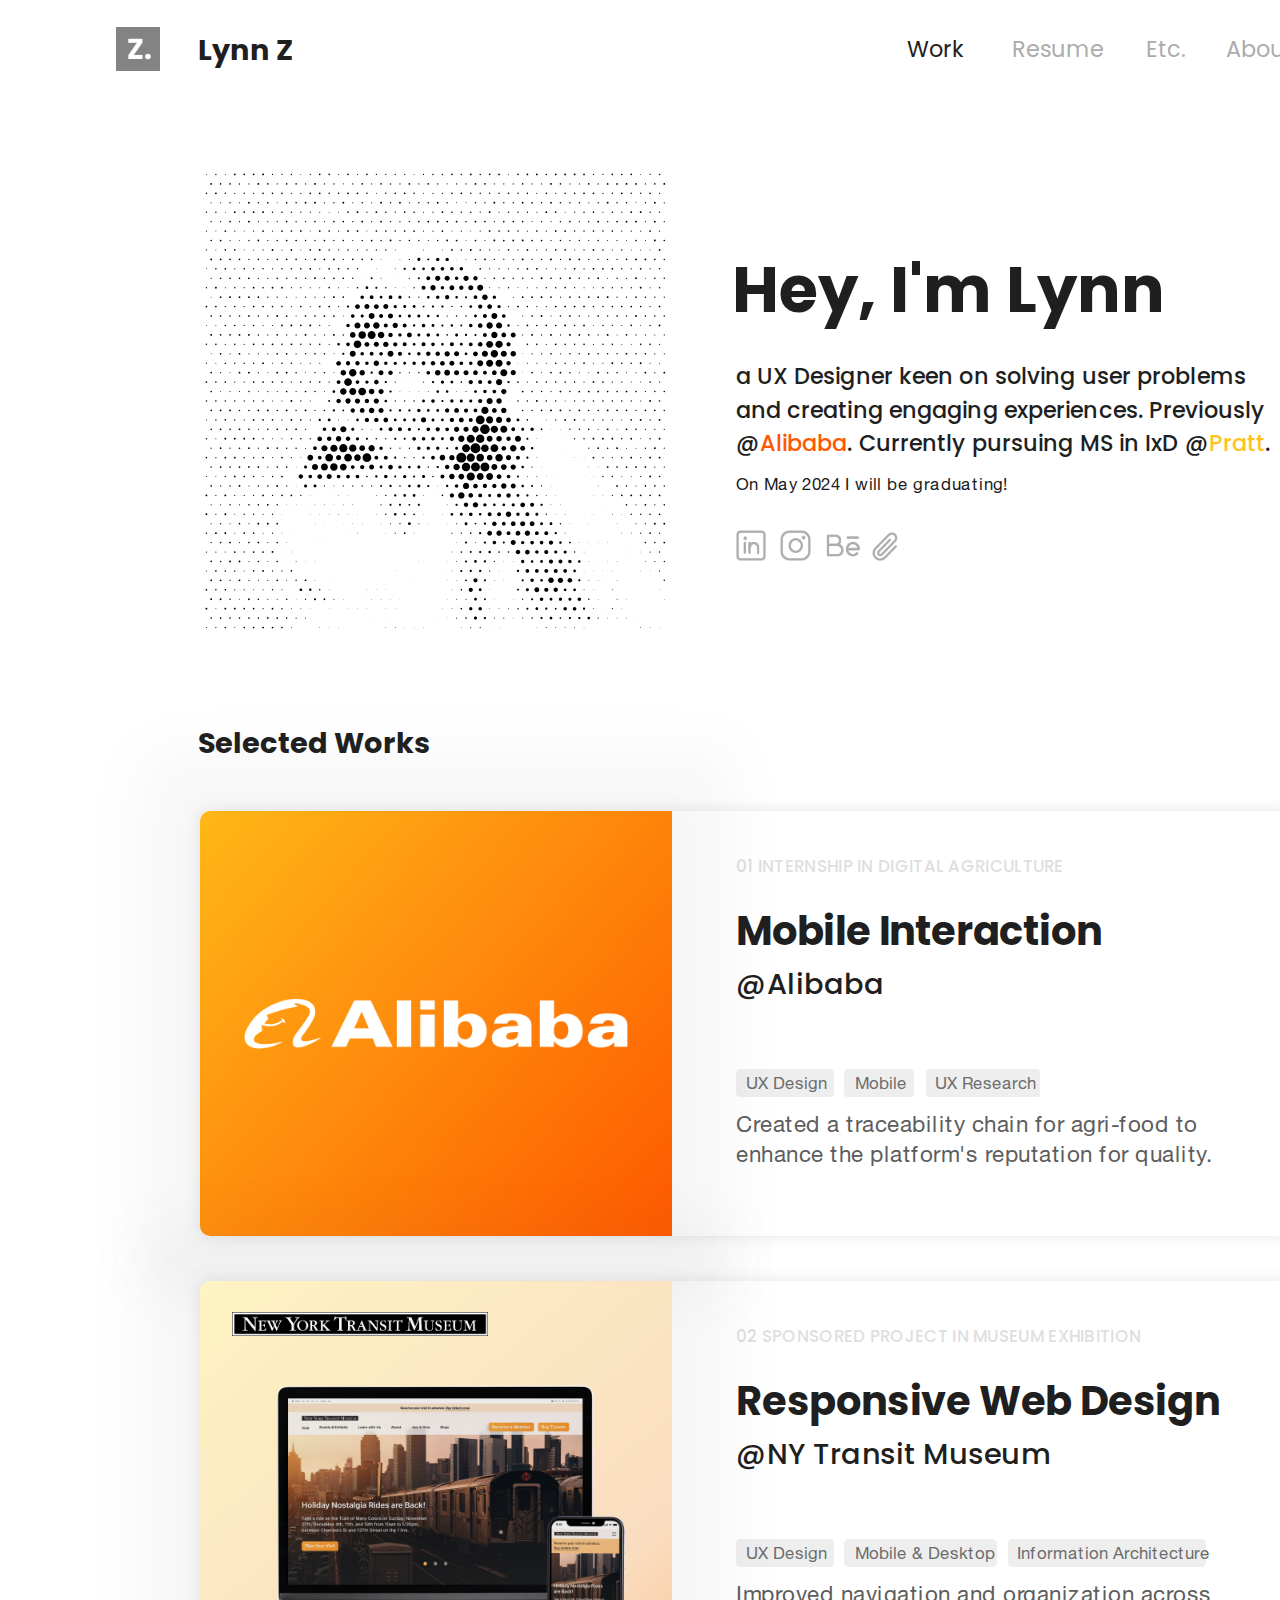
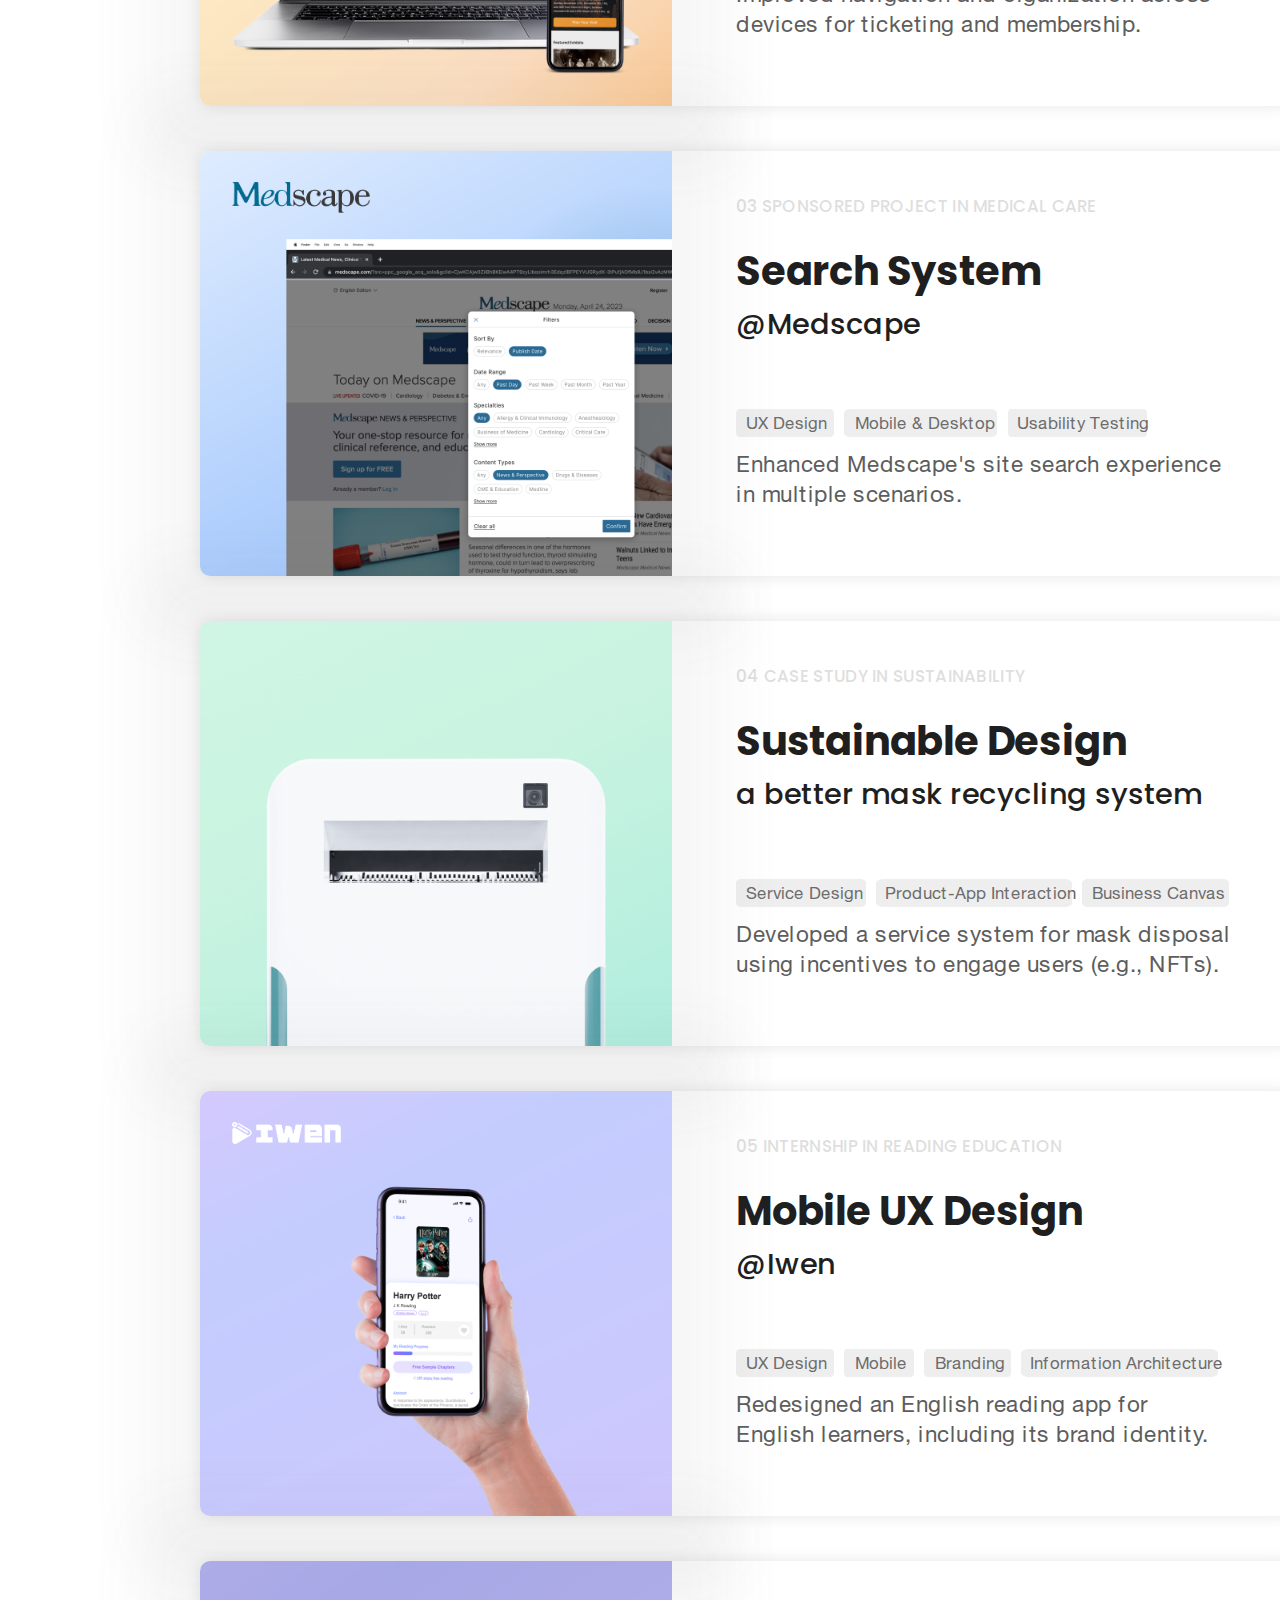
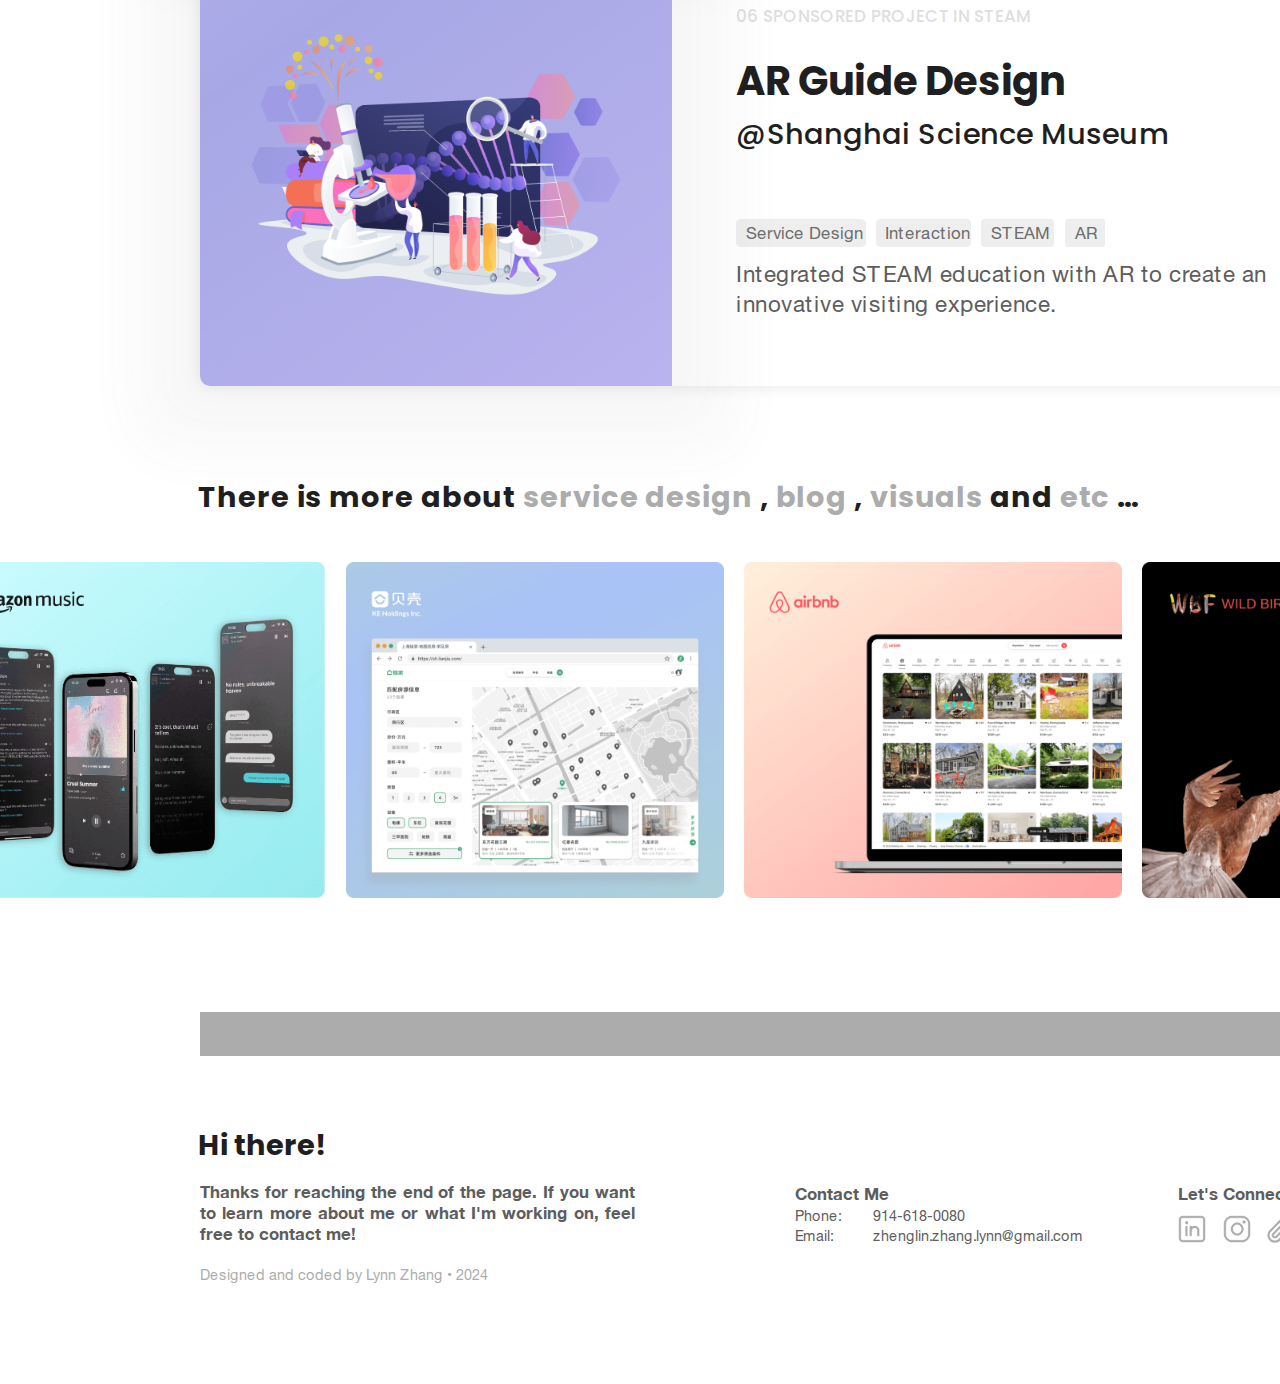
<file: index.html>
<!DOCTYPE html>
<html lang="en">

<head>
    <meta charset="utf-8">
    <meta name="viewport" content="width=device-width, initial-scale=1.0">
    <title>Lynn Zhang | Work</title>
    <style>
        @font-face {
            font-family: 'Helvetica Neue';
            src: url("static/fonts/HelveticaNeue.ttf")
        }

        @font-face {
            font-family: 'Helvetica Neue Bold';
            src: url("static/fonts/HelveticaNeue-Bold.ttf")
        }

        @font-face {
            font-family: 'Helvetica Neue Light';
            src: url("static/fonts/HelveticaNeue-Light.ttf")
        }
    </style>
    <link rel="shortcut icon" href="static/image/cover/favicon.ico">
    <link rel="preconnect" href="https://fonts.googleapis.com">
    <link rel="preconnect" href="https://fonts.gstatic.com" crossorigin>
    <link href="https://fonts.googleapis.com/css2?family=Poppins:wght@300;400;500;700&display=swap" rel="stylesheet">
    <link href="./static/css/portfolio.css" rel="stylesheet">
    <link href="./static/css/style.css" rel="stylesheet">
    <link href="https://cdn.jsdelivr.net/npm/bootstrap@5.1.3/dist/css/bootstrap.min.css" rel="stylesheet"
        crossorigin="anonymous">
    <script src="https://cdn.jsdelivr.net/npm/bootstrap@5.1.3/dist/js/bootstrap.bundle.min.js"
        crossorigin="anonymous"></script>
    <link href="./static/css/home.css" rel="stylesheet">
    <link rel="stylesheet" href="./static/css/animate.css" />
</head>

<body>
    <div class="nav">
        <a href="#" id="sy0">
            <img alt="pic" src="./static/image/common/logo.png"
                style="width:44.0px;height:44.0px;margin:27.0px 0 0 116.0px;position: fixed;z-index:9999;opacity:1;">
        </a>
        <img alt="pic" src="./static/image/common/click.png"
            style="width:57.6px;height:4px;margin:62.6px 0 0 906.8px;opacity: 0;" id="lig1">
        <img alt="pic" src="./static/image/common/click.png"
            style="width:91.2px;height:4px;margin:62.6px 0 0 1012.4px;opacity: 0;" id="lig2">
        <img alt="pic" src="./static/image/common/click.png"
            style="width:37.2px;height:4px;margin:62.6px 0 0 1146.4px;opacity: 0;" id="lig3">
        <img alt="pic" src="./static/image/common/click.png"
            style="width:68.2px;height:4px;margin:62.6px 0 0 1226.4px;opacity: 0;" id="lig4">
        <a href="/">
            <p class="font1" style="margin:28.6px 0 0 198.2px">Lynn Z</p>
        </a>
        <a href="/">
            <p class="font2" style="margin:33.0px 0 0 906.8px" id="lig11">Work</p>
        </a>
        <a target="_blank" href="https://drive.google.com/file/d/1Fj9TLvb60T07fDlUSmnbDXqyg7BCTxRq/view?usp=sharing">
            <p class="font3" style="margin:33.0px 0 0 1012.4px" id="lig22">Resume</p>
        </a>
        <a href="./etc.html">
            <p class="font3" style="margin:33.0px 0 0 1145.6px" id="lig33">Etc.</p>
        </a>
        <a href="./about.html">
            <p class="font3" style="margin:33.0px 0 0 1226.4px" id="lig44">About</p>
        </a>
    </div>
    <div id="page1">
        <p class="font1" style="margin:130.2px 0 0 732.0px;font-size: 64.0px;">Hey, I'm Lynn</p>
        <div class="font2"
            style="margin:248.0px 0 0 735.6px;letter-spacing:0.1px;width: 542.0px;font-weight: 500;font-size: 22.4px;color: #1F1F1F;font-family: 'Poppins', sans-serif;line-height: 33.6px;">
            a UX Designer keen on solving user problems and creating engaging experiences. Previously @<a href="https://www.alibabagroup.com/" target="_blank"><p
            style="display: inline;font-family: 'Poppins', sans-serif, sans-serif;color: #FE5900;">Alibaba</p></a>.
            Currently pursuing MS in IxD @<a href="https://www.pratt.edu/" target="_blank"><p
            style="display: inline;font-family: 'Poppins', sans-serif, sans-serif;color: #FFC31F;">Pratt</p></a>.</div>
        <p
            style="font-family: 'Helvetica Neue';font-size: 16.8px;color:#1B1B1B;letter-spacing: 0.4px;margin:359.8px 0 0 735.6px;position: absolute;">
            On May 2024 I will be graduating!</p>
        <a href="https://www.linkedin.com/in/zhenglinzhang/" target="_blank" id="linkedin1"><img
                alt="pic" src="./static/image/common/linkedin-hover.png" id="l21"
                style="width:38.8px;margin:414.4px 0 0 731.6px;opacity: 0;"><img alt="pic"
                src="./static/image/common/linkedin.png" id="l11"
                style="width:38.8px;margin:414.4px 0 0 731.6px;opacity: 1;"></a>
        <a href="https://www.instagram.com/z__zlynn/" target="_blank" id="ins1"><img alt="pic"
                src="./static/image/common/ins-hover.png" id="i21"
                style="width:38.8px;margin:414.4px 0 0 776.4px;opacity: 0;">
            <img alt="pic" src="./static/image/common/ins.png" id="i11"
                style="width:38.8px;margin:414.4px 0 0 776.4px;opacity: 1;"></a>
        <a href="https://www.behance.net/zzlynn" target="_blank" id="behance1"><img alt="pic"
                src="./static/image/common/behance-hover.png" id="b21"
                style="width:38.8px;margin:414.4px 0 0 822.0px;opacity: 0;">
            <img alt="pic" src="./static/image/common/behance.png" id="b11"
                style="width:38.8px;margin:414.4px 0 0 822.0px;opacity: 1;"></a>
        <a href="mailto:zhenglin.zhang.lynn@gmail.com" target="_blank" id="email1"><img alt="pic"
                src="./static/image/common/mail-hover.png" id="e21"
                style="width:35.0px;margin:417.4px 0 0 868.0px;opacity: 0;"><img alt="pic"
                src="./static/image/common/mail.png" id="e11"
                style="width:35.0px;margin:417.4px 0 0 868.0px;opacity: 1;"></a>
        <p class="title" style="margin:610px 0 0 198.2px;">Selected Works</p>
    </div>
    <div class="wow animate__fadeInUp" data-wow-duration="1.2s" data-wow-delay="0s" data-wow-offset="20"
        style="margin-top:20px">
        <div
            style="position: absolute;margin: 25px 0 0 max(calc(50% - 547px), 200px);width: 1094.0px;height: 425.7px;background: transparent;border-radius: 10px;box-shadow: 0 0 15px rgba(0, 0, 0, 0.1);">
        </div>
        <div class="work" style="margin-top:0px">
            <div class="img-box" style="margin:25px 0 0 199.8px;float: left;">
                <a href="AlibabaDigitalAgriculture.html">
                    <img alt="pic" src="./static/image/home/ali.png" id="ali_cover" class="img"
                        style="position: static;">
                </a>
            </div>
            <!-- <img alt="pic" src="./static/image/cover/ali_logo.png"
                style="position: absolute;margin: 56px 0 0 -440px;width: 190.4px;"> -->
            <img alt="pic" src="./static/image/cover/ali_square.png" id="ali_highlight"
                style="width:0;height:19.2px;margin:152px 0 0 63.8px">
            <a href="AlibabaDigitalAgriculture.html">
                <p class="font1" style="margin:115.6px 0 0 736.0px;letter-spacing: -0.2px;font-size: 40px;"
                    id="ali_font">Mobile Interaction</p>
            </a>
            <p class="font2"
                style="margin:177.4px 0 0 736.0px;letter-spacing: 0.5px;font-size: 28.8px;font-weight: 500;font-family: 'Poppins', sans-serif;">
                @Alibaba</p>
            <p class="font2"
                style="margin:68px 0 0 736.0px;letter-spacing: 0.3px;font-size: 16.8px;font-weight: 500;font-family: 'Poppins', sans-serif;color: #5D5D5D;opacity: 0.2;">
                01 INTERNSHIP IN DIGITAL AGRICULTURE</p>
            <p class="font3"
                style="margin:323.6px 0 0 736.0px;letter-spacing: 0.5px;font-size:22.4px;line-height: 30.0px;width: 494.0px;">Created a
                traceability chain for agri-food to enhance the platform's reputation for quality.</p>
            <p class="font4" style="margin:285.6px 0 0 746px;color:#5d5d5d;">UX Design</p>
            <p class="font4" style="margin:285.6px 0 0 854.5px;color:#5d5d5d;">Mobile</p>
            <p class="font4" style="margin:285.6px 0 0 935.4px;color:#5d5d5d;">UX Research</p>
            <img alt="pic" src="./static/image/cover/ia_1.png"
                style="width:98.0px;height:27.6px;margin:283.8px 0 0 64.3px">
            <img alt="pic" src="./static/image/cover/ia_1.png"
                style="width:70.0px;height:27.6px;margin:283.8px 0 0 172.5px">
            <img alt="pic" src="./static/image/cover/ia_2.png"
                style="width:114.4px;height:27.6px;margin:283.8px 0 0 254.3px">
        </div>
    </div>
    <div class="wow animate__fadeInUp" data-wow-duration="1.2s" data-wow-delay="0s" data-wow-offset="20"
        style="margin-top:-90px">
        <div
            style="position: absolute;margin: 25px 0 0 max(calc(50% - 547px), 200px);width: 1094.0px;height: 425.7px;background: transparent;border-radius: 10px;box-shadow: 0 0 15px rgba(0, 0, 0, 0.1);">
        </div>
        <div class="work" style="margin-top:60px">
            <div class="img-box" style="margin:25px 0 0 199.8px;float: left;">
                <a href="NYTransitMuseum.html">
                    <img alt="pic" src="./static/image/home/ia.png" id="ia_cover" class="img" style="position: static;">
                </a>
            </div>
            <img alt="pic" src="./static/image/cover/ia_logo.png"
                style="position: absolute;margin: 56px 0 0 -440px;width: 256.0px;">
            <img alt="pic" src="./static/image/cover/ia_square.png" id="ia_highlight"
                style="width:0;height:19.2px;margin:152px 0 0 63.8px">
            <a href="NYTransitMuseum.html">
                <p class="font1" style="margin:115.6px 0 0 736.0px;letter-spacing: -0.2px;font-size: 40px;"
                    id="ia_font">Responsive Web Design</p>
            </a>
            <p class="font2"
                style="margin:177.4px 0 0 736.0px;letter-spacing: 0.5px;font-size: 28.8px;font-weight: 500;font-family: 'Poppins', sans-serif;">
                @NY Transit Museum</p>
            <p class="font2"
                style="margin:68px 0 0 736.0px;letter-spacing: 0.3px;font-size: 16.8px;font-weight: 500;font-family: 'Poppins', sans-serif;color: #5D5D5D;opacity: 0.2;">
                02 SPONSORED PROJECT IN MUSEUM EXHIBITION</p>
            <p class="font3"
                style="margin:323.6px 0 0 736.0px;letter-spacing: 0.5px;font-size:22.4px;line-height: 30.0px;width: 494.0px;">Improved
                navigation and organization across devices for ticketing and membership.</p>
            <p class="font4" style="margin:285.6px 0 0 746px;color:#5d5d5d;">UX Design</p>
            <p class="font4" style="margin:285.6px 0 0 854.5px;color:#5d5d5d;">Mobile & Desktop</p>
            <p class="font4" style="margin:285.6px 0 0 1017.4px;color:#5d5d5d;">Information Architecture</p>
            <img alt="pic" src="./static/image/cover/ia_1.png"
                style="width:98.0px;height:27.6px;margin:283.8px 0 0 64.3px">
            <img alt="pic" src="./static/image/cover/ia_1.png"
                style="width:153.0px;height:27.6px;margin:283.8px 0 0 172.5px">
            <img alt="pic" src="./static/image/cover/ia_2.png"
                style="width:198.4px;height:27.6px;margin:283.8px 0 0 336.3px">
        </div>
    </div>

    <div class="wow animate__fadeInUp" data-wow-duration="1.2s" data-wow-delay="0s" data-wow-offset="20"
        style="margin-top:-90px">
        <div
            style="position: absolute;margin: 25px 0 0 max(calc(50% - 547px), 200px);width: 1094.0px;height: 425.7px;background: transparent;border-radius: 10px;box-shadow: 0 0 15px rgba(0, 0, 0, 0.1);">
        </div>
        <div class="work" style="margin-top:60px">
            <div class="img-box" style="margin:25px 0 0 199.8px;float: left;">
                <a href="medscape.html">
                    <img alt="pic" src="./static/image/home/med.png" id="med_cover" class="img"
                        style="position: static;">
                </a>
            </div>
            <img alt="pic" src="./static/image/cover/med_logo.png"
                style="position: absolute;margin: 56px 0 0 -440px;width: 137.8px;">
            <img alt="pic" src="./static/image/cover/med_square.png" id="med_highlight"
                style="width:0;height:19.2px;margin:152px 0 0 63.8px">
            <a href="medscape.html">
                <p class="font1" style="margin:115.6px 0 0 736.0px;letter-spacing: -0.2px;font-size: 40px;"
                    id="med_font">Search System</p>
            </a>
            <p class="font2"
                style="margin:177.4px 0 0 736.0px;letter-spacing: 0.5px;font-size: 28.8px;font-weight: 500;font-family: 'Poppins', sans-serif;">
                @Medscape</p>
            <p class="font2"
                style="margin:68px 0 0 736.0px;letter-spacing: 0.3px;font-size: 16.8px;font-weight: 500;font-family: 'Poppins', sans-serif;color: #5D5D5D;opacity: 0.2;">
                03 SPONSORED PROJECT IN MEDICAL CARE</p>
            <p class="font3"
                style="margin:323.6px 0 0 736.0px;letter-spacing: 0.5px;font-size:22.4px;line-height: 30.0px;width: 494.0px;">Enhanced
                Medscape's site search experience in multiple scenarios.</p>
            <p class="font4" style="margin:285.6px 0 0 746px;color:#5d5d5d;">UX Design</p>
            <p class="font4" style="margin:285.6px 0 0 854.5px;color:#5d5d5d;">Mobile & Desktop</p>
            <p class="font4" style="margin:285.6px 0 0 1017.4px;color:#5d5d5d;">Usability Testing</p>
            <img alt="pic" src="./static/image/cover/ia_1.png"
                style="width:98.0px;height:27.6px;margin:283.8px 0 0 64.3px">
            <img alt="pic" src="./static/image/cover/ia_1.png"
                style="width:153.0px;height:27.6px;margin:283.8px 0 0 172.5px">
            <img alt="pic" src="./static/image/cover/ia_2.png"
                style="width:139.4px;height:27.6px;margin:283.8px 0 0 336.3px">
        </div>
    </div>
    <div class="wow animate__fadeInUp" data-wow-duration="1.2s" data-wow-delay="0s" data-wow-offset="20"
        style="margin-top:-90px">
        <div
            style="position: absolute;margin: 25px 0 0 max(calc(50% - 547px), 200px);width: 1094.0px;height: 425.7px;background: transparent;border-radius: 10px;box-shadow: 0 0 15px rgba(0, 0, 0, 0.1);">
        </div>
        <div class="work" style="margin-top:60px">
            <div class="img-box" style="margin:25px 0 0 199.8px;float: left;">
                <a href="moos.html">
                    <img alt="pic" src="./static/image/home/moos.png" id="moos_cover" class="img"
                        style="position: static;">
                </a>
            </div>
            <img alt="pic" src="./static/image/cover/moos_square.png" id="moos_highlight"
                style="width:0;height:19.2px;margin:152px 0 0 63.8px">
            <a href="moos.html">
                <p class="font1" style="margin:115.6px 0 0 736.0px;letter-spacing: -0.2px;font-size: 40px;"
                    id="moos_font">Sustainable Design</p>
            </a>
            <p class="font2"
                style="margin:177.4px 0 0 736.0px;letter-spacing: 0.5px;font-size: 28.8px;font-weight: 500;font-family: 'Poppins', sans-serif;">
                a better mask recycling system</p>
            <p class="font2"
                style="margin:68px 0 0 736.0px;letter-spacing: 0.3px;font-size: 16.8px;font-weight: 500;font-family: 'Poppins', sans-serif;color: #5D5D5D;opacity: 0.2;">
                04 CASE STUDY IN SUSTAINABILITY</p>
            <p class="font3"
                style="margin:323.6px 0 0 736.0px;letter-spacing: 0.5px;font-size:22.4px;line-height: 30.0px;width: 494.0px;">
                Developed a service system for mask disposal using incentives to engage users (e.g., NFTs).</p>
            <p class="font4" style="margin:285.6px 0 0 746px;color:#5d5d5d;">Service Design</p>
            <p class="font4" style="margin:285.6px 0 0 884.5px;color:#5d5d5d;">Product-App Interaction</p>
            <p class="font4" style="margin:285.6px 0 0 1091.5px;color:#5d5d5d;">Business Canvas</p>
            <img alt="pic" src="./static/image/cover/ia_1.png"
                style="width:130.0px;height:27.6px;margin:283.8px 0 0 64.3px">
            <img alt="pic" src="./static/image/cover/ia_1.png"
                style="width:196.0px;height:27.6px;margin:283.8px 0 0 204.5px">
            <img alt="pic" src="./static/image/cover/ia_1.png"
                style="width:147.0px;height:27.6px;margin:283.8px 0 0 410.5px">
        </div>
    </div>
    <div class="wow animate__fadeInUp" data-wow-duration="1.2s" data-wow-delay="0s" data-wow-offset="20"
        style="margin-top:-90px">
        <div
            style="position: absolute;margin: 25px 0 0 max(calc(50% - 547px), 200px);width: 1094.0px;height: 425.7px;background: transparent;border-radius: 10px;box-shadow: 0 0 15px rgba(0, 0, 0, 0.1);">
        </div>
        <div class="work" style="margin-top:60px">
            <div class="img-box" style="margin:25px 0 0 199.8px;float: left;">
                <a href="iwen.html">
                    <img alt="pic" src="./static/image/home/iwen.png" id="iwen_cover" class="img"
                        style="position: static;">
                </a>
            </div>
            <img alt="pic" src="./static/image/cover/iwen_logo.png"
                style="position: absolute;margin: 56px 0 0 -440px;width: 109.1px;">
            <img alt="pic" src="./static/image/cover/iwen_square.png" id="iwen_highlight"
                style="width:0;height:19.2px;margin:152px 0 0 63.8px">
            <a href="iwen.html">
                <p class="font1" style="margin:115.6px 0 0 736.0px;letter-spacing: -0.2px;font-size: 40px;"
                    id="iwen_font">Mobile UX Design</p>
            </a>
            <p class="font2"
                style="margin:177.4px 0 0 736.0px;letter-spacing: 0.5px;font-size: 28.8px;font-weight: 500;font-family: 'Poppins', sans-serif;">
                @Iwen</p>
            <p class="font2"
                style="margin:68px 0 0 736.0px;letter-spacing: 0.3px;font-size: 16.8px;font-weight: 500;font-family: 'Poppins', sans-serif;color: #5D5D5D;opacity: 0.2;">
                05 INTERNSHIP IN READING EDUCATION</p>
            <p class="font3"
                style="margin:323.6px 0 0 736.0px;letter-spacing: 0.5px;font-size:22.4px;line-height: 30.0px;width: 494.0px;">
                Redesigned an English reading app for English learners, including its brand identity.</p>
            <p class="font4" style="margin:285.6px 0 0 746px;color:#5d5d5d;">UX Design</p>
            <p class="font4" style="margin:285.6px 0 0 854.5px;color:#5d5d5d;">Mobile</p>
            <p class="font4" style="margin:285.6px 0 0 934.5px;color:#5d5d5d;">Branding</p>
            <p class="font4" style="margin:285.6px 0 0 1029.5px;color:#5d5d5d;">Information Architecture</p>
            <img alt="pic" src="./static/image/cover/ia_1.png"
                style="width:98.0px;height:27.6px;margin:283.8px 0 0 64.3px">
            <img alt="pic" src="./static/image/cover/ia_1.png"
                style="width:70.0px;height:27.6px;margin:283.8px 0 0 172.5px">
            <img alt="pic" src="./static/image/cover/ia_1.png"
                style="width:87.0px;height:27.6px;margin:283.8px 0 0 252.5px">
            <img alt="pic" src="./static/image/cover/ia_1.png"
                style="width:197.0px;height:27.6px;margin:283.8px 0 0 349.5px">
        </div>
    </div>
    
    <div class="wow animate__fadeInUp" data-wow-duration="1.2s" data-wow-delay="0s" data-wow-offset="20"
        style="margin-top:-90px">
        <div
            style="position: absolute;margin: 25px 0 0 max(calc(50% - 547px), 200px);width: 1094.0px;height: 425.7px;background: transparent;border-radius: 10px;box-shadow: 0 0 15px rgba(0, 0, 0, 0.1);">
        </div>
        <div class="work" style="margin-top:60px">
            <div class="img-box" style="margin:25px 0 0 199.8px;float: left;">
                <a href="fireworks.html">
                    <img alt="pic" src="./static/image/home/fire.png" id="fireworks_cover" class="img"
                        style="position: static;">
                </a>
            </div>
            <img alt="pic" src="./static/image/cover/fireworks_square.png" id="fireworks_highlight"
                style="width:0;height:19.2px;margin:152px 0 0 63.8px">
            <a href="fireworks.html">
                <p class="font1" style="margin:115.6px 0 0 736.0px;letter-spacing: -0.2px;font-size: 40px;"
                    id="fireworks_font">AR Guide Design</p>
            </a>
            <p class="font2"
                style="margin:177.4px 0 0 736.0px;letter-spacing: 0.5px;font-size: 28.8px;font-weight: 500;font-family: 'Poppins', sans-serif;">
                @Shanghai Science Museum</p>
            <p class="font2"
                style="margin:68px 0 0 736.0px;letter-spacing: 0.3px;font-size: 16.8px;font-weight: 500;font-family: 'Poppins', sans-serif;color: #5D5D5D;opacity: 0.2;">
                06 SPONSORED PROJECT IN STEAM</p>
            <p class="font3"
                style="margin:323.6px 0 0 736.0px;letter-spacing: 0.5px;font-size:22.4px;line-height: 30.0px;">
                Integrated STEAM education with AR to create an innovative visiting experience.</p>
            <p class="font4" style="margin:285.6px 0 0 746px;color:#5d5d5d;">Service Design</p>
            <p class="font4" style="margin:285.6px 0 0 884.5px;color:#5d5d5d;">Interaction</p>
            <p class="font4" style="margin:285.6px 0 0 990.5px;color:#5d5d5d;">STEAM</p>
            <p class="font4" style="margin:285.6px 0 0 1074.5px;color:#5d5d5d;">AR</p>
            <img alt="pic" src="./static/image/cover/ia_1.png"
                style="width:130.0px;height:27.6px;margin:283.8px 0 0 64.3px">
            <img alt="pic" src="./static/image/cover/ia_1.png"
                style="width:95.0px;height:27.6px;margin:283.8px 0 0 204.5px">
            <img alt="pic" src="./static/image/cover/ia_1.png"
                style="width:73.0px;height:27.6px;margin:283.8px 0 0 309.5px">
            <img alt="pic" src="./static/image/cover/ia_1.png"
                style="width:40.0px;height:27.6px;margin:283.8px 0 0 393.5px">
        </div>
    </div>


    <!-- <div class="wow animate__fadeInUp" data-wow-duration="1.2s" data-wow-delay="0s" data-wow-offset="20">
        <div class="work">
            <div class="img-box" style="margin:25px 0 0 199.8px;float: left;">
                <a href="hive.html">
                    <img alt="pic" src="./static/image/cover/hive123.png" id="hive_cover" class="img"
                        style="position: static;">
                </a>
            </div>
            <img alt="pic" src="./static/image/cover/hive_square.png" id="hive_highlight"
                style="width:0;height:19.2px;margin:179.8px 0 0 80.8px">
            <a href="hive.html">
                <p class="font1" style="margin:106.6px 0 0 747.2px" id="hive_font">HIVE</p>
            </a>
            <p class="font2" style="margin:206.6px 0 0 751.2px;letter-spacing: 0.5px;">Better Socialization for Lao Piao
            </p>
            <p class="font3" style="margin:301.8px 0 0 752.0px;letter-spacing: 0.4px;">The project focuses on the
                elderly drifters in first-tier cities in China, called Lao Piao, helping them to improve their personal
                awareness and focus on their needs.</p>
            <p class="font4" style="margin:253.8px 0 0 762.5px;color:#5d5d5d;">UX Design</p>
            <p class="font4" style="margin:253.8px 0 0 871px;color:#5d5d5d;">Service Design</p>
            <p class="font4" style="margin:253.8px 0 0 1008.2px;color:#5d5d5d;">Equity for Minority</p>
            <img alt="pic" src="./static/image/cover/iwen_1.png"
                style="width:98.0px;height:27.6px;margin:253px 0 0 80.8px">
            <img alt="pic" src="./static/image/cover/iwen_1.png"
                style="width:129.6px;height:27.6px;margin:253px 0 0 189px">
            <img alt="pic" src="./static/image/cover/iwen_2.png"
                style="width:152.4px;height:27.6px;margin:253px 0 0 328.8px">
        </div>
    </div> -->

    <div id="page_the" style="margin-top:-30px">
        <div class="title" style="margin:70px 0 0 198.2px;letter-spacing: 0.9px;">There is more about <a
                href="/etc.html" onclick="ppp01()">
                <p style="display: inline;color: #acacac;" id="click11">service design</p>
            </a>, <a href="/etc.html" onclick="ppp02()">
                <p style="display: inline;color: #acacac;" id="click12">blog</p>
            </a>, <a href="/etc.html" onclick="ppp03()">
                <p style="display: inline;color: #acacac;" id="click13">visuals</p>
            </a> and <a href="/etc.html">
                <p style="display: inline;color: #acacac;" id="click14">etc</p>
            </a>…
        </div>
        <img alt="pic" src="./static/image/common/click.png" id="click1"
            style="width:224.0px;height:4px;margin:109.0px 0 0 518.2px;opacity: 0;position: absolute;">
        <img alt="pic" src="./static/image/common/click.png" id="click2"
            style="width:66.0px;height:4px;margin:109.0px 0 0 768.8px;opacity: 0;position: absolute;">
        <img alt="pic" src="./static/image/common/click.png" id="click3"
            style="width:110.0px;height:4px;margin:109.0px 0 0 860.8px;opacity: 0;position: absolute;">
        <img alt="pic" src="./static/image/common/click.png" id="click4"
            style="width:48.0px;height:4px;margin:109.0px 0 0 1048.8px;opacity: 0;position: absolute;">
    </div>
    <div id="container1">
        <a href="/etc.html" onclick="ppp1()"><img src="./static/image/home/6.png" alt="Image 1" id="image1"
                class="image1" ondragstart='return false;'></a>
        <a href="/etc.html" onclick="ppp2()"><img src="./static/image/home/1.png" alt="Image 2" id="image2"
                class="image1" ondragstart='return false;'></a>
        <a href="/etc.html" onclick="ppp3()"><img src="./static/image/home/2.png" alt="Image 3" id="image3"
                class="image1" ondragstart='return false;'></a>
        <a href="/etc.html" onclick="ppp4()"><img src="./static/image/home/3.png" alt="Image 4" id="image4"
                class="image1" ondragstart='return false;'></a>
        <a href="/etc.html" onclick="ppp5()"><img src="./static/image/home/7.png" alt="Image 1" id="image5"
                class="image1" ondragstart='return false;'></a>
        <a href="/etc.html" onclick="ppp6()"><img src="./static/image/home/8.png" alt="Image 2" id="image6"
                class="image1" ondragstart='return false;'></a>
        <a href="/etc.html" onclick="ppp7()"><img src="./static/image/home/9.png" alt="Image 3" id="image7"
                class="image1" ondragstart='return false;'></a>
        <a href="/etc.html" onclick="ppp8()"><img src="./static/image/home/10.png" alt="Image 4" id="image8"
                class="image1" ondragstart='return false;'></a>
        <a href="/etc.html" onclick="ppp9()"><img src="./static/image/home/11.png" alt="Image 1" id="image9"
                class="image1" ondragstart='return false;'></a>
        <a href="/etc.html" onclick="ppp10()"><img src="./static/image/home/12.png" alt="Image 2" id="image10"
                class="image1" ondragstart='return false;'></a>
        <a href="/etc.html" onclick="ppp11()"><img src="./static/image/home/13.png" alt="Image 3" id="image11"
                class="image1" ondragstart='return false;'></a>
        <!-- <a href="/etc.html" onclick="ppp12()"><img src="./static/image/home/12.png" alt="Image 4" id="image12"
                class="image1" ondragstart='return false;'></a>
        <a href="/etc.html" onclick="ppp13()"><img src="./static/image/home/13.png" alt="Image 4" id="image13"
                class="image1" ondragstart='return false;'></a> -->


        <a href="/etc.html" onclick="ppp1()"><img src="./static/image/home/a6.png" alt="Image 1" id="image1_h"
                class="image1_h" ondragstart='return false;' style="opacity:0"></a>
        <a href="/etc.html" onclick="ppp2()"><img src="./static/image/home/a1.png" alt="Image 2" id="image2_h"
                class="image1_h" ondragstart='return false;' style="opacity:0"></a>
        <a href="/etc.html" onclick="ppp3()"><img src="./static/image/home/a2.png" alt="Image 3" id="image3_h"
                class="image1_h" ondragstart='return false;' style="opacity:0"></a>
        <a href="/etc.html" onclick="ppp4()"><img src="./static/image/home/a3.png" alt="Image 4" id="image4_h"
                class="image1_h" ondragstart='return false;' style="opacity:0"></a>
        <a href="/etc.html" onclick="ppp5()"><img src="./static/image/home/a7.png" alt="Image 1" id="image5_h"
                class="image1_h" ondragstart='return false;' style="opacity:0"></a>
        <a href="/etc.html" onclick="ppp6()"><img src="./static/image/home/a8.png" alt="Image 2" id="image6_h"
                class="image1_h" ondragstart='return false;' style="opacity:0"></a>
        <a href="/etc.html" onclick="ppp7()"><img src="./static/image/home/a9.png" alt="Image 3" id="image7_h"
                class="image1_h" ondragstart='return false;' style="opacity:0"></a>
        <a href="/etc.html" onclick="ppp8()"><img src="./static/image/home/a10.png" alt="Image 4" id="image8_h"
                class="image1_h" ondragstart='return false;' style="opacity:0"></a>
        <a href="/etc.html" onclick="ppp9()"><img src="./static/image/home/a11.png" alt="Image 1" id="image9_h"
                class="image1_h" ondragstart='return false;' style="opacity:0"></a>
        <a href="/etc.html" onclick="ppp10()"><img src="./static/image/home/a12.png" alt="Image 2" id="image10_h"
                class="image1_h" ondragstart='return false;' style="opacity:0"></a>
        <a href="/etc.html" onclick="ppp11()"><img src="./static/image/home/a13.png" alt="Image 3" id="image11_h"
                class="image1_h" ondragstart='return false;' style="opacity:0"></a>
        <!-- <a href="/etc.html" onclick="ppp12()"><img src="./static/image/home/a12.png" alt="Image 4" id="image12_h"
                class="image1_h" ondragstart='return false;' style="opacity:0"></a>
        <a href="/etc.html" onclick="ppp13()"><img src="./static/image/home/a13.png" alt="Image 4" id="image13_h"
                class="image1_h" ondragstart='return false;' style="opacity:0"></a> -->
    </div>
    <div class="footer">
        <img alt="pic" src="./static/image/common/square.png"
            style="width:1094.0px;height:44.0px;margin:64.0px 0 0 200.0px">
        <p class="font1" style="margin:176.0px 0 0 198.2px">Hi there!</p>
        <p class="font2" style="margin:234.4px 0 0 200px;width:435.0px;line-height: 21px;">Thanks for reaching the
            end
            of the page. If you
            want to learn more about me or what I'm working on, feel free to contact me!</p>
        <p class="font2" style="margin:234.4px 0 0 794.8px;">Contact Me</p>
        <p class="font2" style="margin:234.4px 0 0 1178.0px;">Let's Connect</p>
        <p class="font3" style="margin:316.4px 0 0 200.0px;">Designed and coded by Lynn Zhang • 2024</p>
        <p class="font4" style="margin:258.0px 0 0 794.8px;width:50px;">Phone:
            Email:</p>
        <p class="font4" style="margin:258.0px 0 0 872.8px;width:150px;">914-618-0080
            zhenglin.zhang.lynn@gmail.com</p>
        <a href="https://www.linkedin.com/in/zhenglinzhang/" target="_blank" id="linkedin"><img
                alt="pic" src="./static/image/common/linkedin-hover.png" id="l2"
                style="width:34.0px;margin:264.4px 0 0 1175.2px;opacity: 0;"><img alt="pic"
                src="./static/image/common/linkedin.png" id="l1"
                style="width:34.0px;margin:264.4px 0 0 1175.2px;opacity: 1;"></a>
        <a href="https://www.instagram.com/z__zlynn/" target="_blank" id="ins"><img alt="pic"
                src="./static/image/common/ins-hover.png" id="i2"
                style="width:34.0px;margin:264.4px 0 0 1219.6px;opacity: 0;">
            <img alt="pic" src="./static/image/common/ins.png" id="i1"
                style="width:34.0px;margin:264.4px 0 0 1219.6px;opacity: 1;"></a>
        <a href="mailto:zhenglin.zhang.lynn@gmail.com" target="_blank" id="email"><img alt="pic"
                src="./static/image/common/mail-hover.png" id="e2"
                style="width:34.0px;margin:264.4px 0 0 1262.8px;opacity: 0;"><img alt="pic"
                src="./static/image/common/mail.png" id="e1"
                style="width:34.0px;margin:264.4px 0 0 1262.8px;opacity: 1;"></a>
    </div>
    <script src="static/js/jquery.js"></script>
    <script src="static/js/common.js"></script>
    <script src="static/js/portfolio.js"></script>
    <script src="static/js/libraries/p5.js"></script>
    <script src="static/js/libraries/p5.dom.js"></script>
    <script src="static/js/about_me.js"></script>
    <script src="https://stackpath.bootstrapcdn.com/bootstrap/4.5.2/js/bootstrap.min.js"></script>
    <script src="static/js/home.js"></script>
    <script src="https://cdnjs.cloudflare.com/ajax/libs/wow/1.1.2/wow.min.js"
        integrity="sha512-Eak/29OTpb36LLo2r47IpVzPBLXnAMPAVypbSZiZ4Qkf8p/7S/XRG5xp7OKWPPYfJT6metI+IORkR5G8F900+g=="
        crossorigin="anonymous" referrerpolicy="no-referrer"></script>
    <script>
        new WOW().init();
    </script>
    <script>
        const container = document.getElementById('container1');
        const images = container.getElementsByClassName('image1');
        const images_h = container.getElementsByClassName('image1_h');
        let isPaused = false;

        for (let i = 0; i < images.length; i++) {
            images[i].style.left = (i * (378 + 20)) + 'px';
            images_h[i].style.left = (i * (378 + 20)) + 'px';
        }

        function loop1() {
            if (!isPaused) {
                for (let i = 0; i < images.length; i++) {
                    const image = images[i];
                    const left = parseInt(image.style.left);
                    image.style.left = (left - 1) + 'px';
                    if (left + 378 < -378 + 7) {
                        image.style.left = (378 + 20) * 9 + 46 + 'px';
                    }
                    const image_h = images_h[i];
                    const left_h = parseInt(image_h.style.left);
                    image_h.style.left = (left_h - 1) + 'px';
                    if (left_h + 378 < -378 + 7) {
                        image_h.style.left = (378 + 20) * 9 + 46 + 'px';
                    }
                }
            }
            requestAnimationFrame(loop1);
        }

        container.addEventListener('mouseover', function () {
            isPaused = true;

            document.addEventListener("mousedown", function (event) {
                document.addEventListener("mousemove", moveHandler);
            });

            document.addEventListener("mouseup", function (event) {
                document.removeEventListener("mousemove", moveHandler);
                document.getElementsByClassName("image1_h")[0].style.pointerEvents = "auto";
                document.getElementsByClassName("image1_h")[1].style.pointerEvents = "auto";
                document.getElementsByClassName("image1_h")[2].style.pointerEvents = "auto";
                document.getElementsByClassName("image1_h")[3].style.pointerEvents = "auto";
                document.getElementsByClassName("image1_h")[4].style.pointerEvents = "auto";
                document.getElementsByClassName("image1_h")[5].style.pointerEvents = "auto";
                document.getElementsByClassName("image1_h")[6].style.pointerEvents = "auto";
                document.getElementsByClassName("image1_h")[7].style.pointerEvents = "auto";
                document.getElementsByClassName("image1_h")[8].style.pointerEvents = "auto";
                document.getElementsByClassName("image1_h")[9].style.pointerEvents = "auto";
                document.getElementsByClassName("image1_h")[10].style.pointerEvents = "auto";
                // document.getElementsByClassName("image1_h")[11].style.pointerEvents = "auto";
                // document.getElementsByClassName("image1_h")[12].style.pointerEvents = "auto";
            });
        });

        container.addEventListener('mouseout', function () {
            isPaused = false;
        });

        loop1();

        function moveHandler(event) {
            if (isPaused) {
                var deltaX = event.movementX;
                if (deltaX !== 0) {
                    document.getElementsByClassName("image1_h")[0].style.pointerEvents = "none";
                    document.getElementsByClassName("image1_h")[1].style.pointerEvents = "none";
                    document.getElementsByClassName("image1_h")[2].style.pointerEvents = "none";
                    document.getElementsByClassName("image1_h")[3].style.pointerEvents = "none";
                    document.getElementsByClassName("image1_h")[4].style.pointerEvents = "none";
                    document.getElementsByClassName("image1_h")[5].style.pointerEvents = "none";
                    document.getElementsByClassName("image1_h")[6].style.pointerEvents = "none";
                    document.getElementsByClassName("image1_h")[7].style.pointerEvents = "none";
                    document.getElementsByClassName("image1_h")[8].style.pointerEvents = "none";
                    document.getElementsByClassName("image1_h")[9].style.pointerEvents = "none";
                    document.getElementsByClassName("image1_h")[10].style.pointerEvents = "none";
                    // document.getElementsByClassName("image1_h")[11].style.pointerEvents = "none";
                    // document.getElementsByClassName("image1_h")[12].style.pointerEvents = "none";
                }
                if (deltaX <= 0) {
                    let max_img = 0;
                    let match = [];
                    for (let i = 0; i < images.length; i++) {
                        const image = images[i];
                        const left = parseInt(image.style.left);
                        image.style.left = (left + deltaX) + 'px';
                        if (left + 378 <= 0) {
                            match.push(i)
                        }
                        const image_h = images_h[i];
                        const left_h = parseInt(image_h.style.left);
                        image_h.style.left = (left_h + deltaX) + 'px';
                    }
                    for (let i = 0; i < images.length; i++) {
                        const image = images[i];
                        const left = parseInt(image.style.left);
                        if (left > max_img) {
                            max_img = left
                        }
                    }

                    for (let i = 0; i < match.length; i++) {
                        max_img = max_img + 398
                        images[match[i]].style.left = max_img + 'px';
                        images_h[match[i]].style.left = max_img + 'px';
                    }
                }
            }
        }

        for (let i = 1; i < 12; i++) {
            let s = document.getElementById('image' + i);
            s.addEventListener('mouseover', function () {
                s.style.boxShadow = "0px 0px 20px 20px rgba(92, 92, 92, 0.1)"
                s.style.borderRadius = "7px"
                isPaused = true;
            });
            s.addEventListener('mouseout', function () {
                s.style.boxShadow = "0px 0px 0px 0px rgba(92, 92, 92, 0.1)"
                isPaused = true;
            });
        }

        function ppp1() {
            localStorage.setItem('pre', 1);
        }

        function ppp2() {
            localStorage.setItem('pre', 2);
        }

        function ppp3() {
            localStorage.setItem('pre', 3);
        }

        function ppp4() {
            localStorage.setItem('pre', 4);
        }

        function ppp5() {
            localStorage.setItem('pre', 5);
        }

        function ppp6() {
            localStorage.setItem('pre', 6);
        }

        function ppp7() {
            localStorage.setItem('pre', 7);
        }

        function ppp8() {
            localStorage.setItem('pre', 8);
        }

        function ppp9() {
            localStorage.setItem('pre', 9);
        }

        function ppp10() {
            localStorage.setItem('pre', 10);
        }

        function ppp11() {
            localStorage.setItem('pre', 11);
        }

        function ppp12() {
            localStorage.setItem('pre', 12);
        }

        function ppp13() {
            localStorage.setItem('pre', 13);
        }

        function ppp01() {
            localStorage.setItem('pre', 96);
        }

        function ppp02() {
            localStorage.setItem('pre', 97);
        }

        function ppp03() {
            localStorage.setItem('pre', 98);
        }

        let click11 = document.getElementById("click11")
        $(function () {
            $(click11).on({
                mouseover: function () {
                    let l1 = document.getElementById("click1")
                    $(l1).animate({
                        opacity: 1
                    }, 0);
                },
                mouseout: function () {
                    let l1 = document.getElementById("click1")
                    $(l1).animate({
                        opacity: 0
                    }, 0);
                }
            });
        });

        let click12 = document.getElementById("click12")
        $(function () {
            $(click12).on({
                mouseover: function () {
                    let l1 = document.getElementById("click2")
                    $(l1).animate({
                        opacity: 1
                    }, 0);
                },
                mouseout: function () {
                    let l1 = document.getElementById("click2")
                    $(l1).animate({
                        opacity: 0
                    }, 0);
                }
            });
        });

        let click13 = document.getElementById("click13")
        $(function () {
            $(click13).on({
                mouseover: function () {
                    let l1 = document.getElementById("click3")
                    $(l1).animate({
                        opacity: 1
                    }, 0);
                },
                mouseout: function () {
                    let l1 = document.getElementById("click3")
                    $(l1).animate({
                        opacity: 0
                    }, 0);
                }
            });
        });

        let click14 = document.getElementById("click14")
        $(function () {
            $(click14).on({
                mouseover: function () {
                    let l1 = document.getElementById("click4")
                    $(l1).animate({
                        opacity: 1
                    }, 0);
                },
                mouseout: function () {
                    let l1 = document.getElementById("click4")
                    $(l1).animate({
                        opacity: 0
                    }, 0);
                }
            });
        });

        for (let i = 1; i <= 11; ++i) {
            let image1_h = document.getElementById("image" + i + "_h")
            $(function () {
                $(image1_h).on({
                    mouseover: function () {
                        let l1 = document.getElementById("image" + i + "_h")
                        $(l1).animate({
                            opacity: 1
                        }, 0);
                    },
                    mouseout: function () {
                        let l1 = document.getElementById("image" + i + "_h")
                        $(l1).animate({
                            opacity: 0
                        }, 0);
                    }
                });
            });
        }
    </script>
</body>

</html>
</file>
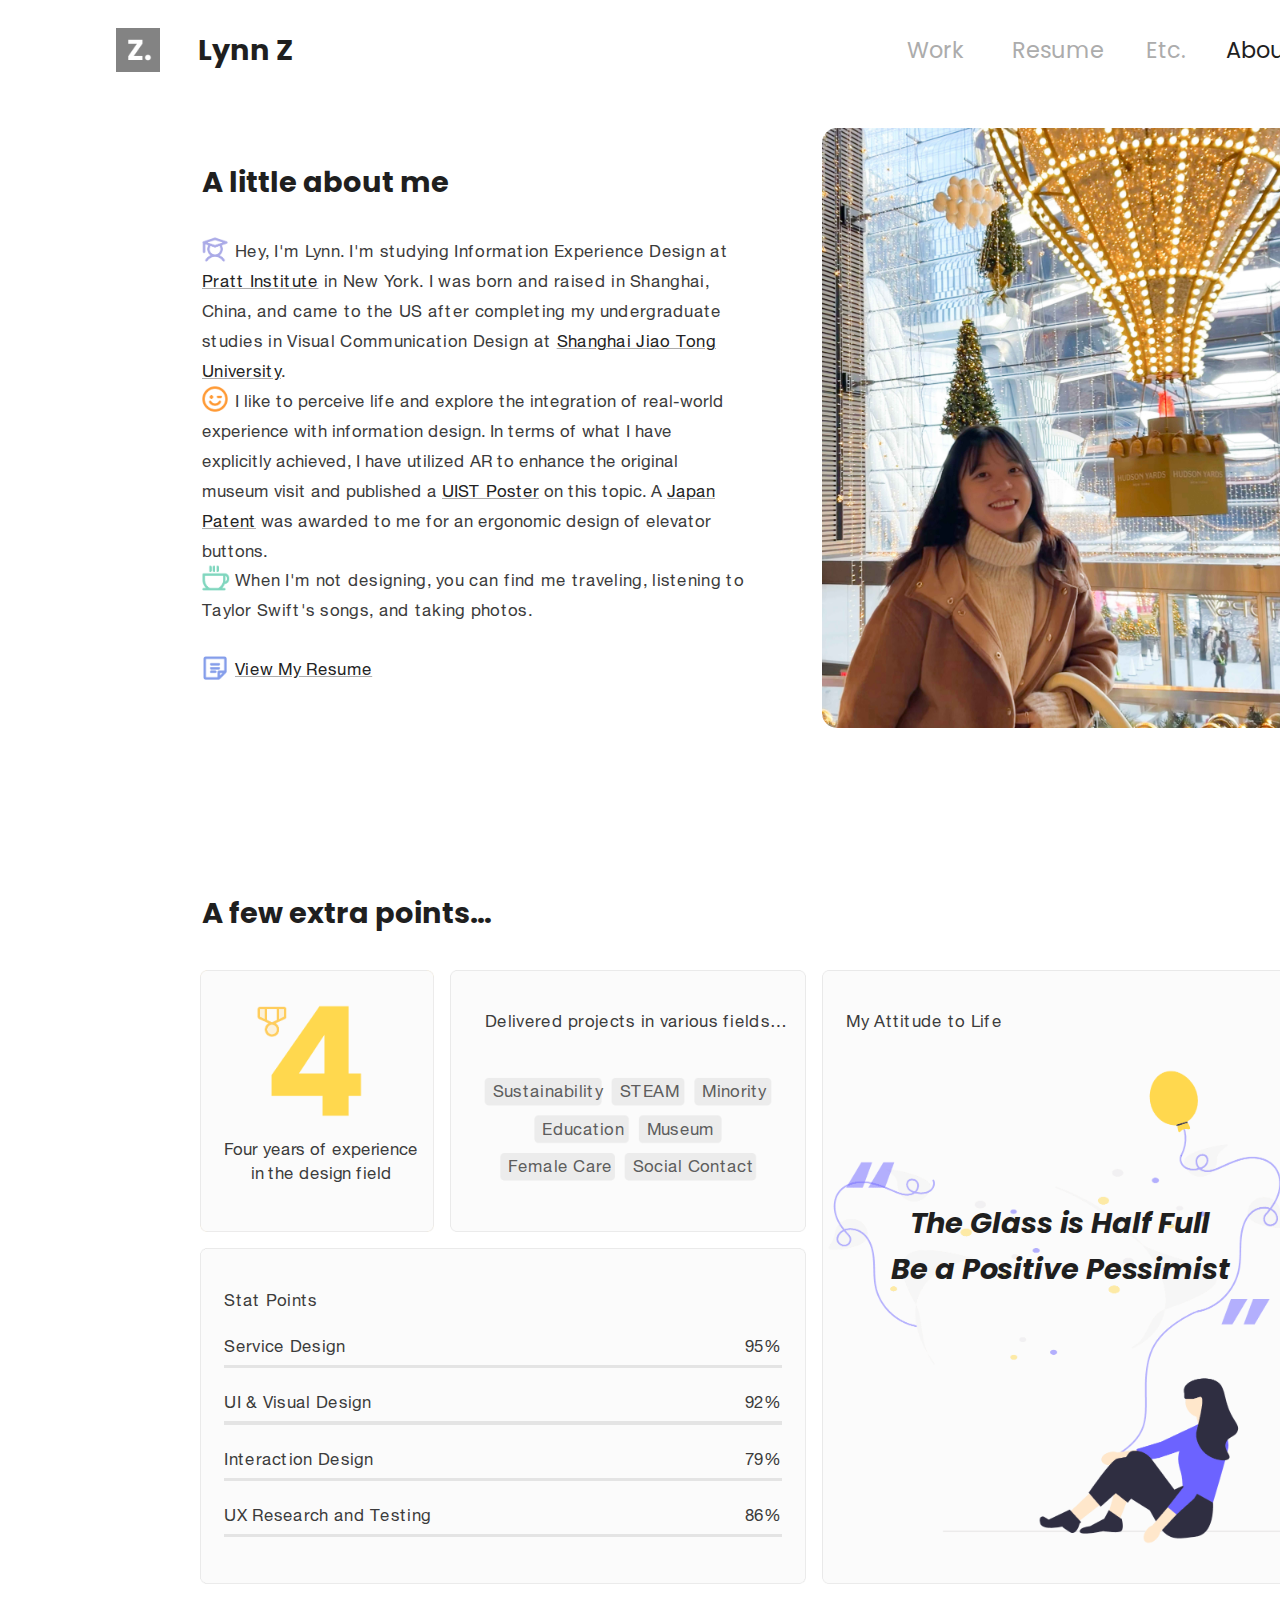
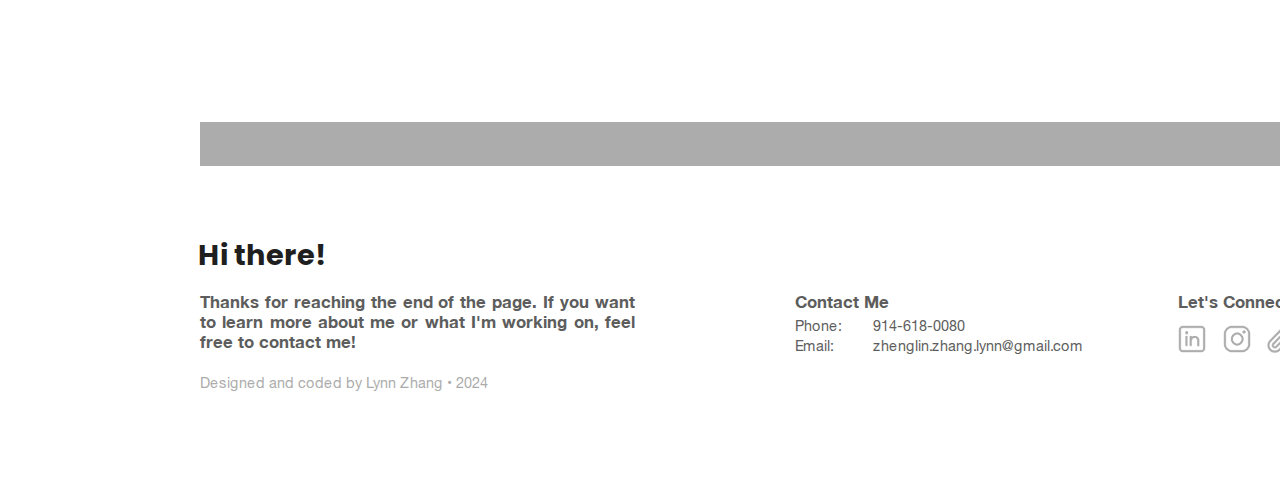
<file: about.html>
<!DOCTYPE html>
<html lang="en">

<head>
    <meta charset="utf-8">
    <meta name="viewport" content="width=device-width, initial-scale=1.0">
    <title>Lynn Zhang | About</title>
    <style>
        @font-face {
            font-family: 'Helvetica Neue';
            src: url("static/fonts/HelveticaNeue.ttf")
        }

        @font-face {
            font-family: 'Helvetica Neue Bold';
            src: url("static/fonts/HelveticaNeue-Bold.ttf")
        }

        @font-face {
            font-family: 'Helvetica Neue Light';
            src: url("static/fonts/HelveticaNeue-Light.ttf")
        }
    </style>
    <link rel="shortcut icon" href="static/image/cover/favicon.ico">
    <link rel="preconnect" href="https://fonts.googleapis.com">
    <link rel="preconnect" href="https://fonts.gstatic.com" crossorigin>
    <link href="https://fonts.googleapis.com/css2?family=Poppins:wght@300;400;500;700&display=swap" rel="stylesheet">
    <link href="./static/css/style.css" rel="stylesheet">
    <link href="./static/css/about.css" rel="stylesheet">
</head>

<body>
    <div class="nav">
        <a href="#" id="sy0">
            <img alt="pic" src="./static/image/common/logo.png"
                style="width:44.0px;height:44.0px;margin:28.0px 0 0 116.0px;position: fixed;z-index:9999;">
        </a>
        <img alt="pic" src="./static/image/common/click.png"
            style="width:57.6px;height:4px;margin:62.6px 0 0 906.8px;opacity: 0;" id="lig1">
        <img alt="pic" src="./static/image/common/click.png"
            style="width:91.2px;height:4px;margin:62.6px 0 0 1012.4px;opacity: 0;" id="lig2">
        <img alt="pic" src="./static/image/common/click.png"
            style="width:37.2px;height:4px;margin:62.6px 0 0 1146.4px;opacity: 0;" id="lig3">
        <img alt="pic" src="./static/image/common/click.png"
            style="width:68.2px;height:4px;margin:62.6px 0 0 1226.4px;opacity: 0;" id="lig4">
        <a href="/">
            <p class="font1" style="margin:28.6px 0 0 198.2px">Lynn Z</p>
        </a>
        <a href="/">
            <p class="font3" style="margin:33.0px 0 0 906.8px" id="lig11">Work</p>
        </a>
        <a target="_blank" href="https://drive.google.com/file/d/1Fj9TLvb60T07fDlUSmnbDXqyg7BCTxRq/view?usp=sharing">
            <p class="font3" style="margin:33.0px 0 0 1012.4px" id="lig22">Resume</p>
        </a>
        <a href="./etc.html">
            <p class="font3" style="margin:33.0px 0 0 1145.6px" id="lig33">Etc.</p>
        </a>
        <a href="./about.html">
            <p class="font2" style="margin:33.0px 0 0 1226.4px" id="lig44">About</p>
        </a>
    </div>
    <div class="about" style="margin-top:16px;height: 1530px;">
        <img alt="pic" src="./static/image/about/photo.png"
            style="height:599.6px;width:472.0px;margin:0px 0 0 822.0px;border-radius: 15px;">
        <p class="title" style="margin:33.4px 0 0 202.0px;">A little about me</p>
        <img alt="pic" src="./static/image/about/icon1.png"
            style="height:30.0px;width:30.0px;margin:107.2px 0 0 200.0px">
        <img alt="pic" src="./static/image/about/icon2.png"
            style="height:30.0px;width:30.0px;margin:256.4px 0 0 200.0px">
        <img alt="pic" src="./static/image/about/icon3.png"
            style="height:30.0px;width:30.0px;margin:435.6px 0 0 200.0px">
        <img alt="pic" src="./static/image/about/icon4.png"
            style="height:30.0px;width:30.0px;margin:524.8px 0 0 200.0px">
        <p class="font1" style="margin:108.4px 0 0 235.0px;letter-spacing: 0.3px;">Hey, I'm Lynn. I'm studying
            Information Experience Design at </p>
        <p class="font1" style="margin:138.4px 0 0 202.0px;letter-spacing: 0.3px;"><a href="https://www.pratt.edu/"
                target="_blank" id="amm1" style="text-decoration:underline;text-decoration-color: #acacac;">Pratt
                Institute</a> in New York. I was born and raised in Shanghai, China, and came to the US after completing
            my undergraduate studies in Visual Communication Design at <a href="https://en.sjtu.edu.cn/about"
                target="_blank" id="amm2" style="text-decoration:underline;text-decoration-color: #acacac;">Shanghai
                Jiao Tong University</a>.</p>
        <p class="font1" style="margin:257.6px 0 0 235.0px;letter-spacing: 0px;">I like to perceive life and explore the
            integration of real-world</p>
        <p class="font1" style="margin:287.6px 0 0 202.0px;letter-spacing: 0px;"> experience with information design. In
            terms of what I have explicitly achieved, I have utilized AR to enhance the original museum visit and
            published a <a href="https://dl.acm.org/doi/abs/10.1145/3526114.3558722" target="_blank" id="amm5"
                style="text-decoration:underline;text-decoration-color: #acacac;">UIST Poster</a> on this topic. A <a
                href="https://drive.google.com/file/d/1-bYhm9RO2wMIb-9vIaVjMfFys_VR-feV/view?usp=share_link"
                target="_blank" id="amm4" style="text-decoration:underline;text-decoration-color: #acacac;">Japan
                Patent</a> was awarded to me for an ergonomic design of elevator
            buttons.</p>
        <p class="font1" style="margin:436.8px 0 0 235.0px">When I'm not designing, you can find me traveling, listening to</p>
        <p class="font1" style="margin:466.8px 0 0 202.0px">Taylor Swift's songs, and taking photos.</p>
        <p class="font1" style="margin:526.0px 0 0 235.0px"><a target="_blank"
                href="https://drive.google.com/file/d/1Fj9TLvb60T07fDlUSmnbDXqyg7BCTxRq/view?usp=sharing" id="amm3"
                style="text-decoration:underline;text-decoration-color: #acacac;">View My Resume</a>
        </p>
        <!-- <img alt="pic" src="./static/image/about/click1.png" style="height:2px;width:105.6px;margin:133.4px 0 0 1151px">
        <img alt="pic" src="./static/image/about/click2.png"
            style="height:2px;width:234.8px;margin:223.4px 0 0 958.4px">
        <img alt="pic" src="./static/image/about/click3.png" style="height:2px;width:130.2px;margin:551px 0 0 787.2px">
        <img alt="pic" src="./static/image/about/click3.png" style="height:2px;width:121.2px;margin:551px 0 0 1000px"> -->
        <p class="title" style="margin:763.6px 0 0 202.0px;">A few extra points…</p>
        <img alt="pic" src="./static/image/about/p1.png" style="width:234.0px;margin:841.6px 0 0 200.0px">
        <img alt="pic" src="./static/image/about/p2.png" style="width:356.0px;margin:841.6px 0 0 450.0px">
        <img alt="pic" src="./static/image/about/p3.png" style="width:606.0px;margin:1120.0px 0 0 200.0px">
        <img alt="pic" src="./static/image/about/p4.png" style="width:472.0px;margin:841.6px 0 0 822.0px">
        <img alt="pic" src="./static/image/about/logo.png" style="width:103.2px;margin:828.0px 0 0 263.6px">
        <p class="font1"
            style="margin:1008.8px 0 0 224.4px;width: 193.6px;line-height: 24px;text-align:center;letter-spacing: -0.1px;">
            Four
            years of experience in the design field</p>
        <p class="font1" style="margin:878.4px 0 0 485.2px;">Delivered projects in various fields…</p>
        <p class="font1" style="margin:878.4px 0 0 846.4px;">My Attitude to Life</p>
        <p class="font1" style="margin:1156.8px 0 0 224.4px;">Stat Points</p>
        <p class="font1" style="margin:1202.8px 0 0 224.4px;">Service Design</p>
        <p class="font1" style="margin:1259.2px 0 0 224.4px;">UI & Visual Design</p>
        <p class="font1" style="margin:1315.6px 0 0 224.4px;">Interaction Design</p>
        <p class="font1" style="margin:1372.0px 0 0 224.4px;">UX Research and Testing</p>
        <p class="font1" style="margin:948.2px 0 0 492.8px;color: #5D5D5D;">Sustainability</p>
        <p class="font1" style="margin:948.2px 0 0 619.6px;color: #5D5D5D;">STEAM</p>
        <p class="font1" style="margin:948.2px 0 0 702.4px;color: #5D5D5D;">Minority</p>
        <p class="font1" style="margin:985.8px 0 0 542.4px;color: #5D5D5D;">Education</p>
        <p class="font1" style="margin:985.8px 0 0 646.8px;color: #5D5D5D;">Museum</p>
        <p class="font1" style="margin:1023.4px 0 0 508.4px;color: #5D5D5D;">Female Care</p>
        <p class="font1" style="margin:1023.4px 0 0 632.8px;color: #5D5D5D;">Social Contact</p>
        <p class="font1" style="margin:1202.8px 0 0 745.2px;color: #3B3B3B;">95%</p>
        <p class="font1" style="margin:1259.2px 0 0 745.2px;color: #3B3B3B;">92%</p>
        <p class="font1" style="margin:1315.6px 0 0 745.2px;color: #3B3B3B;">79%</p>
        <p class="font1" style="margin:1372.0px 0 0 745.2px;color: #3B3B3B;">86%</p>
        <div style="position:absolute;margin: 1237.0px 0 0 224.4px;width: 557.2px;height: 3.2px;background: #e4e4e4;">
        </div>
        <div id="lll1"
            style="position:absolute;margin: 1237.0px 0 0 224.4px;width: 0;height: 3.2px;background: #FFD84E;">
        </div>
        <div style="position:absolute;margin: 1293.4px 0 0 224.4px;width: 557.2px;height: 3.2px;background: #e4e4e4;">
        </div>
        <div id="lll2"
            style="position:absolute;margin: 1293.4px 0 0 224.4px;width: 0;height: 3.2px;background: #FFD84E;">
        </div>
        <div style="position:absolute;margin: 1349.8px 0 0 224.4px;width: 557.2px;height: 3.2px;background: #e4e4e4;">
        </div>
        <div id="lll3"
            style="position:absolute;margin: 1349.8px 0 0 224.4px;width: 0;height: 3.2px;background: #FFD84E;">
        </div>
        <div style="position:absolute;margin: 1406.2px 0 0 224.4px;width: 557.2px;height: 3.2px;background: #e4e4e4;">
        </div>
        <div id="lll4"
            style="position:absolute;margin: 1406.2px 0 0 224.4px;width: 0;height: 3.2px;background: #FFD84E;">
        </div>
        <p class="title" style="margin:1074.2px 0 0 909.6px;letter-spacing: -0.1px;font-style: italic">The Glass is Half
            Full</p>
        <p class="title" style="margin:1120.2px 0 0 891.2px;letter-spacing: -0.1px;font-style: italic">Be a Positive
            Pessimist</p>
    </div>
    <div class="footer">
        <img alt="pic" src="./static/image/common/square.png"
            style="width:1094.0px;height:44.0px;margin:64.0px 0 0 200.0px">
        <p class="font1" style="margin:176.0px 0 0 198.2px">Hi there!</p>
        <p class="font2" style="margin:234.4px 0 0 200px;width:435.0px;">Thanks for reaching the end of the page. If you
            want to learn more about me or what I'm working on, feel free to contact me!</p>
        <p class="font2" style="margin:234.4px 0 0 794.8px;">Contact Me</p>
        <p class="font2" style="margin:234.4px 0 0 1178.0px;">Let's Connect</p>
        <p class="font3" style="margin:316.4px 0 0 200.0px;">Designed and coded by Lynn Zhang • 2024</p>
        <p class="font4" style="margin:258.0px 0 0 794.8px;width:50px;">Phone:
            Email:</p>
        <p class="font4" style="margin:258.0px 0 0 872.8px;width:150px;">914-618-0080
            zhenglin.zhang.lynn@gmail.com</p>
        <a href="https://www.linkedin.com/in/zhenglinzhang/" target="_blank" id="linkedin"><img
                alt="pic" src="./static/image/common/linkedin-hover.png" id="l2"
                style="width:34.0px;margin:264.4px 0 0 1175.2px;opacity: 0;"><img alt="pic"
                src="./static/image/common/linkedin.png" id="l1"
                style="width:34.0px;margin:264.4px 0 0 1175.2px;opacity: 1;"></a>
        <a href="https://www.instagram.com/z__zlynn/" target="_blank" id="ins"><img alt="pic"
                src="./static/image/common/ins-hover.png" id="i2"
                style="width:34.0px;margin:264.4px 0 0 1219.6px;opacity: 0;">
            <img alt="pic" src="./static/image/common/ins.png" id="i1"
                style="width:34.0px;margin:264.4px 0 0 1219.6px;opacity: 1;"></a>
        <a href="mailto:zhenglin.zhang.lynn@gmail.com" target="_blank" id="email"><img alt="pic"
                src="./static/image/common/mail-hover.png" id="e2"
                style="width:34.0px;margin:264.4px 0 0 1262.8px;opacity: 0;"><img alt="pic"
                src="./static/image/common/mail.png" id="e1"
                style="width:34.0px;margin:264.4px 0 0 1262.8px;opacity: 1;"></a>
    </div>
    <script src="static/js/jquery.js"></script>
    <script src="https://stackpath.bootstrapcdn.com/bootstrap/4.5.2/js/bootstrap.min.js"></script>
    <script src="static/js/common.js"></script>
    <script>
        let amm2 = document.getElementById("amm2")
        $(function () {
            $(amm2).on({
                mouseover: function () {
                    amm2.setAttribute("style", "color:#acacac;text-decoration:underline;text-decoration-color: #acacac;")
                },
                mouseout: function () {
                    amm2.setAttribute("style", "color:#3b3b3b;text-decoration:underline;text-decoration-color: #acacac;")
                }
            });
        });
        let amm1 = document.getElementById("amm1")
        $(function () {
            $(amm1).on({
                mouseover: function () {
                    amm1.setAttribute("style", "color:#acacac;text-decoration:underline;text-decoration-color: #acacac;")
                },
                mouseout: function () {
                    amm1.setAttribute("style", "color:#3b3b3b;text-decoration:underline;text-decoration-color: #acacac;")
                }
            });
        });
        let amm3 = document.getElementById("amm3")
        $(function () {
            $(amm3).on({
                mouseover: function () {
                    amm3.setAttribute("style", "color:#acacac;text-decoration:underline;text-decoration-color: #acacac;")
                },
                mouseout: function () {
                    amm3.setAttribute("style", "color:#3b3b3b;text-decoration:underline;text-decoration-color: #acacac;")
                }
            });
        });
        let amm4 = document.getElementById("amm4")
        $(function () {
            $(amm4).on({
                mouseover: function () {
                    amm4.setAttribute("style", "color:#acacac;text-decoration:underline;text-decoration-color: #acacac;")
                },
                mouseout: function () {
                    amm4.setAttribute("style", "color:#3b3b3b;text-decoration:underline;text-decoration-color: #acacac;")
                }
            });
        });
        let amm5 = document.getElementById("amm5")
        $(function () {
            $(amm5).on({
                mouseover: function () {
                    amm5.setAttribute("style", "color:#acacac;text-decoration:underline;text-decoration-color: #acacac;")
                },
                mouseout: function () {
                    amm5.setAttribute("style", "color:#3b3b3b;text-decoration:underline;text-decoration-color: #acacac;")
                }
            });
        });

        document.getElementById('sy0').addEventListener('click', function () {
            if (window.scrollY === 0) {
                location.href = '/';
            }
        });

        var fflag = false;

        window.addEventListener("scroll", function () {
            var distanceFromTop = window.pageYOffset || document.documentElement.scrollTop || document.body.scrollTop || 0;
            if (distanceFromTop > 500 && !fflag) {
                fflag = true
                let l1 = document.getElementById("lll1")
                $(l1).animate({
                    width: "529.34px"
                }, 1000);

                setTimeout(() => {
                    let l2 = document.getElementById("lll2")
                    $(l2).animate({
                        width: "512.624px"
                    }, 1000);
                }, 200);

                setTimeout(() => {
                    let l3 = document.getElementById("lll3")
                    $(l3).animate({
                        width: "440.188px"
                    }, 1000)
                }, 400);

                setTimeout(() => {
                    let l4 = document.getElementById("lll4")
                    $(l4).animate({
                        width: "479.192px"
                    }, 1000)
                }, 600);
            }
        });

    </script>
</body>

</html>
</file>
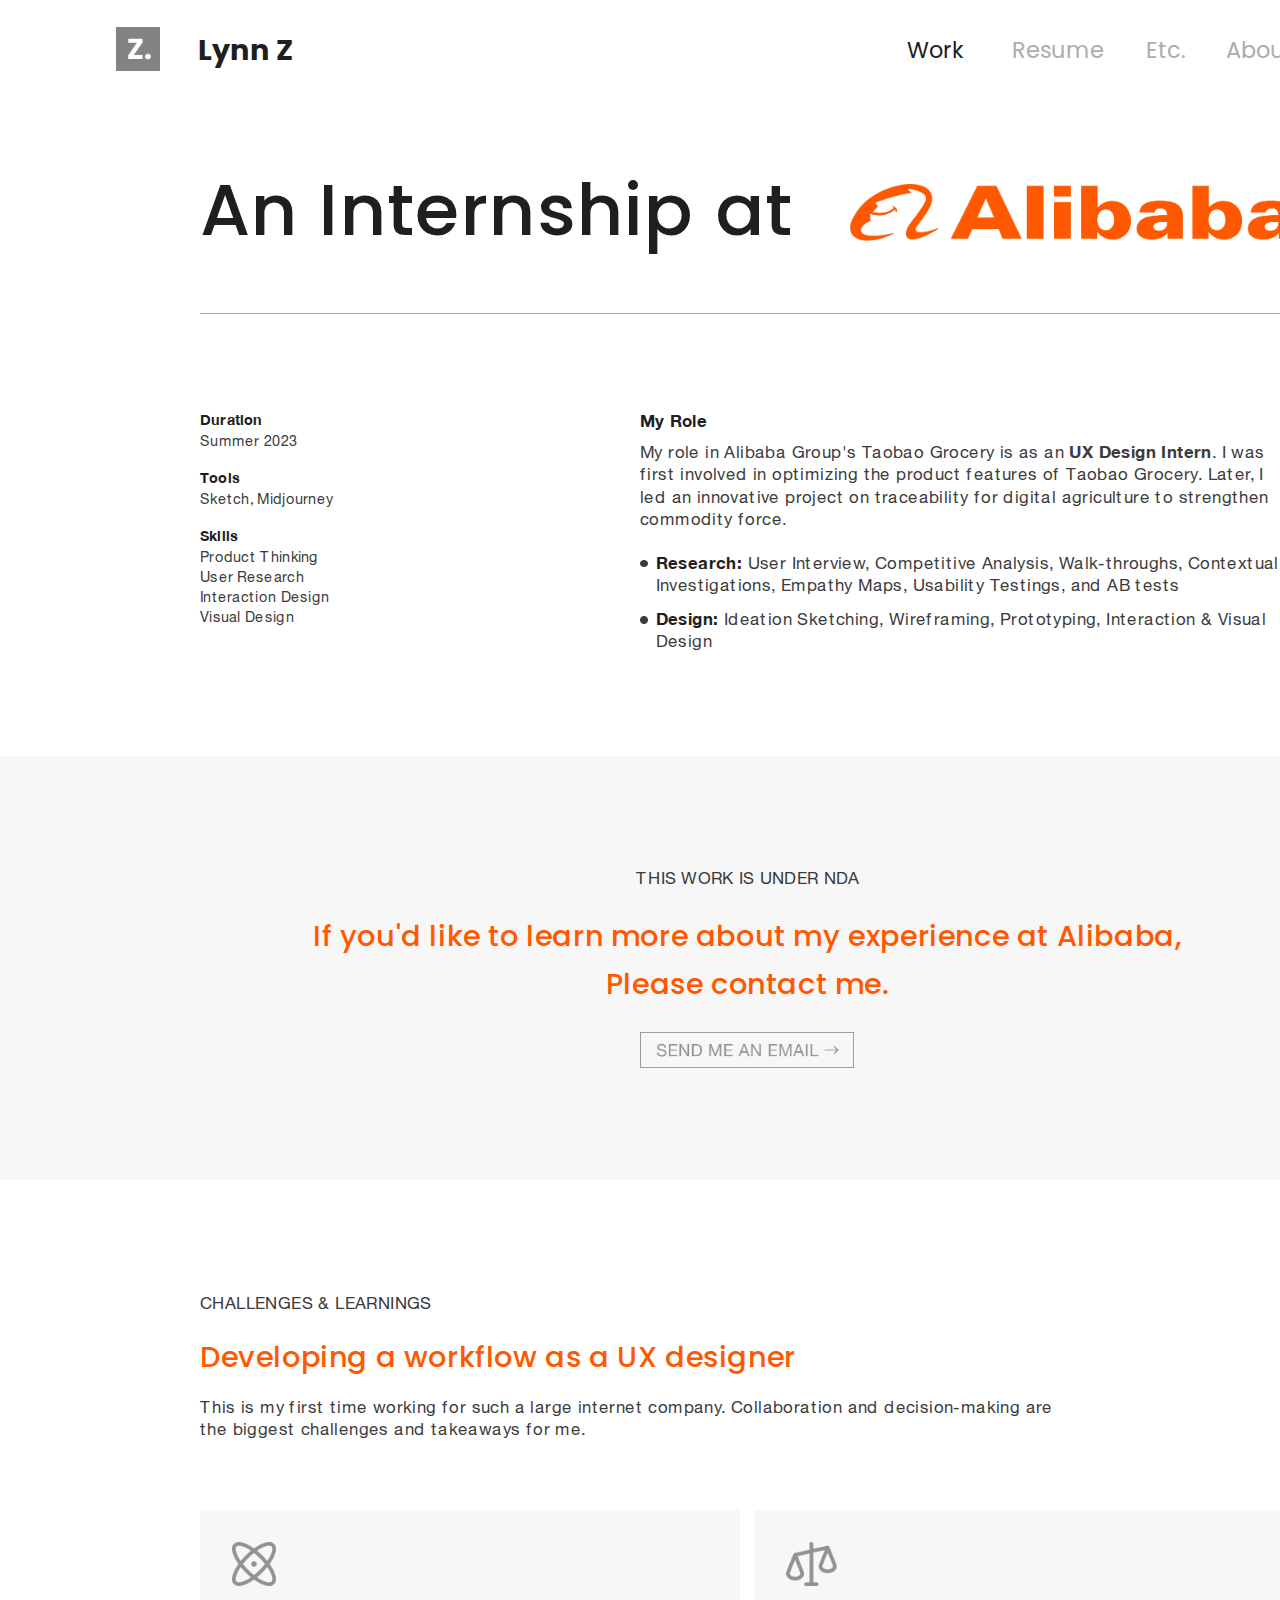
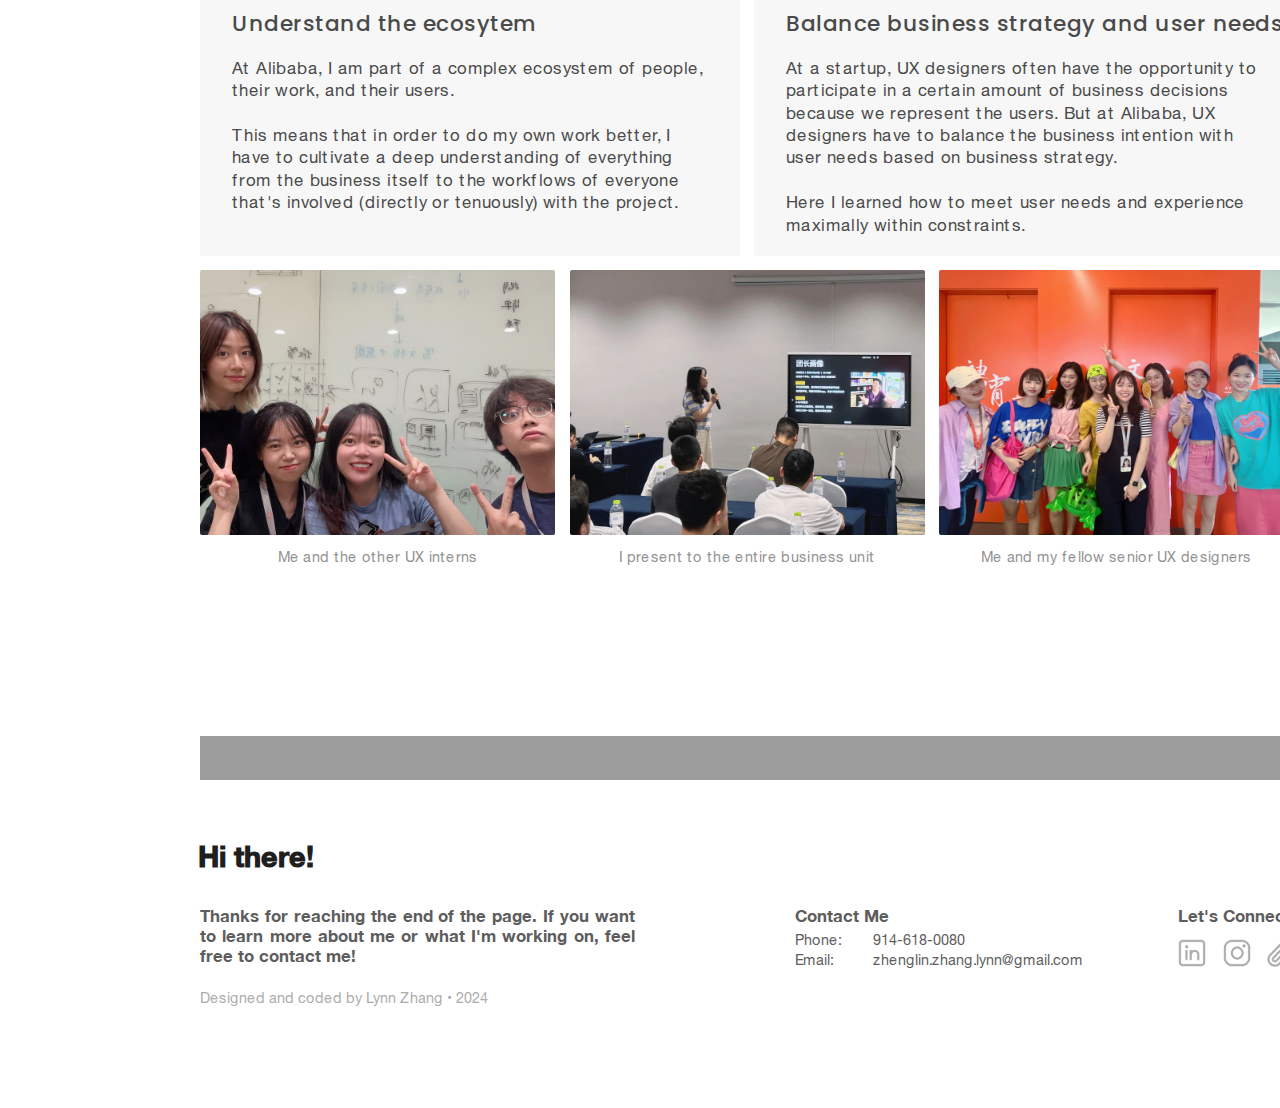
<file: AlibabaDigitalAgriculture.html>
<!DOCTYPE html>
<html lang="en">

<head>
    <meta charset="utf-8">
    <meta name="viewport" content="width=device-width, initial-scale=1.0">
    <title>Lynn Zhang | Alibaba Digital Agriculture</title>
    <style>
        @font-face {
            font-family: 'Helvetica Neue';
            src: url("static/fonts/HelveticaNeue.ttf")
        }

        @font-face {
            font-family: 'Helvetica Neue Bold';
            src: url("static/fonts/HelveticaNeue-Bold.ttf")
        }

        @font-face {
            font-family: 'Helvetica Neue Light';
            src: url("static/fonts/HelveticaNeue-Light.ttf")
        }
    </style>
    <link rel="shortcut icon" href="static/image/cover/favicon.ico">
    <link rel="preconnect" href="https://fonts.googleapis.com">
    <link rel="preconnect" href="https://fonts.gstatic.com" crossorigin>
    <link href="https://fonts.googleapis.com/css2?family=Poppins:wght@300;400;500;700&display=swap" rel="stylesheet">
    <link href="./static/css/style.css" rel="stylesheet">
    <link href="./static/css/ali.css" rel="stylesheet">
    <link rel="stylesheet" href="./static/css/animate.css" />
</head>

<body>
    <div class="nav">
        <a href="#" id="sy0">
            <img alt="pic" src="./static/image/common/logo.png"
                style="width:44.0px;height:44.0px;margin:27.0px 0 0 116.0px;position: fixed;z-index:9999;">
        </a>
        <img alt="pic" src="./static/image/common/click.png"
            style="width:57.6px;height:4px;margin:62.6px 0 0 906.8px;opacity: 0;" id="lig1">
        <img alt="pic" src="./static/image/common/click.png"
            style="width:91.2px;height:4px;margin:62.6px 0 0 1012.4px;opacity: 0;" id="lig2">
        <img alt="pic" src="./static/image/common/click.png"
            style="width:37.2px;height:4px;margin:62.6px 0 0 1146.4px;opacity: 0;" id="lig3">
        <img alt="pic" src="./static/image/common/click.png"
            style="width:68.2px;height:4px;margin:62.6px 0 0 1226.4px;opacity: 0;" id="lig4">
        <a href="/">
            <p class="font111" style="margin:28.6px 0 0 198.2px">Lynn Z</p>
        </a>
        <a href="/">
            <p class="font112" style="margin:33.0px 0 0 906.8px" id="lig11">Work</p>
        </a>
        <a target="_blank" href="https://drive.google.com/file/d/1Fj9TLvb60T07fDlUSmnbDXqyg7BCTxRq/view?usp=sharing">
            <p class="font113" style="margin:33.0px 0 0 1012.4px" id="lig22">Resume</p>
        </a>
        <a href="./etc.html">
            <p class="font113" style="margin:33.0px 0 0 1145.6px" id="lig33">Etc.</p>
        </a>
        <a href="./about.html">
            <p class="font113" style="margin:33.0px 0 0 1226.4px" id="lig44">About</p>
        </a>
    </div>
    <div id="page0">
        <div class="content">
            <!-- <img alt="pic" src="./static/image/beke/phone.png" style="width:702.8px;margin:113.6px 0 0 791.2px;">
            <img alt="pic" src="./static/image/beke/bek.png" style="width:70.0px;margin:50.8px 0 0 785.6px;"> -->
            <p class="font1" style="margin:50px 0 0 200px;width:792.8px;">An Internship at</p>
            <!-- <p class="font2" style="margin:347.6px 0 0 198.4px">Rental Agent Cooperation Platform</p>
            <p class="font3" style="margin:470.0px 0 0 200px">Design Internship Project</p>
            <p class="font3" style="margin:493.2px 0 0 200px">User Experience Designer</p>
            <p class="font3" style="margin:516.4px 0 0 200px">2020.07 — 2021.03</p> -->
            <img alt="pic" src="./static/image/ali/ali_logo.png" style="width: 443.6px;;margin:72.0px 0 0 850.4px">
            <img alt="pic" src="./static/image/ali/line.png" style="width: 1094.0px;;margin:200.8px 0 0 200px">
        </div>
    </div>
    <div class="wow animate__fadeInUp" data-wow-duration="1.2s" data-wow-delay="0s" data-wow-offset="100">
        <div class="brief" style="margin-top: -20px;height: 452.0px;">
            <img alt="pic" src="./static/image/common/dot.png"
                style="width:7.6px;margin:255.2px 0 0 640.0px;position: absolute;">
            <img alt="pic" src="./static/image/common/dot.png"
                style="width:7.6px;margin:311.6px 0 0 640.0px;position: absolute;">
            <p class="font1z" style="margin:106.4px 0 0 200.0px;">Duration</p>
            <p class="font1z" style="margin:164.4px 0 0 200.0px;">Tools</p>
            <p class="font1z" style="margin:222.4px 0 0 200.0px;">Skills</p>
            <p class="font2z" style="margin:127.6px 0 0 200.0px;">Summer 2023</p>
            <p class="font2z" style="margin:185.6px 0 0 200.0px;">Sketch, Midjourney</p>
            <p class="font2z" style="margin:243.2px 0 0 200.0px;">Product Thinking</p>
            <p class="font2z" style="margin:263.2px 0 0 200.0px;">User Research</p>
            <p class="font2z" style="margin:283.2px 0 0 200.0px;">Interaction Design</p>
            <p class="font2z" style="margin:303.2px 0 0 200.0px;">Visual Design</p>
            <p class="font3z" style="margin:106.4px 0 0 640.0px;">My Role</p>
            <div class="font4z" style="margin:136.4px 0 0 640.0px;">My role in Alibaba Group's Taobao Grocery is as an
                <p style="display: inline;font-family: 'Helvetica Neue Bold', sans-serif;">UX
                    Design Intern</p>. I was first involved in optimizing the product features of Taobao Grocery. Later,
                I led
                an innovative project on traceability for digital agriculture to strengthen commodity force.
            </div>
            <div class="font4z" style="margin:247.2px 0 0 655.6px;width: 638.4px;letter-spacing: 0.4px;">
                <p style="display: inline;font-family: 'Helvetica Neue Bold', sans-serif;color: #1f1f1f;">Research:</p>
                User
                Interview, Competitive Analysis, Walk-throughs, Contextual Investigations, Empathy Maps, Usability
                Testings, and AB tests
            </div>
            <div class="font4z" style="margin:303.6px 0 0 655.6px;width: 658.4px;letter-spacing: 0.4px;">
                <p style="display: inline;font-family: 'Helvetica Neue Bold', sans-serif;color: #1f1f1f;">Design:</p>
                Ideation Sketching, Wireframing, Prototyping, Interaction & Visual Design
            </div>
        </div>
    </div>
    <div class="wow animate__fadeInUp" data-wow-duration="1.2s" data-wow-delay="0s" data-wow-offset="100">
        <div id="page1">
            <div class="content">
                <p class="font3" style="margin:112.0px 0 0 636.0px;letter-spacing: 0.3px;">THIS WORK IS UNDER NDA</p>
                <p class="font24" style="margin:155.6px 0 0 306.0px;width: 882.4px;text-align: center;">If you'd like to
                    learn more about my experience at Alibaba, Please contact me.</p>
                <a href="mailto:zhenglin.zhang.lynn@gmail.com" target="_blank"><img alt="pic"
                        src="./static/image/ali/email.png"
                        style="width:213.6px;margin:276.0px 0 0 640.4px;position: absolute;"></a>
            </div>
        </div>
    </div>
    <div class="wow animate__fadeInUp" data-wow-duration="1.2s" data-wow-delay="0s" data-wow-offset="100">
        <div id="page2">
            <div class="content">
                <img alt="pic" src="./static/image/ali/6.png" style="width: 540.0px;;margin:330.0px 0 0 200px">
                <img alt="pic" src="./static/image/ali/6.png" style="width: 540.0px;;margin:330.0px 0 0 754.0px">
                <img alt="pic" src="./static/image/ali/4.png" style="width: 44.0px;;margin:362.0px 0 0 232.0px">
                <img alt="pic" src="./static/image/ali/5.png" style="width: 51.3px;;margin:362.0px 0 0 786.0px">
                <img alt="pic" src="./static/image/ali/3.png" style="width: 355.2px;;margin:690.0px 0 0 200px">
                <img alt="pic" src="./static/image/ali/1.png" style="width: 355.2px;;margin:690.0px 0 0 569.6px">
                <img alt="pic" src="./static/image/ali/2.png" style="width: 355.2px;;margin:690.0px 0 0 938.8px">
                <p class="font91" style="margin:962.8px 0 0 200px;">Me and the other UX interns</p>
                <p class="font91" style="margin:962.8px 0 0 569.6px;">I present to the entire business unit</p>
                <p class="font91" style="margin:962.8px 0 0 938.8px;">Me and my fellow senior UX designers</p>
                <p class="font92" style="margin:426.8px 0 0 232.0px;">Understand the ecosytem</p>
                <p class="font92" style="margin:426.8px 0 0 786.0px;">Balance business strategy and user needs</p>
                <p class="font93" style="margin:476.8px 0 0 232.0px;">At Alibaba, I am part of a complex ecosystem of
                    people, their work, and their users.<br><br> This means that in order to do my own work better, I
                    have to
                    cultivate a deep understanding of everything from the business itself to the workflows of everyone
                    that's involved (directly or tenuously) with the project.</p>
                <p class="font93" style="margin:476.8px 0 0 786.0px;">At a startup, UX designers often have the
                    opportunity to participate in a certain amount of business decisions because we represent the users.
                    But at Alibaba, UX designers have to balance the business intention with user needs based on
                    business strategy.<br><br> Here I learned how to meet user needs and experience maximally within
                    constraints.</p>
                <p class="font94" style="margin:112.0px 0 0 200px;">CHALLENGES & LEARNINGS
                </p>
                <p class="font94" style="margin:216.0px 0 0 200px;">This is my first time working for such a large
                    internet company. Collaboration and decision-making are the biggest challenges and takeaways for me.
                </p>
                <p class="font95" style="margin:155.6px 0 0 200px;">Developing a workflow as a UX designer</p>

            </div>
        </div>
    </div>


    <div class="footer">
        <div id="end"
            style="width:1094.0px;height:44.0px;margin:64.0px 0 0 200.0px;background-color: #9c9c9c;position: absolute;">
        </div>
        <p class="font1" style="margin:176.0px 0 0 198.2px;font-family: 'Helvetica Neue Bold';">Hi there!</p>
        <p class="font2" style="margin:234.4px 0 0 200px;width:435.0px;">Thanks for reaching the end of the page. If you
            want to learn more about me or what I'm working on, feel free to contact me!</p>
        <p class="font2" style="margin:234.4px 0 0 794.8px;">Contact Me</p>
        <p class="font2" style="margin:234.4px 0 0 1178.0px;">Let's Connect</p>
        <p class="font3" style="margin:316.4px 0 0 200.0px;">Designed and coded by Lynn Zhang • 2024</p>
        <p class="font4" style="margin:258.0px 0 0 794.8px;width:50px;">Phone:
            Email:</p>
        <p class="font4" style="margin:258.0px 0 0 872.8px;width:150px;">914-618-0080
            zhenglin.zhang.lynn@gmail.com</p>
        <a href="https://www.linkedin.com/in/zhenglinzhang/" target="_blank" id="linkedin"><img
                alt="pic" src="./static/image/common/linkedin-hover.png" id="l2"
                style="width:34.0px;margin:264.4px 0 0 1175.2px;opacity: 0;"><img alt="pic"
                src="./static/image/common/linkedin.png" id="l1"
                style="width:34.0px;margin:264.4px 0 0 1175.2px;opacity: 1;"></a>
        <a href="https://www.instagram.com/z__zlynn/" target="_blank" id="ins"><img alt="pic"
                src="./static/image/common/ins-hover.png" id="i2"
                style="width:34.0px;margin:264.4px 0 0 1219.6px;opacity: 0;">
            <img alt="pic" src="./static/image/common/ins.png" id="i1"
                style="width:34.0px;margin:264.4px 0 0 1219.6px;opacity: 1;"></a>
        <a href="mailto:zhenglin.zhang.lynn@gmail.com" target="_blank" id="email"><img alt="pic"
                src="./static/image/common/mail-hover.png" id="e2"
                style="width:34.0px;margin:264.4px 0 0 1262.8px;opacity: 0;"><img alt="pic"
                src="./static/image/common/mail.png" id="e1"
                style="width:34.0px;margin:264.4px 0 0 1262.8px;opacity: 1;"></a>
        <div id="progress"
            style="width:1094.0px;height:22.0px;margin:64.0px 0 0 200.0px;bottom:0;position: fixed;z-index:99990;;opacity: 1">
            <div
                style="height:22px;width:1094.0px;background-color: #cecece;z-index:999999;position: fixed;opacity: 1;filter: blur(1px);opacity: 0.6;">
            </div>
            <div id="inner"
                style="height:22px;width:0px;background-color:#9c9c9c;z-index:999999;position: fixed;opacity: 0.9">
            </div>
        </div>
    </div>
    <script src="static/js/jquery.js"></script>
    <script src="https://stackpath.bootstrapcdn.com/bootstrap/4.5.2/js/bootstrap.min.js"></script>
    <script src="static/js/common.js"></script>
    <script src="https://cdnjs.cloudflare.com/ajax/libs/wow/1.1.2/wow.min.js"
        integrity="sha512-Eak/29OTpb36LLo2r47IpVzPBLXnAMPAVypbSZiZ4Qkf8p/7S/XRG5xp7OKWPPYfJT6metI+IORkR5G8F900+g=="
        crossorigin="anonymous" referrerpolicy="no-referrer"></script>
    <script>
        new WOW().init();
    </script>
    <script>
        function getPosition(element) {
            var xPosition = 0;
            var yPosition = 0;

            while (element) {
                yPosition += (element.offsetTop - element.scrollTop + element.clientTop);
                element = element.offsetParent;
            }

            return yPosition;
        }

        window.addEventListener('resize', () => {
            let end = getPosition(document.getElementById("end")) - getPosition(document.getElementById("top"))
            let height = $(window).scrollTop() + document.documentElement.clientHeight - 22;
            if (document.body.clientWidth > 1422.4 && height < end) {
                let l1 = document.getElementById("progress")
                $(l1).animate({
                    opacity: 1
                }, 0);
                let l2 = document.getElementById("inner")
                let height1 = document.documentElement.clientHeight;
                $(l2).animate({
                    width: (1094 * (height - height1) / (end - height1)).toString() + "px"
                }, 0);
            } else {
                let l1 = document.getElementById("progress")
                $(l1).animate({
                    opacity: 0
                }, 0);
            }
        });

        $(document).ready(function () {
            let end = getPosition(document.getElementById("end")) - getPosition(document.getElementById("top"))
            let height = $(window).scrollTop() + document.documentElement.clientHeight - 22;
            if (document.body.clientWidth > 1422.4 && height < end) {
                let l1 = document.getElementById("progress")
                $(l1).animate({
                    opacity: 1
                }, 0);
                let l2 = document.getElementById("inner")
                let height1 = document.documentElement.clientHeight;
                $(l2).animate({
                    width: (1094 * (height - height1) / (end - height1)).toString() + "px"
                }, 0);
            } else {
                let l1 = document.getElementById("progress")
                $(l1).animate({
                    opacity: 0
                }, 0);
            }
        });

        $(function () {
            $(window).scroll(function () {
                let end = getPosition(document.getElementById("end")) - getPosition(document.getElementById("top"))
                let height = $(window).scrollTop() + document.documentElement.clientHeight - 22;
                if (document.body.clientWidth > 1422.4 && height < end) {
                    let l1 = document.getElementById("progress")
                    $(l1).animate({
                        opacity: 1
                    }, 0);
                    let l2 = document.getElementById("inner")
                    let height1 = document.documentElement.clientHeight;
                    $(l2).animate({
                        width: (1094 * (height - height1) / (end - height1)).toString() + "px"
                    }, 0);
                } else {
                    let l1 = document.getElementById("progress")
                    $(l1).animate({
                        opacity: 0
                    }, 0);
                }
            });
        });

        document.getElementById('sy0').addEventListener('click', function () {
            if (window.scrollY === 0) {
                location.href = '/';
            }
        });
    </script>
</body>

</html>
</file>
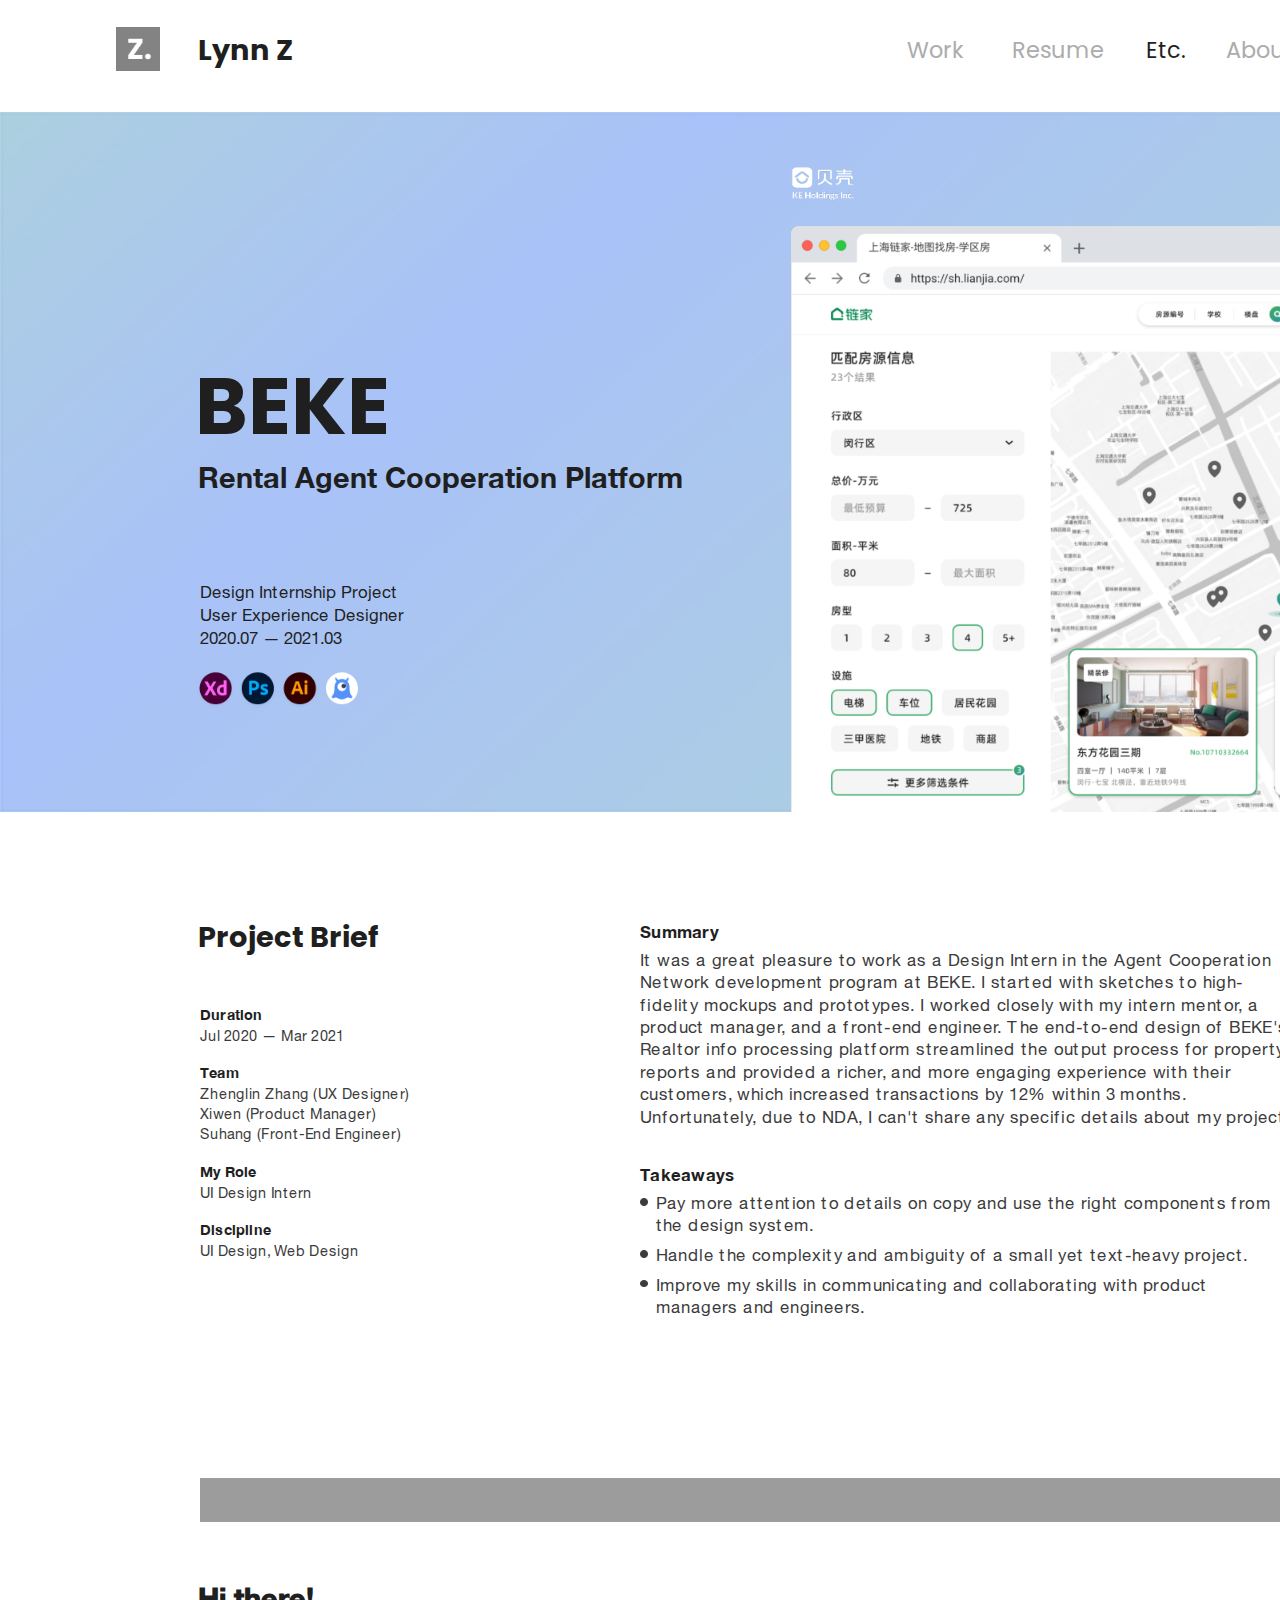
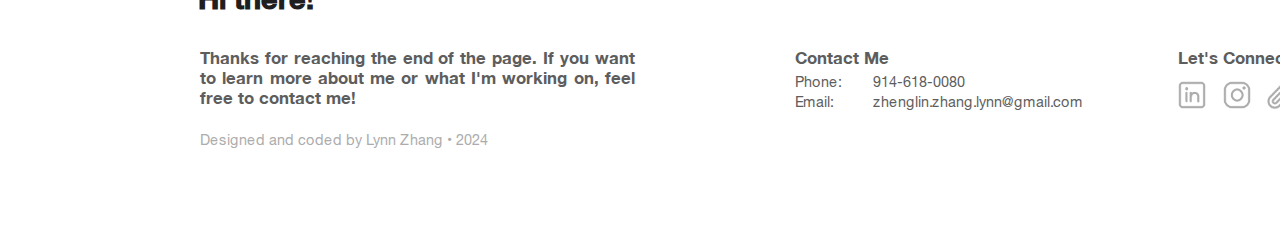
<file: beke.html>
<!DOCTYPE html>
<html lang="en">

<head>
    <meta charset="utf-8">
    <meta name="viewport" content="width=device-width, initial-scale=1.0">
    <title>Lynn Zhang | BEKE</title>
    <style>
        @font-face {
            font-family: 'Helvetica Neue';
            src: url("static/fonts/HelveticaNeue.ttf")
        }

        @font-face {
            font-family: 'Helvetica Neue Bold';
            src: url("static/fonts/HelveticaNeue-Bold.ttf")
        }

        @font-face {
            font-family: 'Helvetica Neue Light';
            src: url("static/fonts/HelveticaNeue-Light.ttf")
        }
    </style>
    <link rel="shortcut icon" href="static/image/cover/favicon.ico">
    <link rel="preconnect" href="https://fonts.googleapis.com">
    <link rel="preconnect" href="https://fonts.gstatic.com" crossorigin>
    <link href="https://fonts.googleapis.com/css2?family=Poppins:wght@300;400;500;700&display=swap" rel="stylesheet">
    <link href="./static/css/style.css" rel="stylesheet">
    <link href="./static/css/beke.css" rel="stylesheet">
    <link rel="stylesheet" href="./static/css/animate.css" />
</head>

<body>
    <div class="nav">
        <a href="#" id="sy0">
            <img alt="pic" src="./static/image/common/logo.png"
                style="width:44.0px;height:44.0px;margin:27.0px 0 0 116.0px;position: fixed;z-index:9999;">
        </a>
        <img alt="pic" src="./static/image/common/click.png"
            style="width:57.6px;height:4px;margin:62.6px 0 0 906.8px;opacity: 0;" id="lig1">
        <img alt="pic" src="./static/image/common/click.png"
            style="width:91.2px;height:4px;margin:62.6px 0 0 1012.4px;opacity: 0;" id="lig2">
        <img alt="pic" src="./static/image/common/click.png"
            style="width:37.2px;height:4px;margin:62.6px 0 0 1146.4px;opacity: 0;" id="lig3">
        <img alt="pic" src="./static/image/common/click.png"
            style="width:68.2px;height:4px;margin:62.6px 0 0 1226.4px;opacity: 0;" id="lig4">
        <a href="/">
            <p class="font111" style="margin:28.6px 0 0 198.2px">Lynn Z</p>
        </a>
        <a href="/">
            <p class="font113" style="margin:33.0px 0 0 906.8px" id="lig11">Work</p>
        </a>
        <a target="_blank" href="https://drive.google.com/file/d/1Fj9TLvb60T07fDlUSmnbDXqyg7BCTxRq/view?usp=sharing">
            <p class="font113" style="margin:33.0px 0 0 1012.4px" id="lig22">Resume</p>
        </a>
        <a href="./etc.html">
            <p class="font112" style="margin:33.0px 0 0 1145.6px" id="lig33">Etc.</p>
        </a>
        <a href="./about.html">
            <p class="font113" style="margin:33.0px 0 0 1226.4px" id="lig44">About</p>
        </a>
    </div>
    <div id="page0">
        <div class="content">
            <img alt="pic" src="./static/image/beke/phone.png" style="width:702.8px;margin:113.6px 0 0 791.2px;">
            <img alt="pic" src="./static/image/beke/bek.png" style="width:70.0px;margin:50.8px 0 0 785.6px;">
            <p class="font1" style="margin:246.0px 0 0 195.2px;width:256.4px;">BEKE</p>
            <p class="font2" style="margin:347.6px 0 0 198.4px">Rental Agent Cooperation Platform</p>
            <p class="font3" style="margin:470.0px 0 0 200px">Design Internship Project</p>
            <p class="font3" style="margin:493.2px 0 0 200px">User Experience Designer</p>
            <p class="font3" style="margin:516.4px 0 0 200px">2020.07 — 2021.03</p>
            <img alt="pic" src="./static/image/beke/software.png" style="height:39.2px;margin:557.6px 0 0 196.4px">
        </div>
    </div>
    <div class="wow animate__fadeInUp" data-wow-duration="1.2s" data-wow-delay="0s" data-wow-offset="100">
        <div class="brief" style="margin-top: 50px;height: 552.0px;">
            <p class="title" style="margin:53.6px 0 0 198px;">Project Brief</p>
            <img alt="pic" src="./static/image/common/dot.png"
                style="width:7.6px;margin:336px 0 0 640.0px;position: absolute;">
            <img alt="pic" src="./static/image/common/dot.png"
                style="width:7.6px;margin:388px 0 0 640.0px;position: absolute;">
            <img alt="pic" src="./static/image/common/dot.png"
                style="width:7.6px;margin:417.6px 0 0 640.0px;position: absolute;">
            <p class="font1z" style="margin:144.0px 0 0 200.0px;">Duration</p>
            <p class="font1z" style="margin:202px 0 0 200.0px;">Team</p>
            <p class="font1z" style="margin:300.8px 0 0 200.0px;">My Role</p>
            <p class="font1z" style="margin:358.8px 0 0 200.0px;">Discipline</p>
            <p class="font2z" style="margin:165.2px 0 0 200.0px;">Jul 2020 — Mar 2021</p>
            <p class="font2z" style="margin:223.2px 0 0 200.0px;">Zhenglin Zhang (UX Designer)</p>
            <p class="font2z" style="margin:243.2px 0 0 200.0px;">Xiwen (Product Manager)</p>
            <p class="font2z" style="margin:263.2px 0 0 200.0px;">Suhang (Front-End Engineer)</p>
            <p class="font2z" style="margin:322px 0 0 200.0px;">UI Design Intern</p>
            <p class="font2z" style="margin:380px 0 0 200.0px;">UI Design, Web Design</p>
            <p class="font3z" style="margin:60.0px 0 0 640.0px;">Summary</p>
            <p class="font3z" style="margin:303.2px 0 0 640.0px;">Takeaways</p>
            <p class="font4z" style="margin:86.8px 0 0 640.0px;">It was a great pleasure to work as a Design Intern in
                the Agent Cooperation Network development program at BEKE. I started with sketches to high-fidelity
                mockups and prototypes. I worked closely with my intern mentor, a product manager, and a front-end
                engineer. The end-to-end design of BEKE's Realtor info processing platform streamlined the output
                process for property reports and provided a richer, and more engaging experience with their customers,
                which increased transactions by 12% within 3 months. Unfortunately, due to NDA, I can't share any
                specific details about my project.</p>
            <p class="font4z" style="margin:330px 0 0 655.6px;width: 638.4px;letter-spacing: 0.4px;">Pay more attention
                to details on copy and use the right components from the design system.</p>
            <p class="font4z" style="margin:382px 0 0 655.6px;width: 638.4px;letter-spacing: 0.4px;">Handle the
                complexity and ambiguity of a small yet text-heavy project.</p>
            <p class="font4z" style="margin:411.6px 0 0 655.6px;width: 638.4px;letter-spacing: 0.4px;">Improve my skills
                in communicating and collaborating with product managers and engineers.</p>
        </div>
    </div>
    <div class="footer">
        <div id="end"
            style="width:1094.0px;height:44.0px;margin:64.0px 0 0 200.0px;background-color: #9c9c9c;position: absolute;">
        </div>
        <p class="font1" style="margin:176.0px 0 0 198.2px;font-family: 'Helvetica Neue Bold';">Hi there!</p>
        <p class="font2" style="margin:234.4px 0 0 200px;width:435.0px;">Thanks for reaching the end of the page. If you
            want to learn more about me or what I'm working on, feel free to contact me!</p>
        <p class="font2" style="margin:234.4px 0 0 794.8px;">Contact Me</p>
        <p class="font2" style="margin:234.4px 0 0 1178.0px;">Let's Connect</p>
        <p class="font3" style="margin:316.4px 0 0 200.0px;">Designed and coded by Lynn Zhang • 2024</p>
        <p class="font4" style="margin:258.0px 0 0 794.8px;width:50px;">Phone:
            Email:</p>
        <p class="font4" style="margin:258.0px 0 0 872.8px;width:150px;">914-618-0080
            zhenglin.zhang.lynn@gmail.com</p>
        <a href="https://www.linkedin.com/in/zhenglinzhang/" target="_blank" id="linkedin"><img
                alt="pic" src="./static/image/common/linkedin-hover.png" id="l2"
                style="width:34.0px;margin:264.4px 0 0 1175.2px;opacity: 0;"><img alt="pic"
                src="./static/image/common/linkedin.png" id="l1"
                style="width:34.0px;margin:264.4px 0 0 1175.2px;opacity: 1;"></a>
        <a href="https://www.instagram.com/z__zlynn/" target="_blank" id="ins"><img alt="pic"
                src="./static/image/common/ins-hover.png" id="i2"
                style="width:34.0px;margin:264.4px 0 0 1219.6px;opacity: 0;">
            <img alt="pic" src="./static/image/common/ins.png" id="i1"
                style="width:34.0px;margin:264.4px 0 0 1219.6px;opacity: 1;"></a>
        <a href="mailto:zhenglin.zhang.lynn@gmail.com" target="_blank" id="email"><img alt="pic"
                src="./static/image/common/mail-hover.png" id="e2"
                style="width:34.0px;margin:264.4px 0 0 1262.8px;opacity: 0;"><img alt="pic"
                src="./static/image/common/mail.png" id="e1"
                style="width:34.0px;margin:264.4px 0 0 1262.8px;opacity: 1;"></a>
        <div id="progress"
            style="width:1094.0px;height:22.0px;margin:64.0px 0 0 200.0px;bottom:0;position: fixed;z-index:99990;;opacity: 1">
            <div
                style="height:22px;width:1094.0px;background-color: #cecece;z-index:999999;position: fixed;opacity: 1;filter: blur(1px);opacity: 0.6;">
            </div>
            <div id="inner"
                style="height:22px;width:0px;background-color:#9c9c9c;z-index:999999;position: fixed;opacity: 0.9">
            </div>
        </div>
    </div>
    <script src="static/js/jquery.js"></script>
    <script src="https://stackpath.bootstrapcdn.com/bootstrap/4.5.2/js/bootstrap.min.js"></script>
    <script src="static/js/common.js"></script>
    <script src="https://cdnjs.cloudflare.com/ajax/libs/wow/1.1.2/wow.min.js"
        integrity="sha512-Eak/29OTpb36LLo2r47IpVzPBLXnAMPAVypbSZiZ4Qkf8p/7S/XRG5xp7OKWPPYfJT6metI+IORkR5G8F900+g=="
        crossorigin="anonymous" referrerpolicy="no-referrer"></script>
    <script>
        new WOW().init();
    </script>
    <script>
        function getPosition(element) {
            var xPosition = 0;
            var yPosition = 0;

            while (element) {
                yPosition += (element.offsetTop - element.scrollTop + element.clientTop);
                element = element.offsetParent;
            }

            return yPosition;
        }

        window.addEventListener('resize', () => {
            let end = getPosition(document.getElementById("end")) - getPosition(document.getElementById("top"))
            let height = $(window).scrollTop() + document.documentElement.clientHeight - 22;
            if (document.body.clientWidth > 1422.4 && height < end) {
                let l1 = document.getElementById("progress")
                $(l1).animate({
                    opacity: 1
                }, 0);
                let l2 = document.getElementById("inner")
                let height1 = document.documentElement.clientHeight;
                $(l2).animate({
                    width: (1094 * (height - height1) / (end - height1)).toString() + "px"
                }, 0);
            } else {
                let l1 = document.getElementById("progress")
                $(l1).animate({
                    opacity: 0
                }, 0);
            }
        });

        $(document).ready(function () {
            let end = getPosition(document.getElementById("end")) - getPosition(document.getElementById("top"))
            let height = $(window).scrollTop() + document.documentElement.clientHeight - 22;
            if (document.body.clientWidth > 1422.4 && height < end) {
                let l1 = document.getElementById("progress")
                $(l1).animate({
                    opacity: 1
                }, 0);
                let l2 = document.getElementById("inner")
                let height1 = document.documentElement.clientHeight;
                $(l2).animate({
                    width: (1094 * (height - height1) / (end - height1)).toString() + "px"
                }, 0);
            } else {
                let l1 = document.getElementById("progress")
                $(l1).animate({
                    opacity: 0
                }, 0);
            }
        });

        $(function () {
            $(window).scroll(function () {
                let end = getPosition(document.getElementById("end")) - getPosition(document.getElementById("top"))
                let height = $(window).scrollTop() + document.documentElement.clientHeight - 22;
                if (document.body.clientWidth > 1422.4 && height < end) {
                    let l1 = document.getElementById("progress")
                    $(l1).animate({
                        opacity: 1
                    }, 0);
                    let l2 = document.getElementById("inner")
                    let height1 = document.documentElement.clientHeight;
                    $(l2).animate({
                        width: (1094 * (height - height1) / (end - height1)).toString() + "px"
                    }, 0);
                } else {
                    let l1 = document.getElementById("progress")
                    $(l1).animate({
                        opacity: 0
                    }, 0);
                }
            });
        });

        document.getElementById('sy0').addEventListener('click', function () {
            if (window.scrollY === 0) {
                location.href = '/';
            }
        });
    </script>
</body>

</html>
</file>
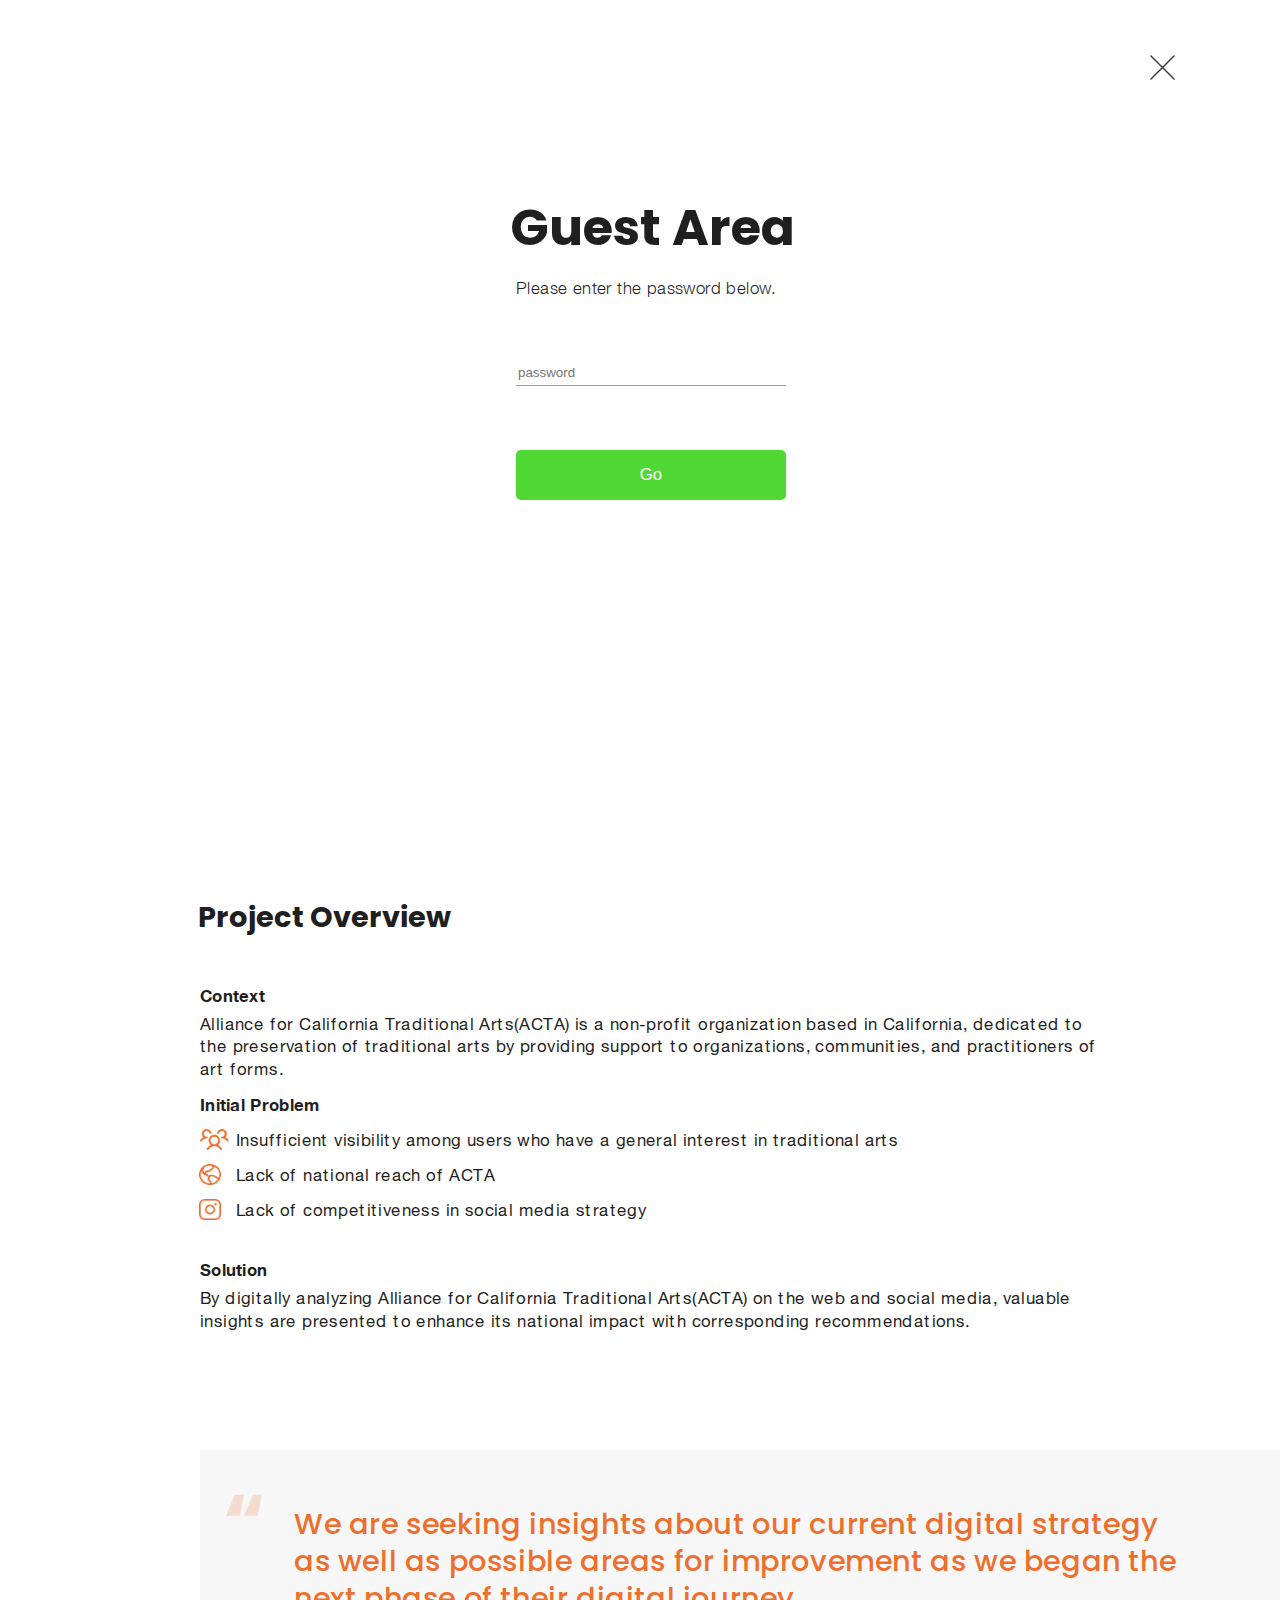
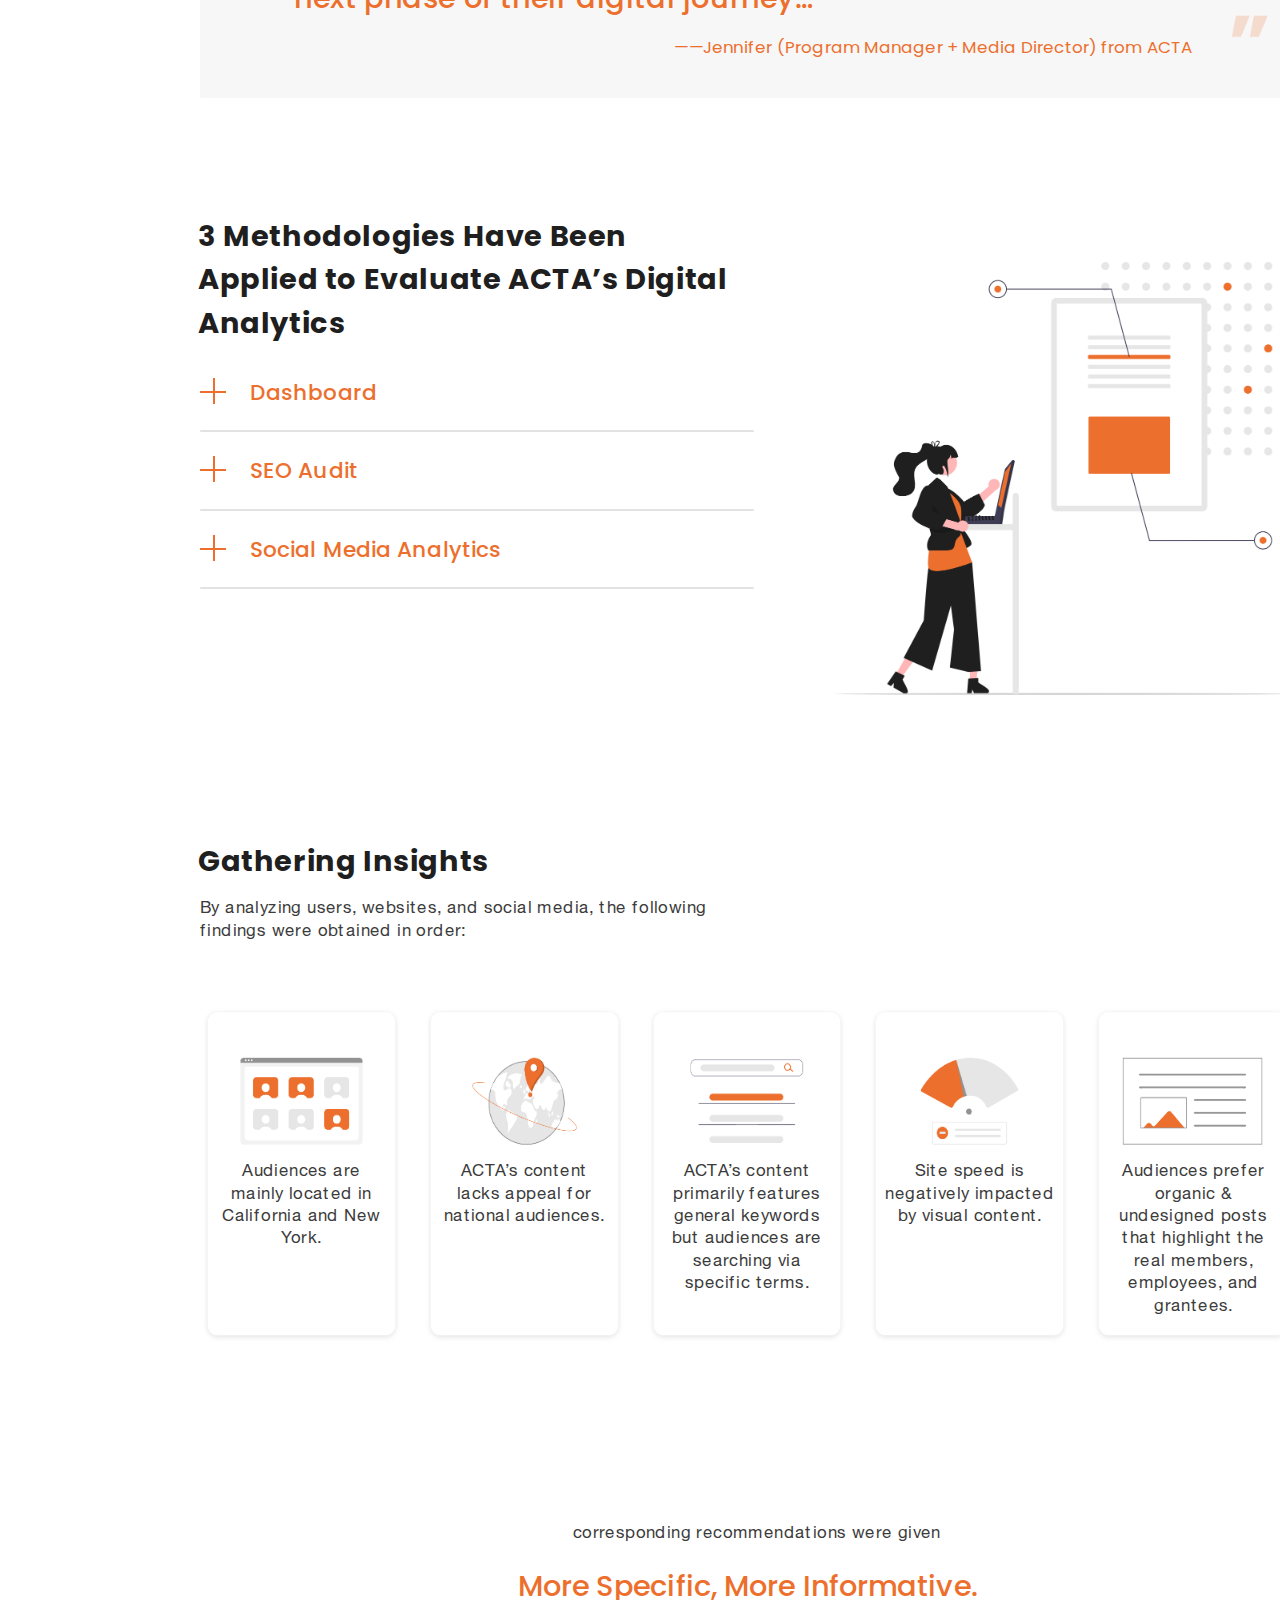
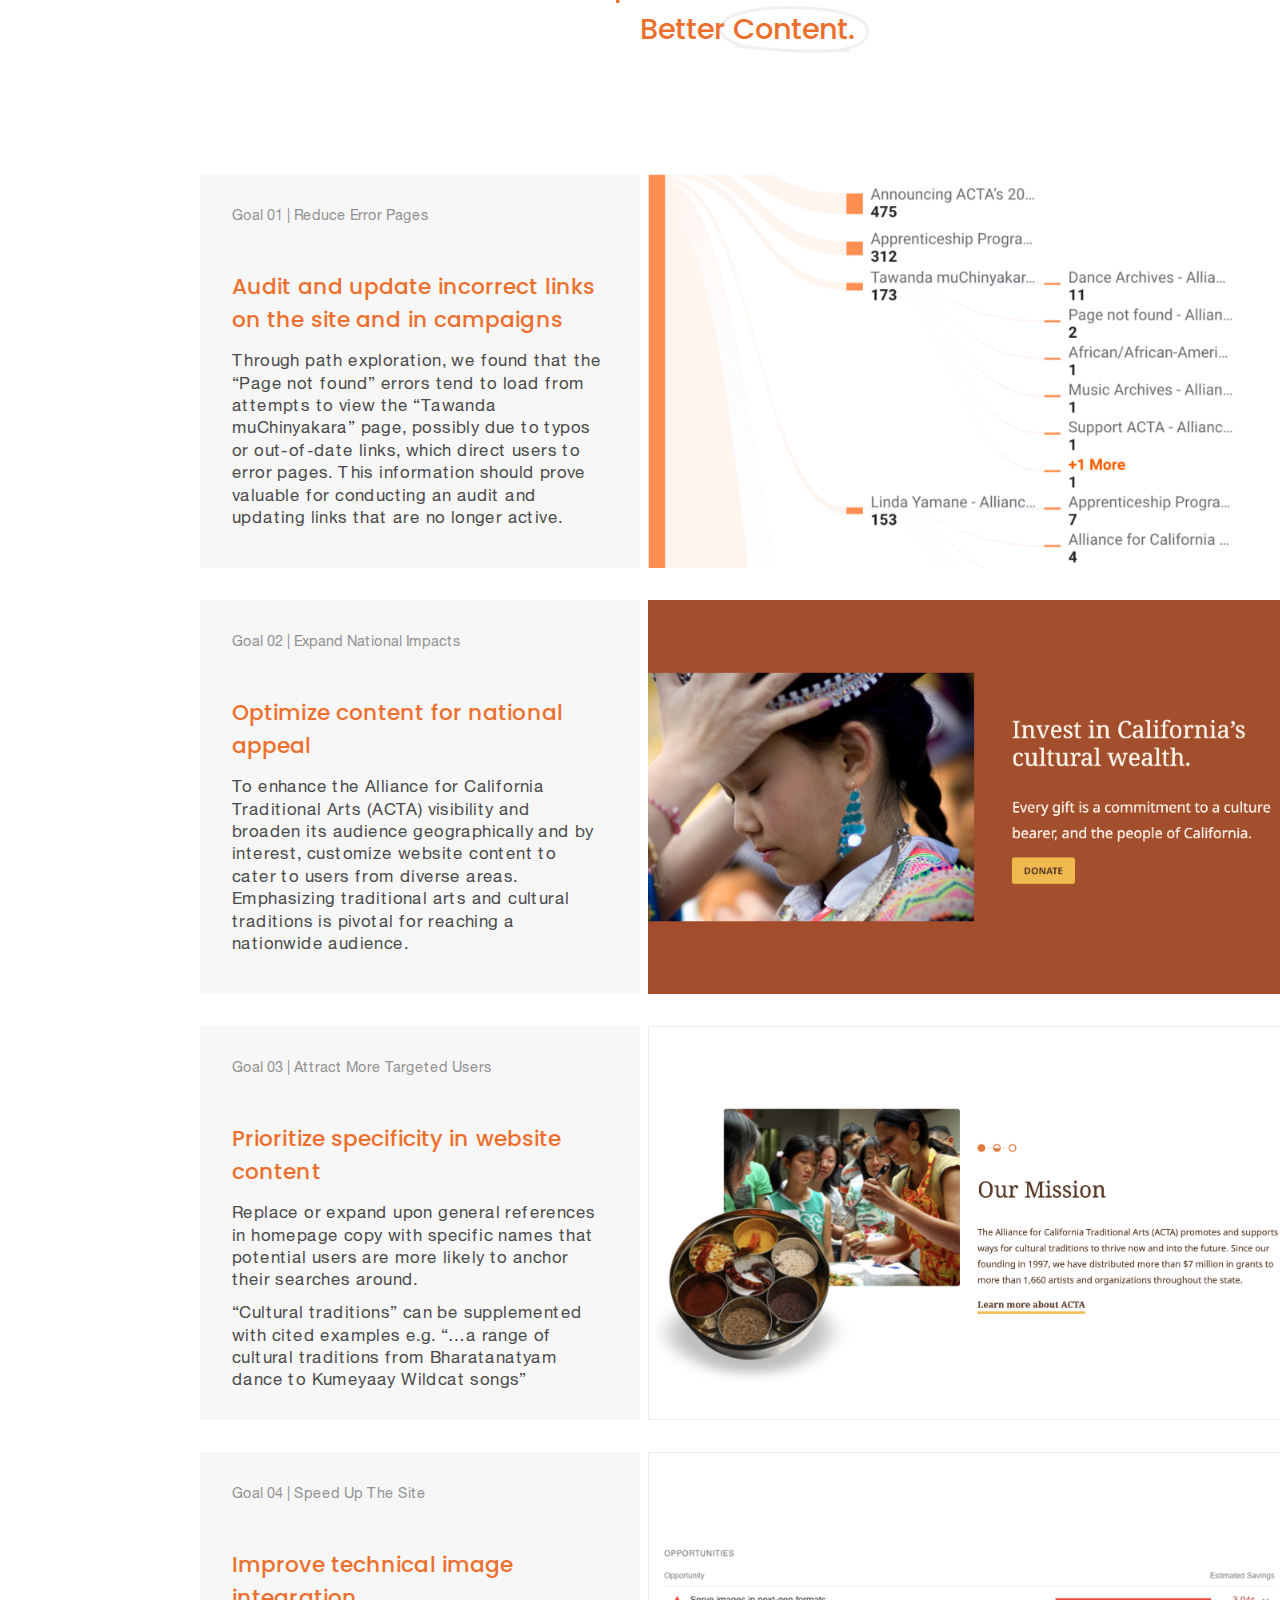
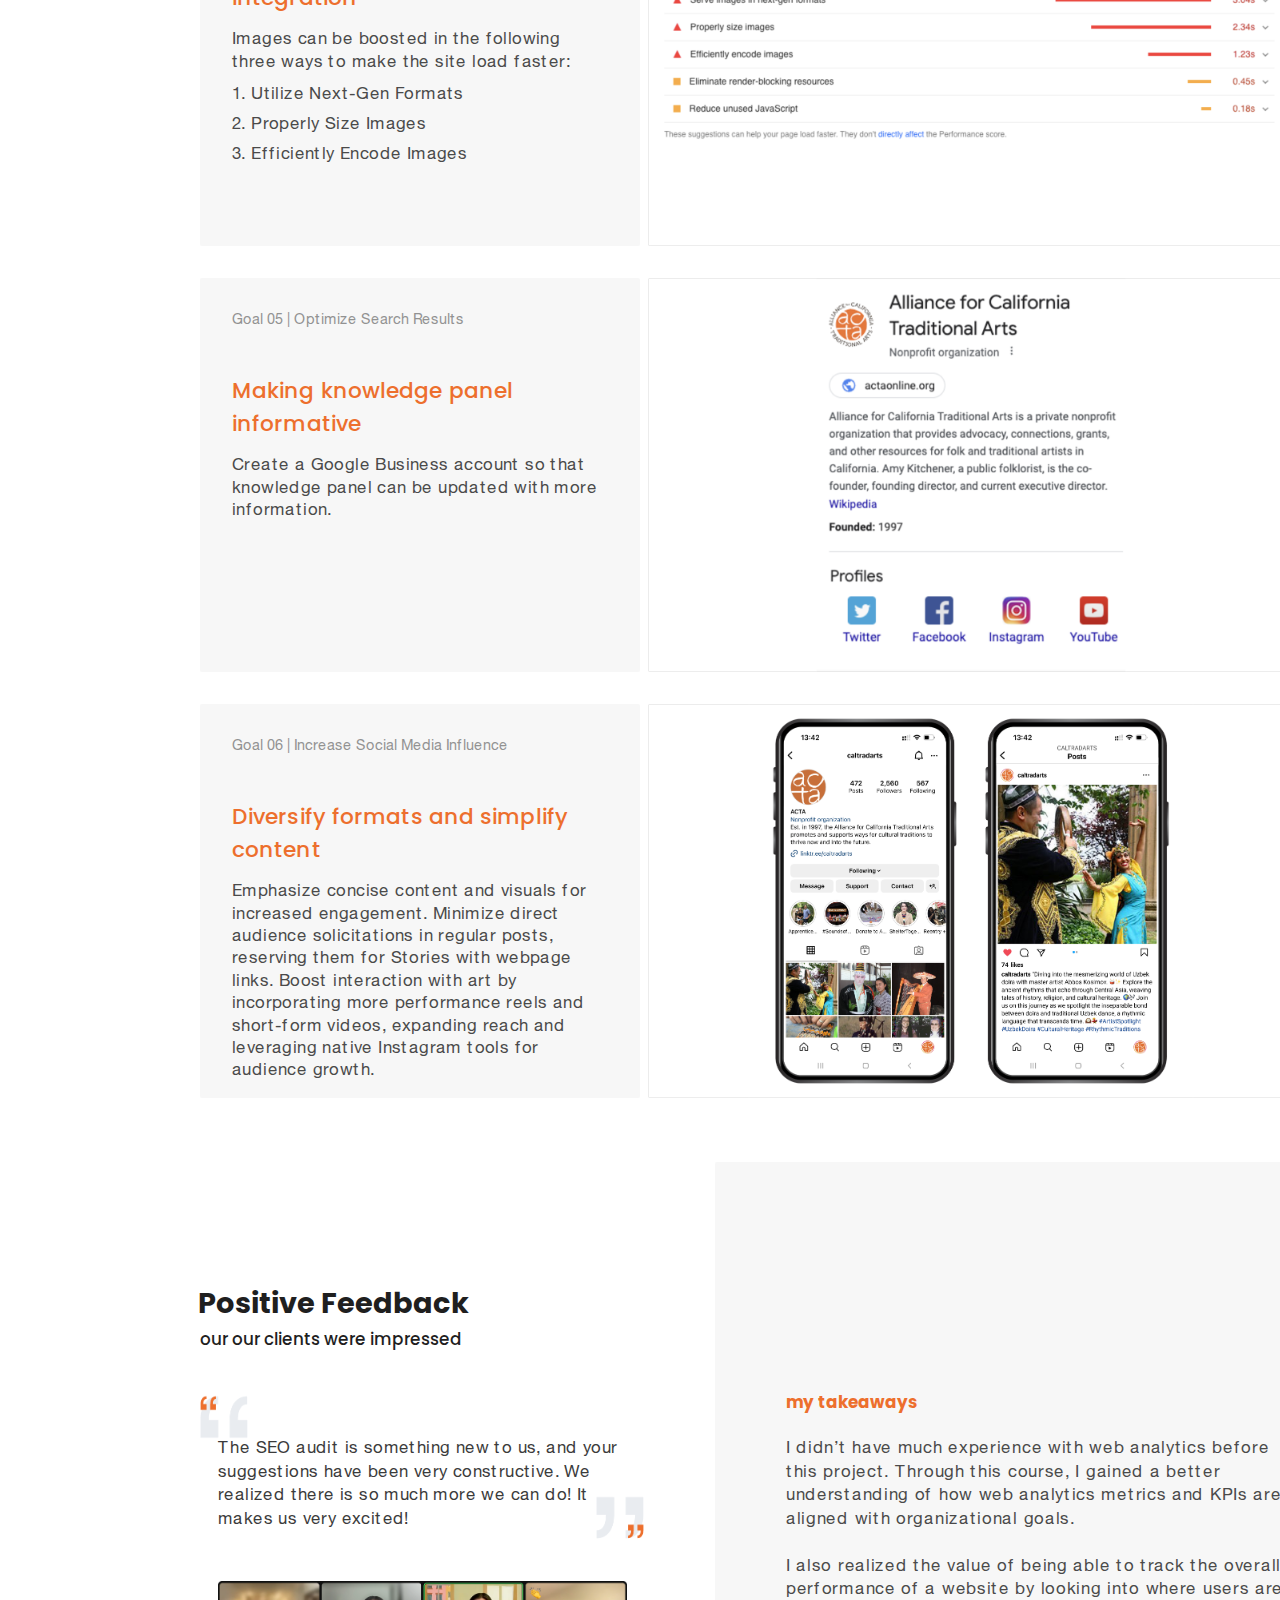
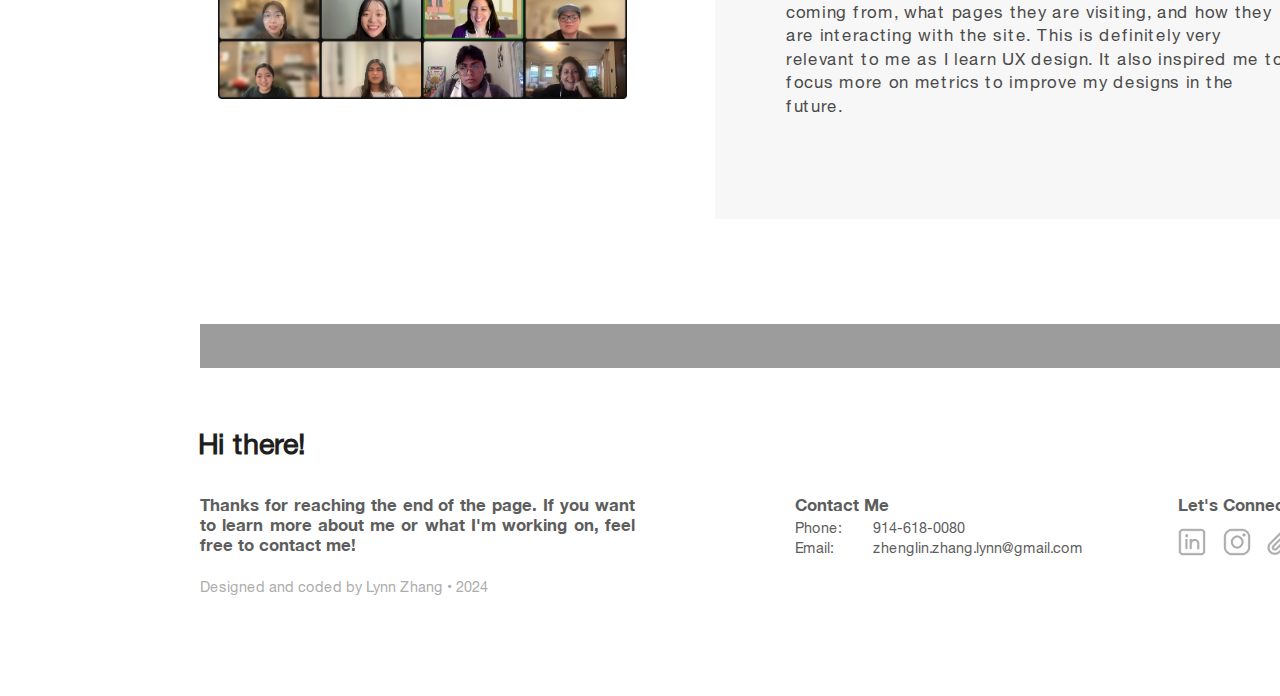
<file: DigitalAnalytics.html>
<!DOCTYPE html>
<html lang="en">

<head>
    <meta charset="utf-8">
    <meta name="viewport" content="width=device-width, initial-scale=1.0">
    <title>Lynn Zhang | Digital Analytics for Web & Soical Media</title>
    <style>
        @font-face {
            font-family: 'Helvetica Neue';
            src: url("static/fonts/HelveticaNeue.ttf")
        }

        @font-face {
            font-family: 'Helvetica Neue Bold';
            src: url("static/fonts/HelveticaNeue-Bold.ttf")
        }

        @font-face {
            font-family: 'Helvetica Neue Light';
            src: url("static/fonts/HelveticaNeue-Light.ttf")
        }
    </style>
    <link rel="shortcut icon" href="static/image/cover/favicon.ico">
    <link rel="preconnect" href="https://fonts.googleapis.com">
    <link rel="preconnect" href="https://fonts.gstatic.com" crossorigin>
    <link rel="preconnect" href="https://fonts.googleapis.com">
    <link rel="preconnect" href="https://fonts.gstatic.com" crossorigin>
    <link href="https://fonts.googleapis.com/css2?family=Poppins:wght@300;400;500;700&display=swap" rel="stylesheet">
    <link href="./static/css/style.css" rel="stylesheet">
    <link href="./static/css/dn.css" rel="stylesheet">
    <link rel="stylesheet" href="./static/css/animate.css" />
</head>

<body>
    <div class="lock" id="lock1">
        <a href="javascript:void(0);" onclick="back_main()"><img src="static/image/photo/close.png"
                style="width: 35px;margin-top: 50px;position: absolute;right: 100px;"></a>
        <div class="content">
            <p class="title" style="width: 260px;margin: 190px 0 0 0;">Guest Area</p>
            <p class="font1" style="width: 270px;margin: 280px 0 0 6px;">Please enter the password below.</p>
            <input type="password" id="password" class="password-input" placeholder="password">
            <p class="font1" style="width: 270px;margin: 425px 0 0 6px;color: #fc232f;font-size: 14.4px;display: none;"
                id="pwd_error">Please enter the correct password</p>
            <button onclick="checkPassword()"
                style="width:270px;margin: 450px 0 0 6px;background-color:#4fd733;border: none;height: 50px;color: white;font-size: 16.8px;border-radius: 5px;">Go</button>
        </div>
    </div>
    <div class="nav_work" id="nnn1">
        <div class="content">
            <a href="#" id="sy0">
                <img alt="pic" src="./static/image/common/logo.png" id="sy1"
                    style="width:44.0px;height:44.0px;margin:27.0px 0 0 116.0px;z-index:9999;opacity:1;">
                <img alt="pic" src="./static/image/medscape/logo1.png" id="sy2"
                    style="width:44.0px;height:44.0px;margin:27.0px 0 0 116.0px;z-index:9999;opacity:0;">
            </a>
            <img alt="pic" src="./static/image/common/click.png"
                style="width:57.6px;height:4px;margin:62.6px 0 0 906.8px;opacity: 0;" id="lig1">
            <img alt="pic" src="./static/image/common/click.png"
                style="width:91.2px;height:4px;margin:62.6px 0 0 1012.4px;opacity: 0;" id="lig2">
            <img alt="pic" src="./static/image/common/click.png"
                style="width:37.2px;height:4px;margin:62.6px 0 0 1146.4px;opacity: 0;" id="lig3">
            <img alt="pic" src="./static/image/common/click.png"
                style="width:68.2px;height:4px;margin:62.6px 0 0 1226.4px;opacity: 0;" id="lig4">
            <a href="/">
                <p class="font111" style="margin:28.6px 0 0 198.2px">Lynn Z</p>
            </a>
            <a href="/">
                <p class="font112" style="margin:33.0px 0 0 906.8px" id="lig11">Work</p>
            </a>
            <a target="_blank"
                href="https://drive.google.com/file/d/1Fj9TLvb60T07fDlUSmnbDXqyg7BCTxRq/view?usp=sharing">
                <p class="font113" style="margin:33.0px 0 0 1012.4px" id="lig22">Resume</p>
            </a>
            <a href="./etc.html">
                <p class="font113" style="margin:33.0px 0 0 1145.6px" id="lig33">Etc.</p>
            </a>
            <a href="./about.html">
                <p class="font113" style="margin:33.0px 0 0 1226.4px" id="lig44">About</p>
            </a>
        </div>
    </div>
    <div id="page0">
        <div class="content">
            <!-- <img alt="pic" src="./static/image/medscape/logo.png" style="width:137.8px;margin:58.4px 0 0 791.2px;"> -->
            <p class="font1" style="margin:130.0px 0 0 200px;font-size: 38.4px;letter-spacing: -0.2px;line-height: 58.0px;width: 408.0px;color: #1F1F1F;">Digital Analytics for Web & Soical Media</p>
            <p class="font1" style="margin:245.0px 0 0 200px;font-size: 16.8px;letter-spacing: 0.3px;line-height: 40.0px;font-weight: 500;color: #3B3B3B;">Sponsored Project @ Alliance for California Traditional Arts</p>
            <!-- <p class="font2" style="margin:347.6px 0 0 198.4px">Redesign for the English Reading App</p> -->
            <!-- <p class="font3" style="margin:470.0px 0 0 200px">Startup Program</p>
            <p class="font3" style="margin:493.2px 0 0 200px">User Experience Design</p>
            <p class="font3" style="margin:516.4px 0 0 200px">2021.04 — Ongoing</p> -->
            <p class="font3" style="margin:382.4px 0 0 200px;font-size: 16.8px;letter-spacing: 0.3px;line-height:20.8px;color: #1f1f1f;font-weight: bold;">My Role</p>
            <p class="font3" style="margin:382.4px 0 0 392.0px;font-size: 16.8px;letter-spacing: 0.3px;line-height:20.8px;color: #1f1f1f;font-weight: bold;">Timeline</p>
            <p class="font3" style="margin:382.4px 0 0 584.0px;font-size: 16.8px;letter-spacing: 0.3px;line-height:20.8px;color: #1f1f1f;font-weight: bold;">Team</p>
            <p class="font3" style="margin:408.4px 0 0 200px;font-size: 14.4px;letter-spacing: 0.3px;line-height:20.8px;color: #3B3B3B;">Digital Analyst</p>
            <p class="font3" style="margin:408.4px 0 0 392.0px;font-size: 14.4px;letter-spacing: 0.3px;line-height:20.8px;color: #3B3B3B;">2023.11 — 2023.12</p>
            <p class="font3" style="margin:408.4px 0 0 584.0px;font-size: 14.4px;letter-spacing: 0.3px;line-height:20.8px;color: #3B3B3B;">Nouran Sedaghat </p>
            <p class="font3" style="margin:428.4px 0 0 584.0px;font-size: 14.4px;letter-spacing: 0.3px;line-height:20.8px;color: #3B3B3B;">Tanmaya Srija Jyothula </p>
            <p class="font3" style="margin:448.4px 0 0 584.0px;font-size: 14.4px;letter-spacing: 0.3px;line-height:20.8px;color: #3B3B3B;">Yiying Zhou</p>
            <p class="font3" style="margin:520.4px 0 0 200px;font-size: 14.4px;letter-spacing: 0.3px;line-height:20.8px;color: #3B3B3B;width: 574.0px;">I collaborated with 3 IxD students at Pratt. I participated in the entire digital analytics process, especially the SEO audit part.</p>
            <img alt="pic" src="./static/image/da/line1.png" style="width:574.0px;margin:366px 0 0 200px">
            <img alt="pic" src="./static/image/da/line2.png" style="width:574.0px;margin:504px 0 0 200px">
            <img alt="pic" src="./static/image/da/line3.png" style="width:1094.0px;margin:700px 0 0 200px">
            <img alt="pic" src="./static/image/da/soft.png" style="width: 152.0px;margin:570px 0 0 196.4px">
            <!-- <img alt="pic" src="./static/image/medscape/rec.png" style="height:670.5px;margin:29.6px 0 0 483.2px"> -->
            <!-- <a href="https://drive.google.com/file/d/1tYTwDkmnXSq--_HzxedYoxltAdJ5HHNe/view?usp=share_link"
                target="_blank" id="pdf">
                <img alt="pic" src="./static/image/moos/page0_pdf.png" id="a1"
                    style="width:28.4px;height:28.4px;margin:298.8px 0 0 621.6px;opacity: 1;">
                <img alt="pic" src="./static/image/moos/page0_pdf_hover.png" id="a2"
                    style="width:28.4px;height:28.4px;margin:298.8px 0 0 621.6px;opacity: 0;">
            </a> -->
            <!-- <img alt="pic" src="./static/image/medscape/recommendation.png"
                style="height:586.4px;margin:113.6px 0 0 791.2px;"> -->

        </div>
        <div
            style="background: url('./static/image/da/cover.png') no-repeat;position: absolute;height:598.0px;margin-top:-656.6px;margin-left: max(846.0px,calc(50% - 747px + 846.0px));width: max(648px, calc(50% - 747px + 648px));background-size: cover;">
        </div>

    </div>
<!-- 
    <div class="wow animate__fadeInUp" data-wow-duration="1.2s" data-wow-delay="0s" data-wow-offset="70">
        <div class="brief" style="margin-top: 50px;height:430.0px;">
            <img alt="pic" src="./static/image/common/dot.png"
                style="width:7.6px;margin:243.6px 0 0 640.0px;position: absolute;">
            <img alt="pic" src="./static/image/common/dot.png"
                style="width:7.6px;margin:277.6px 0 0 640.0px;position: absolute;">
            <p class="font1z" style="margin:96.4px 0 0 200.0px;">Client</p>
            <p class="font1z" style="margin:154.4px 0 0 200.0px;">Duration</p>
            <p class="font1z" style="margin:212.4px 0 0 200.0px;">Team</p>
            <p class="font2z" style="margin:117.6px 0 0 200.0px;">Medscape</p>
            <p class="font2z" style="margin:175.6px 0 0 200.0px;">Mar 2023 — Apr 2023</p>
            <p class="font2z" style="margin:233.6px 0 0 200.0px;width: 105px;line-height: 20px;">Zhenglin Zhang Esther
                Kim Ellen Mahoney Scott Dunay Todd Wu</p>
            <p class="font3z" style="margin:96.4px 0 0 640.0px;">My Role</p>
            <div class="font4z" style="margin:133.2px 0 0 640.0px;">As a <p
                    style="display: inline;font-family: 'Helvetica Neue Bold', sans-serif;color: #1f1f1f;">UX Designer &
                    Researcher</p>, I collaborated with 4 grad students majoring in IXD (Information Experience Design)
                and LIS (Library Information Science) at Pratt Institute. I proactively participated in the entire user
                research process, led 2 user interviews, and led interface design.</div>
            <div class="font4z" style="margin:237.6px 0 0 655.6px;width: 638.4px;">
                <p style="display: inline;font-family: 'Helvetica Neue Bold', sans-serif;color: #1f1f1f;">Research:</p>
                User Interview, Questionnaire, and Research Analysis
            </div>
            <div class="font4z" style="margin:271.6px 0 0 655.6px;width: 638.4px;">
                <p style="display: inline;font-family: 'Helvetica Neue Bold', sans-serif;color: #1f1f1f;">Design:</p>
                Prototyping, Interaction & Visual Design
            </div>
        </div>
    </div> -->

    <div class="wow animate__fadeInUp" data-wow-duration="1.2s" data-wow-delay="0s" data-wow-offset="70">
        <div id="role" style="margin-top:30px">
            <div class="content">
                <p class="title" style="margin:53.6px 0 0 198.4px">Project Overview</p>
                <p class="fontx" style="margin:144.0px 0 0 200.0px;">Context</p>
                <p class="fontx" style="margin:252.8px 0 0 200.0px;">Initial Problem</p>
                <p class="fontx" style="margin:418.4px 0 0 200.0px;">Solution</p>
                <p class="font1" style="margin:170.8px 0 0 200.0px;">Alliance for California Traditional Arts(ACTA) is a non-profit organization based in California, dedicated to the preservation of traditional arts by providing support to organizations, communities, and practitioners of art forms.</p>
                <p class="font1" style="margin:445.2px 0 0 200.0px;">By digitally analyzing Alliance for California Traditional Arts(ACTA) on the web and social media, valuable insights are presented to enhance its national impact with corresponding recommendations.</p>
                <div class="font1" style="margin:286.6px 0 0 236.0px;">Insufficient visibility among users who have a general interest in traditional arts
                    <p style="display: inline;font-family: 'Helvetica Neue', sans-serif;color: #254370">
                        </p>
                </div>
                <div class="font1" style="margin:321.8px 0 0 236.0px;">Lack of national reach of ACTA <p
                        style="display: inline;font-family: 'Helvetica Neue', sans-serif;color: #254370"></p></div>
                <div class="font1" style="margin:357px 0 0 236.0px;">Lack of competitiveness in social media strategy<p
                        style="display: inline;font-family: 'Helvetica Neue', sans-serif;color: #254370"></div>
                <img alt="pic" src="./static/image/da/icon1.png"
                    style="width:28.9px;margin:286.8px 0 0 200.4px;position: absolute;">
                <img alt="pic" src="./static/image/da/icon2.png"
                    style="width:21.2px;margin:322.0px 0 0 199.4px;position: absolute;">
                <img alt="pic" src="./static/image/da/icon3.png"
                    style="width:21.2px;margin:357.2px 0 0 199.4px;position: absolute;">
            </div>
        </div>
    </div>

    <div class="wow animate__fadeInUp" data-wow-duration="1.2s" data-wow-delay="0s" data-wow-offset="70">
        <div id="page2" style="margin-top:-50px">
            <div class="content">
                <img alt="pic" src="./static/image/da/backk.png" style="width: 1094.0px;margin:64.0px 0 0 200px;height: 248.0px;">
                <img alt="pic" src="./static/image/da/q1.png" style="width: 43.2px;margin:80.8px 0 0 222.8px;">
                <img alt="pic" src="./static/image/da/q2.png"
                    style="width: 43.2px;margin:202.4px 0 0 1228.0px;">
                <p class="title"
                    style="margin:120.0px 0 0 294.0px;color: #ED6F2D;line-height: 36.8px;width: 900.0px;letter-spacing: 0.6px;font-weight: 500;">
                    We are seeking insights about our current digital strategy as well as possible areas for improvement as we began the next phase of their digital journey…</p>
                <p class="title"
                    style="margin:243.4px 0 0 674.4px;color: #ED6F2D;line-height: 36.8px;letter-spacing: 0.2px;font-weight: 400;font-size: 16.8px;">
                    ——Jennifer (Program Manager + Media Director) from ACTA</p>
            </div>
        </div>
    </div>

    <div class="wow animate__fadeInUp" data-wow-duration="1.2s" data-wow-delay="0s" data-wow-offset="70">
        <div id="page5">
            <div class="content">
                <p class="title"
                    style="margin:128.8px 0 0 198px;width: 555.6px;letter-spacing: 0.6px;line-height:43.2px">
                    3 Methodologies Have Been Applied to Evaluate ACTA’s Digital Analytics</p>
                <img alt="pic" src="./static/image/da/typ.png" style="height: 433.0px;margin:175.8px 0 0 834.0px;">
                <div class="font3" id="c1"
                    style="margin:339.6px 0 0 250.0px;color: #4A4A4A;letter-spacing: 0.4px;line-height: 22.4px;width: 504.0px;opacity: 0;">
                    <p
                        style="display: inline;font-family: 'Helvetica Neue', sans-serif;color: #4A4A4A;font-style:italic">
                        optimal at-a-glance visualization of the data
                    </p>
                        <br>
                        <br>
                    <p
                        style="display: inline;font-family: 'Helvetica Neue', sans-serif;color: #4A4A4A;">
                        Metrics: &nbsp;&nbsp;&nbsp;Users Source, Traffic Source, Top-viewed Pages 
                        <br>Tools: 
                    </p>
                    <p style="display: inline;font-family: 'Helvetica Neue', sans-serif;color: #4A4A4A;margin-left:2.1px;">
                        &nbsp;&nbsp;&nbsp;&nbsp;&nbsp;&nbsp;Google Data Studio
                    </p>
                        </div>
                <div class="font3" id="c2"
                    style="margin:420.0px 0 0 250.0px;color: #4A4A4A;letter-spacing: 0.4px;line-height: 22.4px;width: 504.0px;opacity: 0;">
                    <p
                        style="display: inline;font-family: 'Helvetica Neue', sans-serif;color: #4A4A4A;font-style:italic">
                        mainly focused on keyword search and site speed
                    </p>
                        <br>
                        <br>
                    <p 
                        style="display: inline;font-family: 'Helvetica Neue', sans-serif;color: #4A4A4A;">
                        Metrics: &nbsp;&nbsp;&nbsp;On-page SEO, Off-site SEO ,Keyword Strategy 
                        <br>Tools: 
                    </p>
                    <p style="display: inline;font-family: 'Helvetica Neue', sans-serif;color: #4A4A4A;margin-left:2.1px;">
                        &nbsp;&nbsp;&nbsp;&nbsp;&nbsp;&nbsp;Frog, Moz, WordTracker, Page Speed Insights
                    </p>
                </div>
                <div class="font3" id="c3"
                    style="margin:498.4px 0 0 250.0px;color: #4A4A4A;letter-spacing: 0.4px;line-height: 22.4px;width: 504.0px;opacity: 0;">
                    <p
                        style="display: inline;font-family: 'Helvetica Neue', sans-serif;color: #4A4A4A;font-style:italic">
                        quantitative analysis for instagram in 6 months
                    </p>
                        <br>
                        <br>
                    <p 
                        style="display: inline;font-family: 'Helvetica Neue', sans-serif;color: #4A4A4A;">
                        Metrics: &nbsp;&nbsp;&nbsp;Followers, Reaches, Interactions 
                        <br>Tools: 
                    </p>
                    <p style="display: inline;font-family: 'Helvetica Neue', sans-serif;color: #4A4A4A;margin-left:2.1px;">
                        &nbsp;&nbsp;&nbsp;&nbsp;&nbsp;&nbsp;Google Sheet
                    </p>
                </div>
                <img alt="pic" id="p1" src="./static/image/da/line4.png"
                    style="width: 554.0px;margin:344.0px 0 0 200px;">
                <img alt="pic" id="p2" src="./static/image/da/line4.png"
                    style="width: 554.0px;margin:422.4px 0 0 200px;">
                <img alt="pic" id="p3" src="./static/image/da/line4.png"
                    style="width: 554.0px;margin:500.8px 0 0 200px;">
                <a href="javascript:void(0);" onclick="choose1()">
                    <div id="pp1"
                        style="margin: 304.6px 0 0 200px;width: 26.0px;height: 2px;background-color: #ED6F2D;position: absolute;">
                    </div>
                </a>
                <a href="javascript:void(0);" onclick="choose2()">
                    <div id="pp2"
                        style="margin: 383px 0 0 200px;width: 26.0px;height: 2px;background-color: #ED6F2D;position: absolute;">
                    </div>
                </a>
                <a href="javascript:void(0);" onclick="choose3()">
                    <div id="pp3"
                        style="margin: 461.4px 0 0 200px;width: 26.0px;height: 2px;background-color: #ED6F2D;position: absolute;">
                    </div>
                </a>
                <a href="javascript:void(0);" onclick="choose1()">
                    <div id="pp11"
                        style="margin: 291.6px 0 0 213.0px;width: 2px;height: 26.0px;background-color: #ED6F2D;position: absolute;">
                    </div>
                </a><a href="javascript:void(0);" onclick="choose2()">
                    <div id="pp22"
                        style="margin: 370.0px 0 0 213.0px;width: 2px;height: 26.0px;background-color: #ED6F2D;position: absolute;">
                    </div>
                </a><a href="javascript:void(0);" onclick="choose3()">
                    <div id="pp33"
                        style="margin: 448.8px 0 0 213.0px;width: 2px;height: 26.0px;background-color: #ED6F2D;position: absolute;">
                    </div>
                </a>
                <a href="javascript:void(0);" onclick="choose1()">
                    <p class="title" id="t1"
                        style="user-select:none;margin:289.6px 0 0 250.0px;font-size: 21.6px;color: #ED6F2D;letter-spacing: 0.1px;font-weight: 500;">
                        Dashboard</p>
                </a>
                <a href="javascript:void(0);" onclick="choose2()">
                    <p class="title" id="t2"
                        style="user-select:none;margin:368.0px 0 0 250.0px;font-size: 21.6px;color: #ED6F2D;letter-spacing: 0.1px;font-weight: 500;">
                        SEO Audit</p>
                </a>
                <a href="javascript:void(0);" onclick="choose3()">
                    <p class="title" id="t3"
                        style="user-select:none;margin:446.4px 0 0 250.0px;font-size: 21.6px;color: #ED6F2D;letter-spacing: 0.1px;font-weight: 500;">
                        Social Media Analytics</p>
                </a>
            </div>
        </div>
    </div>
    <div class="wow animate__fadeInUp" data-wow-duration="1.2s" data-wow-delay="0s" data-wow-offset="70">
        <div id="page6">
            <div class="content">
                <p class="title"
                    style="margin:103.6px 0 0 198px;width: 555.6px;letter-spacing: 0.6px;line-height:43.2px">
                    Gathering Insights</p>
                <div class="font3"
                    style="margin:160.0px 0 0 200px;width: 554.0px;letter-spacing: 0.4px;line-height: 22.4px;">
                    By analyzing users, websites, and social media, the following findings were obtained in order:</div>
                <img alt="pic" src="./static/image/da/b1.png"
                    style="width: 202.8px;margin:268.8px 0 0 200px;height: 340.0px;">
                <img alt="pic" src="./static/image/da/b2.png"
                    style="width: 202.8px;margin:268.8px 0 0 422.8px;height: 340.0px">
                <img alt="pic" src="./static/image/da/b3.png"
                    style="width: 202.8px;margin:268.8px 0 0 645.6px;height: 340.0px">
                <img alt="pic" src="./static/image/da/b4.png"
                    style="width: 202.8px;margin:268.8px 0 0 868.4px;height: 340.0px">
                <img alt="pic" src="./static/image/da/b5.png"
                    style="width: 202.8px;margin:268.8px 0 0 1091.2px;height: 340.0px">
                <p class="font3"
                    style="margin:422.8px 0 0 216.0px;letter-spacing: 0.4px;width: 170.8px;line-height: 22.4px;text-align: center;">
                    Audiences are mainly located in California and New York.</p>
                <p class="font3"
                    style="margin:422.8px 0 0 438.8px;letter-spacing: 0.4px;width: 170.8px;line-height: 22.4px;text-align: center;">
                    ACTA’s content lacks appeal for national audiences.</p>
                <p class="font3"
                    style="margin:422.8px 0 0 661.6px;letter-spacing: 0.4px;width: 170.8px;line-height: 22.4px;text-align: center;">
                    ACTA’s content primarily features general keywords but audiences are searching via specific terms.</p>
                <p class="font3"
                    style="margin:422.8px 0 0 884.4px;letter-spacing: 0.4px;width: 170.8px;line-height: 22.4px;text-align: center;">
                    Site speed is negatively impacted by visual content.</p>
                <p class="font3"
                    style="margin:422.8px 0 0 1107.2px;letter-spacing: 0.4px;width: 172.8px;line-height: 22.4px;text-align: center;">
                    Audiences prefer organic & undesigned posts that highlight the real members, employees, and grantees.
                </p>

            </div>
        </div>
    </div>

    <div class="wow animate__fadeInUp" data-wow-duration="1.2s" data-wow-delay="0s" data-wow-offset="70">
        <div id="page12">
            <div class="content">
                <img alt="pic" src="./static/image/medscape/rectt.png" style="height:394.0px;margin:364.4px 0 0 200px;width: 440.0px;">
                <img alt="pic" src="./static/image/medscape/rectt.png" style="height:394.0px;margin:790.4px 0 0 200px">
                <img alt="pic" src="./static/image/medscape/rectt.png" style="height:394.0px;margin:1216.4px 0 0 200px">
                <img alt="pic" src="./static/image/medscape/rectt.png" style="height:394.0px;margin:1642.4px 0 0 200px">
                <img alt="pic" src="./static/image/medscape/rectt.png" style="height:394.0px;margin:2068.4px 0 0 200px">
                <img alt="pic" src="./static/image/medscape/rectt.png" style="height:394.0px;margin:2494.4px 0 0 200px">
                <img alt="pic" src="./static/image/medscape/cir.png" style="height:46.2px;margin:197.3px 0 0 718.6px">
                <img alt="pic" src="./static/image/da/pp1.png" style="width: 646.0px;margin:364.4px 0 0 648.0px">
                <img alt="pic" src="./static/image/da/pp2.png" style="width: 646.0px;margin:790.4px 0 0 648.0px">
                <img alt="pic" src="./static/image/da/pp3.png" style="width: 646.0px;margin:1216.4px 0 0 648.0px">
                <img alt="pic" src="./static/image/da/pp4.png" style="width: 646.0px;margin:1642.4px 0 0 648.0px">
                <img alt="pic" src="./static/image/da/pp5.png" style="width: 646.0px;margin:2068.4px 0 0 648.0px">
                <img alt="pic" src="./static/image/da/pp6.png" style="width: 646.0px;margin:2494.4px 0 0 648.0px">
                <p class="font6" style="margin:396.4px 0 0 232.0px;color:#929292;">Goal 01 | Reduce Error Pages</p>
                <p class="font6" style="margin:822.4px 0 0 232.0px;color:#929292;">Goal 02 | Expand National Impacts</p>
                <p class="font6" style="margin:1248.4px 0 0 232.0px;color:#929292;">Goal 03 | Attract More Targeted Users</p>
                <p class="font6" style="margin:1674.4px 0 0 232.0px;color:#929292;">Goal 04 | Speed Up The Site</p>
                <p class="font6" style="margin:2100.4px 0 0 232.0px;color:#929292;">Goal 05 | Optimize Search Results</p>
                <p class="font6" style="margin:2526.4px 0 0 232.0px;color:#929292;">Goal 06 | Increase Social Media Influence</p>
                <p class="title"
                    style="margin:461.2px 0 0 232.0px;font-size: 21.6px;color:#ED6F2D;letter-spacing: 0.1px;font-weight: 500;width: 372.0px;">
                    Audit and update incorrect links on the site and in campaigns</p>
                <p class="title"
                    style="margin:887.2px 0 0 232.0px;font-size: 21.6px;color:#ED6F2D;letter-spacing: 0.1px;font-weight: 500;width: 372.0px;">
                    Optimize content for national appeal</p>
                <p class="title"
                    style="margin:1313.2px 0 0 232.0px;font-size: 21.6px;color: #ED6F2D;letter-spacing: 0.1px;font-weight: 500;width: 372.0px;">
                    Prioritize specificity in website content</p>
                <p class="title"
                    style="margin:1739.2px 0 0 232.0px;font-size: 21.6px;color: #ED6F2D;letter-spacing: 0.1px;font-weight: 500;width: 372.0px;">
                    Improve technical image integration</p>
                <p class="title"
                    style="margin:2165.2px 0 0 232.0px;font-size: 21.6px;color: #ED6F2D;letter-spacing: 0.1px;font-weight: 500;width: 372.0px;">
                    Making knowledge panel informative</p>
                <p class="title"
                    style="margin:2591.2px 0 0 232.0px;font-size: 21.6px;color: #ED6F2D;letter-spacing: 0.1px;font-weight: 500;width: 372.0px;">
                    Diversify formats and simplify content</p>
                <p class="title"
                    style="margin:155.6px 0 0 506.0px;color: #ED6F2D;letter-spacing: 0.1px;font-weight: 500;width: 482.4px;text-align: center;">
                    More Specific, More Informative. Better Content.</p>
                <p class="font3"
                    style="margin:540.0px 0 0 232.0px;letter-spacing: 0.4px;width: 372.0px;line-height: 22.4px;color: #4a4a4a;">
                    Through path exploration, we found that the “Page not found” errors tend to load from attempts to view the “Tawanda muChinyakara” page, possibly due to typos or out-of-date links, which direct users to error pages. This information should prove valuable for conducting an audit and updating links that are no longer active.</p>
                <p class="font3"
                    style="margin:966.0px 0 0 232.0px;letter-spacing: 0.4px;width: 372.0px;line-height: 22.4px;color: #4a4a4a;">
                    To enhance the Alliance for California Traditional Arts (ACTA) visibility and broaden its audience geographically and by interest, customize website content to cater to users from diverse areas. Emphasizing traditional arts and cultural traditions is pivotal for reaching a nationwide audience.</p>
                <p class="font3"
                    style="margin:1392.0px 0 0 232.0px;letter-spacing: 0.4px;width: 372.0px;line-height: 22.4px;color: #4a4a4a;">
                    Replace or expand upon general references in homepage copy with specific names that potential users are more likely to anchor their searches around.</p>
                <p class="font3"
                    style="margin:1492.0px 0 0 232.0px;letter-spacing: 0.4px;width: 372.0px;line-height: 22.4px;color: #4a4a4a;">
                    “Cultural traditions” can be supplemented with cited examples e.g. “…a range of cultural traditions from Bharatanatyam dance to Kumeyaay Wildcat songs”</p>
                <p class="font3"
                    style="margin:1818.0px 0 0 232.0px;letter-spacing: 0.4px;width: 372.0px;line-height: 22.4px;color: #4a4a4a;">
                    Images can be boosted in the following three ways to make the site load faster: </p>
                <p class="font3"
                    style="margin:1873.0px 0 0 232.0px;letter-spacing: 0.4px;width: 372.0px;line-height: 22.4px;color: #4a4a4a;">
                    1. Utilize Next-Gen Formats</p>
                <p class="font3"
                    style="margin:1903.0px 0 0 232.0px;letter-spacing: 0.4px;width: 372.0px;line-height: 22.4px;color: #4a4a4a;">
                    2. Properly Size Images</p>
                <p class="font3"
                    style="margin:1933.0px 0 0 232.0px;letter-spacing: 0.4px;width: 372.0px;line-height: 22.4px;color: #4a4a4a;">
                    3. Efficiently Encode Images</p>
                <p class="font3"
                    style="margin:2244.0px 0 0 232.0px;letter-spacing: 0.4px;width: 372.0px;line-height: 22.4px;color: #4a4a4a;">
                    Create a Google Business account so that knowledge panel can be updated with more information.</p>
                <p class="font3"
                    style="margin:2670.0px 0 0 232.0px;letter-spacing: 0.4px;width: 372.0px;line-height: 22.4px;color: #4a4a4a;">
                    Emphasize concise content and visuals for increased engagement. Minimize direct audience solicitations in regular posts, reserving them for Stories with webpage links. Boost interaction with art by incorporating more performance reels and short-form videos, expanding reach and leveraging native Instagram tools for audience growth.</p>
                <p class="font3"
                    style="margin:112.0px 0 0 572.8px;letter-spacing: 0.4px;width: 372.0px;line-height: 22.4px;">
                    corresponding recommendations were given</p>
            </div>
        </div>
        <div class="wow animate__fadeInUp" data-wow-duration="1.2s" data-wow-delay="0s" data-wow-offset="100">
            <div id="page17">
                <img alt="pic" src="./static/image/medscape/recb.png"
                    style="height:657.2px;margin:0px 0 0 max(calc(50% - 31.8px),715.2px);width: max(calc(50% + 31.8px),778.8px);">
                <div class="content">
                    <p class="title" style="margin:120.0px 0 0 198px;">Positive Feedback</p>
                    <p class="title" style="margin:164.4px 0 0 200px;font-weight: 500;font-size: 16.8px;">our
                        our clients were impressed</p>
                    <img alt="pic" src="./static/image/da/a1.png"
                        style="height:186.4px;margin:196.8px 0 0 189.6px">
                    <img alt="pic" src="./static/image/da/a2.png"
                        style="height:186.4px;margin:297.2px 0 0 585.6px">
                    <img alt="pic" src="./static/image/da/client.png"
                        style="height:118.4px;margin:419.2px 0 0 218.0px">
                    <p class="font3"
                        style="margin:274.8px 0 0 218.0px;letter-spacing: 0.4px;width: 409.2px;line-height: 23.5px;">
                        The SEO audit is something new to us, and your suggestions have been very constructive. We realized there is so much more we can do! It makes us very excited!
                    </p>
                    <p class="font3"
                        style="margin:274.8px 0 0 786.0px;letter-spacing: 0.7px;width: 508.0px;line-height: 23.5px;color: #4a4a4a;">
                        I didn’t have much experience with web analytics before this project. Through this course, I gained a better understanding of how web analytics metrics and KPIs are aligned with organizational goals. <br><br>I also realized the value of being able to track the overall performance of a website by looking into where users are coming from, what pages they are visiting, and how they are interacting with the site. This is definitely very relevant to me as I learn UX design. It also inspired me to focus more on metrics to improve my designs in the future.
                    </p>
                    <p class="title" style="margin:227.2px 0 0 786.0px;font-size: 16.8px;color: #ED6F2D;">my
                        takeaways
                    </p>

                </div>
            </div>
        </div>

        <div class="footer" style="margin-top: 35px;">
            <div id="end"
                style="width:1094.0px;height:44.0px;margin:64.0px 0 0 200.0px;background-color: #9c9c9c;position: absolute;">
            </div>
            <p class="font1" style="margin:176.0px 0 0 198.2px">Hi there!</p>
            <p class="font2" style="margin:234.4px 0 0 200px;width:435.0px;">Thanks for reaching the end of the
                page. If
                you
                want to learn more about me or what I'm working on, feel free to contact me!</p>
            <p class="font2" style="margin:234.4px 0 0 794.8px;">Contact Me</p>
            <p class="font2" style="margin:234.4px 0 0 1178.0px;">Let's Connect</p>
            <p class="font3" style="margin:316.4px 0 0 200.0px;">Designed and coded by Lynn Zhang • 2024</p>
            <p class="font4" style="margin:258.0px 0 0 794.8px;width:50px;">Phone:
                Email:</p>
            <p class="font4" style="margin:258.0px 0 0 872.8px;width:150px;">914-618-0080
                zhenglin.zhang.lynn@gmail.com</p>
            <a href="https://www.linkedin.com/in/zhenglinzhang/" target="_blank" id="linkedin"><img
                    alt="pic" src="./static/image/common/linkedin-hover.png" id="l2"
                    style="width:34.0px;margin:264.4px 0 0 1175.2px;opacity: 0;"><img alt="pic"
                    src="./static/image/common/linkedin.png" id="l1"
                    style="width:34.0px;margin:264.4px 0 0 1175.2px;opacity: 1;"></a>
            <a href="https://www.instagram.com/z__zlynn/" target="_blank" id="ins"><img alt="pic"
                    src="./static/image/common/ins-hover.png" id="i2"
                    style="width:34.0px;margin:264.4px 0 0 1219.6px;opacity: 0;">
                <img alt="pic" src="./static/image/common/ins.png" id="i1"
                    style="width:34.0px;margin:264.4px 0 0 1219.6px;opacity: 1;"></a>
            <a href="mailto:zhenglin.zhang.lynn@gmail.com" target="_blank" id="email"><img alt="pic"
                    src="./static/image/common/mail-hover.png" id="e2"
                    style="width:34.0px;margin:264.4px 0 0 1262.8px;opacity: 0;"><img alt="pic"
                    src="./static/image/common/mail.png" id="e1"
                    style="width:34.0px;margin:264.4px 0 0 1262.8px;opacity: 1;"></a>
            <div id="progress"
                style="width:1094.0px;height:22.0px;margin:64.0px 0 0 200.0px;bottom:0;position: fixed;z-index:99990;;opacity: 1">
                <div
                    style="height:22px;width:1094.0px;background-color: #cecece;z-index:999999;position: fixed;opacity: 1;filter: blur(1px);opacity: 0.6;">
                </div>
                <div id="inner"
                    style="height:22px;width:0px;background-color:#9c9c9c;z-index:999999;position: fixed;opacity: 0.9">
                </div>
            </div>
        </div>
        <script src="static/js/jquery.js"></script>
        <script src="https://stackpath.bootstrapcdn.com/bootstrap/4.5.2/js/bootstrap.min.js"></script>
        <script src="static/js/common.js"></script>
        <script src="https://cdnjs.cloudflare.com/ajax/libs/wow/1.1.2/wow.min.js"
            integrity="sha512-Eak/29OTpb36LLo2r47IpVzPBLXnAMPAVypbSZiZ4Qkf8p/7S/XRG5xp7OKWPPYfJT6metI+IORkR5G8F900+g=="
            crossorigin="anonymous" referrerpolicy="no-referrer"></script>
        <script>
            new WOW().init();
        </script>
        <script>
            function getPosition(element) {
                var xPosition = 0;
                var yPosition = 0;

                while (element) {
                    yPosition += (element.offsetTop - element.scrollTop + element.clientTop);
                    element = element.offsetParent;
                }

                return yPosition;
            }

            window.addEventListener('resize', () => {
                let end = getPosition(document.getElementById("end")) - getPosition(document.getElementById("top"))
                let height = $(window).scrollTop() + document.documentElement.clientHeight - 22;
                if (document.body.clientWidth > 1422.4 && height < end) {
                    let l1 = document.getElementById("progress")
                    $(l1).animate({
                        opacity: 1
                    }, 0);
                    let l2 = document.getElementById("inner")
                    let height1 = document.documentElement.clientHeight;
                    $(l2).animate({
                        width: (1094 * (height - height1) / (end - height1)).toString() + "px"
                    }, 0);
                } else {
                    let l1 = document.getElementById("progress")
                    $(l1).animate({
                        opacity: 0
                    }, 0);
                }
            });

            $(document).ready(function () {
                let end = getPosition(document.getElementById("end")) - getPosition(document.getElementById("top"))
                let height = $(window).scrollTop() + document.documentElement.clientHeight - 22;
                if (document.body.clientWidth > 1422.4 && height < end) {
                    let l1 = document.getElementById("progress")
                    $(l1).animate({
                        opacity: 1
                    }, 0);
                    let l2 = document.getElementById("inner")
                    let height1 = document.documentElement.clientHeight;
                    $(l2).animate({
                        width: (1094 * (height - height1) / (end - height1)).toString() + "px"
                    }, 0);
                } else {
                    let l1 = document.getElementById("progress")
                    $(l1).animate({
                        opacity: 0
                    }, 0);
                }
            });

            $(function () {
                $(window).scroll(function () {
                    let end = getPosition(document.getElementById("end")) - getPosition(document.getElementById("top"))
                    let height = $(window).scrollTop() + document.documentElement.clientHeight - 22;
                    if (document.body.clientWidth > 1422.4 && height < end) {
                        let l1 = document.getElementById("progress")
                        $(l1).animate({
                            opacity: 1
                        }, 0);
                        let l2 = document.getElementById("inner")
                        let height1 = document.documentElement.clientHeight;
                        $(l2).animate({
                            width: (1094 * (height - height1) / (end - height1)).toString() + "px"
                        }, 0);
                    } else {
                        let l1 = document.getElementById("progress")
                        $(l1).animate({
                            opacity: 0
                        }, 0);
                    }
                });
            });

        </script>
        <script>
            var cur = 0;
            function choose1() {
                if (cur === 0) {
                    cur = 1
                    $(document).ready(function () {
                        $("#p1").animate({
                            marginTop: "+=104.4px"
                        }, 200);
                        $("#p2").animate({
                            marginTop: "+=104.4px"
                        }, 200);
                        $("#p3").animate({
                            marginTop: "+=104.4px"
                        }, 200);
                        $("#t2").animate({
                            marginTop: "+=104.4px"
                        }, 200);
                        $("#t3").animate({
                            marginTop: "+=104.4px"
                        }, 200);
                        $("#pp2").animate({
                            marginTop: "+=104.4px"
                        }, 200);
                        $("#pp3").animate({
                            marginTop: "+=104.4px"
                        }, 200);
                        $("#pp22").animate({
                            marginTop: "+=104.4px"
                        }, 200);
                        $("#pp33").animate({
                            marginTop: "+=104.4px"
                        }, 200);
                        setTimeout(() => {
                            $("#c1").animate({
                                opacity: 1
                            }, 200);
                        }, 200);
                        $("#pp11").animate({
                            opacity: 0
                        }, 200);
                    });
                }
                else if (cur === 1) {
                    cur = 0
                    $(document).ready(function () {
                        setTimeout(() => {
                            $("#p1").animate({
                                marginTop: "-=104.4px"
                            }, 200);
                            $("#p2").animate({
                                marginTop: "-=104.4px"
                            }, 200);
                            $("#p3").animate({
                                marginTop: "-=104.4px"
                            }, 200);
                            $("#t2").animate({
                                marginTop: "-=104.4px"
                            }, 200);
                            $("#t3").animate({
                                marginTop: "-=104.4px"
                            }, 200);
                            $("#pp2").animate({
                                marginTop: "-=104.4px"
                            }, 200);
                            $("#pp3").animate({
                                marginTop: "-=104.4px"
                            }, 200);
                            $("#pp22").animate({
                                marginTop: "-=104.4px"
                            }, 200);
                            $("#pp33").animate({
                                marginTop: "-=104.4px"
                            }, 200);
                        }, 200);
                        $("#c1").animate({
                            opacity: 0
                        }, 200);
                        $("#pp11").animate({
                            opacity: 1
                        }, 200);
                    });
                }
                else if (cur === 2) {
                    cur = 1
                    $(document).ready(function () {
                        setTimeout(() => {
                            $("#p1").animate({
                                marginTop: "+=104.4px"
                            }, 200);
                            $("#p2").animate({
                                marginTop: "-=0px"
                            }, 200);
                            $("#p3").animate({
                                marginTop: "-=0px"
                            }, 200);
                            $("#t2").animate({
                                marginTop: "+=104.4px"
                            }, 200);
                            $("#t3").animate({
                                marginTop: "-=0px"
                            }, 200);
                            $("#pp2").animate({
                                marginTop: "+=104.4px"
                            }, 200);
                            $("#pp3").animate({
                                marginTop: "-=0px"
                            }, 200);
                            $("#pp22").animate({
                                marginTop: "+=104.4px"
                            }, 200);
                            $("#pp33").animate({
                                marginTop: "-=0px"
                            }, 200);
                        }, 200);
                        setTimeout(() => {
                            $("#c1").animate({
                                opacity: 1
                            }, 200);
                        }, 400)
                        $("#c2").animate({
                            opacity: 0
                        }, 200);
                        $("#pp11").animate({
                            opacity: 0
                        }, 200);
                        $("#pp22").animate({
                            opacity: 1
                        }, 200);
                    });
                }
                else if (cur === 3) {
                    cur = 1
                    $(document).ready(function () {
                        setTimeout(() => {
                            $("#p1").animate({
                                marginTop: "+=104.4px"
                            }, 200);
                            $("#p2").animate({
                                marginTop: "+=104.4px"
                            }, 200);
                            $("#p3").animate({
                                marginTop: "-=26.4px"
                            }, 200);
                            $("#t2").animate({
                                marginTop: "+=104.4px"
                            }, 200);
                            $("#t3").animate({
                                marginTop: "+=104.4px"
                            }, 200);
                            $("#pp2").animate({
                                marginTop: "+=104.4px"
                            }, 200);
                            $("#pp3").animate({
                                marginTop: "+=104.4px"
                            }, 200);
                            $("#pp22").animate({
                                marginTop: "+=104.4px"
                            }, 200);
                            $("#pp33").animate({
                                marginTop: "+=104.4px"
                            }, 200);
                        }, 200);
                        setTimeout(() => {
                            $("#c1").animate({
                                opacity: 1
                            }, 200);
                        }, 400)
                        $("#c3").animate({
                            opacity: 0
                        }, 200);
                        $("#pp11").animate({
                            opacity: 0
                        }, 200);
                        $("#pp33").animate({
                            opacity: 1
                        }, 200);
                    });
                }
            }

            function choose2() {
                if (cur === 0) {
                    cur = 2
                    $(document).ready(function () {
                        $("#p2").animate({
                            marginTop: "+=104.4px"
                        }, 200);
                        $("#p3").animate({
                            marginTop: "+=104.4px"
                        }, 200);
                        $("#t3").animate({
                            marginTop: "+=104.4px"
                        }, 200);
                        $("#pp3").animate({
                            marginTop: "+=104.4px"
                        }, 200);
                        $("#pp33").animate({
                            marginTop: "+=104.4px"
                        }, 200);
                        setTimeout(() => {
                            $("#c2").animate({
                                opacity: 1
                            }, 200);
                        }, 200);
                        $("#pp22").animate({
                            opacity: 0
                        }, 200);
                    });
                }
                else if (cur === 2) {
                    cur = 0
                    $(document).ready(function () {
                        setTimeout(() => {
                            $("#p2").animate({
                                marginTop: "-=104.4px"
                            }, 200);
                            $("#p3").animate({
                                marginTop: "-=104.4px"
                            }, 200);
                            $("#t3").animate({
                                marginTop: "-=104.4px"
                            }, 200);
                            $("#pp3").animate({
                                marginTop: "-=104.4px"
                            }, 200);
                            $("#pp33").animate({
                                marginTop: "-=104.4px"
                            }, 200);
                        }, 200);
                        $("#c2").animate({
                            opacity: 0
                        }, 200);
                        $("#pp22").animate({
                            opacity: 1
                        }, 200);
                    });
                }
                else if (cur === 1) {
                    cur = 2
                    $(document).ready(function () {
                        setTimeout(() => {
                            $("#p1").animate({
                                marginTop: "-=104.4px"
                            }, 200);
                            $("#p2").animate({
                                marginTop: "+=0px"
                            }, 200);
                            $("#p3").animate({
                                marginTop: "+=0px"
                            }, 200);
                            $("#t2").animate({
                                marginTop: "-=104.4px"
                            }, 200);
                            $("#t3").animate({
                                marginTop: "+=0px"
                            }, 200);
                            $("#pp2").animate({
                                marginTop: "-=104.4px"
                            }, 200);
                            $("#pp3").animate({
                                marginTop: "+=0px"
                            }, 200);
                            $("#pp22").animate({
                                marginTop: "-=104.4px"
                            }, 200);
                            $("#pp33").animate({
                                marginTop: "+=0px"
                            }, 200);
                        }, 200);
                        setTimeout(() => {
                            $("#c2").animate({
                                opacity: 1
                            }, 200);
                        }, 400)
                        $("#c1").animate({
                            opacity: 0
                        }, 200);
                        $("#pp11").animate({
                            opacity: 1
                        }, 200);
                        $("#pp22").animate({
                            opacity: 0
                        }, 200);
                    });
                }
                else if (cur === 3) {
                    cur = 2
                    $(document).ready(function () {
                        setTimeout(() => {
                            $("#p1").animate({
                                marginTop: "-=0px"
                            }, 200);
                            $("#p2").animate({
                                marginTop: "+=104.4px"
                            }, 200);
                            $("#p3").animate({
                                marginTop: "-=26.4px"
                            }, 200);
                            $("#t2").animate({
                                marginTop: "-=0px"
                            }, 200);
                            $("#t3").animate({
                                marginTop: "+=104.4px"
                            }, 200);
                            $("#pp2").animate({
                                marginTop: "-=0px"
                            }, 200);
                            $("#pp3").animate({
                                marginTop: "+=104.4px"
                            }, 200);
                            $("#pp22").animate({
                                marginTop: "-=0px"
                            }, 200);
                            $("#pp33").animate({
                                marginTop: "+=104.4px"
                            }, 200);
                        }, 200);
                        setTimeout(() => {
                            $("#c2").animate({
                                opacity: 1
                            }, 200);
                        }, 400)
                        $("#c3").animate({
                            opacity: 0
                        }, 200);
                        $("#pp33").animate({
                            opacity: 1
                        }, 200);
                        $("#pp22").animate({
                            opacity: 0
                        }, 200);
                    });
                }
            }

            function choose3() {
                if (cur === 0) {
                    cur = 3
                    $(document).ready(function () {
                        $("#p3").animate({
                            marginTop: "+=104.4px"
                        }, 200);
                        setTimeout(() => {
                            $("#c3").animate({
                                opacity: 1
                            }, 200);
                        }, 200);
                        $("#pp33").animate({
                            opacity: 0
                        }, 200);
                    });
                }
                else if (cur === 3) {
                    cur = 0
                    $(document).ready(function () {
                        setTimeout(() => {
                            $("#p3").animate({
                                marginTop: "-=104.4px"
                            }, 200);
                        }, 200);
                        $("#c3").animate({
                            opacity: 0
                        }, 200);
                        $("#pp33").animate({
                            opacity: 1
                        }, 200);
                    });
                }
                else if (cur === 1) {
                    cur = 3
                    $(document).ready(function () {
                        setTimeout(() => {
                            $("#p1").animate({
                                marginTop: "-=104.4px"
                            }, 200);
                            $("#p2").animate({
                                marginTop: "-=104.4px"
                            }, 200);
                            $("#p3").animate({
                                marginTop: "+=26.4px"
                            }, 200);
                            $("#t2").animate({
                                marginTop: "-=104.4px"
                            }, 200);
                            $("#t3").animate({
                                marginTop: "-=104.4px"
                            }, 200);
                            $("#pp2").animate({
                                marginTop: "-=104.4px"
                            }, 200);
                            $("#pp3").animate({
                                marginTop: "-=104.4px"
                            }, 200);
                            $("#pp22").animate({
                                marginTop: "-=104.4px"
                            }, 200);
                            $("#pp33").animate({
                                marginTop: "-=104.4px"
                            }, 200);
                        }, 200);
                        setTimeout(() => {
                            $("#c3").animate({
                                opacity: 1
                            }, 200);
                        }, 400)
                        $("#c1").animate({
                            opacity: 0
                        }, 200);
                        $("#pp33").animate({
                            opacity: 0
                        }, 200);
                        $("#pp11").animate({
                            opacity: 1
                        }, 200);
                    });
                }
                else if (cur === 2) {
                    cur = 3
                    $(document).ready(function () {
                        setTimeout(() => {
                            $("#p1").animate({
                                marginTop: "-=0px"
                            }, 200);
                            $("#p2").animate({
                                marginTop: "-=104.4px"
                            }, 200);
                            $("#p3").animate({
                                marginTop: "+=26.4px"
                            }, 200);
                            $("#t2").animate({
                                marginTop: "-=0px"
                            }, 200);
                            $("#t3").animate({
                                marginTop: "-=104.4px"
                            }, 200);
                            $("#pp2").animate({
                                marginTop: "-=0px"
                            }, 200);
                            $("#pp3").animate({
                                marginTop: "-=104.4px"
                            }, 200);
                            $("#pp22").animate({
                                marginTop: "-=0px"
                            }, 200);
                            $("#pp33").animate({
                                marginTop: "-=104.4px"
                            }, 200);
                        }, 200);
                        setTimeout(() => {
                            $("#c3").animate({
                                opacity: 1
                            }, 200);
                        }, 400)
                        $("#c2").animate({
                            opacity: 0
                        }, 200);
                        $("#pp22").animate({
                            opacity: 1
                        }, 200);
                        $("#pp33").animate({
                            opacity: 0
                        }, 200);
                    });
                }
            }

        </script>
        <script>
            var flag_c = [0, 0, 0]
            function phone1() {
                if (flag_c[0] === 0) {
                    flag_c[0] = 1
                    $('#com1').css('background-image', 'url("./static/image/medscape/aa1.png")').animate({
                        width: "132.0px",
                    }, 500);
                    $('#ph1').css('background-image', 'url("./static/image/medscape/m1.gif")').animate({
                        width: "506.0px",
                        marginLeft: "788px"
                    }, 500);
                    $('#s1').animate({
                        opacity: 0
                    }, 100);
                    $('#s11').animate({
                        opacity: 1
                    }, 100);
                }
            }
            function phone2() {
                if (flag_c[1] === 0) {
                    flag_c[1] = 1
                    $('#com2').css('background-image', 'url("./static/image/medscape/aa2.png")').animate({
                        width: "132.0px",
                    }, 500);
                    $('#ph2').css('background-image', 'url("./static/image/medscape/m2.gif")').animate({
                        width: "506.0px",
                        marginLeft: "788px"
                    }, 500);
                    $('#s2').animate({
                        opacity: 0
                    }, 100);
                    $('#s22').animate({
                        opacity: 1
                    }, 100);
                }
            }
            function phone3() {
                if (flag_c[2] === 0) {
                    flag_c[2] = 1
                    $('#com3').css('background-image', 'url("./static/image/medscape/aa3.png")').animate({
                        width: "132.0px",
                    }, 500);
                    $('#ph3').css('background-image', 'url("./static/image/medscape/m3.gif")').animate({
                        width: "506.0px",
                        marginLeft: "788px"
                    }, 500);
                    $('#s3').animate({
                        opacity: 0
                    }, 100);
                    $('#s33').animate({
                        opacity: 1
                    }, 100);
                }
            }
            function com1() {
                if (flag_c[0] === 1) {
                    flag_c[0] = 0
                    $('#com1').css('background-image', 'url("./static/image/medscape/flow1.gif")').animate({
                        width: "506.0px",
                    }, 500);
                    $('#ph1').css('background-image', 'url("./static/image/medscape/pp1.png")').animate({
                        width: "132.0px",
                        marginLeft: "1162.0px"
                    }, 500);
                    $('#s1').animate({
                        opacity: 1
                    }, 100);
                    $('#s11').animate({
                        opacity: 0
                    }, 100);
                }
            }
            function com2() {
                if (flag_c[1] === 1) {
                    flag_c[1] = 0
                    $('#com2').css('background-image', 'url("./static/image/medscape/flow2.gif")').animate({
                        width: "506.0px",
                    }, 500);
                    $('#ph2').css('background-image', 'url("./static/image/medscape/pp2.png")').animate({
                        width: "132.0px",
                        marginLeft: "1162.0px"
                    }, 500);
                    $('#s2').animate({
                        opacity: 1
                    }, 100);
                    $('#s22').animate({
                        opacity: 0
                    }, 100);
                }
            }
            function com3() {
                if (flag_c[2] === 1) {
                    flag_c[2] = 0
                    $('#com3').css('background-image', 'url("./static/image/medscape/flow3.gif")').animate({
                        width: "506.0px",
                    }, 500);
                    $('#ph3').css('background-image', 'url("./static/image/medscape/pp3.png")').animate({
                        width: "132.0px",
                        marginLeft: "1162.0px"
                    }, 500);
                    $('#s3').animate({
                        opacity: 1
                    }, 100);
                    $('#s33').animate({
                        opacity: 0
                    }, 100);
                }
            }

            document.getElementById('sy0').addEventListener('click', function () {
                if (window.scrollY === 0) {
                    location.href = '/';
                }
            });
        </script>
        <script>
            function sha256(ascii) {
                function rightRotate(value, amount) {
                    return (value >>> amount) | (value << (32 - amount));
                };
    
                var mathPow = Math.pow;
                var maxWord = mathPow(2, 32);
                var lengthProperty = 'length'
                var i, j; // Used as a counter across the whole file
                var result = ''
    
                var words = [];
                var asciiBitLength = ascii[lengthProperty] * 8;
    
                //* caching results is optional - remove/add slash from front of this line to toggle
                // Initial hash value: first 32 bits of the fractional parts of the square roots of the first 8 primes
                // (we actually calculate the first 64, but extra values are just ignored)
                var hash = sha256.h = sha256.h || [];
                // Round constants: first 32 bits of the fractional parts of the cube roots of the first 64 primes
                var k = sha256.k = sha256.k || [];
                var primeCounter = k[lengthProperty];
                /*/
                var hash = [], k = [];
                var primeCounter = 0;
                //*/
    
                var isComposite = {};
                for (var candidate = 2; primeCounter < 64; candidate++) {
                    if (!isComposite[candidate]) {
                        for (i = 0; i < 313; i += candidate) {
                            isComposite[i] = candidate;
                        }
                        hash[primeCounter] = (mathPow(candidate, .5) * maxWord) | 0;
                        k[primeCounter++] = (mathPow(candidate, 1 / 3) * maxWord) | 0;
                    }
                }
    
                ascii += '\x80' // Append Ƈ' bit (plus zero padding)
                while (ascii[lengthProperty] % 64 - 56) ascii += '\x00' // More zero padding
                for (i = 0; i < ascii[lengthProperty]; i++) {
                    j = ascii.charCodeAt(i);
                    if (j >> 8) return; // ASCII check: only accept characters in range 0-255
                    words[i >> 2] |= j << ((3 - i) % 4) * 8;
                }
                words[words[lengthProperty]] = ((asciiBitLength / maxWord) | 0);
                words[words[lengthProperty]] = (asciiBitLength)
    
                // process each chunk
                for (j = 0; j < words[lengthProperty];) {
                    var w = words.slice(j, j += 16); // The message is expanded into 64 words as part of the iteration
                    var oldHash = hash;
                    // This is now the undefinedworking hash", often labelled as variables a...g
                    // (we have to truncate as well, otherwise extra entries at the end accumulate
                    hash = hash.slice(0, 8);
    
                    for (i = 0; i < 64; i++) {
                        var i2 = i + j;
                        // Expand the message into 64 words
                        // Used below if 
                        var w15 = w[i - 15], w2 = w[i - 2];
    
                        // Iterate
                        var a = hash[0], e = hash[4];
                        var temp1 = hash[7]
                            + (rightRotate(e, 6) ^ rightRotate(e, 11) ^ rightRotate(e, 25)) // S1
                            + ((e & hash[5]) ^ ((~e) & hash[6])) // ch
                            + k[i]
                            // Expand the message schedule if needed
                            + (w[i] = (i < 16) ? w[i] : (
                                w[i - 16]
                                + (rightRotate(w15, 7) ^ rightRotate(w15, 18) ^ (w15 >>> 3)) // s0
                                + w[i - 7]
                                + (rightRotate(w2, 17) ^ rightRotate(w2, 19) ^ (w2 >>> 10)) // s1
                            ) | 0
                            );
                        // This is only used once, so *could* be moved below, but it only saves 4 bytes and makes things unreadble
                        var temp2 = (rightRotate(a, 2) ^ rightRotate(a, 13) ^ rightRotate(a, 22)) // S0
                            + ((a & hash[1]) ^ (a & hash[2]) ^ (hash[1] & hash[2])); // maj
    
                        hash = [(temp1 + temp2) | 0].concat(hash); // We don't bother trimming off the extra ones, they're harmless as long as we're truncating when we do the slice()
                        hash[4] = (hash[4] + temp1) | 0;
                    }
    
                    for (i = 0; i < 8; i++) {
                        hash[i] = (hash[i] + oldHash[i]) | 0;
                    }
                }
    
                for (i = 0; i < 8; i++) {
                    for (j = 3; j + 1; j--) {
                        var b = (hash[i] >> (j * 8)) & 255;
                        result += ((b < 16) ? 0 : '') + b.toString(16);
                    }
                }
                return result;
            };
    
    
            function checkPassword() {
                var password = '2064624142b6e8d6869fdc6951579a29c28ad87c261d36d0fb376dd6e1cb5a56';
                var enteredPassword = sha256(document.getElementById("password").value.toLowerCase());
    
                if (enteredPassword === password) {
                    document.getElementById("lock1").remove();
                } else {
                    document.getElementById("pwd_error").style.display = "block";
                    document.getElementsByClassName("password-input")[0].style.borderBottomColor = "#fc232f";
                }
            }
    
            var passwordInput = document.getElementById("password");
            passwordInput.addEventListener("input", function () {
                document.getElementById("pwd_error").style.display = "none";
                document.getElementsByClassName("password-input")[0].style.borderBottomColor = "#4fd733";
            });
    
            function back_main() {
                location.href = '/';
            }
        </script>
</body>

</html>
</file>
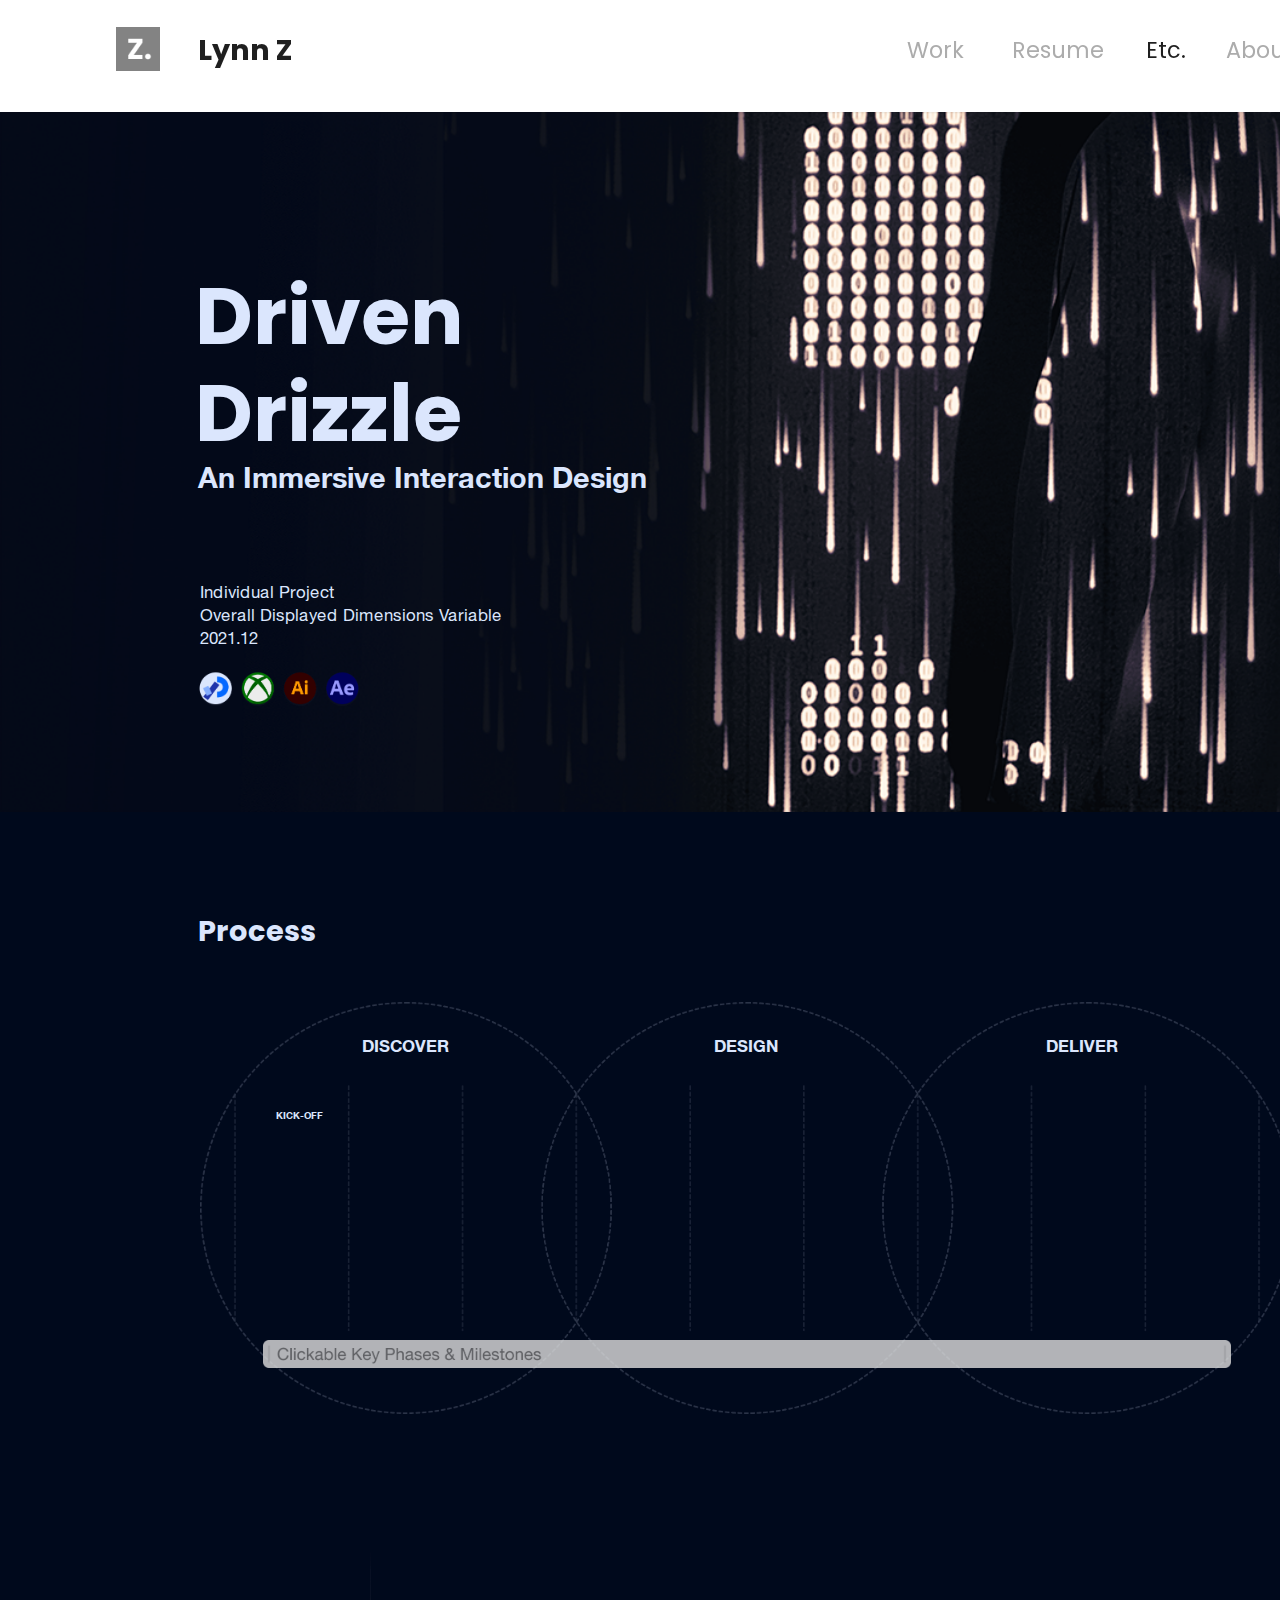
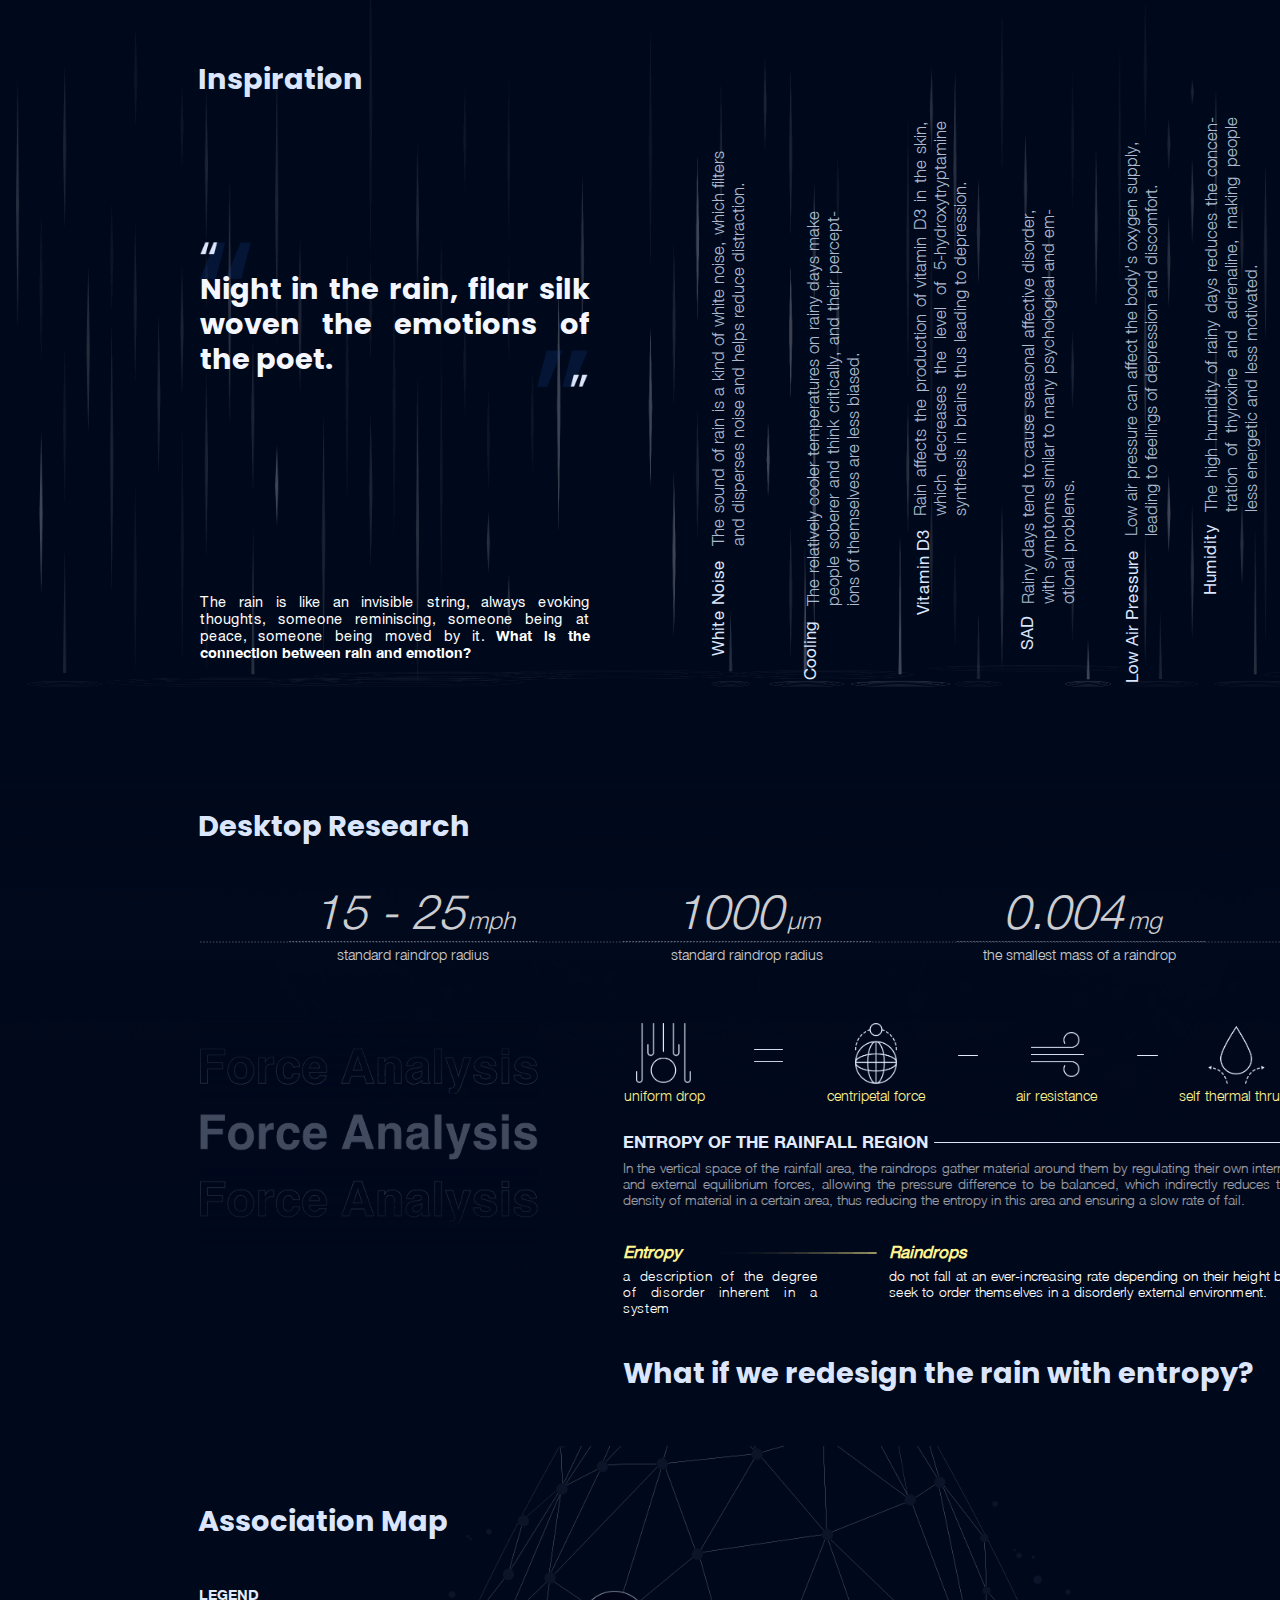
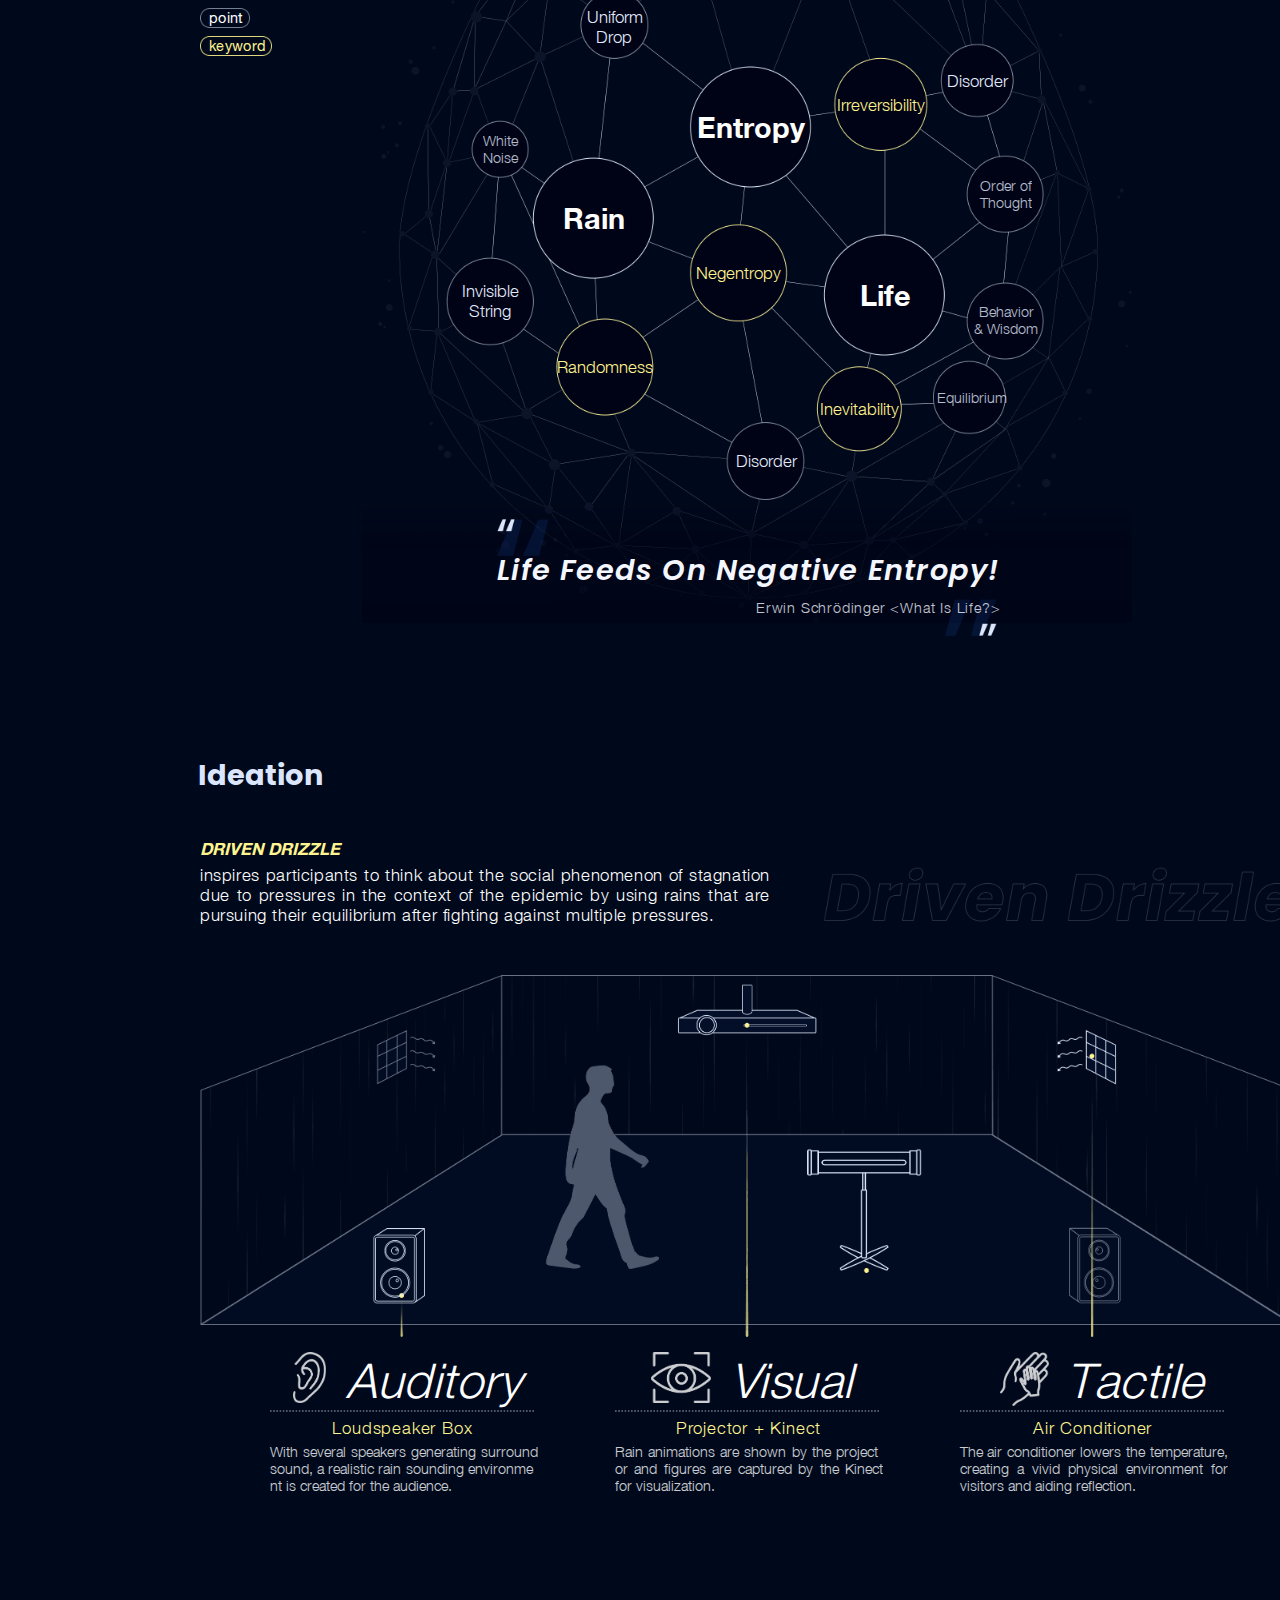
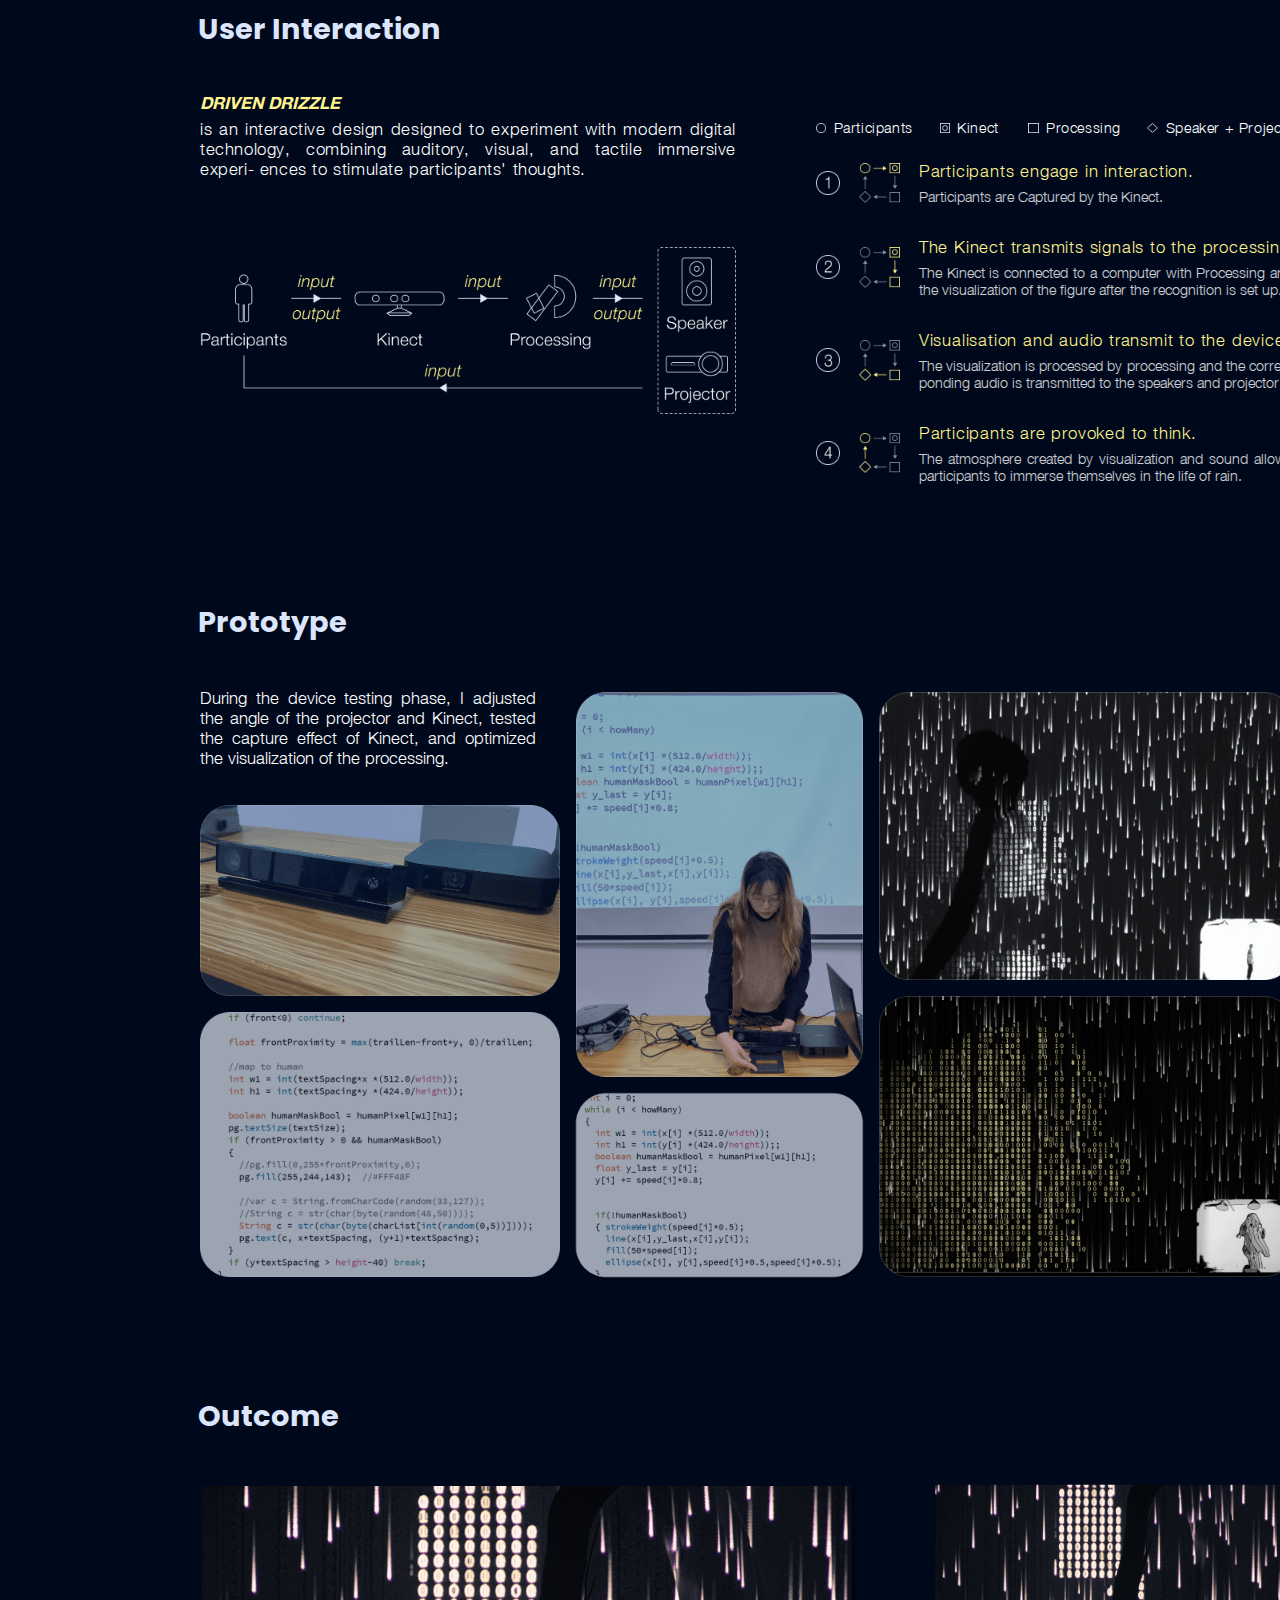
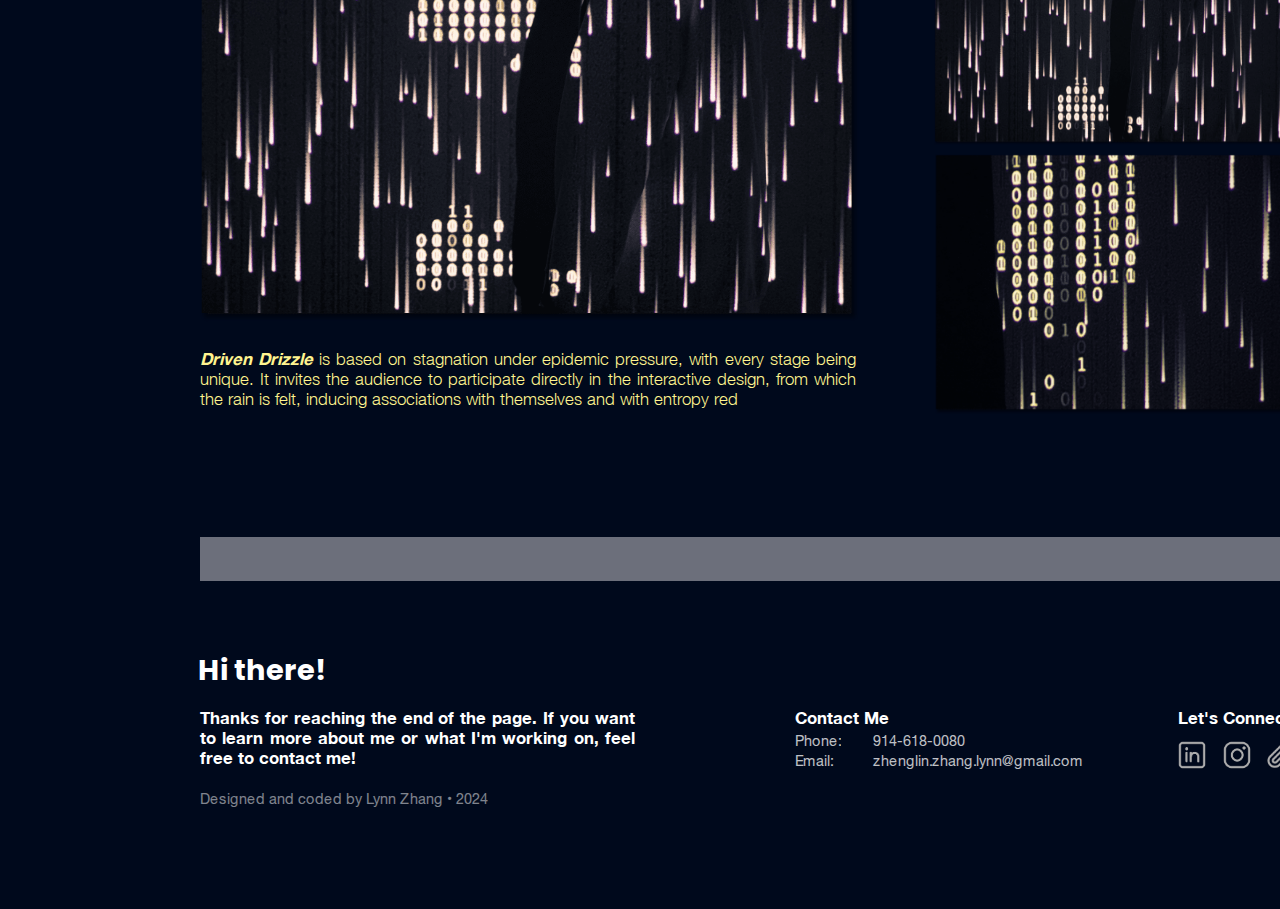
<file: driven.html>
<!DOCTYPE html>
<html lang="en">

<head>
    <meta charset="utf-8">
    <meta name="viewport" content="width=device-width, initial-scale=1.0">
    <title>Lynn Zhang | Driven Drizzle</title>
    <style>
        @font-face {
            font-family: 'Helvetica Neue';
            src: url("static/fonts/HelveticaNeue.ttf")
        }

        @font-face {
            font-family: 'Helvetica Neue Bold';
            src: url("static/fonts/HelveticaNeue-Bold.ttf")
        }

        @font-face {
            font-family: 'Helvetica Neue Light';
            src: url("static/fonts/HelveticaNeue-Light.ttf")
        }
    </style>
    <link rel="shortcut icon" href="static/image/cover/favicon.ico">
    <link rel="preconnect" href="https://fonts.googleapis.com">
    <link rel="preconnect" href="https://fonts.gstatic.com" crossorigin>
    <link href="https://fonts.googleapis.com/css2?family=Poppins:wght@300;400;500;700&display=swap" rel="stylesheet">
    <link href="./static/css/style.css" rel="stylesheet">
    <link href="./static/css/driven.css" rel="stylesheet">
    <link rel="stylesheet" href="./static/css/animate.css" />
</head>

<body>
    <div class="nav_work" id="nnn1">
        <div class="content">
            <a href="#" id="sy0">
                <img alt="pic" src="./static/image/common/logo.png" id="sy1"
                    style="width:44.0px;height:44.0px;margin:27.0px 0 0 116.0px;z-index:9999;opacity:1;">
                <img alt="pic" src="./static/image/driven/logo.png" id="sy2"
                    style="width:44.0px;height:44.0px;margin:27.0px 0 0 116.0px;z-index:9999;opacity:0;">
            </a>
            <img alt="pic" src="./static/image/common/click.png"
                style="width:57.6px;height:4px;margin:62.6px 0 0 906.8px;opacity: 0;" id="lig1">
            <img alt="pic" src="./static/image/common/click.png"
                style="width:91.2px;height:4px;margin:62.6px 0 0 1012.4px;opacity: 0;" id="lig2">
            <img alt="pic" src="./static/image/common/click.png"
                style="width:37.2px;height:4px;margin:62.6px 0 0 1146.4px;opacity: 0;" id="lig3">
            <img alt="pic" src="./static/image/common/click.png"
                style="width:68.2px;height:4px;margin:62.6px 0 0 1226.4px;opacity: 0;" id="lig4">
            <a href="/">
                <p class="font1" style="margin:28.6px 0 0 198.2px">Lynn Z</p>
            </a>
            <a href="/">
                <p class="font3" style="margin:33.0px 0 0 906.8px" id="lig11">Work</p>
            </a>
            <a target="_blank"
                href="https://drive.google.com/file/d/1Fj9TLvb60T07fDlUSmnbDXqyg7BCTxRq/view?usp=sharing">
                <p class="font3" style="margin:33.0px 0 0 1012.4px" id="lig22">Resume</p>
            </a>
            <a href="./etc.html">
                <p class="font2" style="margin:33.0px 0 0 1145.6px" id="lig33">Etc.</p>
            </a>
            <a href="./about.html">
                <p class="font3" style="margin:33.0px 0 0 1226.4px" id="lig44">About</p>
            </a>
        </div>
    </div>
    <div id="page0">
        <div class="content">
            <img alt="pic" src="./static/image/driven/page0_back.png"
                style="width:1494.0px;height:700.0px;margin:0 0 0 0;">
            <p class="font1" style="margin:156.0px 0 0 195.2px;width:256.4px;">Driven Drizzle</p>
            <p class="font2" style="margin:347.6px 0 0 198.4px">An Immersive Interaction Design</p>
            <p class="font3" style="margin:470.0px 0 0 200px">Individual Project</p>
            <p class="font3" style="margin:493.2px 0 0 200px">Overall Displayed Dimensions Variable</p>
            <p class="font3" style="margin:516.4px 0 0 200px">2021.12</p>
            <img alt="pic" src="./static/image/driven/page0_software.png"
                style="width:165.2px;height:39.2px;margin:557.6px 0 0 196.4px">
            <!-- <a href="./static/pdf/Driven_Drizzle.pdf" target="_blank" id="pdf">
                <img alt="pic" src="./static/image/driven/page0_pdf.png" id="a1"
                    style="width:28.4px;height:28.4px;margin:304.8px 0 0 476.4px;opacity: 1;">
                <img alt="pic" src="./static/image/driven/page0_pdf_hover.png" id="a2"
                    style="width:28.4px;height:28.4px;margin:304.8px 0 0 476.4px;opacity: 0;">
            </a> -->
        </div>
    </div>
    <div class="ps" style="display: none;" id="nnn2">
        <img alt="pic" src="./static/image/common/line.png"
            style="height:1px;width:100%;margin:95.0px 0 0 0;opacity: 0.6;position: absolute;">
        <div class="content">
            <a href="javascript:void(0);" onclick="discover()">
                <img alt="pic" src="./static/image/common/discover.png" id="dis1"
                    style="width:88.8px;margin:28.6px 0 0 338.0px;position: absolute;">
                <img alt="pic" src="./static/image/common/discover1.png" id="dis"
                    style="width:88.8px;margin:28.6px 0 0 338.0px;position: absolute;display: none;">
            </a>
            <a href="javascript:void(0);" onclick="design()">
                <img alt="pic" src="./static/image/common/design.png" id="des1"
                    style="width:65.6px;margin:27.0px 0 0 714.4px;position: absolute;">
                <img alt="pic" src="./static/image/common/design1.png" id="des"
                    style="width:65.6px;margin:27.0px 0 0 714.4px;position: absolute;display: none;">
            </a>
            <a href="javascript:void(0);" onclick="deliver()">
                <img alt="pic" src="./static/image/common/deliver.png" id="del1"
                    style="width:72.8px;margin:27.0px 0 0 1075.2px;position: absolute;">
                <img alt="pic" src="./static/image/common/deliver1.png" id="del"
                    style="width:72.8px;margin:27.0px 0 0 1075.2px;position: absolute;display: none;">
            </a>
            <a href="#" id="sl0">
                <img alt="pic" src="./static/image/common/logo.png" id="sl1"
                    style="width:44.0px;height:44.0px;margin:27.0px 0 0 116.0px;position: absolute;z-index:9999;opacity:1;">
                <img alt="pic" src="./static/image/driven/logo.png" id="sl2"
                    style="width:44.0px;height:44.0px;margin:27.0px 0 0 116.0px;position: absolute;z-index:9999;opacity:0;">
            </a>
            <img alt="pic" src="./static/image/driven/lll.png" id="lll3"
                style="height:2px;width:364.8px;margin:93.5px 0 0 929.4px;opacity: 0;position: absolute;">
            <img alt="pic" src="./static/image/driven/lll.png" id="lll2"
                style="height:2px;width:364.8px;margin:93.5px 0 0 564.6px;opacity: 0;position: absolute;">
            <img alt="pic" src="./static/image/driven/lll.png" id="lll1"
                style="height:2px;width:364.8px;margin:93.5px 0 0 199.8px;opacity: 0;position: absolute;">
        </div>
    </div>
    <div id="process">
        <div class="wow animate__fadeInUp" data-wow-duration="1.2s" data-wow-delay="0s" data-wow-offset="100">
            <div class="content">
                <p class="title" style="margin:98px 0 0 198px;">Process</p>
                <p class="font1" style="margin:224.0px 0 0 361.6px;">DISCOVER</p>
                <p class="font1" style="margin:224.0px 0 0 714.4px;">DESIGN</p>
                <p class="font1" style="margin:224.0px 0 0 1046.0px;">DELIVER</p>
                <p class="font2" style="margin:297.6px 0 0 276.0px;">KICK-OFF</p>
                <img alt="pic" src="./static/image/driven/process.png"
                    style="height:412.0px;width:1094.0px;margin:190px 0 0 200.0px">
                <img alt="pic" src="./static/image/common/kp.png" style="width: 967.6px;margin:527.6px 0 0 263.2px">
                <div style="position:absolute;height:35.2px;width:0;margin:312.4px 0 0 258.8px;overflow: hidden;"
                    id="pp1">
                    <a href="#" id="p_r">
                        <img alt="pic" id="p_r1" src="./static/image/driven/process_h.png"
                            style="height:35.2px;width:267.6px;margin: 0 0 0 0;opacity:0">
                        <img alt="pic" id="p_r2" src="./static/image/driven/process_ins_h.png"
                            style="height:35.2px;width:267.6px;margin: 0 0 0 0;opacity:0">
                    </a>
                </div>
                <div style="position:absolute;height:35.2px;width:0;margin:348.4px 0 0 419.2px;overflow: hidden;"
                    id="pp2">
                    <a href="#" id="p_e">
                        <img alt="pic" id="p_e1" src="./static/image/driven/process_re.png"
                            style="height:35.2px;width:267.6px;margin: 0 0 0 0;opacity:0">
                        <img alt="pic" id="p_e2" src="./static/image/driven/process_re_h.png"
                            style="height:35.2px;width:267.6px;margin: 0 0 0 0;opacity:0">
                    </a>
                </div>
                <div style="position:absolute;height:35.2px;width:0;margin:384.4px 0 0 626.0px;overflow: hidden;"
                    id="pp3">
                    <a href="#" id="p_w">
                        <img alt="pic" id="p_w1" src="./static/image/driven/process_idea.png"
                            style="height:35.2px;width:128.0px;margin: 0 0 0 0;opacity:0">
                        <img alt="pic" id="p_w2" src="./static/image/driven/process_idea_h.png"
                            style="height:35.2px;width:128.0px;margin: 0 0 0 0;opacity:0">
                    </a>
                </div>
                <div style="position:absolute;height:35.2px;width:0;margin:420.4px 0 0 709.6px;overflow: hidden;"
                    id="pp4">
                    <a href="#" id="p_s">
                        <img alt="pic" id="p_s1" src="./static/image/driven/process_user.png"
                            style="height:35.2px;width:322.0px;margin: 0 0 0 0;opacity:0">
                        <img alt="pic" id="p_s2" src="./static/image/driven/process_user_h.png"
                            style="height:35.2px;width:322.0px;margin: 0 0 0 0;opacity:0">
                    </a>
                </div>
                <div style="position:absolute;height:35.2px;width:0;margin:420.4px 0 0 1032.4px;overflow: hidden;"
                    id="pp5">
                    <a href="#" id="p_i">
                        <img alt="pic" id="p_i1" src="./static/image/driven/process_pro.png"
                            style="height:35.2px;width:128.0px;margin: 0 0 0 0;opacity:0">
                        <img alt="pic" id="p_i2" src="./static/image/driven/process_pro_h.png"
                            style="height:35.2px;width:128.0px;margin: 0 0 0 0;opacity:0">
                    </a>
                </div>
                <div style="position:absolute;height:35.2px;width:0;margin:456.4px 0 0 1106.8px;overflow: hidden;"
                    id="pp6">
                    <a href="#" id="p_f">
                        <img alt="pic" id="p_f1" src="./static/image/driven/process_feed.png"
                            style="height:35.2px;width:128.0px;margin: 0 0 0 0;opacity:0">
                        <img alt="pic" id="p_f2" src="./static/image/driven/process_feed_h.png"
                            style="height:35.2px;width:128.0px;margin: 0 0 0 0;opacity:0">
                    </a>
                </div>
            </div>
        </div>
    </div>
    <div id="page1">
        <div class="wow animate__fadeInUp" data-wow-duration="1.2s" data-wow-delay="0s" data-wow-offset="100">
            <div class="content">
                <img alt="pic" src="./static/image/driven/page1_rain.png"
                    style="width:1441.3px;height:747.2px;margin:0 0 0 15.6px;">
                <p class="title" style="margin:117.6px 0 0 198.2px;">Inspiration</p>
                <img alt="pic" src="./static/image/driven/page1_up.png"
                    style="width:60.8px;height:224.0px;margin:246.0px 0 0 195.6px;">
                <img alt="pic" src="./static/image/driven/page1_down.png"
                    style="width:60.8px;height:224.0px;margin:354.0px 0 0 531.6px;">
                <p class="font1" style="margin:332.0px 0 0 199.6px;">Night in the rain, filar silk woven the emotions of
                    the
                    poet.</p>
                <div class="font2" style="margin:653.2px 0 0 200.0px;">The rain is like an invisible string, always
                    evoking
                    thoughts, someone reminiscing, someone being at peace, someone being moved by it. <p
                        style="display: inline;font-family: 'Helvetica Neue Bold', sans-serif;">What is the connection
                        between rain and emotion?</p>
                </div>
                <p class="font3" style="margin:657.6px 0 0 670.0px;">White Noise</p>
                <p class="font3" style="margin:699.6px 0 0 780.0px;">Cooling</p>
                <p class="font3" style="margin:621.6px 0 0 880.0px;">Vitamin D3</p>
                <p class="font3" style="margin:682.6px 0 0 1010.0px;">SAD</p>
                <p class="font3" style="margin:665.6px 0 0 1065.0px;">Low Air Pressure</p>
                <p class="font3" style="margin:609.6px 0 0 1175.0px;">Humidity</p>
                <p class="font3" style="margin:659.6px 0 0 1250.0px;">Negative Air Ion</p>
                <p class="font4" style="margin:388.0px 0 0 530.0px;">The sound of rain is a kind of white noise, which
                    filters and disperses noise and helps reduce distraction.</p>
                <p class="font4" style="margin:438.0px 0 0 635.0px;">The relatively cooler temperatures on rainy days
                    make
                    people soberer and think critically, and their percept- ions of themselves are less biased.</p>
                <p class="font4" style="margin:348.0px 0 0 742.0px;">Rain affects the production of vitamin D3 in the
                    skin,
                    which decreases the level of 5-hydroxytryptamine synthesis in brains thus leading to depression.</p>
                <p class="font4" style="margin:436.0px 0 0 850.0px;">Rainy days tend to cause seasonal affective
                    disorder,
                    with symptoms similar to many psychological and em- otional problems.</p>
                <p class="font4" style="margin:378.0px 0 0 943.0px;">Low air pressure can affect the body's oxygen
                    supply,
                    leading to feelings of depression and discomfort.</p>
                <p class="font4" style="margin:344.0px 0 0 1033.0px;">The high humidity of rainy days reduces the
                    concen-
                    tration of thyroxine and adrenaline, making people less energetic and less motivated.</p>
                <p class="font4" style="margin:368.0px 0 0 1132.0px;">Lightning and rain produce large amounts of
                    negative
                    ions, which are beneficial to the functioning of the body system and have a soothing and hypnotic
                    effect.</p>
            </div>
        </div>
    </div>
    <div id="page2">
        <div id="ddd">
            <div class="wow animate__fadeInUp" data-wow-duration="1.2s" data-wow-delay="0s" data-wow-offset="100">
                <div class="content">
                    <p class="title" style="margin:53.6px 0 0 198.2px;">Desktop Research</p>
                    <img alt="pic" src="./static/image/driven/page2_al.png"
                        style="width:1094.0px;height:1.6px;margin:190.0px 0 0 200.0px;">
                    <img alt="pic" src="./static/image/driven/page2_equal.png"
                        style="width:28.8px;height:12.8px;margin:298.2px 0 0 754.4px;">
                    <img alt="pic" src="./static/image/driven/page2_sub.png"
                        style="width:20.8px;height:0.8px;margin:304.2px 0 0 957.6px;">
                    <img alt="pic" src="./static/image/driven/page2_sub.png"
                        style="width:20.8px;height:0.8px;margin:304.2px 0 0 1137.2px;">
                    <img alt="pic" src="./static/image/driven/page2_force.png"
                        style="width:343.6px;height:220.4px;margin:272.0px 0 0 196.0px;">
                    <img alt="pic" src="./static/image/driven/page2_f.png"
                        style="width:342.0px;height:47.6px;margin:361.2px 0 0 196.8px;">
                    <img alt="pic" src="./static/image/driven/page2_icon1.png"
                        style="width:55.0px;height:60.2px;margin:272.1px 0 0 636.3px;">
                    <img alt="pic" src="./static/image/driven/page2_icon2.png"
                        style="width:42.3px;height:60.2px;margin:272.3px 0 0 855.1px;">
                    <img alt="pic" src="./static/image/driven/page2_icon3.png"
                        style="width:52.9px;height:45.1px;margin:280.9px 0 0 1031.1px;">
                    <img alt="pic" src="./static/image/driven/page2_icon4.png"
                        style="width:56.2px;height:57.5px;margin:275.0px 0 0 1208.4px;">
                    <img alt="pic" src="./static/image/driven/page2_arrpw.png"
                        style="width:180.4px;height:2.4px;margin:500.8px 0 0 696.8px;">
                    <img alt="pic" src="./static/image/driven/page2_line.png"
                        style="width:360.4px;height:0.8px;margin:391.0px 0 0 934.0px;">
                    <img alt="pic" src="./static/image/driven/page2_line1.png"
                        style="width:248.0px;height:0.8px;margin:190.0px 0 0 289.2px;">
                    <img alt="pic" src="./static/image/driven/page2_line1.png"
                        style="width:248.0px;height:0.8px;margin:190.0px 0 0 623.2px;">
                    <img alt="pic" src="./static/image/driven/page2_line1.png"
                        style="width:248.0px;height:0.8px;margin:190.0px 0 0 957.2px;">
                    <p class="font1" style="margin:132.0px 0 0 313.4px;">15 - 25</p>
                    <p class="font1" style="margin:132.0px 0 0 675.0px;">1000</p>
                    <p class="font1" style="margin:132.0px 0 0 1003.0px;">0.004</p>
                    <p class="font2" style="margin:154.8px 0 0 467.8px;">mph</p>
                    <p class="font2" style="margin:154.8px 0 0 786.6px;">μm</p>
                    <p class="font2" style="margin:154.8px 0 0 1128.2px;">mg</p>
                    <p class="font3" style="margin:194.8px 0 0 337.4px;">standard raindrop radius</p>
                    <p class="font3" style="margin:194.8px 0 0 671.4px;">standard raindrop radius</p>
                    <p class="font3" style="margin:194.8px 0 0 983.4px;">the smallest mass of a raindrop</p>
                    <p class="font4" style="margin:336.2px 0 0 624.2px;">uniform drop</p>
                    <p class="font4" style="margin:336.2px 0 0 826.8px;">centripetal force</p>
                    <p class="font4" style="margin:336.2px 0 0 1015.6px;">air resistance</p>
                    <p class="font4" style="margin:336.2px 0 0 1179.2px;">self-thermal thrust</p>
                    <p class="font5" style="margin:381.2px 0 0 622.8px;">ENTROPY OF THE RAINFALL REGION</p>
                    <p class="font6" style="margin:491.2px 0 0 622.8px;">Entropy</p>
                    <p class="font6" style="margin:491.2px 0 0 888.8px;">Raindrops</p>
                    <p class="font7" style="margin:601.2px 0 0 623.2px;">What if we redesign the rain with entropy?</p>
                    <p class="font8" style="margin:409.2px 0 0 623.2px;">In the vertical space of the rainfall area, the
                        raindrops gather material around them by regulating their own internal and external equilibrium
                        forces, allowing the pressure difference to be balanced, which indirectly reduces the density of
                        material in a certain area, thus reducing the entropy in this area and ensuring a slow rate of
                        fail.
                    </p>
                    <p class="font9" style="margin:517.2px 0 0 623.2px;width:194.0px;letter-spacing: 0.62px;">a
                        description
                        of the degree of disorder inherent in a system</p>
                    <p class="font9" style="margin:517.2px 0 0 889.2px;width:404.8px;letter-spacing: 0.18px;">do not
                        fall at
                        an ever-increasing rate depending on their height but seek to order themselves in a disorderly
                        external environment.</p>
                </div>
            </div>
        </div>
    </div>
    <div id="page3">
        <div class="wow animate__fadeInUp" data-wow-duration="1.2s" data-wow-delay="0s" data-wow-offset="100">
            <div class="content">
                <p class="title" style="margin:53.6px 0 0 198.2px;">Association Map</p>
                <img alt="pic" src="./static/image/driven/page3_a.png"
                    style="width:770.4px;height:776.8px;margin:0 0 0 361.8px;">
                <img alt="pic" src="./static/image/driven/page3_sq1.png"
                    style="width:49.6px;height:20.0px;margin:162.4px 0 0 200.0px;">
                <img alt="pic" src="./static/image/driven/page3_sq2.png"
                    style="width:72.0px;height:20.0px;margin:190.4px 0 0 200.0px;">
                <img alt="pic" src="./static/image/driven/page3_up.png"
                    style="width:60.8px;height:224.0px;margin:617.2px 0 0 493.2px;">
                <img alt="pic" src="./static/image/driven/page3_down.png"
                    style="width:60.8px;height:224.0px;margin:697.2px 0 0 940.4px;">
                <p class="font1" style="margin:140.4px 0 0 198.8px">LEGEND</p>
                <p class="font2" style="margin:162.8px 0 0 208.5px">point</p>
                <p class="font2" style="margin:191px 0 0 208.5px;color:#FFF48F;">keyword</p>
                <p class="font3" style="margin:431.9px 0 0 860.0px;">Life</p>
                <p class="font3" style="margin:263.9px 0 0 697.4px;">Entropy</p>
                <p class="font3" style="margin:355.1px 0 0 562.6px;">Rain</p>
                <p class="font4" style="margin:417.1px 0 0 696.2px;">Negentropy</p>
                <p class="font4" style="margin:248.6px 0 0 836.6px;">Irreversibility</p>
                <p class="font4" style="margin:552.9px 0 0 820.3px;">Inevitability</p>
                <p class="font4" style="margin:511.1px 0 0 557.1px;">Randomness</p>
                <p class="font5" style="margin:435.1px 0 0 461.0px;width:58.4px;">Invisible
                    String</p>
                <p class="font5" style="margin:160.7px 0 0 586.6px;width:55.2px;">Uniform
                    Drop</p>
                <p class="font5" style="margin:224.7px 0 0 947px;">Disorder</p>
                <p class="font5" style="margin:604.7px 0 0 735.8px;">Disorder</p>
                <p class="font6" style="margin:286.3px 0 0 483.0px;width: 34.4px;">White
                    Noise</p>
                <p class="font6" style="margin:330.7px 0 0 973.2px;width: 64.8px;">Order
                    of Thought</p>
                <p class="font6" style="margin:457.5px 0 0 973px;width: 66px;">Behavior
                    & Wisdom</p>
                <p class="font6" style="margin:542.7px 0 0 936.8px;">Equilibrium</p>
                <p class="font7" style="margin:703.2px 0 0 497.2px;">Life Feeds On Negative Entropy!</p>
                <p class="font8" style="margin:753.2px 0 0 726.4px;">——Erwin Schrödinger &lt;What Is Life?&gt;</p>
            </div>
        </div>
    </div>
    <div id="page4">
        <div class="wow animate__fadeInUp" data-wow-duration="1.2s" data-wow-delay="0s" data-wow-offset="100">
            <div class="content">
                <p class="title" style="margin:53.6px 0 0 198.2px;">Ideation</p>
                <img alt="pic" src="./static/image/driven/page4_driven.png"
                    style="width:472.0px;height:92.8px;margin:150.8px 0 0 823.2px;">
                <img alt="pic" src="./static/image/driven/page4_ideation.png"
                    style="width:1094.0px;height:361.6px;margin:275.2px 0 0 200.0px;">
                <img alt="pic" src="./static/image/driven/page4_icon1.png"
                    style="width:33.6px;height:50.8px;margin:652.4px 0 0 292.8px;">
                <img alt="pic" src="./static/image/driven/page4_icon2.png"
                    style="width:59.5px;height:50.8px;margin:652.4px 0 0 651.4px;">
                <img alt="pic" src="./static/image/driven/page4_icon3.png"
                    style="width:49.9px;height:53.9px;margin:652.4px 0 0 999.6px;">
                <img alt="pic" src="./static/image/driven/page4_line.png"
                    style="width:264.0px;height:1.6px;margin:710.0px 0 0 269.6px;">
                <img alt="pic" src="./static/image/driven/page4_line.png"
                    style="width:264.0px;height:1.6px;margin:710.0px 0 0 614.8px;">
                <img alt="pic" src="./static/image/driven/page4_line.png"
                    style="width:264.0px;height:1.6px;margin:710.0px 0 0 960.2px;">
                <p class="font1" style="margin:139.2px 0 0 199.6px;">DRIVEN DRIZZLE</p>
                <p class="font2" style="margin:718.0px 0 0 332.4px;">Loudspeaker Box</p>
                <p class="font2" style="margin:718.0px 0 0 675.8px;">Projector + Kinect</p>
                <p class="font2" style="margin:718.0px 0 0 1033.2px;">Air Conditioner</p>
                <p class="font3" style="margin:652.0px 0 0 346.1px;">Auditory</p>
                <p class="font3" style="margin:652.0px 0 0 729.7px;">Visual</p>
                <p class="font3" style="margin:652.0px 0 0 1066.3px;">Tactile</p>
                <p class="font4" style="margin:165.2px 0 0 200.0px;">inspires participants to think about the social
                    phenomenon of stagnation due to pressures in the context of the epidemic by using rains that are
                    pursuing their equilibrium after fighting against multiple pressures.</p>
                <p class="font5" style="margin:742.8px 0 0 269.6px;">With several speakers generating surround sound, a
                    realistic rain-sounding environme- nt is created for the audience.</p>
                <p class="font5" style="margin:742.8px 0 0 615.0px;">Rain animations are shown by the project- or and
                    figures are captured by the Kinect for visualization.</p>
                <p class="font5" style="margin:742.8px 0 0 959.6px;">The air conditioner lowers the temperature,
                    creating a
                    vivid physical environment for visitors and aiding reflection.</p>
            </div>
        </div>
    </div>
    <div id="page5">
        <div class="wow animate__fadeInUp" data-wow-duration="1.2s" data-wow-delay="0s" data-wow-offset="100">
            <div class="content">
                <p class="title" style="margin:53.6px 0 0 198.2px;">User Interaction</p>
                <img alt="pic" src="./static/image/driven/page5_shi.png"
                    style="width:536.0px;height:166.8px;margin:293.2px 0 0 200.0px;">
                <img alt="pic" src="./static/image/driven/page5_l1.png"
                    style="width:10.4px;height:10.4px;margin:168.8px 0 0 816.0px;">
                <img alt="pic" src="./static/image/driven/page5_l2.png"
                    style="width:10.4px;height:10.4px;margin:168.8px 0 0 939.6px;">
                <img alt="pic" src="./static/image/driven/page5_l3.png"
                    style="width:10.4px;height:10.4px;margin:168.8px 0 0 1028.4px;">
                <img alt="pic" src="./static/image/driven/page5_l4.png"
                    style="width:10.4px;height:10.4px;margin:168.8px 0 0 1147.2px;">
                <img alt="pic" src="./static/image/driven/page5_1.png"
                    style="width:9.6px;height:20.0px;margin:218.4px 0 0 823.5px;">
                <img alt="pic" src="./static/image/driven/page5_2.png"
                    style="width:9.6px;height:20.0px;margin:302.5px 0 0 823.5px;">
                <img alt="pic" src="./static/image/driven/page5_3.png"
                    style="width:9.6px;height:20.0px;margin:395.6px 0 0 823.7px;">
                <img alt="pic" src="./static/image/driven/page5_4.png"
                    style="width:9.6px;height:20.0px;margin:488.4px 0 0 823.5px;">
                <img alt="pic" src="./static/image/driven/page5_circle.png"
                    style="width:24.0px;height:24.0px;margin:216.8px 0 0 816.0px;">
                <img alt="pic" src="./static/image/driven/page5_circle.png"
                    style="width:24.0px;height:24.0px;margin:301.2px 0 0 816.0px;">
                <img alt="pic" src="./static/image/driven/page5_circle.png"
                    style="width:24.0px;height:24.0px;margin:394.0px 0 0 816.0px;">
                <img alt="pic" src="./static/image/driven/page5_circle.png"
                    style="width:24.0px;height:24.0px;margin:486.8px 0 0 816.0px;">
                <img alt="pic" src="./static/image/driven/page5_g1.png"
                    style="width:40.8px;height:40.7px;margin:208.8px 0 0 859.2px;">
                <img alt="pic" src="./static/image/driven/page5_g2.png"
                    style="width:40.8px;height:40.7px;margin:293.2px 0 0 859.2px;">
                <img alt="pic" src="./static/image/driven/page5_g3.png"
                    style="width:40.8px;height:40.7px;margin:386.0px 0 0 859.2px;">
                <img alt="pic" src="./static/image/driven/page5_g4.png"
                    style="width:40.8px;height:40.7px;margin:478.8px 0 0 859.2px;">
                <p class="font1" style="margin:139.2px 0 0 199.6px;">DRIVEN DRIZZLE</p>
                <p class="font2" style="margin:165.2px 0 0 200.0px;">is an interactive design designed to experiment
                    with
                    modern digital technology, combining auditory, visual, and tactile immersive experi- ences to
                    stimulate
                    participants' thoughts.</p>
                <p class="font3" style="margin:207.2px 0 0 918.8px;">Participants engage in interaction.</p>
                <p class="font3" style="margin:283.2px 0 0 918.8px;">The Kinect transmits signals to the processing.</p>
                <p class="font3" style="margin:376.0px 0 0 918.8px;">Visualisation and audio transmit to the devices.
                </p>
                <p class="font3" style="margin:468.8px 0 0 918.8px;">Participants are provoked to think.</p>
                <p class="font4" style="margin:165.2px 0 0 833.6px;">Participants</p>
                <p class="font4" style="margin:165.2px 0 0 957.2px;">Kinect</p>
                <p class="font4" style="margin:165.2px 0 0 1046.0px;">Processing</p>
                <p class="font4" style="margin:165.2px 0 0 1165.8px;">Speaker + Projector</p>
                <p class="font5" style="margin:234.0px 0 0 918.8px;">Participants are Captured by the Kinect.</p>
                <p class="font5" style="margin:310.4px 0 0 918.8px;">The Kinect is connected to a computer with
                    Processing
                    and the visualization of the figure after the recognition is set up.</p>
                <p class="font5" style="margin:403.2px 0 0 918.8px;">The visualization is processed by processing and
                    the
                    corres-ponding audio is transmitted to the speakers and projector.</p>
                <p class="font5" style="margin:496.0px 0 0 918.8px;">The atmosphere created by visualization and sound
                    allows participants to immerse themselves in the life of rain.</p>
            </div>
        </div>
    </div>
    <div id="page6">
        <div class="wow animate__fadeInUp" data-wow-duration="1.2s" data-wow-delay="0s" data-wow-offset="100">
            <div class="content">
                <p class="title" style="margin:53.6px 0 0 198.2px;">Prototype</p>
                <img alt="pic" src="./static/image/driven/page6_prototype1.png"
                    style="width:360.0px;height:191.6px;margin:257.2px 0 0 200.0px;">
                <img alt="pic" src="./static/image/driven/page6_code1.png"
                    style="width:360.0px;height:264.8px;margin:464.8px 0 0 200.0px;">
                <img alt="pic" src="./static/image/driven/page6_code2.png"
                    style="width:294.0px;height:191.2px;margin:544.4px 0 0 574.0px;">
                <img alt="pic" src="./static/image/driven/page6_prototype2.png"
                    style="width:286.8px;height:385.6px;margin:144.0px 0 0 576.0px;">
                <img alt="pic" src="./static/image/driven/page6_testing1.png"
                    style="width:415.2px;height:288.8px;margin:144.0px 0 0 878.8px;">
                <img alt="pic" src="./static/image/driven/page6_testing2.png"
                    style="width:415.2px;height:280.8px;margin:448.8px 0 0 878.8px;">
                <p class="font1" style="margin:140.4px 0 0 200.0px;">During the device testing phase, I adjusted the
                    angle
                    of the projector and Kinect, tested the capture effect of Kinect, and optimized the visualization of
                    the
                    processing.</p>
            </div>
        </div>
    </div>
    <div id="page7">
        <div class="wow animate__fadeInUp" data-wow-duration="1.2s" data-wow-delay="0s" data-wow-offset="100">
            <div class="content">
                <p class="title" style="margin:53.6px 0 0 198.2px;">Outcome</p>
                <img alt="pic" src="./static/image/driven/page7_rain1.png"
                    style="width:663.2px;height:439.2px;margin:142.8px 0 0 198.0px;">
                <iframe src="https://www.youtube.com/embed/pjeXKgC1Xzg" title="YouTube video player"
                    style="width:663.2px;height:439.2px;margin:142.8px 0 0 198.0px;position:absolute;border: 0px;border-radius: 25px;"
                    allow="accelerometer; autoplay; clipboard-write; encrypted-media; gyroscope; picture-in-picture"
                    allowfullscreen></iframe>
                <img alt="pic" src="./static/image/driven/page7_rain2.png"
                    style="width:365.2px;height:261.2px;margin:142.8px 0 0 934.0px;">
                <img alt="pic" src="./static/image/driven/page7_rain3.png"
                    style="width:365.2px;height:261.2px;margin:412.8px 0 0 934.0px;">
                <div class="font1" style="margin:608.0px 0 0 199.6px;">
                    <p style="display: inline;font-family: 'Helvetica Neue Bold', sans-serif;font-style: italic;">Driven
                        Drizzle</p> is based on stagnation under epidemic pressure, with every stage being unique. It
                    invites the audience to participate directly in the interactive design, from which the rain is felt,
                    inducing associations with themselves and with entropy red
                </div>
            </div>
        </div>
    </div>
    <div id="footer1">
        <div class="content">
            <div id="end"
                style="width:1094.0px;height:44.0px;margin:64.0px 0 0 200.0px;background-color:#6c6f7b;position: absolute;">
            </div>
            <p class="font1" style="margin:176.0px 0 0 198.2px">Hi there!</p>
            <p class="font2" style="margin:234.4px 0 0 200px;width:435.0px;">Thanks for reaching the end of the page. If
                you
                want to learn more about me or what I'm working on, feel free to contact me!</p>
            <p class="font2" style="margin:234.4px 0 0 794.8px;">Contact Me</p>
            <p class="font2" style="margin:234.4px 0 0 1178.0px;">Let's Connect</p>
            <p class="font3" style="margin:316.4px 0 0 200.0px;">Designed and coded by Lynn Zhang • 2024</p>
            <p class="font4" style="margin:258.0px 0 0 794.8px;width:50px;">Phone:
                Email:</p>
            <p class="font4" style="margin:258.0px 0 0 872.8px;width:150px;">914-618-0080
                zhenglin.zhang.lynn@gmail.com</p>
            <a href="https://www.linkedin.com/in/zhenglinzhang/" target="_blank" id="linkedin"><img
                    alt="pic" src="./static/image/common/linkedin-hover.png" id="l2"
                    style="width:34.0px;margin:264.4px 0 0 1175.2px;opacity: 0;"><img alt="pic"
                    src="./static/image/common/linkedin.png" id="l1"
                    style="width:34.0px;margin:264.4px 0 0 1175.2px;opacity: 1;"></a>
            <a href="https://www.instagram.com/z__zlynn/" target="_blank" id="ins"><img alt="pic"
                    src="./static/image/common/ins-hover.png" id="i2"
                    style="width:34.0px;margin:264.4px 0 0 1219.6px;opacity: 0;">
                <img alt="pic" src="./static/image/common/ins.png" id="i1"
                    style="width:34.0px;margin:264.4px 0 0 1219.6px;opacity: 1;"></a>
            <a href="mailto:zhenglin.zhang.lynn@gmail.com" target="_blank" id="email"><img alt="pic"
                    src="./static/image/common/mail-hover.png" id="e2"
                    style="width:34.0px;margin:264.4px 0 0 1262.8px;opacity: 0;"><img alt="pic"
                    src="./static/image/common/mail.png" id="e1"
                    style="width:34.0px;margin:264.4px 0 0 1262.8px;opacity: 1;"></a>
            <div id="progress"
                style="width:1094.0px;height:22.0px;margin:64.0px 0 0 200.0px;bottom:0;position: fixed;z-index:99990;;opacity: 1">
                <div
                    style="height:22px;width:1094.0px;background-color: #dddddd;z-index:999999;position: fixed;opacity: 1;filter: blur(1px);opacity: 0.8;">
                </div>
                <div id="inner"
                    style="height:22px;width:0px;background-color:#6c6f7b;z-index:999999;position: fixed;opacity: 0.9">
                </div>
            </div>
        </div>
    </div>
    <script src="static/js/jquery.js"></script>
    <script src="https://stackpath.bootstrapcdn.com/bootstrap/4.5.2/js/bootstrap.min.js"></script>
    <script src="static/js/common.js"></script>
    <script src="https://cdnjs.cloudflare.com/ajax/libs/wow/1.1.2/wow.min.js"
        integrity="sha512-Eak/29OTpb36LLo2r47IpVzPBLXnAMPAVypbSZiZ4Qkf8p/7S/XRG5xp7OKWPPYfJT6metI+IORkR5G8F900+g=="
        crossorigin="anonymous" referrerpolicy="no-referrer"></script>
    <script>
        new WOW().init();
    </script>
    <script>
        function getPosition(element) {
            var xPosition = 0;
            var yPosition = 0;

            while (element) {
                yPosition += (element.offsetTop - element.scrollTop + element.clientTop);
                element = element.offsetParent;
            }

            return yPosition;
        }

        window.addEventListener('resize', () => {
            let end = getPosition(document.getElementById("end")) - getPosition(document.getElementById("top"))
            let height = $(window).scrollTop() + document.documentElement.clientHeight - 22;
            if (document.body.clientWidth > 1422.4 && height < end) {
                let l1 = document.getElementById("progress")
                $(l1).animate({
                    opacity: 1
                }, 0);
                let l2 = document.getElementById("inner")
                let height1 = document.documentElement.clientHeight;
                $(l2).animate({
                    width: (1094 * (height - height1) / (end - height1)).toString() + "px"
                }, 0);
            } else {
                let l1 = document.getElementById("progress")
                $(l1).animate({
                    opacity: 0
                }, 0);
            }
        });

        $(document).ready(function () {
            let end = getPosition(document.getElementById("end")) - getPosition(document.getElementById("top"))
            let height = $(window).scrollTop() + document.documentElement.clientHeight - 22;
            if (document.body.clientWidth > 1422.4 && height < end) {
                let l1 = document.getElementById("progress")
                $(l1).animate({
                    opacity: 1
                }, 0);
                let l2 = document.getElementById("inner")
                let height1 = document.documentElement.clientHeight;
                $(l2).animate({
                    width: (1094 * (height - height1) / (end - height1)).toString() + "px"
                }, 0);
            } else {
                let l1 = document.getElementById("progress")
                $(l1).animate({
                    opacity: 0
                }, 0);
            }
        });

        $(function () {
            $(window).scroll(function () {
                let end = getPosition(document.getElementById("end")) - getPosition(document.getElementById("top"))
                let height = $(window).scrollTop() + document.documentElement.clientHeight - 22;
                if (document.body.clientWidth > 1422.4 && height < end) {
                    let l1 = document.getElementById("progress")
                    $(l1).animate({
                        opacity: 1
                    }, 0);
                    let l2 = document.getElementById("inner")
                    let height1 = document.documentElement.clientHeight;
                    $(l2).animate({
                        width: (1094 * (height - height1) / (end - height1)).toString() + "px"
                    }, 0);
                } else {
                    let l1 = document.getElementById("progress")
                    $(l1).animate({
                        opacity: 0
                    }, 0);
                }
            });
        });

        var flag = 1
        var process = document.getElementById("process").offsetTop - 500;

        $(document).ready(function () {
            $(window).scroll(function () {
                if ($(window).scrollTop() > process & flag == 1) {
                    let pp1 = document.getElementById("pp1")
                    $(pp1).animate({
                        width: "267.6px"
                    }, 1000);
                    let l1 = document.getElementById("p_r1")
                    $(l1).animate({
                        opacity: 1
                    }, 2000);

                    setTimeout(() => {
                        let pp2 = document.getElementById("pp2")
                        $(pp2).animate({
                            width: "267.6px"
                        }, 2000);
                        let l2 = document.getElementById("p_e1")
                        $(l2).animate({
                            opacity: 1
                        }, 2000);
                    }, 300);

                    setTimeout(() => {
                        let pp3 = document.getElementById("pp3")
                        $(pp3).animate({
                            width: "128.0px"
                        }, 2000);
                        let l3 = document.getElementById("p_w1")
                        $(l3).animate({
                            opacity: 1
                        }, 2000);
                    }, 500);

                    setTimeout(() => {
                        let pp4 = document.getElementById("pp4")
                        $(pp4).animate({
                            width: "322.0px"
                        }, 2000);
                        let l4 = document.getElementById("p_s1")
                        $(l4).animate({
                            opacity: 1
                        }, 2000);
                    }, 900);

                    setTimeout(() => {
                        let pp5 = document.getElementById("pp5")
                        $(pp5).animate({
                            width: "128.0px"
                        }, 2000);
                        let l5 = document.getElementById("p_i1")
                        $(l5).animate({
                            opacity: 1
                        }, 2000);
                    }, 1300);

                    setTimeout(() => {
                        let pp6 = document.getElementById("pp6")
                        $(pp6).animate({
                            width: "128.0px"
                        }, 2000);
                        let l6 = document.getElementById("p_f1")
                        $(l6).animate({
                            opacity: 1
                        }, 2000);
                    }, 1600);

                    flag = 0
                }
            });
        });

        let p_r = document.getElementById("p_r")
        $(function () {
            $(p_r).on({
                mouseover: function () {
                    let l1 = document.getElementById("p_r1")
                    let l2 = document.getElementById("p_r2")
                    $(l1).animate({
                        opacity: 0
                    }, 500);
                    $(l2).animate({
                        opacity: 1
                    }, 500);
                },
                mouseout: function () {
                    let l1 = document.getElementById("p_r1")
                    let l2 = document.getElementById("p_r2")
                    $(l1).animate({
                        opacity: 1
                    }, 500);
                    $(l2).animate({
                        opacity: 0
                    }, 500);
                }
            });
        });

        let p_e = document.getElementById("p_e")
        $(function () {
            $(p_e).on({
                mouseover: function () {
                    let l2 = document.getElementById("p_e2")
                    $(l2).animate({
                        opacity: 1
                    }, 200);
                },
                mouseout: function () {
                    let l2 = document.getElementById("p_e2")
                    $(l2).animate({
                        opacity: 0
                    }, 100);
                }
            });
        });

        let p_w = document.getElementById("p_w")
        $(function () {
            $(p_w).on({
                mouseover: function () {
                    let l2 = document.getElementById("p_w2")
                    $(l2).animate({
                        opacity: 1
                    }, 200);
                },
                mouseout: function () {
                    let l2 = document.getElementById("p_w2")
                    $(l2).animate({
                        opacity: 0
                    }, 100);
                }
            });
        });

        let p_s = document.getElementById("p_s")
        $(function () {
            $(p_s).on({
                mouseover: function () {
                    let l2 = document.getElementById("p_s2")
                    $(l2).animate({
                        opacity: 1
                    }, 200);
                },
                mouseout: function () {
                    let l2 = document.getElementById("p_s2")
                    $(l2).animate({
                        opacity: 0
                    }, 100);
                }
            });
        });

        let p_i = document.getElementById("p_i")
        $(function () {
            $(p_i).on({
                mouseover: function () {
                    let l2 = document.getElementById("p_i2")
                    $(l2).animate({
                        opacity: 1
                    }, 200);
                },
                mouseout: function () {
                    let l2 = document.getElementById("p_i2")
                    $(l2).animate({
                        opacity: 0
                    }, 100);
                }
            });
        });

        let p_f = document.getElementById("p_f")
        $(function () {
            $(p_f).on({
                mouseover: function () {
                    let l2 = document.getElementById("p_f2")
                    $(l2).animate({
                        opacity: 1
                    }, 200);
                },
                mouseout: function () {
                    let l2 = document.getElementById("p_f2")
                    $(l2).animate({
                        opacity: 0
                    }, 100);
                }
            });
        });

        function toPage(index) {
            $("html,body").animate({
                scrollTop: $("#page" + index).eq(0).offset().top - 132
            }, 500);
        }

        document.getElementById("p_r").onmousedown = function () {
            toPage(1);
        }

        document.getElementById("p_e").onmousedown = function () {
            toPage(2);
        }

        document.getElementById("p_w").onmousedown = function () {
            toPage(4);
        }

        document.getElementById("p_s").onmousedown = function () {
            toPage(5);
        }

        document.getElementById("p_i").onmousedown = function () {
            toPage(6);
        }

        document.getElementById("p_f").onmousedown = function () {
            toPage(7);
        }


        function discover() {
            toPage(1);
        }

        function design() {
            toPage(4);
        }

        function deliver() {
            toPage(6);
        }

        var process1 = document.getElementById("process").offsetTop + 110;
        var page5 = document.getElementById("page4").offsetTop - 133;
        var page10 = document.getElementById("page6").offsetTop - 133;

        $(document).ready(function () {
            $(window).scroll(function () {
                if ($(window).scrollTop() > process1) {
                    document.getElementById("nnn1").style.display = "none";
                    document.getElementById("nnn2").style.display = "block";
                    if ($(window).scrollTop() < page5) {
                        document.getElementById("dis").style.display = "none";
                        document.getElementById("des").style.display = "block";
                        document.getElementById("del").style.display = "block";
                        document.getElementById("dis1").style.display = "block";
                        document.getElementById("des1").style.display = "none";
                        document.getElementById("del1").style.display = "none";
                        document.getElementById("lll1").style.opacity = 1;
                        document.getElementById("lll2").style.opacity = 0;
                        document.getElementById("lll3").style.opacity = 0;
                    } else if ($(window).scrollTop() > page10) {
                        document.getElementById("dis").style.display = "block";
                        document.getElementById("des").style.display = "block";
                        document.getElementById("del").style.display = "none";
                        document.getElementById("dis1").style.display = "none";
                        document.getElementById("des1").style.display = "none";
                        document.getElementById("del1").style.display = "block";
                        document.getElementById("lll1").style.opacity = 0;
                        document.getElementById("lll2").style.opacity = 0;
                        document.getElementById("lll3").style.opacity = 1;
                    } else {
                        document.getElementById("dis").style.display = "block";
                        document.getElementById("des").style.display = "none";
                        document.getElementById("del").style.display = "block";
                        document.getElementById("dis1").style.display = "none";
                        document.getElementById("des1").style.display = "block";
                        document.getElementById("del1").style.display = "none";
                        document.getElementById("lll1").style.opacity = 0;
                        document.getElementById("lll2").style.opacity = 1;
                        document.getElementById("lll3").style.opacity = 0;
                    }
                } else {
                    document.getElementById("nnn1").style.display = "block";
                    document.getElementById("nnn2").style.display = "none";
                }
            });
        });

        document.getElementById('sy0').addEventListener('click', function () {
            if (window.scrollY === 0) {
                location.href = '/';
            }
        });
    </script>
</body>

</html>
</file>
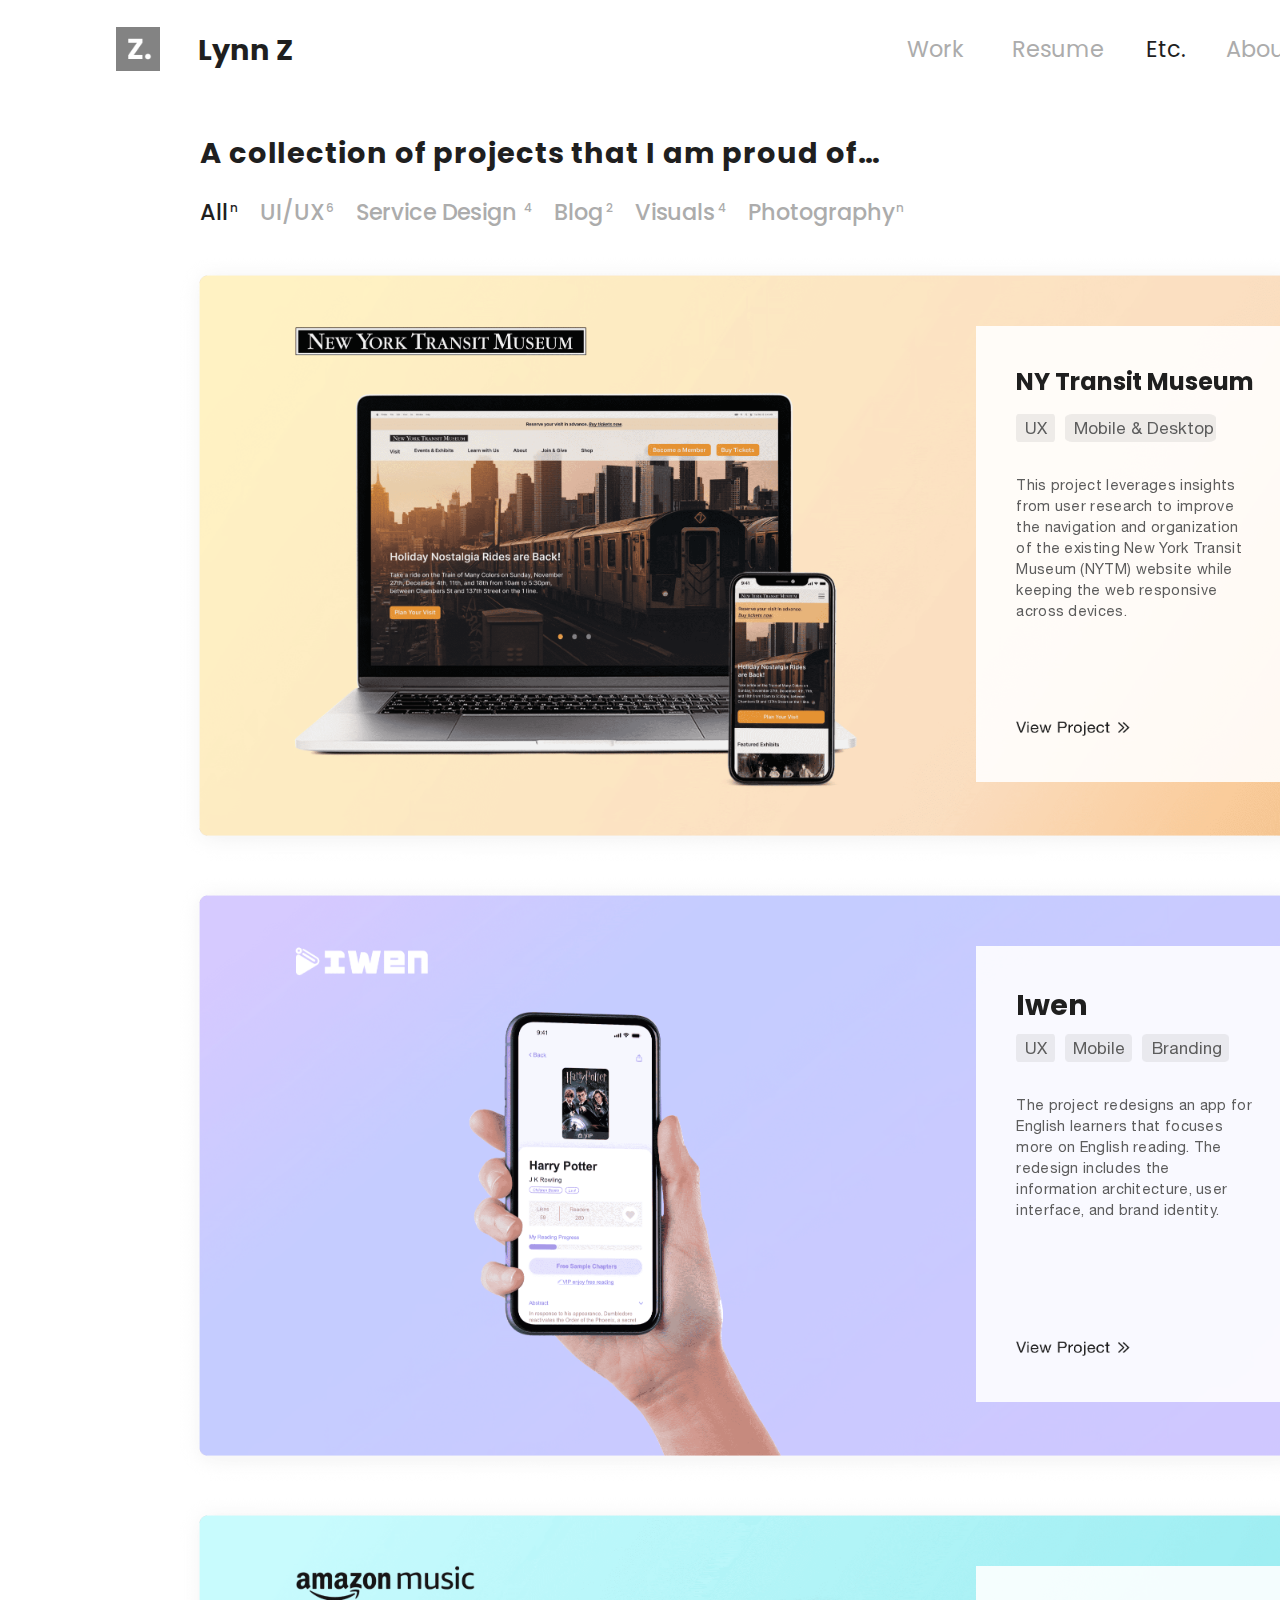
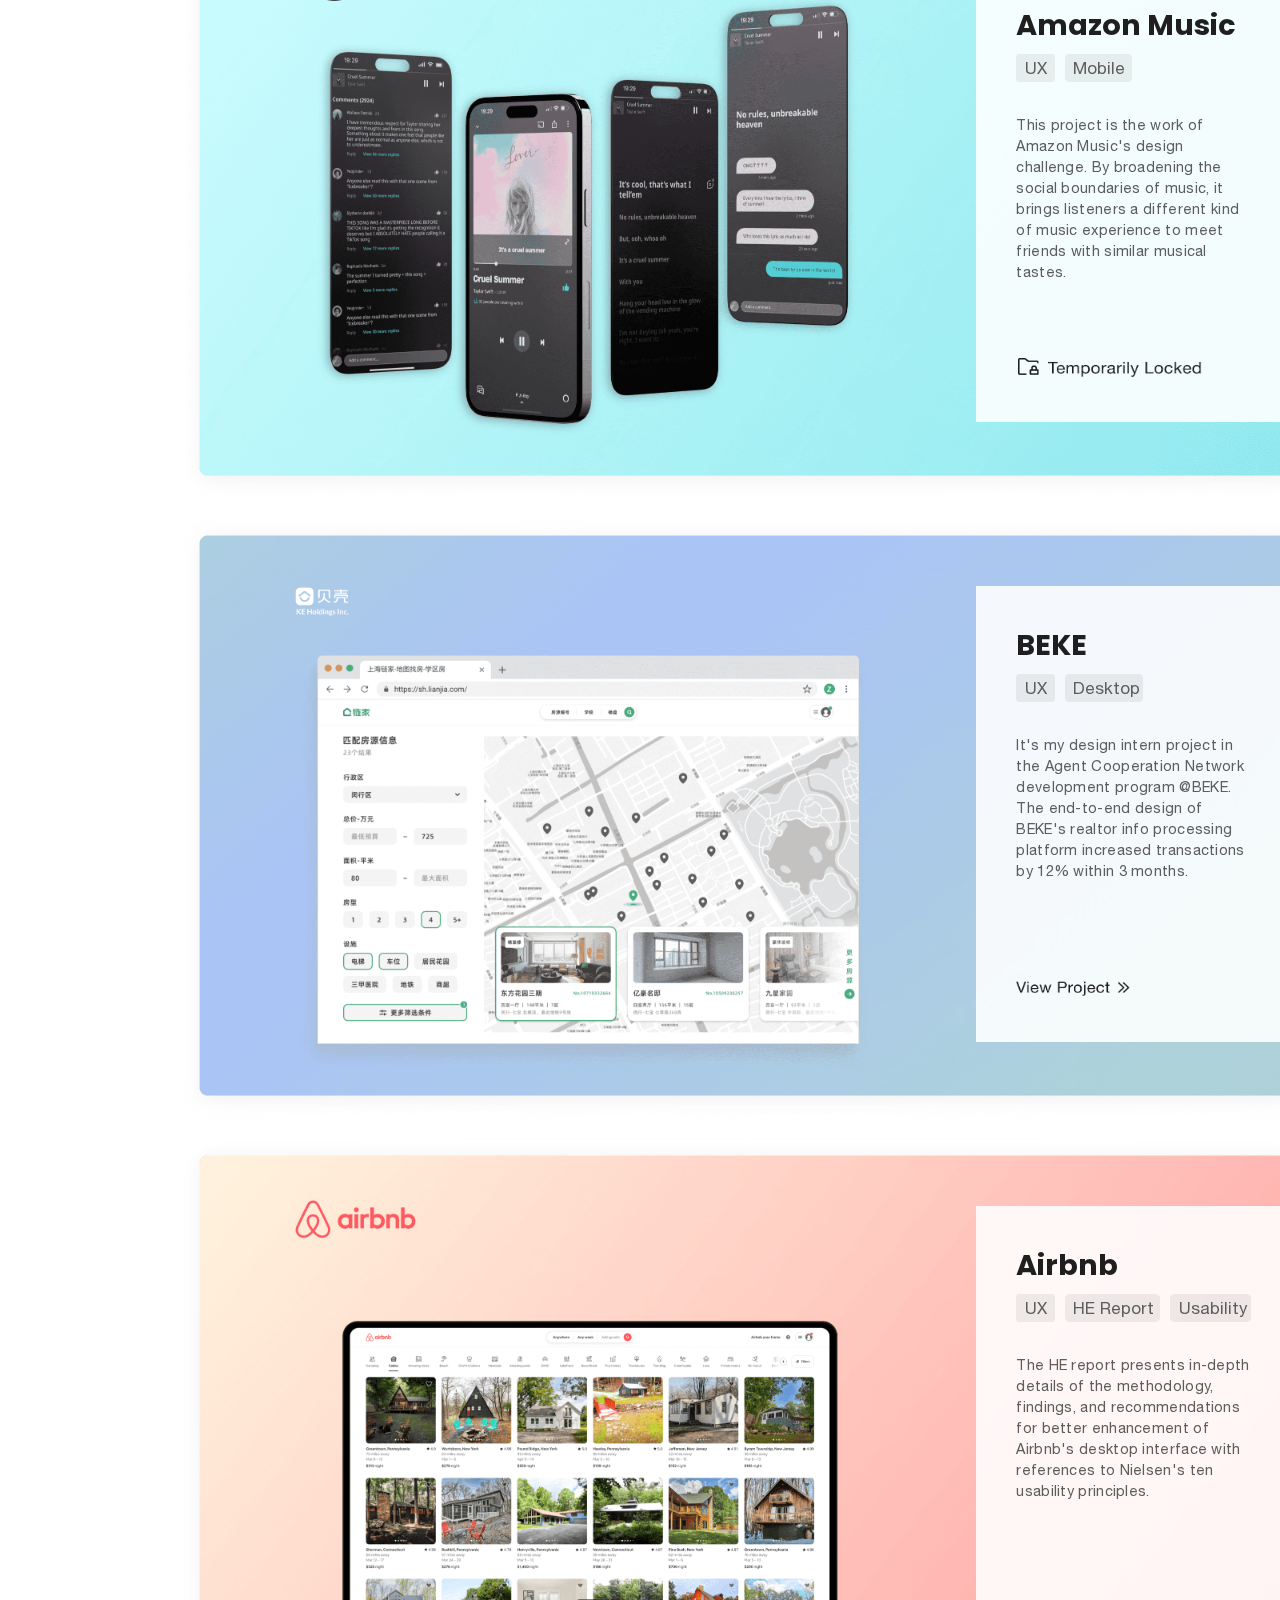
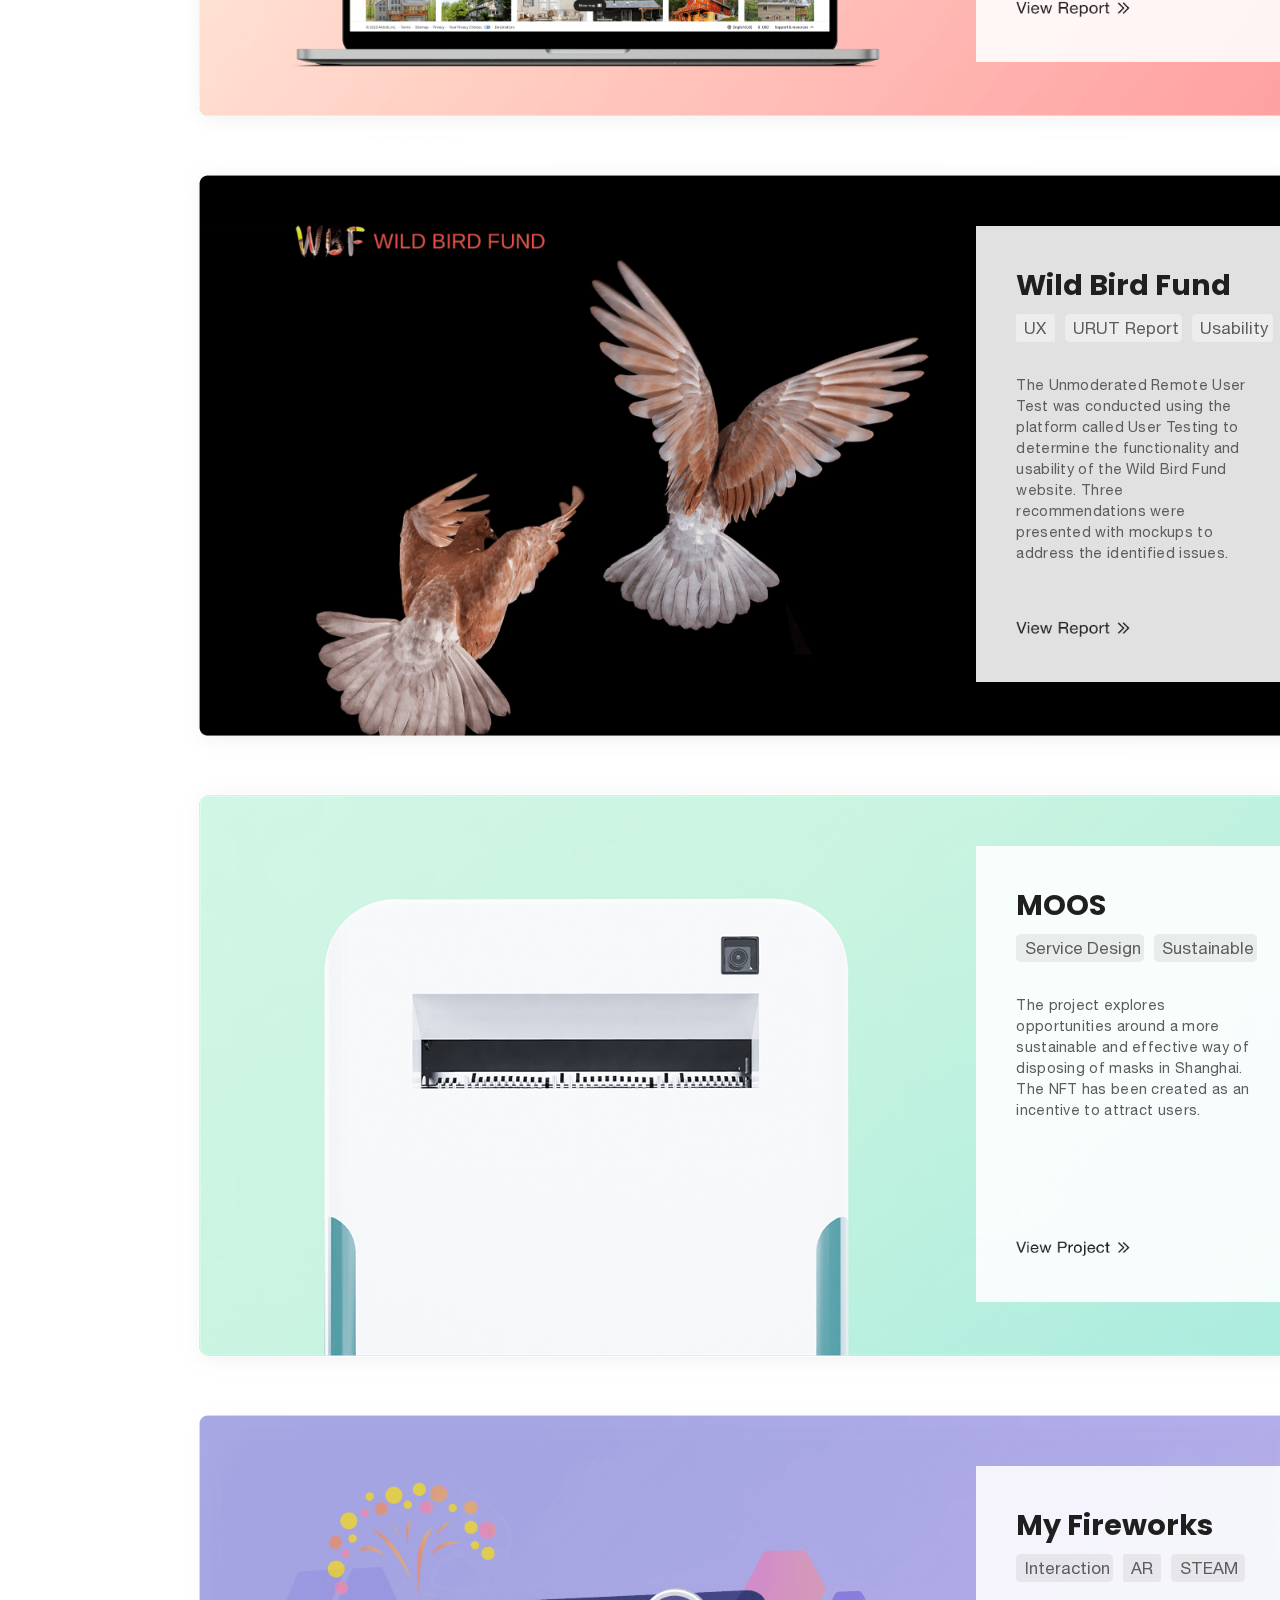
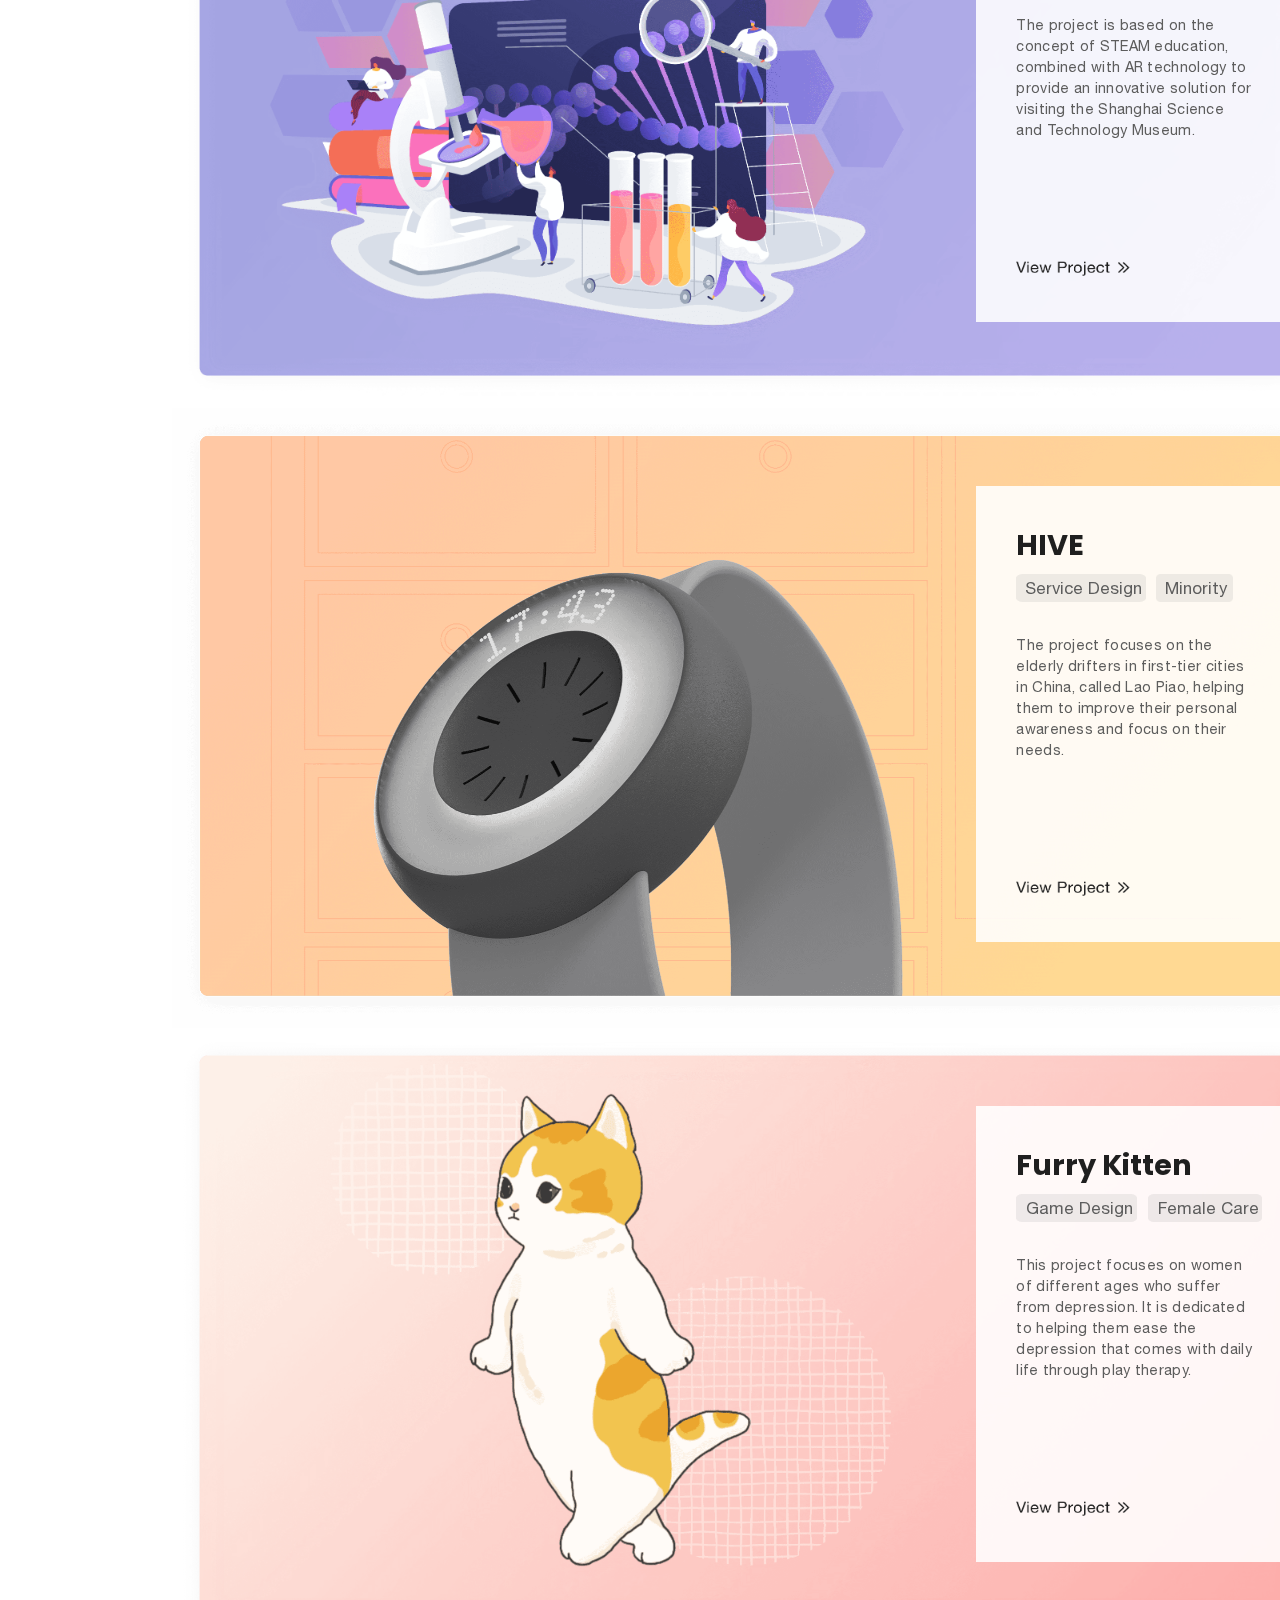
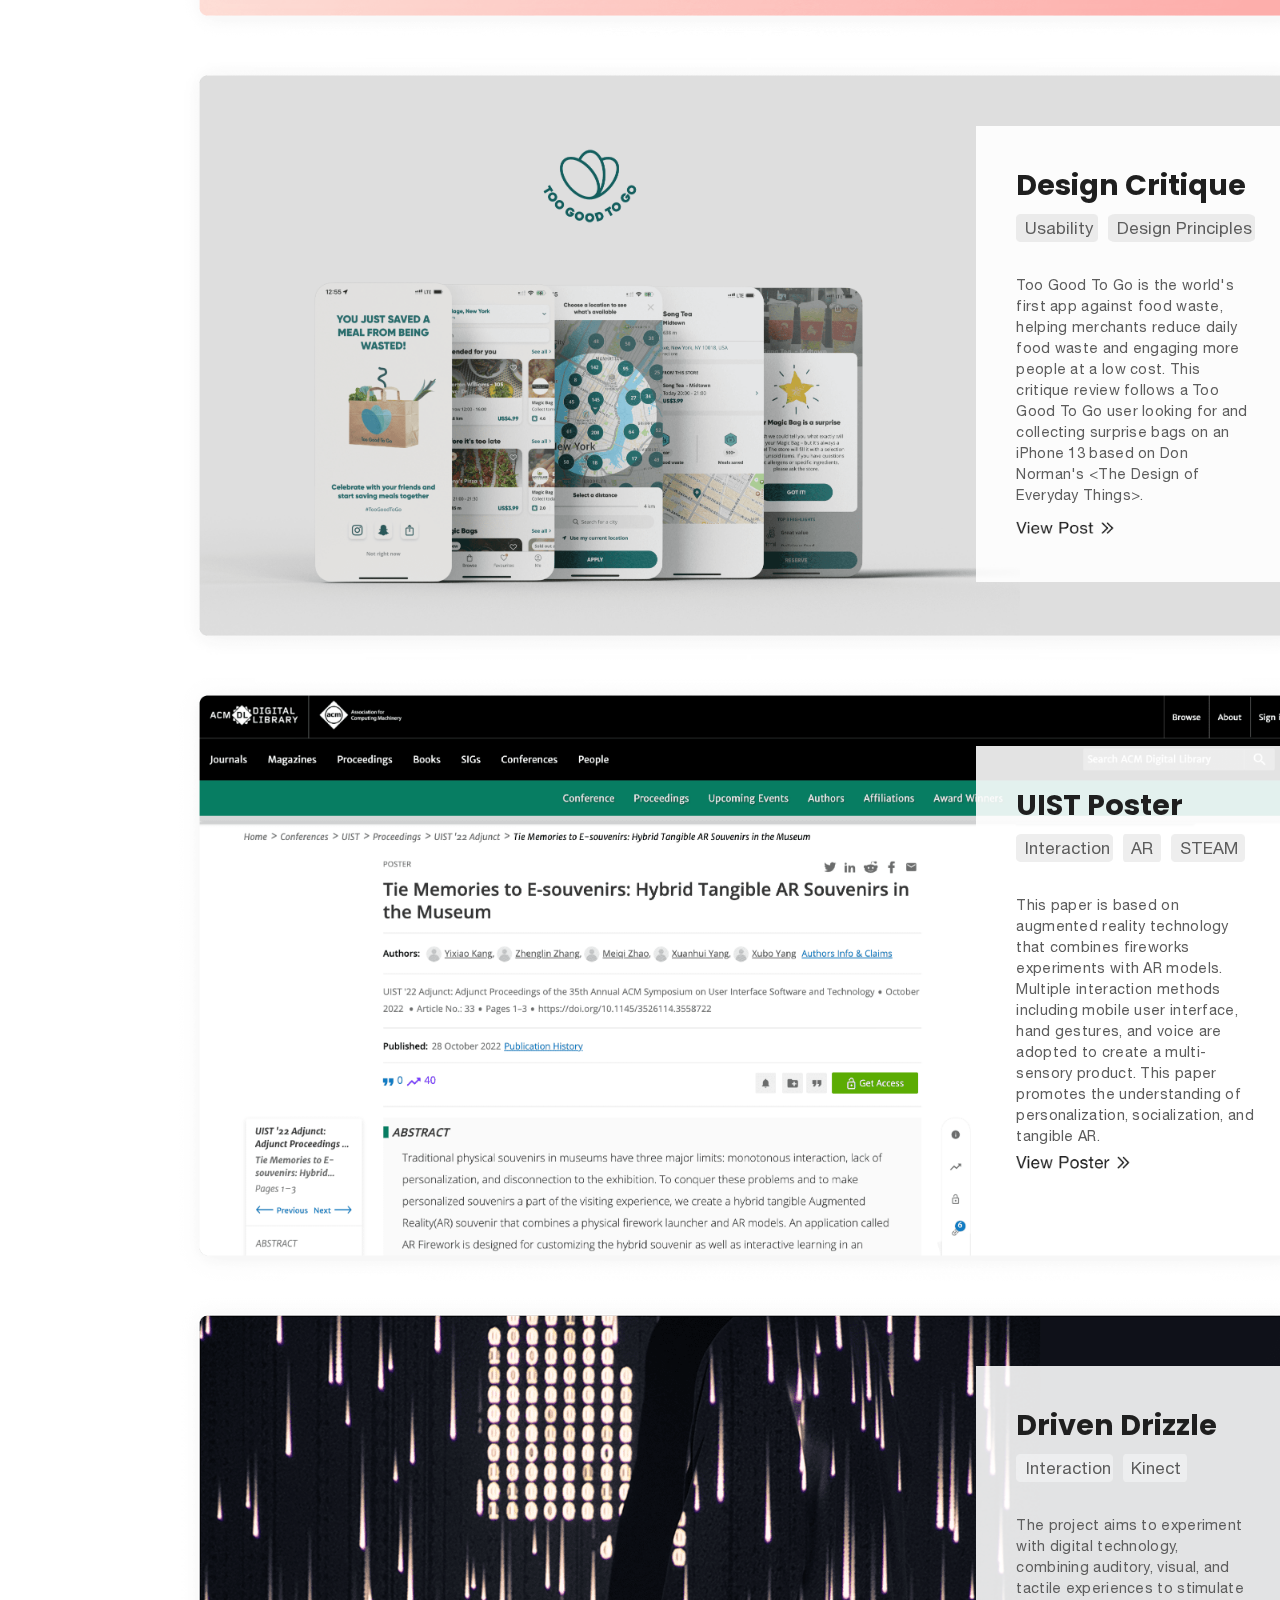
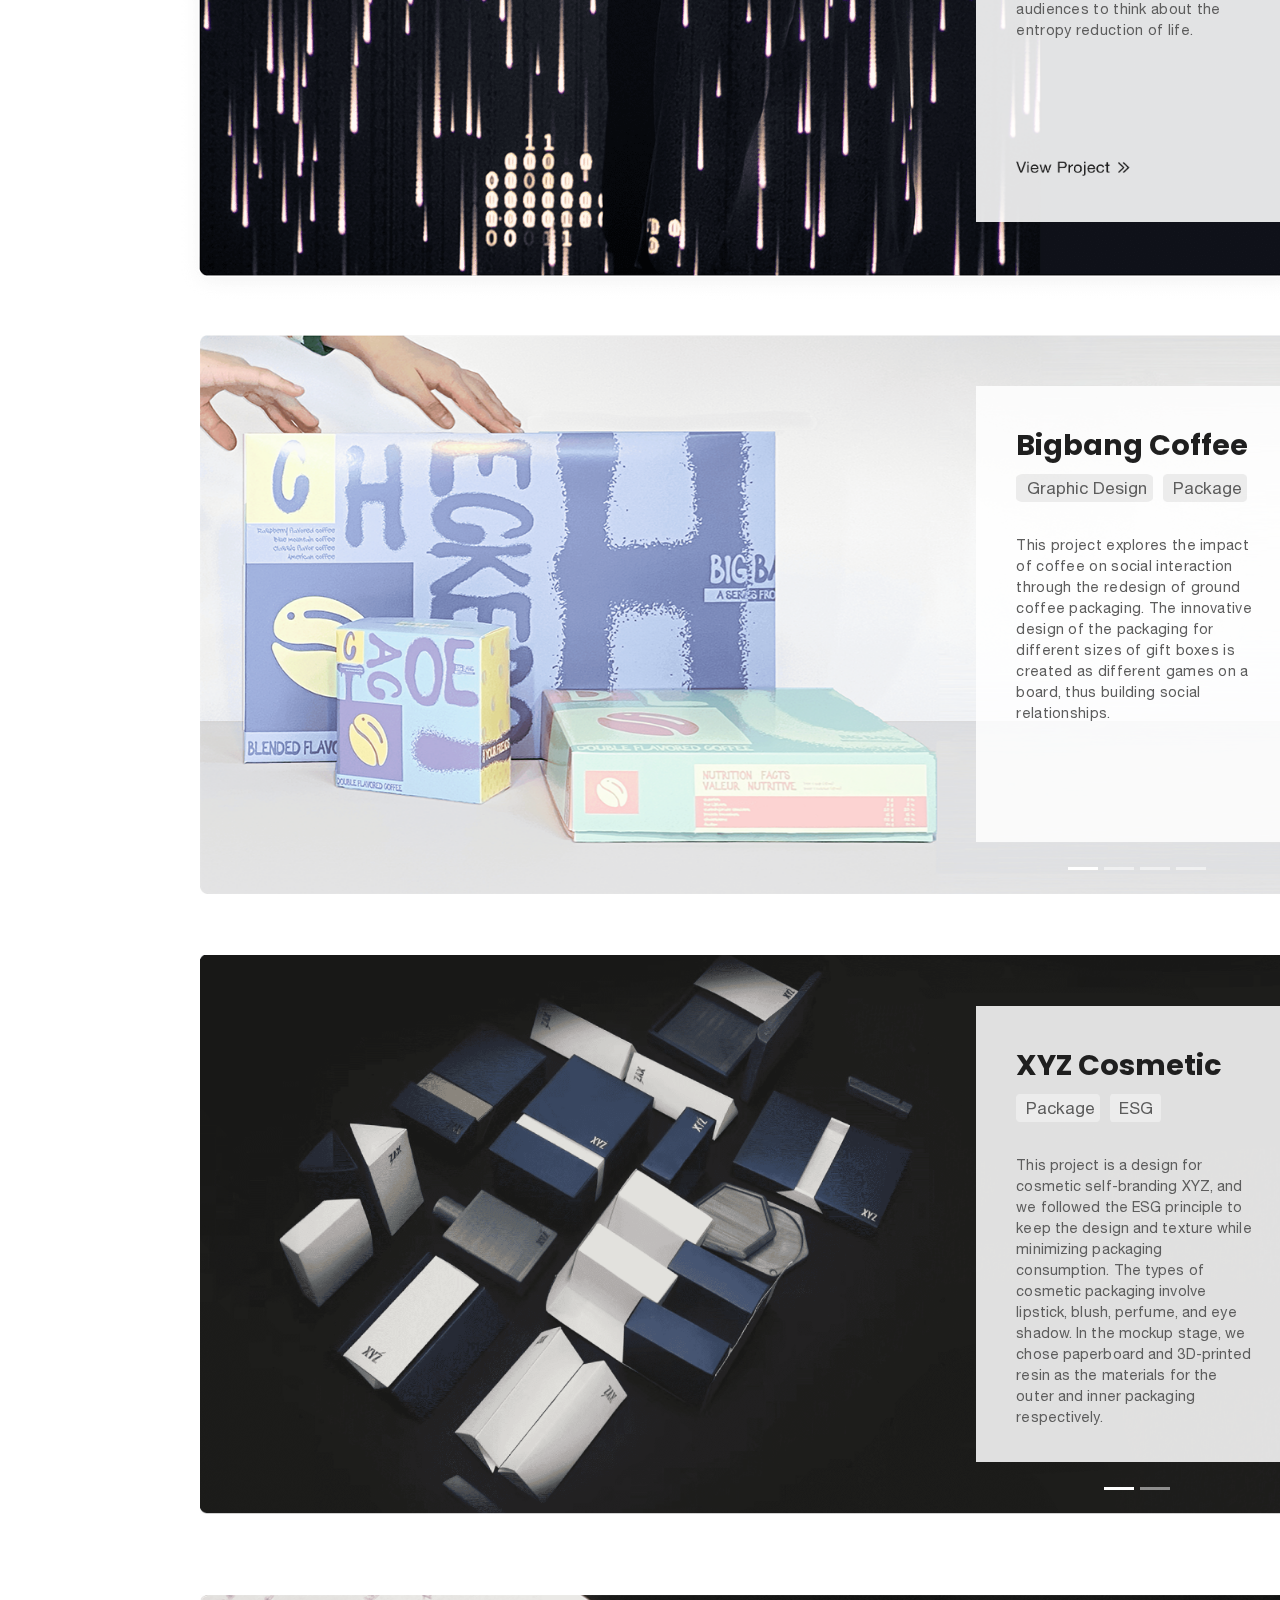
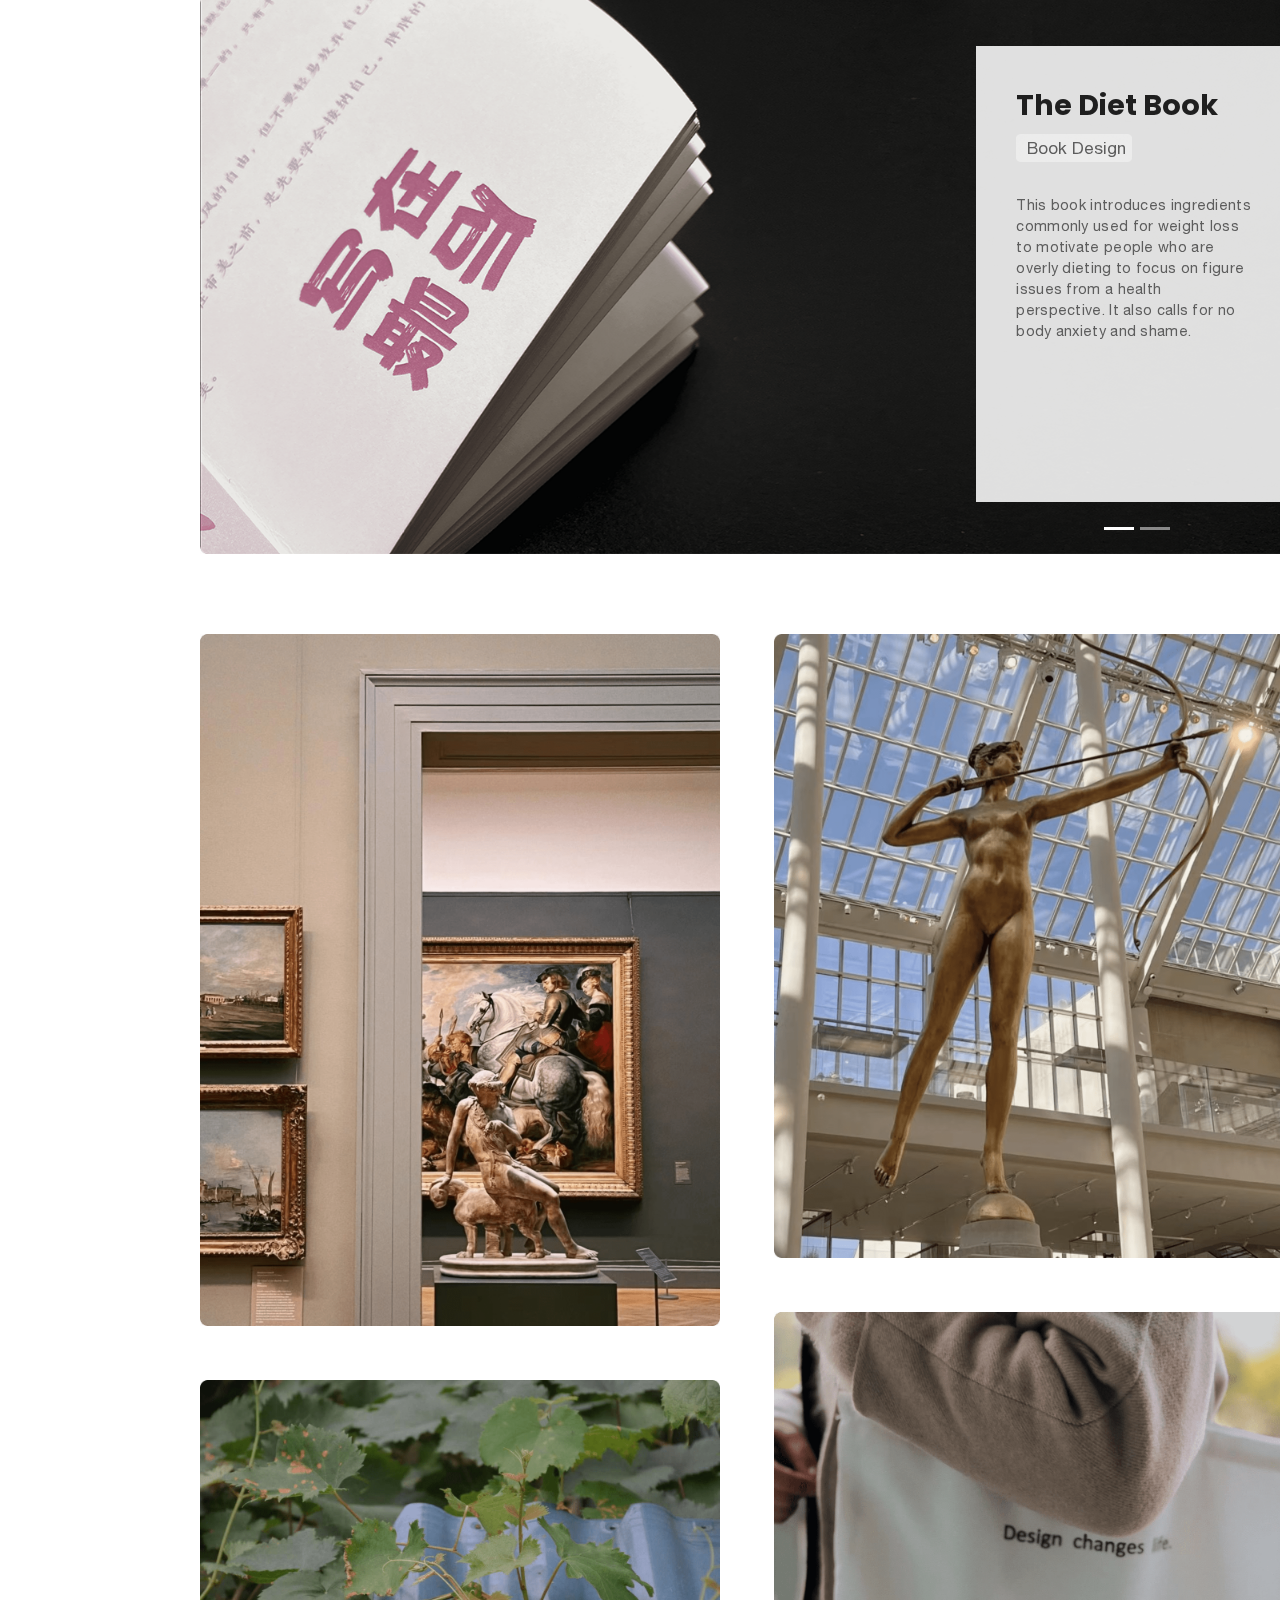
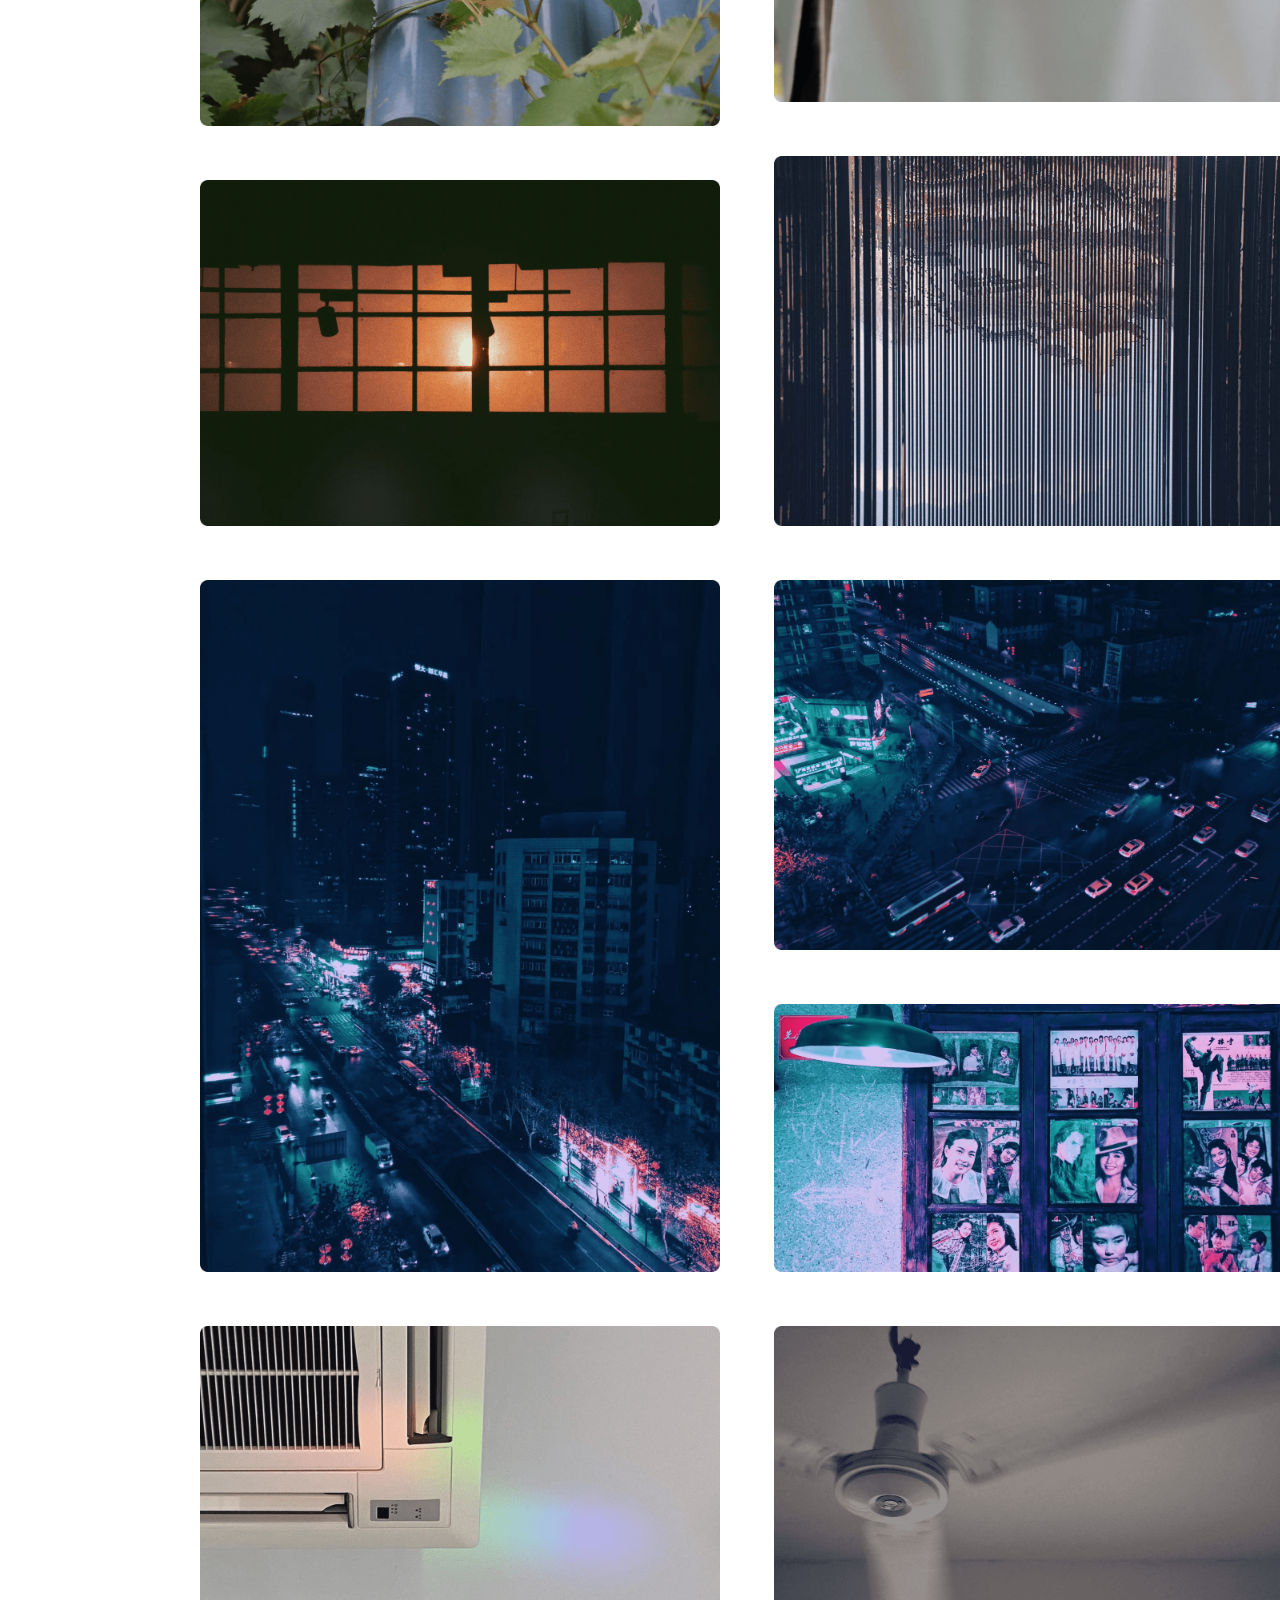
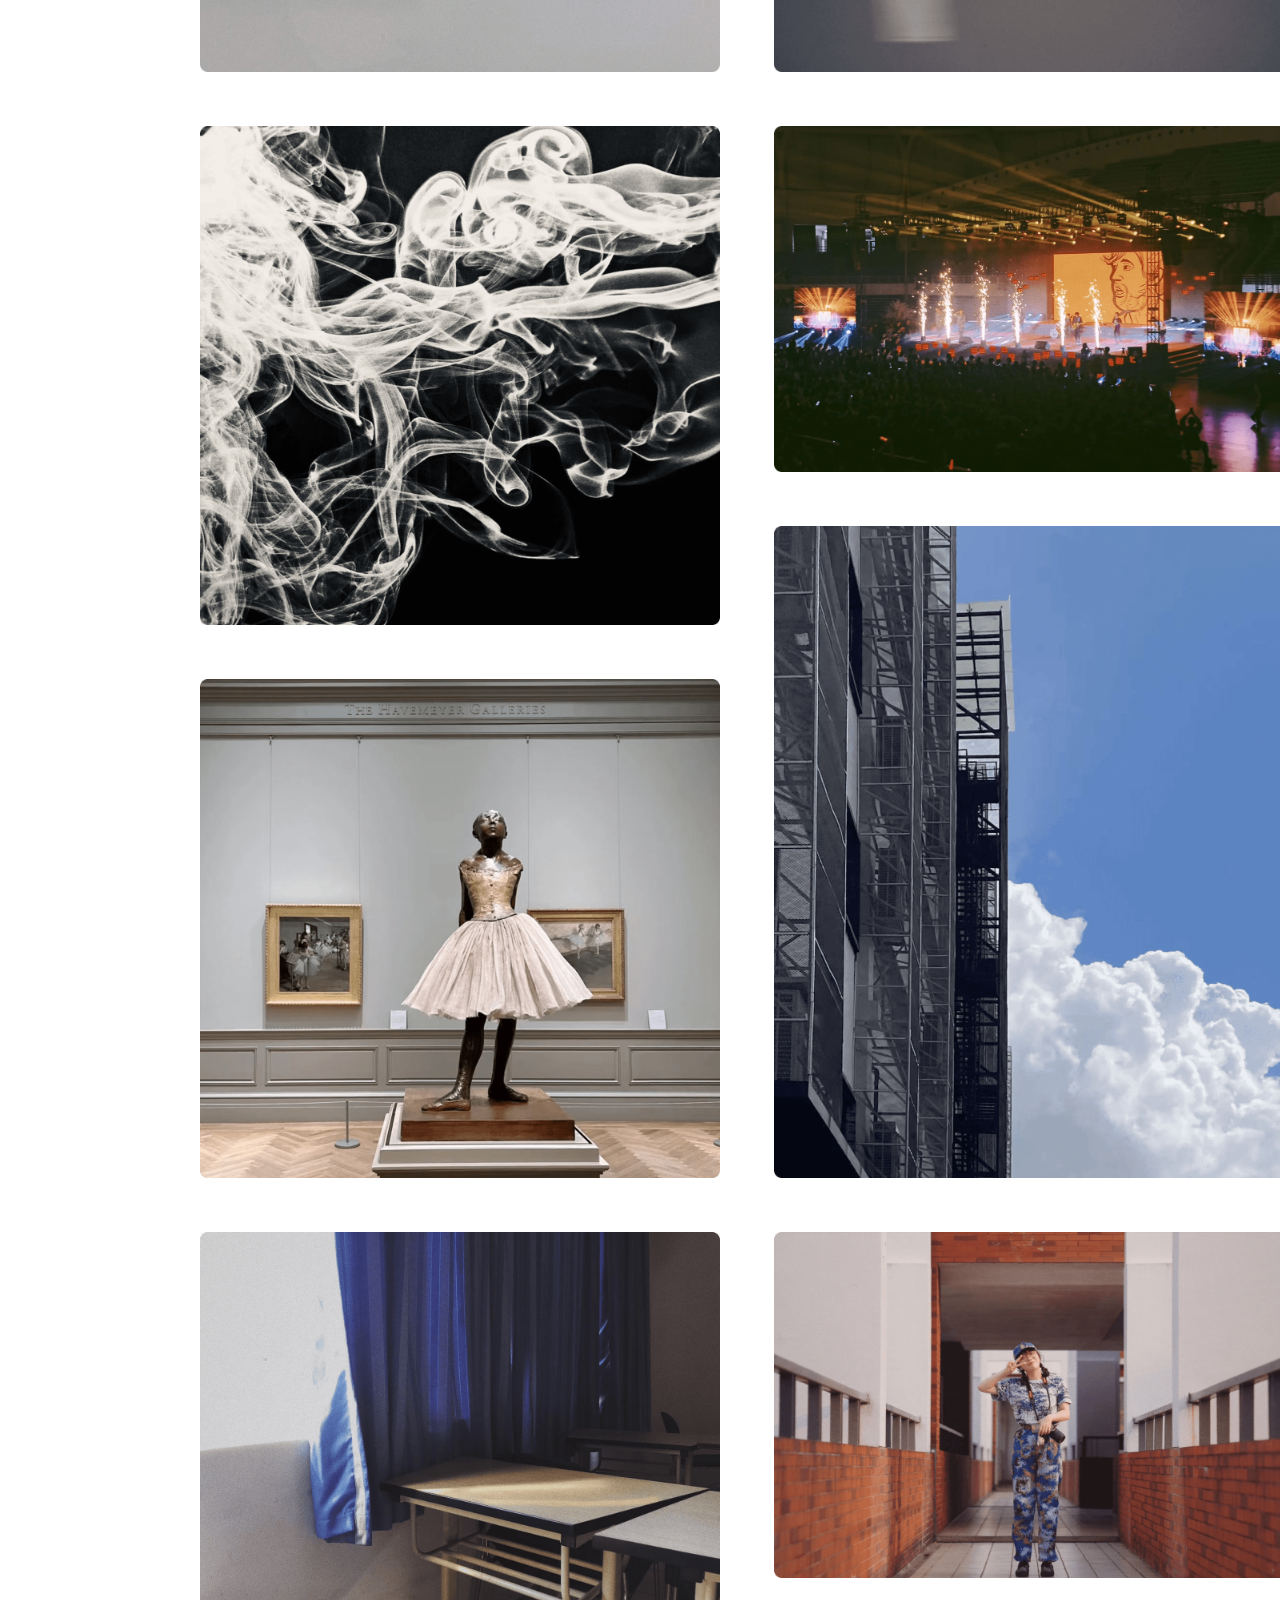
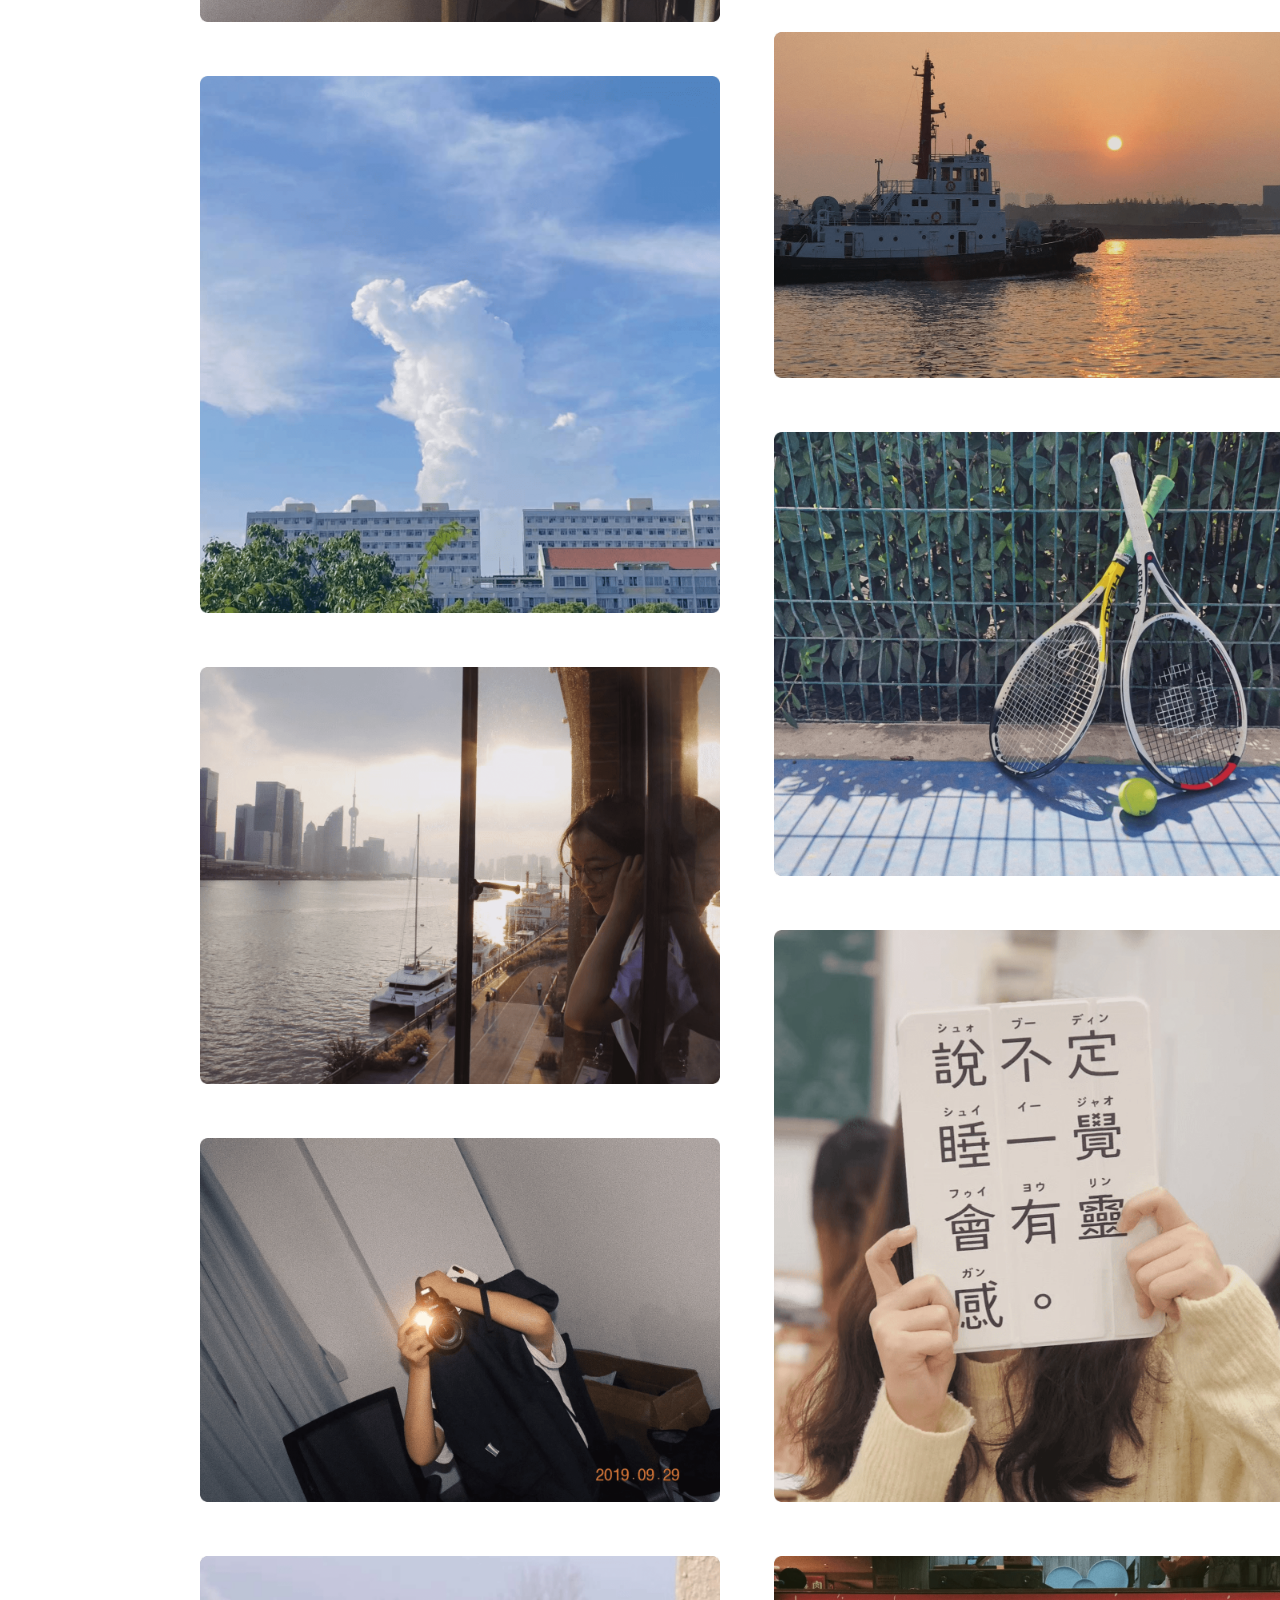
<file: etc.html>
<!DOCTYPE html>
<html lang="en">

<head>
    <meta charset="utf-8">
    <meta name="viewport" content="width=device-width, initial-scale=1.0">
    <title>Lynn Zhang | Etc.</title>
    <style>
        @font-face {
            font-family: 'Helvetica Neue';
            src: url("static/fonts/HelveticaNeue.ttf")
        }

        @font-face {
            font-family: 'Helvetica Neue Bold';
            src: url("static/fonts/HelveticaNeue-Bold.ttf")
        }

        @font-face {
            font-family: 'Helvetica Neue Light';
            src: url("static/fonts/HelveticaNeue-Light.ttf")
        }
    </style>
    <link rel="shortcut icon" href="static/image/cover/favicon.ico">
    <link rel="preconnect" href="https://fonts.googleapis.com">
    <link rel="preconnect" href="https://fonts.gstatic.com" crossorigin>
    <link href="https://fonts.googleapis.com/css2?family=Poppins:wght@300;400;500;700&display=swap" rel="stylesheet">
    <link href="./static/css/portfolio.css" rel="stylesheet">
    <link href="./static/css/style.css" rel="stylesheet">
    <link href="https://cdn.jsdelivr.net/npm/bootstrap@5.1.3/dist/css/bootstrap.min.css" rel="stylesheet"
        crossorigin="anonymous">
    <script src="https://cdn.jsdelivr.net/npm/bootstrap@5.1.3/dist/js/bootstrap.bundle.min.js"
        crossorigin="anonymous"></script>
    <link href="./static/css/home.css" rel="stylesheet">
    <link rel="stylesheet" href="./static/css/animate.css" />
</head>

<body>
    <div class="nav">
        <a href="#" id="sy0">
            <img alt="pic" src="./static/image/common/logo.png"
                style="width:44.0px;height:44.0px;margin:27.0px 0 0 116.0px;position: fixed;z-index:9999;opacity:1;">
        </a>
        <img alt="pic" src="./static/image/common/click.png"
            style="width:57.6px;height:4px;margin:62.6px 0 0 906.8px;opacity: 0;" id="lig1">
        <img alt="pic" src="./static/image/common/click.png"
            style="width:91.2px;height:4px;margin:62.6px 0 0 1012.4px;opacity: 0;" id="lig2">
        <img alt="pic" src="./static/image/common/click.png"
            style="width:37.2px;height:4px;margin:62.6px 0 0 1146.4px;opacity: 0;" id="lig3">
        <img alt="pic" src="./static/image/common/click.png"
            style="width:68.2px;height:4px;margin:62.6px 0 0 1226.4px;opacity: 0;" id="lig4">
        <a href="/">
            <p class="font1" style="margin:28.6px 0 0 198.2px">Lynn Z</p>
        </a>
        <a href="/">
            <p class="font3" style="margin:33.0px 0 0 906.8px" id="lig11">Work</p>
        </a>
        <a target="_blank" href="https://drive.google.com/file/d/1Fj9TLvb60T07fDlUSmnbDXqyg7BCTxRq/view?usp=sharing">
            <p class="font3" style="margin:33.0px 0 0 1012.4px" id="lig22">Resume</p>
        </a>
        <a href="./etc.html">
            <p class="font2" style="margin:33.0px 0 0 1145.6px" id="lig33">Etc.</p>
        </a>
        <a href="./about.html">
            <p class="font3" style="margin:33.0px 0 0 1226.4px" id="lig44">About</p>
        </a>
    </div>
    <div id="bar_etc" style="margin-top: 20px;">
        <p class="bar_etc_font" style="margin:0px 0 0 200px;">A collection of projects that I am proud of…
        </p>
        <a href="javascript:void(0);" onclick="All()" id="lig88">
            <p class="bar_etc_font_1" style="margin:64.4px 0 0 200px;" id="lig888">All</p>
        </a>
        <p class="bar_etc_font_1" style="margin:66.8px 0 0 230.4px;font-size: 12.0px;" id="lig8888">n</p>
        <a href="javascript:void(0);" onclick="Blog()" id="lig55">
            <p class="bar_etc_font_1" style="margin:64.4px 0 0 553.6px;color:#ACACAC" id="lig555">Blog</p>
        </a>
        <p class="bar_etc_font_1" style="margin:66.8px 0 0 606.0px;font-size: 12.0px;color:#ACACAC" id="lig5555">2</p>
        <a href="javascript:void(0);" onclick="Visuals()" id="lig77">
            <p class="bar_etc_font_1" style="margin:64.4px 0 0 634.8px;color:#ACACAC" id="lig777">Visuals</p>
        </a>
        <p class="bar_etc_font_1" style="margin:66.8px 0 0 718.4px;font-size: 12.0px;color:#ACACAC" id="lig7777">4</p>
        <a href="javascript:void(0);" onclick="uiux()" id="liguu">
            <p class="bar_etc_font_1" style="margin:64.4px 0 0 260.4px;color:#ACACAC" id="liguuu">UI/UX</p>
        </a>
        <p class="bar_etc_font_1" style="margin:66.8px 0 0 326.4px;font-size: 12.0px;color:#ACACAC" id="liguuuu">6</p>
        <a href="javascript:void(0);" onclick="Service_Design()" id="lig66">
            <p class="bar_etc_font_1" style="margin:64.4px 0 0 356.4px;color:#ACACAC" id="lig666">Service Design</p>
        </a>
        <p class="bar_etc_font_1" style="margin:66.8px 0 0 523.6px;font-size: 12.0px;color:#ACACAC" id="lig6666">4</p>
        <a href="javascript:void(0);" onclick="Photography()" id="lig99">
            <p class="bar_etc_font_1" style="margin:64.4px 0 0 747.6px;color:#ACACAC" id="lig999">Photography</p>
        </a>
        <p class="bar_etc_font_1" style="margin:66.8px 0 0 896.4px;font-size: 12.0px;color:#ACACAC" id="lig9999">n</p>
        <img alt="pic" src="./static/image/common/click.png" id="lig8"
            style="width:27.2px;height:4px;margin:94.0px 0 0 200px;opacity: 0;position: absolute;">
        <img alt="pic" src="./static/image/common/click.png" id="lig5"
            style="width:48.0px;height:4px;margin:94.0px 0 0 553.6px;opacity: 0;position: absolute;">
        <img alt="pic" src="./static/image/common/click.png" id="lig7"
            style="width:80.4px;height:4px;margin:94.0px 0 0 634.8px;opacity: 0;position: absolute;">
        <img alt="pic" src="./static/image/common/click.png" id="lig6"
            style="width:164.0px;height:4px;margin:94.0px 0 0 356.4px;opacity: 0;position: absolute;">
        <img alt="pic" src="./static/image/common/click.png" id="lig9"
            style="width:145.6px;height:4px;margin:94.0px 0 0 747.6px;opacity: 0;position: absolute;">
        <img alt="pic" src="./static/image/common/click.png" id="ligu"
            style="width:62.8px;height:4px;margin:94.0px 0 0 260.4px;opacity: 0;position: absolute;">
    </div>

    <div style="display: default;" id="uiux">
        <div class="wow animate__fadeInUp" data-wow-duration="1.2s" data-wow-delay="0s" data-wow-offset="0">
            <div class="otherworks">
                <div id="carouselExampleIndicators" class="carousel slide" data-bs-ride="carousel"
                    style="width:1154.0px;height:620.0px;margin:-4px 0 0 172.4px;position: absolute;">
                    <div class="carousel-inner">
                        <div class="carousel-item active" data-bs-interval="5000">
                            <a href="./NYTransitMuseum.html"><img src="./static/image/cover/cover-NY.png"
                                    class="d-block w-100" alt="..."></a>
                        </div>
                    </div>
                </div>
                <img alt="pic" src="./static/image/cover/kkk.png"
                    style="width:317.6px;height:456.0px;margin:73.8px 0 0 976.4px;position: absolute;opacity: 0.9;">
                <img alt="pic" src="./static/image/cover/rt.png"
                    style="width:38.4px;height:27.6px;margin:162.4px 0 0 1016.4px;position: absolute">
                <img alt="pic" src="./static/image/cover/rt.png"
                    style="width:150.8px;height:27.6px;margin:162.4px 0 0 1064.8px;position: absolute">
                <p class="font1" style="margin:112px 0 0 1016.4px;letter-spacing: -0.1px;font-size: 24px;">NY Transit
                    Museum</p>
                <p class="font3" style="margin:166px 0 0 1025.3px;color: #5D5D5D;font-size: 16.8px;">UX</p>
                <p class="font3" style="margin:166px 0 0 1074px;color: #5D5D5D;font-size: 16.8px;">Mobile & Desktop</p>
                <div class="font3" style="margin:222px 0 0 1016.4px;letter-spacing: 0.3px;">This project leverages
                    insights from user research to improve the navigation and organization of the existing New York
                    Transit Museum (NYTM) website while keeping the web responsive across devices.</div>
                <a href="./NYTransitMuseum.html" id="next_ia">
                    <img alt="pic" src="./static/image/cover/view_ia.png" id="next_ia1"
                        style="width:114.4px;margin:465.6px 0 0 1016.4px;position: absolute;opacity: 0;">
                    <img alt="pic" src="./static/image/cover/view.png" id="next_ia2"
                        style="width:114.4px;margin:465.6px 0 0 1016.4px;position: absolute;opacity: 1;">
                </a>
            </div>
        </div>
        <div class="wow animate__fadeInUp" data-wow-duration="1.2s" data-wow-delay="0s" data-wow-offset="0">
            <div class="otherworks">
                <div id="carouselExampleIndicators" class="carousel slide" data-bs-ride="carousel"
                    style="width:1154.0px;height:620.0px;margin:-4px 0 0 172.4px;position: absolute;">
                    <div class="carousel-inner">
                        <div class="carousel-item active" data-bs-interval="5000">
                            <a href="./iwen.html"><img src="./static/image/cover/cover-iwen.png" class="d-block w-100"
                                    alt="..."></a>
                        </div>
                    </div>
                </div>
                <img alt="pic" src="./static/image/cover/kkk.png"
                    style="width:317.6px;height:456.0px;margin:73.8px 0 0 976.4px;position: absolute;opacity: 0.9;">
                <img alt="pic" src="./static/image/cover/rt.png"
                    style="width:38.4px;height:27.6px;margin:162.4px 0 0 1016.4px;position: absolute">
                <img alt="pic" src="./static/image/cover/rt.png"
                    style="width:67.2px;height:27.6px;margin:162.4px 0 0 1064.8px;position: absolute">
                <img alt="pic" src="./static/image/cover/rt.png"
                    style="width:86.8px;height:27.6px;margin:162.4px 0 0 1142.0px;position: absolute">
                <p class="font1" style="margin:112px 0 0 1016.4px">Iwen</p>
                <p class="font3" style="margin:166px 0 0 1025.3px;color: #5D5D5D;font-size: 16.8px;">UX</p>
                <p class="font3" style="margin:166px 0 0 1072.8px;color: #5D5D5D;font-size: 16.8px;">Mobile</p>
                <p class="font3" style="margin:166px 0 0 1152.0px;color: #5D5D5D;font-size: 16.8px;">Branding</p>
                <div class="font3" style="margin:222px 0 0 1016.4px;letter-spacing: 0.3px;">The project redesigns an app
                    for English learners that focuses more on English reading. The redesign includes the information
                    architecture, user interface, and brand identity.</div>
                <a href="./iwen.html" id="next_iwen">
                    <img alt="pic" src="./static/image/cover/view_iwen.png" id="next_iwen1"
                        style="width:114.4px;margin:465.6px 0 0 1016.4px;position: absolute;opacity: 0;">
                    <img alt="pic" src="./static/image/cover/view.png" id="next_iwen2"
                        style="width:114.4px;margin:465.6px 0 0 1016.4px;position: absolute;opacity: 1;">
                </a>
            </div>
        </div>
        <div class="wow animate__fadeInUp" data-wow-duration="1.2s" data-wow-delay="0s" data-wow-offset="0">
            <div class="otherworks" id="amaww">
                <div id="carouselExampleIndicators" class="carousel slide" data-bs-ride="carousel"
                    style="width:1154.0px;height:620.0px;margin:-4px 0 0 172.4px;position: absolute;">
                    <div class="carousel-inner">
                        <div class="carousel-item active" data-bs-interval="5000">
                            <!-- <a href="./iwen.html"> -->
                            <img src="./static/image/cover/cover_amzn.png" class="d-block w-100" alt="...">
                            <!-- </a> -->
                        </div>
                    </div>
                </div>
                <img alt="pic" src="./static/image/cover/kkk.png"
                    style="width:317.6px;height:456.0px;margin:73.8px 0 0 976.4px;position: absolute;opacity: 0.9;">
                <img alt="pic" src="./static/image/cover/rt.png"
                    style="width:38.4px;height:27.6px;margin:162.4px 0 0 1016.4px;position: absolute">
                <img alt="pic" src="./static/image/cover/rt.png"
                    style="width:67.2px;height:27.6px;margin:162.4px 0 0 1064.8px;position: absolute">
                <p class="font1" style="margin:112px 0 0 1016.4px">Amazon Music</p>
                <p class="font3" style="margin:166px 0 0 1025.3px;color: #5D5D5D;font-size: 16.8px;">UX</p>
                <p class="font3" style="margin:166px 0 0 1072.8px;color: #5D5D5D;font-size: 16.8px;">Mobile</p>
                <div class="font3" style="margin:222px 0 0 1016.4px;letter-spacing: 0.3px;">This project is the work of
                    Amazon Music's design challenge. By broadening the social boundaries of music, it brings listeners a
                    different kind of music experience to meet friends with similar musical tastes.</div>
                <!-- <a href="./iwen.html" id="next_iwen"> -->
                <img alt="pic" src="./static/image/cover/ama1.png"
                    style="width:21.4px;margin:465.6px 0 0 1017.6px;position: absolute;opacity: 1;">
                <img alt="pic" src="./static/image/cover/ama2.png"
                    style="width:153.6px;margin:465.6px 0 0 1048.4px;position: absolute;opacity: 1;">
                <!-- </a> -->
            </div>
        </div>

        <div class="wow animate__fadeInUp" data-wow-duration="1.2s" data-wow-delay="0s" data-wow-offset="0">
            <div class="otherworks" id="bekeww">
                <div id="carouselExampleIndicators" class="carousel slide" data-bs-ride="carousel"
                    style="width:1154.0px;height:620.0px;margin:-4px 0 0 172.4px;position: absolute;">
                    <div class="carousel-inner">
                        <div class="carousel-item active" data-bs-interval="5000">
                            <a href="./beke.html"><img src="./static/image/cover/cover-beke.png" class="d-block w-100"
                                    alt="..."></a>
                        </div>
                    </div>
                </div>
                <img alt="pic" src="./static/image/cover/kkk.png"
                    style="width:317.6px;height:456.0px;margin:73.8px 0 0 976.4px;position: absolute;opacity: 0.9;">
                <img alt="pic" src="./static/image/cover/rt.png"
                    style="width:38.4px;height:27.6px;margin:162.4px 0 0 1016.4px;position: absolute">
                <img alt="pic" src="./static/image/cover/rt.png"
                    style="width:78.2px;height:27.6px;margin:162.4px 0 0 1064.8px;position: absolute">
                <p class="font1" style="margin:112px 0 0 1016.4px">BEKE</p>
                <p class="font3" style="margin:166px 0 0 1025.3px;color: #5D5D5D;font-size: 16.8px;">UX</p>
                <p class="font3" style="margin:166px 0 0 1072.8px;color: #5D5D5D;font-size: 16.8px;">Desktop</p>
                <div class="font3" style="margin:222px 0 0 1016.4px;letter-spacing: 0.3px;">It's my design intern
                    project in the Agent Cooperation Network development program @BEKE. The end-to-end design of BEKE's
                    realtor info processing platform increased transactions by 12% within 3 months.</div>
                <a href="./beke.html" id="next_beke">
                    <img alt="pic" src="./static/image/cover/view_beke.png" id="next_beke1"
                        style="width:114.4px;margin:465.6px 0 0 1016.4px;position: absolute;opacity: 0;">
                    <img alt="pic" src="./static/image/cover/view.png" id="next_beke2"
                        style="width:114.4px;margin:465.6px 0 0 1016.4px;position: absolute;opacity: 1;">
                </a>
            </div>
        </div>

        <div class="wow animate__fadeInUp" data-wow-duration="1.2s" data-wow-delay="0s" data-wow-offset="0">
            <div class="otherworks" id="airbnbww">
                <div id="carouselExampleIndicators" class="carousel slide" data-bs-ride="carousel"
                    style="width:1154.0px;height:620.0px;margin:-4px 0 0 172.4px;position: absolute;">
                    <div class="carousel-inner">
                        <div class="carousel-item active" data-bs-interval="5000">
                            <a href="https://drive.google.com/file/d/10S1337ZxFh3WVOl5xogtWXGMpa0oxtk2/view"
                                target="_blank"><img src="./static/image/cover/cover-airbnb.png" class="d-block w-100"
                                    alt="..."></a>
                        </div>
                    </div>
                </div>
                <img alt="pic" src="./static/image/cover/kkk.png"
                    style="width:317.6px;height:456.0px;margin:73.8px 0 0 976.4px;position: absolute;opacity: 0.9;">
                <img alt="pic" src="./static/image/cover/rt.png"
                    style="width:38.4px;height:27.6px;margin:162.4px 0 0 1016.4px;position: absolute">
                <img alt="pic" src="./static/image/cover/rt.png"
                    style="width:94.8px;height:27.6px;margin:162.4px 0 0 1064.8px;position: absolute">
                <img alt="pic" src="./static/image/cover/rt.png"
                    style="width:81.2px;height:27.6px;margin:162.4px 0 0 1169.6px;position: absolute">
                <p class="font1" style="margin:112px 0 0 1016.4px">Airbnb</p>
                <p class="font3" style="margin:166px 0 0 1025.3px;color: #5D5D5D;font-size: 16.8px;">UX</p>
                <p class="font3" style="margin:166px 0 0 1072.8px;color: #5D5D5D;font-size: 16.8px;">HE Report</p>
                <p class="font3" style="margin:166px 0 0 1178.6px;color: #5D5D5D;font-size: 16.8px;">Usability</p>
                <div class="font3" style="margin:222px 0 0 1016.4px;letter-spacing: 0.3px;">The HE report presents
                    in-depth details of the methodology, findings, and recommendations for better enhancement of
                    Airbnb's desktop interface with references to Nielsen's ten usability principles.</div>
                <a href="https://drive.google.com/file/d/10S1337ZxFh3WVOl5xogtWXGMpa0oxtk2/view" target="_blank"
                    id="next_air">
                    <img alt="pic" src="./static/image/cover/view_air.png" id="next_air1"
                        style="width:114.4px;margin:465.6px 0 0 1016.4px;position: absolute;opacity: 0;">
                    <img alt="pic" src="./static/image/cover/view_report.png" id="next_air2"
                        style="width:114.4px;margin:465.6px 0 0 1016.4px;position: absolute;opacity: 1;">
                </a>
            </div>
        </div>

        <div class="wow animate__fadeInUp" data-wow-duration="1.2s" data-wow-delay="0s" data-wow-offset="0">
            <div class="otherworks" id="wbfww">
                <div id="carouselExampleIndicators" class="carousel slide" data-bs-ride="carousel"
                    style="width:1154.0px;height:620.0px;margin:-4px 0 0 172.4px;position: absolute;">
                    <div class="carousel-inner">
                        <div class="carousel-item active" data-bs-interval="5000">
                            <a href="https://drive.google.com/file/d/1N90lHIH0iqwnBqohCHTnhaQ5BSSfQ9Rl/view?usp=share_link"
                                target="_blank"><img src="./static/image/cover/cover-WBF.png" class="d-block w-100"
                                    alt="..."></a>
                        </div>
                    </div>
                </div>
                <img alt="pic" src="./static/image/cover/kkk.png"
                    style="width:317.6px;height:456.0px;margin:73.8px 0 0 976.4px;position: absolute;opacity: 0.9;">
                <img alt="pic" src="./static/image/cover/kk.png"
                    style="width:38.4px;height:27.6px;margin:162.4px 0 0 1016.4px;position: absolute">
                <img alt="pic" src="./static/image/cover/kk.png"
                    style="width:117.2px;height:27.6px;margin:162.4px 0 0 1064.8px;position: absolute">
                <img alt="pic" src="./static/image/cover/kk.png"
                    style="width:81.2px;height:27.6px;margin:162.4px 0 0 1192.0px;position: absolute">
                <p class="font1" style="margin:112px 0 0 1016.4px">Wild Bird Fund</p>
                <p class="font3" style="margin:166px 0 0 1024px;color: #5D5D5D;font-size: 16.8px;">UX</p>
                <p class="font3" style="margin:166px 0 0 1073px;color: #5D5D5D;font-size: 16.8px;">URUT Report</p>
                <p class="font3" style="margin:166px 0 0 1200.0px;color: #5D5D5D;font-size: 16.8px;">Usability</p>
                <div class="font3" style="margin:222px 0 0 1016.4px;letter-spacing: 0.3px;">The Unmoderated Remote User
                    Test was conducted using the platform called User Testing to determine the functionality and
                    usability of the Wild Bird Fund website. Three recommendations were presented with mockups to
                    address the identified issues.</div>
                <a href="https://drive.google.com/file/d/1N90lHIH0iqwnBqohCHTnhaQ5BSSfQ9Rl/view?usp=share_link"
                    target="_blank" id="next_wbf">
                    <img alt="pic" src="./static/image/cover/view_wbf.png" id="next_wbf1"
                        style="width:114.4px;margin:465.6px 0 0 1016.4px;position: absolute;opacity: 0;">
                    <img alt="pic" src="./static/image/cover/view_report.png" id="next_wbf2"
                        style="width:114.4px;margin:465.6px 0 0 1016.4px;position: absolute;opacity: 1;">
                </a>
            </div>
        </div>
    </div>


    <div style="display: default;" id="service">
        <div class="wow animate__fadeInUp" data-wow-duration="1.2s" data-wow-delay="0s" data-wow-offset="0">
            <div class="otherworks" id="moosww">
                <div id="carouselExampleIndicators" class="carousel slide" data-bs-ride="carousel"
                    style="width:1154.0px;height:620.0px;margin:-4px 0 0 172.4px;position: absolute;">
                    <div class="carousel-inner">
                        <div class="carousel-item active" data-bs-interval="5000">
                            <a href="./moos.html"><img src="./static/image/cover/moos.png" class="d-block w-100"
                                    alt="..."></a>
                        </div>
                    </div>
                </div>
                <img alt="pic" src="./static/image/cover/kkk.png"
                    style="width:317.6px;height:456.0px;margin:73.8px 0 0 976.4px;position: absolute;opacity: 0.9;">
                <img alt="pic" src="./static/image/cover/rt.png"
                    style="width:127.6px;height:27.6px;margin:162.4px 0 0 1016.4px;position: absolute">
                <img alt="pic" src="./static/image/cover/rt.png"
                    style="width:103.2px;height:27.6px;margin:162.4px 0 0 1154.0px;position: absolute">
                <p class="font1" style="margin:112px 0 0 1016.4px">MOOS</p>
                <p class="font3"
                    style="margin:166px 0 0 1025.3px;color: #5D5D5D;font-size: 16.8px;letter-spacing: -0.1px;">Service
                    Design</p>
                <p class="font3"
                    style="margin:166px 0 0 1162.0px;color: #5D5D5D;font-size: 16.8px;letter-spacing: -0.1px;">
                    Sustainable</p>
                <div class="font3" style="margin:222px 0 0 1016.4px;letter-spacing: 0.3px;">The project explores
                    opportunities around a more sustainable and effective way of disposing of masks in Shanghai. The NFT
                    has
                    been created as an incentive to attract users.</div>
                <a href="./moos.html" id="next_x">
                    <img alt="pic" src="./static/image/cover/view_moos.png" id="next_y"
                        style="width:114.4px;margin:465.6px 0 0 1016.4px;position: absolute;opacity: 0;">
                    <img alt="pic" src="./static/image/cover/view.png" id="next_z"
                        style="width:114.4px;margin:465.6px 0 0 1016.4px;position: absolute;opacity: 1;">
                </a>
            </div>
        </div>
        <div class="wow animate__fadeInUp" data-wow-duration="1.2s" data-wow-delay="0s" data-wow-offset="0">
            <div class="otherworks" id="fireww">
                <div id="carouselExampleIndicators" class="carousel slide" data-bs-ride="carousel"
                    style="width:1154.0px;height:620.0px;margin:-4px 0 0 172.4px;position: absolute;">
                    <div class="carousel-inner">
                        <div class="carousel-item active" data-bs-interval="5000">
                            <a href="./fireworks.html"><img src="./static/image/cover/fireworks.png"
                                    class="d-block w-100" alt="..."></a>
                        </div>
                    </div>
                </div>
                <img alt="pic" src="./static/image/cover/kkk.png"
                    style="width:317.6px;height:456.0px;margin:73.8px 0 0 976.4px;position: absolute;opacity: 0.9;">
                <img alt="pic" src="./static/image/cover/rt.png"
                    style="width:96.4px;height:27.6px;margin:162.4px 0 0 1016.4px;position: absolute">
                <img alt="pic" src="./static/image/cover/rt.png"
                    style="width:38.4px;height:27.6px;margin:162.4px 0 0 1122.8px;position: absolute">
                <img alt="pic" src="./static/image/cover/rt.png"
                    style="width:73.6px;height:27.6px;margin:162.4px 0 0 1171.2px;position: absolute">
                <p class="font1" style="margin:112px 0 0 1016.4px">My Fireworks</p>
                <p class="font3" style="margin:166px 0 0 1025.3px;color: #5D5D5D;font-size: 16.8px;">Interaction</p>
                <p class="font3" style="margin:166px 0 0 1131px;color: #5D5D5D;font-size: 16.8px;">AR</p>
                <p class="font3" style="margin:166px 0 0 1180px;color: #5D5D5D;font-size: 16.8px;">STEAM</p>
                <div class="font3" style="margin:222px 0 0 1016.4px;letter-spacing: 0.3px;">The project is based on the
                    concept of STEAM education, combined with AR technology to provide an innovative solution for
                    visiting
                    the Shanghai Science and Technology Museum.</div>
                <a href="./fireworks.html" id="next_a">
                    <img alt="pic" src="./static/image/cover/view_fire.png" id="next_b"
                        style="width:114.4px;margin:465.6px 0 0 1016.4px;position: absolute;opacity: 0;">
                    <img alt="pic" src="./static/image/cover/view.png" id="next_c"
                        style="width:114.4px;margin:465.6px 0 0 1016.4px;position: absolute;opacity: 1;">
                </a>
            </div>
        </div>
        <div class="wow animate__fadeInUp" data-wow-duration="1.2s" data-wow-delay="0s" data-wow-offset="0">
            <div class="otherworks">
                <div id="carouselExampleIndicators" class="carousel slide" data-bs-ride="carousel"
                    style="width:1154.0px;height:620.0px;margin:-4px 0 0 172.4px;position: absolute;">
                    <div class="carousel-inner">
                        <div class="carousel-item active" data-bs-interval="5000">
                            <a href="./hive.html"><img src="./static/image/cover/hive.png" class="d-block w-100"
                                    alt="..."></a>
                        </div>
                    </div>
                </div>
                <img alt="pic" src="./static/image/cover/kkk.png"
                    style="width:317.6px;height:456.0px;margin:73.8px 0 0 976.4px;position: absolute;opacity: 0.9;">
                <img alt="pic" src="./static/image/cover/rt.png"
                    style="width:129.6px;height:27.6px;margin:162.4px 0 0 1016.4px;position: absolute">
                <img alt="pic" src="./static/image/cover/rt.png"
                    style="width:76.8px;height:27.6px;margin:162.4px 0 0 1156.0px;position: absolute">
                <p class="font1" style="margin:112px 0 0 1016.4px">HIVE</p>
                <p class="font3" style="margin:166px 0 0 1025.3px;color: #5D5D5D;font-size: 16.8px;">Service Design</p>
                <p class="font3" style="margin:166px 0 0 1165px;color: #5D5D5D;font-size: 16.8px;">Minority</p>
                <div class="font3" style="margin:222px 0 0 1016.4px;letter-spacing: 0.3px;">The project focuses on the
                    elderly drifters in first-tier cities in China, called Lao Piao, helping them to improve their
                    personal
                    awareness and focus on their needs.</div>
                <a href="./hive.html" id="next_d">
                    <img alt="pic" src="./static/image/cover/view_hive.png" id="next_e"
                        style="width:114.4px;margin:465.6px 0 0 1016.4px;position: absolute;opacity: 0;">
                    <img alt="pic" src="./static/image/cover/view.png" id="next_f"
                        style="width:114.4px;margin:465.6px 0 0 1016.4px;position: absolute;opacity: 1;">
                </a>
            </div>
        </div>
        <div class="wow animate__fadeInUp" data-wow-duration="1.2s" data-wow-delay="0s" data-wow-offset="0">
            <div class="otherworks" id="furryww">
                <div id="carouselExampleIndicators" class="carousel slide" data-bs-ride="carousel"
                    style="width:1154.0px;height:620.0px;margin:-4px 0 0 172.4px;position: absolute;">
                    <div class="carousel-inner">
                        <div class="carousel-item active" data-bs-interval="5000">
                            <a href="./furry_kitten.html"><img src="./static/image/cover/furry.png"
                                    class="d-block w-100" alt="..."></a>
                        </div>
                    </div>
                </div>
                <img alt="pic" src="./static/image/cover/kkk.png"
                    style="width:317.6px;height:456.0px;margin:73.8px 0 0 976.4px;position: absolute;opacity: 0.9;">
                <img alt="pic" src="./static/image/cover/rt.png"
                    style="width:121px;height:27.6px;margin:162.4px 0 0 1016.4px;position: absolute">
                <img alt="pic" src="./static/image/cover/rt.png"
                    style="width:114.4px;height:27.6px;margin:162.4px 0 0 1148.0px;position: absolute">
                <p class="font1" style="margin:112px 0 0 1016.4px">Furry Kitten</p>
                <p class="font3" style="margin:166px 0 0 1026.3px;color: #5D5D5D;font-size: 16.8px;">Game Design</p>
                <p class="font3" style="margin:166px 0 0 1158px;color: #5D5D5D;font-size: 16.8px;">Female Care</p>
                <div class="font3" style="margin:222px 0 0 1016.4px;letter-spacing: 0.3px;">This project focuses on
                    women of
                    different ages who suffer from depression. It is dedicated to helping them ease the depression that
                    comes with daily life through play therapy.</div>
                <a href="./furry_kitten.html" id="next_g">
                    <img alt="pic" src="./static/image/cover/view_furry.png" id="next_h"
                        style="width:114.4px;margin:465.6px 0 0 1016.4px;position: absolute;opacity: 0;">
                    <img alt="pic" src="./static/image/cover/view.png" id="next_i"
                        style="width:114.4px;margin:465.6px 0 0 1016.4px;position: absolute;opacity: 1;">
                </a>
            </div>
        </div>
    </div>

    <div style="display: default;" id="blog">
        <div class="wow animate__fadeInUp" data-wow-duration="1.2s" data-wow-delay="0s" data-wow-offset="0">
            <div class="otherworks" id="twww">
                <div id="carouselExampleIndicators" class="carousel slide" data-bs-ride="carousel"
                    style="width:1154.0px;height:620.0px;margin:-4px 0 0 172.4px;position: absolute;">
                    <div class="carousel-inner">
                        <div class="carousel-item active" data-bs-interval="5000">
                            <a href="http://ixd.prattsi.org/2023/02/design-critique-too-good-to-go-ios-app/"
                                target="_blank"><img src="./static/image/cover/tw.png" class="d-block w-100"
                                    alt="..."></a>
                        </div>
                    </div>
                </div>
                <img alt="pic" src="./static/image/cover/k5.png"
                    style="width:317.6px;height:456.0px;margin:73.8px 0 0 976.4px;position: absolute;opacity: 0.97;">
                <img alt="pic" src="./static/image/cover/rt.png"
                    style="width:81.2px;height:27.6px;margin:162.4px 0 0 1016.4px;position: absolute">
                <img alt="pic" src="./static/image/cover/rt.png"
                    style="width:147.2px;height:27.6px;margin:162.4px 0 0 1107.6px;position: absolute">
                <p class="font1" style="margin:112px 0 0 1016.4px">Design Critique</p>
                <p class="font3" style="margin:166px 0 0 1025.3px;color: #5D5D5D;font-size: 16.8px;">Usability</p>
                <p class="font3" style="margin:166px 0 0 1117px;color: #5D5D5D;font-size: 16.8px;">Design Principles</p>
                <div class="font3" style="margin:222px 0 0 1016.4px;letter-spacing: 0.3px;">Too Good To Go is the
                    world's
                    first
                    app against food
                    waste,
                    helping merchants reduce daily food waste and engaging more people at a low cost. This critique
                    review
                    follows a Too Good To Go user looking for and collecting surprise bags on an iPhone 13 based on Don
                    Norman's
                    &ltThe Design
                    of
                    Everyday Things&gt.</div>
                <a href="http://ixd.prattsi.org/2023/02/design-critique-too-good-to-go-ios-app/" target="_blank"
                    id="next6">
                    <img alt="pic" src="./static/image/cover/view_hover_tg.png" id="next7"
                        style="width:98.8px;margin:465.6px 0 0 1016.4px;position: absolute;opacity: 0;">
                    <img alt="pic" src="./static/image/cover/view_tg.png" id="next8"
                        style="width:98.8px;margin:465.6px 0 0 1016.4px;position: absolute;opacity: 1;">
                </a>
            </div>
        </div>
        <div class="wow animate__fadeInUp" data-wow-duration="1.2s" data-wow-delay="0s" data-wow-offset="0">
            <div class="otherworks" id="uistww">
                <div id="carouselExampleIndicators" class="carousel slide" data-bs-ride="carousel"
                    style="width:1154.0px;height:620.0px;margin:-4px 0 0 172.4px;position: absolute;">
                    <div class="carousel-inner">
                        <div class="carousel-item active" data-bs-interval="5000">
                            <a href="https://dl.acm.org/doi/abs/10.1145/3526114.3558722" target="_blank"><img
                                    src="./static/image/cover/uist.png" class="d-block w-100" alt="..."></a>
                        </div>
                    </div>
                </div>
                <img alt="pic" src="./static/image/cover/k5.png"
                    style="width:317.6px;height:456.0px;margin:73.8px 0 0 976.4px;position: absolute;opacity: 0.97;">
                <img alt="pic" src="./static/image/cover/rt.png"
                    style="width:96.4px;height:27.6px;margin:162.4px 0 0 1016.4px;position: absolute">
                <img alt="pic" src="./static/image/cover/rt.png"
                    style="width:38.4px;height:27.6px;margin:162.4px 0 0 1122.8px;position: absolute">
                <img alt="pic" src="./static/image/cover/rt.png"
                    style="width:73.6px;height:27.6px;margin:162.4px 0 0 1171.2px;position: absolute">
                <p class="font1" style="margin:112px 0 0 1016.4px">UIST Poster</p>
                <p class="font3" style="margin:166px 0 0 1025.3px;color: #5D5D5D;font-size: 16.8px;">Interaction</p>
                <p class="font3" style="margin:166px 0 0 1131px;color: #5D5D5D;font-size: 16.8px;">AR</p>
                <p class="font3" style="margin:166px 0 0 1180px;color: #5D5D5D;font-size: 16.8px;">STEAM</p>
                <div class="font3" style="margin:222px 0 0 1016.4px;letter-spacing: 0.3px;">This paper is based on
                    augmented
                    reality technology that combines fireworks experiments with AR models. Multiple interaction methods
                    including mobile user interface, hand gestures, and voice are adopted to create a multi-sensory
                    product.
                    This paper promotes the understanding of personalization, socialization, and tangible AR.</div>
                <a href="https://dl.acm.org/doi/abs/10.1145/3526114.3558722" target="_blank" id="next3">
                    <img alt="pic" src="./static/image/cover/view_hover_ps.png" id="next4"
                        style="width:114.4px;margin:480.0px 0 0 1016.4px;position: absolute;opacity: 0;">
                    <img alt="pic" src="./static/image/cover/view_ps.png" id="next5"
                        style="width:114.4px;margin:480.0px 0 0 1016.4px;position: absolute;opacity: 1;">
                </a>
            </div>
        </div>
    </div>

    <div style="display: default;" id="visuals">
        <div class="wow animate__fadeInUp" data-wow-duration="1.2s" data-wow-delay="0s" data-wow-offset="0">
            <div class="otherworks" id="drivenww">
                <div id="carouselExampleIndicators" class="carousel slide" data-bs-ride="carousel"
                    style="width:1154.0px;height:620.0px;margin:-4px 0 0 172.4px;position: absolute;">
                    <div class="carousel-inner">
                        <div class="carousel-item active" data-bs-interval="5000">
                            <a href="./driven.html"><img src="./static/image/cover/driven.png" class="d-block w-100"
                                    alt="..."></a>
                        </div>
                    </div>
                </div>
                <img alt="pic" src="./static/image/cover/kkk.png"
                    style="width:317.6px;height:456.0px;margin:73.8px 0 0 976.4px;position: absolute;opacity: 0.9;">
                <img alt="pic" src="./static/image/cover/kk.png"
                    style="width:96.4px;height:27.6px;margin:162.4px 0 0 1016.4px;position: absolute">
                <img alt="pic" src="./static/image/cover/kk.png"
                    style="width:64.0px;height:27.6px;margin:162.4px 0 0 1122.8px;position: absolute">
                <p class="font1" style="margin:112px 0 0 1016.4px">Driven Drizzle</p>
                <p class="font3" style="margin:166px 0 0 1026px;color: #5D5D5D;font-size: 16.8px;">Interaction</p>
                <p class="font3" style="margin:166px 0 0 1131px;color: #5D5D5D;font-size: 16.8px;">Kinect</p>
                <div class="font3" style="margin:222px 0 0 1016.4px;letter-spacing: 0.3px;">The project aims to
                    experiment
                    with digital technology, combining auditory, visual, and tactile experiences to stimulate audiences
                    to
                    think about the entropy reduction of life.</div>
                <a href="./driven.html" id="next_m">
                    <img alt="pic" src="./static/image/cover/view_driven.png" id="next_n"
                        style="width:114.4px;margin:465.6px 0 0 1016.4px;position: absolute;opacity: 0;">
                    <img alt="pic" src="./static/image/cover/view.png" id="next_l"
                        style="width:114.4px;margin:465.6px 0 0 1016.4px;position: absolute;opacity: 1;">
                </a>
            </div>
        </div>
        <div class="wow animate__fadeInUp" data-wow-duration="1.2s" data-wow-delay="0s" data-wow-offset="0">
            <div class="otherworks" id="aww">
                <div id="carouselExampleIndicators1" class="carousel slide" data-bs-ride="carousel"
                    style="width:1093.0px;height:620.0px;margin:23px 0 0 200.4px;position: absolute;">
                    <div class="carousel-indicators" style="bottom:59px;margin-left:780px;margin-right: 0px;">
                        <button type="button" data-bs-target="#carouselExampleIndicators1" data-bs-slide-to="0"
                            class="active" aria-current="true" aria-label="Slide 1"></button>
                        <button type="button" data-bs-target="#carouselExampleIndicators1" data-bs-slide-to="1"
                            aria-label="Slide 2"></button>
                        <button type="button" data-bs-target="#carouselExampleIndicators1" data-bs-slide-to="2"
                            aria-label="Slide 3"></button>
                        <button type="button" data-bs-target="#carouselExampleIndicators1" data-bs-slide-to="3"
                            aria-label="Slide 4"></button>
                    </div>
                    <div class="carousel-inner">
                        <div class="carousel-item active" data-bs-interval="5000">
                            <img src="./static/image/cover/OW1@2x.png" class="d-block w-100" alt="...">
                        </div>
                        <div class="carousel-item" data-bs-interval="5000">
                            <img src="./static/image/cover/OW2@2x.png" class="d-block w-100" alt="...">
                        </div>
                        <div class="carousel-item" data-bs-interval="5000">
                            <img src="./static/image/cover/OW3@2x.png" class="d-block w-100" alt="...">
                        </div>
                        <div class="carousel-item" data-bs-interval="5000">
                            <img src="./static/image/cover/OW4@2x.png" class="d-block w-100" alt="...">
                        </div>
                    </div>
                </div>
                <img alt="pic" src="./static/image/cover/k3.png"
                    style="width:317.6px;height:456.0px;margin:73.8px 0 0 976.4px;position: absolute;opacity: 0.97;">
                <p class="font1" style="margin:112px 0 0 1016.4px">Bigbang Coffee</p>
                <img alt="pic" src="./static/image/cover/rt.png"
                    style="width:136.8px;height:27.6px;margin:162.4px 0 0 1016.4px;position: absolute">
                <img alt="pic" src="./static/image/cover/rt.png"
                    style="width:83.6px;height:27.6px;margin:162.4px 0 0 1163.2px;position: absolute">
                <p class="font3" style="margin:166px 0 0 1027px;color: #5D5D5D;font-size: 16.8px;">Graphic Design</p>
                <p class="font3" style="margin:166px 0 0 1173px;color: #5D5D5D;font-size: 16.8px;">Package</p>
                <p class="font3" style="margin:222px 0 0 1016.4px;letter-spacing: 0.3px;">This project explores the
                    impact
                    of coffee on social interaction through the redesign of ground coffee packaging. The innovative
                    design
                    of the packaging for different sizes of gift boxes is created as different games on a board, thus
                    building social relationships.</p>
            </div>
        </div>
        <div class="wow animate__fadeInUp" data-wow-duration="1.2s" data-wow-delay="0s" data-wow-offset="0">
            <div class="otherworks" style="height:640px" id="bww">
                <div id="carouselExampleIndicators2" class="carousel slide" data-bs-ride="carousel"
                    style="width:1093.0px;height:620.0px;margin:23px 0 0 200.4px;position: absolute;">
                    <div class="carousel-indicators" style="bottom:59px;margin-left:780px;margin-right: 0px;">
                        <button type="button" data-bs-target="#carouselExampleIndicators2" data-bs-slide-to="0"
                            class="active" aria-current="true" aria-label="Slide 1"></button>
                        <button type="button" data-bs-target="#carouselExampleIndicators2" data-bs-slide-to="1"
                            aria-label="Slide 2"></button>
                    </div>
                    <div class="carousel-inner">
                        <div class="carousel-item active" data-bs-interval="5000">
                            <img src="./static/image/cover/xyz1.png" class="d-block w-100" alt="...">
                        </div>
                        <div class="carousel-item" data-bs-interval="5000">
                            <img src="./static/image/cover/xyz2.png" class="d-block w-100" alt="...">
                        </div>
                    </div>
                </div>
                <img alt="pic" src="./static/image/cover/k4.png"
                    style="width:317.6px;height:456.0px;margin:73.8px 0 0 976.4px;position: absolute;opacity: 0.9;">
                <p class="font1" style="margin:112px 0 0 1016.4px">XYZ Cosmetic</p>
                <img alt="pic" src="./static/image/cover/kk.png"
                    style="width:83.6px;height:27.6px;margin:162.4px 0 0 1016.4px;position: absolute">
                <img alt="pic" src="./static/image/cover/kk.png"
                    style="width:50.8px;height:27.6px;margin:162.4px 0 0 1110.0px;position: absolute">
                <p class="font3" style="margin:166px 0 0 1026px;color: #5D5D5D;font-size: 16.8px;">Package</p>
                <p class="font3" style="margin:166px 0 0 1119px;color: #5D5D5D;font-size: 16.8px;">ESG</p>
                <p class="font3" style="margin:222px 0 0 1016.4px;letter-spacing: 0.1px;width: 237.6px;">This project is
                    a design for cosmetic self-branding XYZ, and we followed the ESG principle to keep the design and
                    texture while minimizing packaging consumption. The types of cosmetic packaging involve lipstick,
                    blush, perfume, and eye shadow. In the mockup stage, we chose paperboard and 3D-printed resin as the
                    materials for the outer and inner packaging respectively.</p>
            </div>
        </div>
        <div class="wow animate__fadeInUp" data-wow-duration="1.2s" data-wow-delay="0s" data-wow-offset="0">
            <div class="otherworks" style="height:640px" id="cww">
                <div id="carouselExampleIndicators3" class="carousel slide" data-bs-ride="carousel"
                    style="width:1093.0px;height:620.0px;margin:23px 0 0 200.4px;position: absolute;">
                    <div class="carousel-indicators" style="bottom:59px;margin-left:780px;margin-right: 0px;">
                        <button type="button" data-bs-target="#carouselExampleIndicators3" data-bs-slide-to="0"
                            class="active" aria-current="true" aria-label="Slide 1"></button>
                        <button type="button" data-bs-target="#carouselExampleIndicators3" data-bs-slide-to="1"
                            aria-label="Slide 2"></button>
                    </div>
                    <div class="carousel-inner">
                        <div class="carousel-item active" data-bs-interval="5000">
                            <img src="./static/image/cover/OW1-1@2x.png" class="d-block w-100" alt="...">
                        </div>
                        <div class="carousel-item" data-bs-interval="5000">
                            <img src="./static/image/cover/OW1-2@2x.png" class="d-block w-100" alt="...">
                        </div>
                    </div>
                </div>
                <img alt="pic" src="./static/image/cover/k4.png"
                    style="width:317.6px;height:456.0px;margin:73.8px 0 0 976.4px;position: absolute;opacity: 0.9;">
                <p class="font1" style="margin:112px 0 0 1016.4px">The Diet Book</p>
                <img alt="pic" src="./static/image/cover/kk.png"
                    style="width:116.0px;height:27.6px;margin:162.4px 0 0 1016.4px;position: absolute">
                <p class="font3" style="margin:166px 0 0 1027px;color: #5D5D5D;font-size: 16.8px;">Book Design</p>
                <p class="font3" style="margin:222px 0 0 1016.4px;letter-spacing: 0.3px;">This book introduces
                    ingredients
                    commonly used for weight loss to motivate people who are overly dieting to focus on figure issues
                    from a
                    health perspective. It also calls for no body anxiety and shame.</p>
            </div>
        </div>
    </div>

    <div style="display: default;" id="photography">
        <div id="photo">
            <div class="img1" style="height: 692.0px;margin-top: 21.6px;" id="pho0">
                <div class="wow animate__fadeInUp" data-wow-duration="1.2s" data-wow-delay="0s" data-wow-offset="0">
                    <img src="static/image/photo/1.png" style="height:692.0px" class="ph_view">
                </div>
            </div>
            <div class="img2" style="height: 624.0px;margin-top: 21.6px;" id="pho1">
                <div class="wow animate__fadeInUp" data-wow-duration="1.2s" data-wow-delay="0s" data-wow-offset="0">
                    <img src="static/image/photo/2.png" style="height:624.0px" class="ph_view">
                </div>
            </div>
            <div class="img1" style="height: 346.0px;margin-top: 767.6px;" id="pho2">
                <div class="wow animate__fadeInUp" data-wow-duration="1.2s" data-wow-delay="0s" data-wow-offset="0">
                    <img src="static/image/photo/3.png" style="height:346.0px" class="ph_view">
                </div>
            </div>
            <div class="img2" style="height: 390.0px;margin-top: 699.6px;" id="pho3">
                <div class="wow animate__fadeInUp" data-wow-duration="1.2s" data-wow-delay="0s" data-wow-offset="0">
                    <img src="static/image/photo/4.png" style="height:390.0px" class="ph_view">
                </div>
            </div>
            <div class="img1" style="height: 346.0px;margin-top: 1167.6px;" id="pho4">
                <div class="wow animate__fadeInUp" data-wow-duration="1.2s" data-wow-delay="0s" data-wow-offset="0">
                    <img src="static/image/photo/5.png" style="height:346.0px" class="ph_view">
                </div>
            </div>
            <div class="img2" style="height: 370.0px;margin-top: 1143.6px;" id="pho5">
                <div class="wow animate__fadeInUp" data-wow-duration="1.2s" data-wow-delay="0s" data-wow-offset="0">
                    <img src="static/image/photo/6.png" style="height:370.0px" class="ph_view">
                </div>
            </div>
            <div class="img1" style="height: 692.0px;margin-top: 1567.6px;" id="pho6">
                <div class="wow animate__fadeInUp" data-wow-duration="1.2s" data-wow-delay="0s" data-wow-offset="0">
                    <img src="static/image/photo/7.png" style="height:692.0px" class="ph_view">
                </div>
            </div>
            <div class="img2" style="height: 370.0px;margin-top: 1567.6px;" id="pho7">
                <div class="wow animate__fadeInUp" data-wow-duration="1.2s" data-wow-delay="0s" data-wow-offset="0">
                    <img src="static/image/photo/8.png" style="height:370.0px" class="ph_view">
                </div>
            </div>
            <div class="img2" style="height: 268.0px;margin-top: 1991.6px;" id="pho8">
                <div class="wow animate__fadeInUp" data-wow-duration="1.2s" data-wow-delay="0s" data-wow-offset="0">
                    <img src="static/image/photo/9.png" style="height:268.0px" class="ph_view">
                </div>
            </div>
            <div class="img1" style="height: 346.0px;margin-top: 2313.6px;" id="pho9">
                <div class="wow animate__fadeInUp" data-wow-duration="1.2s" data-wow-delay="0s" data-wow-offset="0">
                    <img src="static/image/photo/10.png" style="height:346.0px" class="ph_view">
                </div>
            </div>
            <div class="img2" style="height: 346.0px;margin-top: 2313.6px;" id="pho10">
                <div class="wow animate__fadeInUp" data-wow-duration="1.2s" data-wow-delay="0s" data-wow-offset="0">
                    <img src="static/image/photo/11.png" style="height:346.0px" class="ph_view">
                </div>
            </div>
            <div class="img1" style="height: 499.2px;margin-top: 2713.6px;" id="pho11">
                <div class="wow animate__fadeInUp" data-wow-duration="1.2s" data-wow-delay="0s" data-wow-offset="0">
                    <img src="static/image/photo/12.png" style="height:499.2px" class="ph_view">
                </div>
            </div>
            <div class="img2" style="height: 346.0px;margin-top: 2713.6px;" id="pho12">
                <div class="wow animate__fadeInUp" data-wow-duration="1.2s" data-wow-delay="0s" data-wow-offset="0">
                    <img src="static/image/photo/13.png" style="height:346.0px" class="ph_view">
                </div>
            </div>
            <div class="img1" style="height: 499.2px;margin-top: 3266.8px;" id="pho13">
                <div class="wow animate__fadeInUp" data-wow-duration="1.2s" data-wow-delay="0s" data-wow-offset="0">
                    <img src="static/image/photo/14.png" style="height:499.2px" class="ph_view">
                </div>
            </div>
            <div class="img2" style="height: 652.4px;margin-top: 3113.6px;" id="pho14">
                <div class="wow animate__fadeInUp" data-wow-duration="1.2s" data-wow-delay="0s" data-wow-offset="0">
                    <img src="static/image/photo/15.png" style="height:652.4px" class="ph_view">
                </div>
            </div>
            <div class="img1" style="height: 389.6px;margin-top: 3820.0px;" id="pho15">
                <div class="wow animate__fadeInUp" data-wow-duration="1.2s" data-wow-delay="0s" data-wow-offset="0">
                    <img src="static/image/photo/16.png" style="height:389.6px" class="ph_view">
                </div>
            </div>
            <div class="img2" style="height: 346.0px;margin-top: 3820.0px;" id="pho16">
                <div class="wow animate__fadeInUp" data-wow-duration="1.2s" data-wow-delay="0s" data-wow-offset="0">
                    <img src="static/image/photo/17.png" style="height:346.0px" class="ph_view">
                </div>
            </div>
            <div class="img1" style="height: 537.6px;margin-top: 4263.6px;" id="pho17">
                <div class="wow animate__fadeInUp" data-wow-duration="1.2s" data-wow-delay="0s" data-wow-offset="0">
                    <img src="static/image/photo/18.png" style="height:537.6px" class="ph_view">
                </div>
            </div>
            <div class="img2" style="height: 346.0px;margin-top: 4220.0px;" id="pho18">
                <div class="wow animate__fadeInUp" data-wow-duration="1.2s" data-wow-delay="0s" data-wow-offset="0">
                    <img src="static/image/photo/19.png" style="height:346.0px" class="ph_view">
                </div>
            </div>
            <div class="img1" style="height: 417.2px;margin-top: 4855.2px;" id="pho19">
                <div class="wow animate__fadeInUp" data-wow-duration="1.2s" data-wow-delay="0s" data-wow-offset="0">
                    <img src="static/image/photo/20.png" style="height:417.2px" class="ph_view">
                </div>
            </div>
            <div class="img2" style="height: 444.0px;margin-top: 4620.0px;" id="pho20">
                <div class="wow animate__fadeInUp" data-wow-duration="1.2s" data-wow-delay="0s" data-wow-offset="0">
                    <img src="static/image/photo/21.png" style="height:444.0px" class="ph_view">
                </div>
            </div>
            <div class="img1" style="height: 363.2px;margin-top: 5326.4px;" id="pho21">
                <div class="wow animate__fadeInUp" data-wow-duration="1.2s" data-wow-delay="0s" data-wow-offset="0">
                    <img src="static/image/photo/22.png" style="height:363.2px" class="ph_view">
                </div>
            </div>
            <div class="img2" style="height: 571.6px;margin-top: 5118.0px;" id="pho22">
                <div class="wow animate__fadeInUp" data-wow-duration="1.2s" data-wow-delay="0s" data-wow-offset="0">
                    <img src="static/image/photo/23.png" style="height:571.6px" class="ph_view">
                </div>
            </div>
            <div class="img1" style="height: 682.0px;margin-top: 5743.6px;" id="pho23">
                <div class="wow animate__fadeInUp" data-wow-duration="1.2s" data-wow-delay="0s" data-wow-offset="0">
                    <img src="static/image/photo/24.png" style="height:682.0px" class="ph_view">
                </div>
            </div>
            <div class="img2" style="height: 370.4px;margin-top: 5743.6px;" id="pho24">
                <div class="wow animate__fadeInUp" data-wow-duration="1.2s" data-wow-delay="0s" data-wow-offset="0">
                    <img src="static/image/photo/25.png" style="height:370.4px" class="ph_view">
                </div>
            </div>
            <div class="img2" style="height: 257.6px;margin-top: 6168.0px;" id="pho25">
                <div class="wow animate__fadeInUp" data-wow-duration="1.2s" data-wow-delay="0s" data-wow-offset="0">
                    <img src="static/image/photo/26.png" style="height:257.6px" class="ph_view">
                </div>
            </div>
            <div class="img1" style="height: 405.6px;margin-top: 6479.6px;" id="pho26">
                <div class="wow animate__fadeInUp" data-wow-duration="1.2s" data-wow-delay="0s" data-wow-offset="0">
                    <img src="static/image/photo/27.png" style="height:405.6px" class="ph_view">
                </div>
            </div>
            <div class="img2" style="height: 405.6px;margin-top: 6479.6px;" id="pho27">
                <div class="wow animate__fadeInUp" data-wow-duration="1.2s" data-wow-delay="0s" data-wow-offset="0">
                    <img src="static/image/photo/28.png" style="height:405.6px" class="ph_view">
                </div>
            </div>
            <div class="img1" style="height: 405.6px;margin-top: 6939.2px;" id="pho28">
                <div class="wow animate__fadeInUp" data-wow-duration="1.2s" data-wow-delay="0s" data-wow-offset="0">
                    <img src="static/image/photo/29.png" style="height:405.6px" class="ph_view">
                </div>
            </div>
            <div class="img2" style="height: 405.6px;margin-top: 6939.2px;" id="pho29">
                <div class="wow animate__fadeInUp" data-wow-duration="1.2s" data-wow-delay="0s" data-wow-offset="0">
                    <img src="static/image/photo/30.png" style="height:405.6px" class="ph_view">
                </div>
            </div>
            <div class="img1" style="height: 405.6px;margin-top: 7398.8px;" id="pho30">
                <div class="wow animate__fadeInUp" data-wow-duration="1.2s" data-wow-delay="0s" data-wow-offset="0">
                    <img src="static/image/photo/31.png" style="height:405.6px" class="ph_view">
                </div>
            </div>
            <div class="img2" style="height: 745.2px;margin-top: 7398.8px;" id="pho31">
                <div class="wow animate__fadeInUp" data-wow-duration="1.2s" data-wow-delay="0s" data-wow-offset="0">
                    <img src="static/image/photo/32.png" style="height:745.2px" class="ph_view">
                </div>
            </div>
            <div class="img1" style="height: 644.4px;margin-top: 7858.4px;" id="pho32">
                <div class="wow animate__fadeInUp" data-wow-duration="1.2s" data-wow-delay="0s" data-wow-offset="0">
                    <img src="static/image/photo/33.png" style="height:644.4px" class="ph_view">
                </div>
            </div>
            <div class="img2" style="height: 405.6px;margin-top: 8198.0px;" id="pho33">
                <div class="wow animate__fadeInUp" data-wow-duration="1.2s" data-wow-delay="0s" data-wow-offset="0">
                    <img src="static/image/photo/34.png" style="height:405.6px" class="ph_view">
                </div>
            </div>
            <div class="img1" style="height: 403.6px;margin-top: 8556.8px;" id="pho34">
                <div class="wow animate__fadeInUp" data-wow-duration="1.2s" data-wow-delay="0s" data-wow-offset="0">
                    <img src="static/image/photo/35.png" style="height:403.6px" class="ph_view">
                </div>
            </div>
            <div class="img2" style="height: 424.0px;margin-top: 8657.6px;" id="pho35">
                <div class="wow animate__fadeInUp" data-wow-duration="1.2s" data-wow-delay="0s" data-wow-offset="0">
                    <img src="static/image/photo/36.png" style="height:424.0px" class="ph_view">
                </div>
            </div>
            <div class="img1" style="height: 424.0px;margin-top: 9014.4px;" id="pho36">
                <div class="wow animate__fadeInUp" data-wow-duration="1.2s" data-wow-delay="0s" data-wow-offset="0">
                    <img src="static/image/photo/37.png" style="height:424.0px" class="ph_view">
                </div>
            </div>
            <div class="img2" style="height: 732.8px;margin-top: 9135.6px;" id="pho37">
                <div class="wow animate__fadeInUp" data-wow-duration="1.2s" data-wow-delay="0s" data-wow-offset="0">
                    <img src="static/image/photo/38.png" style="height:732.8px" class="ph_view">
                </div>
            </div>
            <div class="img1" style="height: 376.0px;margin-top: 9492.4px;" id="pho38">
                <div class="wow animate__fadeInUp" data-wow-duration="1.2s" data-wow-delay="0s" data-wow-offset="0">
                    <img src="static/image/photo/39.png" style="height:376.0px" class="ph_view">
                </div>
            </div>
            <div class="img1" style="height: 362.8px;margin-top: 9922.4px;" id="pho39">
                <div class="wow animate__fadeInUp" data-wow-duration="1.2s" data-wow-delay="0s" data-wow-offset="0">
                    <img src="static/image/photo/40.png" style="height:362.8px" class="ph_view">
                </div>
            </div>
            <div class="img2" style="height: 526.0px;margin-top: 9922.4px;" id="pho40">
                <div class="wow animate__fadeInUp" data-wow-duration="1.2s" data-wow-delay="0s" data-wow-offset="0">
                    <img src="static/image/photo/41.png" style="height:526.0px" class="ph_view">
                </div>
            </div>
            <div class="img1" style="height: 438.8px;margin-top: 10339.2px;" id="pho41">
                <div class="wow animate__fadeInUp" data-wow-duration="1.2s" data-wow-delay="0s" data-wow-offset="0">
                    <img src="static/image/photo/42.png" style="height:438.8px" class="ph_view">
                </div>
            </div>
            <div class="img2" style="height: 275.6px;margin-top: 10502.4px;" id="pho42">
                <div class="wow animate__fadeInUp" data-wow-duration="1.2s" data-wow-delay="0s" data-wow-offset="0">
                    <img src="static/image/photo/43.png" style="height:275.6px" class="ph_view">
                </div>
            </div>
            <div class="img1" style="height: 677.2px;margin-top: 10832.0px;" id="pho43">
                <div class="wow animate__fadeInUp" data-wow-duration="1.2s" data-wow-delay="0s" data-wow-offset="0">
                    <img src="static/image/photo/44.png" style="height:677.2px" class="ph_view">
                </div>
            </div>
            <div class="img2" style="height: 354.0px;margin-top: 10832.0px;" id="pho44">
                <div class="wow animate__fadeInUp" data-wow-duration="1.2s" data-wow-delay="0s" data-wow-offset="0">
                    <img src="static/image/photo/45.png" style="height:354.0px" class="ph_view">
                </div>
            </div>
            <div class="img2" style="height: 269.2px;margin-top: 11240.0px;" id="pho45">
                <div class="wow animate__fadeInUp" data-wow-duration="1.2s" data-wow-delay="0s" data-wow-offset="0">
                    <img src="static/image/photo/46.png" style="height:269.2px" class="ph_view">
                </div>
            </div>
            <div class="img1" style="height: 677.2px;margin-top: 11563.2px;" id="pho46">
                <div class="wow animate__fadeInUp" data-wow-duration="1.2s" data-wow-delay="0s" data-wow-offset="0">
                    <img src="static/image/photo/47.png" style="height:323.2px" class="ph_view">
                </div>
            </div>
            <div class="img2" style="height: 354.0px;margin-top: 11563.2px;" id="pho47">
                <div class="wow animate__fadeInUp" data-wow-duration="1.2s" data-wow-delay="0s" data-wow-offset="0">
                    <img src="static/image/photo/48.png" style="height:323.2px" class="ph_view">
                </div>
            </div>
        </div>
    </div>

    <div class="footer">
        <img alt="pic" src="./static/image/common/square.png"
            style="width:1094.0px;height:44.0px;margin:64.0px 0 0 200.0px">
        <p class="font1" style="margin:176.0px 0 0 198.2px">Hi there!</p>
        <p class="font2" style="margin:234.4px 0 0 200px;width:435.0px;line-height: 21px;">Thanks for reaching the end
            of the page. If you
            want to learn more about me or what I'm working on, feel free to contact me!</p>
        <p class="font2" style="margin:234.4px 0 0 794.8px;">Contact Me</p>
        <p class="font2" style="margin:234.4px 0 0 1178.0px;">Let's Connect</p>
        <p class="font3" style="margin:316.4px 0 0 200.0px;">Designed and coded by Lynn Zhang • 2024</p>
        <p class="font4" style="margin:258.0px 0 0 794.8px;width:50px;">Phone:
            Email:</p>
        <p class="font4" style="margin:258.0px 0 0 872.8px;width:150px;">914-618-0080
            zhenglin.zhang.lynn@gmail.com</p>
        <a href="https://www.linkedin.com/in/zhenglinzhang/" target="_blank" id="linkedin"><img
                alt="pic" src="./static/image/common/linkedin-hover.png" id="l2"
                style="width:34.0px;margin:264.4px 0 0 1175.2px;opacity: 0;"><img alt="pic"
                src="./static/image/common/linkedin.png" id="l1"
                style="width:34.0px;margin:264.4px 0 0 1175.2px;opacity: 1;"></a>
        <a href="https://www.instagram.com/z__zlynn/" target="_blank" id="ins"><img alt="pic"
                src="./static/image/common/ins-hover.png" id="i2"
                style="width:34.0px;margin:264.4px 0 0 1219.6px;opacity: 0;">
            <img alt="pic" src="./static/image/common/ins.png" id="i1"
                style="width:34.0px;margin:264.4px 0 0 1219.6px;opacity: 1;"></a>
        <a href="mailto:zhenglin.zhang.lynn@gmail.com" target="_blank" id="email"><img alt="pic"
                src="./static/image/common/mail-hover.png" id="e2"
                style="width:34.0px;margin:264.4px 0 0 1262.8px;opacity: 0;"><img alt="pic"
                src="./static/image/common/mail.png" id="e1"
                style="width:34.0px;margin:264.4px 0 0 1262.8px;opacity: 1;"></a>
    </div>
    <div id="ph_show"
        style="background-color: rgba(255, 255, 255, 0.98);width: 100%;height: 100%;position: fixed;top:0;left:0;z-index: 1000000;display: none;">
        <a href="javascript:void(0);" onclick="ph_left()"><img src="static/image/photo/left.png"
                style="width: 30px;margin-top: 45vh;position: absolute;left: 130px;"></a>
        <a href="javascript:void(0);" onclick="ph_right()"><img src="static/image/photo/right.png"
                style="width: 30px;margin-top: 45vh;position: absolute;right: 130px;"></a>
        <a href="javascript:void(0);" onclick="ph_close()"><img src="static/image/photo/close.png"
                style="width: 35px;margin-top: 5vh;position: absolute;right: 133px;"></a>
        <a href="javascript:void(0);" onclick="ph_download()"><img src="static/image/photo/download.png"
                style="width: 27px;margin-top: 6vh;position: absolute;left: 138px;"></a>
        <a href="javascript:void(0);" onclick="ph_click()"><img src="static/image/photo/ph_l.png"
                style="width: 30px;margin-top: 6vh;position: absolute;left: 200px;display: block;" id="ph_off"></a>
        <a href="javascript:void(0);" onclick="ph_cancel()"><img src="static/image/photo/ph_ll.png"
                style="width: 30px;margin-top: 6vh;position: absolute;left: 200px;display:none;" id="ph_on"></a>
        <div style="text-align: center;">
            <img src="static/image/photo/1.png" id="ph0" style="display: inline-block;height: 80vh;margin-top: 10vh;">
        </div>
        <div style="text-align: center;">
            <img src="static/image/photo/2.png" id="ph1"
                style="display: inline-block;height: 80vh;margin-top: 10vh;display: none;">
        </div>
        <div style="text-align: center;">
            <img src="static/image/photo/3.png" id="ph2"
                style="display: inline-block;height: 70vh;margin-top: 15vh;display: none;">
        </div>
        <div style="text-align: center;">
            <img src="static/image/photo/4.png" id="ph3"
                style="display: inline-block;height: 70vh;margin-top: 15vh;display: none;">
        </div>
        <div style="text-align: center;">
            <img src="static/image/photo/5.png" id="ph4"
                style="display: inline-block;height: 70vh;margin-top: 15vh;display: none;">
        </div>
        <div style="text-align: center;">
            <img src="static/image/photo/6.png" id="ph5"
                style="display: inline-block;height: 70vh;margin-top: 15vh;display: none;">
        </div>
        <div style="text-align: center;">
            <img src="static/image/photo/7.png" id="ph6"
                style="display: inline-block;height: 80vh;margin-top: 10vh;display: none;">
        </div>
        <div style="text-align: center;">
            <img src="static/image/photo/8.png" id="ph7"
                style="display: inline-block;height: 70vh;margin-top: 15vh;display: none;">
        </div>
        <div style="text-align: center;">
            <img src="static/image/photo/9.png" id="ph8"
                style="display: inline-block;height: 70vh;margin-top: 15vh;display: none;">
        </div>
        <div style="text-align: center;">
            <img src="static/image/photo/10.png" id="ph9"
                style="display: inline-block;height: 70vh;margin-top: 15vh;display: none;">
        </div>
        <div style="text-align: center;">
            <img src="static/image/photo/11.png" id="ph10"
                style="display: inline-block;height: 70vh;margin-top: 15vh;display: none;">
        </div>
        <div style="text-align: center;">
            <img src="static/image/photo/12.png" id="ph11"
                style="display: inline-block;height: 70vh;margin-top: 15vh;display: none;">
        </div>
        <div style="text-align: center;">
            <img src="static/image/photo/13.png" id="ph12"
                style="display: inline-block;height: 70vh;margin-top: 15vh;display: none;">
        </div>
        <div style="text-align: center;">
            <img src="static/image/photo/14.png" id="ph13"
                style="display: inline-block;height: 70vh;margin-top: 15vh;display: none;">
        </div>
        <div style="text-align: center;">
            <img src="static/image/photo/15.png" id="ph14"
                style="display: inline-block;height: 80vh;margin-top: 10vh;display: none;">
        </div>
        <div style="text-align: center;">
            <img src="static/image/photo/16.png" id="ph15"
                style="display: inline-block;height: 70vh;margin-top: 15vh;display: none;">
        </div>
        <div style="text-align: center;">
            <img src="static/image/photo/17.png" id="ph16"
                style="display: inline-block;height: 70vh;margin-top: 15vh;display: none;">
        </div>
        <div style="text-align: center;">
            <img src="static/image/photo/18.png" id="ph17"
                style="display: inline-block;height: 70vh;margin-top: 15vh;display: none;">
        </div>
        <div style="text-align: center;">
            <img src="static/image/photo/19.png" id="ph18"
                style="display: inline-block;height: 70vh;margin-top: 15vh;display: none;">
        </div>
        <div style="text-align: center;">
            <img src="static/image/photo/20.png" id="ph19"
                style="display: inline-block;height: 70vh;margin-top: 15vh;display: none;">
        </div>
        <div style="text-align: center;">
            <img src="static/image/photo/21.png" id="ph20"
                style="display: inline-block;height: 70vh;margin-top: 15vh;display: none;">
        </div>
        <div style="text-align: center;">
            <img src="static/image/photo/22.png" id="ph21"
                style="display: inline-block;height: 70vh;margin-top: 15vh;display: none;">
        </div>
        <div style="text-align: center;">
            <img src="static/image/photo/23.png" id="ph22"
                style="display: inline-block;height: 80vh;margin-top: 10vh;display: none;">
        </div>
        <div style="text-align: center;">
            <img src="static/image/photo/24.png" id="ph23"
                style="display: inline-block;height: 80vh;margin-top: 10vh;display: none;">
        </div>
        <div style="text-align: center;">
            <img src="static/image/photo/25.png" id="ph24"
                style="display: inline-block;height: 70vh;margin-top: 15vh;display: none;">
        </div>
        <div style="text-align: center;">
            <img src="static/image/photo/26.png" id="ph25"
                style="display: inline-block;height: 70vh;margin-top: 15vh;display: none;">
        </div>
        <div style="text-align: center;">
            <img src="static/image/photo/27.png" id="ph26"
                style="display: inline-block;height: 70vh;margin-top: 15vh;display: none;">
        </div>
        <div style="text-align: center;">
            <img src="static/image/photo/28.png" id="ph27"
                style="display: inline-block;height: 70vh;margin-top: 15vh;display: none;">
        </div>
        <div style="text-align: center;">
            <img src="static/image/photo/29.png" id="ph28"
                style="display: inline-block;height: 70vh;margin-top: 15vh;display: none;">
        </div>
        <div style="text-align: center;">
            <img src="static/image/photo/30.png" id="ph29"
                style="display: inline-block;height: 70vh;margin-top: 15vh;display: none;">
        </div>
        <div style="text-align: center;">
            <img src="static/image/photo/31.png" id="ph30"
                style="display: inline-block;height: 70vh;margin-top: 15vh;display: none;">
        </div>
        <div style="text-align: center;">
            <img src="static/image/photo/32.png" id="ph31"
                style="display: inline-block;height: 80vh;margin-top: 10vh;display: none;">
        </div>
        <div style="text-align: center;">
            <img src="static/image/photo/33.png" id="ph32"
                style="display: inline-block;height: 80vh;margin-top: 10vh;display: none;">
        </div>
        <div style="text-align: center;">
            <img src="static/image/photo/34.png" id="ph33"
                style="display: inline-block;height: 70vh;margin-top: 15vh;display: none;">
        </div>
        <div style="text-align: center;">
            <img src="static/image/photo/35.png" id="ph34"
                style="display: inline-block;height: 70vh;margin-top: 15vh;display: none;">
        </div>
        <div style="text-align: center;">
            <img src="static/image/photo/36.png" id="ph35"
                style="display: inline-block;height: 70vh;margin-top: 15vh;display: none;">
        </div>
        <div style="text-align: center;">
            <img src="static/image/photo/37.png" id="ph36"
                style="display: inline-block;height: 70vh;margin-top: 15vh;display: none;">
        </div>
        <div style="text-align: center;">
            <img src="static/image/photo/38.png" id="ph37"
                style="display: inline-block;height: 80vh;margin-top: 10vh;display: none;">
        </div>
        <div style="text-align: center;">
            <img src="static/image/photo/39.png" id="ph38"
                style="display: inline-block;height: 70vh;margin-top: 15vh;display: none;">
        </div>
        <div style="text-align: center;">
            <img src="static/image/photo/40.png" id="ph39"
                style="display: inline-block;height: 70vh;margin-top: 15vh;display: none;">
        </div>
        <div style="text-align: center;">
            <img src="static/image/photo/41.png" id="ph40"
                style="display: inline-block;height: 70vh;margin-top: 15vh;display: none;">
        </div>
        <div style="text-align: center;">
            <img src="static/image/photo/42.png" id="ph41"
                style="display: inline-block;height: 70vh;margin-top: 15vh;display: none;">
        </div>
        <div style="text-align: center;">
            <img src="static/image/photo/43.png" id="ph42"
                style="display: inline-block;height: 70vh;margin-top: 15vh;display: none;">
        </div>
        <div style="text-align: center;">
            <img src="static/image/photo/44.png" id="ph43"
                style="display: inline-block;height: 80vh;margin-top: 10vh;display: none;">
        </div>
        <div style="text-align: center;">
            <img src="static/image/photo/45.png" id="ph44"
                style="display: inline-block;height: 70vh;margin-top: 15vh;display: none;">
        </div>
        <div style="text-align: center;">
            <img src="static/image/photo/46.png" id="ph45"
                style="display: inline-block;height: 70vh;margin-top: 15vh;display: none;">
        </div>
        <div style="text-align: center;">
            <img src="static/image/photo/47.png" id="ph46"
                style="display: inline-block;height: 70vh;margin-top: 15vh;display: none;">
        </div>
        <div style="text-align: center;">
            <img src="static/image/photo/48.png" id="ph47"
                style="display: inline-block;height: 70vh;margin-top: 15vh;display: none;">
        </div>
    </div>
    <script src="static/js/jquery.js"></script>
    <script src="static/js/common.js"></script>
    <script src="static/js/portfolio.js"></script>
    <script src="https://stackpath.bootstrapcdn.com/bootstrap/4.5.2/js/bootstrap.min.js"></script>
    <script src="static/js/home.js"></script>
    <script src="https://cdnjs.cloudflare.com/ajax/libs/wow/1.1.2/wow.min.js"
        integrity="sha512-Eak/29OTpb36LLo2r47IpVzPBLXnAMPAVypbSZiZ4Qkf8p/7S/XRG5xp7OKWPPYfJT6metI+IORkR5G8F900+g=="
        crossorigin="anonymous" referrerpolicy="no-referrer"></script>
    <script>
        new WOW().init();
    </script>
    <script>
        let next3 = document.getElementById("next3")
        $(function () {
            $(next3).on({
                mouseover: function () {
                    let l1 = document.getElementById("next4")
                    let l2 = document.getElementById("next5")
                    $(l1).animate({
                        opacity: 1
                    }, 200);
                    $(l2).animate({
                        opacity: 0
                    }, 200);
                },
                mouseout: function () {
                    let l1 = document.getElementById("next4")
                    let l2 = document.getElementById("next5")
                    $(l1).animate({
                        opacity: 0
                    }, 200);
                    $(l2).animate({
                        opacity: 1
                    }, 200);
                }
            });
        });

        let next6 = document.getElementById("next6")
        $(function () {
            $(next6).on({
                mouseover: function () {
                    let l1 = document.getElementById("next7")
                    let l2 = document.getElementById("next8")
                    $(l1).animate({
                        opacity: 1
                    }, 200);
                    $(l2).animate({
                        opacity: 0
                    }, 200);
                },
                mouseout: function () {
                    let l1 = document.getElementById("next7")
                    let l2 = document.getElementById("next8")
                    $(l1).animate({
                        opacity: 0
                    }, 200);
                    $(l2).animate({
                        opacity: 1
                    }, 200);
                }
            });
        });

        let next_a = document.getElementById("next_a")
        $(function () {
            $(next_a).on({
                mouseover: function () {
                    let l1 = document.getElementById("next_b")
                    let l2 = document.getElementById("next_c")
                    $(l1).animate({
                        opacity: 1
                    }, 200);
                    $(l2).animate({
                        opacity: 0
                    }, 200);
                },
                mouseout: function () {
                    let l1 = document.getElementById("next_b")
                    let l2 = document.getElementById("next_c")
                    $(l1).animate({
                        opacity: 0
                    }, 200);
                    $(l2).animate({
                        opacity: 1
                    }, 200);
                }
            });
        });

        let next_iwen = document.getElementById("next_iwen")
        $(function () {
            $(next_iwen).on({
                mouseover: function () {
                    let l1 = document.getElementById("next_iwen1")
                    let l2 = document.getElementById("next_iwen2")
                    $(l1).animate({
                        opacity: 1
                    }, 200);
                    $(l2).animate({
                        opacity: 0
                    }, 200);
                },
                mouseout: function () {
                    let l1 = document.getElementById("next_iwen1")
                    let l2 = document.getElementById("next_iwen2")
                    $(l1).animate({
                        opacity: 0
                    }, 200);
                    $(l2).animate({
                        opacity: 1
                    }, 200);
                }
            });
        });

        let next_wbf = document.getElementById("next_wbf")
        $(function () {
            $(next_wbf).on({
                mouseover: function () {
                    let l1 = document.getElementById("next_wbf1")
                    let l2 = document.getElementById("next_wbf2")
                    $(l1).animate({
                        opacity: 1
                    }, 200);
                    $(l2).animate({
                        opacity: 0
                    }, 200);
                },
                mouseout: function () {
                    let l1 = document.getElementById("next_wbf1")
                    let l2 = document.getElementById("next_wbf2")
                    $(l1).animate({
                        opacity: 0
                    }, 200);
                    $(l2).animate({
                        opacity: 1
                    }, 200);
                }
            });
        });

        let next_air = document.getElementById("next_air")
        $(function () {
            $(next_air).on({
                mouseover: function () {
                    let l1 = document.getElementById("next_air1")
                    let l2 = document.getElementById("next_air2")
                    $(l1).animate({
                        opacity: 1
                    }, 200);
                    $(l2).animate({
                        opacity: 0
                    }, 200);
                },
                mouseout: function () {
                    let l1 = document.getElementById("next_air1")
                    let l2 = document.getElementById("next_air2")
                    $(l1).animate({
                        opacity: 0
                    }, 200);
                    $(l2).animate({
                        opacity: 1
                    }, 200);
                }
            });
        });

        let next_beke = document.getElementById("next_beke")
        $(function () {
            $(next_beke).on({
                mouseover: function () {
                    let l1 = document.getElementById("next_beke1")
                    let l2 = document.getElementById("next_beke2")
                    $(l1).animate({
                        opacity: 1
                    }, 200);
                    $(l2).animate({
                        opacity: 0
                    }, 200);
                },
                mouseout: function () {
                    let l1 = document.getElementById("next_beke1")
                    let l2 = document.getElementById("next_beke2")
                    $(l1).animate({
                        opacity: 0
                    }, 200);
                    $(l2).animate({
                        opacity: 1
                    }, 200);
                }
            });
        });

        let next_ia = document.getElementById("next_ia")
        $(function () {
            $(next_ia).on({
                mouseover: function () {
                    let l1 = document.getElementById("next_ia1")
                    let l2 = document.getElementById("next_ia2")
                    $(l1).animate({
                        opacity: 1
                    }, 200);
                    $(l2).animate({
                        opacity: 0
                    }, 200);
                },
                mouseout: function () {
                    let l1 = document.getElementById("next_ia1")
                    let l2 = document.getElementById("next_ia2")
                    $(l1).animate({
                        opacity: 0
                    }, 200);
                    $(l2).animate({
                        opacity: 1
                    }, 200);
                }
            });
        });

        let next_d = document.getElementById("next_d")
        $(function () {
            $(next_d).on({
                mouseover: function () {
                    let l1 = document.getElementById("next_e")
                    let l2 = document.getElementById("next_f")
                    $(l1).animate({
                        opacity: 1
                    }, 200);
                    $(l2).animate({
                        opacity: 0
                    }, 200);
                },
                mouseout: function () {
                    let l1 = document.getElementById("next_e")
                    let l2 = document.getElementById("next_f")
                    $(l1).animate({
                        opacity: 0
                    }, 200);
                    $(l2).animate({
                        opacity: 1
                    }, 200);
                }
            });
        });

        let next_g = document.getElementById("next_g")
        $(function () {
            $(next_g).on({
                mouseover: function () {
                    let l1 = document.getElementById("next_h")
                    let l2 = document.getElementById("next_i")
                    $(l1).animate({
                        opacity: 1
                    }, 200);
                    $(l2).animate({
                        opacity: 0
                    }, 200);
                },
                mouseout: function () {
                    let l1 = document.getElementById("next_h")
                    let l2 = document.getElementById("next_i")
                    $(l1).animate({
                        opacity: 0
                    }, 200);
                    $(l2).animate({
                        opacity: 1
                    }, 200);
                }
            });
        });

        let next_m = document.getElementById("next_m")
        $(function () {
            $(next_m).on({
                mouseover: function () {
                    let l1 = document.getElementById("next_n")
                    let l2 = document.getElementById("next_l")
                    $(l1).animate({
                        opacity: 1
                    }, 200);
                    $(l2).animate({
                        opacity: 0
                    }, 200);
                },
                mouseout: function () {
                    let l1 = document.getElementById("next_n")
                    let l2 = document.getElementById("next_l")
                    $(l1).animate({
                        opacity: 0
                    }, 200);
                    $(l2).animate({
                        opacity: 1
                    }, 200);
                }
            });
        });

        let next_x = document.getElementById("next_x")
        $(function () {
            $(next_x).on({
                mouseover: function () {
                    let l1 = document.getElementById("next_y")
                    let l2 = document.getElementById("next_z")
                    $(l1).animate({
                        opacity: 1
                    }, 200);
                    $(l2).animate({
                        opacity: 0
                    }, 200);
                },
                mouseout: function () {
                    let l1 = document.getElementById("next_y")
                    let l2 = document.getElementById("next_z")
                    $(l1).animate({
                        opacity: 0
                    }, 200);
                    $(l2).animate({
                        opacity: 1
                    }, 200);
                }
            });
        });


        let lig55 = document.getElementById("lig55")
        $(function () {
            $(lig55).on({
                mouseover: function () {
                    let l1 = document.getElementById("lig5")
                    $(l1).animate({
                        opacity: 1
                    }, 0);
                },
                mouseout: function () {
                    let l1 = document.getElementById("lig5")
                    $(l1).animate({
                        opacity: 0
                    }, 0);
                }
            });
        });


        let lig66 = document.getElementById("lig66")
        $(function () {
            $(lig66).on({
                mouseover: function () {
                    let l1 = document.getElementById("lig6")
                    $(l1).animate({
                        opacity: 1
                    }, 0);
                },
                mouseout: function () {
                    let l1 = document.getElementById("lig6")
                    $(l1).animate({
                        opacity: 0
                    }, 0);
                }
            });
        });

        let lig88 = document.getElementById("lig88")
        $(function () {
            $(lig88).on({
                mouseover: function () {
                    let l1 = document.getElementById("lig8")
                    $(l1).animate({
                        opacity: 1
                    }, 0);
                },
                mouseout: function () {
                    let l1 = document.getElementById("lig8")
                    $(l1).animate({
                        opacity: 0
                    }, 0);
                }
            });
        });

        let lig99 = document.getElementById("lig99")
        $(function () {
            $(lig99).on({
                mouseover: function () {
                    let l1 = document.getElementById("lig9")
                    $(l1).animate({
                        opacity: 1
                    }, 0);
                },
                mouseout: function () {
                    let l1 = document.getElementById("lig9")
                    $(l1).animate({
                        opacity: 0
                    }, 0);
                }
            });
        });


        let lig77 = document.getElementById("lig77")
        $(function () {
            $(lig77).on({
                mouseover: function () {
                    let l1 = document.getElementById("lig7")
                    $(l1).animate({
                        opacity: 1
                    }, 0);
                },
                mouseout: function () {
                    let l1 = document.getElementById("lig7")
                    $(l1).animate({
                        opacity: 0
                    }, 0);
                }
            });
        });

        let liguu = document.getElementById("liguu")
        $(function () {
            $(liguu).on({
                mouseover: function () {
                    let l1 = document.getElementById("ligu")
                    $(l1).animate({
                        opacity: 1
                    }, 0);
                },
                mouseout: function () {
                    let l1 = document.getElementById("ligu")
                    $(l1).animate({
                        opacity: 0
                    }, 0);
                }
            });
        });

        function All() {
            document.getElementById("lig555").style.color = "#acacac";
            document.getElementById("lig666").style.color = "#acacac";
            document.getElementById("lig777").style.color = "#acacac";
            document.getElementById("liguuu").style.color = "#acacac";
            document.getElementById("lig888").style.color = "#1f1f1f";
            document.getElementById("lig999").style.color = "#acacac";
            document.getElementById("lig5555").style.color = "#acacac";
            document.getElementById("lig6666").style.color = "#acacac";
            document.getElementById("lig7777").style.color = "#acacac";
            document.getElementById("liguuuu").style.color = "#acacac";
            document.getElementById("lig8888").style.color = "#1f1f1f";
            document.getElementById("lig9999").style.color = "#acacac";
            document.getElementById("blog").style.display = "block";
            document.getElementById("service").style.display = "block";
            document.getElementById("visuals").style.display = "block";
            document.getElementById("uiux").style.display = "block";
            document.getElementById("photography").style.display = "block";
            new WOW().init();
        }

        function Blog() {
            document.getElementById("lig555").style.color = "#1f1f1f";
            document.getElementById("lig666").style.color = "#acacac";
            document.getElementById("lig777").style.color = "#acacac";
            document.getElementById("liguuu").style.color = "#acacac";
            document.getElementById("lig888").style.color = "#acacac";
            document.getElementById("lig999").style.color = "#acacac";
            document.getElementById("lig5555").style.color = "#1f1f1f";
            document.getElementById("lig6666").style.color = "#acacac";
            document.getElementById("lig7777").style.color = "#acacac";
            document.getElementById("lig8888").style.color = "#acacac";
            document.getElementById("liguuuu").style.color = "#acacac";
            document.getElementById("lig9999").style.color = "#acacac";
            document.getElementById("blog").style.display = "block";
            document.getElementById("service").style.display = "none";
            document.getElementById("visuals").style.display = "none";
            document.getElementById("uiux").style.display = "none";
            document.getElementById("photography").style.display = "none";
            new WOW().init();
        }

        function Service_Design() {
            document.getElementById("lig555").style.color = "#acacac";
            document.getElementById("lig666").style.color = "#1f1f1f";
            document.getElementById("lig777").style.color = "#acacac";
            document.getElementById("liguuu").style.color = "#acacac";
            document.getElementById("lig888").style.color = "#acacac";
            document.getElementById("lig999").style.color = "#acacac";
            document.getElementById("lig5555").style.color = "#acacac";
            document.getElementById("lig6666").style.color = "#1f1f1f";
            document.getElementById("lig7777").style.color = "#acacac";
            document.getElementById("lig8888").style.color = "#acacac";
            document.getElementById("lig9999").style.color = "#acacac";
            document.getElementById("liguuuu").style.color = "#acacac";
            document.getElementById("blog").style.display = "none";
            document.getElementById("service").style.display = "block";
            document.getElementById("visuals").style.display = "none";
            document.getElementById("uiux").style.display = "none";
            document.getElementById("photography").style.display = "none";
            new WOW().init();
        }

        function Visuals() {
            document.getElementById("lig555").style.color = "#acacac";
            document.getElementById("lig666").style.color = "#acacac";
            document.getElementById("lig777").style.color = "#1f1f1f";
            document.getElementById("lig888").style.color = "#acacac";
            document.getElementById("liguuu").style.color = "#acacac";
            document.getElementById("lig999").style.color = "#acacac";
            document.getElementById("lig5555").style.color = "#acacac";
            document.getElementById("lig6666").style.color = "#acacac";
            document.getElementById("lig7777").style.color = "#1f1f1f";
            document.getElementById("lig8888").style.color = "#acacac";
            document.getElementById("liguuuu").style.color = "#acacac";
            document.getElementById("lig9999").style.color = "#acacac";
            document.getElementById("blog").style.display = "none";
            document.getElementById("service").style.display = "none";
            document.getElementById("uiux").style.display = "none";
            document.getElementById("visuals").style.display = "block";
            document.getElementById("photography").style.display = "none";
            new WOW().init();
        }

        function uiux() {
            document.getElementById("lig555").style.color = "#acacac";
            document.getElementById("lig666").style.color = "#acacac";
            document.getElementById("lig777").style.color = "#acacac";
            document.getElementById("liguuu").style.color = "#1f1f1f";
            document.getElementById("lig888").style.color = "#acacac";
            document.getElementById("lig999").style.color = "#acacac";
            document.getElementById("lig5555").style.color = "#acacac";
            document.getElementById("lig6666").style.color = "#acacac";
            document.getElementById("lig7777").style.color = "#acacac";
            document.getElementById("liguuuu").style.color = "#1f1f1f";
            document.getElementById("lig8888").style.color = "#acacac";
            document.getElementById("lig9999").style.color = "#acacac";
            document.getElementById("blog").style.display = "none";
            document.getElementById("service").style.display = "none";
            document.getElementById("uiux").style.display = "block";
            document.getElementById("visuals").style.display = "none";
            document.getElementById("photography").style.display = "none";
            new WOW().init();
        }

        function Photography() {
            document.getElementById("lig555").style.color = "#acacac";
            document.getElementById("lig666").style.color = "#acacac";
            document.getElementById("lig777").style.color = "#acacac";
            document.getElementById("liguuu").style.color = "#acacac";
            document.getElementById("lig888").style.color = "#acacac";
            document.getElementById("lig999").style.color = "#1f1f1f";
            document.getElementById("lig5555").style.color = "#acacac";
            document.getElementById("lig6666").style.color = "#acacac";
            document.getElementById("liguuuu").style.color = "#acacac";
            document.getElementById("lig7777").style.color = "#acacac";
            document.getElementById("lig8888").style.color = "#acacac";
            document.getElementById("lig9999").style.color = "#1f1f1f";
            document.getElementById("blog").style.display = "none";
            document.getElementById("service").style.display = "none";
            document.getElementById("visuals").style.display = "none";
            document.getElementById("uiux").style.display = "none";
            document.getElementById("photography").style.display = "block";
            new WOW().init();
        }

    </script>
    <script>
        const pre = parseInt(localStorage.getItem('pre'));
        if (pre === 1) {
            uiux();
            $("html,body").animate({
                scrollTop: $("#amaww").eq(0).offset().top - 4
            }, 1000);
            localStorage.setItem('pre', 0);
        }
        if (pre === 2) {
            uiux();
            $("html,body").animate({
                scrollTop: $("#bekeww").eq(0).offset().top - 4
            }, 1500);
            localStorage.setItem('pre', 0);
        }
        if (pre === 3) {
            uiux();
            $("html,body").animate({
                scrollTop: $("#airbnbww").eq(0).offset().top - 4
            }, 2000);
            localStorage.setItem('pre', 0);
        }
        if (pre === 5) {
            Service_Design();
            $("html,body").animate({
                scrollTop: $("#furryww").eq(0).offset().top - 4
            }, 1000);
            localStorage.setItem('pre', 0);
        }
        // if (pre===4){
        //     Service_Design();
        //     $("html,body").animate({
        //         scrollTop: $("#moosww").eq(0).offset().top -4
        //     }, 1000);
        //     localStorage.setItem('pre', 0);
        // }
        // if (pre===5){
        //     Service_Design();
        //     $("html,body").animate({
        //         scrollTop: $("#fireww").eq(0).offset().top -4
        //     }, 1000);
        //     localStorage.setItem('pre', 0);
        // }
        if (pre === 4) {
            uiux();
            $("html,body").animate({
                scrollTop: $("#wbfww").eq(0).offset().top - 4
            }, 1000);
            localStorage.setItem('pre', 0);
        }
        if (pre === 6) {
            Blog();
            $("html,body").animate({
                scrollTop: $("#twww").eq(0).offset().top - 4
            }, 1000);
            localStorage.setItem('pre', 0);
        }
        if (pre === 7) {
            Blog();
            $("html,body").animate({
                scrollTop: $("#uistww").eq(0).offset().top - 4
            }, 1000);
            localStorage.setItem('pre', 0);
        }
        if (pre === 8) {
            Visuals();
            $("html,body").animate({
                scrollTop: $("#drivenww").eq(0).offset().top - 4
            }, 1000);
            localStorage.setItem('pre', 0);
        }
        if (pre === 9) {
            Visuals();
            $("html,body").animate({
                scrollTop: $("#aww").eq(0).offset().top - 4
            }, 1000);
            localStorage.setItem('pre', 0);
        }
        if (pre === 10) {
            Visuals();
            $("html,body").animate({
                scrollTop: $("#bww").eq(0).offset().top - 4
            }, 1000);
            localStorage.setItem('pre', 0);
        }
        if (pre === 11) {
            Visuals();
            $("html,body").animate({
                scrollTop: $("#cww").eq(0).offset().top - 4
            }, 1000);
            localStorage.setItem('pre', 0);
        }
        if (pre === 96) {
            Service_Design();
            localStorage.setItem('pre', 0);
        }
        if (pre === 97) {
            Blog();
            localStorage.setItem('pre', 0);
        }
        if (pre === 98) {
            Visuals();
            localStorage.setItem('pre', 0);
        }

        document.getElementById('sy0').addEventListener('click', function () {
            if (window.scrollY === 0) {
                location.href = '/';
            }
        });
    </script>
    <script>
        var ph_current = 0;
        var ph_total = 48;
        function ph_right() {
            document.getElementById("ph" + ph_current).style.display = "none";
            ph_current = (ph_current + 1) % ph_total;
            const myArrayString = localStorage.getItem('click');
            const myArray = JSON.parse(myArrayString);
            if (myArray[ph_current] === 0) {
                document.getElementById("ph_off").style.display = "block";
                document.getElementById("ph_on").style.display = "none";
            } else {
                document.getElementById("ph_off").style.display = "none";
                document.getElementById("ph_on").style.display = "block";
            }
            document.getElementById("ph" + ph_current).style.display = "inline-block";
        }
        function ph_left() {
            document.getElementById("ph" + ph_current).style.display = "none";
            ph_current = (ph_current + ph_total - 1) % ph_total;
            const myArrayString = localStorage.getItem('click');
            const myArray = JSON.parse(myArrayString);
            if (myArray[ph_current] === 0) {
                document.getElementById("ph_off").style.display = "block";
                document.getElementById("ph_on").style.display = "none";
            } else {
                document.getElementById("ph_off").style.display = "none";
                document.getElementById("ph_on").style.display = "block";
            }
            document.getElementById("ph" + ph_current).style.display = "inline-block";
        }
        function ph_close() {
            document.getElementById("ph_show").style.display = "none";
            $("html,body").animate({
                scrollTop: $("#pho"+ph_current).eq(0).offset().top - 30
            }, 100);
        }

        function ph_download() {
            const image = new Image();

            image.onload = () => {
                const canvas = document.createElement('canvas');
                canvas.width = image.width;
                canvas.height = image.height;

                const ctx = canvas.getContext('2d');

                ctx.drawImage(image, 0, 0);

                ctx.font = 'bold 30px Poppins';
                ctx.fillStyle = 'white';
                ctx.textAlign = 'center';
                ctx.fillText('Shot by Lynn Zhang', canvas.width / 2, canvas.height - 50);

                const dataURL = canvas.toDataURL('image/jpeg');

                const downloadLink = document.createElement('a');
                downloadLink.href = dataURL;
                downloadLink.download = 'photo.png';

                document.body.appendChild(downloadLink);

                downloadLink.click();

                document.body.removeChild(downloadLink);
            };

            image.src = 'static/image/photo/' + (ph_current + 1) + '.png';

        }

        const items = document.querySelectorAll('.ph_view');

        Array.from(items).forEach((item, index) => {
            item.addEventListener('click', () => {
                const position = Array.from(items).indexOf(item);
                document.getElementById("ph_show").style.display = "block";
                document.getElementById("ph" + ph_current).style.display = "none";
                ph_current = position;
                const myArrayString = localStorage.getItem('click');
                const myArray = JSON.parse(myArrayString);
                if (myArray[ph_current] === 0) {
                    document.getElementById("ph_off").style.display = "block";
                    document.getElementById("ph_on").style.display = "none";
                } else {
                    document.getElementById("ph_off").style.display = "none";
                    document.getElementById("ph_on").style.display = "block";
                }
                document.getElementById("ph" + ph_current).style.display = "inline-block";
            });
        });

        if (localStorage.getItem('click') === null) {
            var arr = Array(48).fill(0);
            localStorage.setItem('click', JSON.stringify(arr));
        }
        const myArrayString = localStorage.getItem('click');
        const myArray = JSON.parse(myArrayString);

        function ph_click() {
            var myArrayString = localStorage.getItem('click');
            var myArray = JSON.parse(myArrayString);
            myArray[ph_current] = 1;
            localStorage.setItem('click', JSON.stringify(myArray));
            document.getElementById("ph_off").style.display = "none";
            document.getElementById("ph_on").style.display = "block";
        }

        function ph_cancel() {
            var myArrayString = localStorage.getItem('click');
            var myArray = JSON.parse(myArrayString);
            myArray[ph_current] = 0;
            localStorage.setItem('click', JSON.stringify(myArray));
            document.getElementById("ph_off").style.display = "block";
            document.getElementById("ph_on").style.display = "none";
        }

    </script>
</body>

</html>
</file>
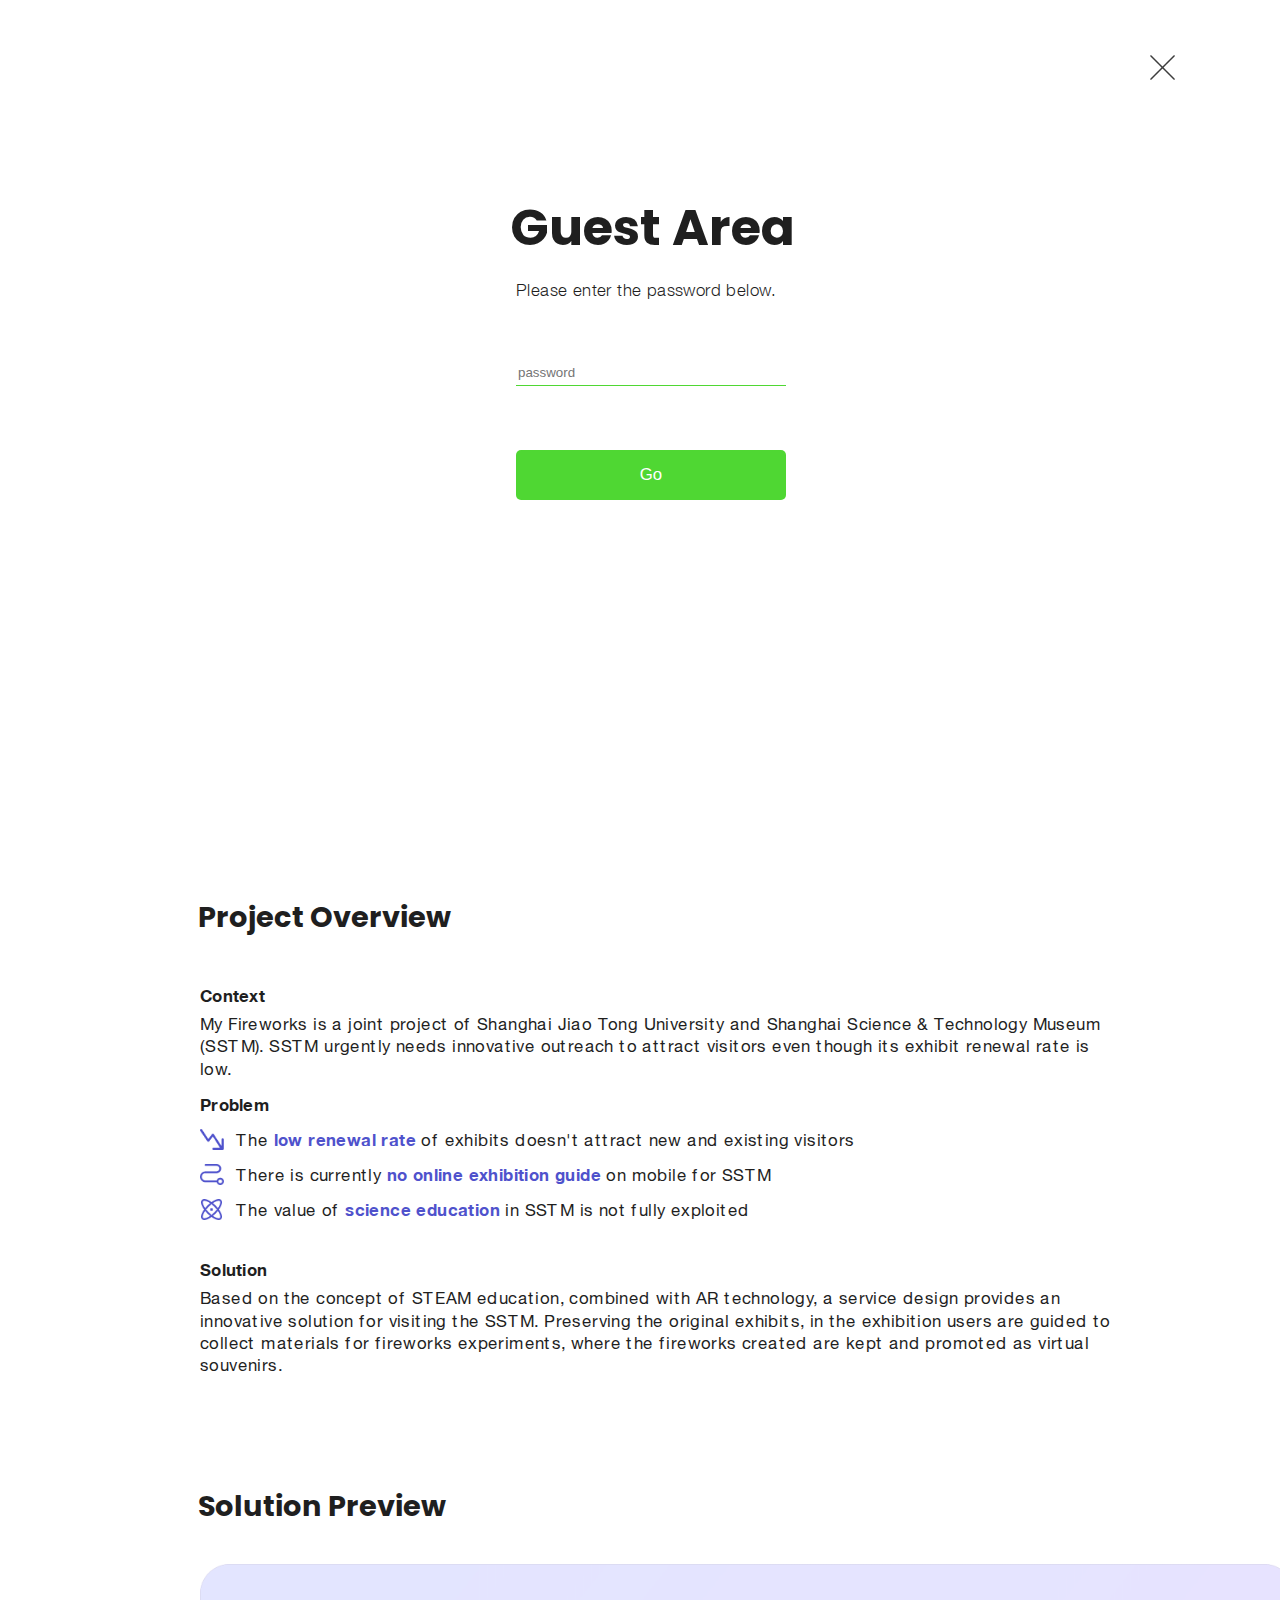
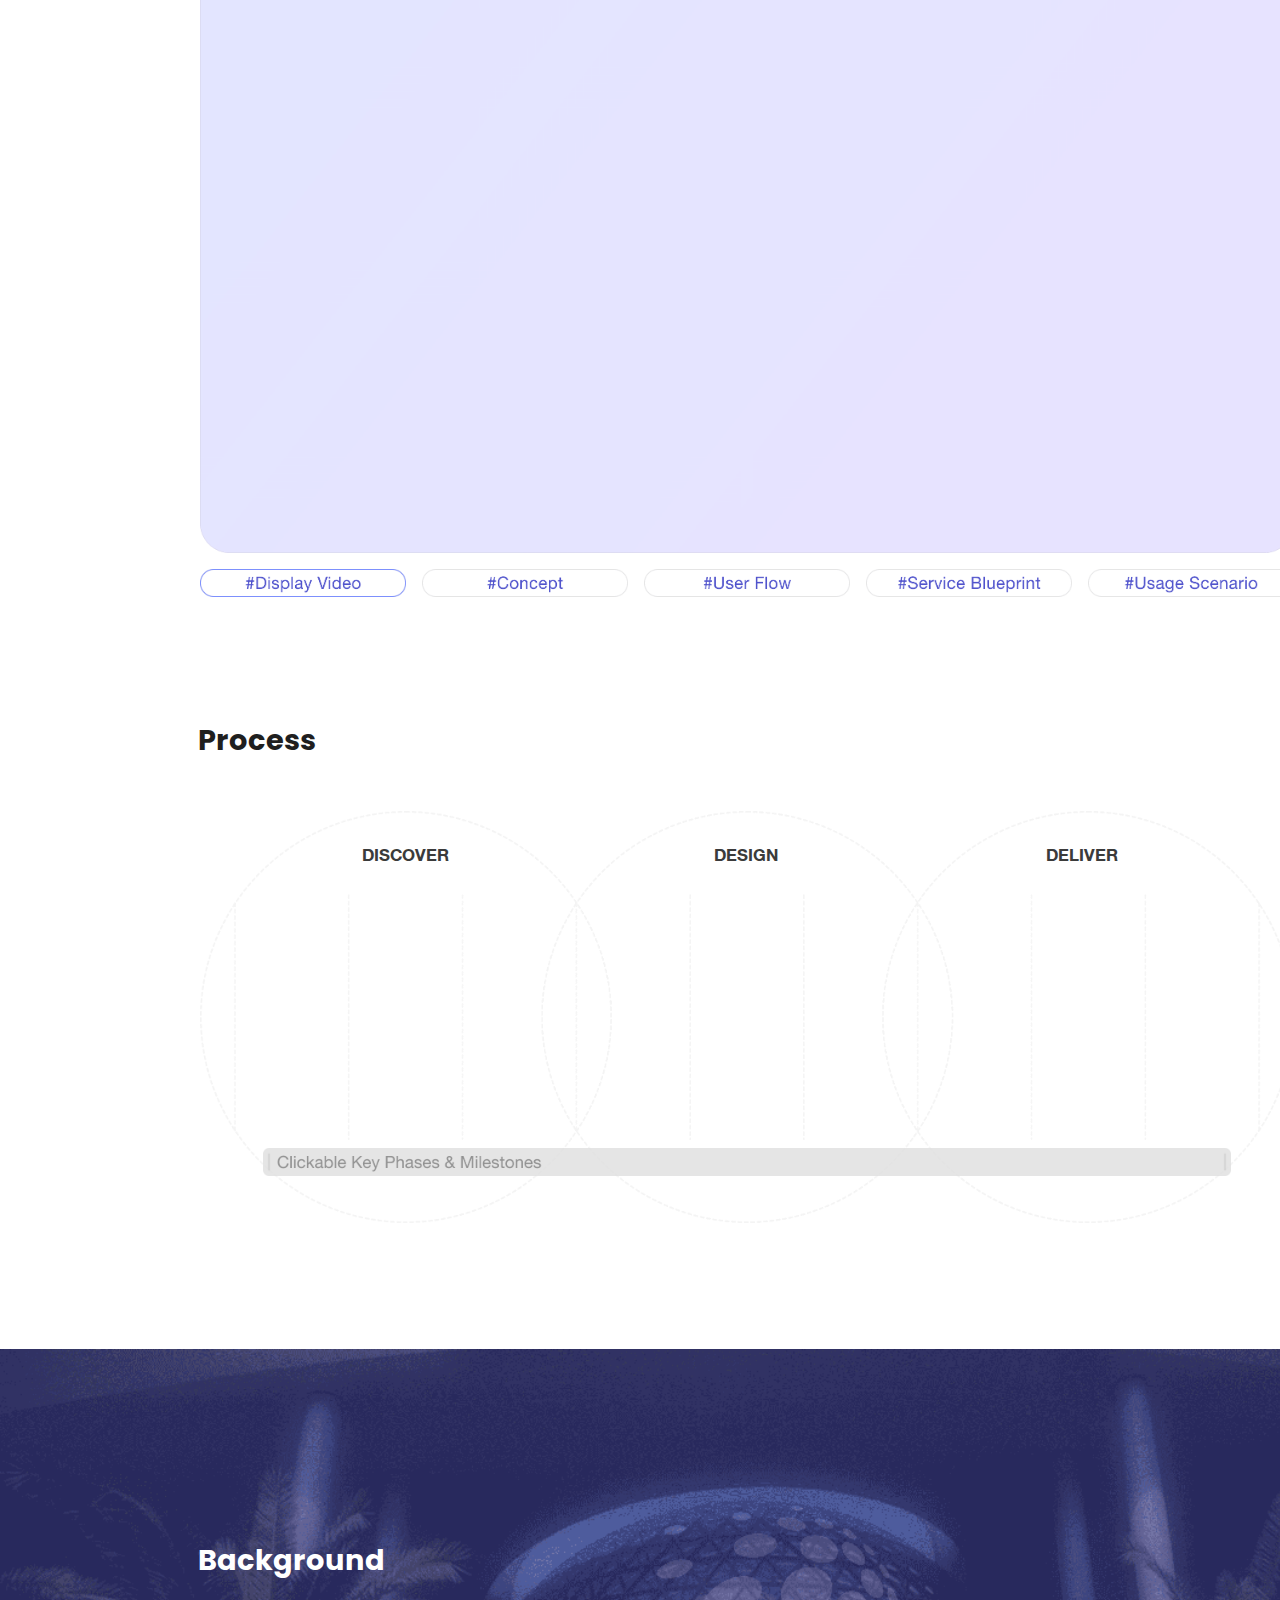
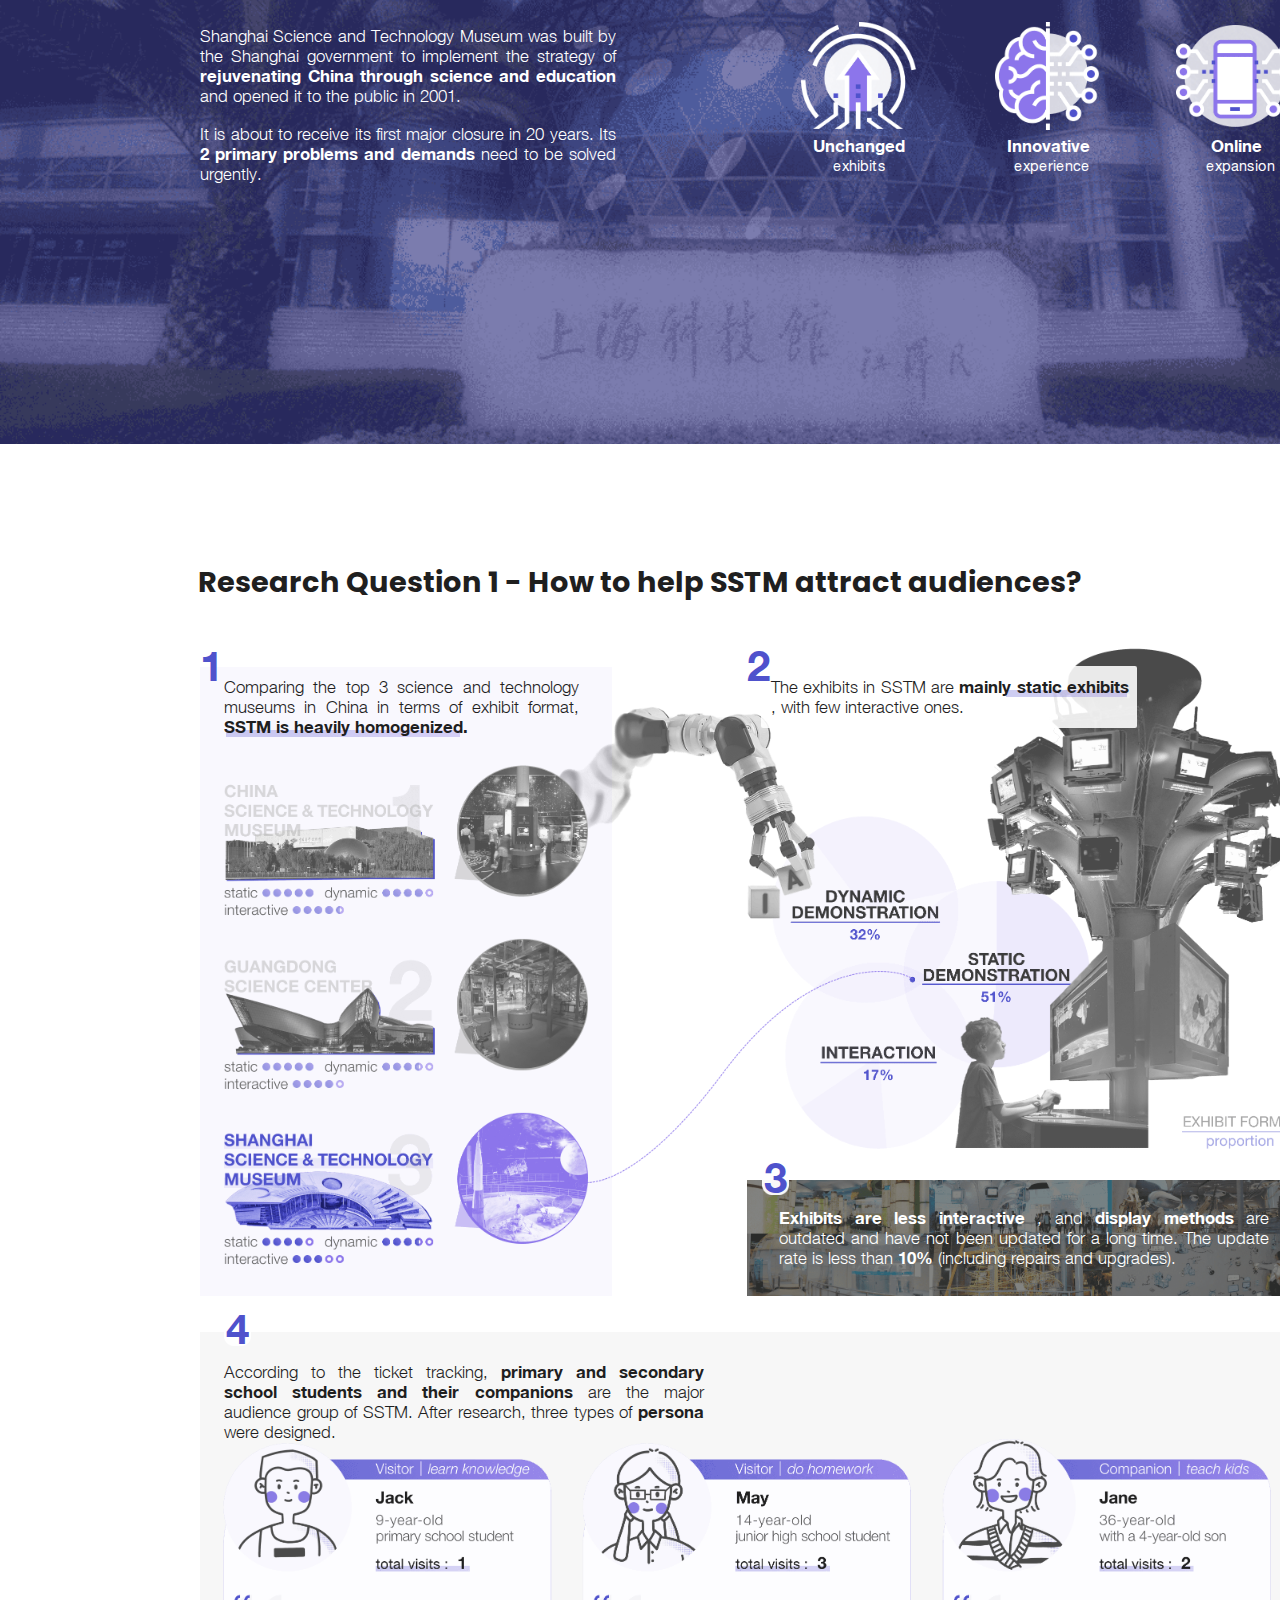
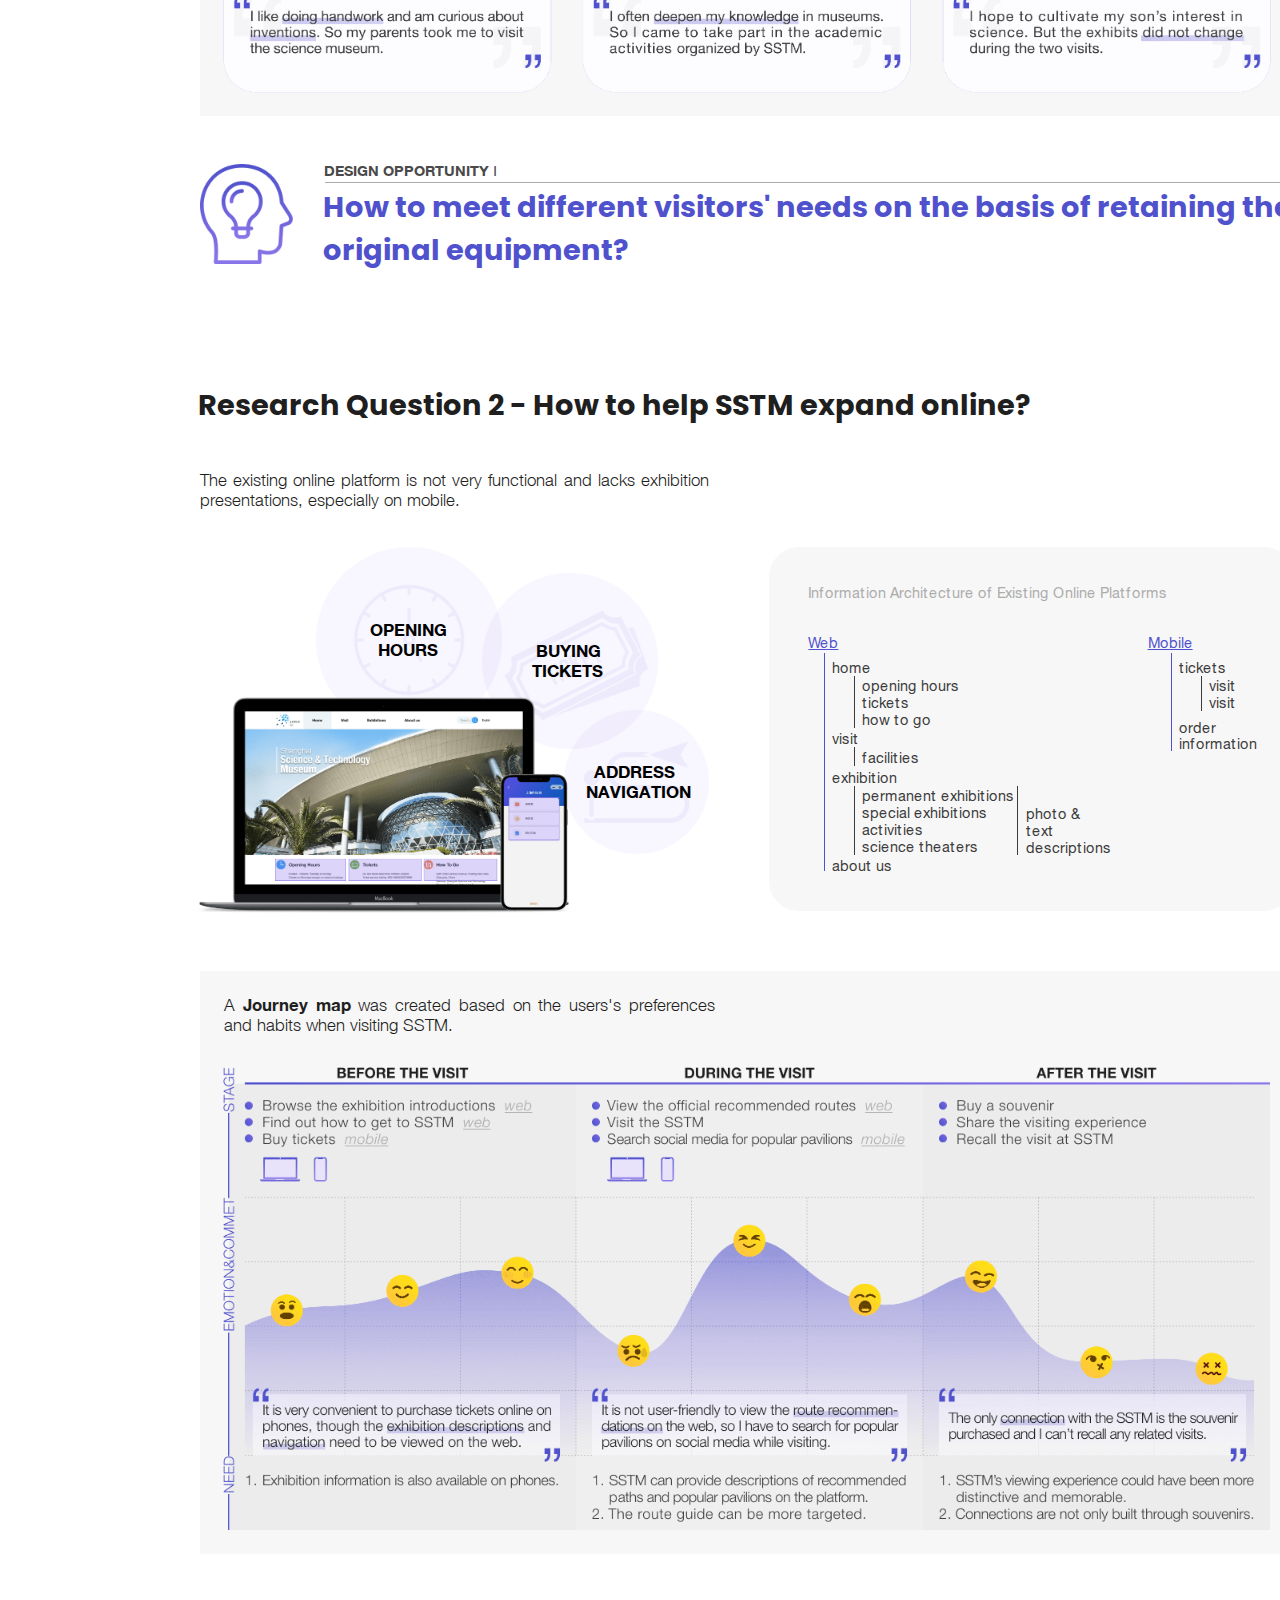
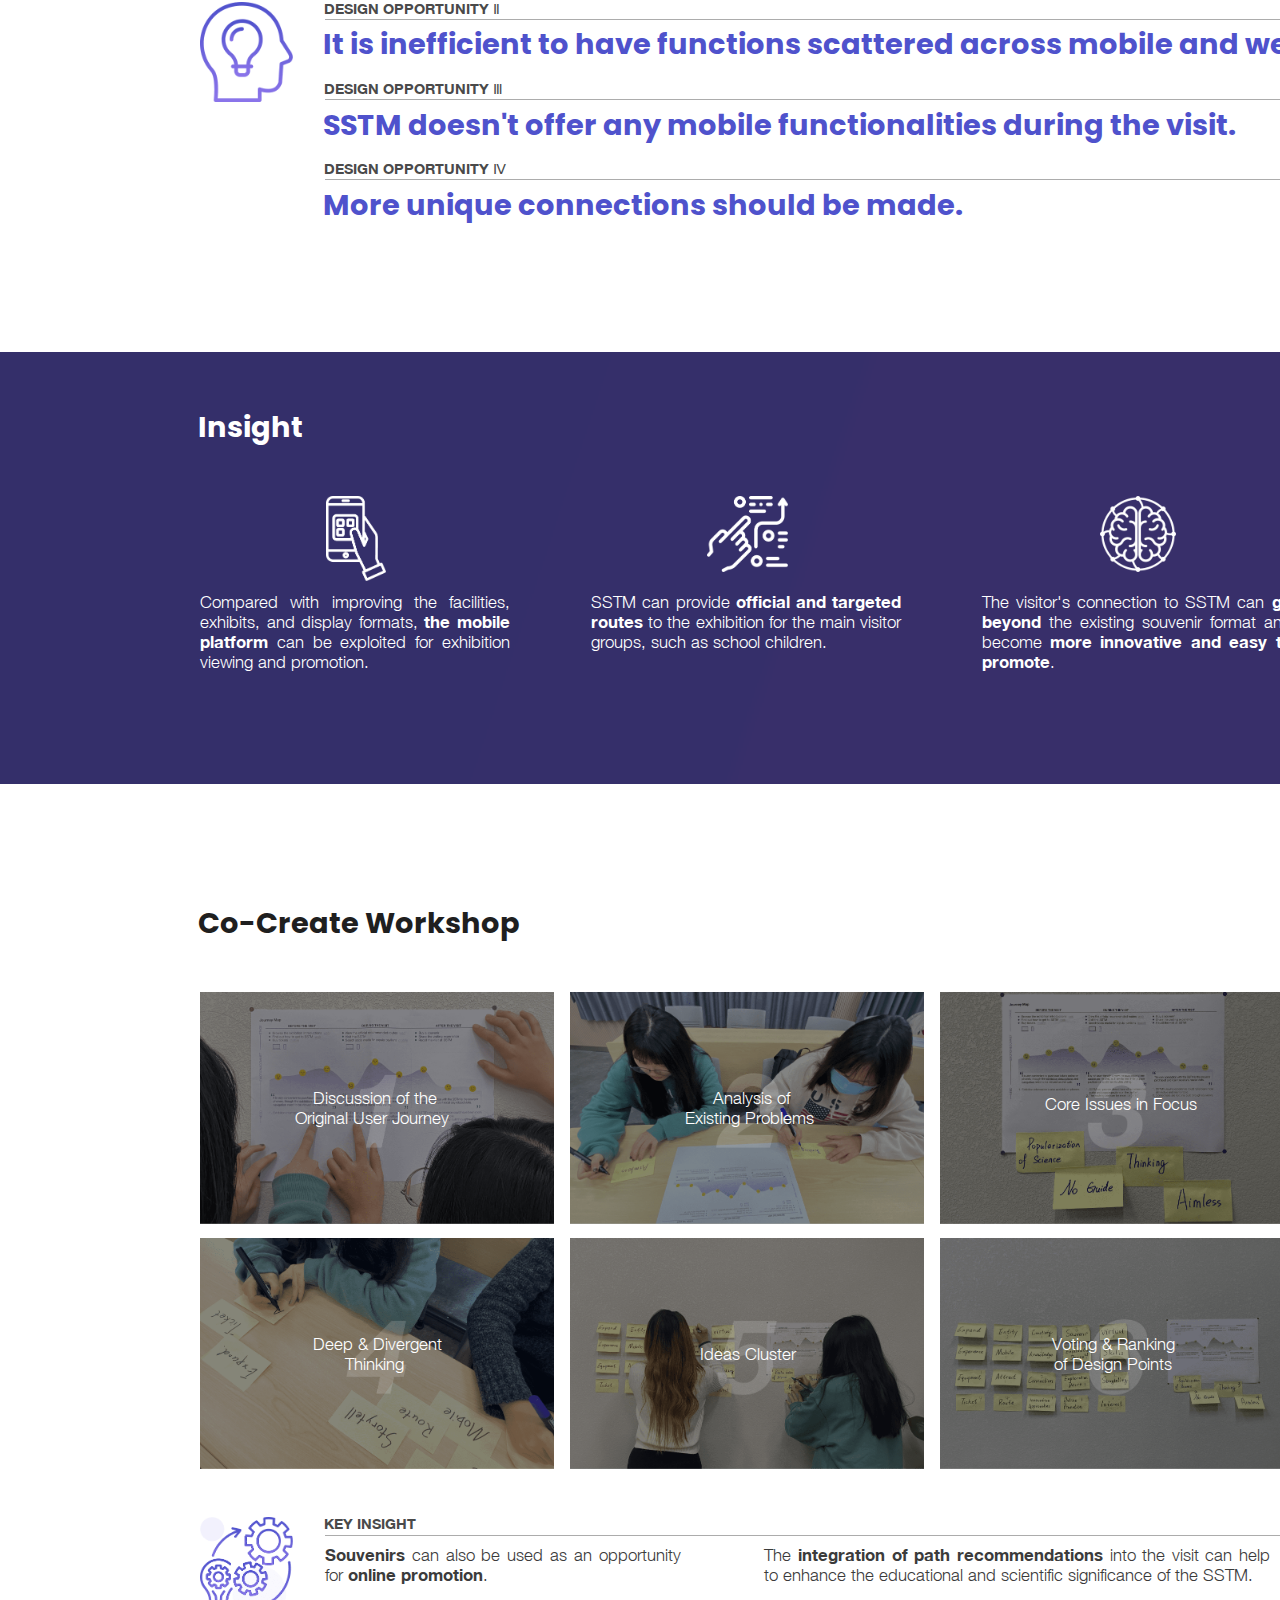
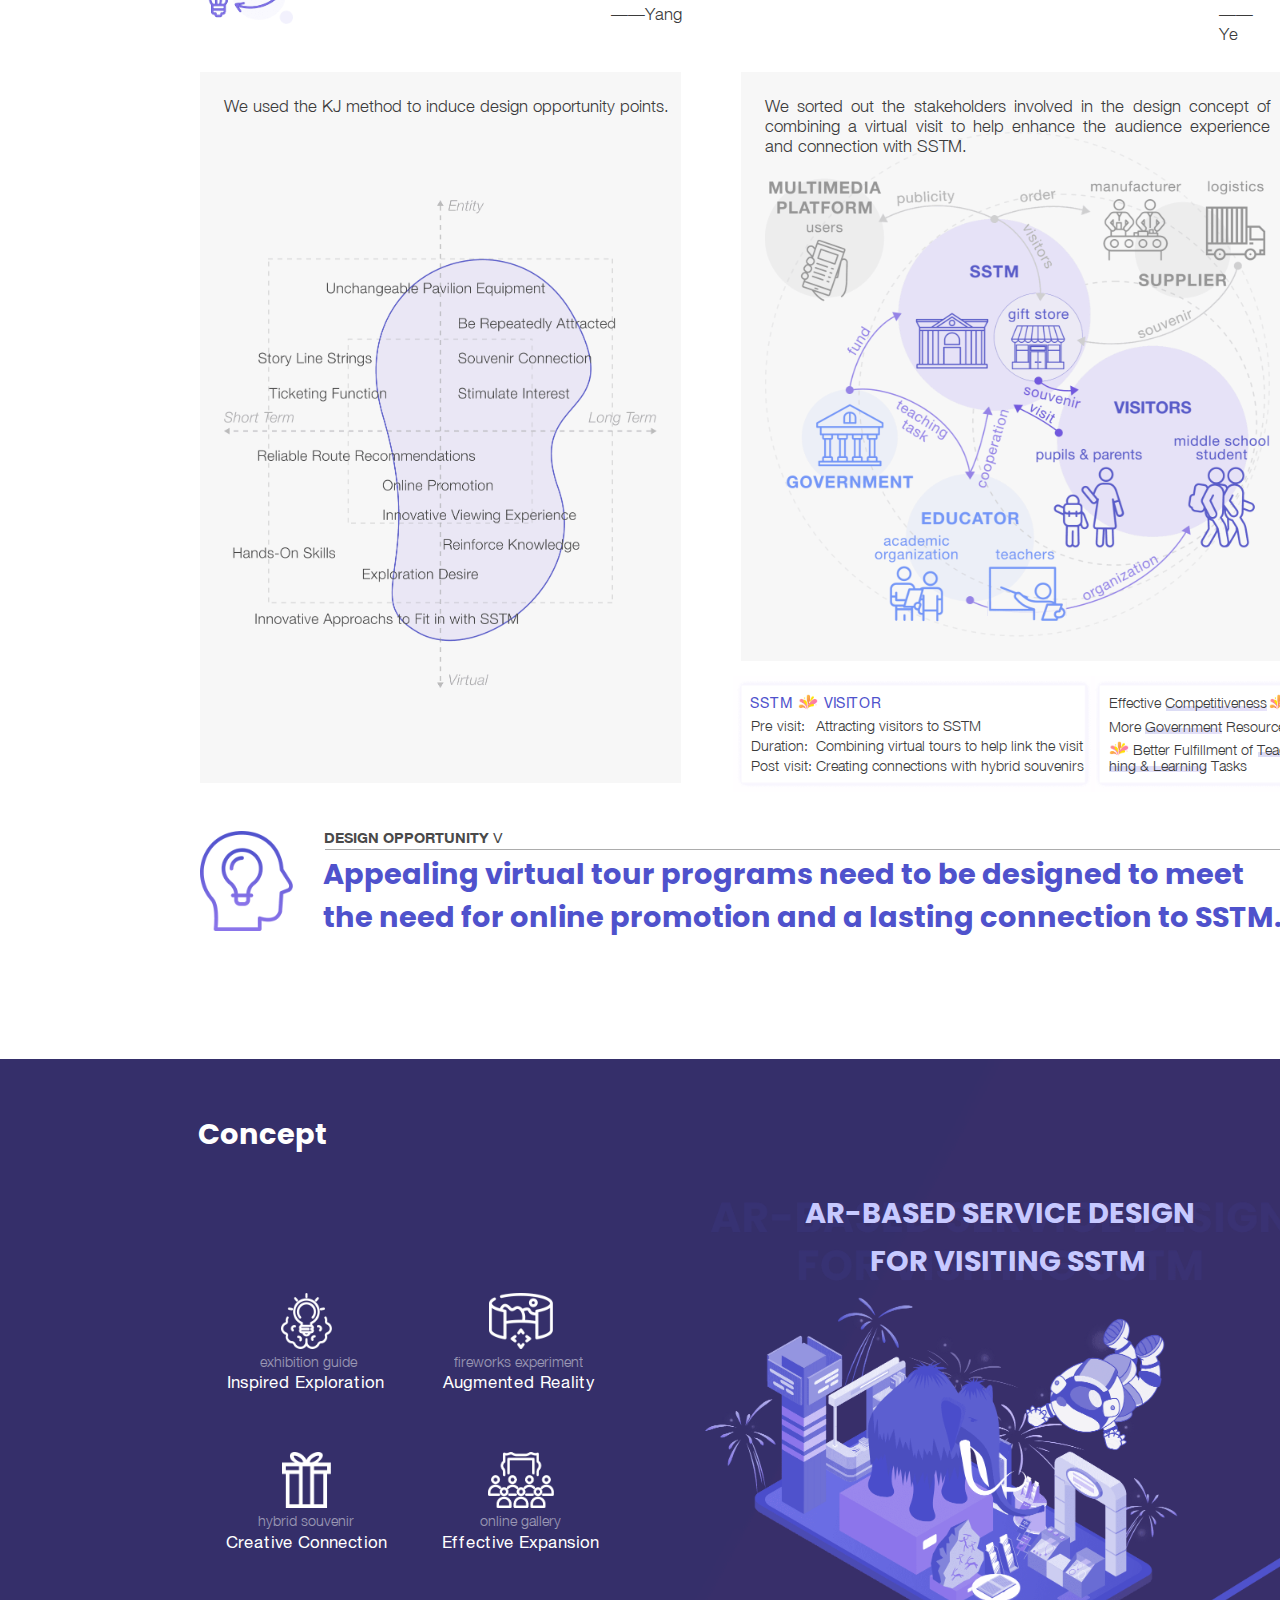
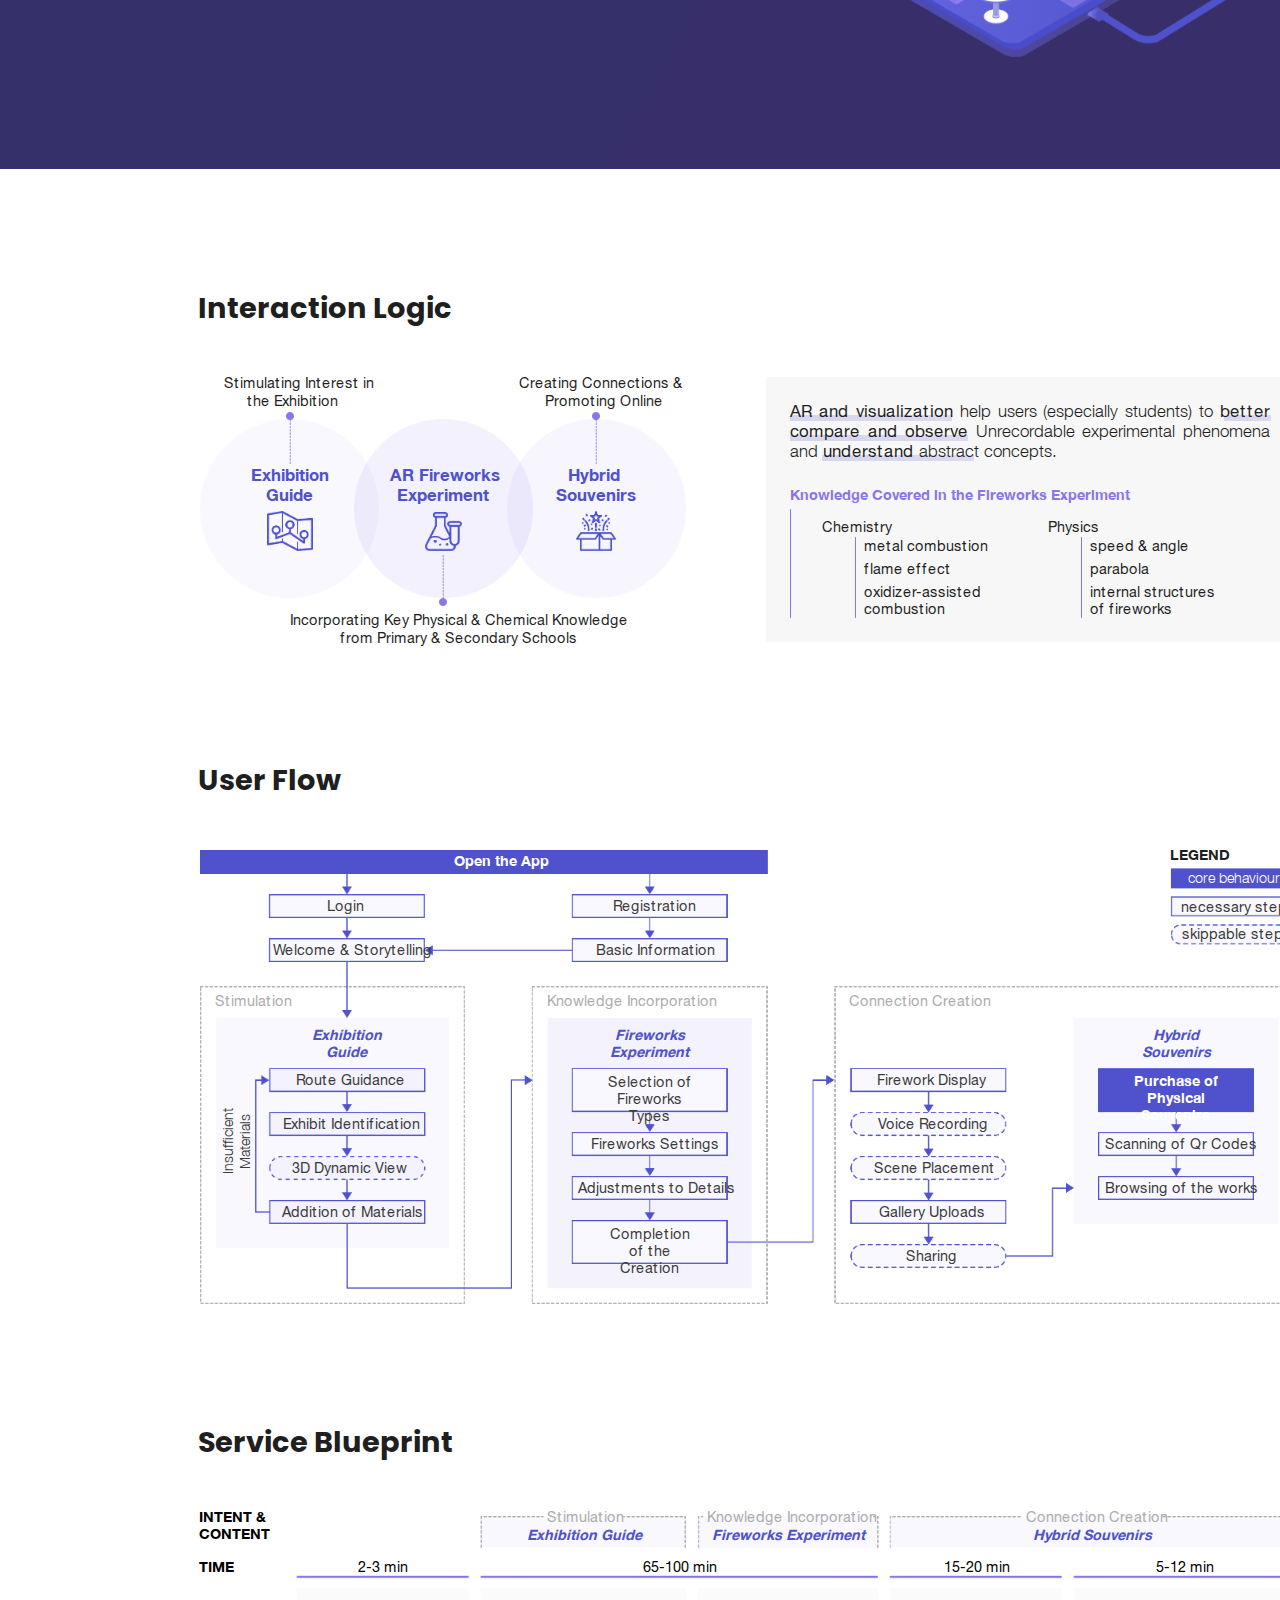
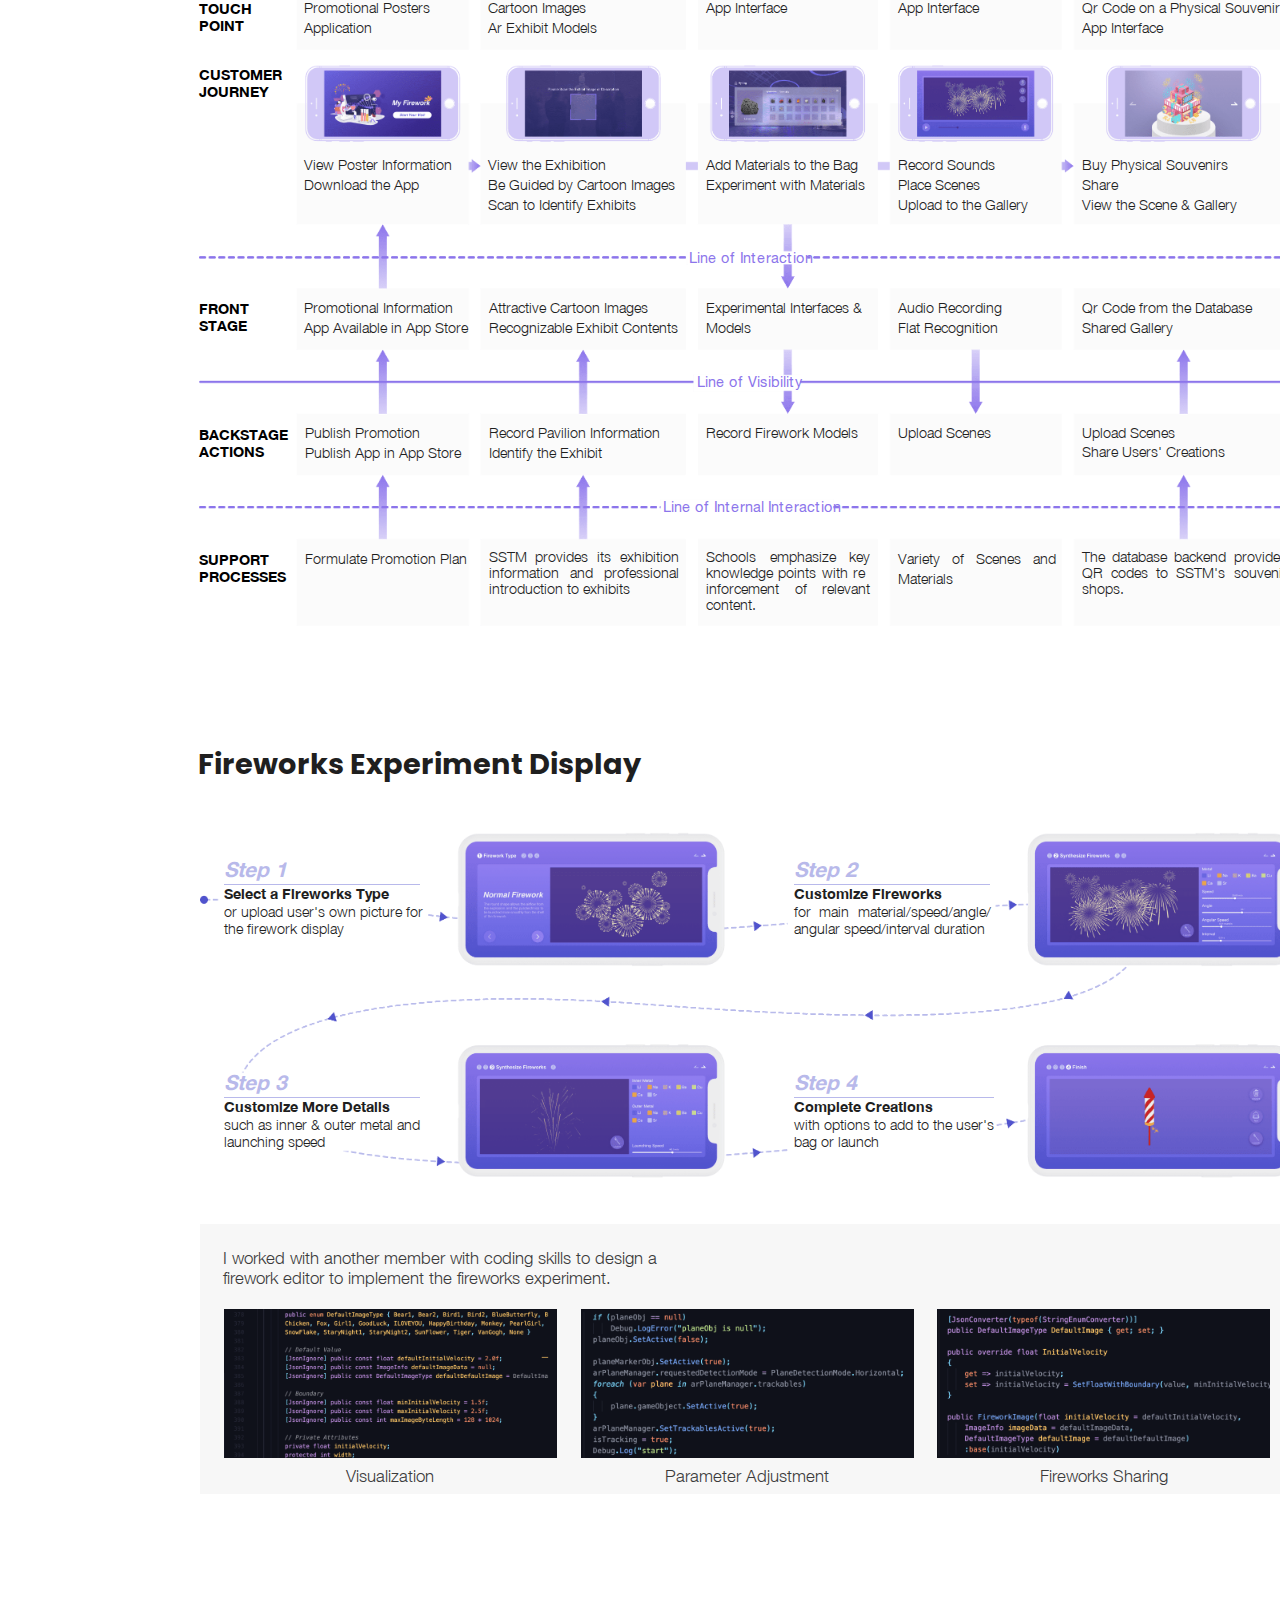
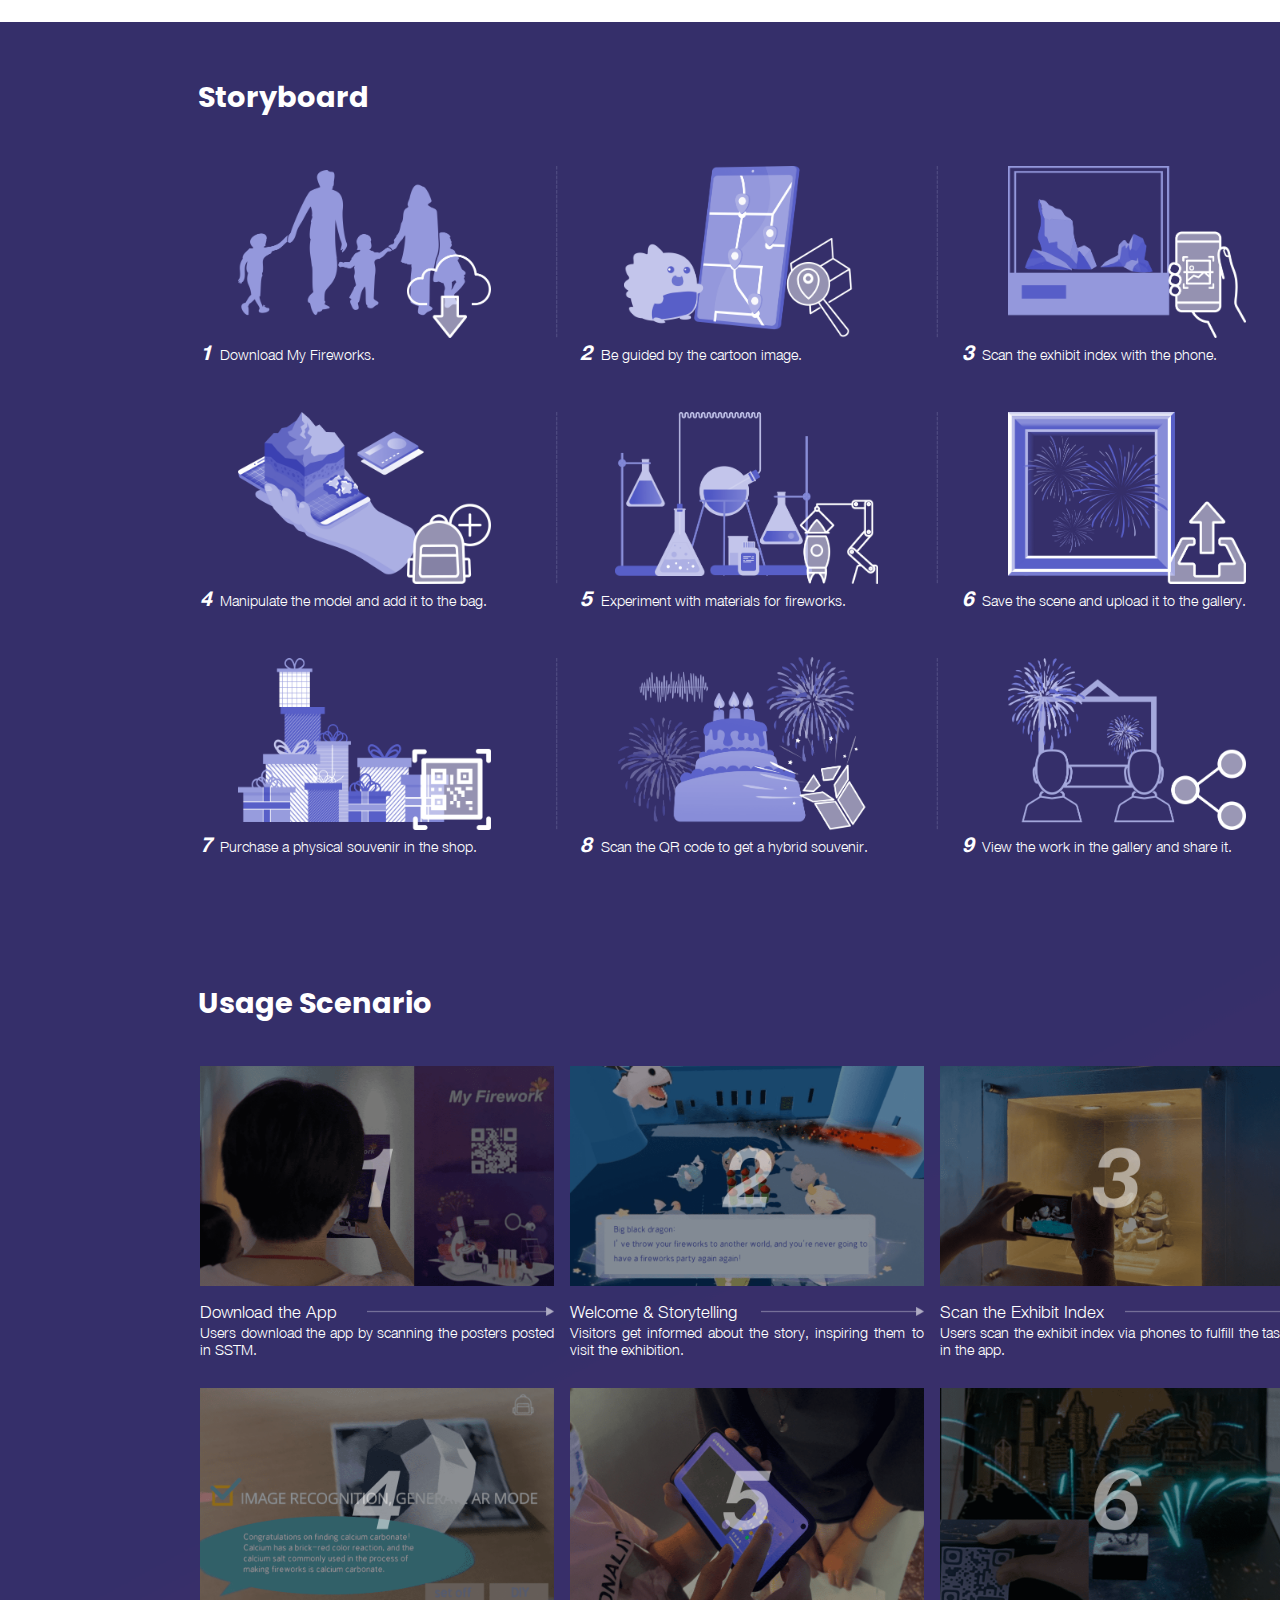
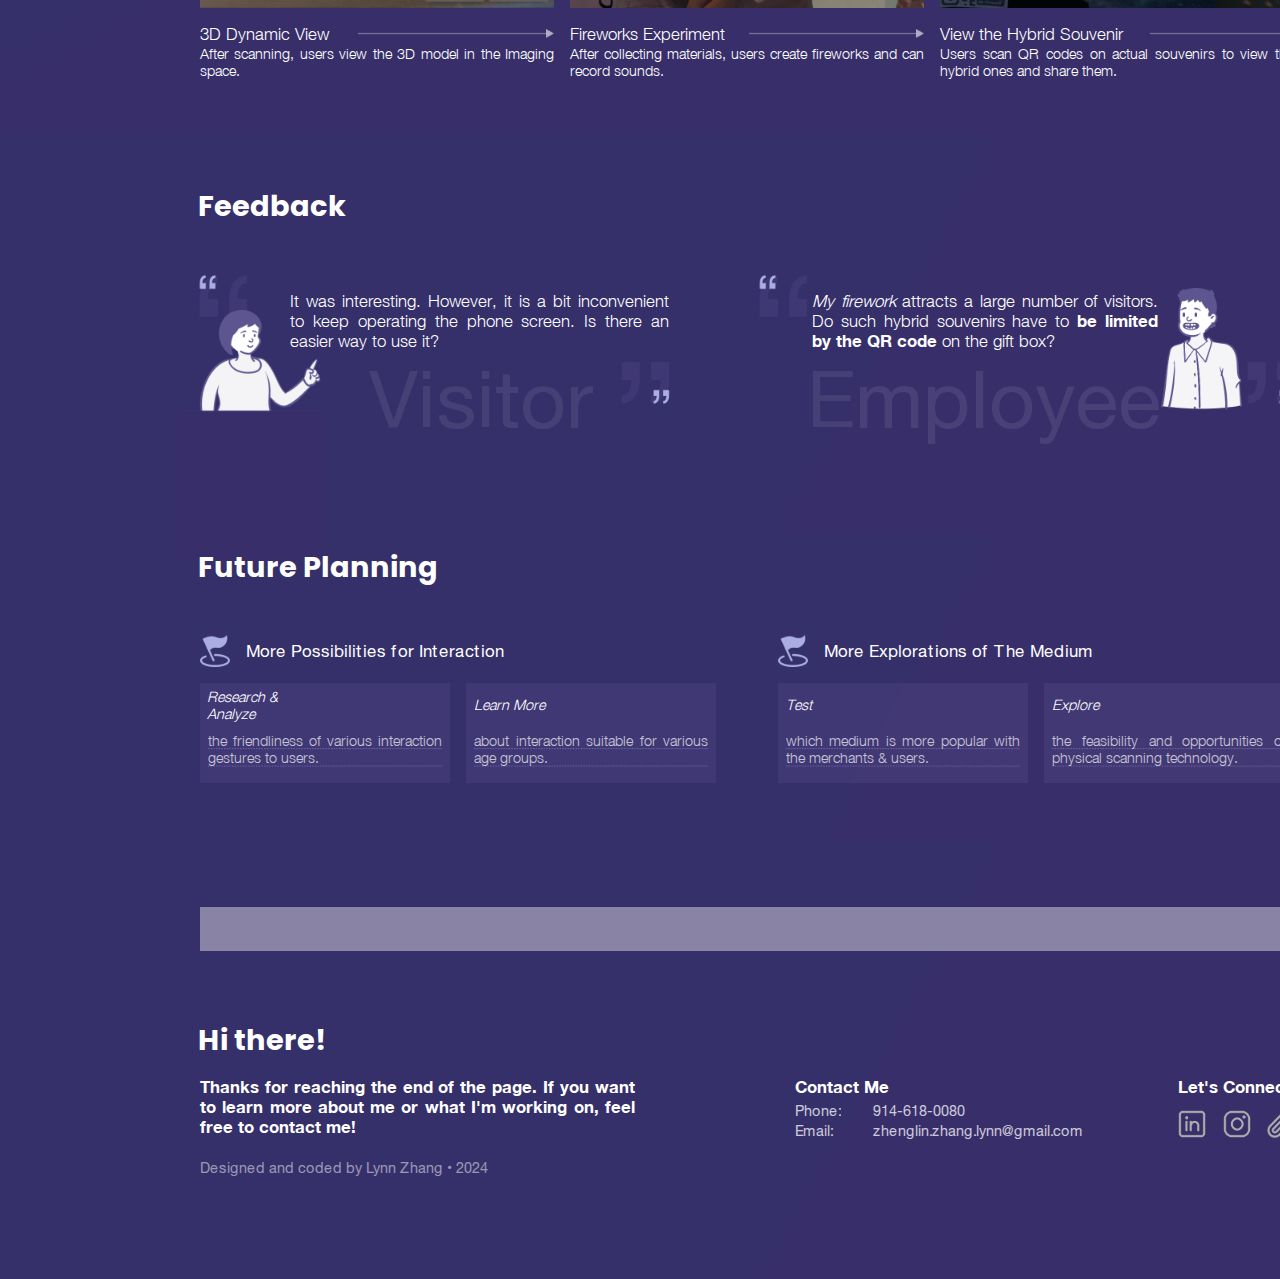
<file: fireworks.html>
<!DOCTYPE html>
<html lang="en">

<head>
    <meta charset="utf-8">
    <meta name="viewport" content="width=device-width, initial-scale=1.0">
    <title>Lynn Zhang | My Fireworks</title>
    <style>
        @font-face {
            font-family: 'Helvetica Neue';
            src: url("static/fonts/HelveticaNeue.ttf")
        }

        @font-face {
            font-family: 'Helvetica Neue Bold';
            src: url("static/fonts/HelveticaNeue-Bold.ttf")
        }

        @font-face {
            font-family: 'Helvetica Neue Light';
            src: url("static/fonts/HelveticaNeue-Light.ttf")
        }
    </style>
    <link rel="shortcut icon" href="static/image/cover/favicon.ico">
    <link rel="preconnect" href="https://fonts.googleapis.com">
    <link rel="preconnect" href="https://fonts.gstatic.com" crossorigin>
    <link href="https://fonts.googleapis.com/css2?family=Poppins:wght@300;400;500;700&display=swap" rel="stylesheet">
    <link href="./static/css/style.css" rel="stylesheet">
    <link href="./static/css/fireworks.css" rel="stylesheet">
    <link rel="stylesheet" href="./static/css/animate.css" />
</head>

<body>
    <div class="lock" id="lock1">
        <a href="javascript:void(0);" onclick="back_main()"><img src="static/image/photo/close.png"
                style="width: 35px;margin-top: 50px;position: absolute;right: 100px;"></a>
        <div class="content">
            <p class="title" style="width: 260px;margin: 190px 0 0 0;">Guest Area</p>
            <p class="font1" style="width: 270px;margin: 280px 0 0 6px;">Please enter the password below.</p>
            <input type="password" id="password" class="password-input" placeholder="password">
            <p class="font1" style="width: 270px;margin: 425px 0 0 6px;color: #fc232f;font-size: 14.4px;display: none;"
                id="pwd_error">Please enter the correct password</p>
            <button onclick="checkPassword()"
                style="width:270px;margin: 450px 0 0 6px;background-color:#4fd733;border: none;height: 50px;color: white;font-size: 16.8px;border-radius: 5px;">Go</button>
        </div>
    </div>
    <div class="nav_work" id="nnn1">
        <div class="content">
            <a href="#" id="sy0">
                <img alt="pic" src="./static/image/common/logo.png" id="sy1"
                    style="width:44.0px;height:44.0px;margin:27.0px 0 0 116.0px;z-index:9999;opacity:1;">
                <img alt="pic" src="./static/image/fireworks/logo.png" id="sy2"
                    style="width:44.0px;height:44.0px;margin:27.0px 0 0 116.0px;z-index:9999;opacity:0;">
            </a>
            <img alt="pic" src="./static/image/common/click.png"
                style="width:57.6px;height:4px;margin:62.6px 0 0 906.8px;opacity: 0;" id="lig1">
            <img alt="pic" src="./static/image/common/click.png"
                style="width:91.2px;height:4px;margin:62.6px 0 0 1012.4px;opacity: 0;" id="lig2">
            <img alt="pic" src="./static/image/common/click.png"
                style="width:37.2px;height:4px;margin:62.6px 0 0 1146.4px;opacity: 0;" id="lig3">
            <img alt="pic" src="./static/image/common/click.png"
                style="width:68.2px;height:4px;margin:62.6px 0 0 1226.4px;opacity: 0;" id="lig4">
            <a href="/">
                <p class="font1" style="margin:28.6px 0 0 198.2px">Lynn Z</p>
            </a>
            <a href="/">
                <p class="font2" style="margin:33.0px 0 0 906.8px" id="lig11">Work</p>
            </a>
            <a target="_blank"
                href="https://drive.google.com/file/d/1Fj9TLvb60T07fDlUSmnbDXqyg7BCTxRq/view?usp=sharing">
                <p class="font3" style="margin:33.0px 0 0 1012.4px" id="lig22">Resume</p>
            </a>
            <a href="./etc.html">
                <p class="font3" style="margin:33.0px 0 0 1145.6px" id="lig33">Etc.</p>
            </a>
            <a href="./about.html">
                <p class="font3" style="margin:33.0px 0 0 1226.4px" id="lig44">About</p>
            </a>
        </div>
    </div>
    <div id="page0">
        <div class="content">
            <p class="font1" style="margin:130.0px 0 0 200px;font-size: 38.4px;letter-spacing: -0.2px;line-height: 58.0px;width: 608.0px;color: #1F1F1F;">AR Guide Design via Firework Experiment</p>
            <p class="font1" style="margin:245.0px 0 0 200px;font-size: 16.8px;letter-spacing: 0.3px;line-height: 40.0px;font-weight: 500;color: #3B3B3B;">Sponsored Project @ Shanghai Science & Technology Museum</p>
            <!-- <p class="font2" style="margin:347.6px 0 0 198.4px">Redesign for the English Reading App</p> -->
            <!-- <p class="font3" style="margin:470.0px 0 0 200px">Startup Program</p>
            <p class="font3" style="margin:493.2px 0 0 200px">User Experience Design</p>
            <p class="font3" style="margin:516.4px 0 0 200px">2021.04 — Ongoing</p> -->
            <p class="font3" style="margin:382.4px 0 0 200px;font-size: 16.8px;letter-spacing: 0.3px;line-height:20.8px;color: #1f1f1f;font-weight: bold;">My Role</p>
            <p class="font3" style="margin:382.4px 0 0 392.0px;font-size: 16.8px;letter-spacing: 0.3px;line-height:20.8px;color: #1f1f1f;font-weight: bold;">Timeline</p>
            <p class="font3" style="margin:382.4px 0 0 584.0px;font-size: 16.8px;letter-spacing: 0.3px;line-height:20.8px;color: #1f1f1f;font-weight: bold;">Team</p>
            <p class="font3" style="margin:408.4px 0 0 200px;font-size: 14.4px;letter-spacing: 0.3px;line-height:20.8px;color: #3B3B3B;">UX Designer</p>
            <p class="font3" style="margin:428.4px 0 0 200px;font-size: 14.4px;letter-spacing: 0.3px;line-height:20.8px;color: #3B3B3B;">Service Design</p>
            <p class="font3" style="margin:408.4px 0 0 392.0px;font-size: 14.4px;letter-spacing: 0.3px;line-height:20.8px;color: #3B3B3B;">2021.08 - Ongoing</p>
            <p class="font3" style="margin:408.4px 0 0 584.0px;font-size: 14.4px;letter-spacing: 0.3px;line-height:20.8px;color: #3B3B3B;">Yixiao</p>
            <p class="font3" style="margin:428.4px 0 0 584.0px;font-size: 14.4px;letter-spacing: 0.3px;line-height:20.8px;color: #3B3B3B;">Xuanhui</p>
            <p class="font3" style="margin:448.4px 0 0 584.0px;font-size: 14.4px;letter-spacing: 0.3px;line-height:20.8px;color: #3B3B3B;">Xubo</p>
            <p class="font3" style="margin:520.4px 0 0 200px;font-size: 14.4px;letter-spacing: 0.3px;line-height:20.8px;color: #3B3B3B;width: 574.0px;">I joined the team from the very beginning and was responsible for designing the entire user flow, user interface, and 3D stereoscopic models in augmented reality.</p>
            <img alt="pic" src="./static/image/fireworks/line1.png" style="width:574.0px;margin:366px 0 0 200px">
            <img alt="pic" src="./static/image/fireworks/line2.png" style="width:574.0px;margin:504px 0 0 200px">
            <img alt="pic" src="./static/image/fireworks/line3.png" style="width:1094.0px;margin:700px 0 0 200px">
            <img alt="pic" src="./static/image/fireworks/page0_software.png"
                style="width:152.0px;margin:570px 0 0 196.4px">
            <img alt="pic" src="./static/image/fireworks/page0_ar.png"
                style="width:601.0px;height:420.6px;margin:175.2px 0 0 846.0px">
            <!-- <a href="./static/pdf/My_Fireworks.pdf" target="_blank" id="pdf">
                <img alt="pic" src="./static/image/fireworks/page0_pdf.png" id="a1"
                    style="width:28.4px;height:28.4px;margin:304.8px 0 0 592.4px;opacity: 1;">
                <img alt="pic" src="./static/image/fireworks/page0_pdf_hover.png" id="a2"
                    style="width:28.4px;height:28.4px;margin:304.8px 0 0 592.4px;opacity: 0;">
            </a> -->
        </div>
    </div>
    <!-- <div class="wow animate__fadeInUp" data-wow-duration="1.2s" data-wow-delay="0s" data-wow-offset="100">
        <div class="brief" style="margin-top: 50px;height:430.0px;">
            <img alt="pic" src="./static/image/common/dot.png"
                style="width:7.6px;margin:231.2px 0 0 640.0px;position: absolute;">
            <img alt="pic" src="./static/image/common/dot.png"
                style="width:7.6px;margin:287.6px 0 0 640.0px;position: absolute;">
            <p class="font1z" style="margin:106.4px 0 0 200.0px;">Client</p>
            <p class="font1z" style="margin:164.4px 0 0 200.0px;">Duration</p>
            <p class="font1z" style="margin:222.4px 0 0 200.0px;">Team</p>
            <p class="font2z" style="margin:127.6px 0 0 200.0px;">Shanghai Science & Technology Museum</p>
            <p class="font2z" style="margin:185.6px 0 0 200.0px;">August 2021 — Ongoing</p>
            <p class="font2z" style="margin:243.6px 0 0 200.0px;">Zhenglin Zhang (UX & Service Designer)</p>
            <p class="font2z" style="margin:264.6px 0 0 200.0px;">Yixiao (Product Manager)</p>
            <p class="font2z" style="margin:285.6px 0 0 200.0px;">Xuanhui (Front-End Engineer)</p>
            <p class="font2z" style="margin:306.6px 0 0 200.0px;">Xubo (Back-End Engineer)</p>
            <p class="font3z" style="margin:106.4px 0 0 640.0px;">My Role</p>
            <div class="font4z" style="margin:133.2px 0 0 640.0px;">As a <p
                    style="display: inline;font-family: 'Helvetica Neue Bold', sans-serif;color: #1f1f1f;">UX & Service
                    Designer</p>, I worked with a
                cross-functional team. I joined the team from the very beginning and was responsible for designing the
                entire user flow, user interface, and 3D stereoscopic models in augmented reality.</div>
            <div class="font4z" style="margin:223.6px 0 0 655.6px;width: 638.4px;">
                <p style="display: inline;font-family: 'Helvetica Neue Bold', sans-serif;color: #1f1f1f;">Research:</p>
                User Interview, Competitive Analysis, Journey Map, Co-Create Workshop, and Research Analysis
            </div>
            <div class="font4z" style="margin:280px 0 0 655.6px;width: 638.4px;">
                <p style="display: inline;font-family: 'Helvetica Neue Bold', sans-serif;color: #1f1f1f;">Design:</p>
                3D Modeling, Ideation sketching, Wireframing, Prototyping, Service Blueprint, Storyboard, Interaction &
                Visual Design
            </div>
        </div>
    </div> -->

    <div class="wow animate__fadeInUp" data-wow-duration="1.2s" data-wow-delay="0s" data-wow-offset="100">
        <div id="role" style="margin-top:30px">
            <div class="content">
                <p class="title" style="margin:53.6px 0 0 198.4px">Project Overview</p>
                <p class="fontx" style="margin:144.0px 0 0 200.0px;">Context</p>
                <p class="fontx" style="margin:252.8px 0 0 200.0px;">Problem</p>
                <p class="fontx" style="margin:418.4px 0 0 200.0px;">Solution</p>
                <p class="font1" style="margin:170.8px 0 0 200.0px;">My Fireworks is a joint project of Shanghai Jiao
                    Tong University and Shanghai Science & Technology Museum (SSTM). SSTM urgently needs innovative
                    outreach to attract visitors even though its exhibit renewal rate is low.</p>
                <p class="font1" style="margin:445.2px 0 0 200.0px;">Based on the concept of STEAM education, combined
                    with AR technology, a service design provides an innovative solution for visiting the SSTM.
                    Preserving the original exhibits, in the exhibition users are guided to collect materials for
                    fireworks experiments, where the fireworks created are kept and promoted as virtual souvenirs.</p>
                <div class="font1" style="margin:286.6px 0 0 236.0px;">The <p
                        style="display: inline;font-family: 'Helvetica Neue Bold', sans-serif;color: #4F52CC">low
                        renewal rate</p> of exhibits doesn't attract
                    new and existing visitors</div>
                <div class="font1" style="margin:321.8px 0 0 236.0px;">There is currently <p
                        style="display: inline;font-family: 'Helvetica Neue Bold', sans-serif;color: #4F52CC">no online
                        exhibition guide </p> on mobile for SSTM</div>
                <div class="font1" style="margin:357px 0 0 236.0px;">The value of <p
                        style="display: inline;font-family: 'Helvetica Neue Bold', sans-serif;color: #4F52CC">science
                        education</p> in SSTM is not fully exploited</div>
                <img alt="pic" src="./static/image/fireworks/111.png"
                    style="width:24.6px;margin:286.8px 0 0 199.6px;position: absolute;">
                <img alt="pic" src="./static/image/fireworks/222.png"
                    style="width:24.0px;margin:322.0px 0 0 200px;position: absolute;">
                <img alt="pic" src="./static/image/fireworks/333.png"
                    style="width:21.2px;margin:357.2px 0 0 201.2px;position: absolute;">
            </div>
        </div>
    </div>
    <div class="wow animate__fadeInUp" data-wow-duration="1.2s" data-wow-delay="0s" data-wow-offset="100">
        <div id="page_pre" style="margin-top:-70px">
            <p class="title" style="margin:118.8px 0 0 198.4px">Solution Preview</p>
            <img alt="pic" src="./static/image/fireworks/pre.png"
                style="width:1094.0px;margin:197.6px 0 0 200px;position: absolute;">
            <iframe width="560" height="315" src="https://www.youtube.com/embed/uBntKQ-6lJg" id="pc1"
                title="YouTube video player"
                style="height:589.6px;width:1094.0px;margin:197.6px 0 0 200px;position:absolute;border: 0px;border-radius: 25px;"
                allow="accelerometer; autoplay; clipboard-write; encrypted-media; gyroscope; picture-in-picture"
                allowfullscreen></iframe>
            <img alt="pic" src="./static/image/fireworks/Concept.png" id="pc2"
                style="width:1034.0px;margin:252.4px 0 0 260.0px;position: absolute;display: none;">
            <img alt="pic" src="./static/image/fireworks/UserFlow.png" id="pc3"
                style="width:974.0px;margin:288.8px 0 0 260.0px;position: absolute;display: none;">
            <img alt="pic" src="./static/image/fireworks/Service.png" id="pc4"
                style="width:974.0px;margin:237.2px 0 0 260.0px;position: absolute;display: none;">
            <img alt="pic" src="./static/image/fireworks/usage.png" id="pc5"
                style="width:974.4px;margin:266.4px 0 0 259.6px;position: absolute;display: none;">
            <a href="javascript:void(0);" id="pre_res" onclick="display1()">
                <img alt="pic" id="pre_res1" src="./static/image/fireworks/pre_res.png"
                    style="height:27.6px;margin:803.2px 0 0 200.0px;opacity:1">
                <img alt="pic" id="pre_res2" src="./static/image/fireworks/pre_res_h.png"
                    style="height:27.6px;margin:803.2px 0 0 200.0px;opacity:1">
            </a>
            <a href="javascript:void(0);" id="pre_inf" onclick="display2()">
                <img alt="pic" id="pre_inf1" src="./static/image/fireworks/pre_inf.png"
                    style="height:27.6px;margin:803.2px 0 0 422.0px;opacity:1">
                <img alt="pic" id="pre_inf2" src="./static/image/fireworks/pre_inf_h.png"
                    style="height:27.6px;margin:803.2px 0 0 422.0px;opacity:0">
            </a>
            <a href="javascript:void(0);" id="pre_bra" onclick="display3()">
                <img alt="pic" id="pre_bra1" src="./static/image/fireworks/pre_bra.png"
                    style="height:27.6px;margin:803.2px 0 0 644.0px;opacity:1">
                <img alt="pic" id="pre_bra2" src="./static/image/fireworks/pre_bra_h.png"
                    style="height:27.6px;margin:803.2px 0 0 644.0px;opacity:0">
            </a>
            <a href="javascript:void(0);" id="pre_hi" onclick="display4()">
                <img alt="pic" id="pre_hi1" src="./static/image/fireworks/pre_hi.png"
                    style="height:27.6px;margin:803.2px 0 0 866.0px;opacity:1">
                <img alt="pic" id="pre_hi2" src="./static/image/fireworks/pre_hi_h.png"
                    style="height:27.6px;margin:803.2px 0 0 866.0px;opacity:0">
            </a>
            <a href="javascript:void(0);" id="pre_des" onclick="display5()">
                <img alt="pic" id="pre_des1" src="./static/image/fireworks/pre_des.png"
                    style="height:27.6px;margin:803.2px 0 0 1088.0px;opacity:1">
                <img alt="pic" id="pre_des2" src="./static/image/fireworks/pre_des_h.png"
                    style="height:27.6px;margin:803.2px 0 0 1088.0px;opacity:0">
            </a>
        </div>
    </div>
    <div class="ps" style="display: none;" id="nnn2">
        <img alt="pic" src="./static/image/common/line.png"
            style="height:1px;width:100%;margin:95.0px 0 0 0;opacity: 0.6;">
        <div class="content">
            <a href="javascript:void(0);" onclick="discover()">
                <img alt="pic" src="./static/image/common/discover.png" id="dis1"
                    style="width:88.8px;margin:28.6px 0 0 338.0px;position: absolute;">
                <img alt="pic" src="./static/image/common/discover1.png" id="dis"
                    style="width:88.8px;margin:28.6px 0 0 338.0px;position: absolute;display: none;">
            </a>
            <a href="javascript:void(0);" onclick="design()">
                <img alt="pic" src="./static/image/common/design.png" id="des1"
                    style="width:65.6px;margin:27.0px 0 0 714.4px;position: absolute;">
                <img alt="pic" src="./static/image/common/design1.png" id="des"
                    style="width:65.6px;margin:27.0px 0 0 714.4px;position: absolute;display: none;">
            </a>
            <a href="javascript:void(0);" onclick="deliver()">
                <img alt="pic" src="./static/image/common/deliver.png" id="del1"
                    style="width:72.8px;margin:27.0px 0 0 1075.2px;position: absolute;">
                <img alt="pic" src="./static/image/common/deliver1.png" id="del"
                    style="width:72.8px;margin:27.0px 0 0 1075.2px;position: absolute;display: none;">
            </a>
            <a href="#" id="sl0">
                <img alt="pic" src="./static/image/common/logo.png" id="sl1"
                    style="width:44.0px;height:44.0px;margin:27.0px 0 0 116.0px;position: absolute;z-index:9999;opacity:1;">
                <img alt="pic" src="./static/image/fireworks/logo.png" id="sl2"
                    style="width:44.0px;height:44.0px;margin:27.0px 0 0 116.0px;position: absolute;z-index:9999;opacity:0;">
            </a>
            <img alt="pic" src="./static/image/fireworks/lll.png" id="lll3"
                style="height:2px;width:364.8px;margin:93.5px 0 0 929.4px;opacity: 0;">
            <img alt="pic" src="./static/image/fireworks/lll.png" id="lll2"
                style="height:2px;width:364.8px;margin:93.5px 0 0 564.6px;opacity: 0;">
            <img alt="pic" src="./static/image/fireworks/lll.png" id="lll1"
                style="height:2px;width:364.8px;margin:93.5px 0 0 199.8px;opacity: 0;">
        </div>
    </div>
    <div class="wow animate__fadeInUp" data-wow-duration="1.2s" data-wow-delay="0s" data-wow-offset="100">
        <div id="process">
            <p class="title" style="margin:98px 0 0 198px;">Process</p>
            <p class="font1" style="margin:224.0px 0 0 361.6px;">DISCOVER</p>
            <p class="font1" style="margin:224.0px 0 0 714.4px;">DESIGN</p>
            <p class="font1" style="margin:224.0px 0 0 1046.0px;">DELIVER</p>
            <img alt="pic" src="./static/image/fireworks/process.png"
                style="height:412.0px;width:1094.0px;margin:190px 0 0 200.0px">
            <img alt="pic" src="./static/image/common/kp.png" style="width: 967.6px;margin:527.6px 0 0 263.2px">
            <div style="position:absolute;height:35.2px;width:0;margin:312.4px 0 0 258.8px;overflow: hidden;" id="pp1">
                <a href="#" id="p_r">
                    <img alt="pic" id="p_r1" src="./static/image/fireworks/process_research.png"
                        style="height:35.2px;width:435.6px;margin: 0 0 0 0;opacity:0">
                    <img alt="pic" id="p_r2" src="./static/image/fireworks/process_research_h.png"
                        style="height:35.2px;width:435.6px;margin: 0 0 0 0;opacity:0">
                </a>
            </div>
            <div style="position:absolute;height:35.2px;width:0;margin:348.4px 0 0 368.8px;overflow: hidden;" id="pp2">
                <a href="#" id="p_e">
                    <img alt="pic" id="p_e1" src="./static/image/fireworks/process_ex.png"
                        style="height:35.2px;width:415.2px;margin: 0 0 0 0;opacity:0">
                    <img alt="pic" id="p_e2" src="./static/image/fireworks/process_ex_h.png"
                        style="height:35.2px;width:415.2px;margin: 0 0 0 0;opacity:0">
                </a>
            </div>
            <div style="position:absolute;height:35.2px;width:0;margin:384.4px 0 0 573.2px;overflow: hidden;" id="pp3">
                <a href="#" id="p_w">
                    <img alt="pic" id="p_w1" src="./static/image/fireworks/process_work.png"
                        style="height:35.2px;width:271.2px;margin: 0 0 0 0;opacity:0">
                    <img alt="pic" id="p_w2" src="./static/image/fireworks/process_work_h.png"
                        style="height:35.2px;width:271.2px;margin: 0 0 0 0;opacity:0">
                </a>
            </div>
            <div style="position:absolute;height:35.2px;width:0;margin:384.4px 0 0 845.2px;overflow: hidden;" id="pp4">
                <a href="#" id="p_s">
                    <img alt="pic" id="p_s1" src="./static/image/fireworks/process_service.png"
                        style="height:35.2px;width:253.6px;margin: 0 0 0 0;opacity:0">
                    <img alt="pic" id="p_s2" src="./static/image/fireworks/process_service_h.png"
                        style="height:35.2px;width:253.6px;margin: 0 0 0 0;opacity:0">
                </a>
            </div>
            <div style="position:absolute;height:35.2px;width:0;margin:420.4px 0 0 977.2px;overflow: hidden;" id="pp5">
                <a href="#" id="p_i">
                    <img alt="pic" id="p_i1" src="./static/image/fireworks/process_int.png"
                        style="height:35.2px;width:147.2px;margin: 0 0 0 0;opacity:0">
                    <img alt="pic" id="p_i2" src="./static/image/fireworks/process_int_h.png"
                        style="height:35.2px;width:147.2px;margin: 0 0 0 0;opacity:0">
                </a>
            </div>
            <div style="position:absolute;height:35.2px;width:0;margin:456.4px 0 0 1091.6px;overflow: hidden;" id="pp6">
                <a href="#" id="p_f">
                    <img alt="pic" id="p_f1" src="./static/image/fireworks/process_feed.png"
                        style="height:35.2px;width:127.6px;margin: 0 0 0 0;opacity:0">
                    <img alt="pic" id="p_f2" src="./static/image/fireworks/process_feed_h.png"
                        style="height:35.2px;width:127.6px;margin: 0 0 0 0;opacity:0">
                </a>
            </div>
        </div>
    </div>
    <div id="page1">
        <div class="wow animate__fadeInUp" data-wow-duration="1.2s" data-wow-delay="0s" data-wow-offset="100">
            <div class="content">
                <p class="title" style="margin:190.0px 0 0 198px;color:white">Background</p>
                <div class="font1" style="margin:276.8px 0 0 200.0px;">Shanghai Science and Technology Museum was built
                    by
                    the
                    Shanghai government to implement the strategy of <p
                        style="display: inline;font-family: 'Helvetica Neue Bold', sans-serif;">rejuvenating China
                        through science and education</p> and
                    opened it to the public in 2001.</div>
                <div class="font1" style="margin:375px 0 0 200.0px;">It is about to receive its first major closure in
                    20
                    years. Its <p style="display: inline;font-family: 'Helvetica Neue Bold', sans-serif;">2 primary
                        problems and
                        demands</p> need to be solved urgently.</div>
                <p class="font2" style="margin:387.6px 0 0 813px;">Unchanged</p>
                <p class="font2" style="margin:387.6px 0 0 1007px;">Innovative</p>
                <p class="font2" style="margin:387.6px 0 0 1211px;">Online</p>
                <p class="font3" style="margin:408.4px 0 0 833px;">exhibits</p>
                <p class="font3" style="margin:408.4px 0 0 1014px;">experience</p>
                <p class="font3" style="margin:408.4px 0 0 1206px;">expansion</p>
                <img alt="pic" src="./static/image/fireworks/page1_icon1.png"
                    style="height:107.1px;width:115.3px;margin:273.2px 0 0 801.2px">
                <img alt="pic" src="./static/image/fireworks/page1_icon2.png"
                    style="height:108.0px;width:104.3px;margin:272.8px 0 0 994.8px">
                <img alt="pic" src="./static/image/fireworks/page1_icon3.png"
                    style="height:102.0px;width:118.0px;margin:276.0px 0 0 1176.0px">
            </div>
        </div>
    </div>
    <div class="block"></div>
    <div class="wow animate__fadeInUp" data-wow-duration="1.2s" data-wow-delay="0s" data-wow-offset="100">
        <div id="page2">
            <p class="title" style="margin:53.6px 0 0 198.2px;">Research Question 1 - How to help SSTM attract
                audiences?
            </p>
            <img alt="pic" src="./static/image/fireworks/page2_table.png"
                style="height:396.3px;width:317.7px;margin:271.3px 0 0 772.4px">
            <img alt="pic" src="./static/image/fireworks/page2_picture.png"
                style="height:510.0px;width:554.4px;margin:130.8px 0 0 862.8px">
            <img alt="pic" src="./static/image/fireworks/page2_mu.png"
                style="height:221.8px;width:277.3px;margin:189.8px 0 0 544.0px">
            <img alt="pic" src="./static/image/fireworks/page2_curve.png"
                style="height:212.0px;width:330.3px;margin:463.9px 0 0 582.7px">
            <img alt="pic" src="./static/image/fireworks/page2_background1.png"
                style="height:628.8px;width:412.4px;margin:159.6px 0 0 200.0px">
            <img alt="pic" src="./static/image/fireworks/page2_background2.png"
                style="height:62.0px;width:376.0px;margin:158.8px 0 0 761.2px">
            <img alt="pic" src="./static/image/fireworks/page2_background3.png"
                style="height:115.6px;width:546.8px;margin:672.8px 0 0 747.2px">
            <img alt="pic" src="./static/image/fireworks/page2_background4.png"
                style="height:384.4px;width:1094.0px;margin:824.4px 0 0 200.0px">
            <img alt="pic" src="./static/image/fireworks/page2_china.png"
                style="height:156.4px;width:364.4px;margin:254.0px 0 0 224.0px">
            <img alt="pic" src="./static/image/fireworks/page2_guangdong.png"
                style="height:153.6px;width:364.4px;margin:430.4px 0 0 224.0px">
            <img alt="pic" src="./static/image/fireworks/page2_shanghai.png"
                style="height:155.2px;width:364.4px;margin:604.0px 0 0 224.0px">
            <img alt="pic" src="./static/image/fireworks/page2_legend.png"
                style="height:35.4px;width:116.4px;margin:605.6px 0 0 1182.1px">
            <img alt="pic" src="./static/image/fireworks/page2_3di.png"
                style="height:14.4px;width:27.2px;margin:672.8px 0 0 761.6px">
            <img alt="pic" src="./static/image/fireworks/page2_4di.png"
                style="height:14.4px;width:27.2px;margin:824.4px 0 0 224.0px">
            <img alt="pic" src="./static/image/fireworks/page2_persona.png"
                style="height:336.4px;width:1053.2px;margin:931.2px 0 0 220.4px">
            <img alt="pic" src="./static/image/fireworks/page2_icon.png"
                style="height:100.0px;width:92.6px;margin:1256.8px 0 0 200.0px">
            <img alt="pic" src="./static/image/fireworks/page2_line.png"
                style="height:0.8px;width:969.4px;margin:1274.2px 0 0 324.8px">
            <img alt="pic" src="./static/image/fireworks/page2_highlight.png"
                style="height:7.2px;width:234.8px;margin:222.4px 0 0 225.5px">
            <img alt="pic" src="./static/image/fireworks/page2_highlight.png"
                style="height:7.2px;width:120.8px;margin:182.4px 0 0 1006.4px">
            <p class="font1" style="margin:132.4px 0 0 200.0px;">1</p>
            <p class="font1" style="margin:132.4px 0 0 747.2px;">2</p>
            <p class="font1" style="margin:644.0px 0 0 763.6px;">3</p>
            <p class="font1" style="margin:795.6px 0 0 226.0px;">4</p>
            <div class="font2" style="margin:169.6px 0 0 224.0px;">Comparing the top 3 science and technology museums in
                China in terms of exhibit format, <p
                    style="display: inline;font-family: 'Helvetica Neue Bold', sans-serif;">SSTM is heavily
                    homogenized.
                </p>
            </div>
            <div class="font2" style="margin:169.6px 0 0 770.8px;width: 358px;">The exhibits in SSTM are <p
                    style="display: inline;font-family: 'Helvetica Neue Bold', sans-serif;">mainly static exhibits
                </p>,
                with few interactive ones.</div>
            <div class="font2" style="margin:700.0px 0 0 779.2px;width: 490px;color:white">
                <p style="display: inline;font-family: 'Helvetica Neue Bold', sans-serif;">Exhibits are less
                    interactive
                </p>, and <p style="display: inline;font-family: 'Helvetica Neue Bold', sans-serif;">display methods
                </p>
                are outdated and have not been updated for a long time. The update rate is less than <p
                    style="display: inline;font-family: 'Helvetica Neue Bold', sans-serif;">10%</p> (including
                repairs
                and upgrades).
            </div>
            <div class="font2" style="margin:854.8px 0 0 224.0px;width: 480.0px">According to the ticket tracking, <p
                    style="display: inline;font-family: 'Helvetica Neue Bold', sans-serif;">primary and secondary
                    school
                    students and their companions</p> are the major audience group
                of SSTM. After research, three types of <p
                    style="display: inline;font-family: 'Helvetica Neue Bold', sans-serif;">persona</p> were
                designed.
            </div>
            <p class="font3" style="margin:1254.8px 0 0 323.6px;">DESIGN OPPORTUNITY Ⅰ</p>
            <p class="font4" style="margin:1278.6px 0 0 322.8px;">How to meet different visitors' needs on the basis of
                retaining the original equipment?</p>
        </div>
    </div>
    <div class="wow animate__fadeInUp" data-wow-duration="1.2s" data-wow-delay="0s" data-wow-offset="100">
        <div id="page3">
            <p class="title" style="margin:53.6px 0 0 198.2px;">Research Question 2 - How to help SSTM expand online?
            </p>
            <img alt="pic" src="./static/image/fireworks/page3_open.png"
                style="height:186.4px;width:186.4px;margin:216.8px 0 0 315.6px">
            <img alt="pic" src="./static/image/fireworks/page3_buy.png"
                style="height:176.0px;width:176.0px;margin:242.8px 0 0 482.0px">
            <img alt="pic" src="./static/image/fireworks/page3_address.png"
                style="height:144.4px;width:144.4px;margin:379.6px 0 0 564.4px">
            <img alt="pic" src="./static/image/fireworks/page3_screen.png"
                style="height:343.6px;width:515.2px;margin:302.8px 0 0 127.2px">
            <img alt="pic" src="./static/image/fireworks/page3_background1.png"
                style="height:364.0px;width:525.2px;margin:216.8px 0 0 768.8px">
            <img alt="pic" src="./static/image/fireworks/page3_background2.png"
                style="height:582.8px;width:1094.0px;margin:640.8px 0 0 200.0px">
            <img alt="pic" src="./static/image/fireworks/page3_map.png"
                style="height:466.0px;width:1050.4px;margin:733.6px 0 0 219.6px">
            <img alt="pic" src="./static/image/fireworks/page3_icon.png"
                style="height:100.0px;width:92.6px;margin:1271.6px 0 0 200.0px">
            <img alt="pic" src="./static/image/fireworks/page3_line.png"
                style="height:0.8px;width:969.4px;margin:1289.0px 0 0 324.8px">
            <img alt="pic" src="./static/image/fireworks/page3_line.png"
                style="height:1px;width:969.4px;margin:1369.2px 0 0 324.8px">
            <img alt="pic" src="./static/image/fireworks/page3_line.png"
                style="height:0.8px;width:969.4px;margin:1449.4px 0 0 324.8px">
            <img alt="pic" src="./static/image/fireworks/page3_line2.png"
                style="height:218.2px;width:1px;margin:322.8px 0 0 823.8px">
            <img alt="pic" src="./static/image/fireworks/page3_line2.png"
                style="height:98.2px;width:0.8px;margin:322.8px 0 0 1170.6px">
            <img alt="pic" src="./static/image/fireworks/page3_line1.png"
                style="height:52.0px;width:1px;margin:345.8px 0 0 853.8px">
            <img alt="pic" src="./static/image/fireworks/page3_line1.png"
                style="height:18.4px;width:1px;margin:417.4px 0 0 853.8px">
            <img alt="pic" src="./static/image/fireworks/page3_line1.png"
                style="height:68.8px;width:1px;margin:455.8px 0 0 853.8px">
            <img alt="pic" src="./static/image/fireworks/page3_line1.png"
                style="height:68.8px;width:1px;margin:455.8px 0 0 1017.4px">
            <img alt="pic" src="./static/image/fireworks/page3_line1.png"
                style="height:35.2px;width:1px;margin:345.8px 0 0 1200.6px">
            <p class="font1" style="margin:140.4px 0 0 199.6px;">The existing online platform is not very functional and
                lacks exhibition presentations, especially on mobile.</p>
            <div class="font1" style="margin:664.8px 0 0 224.0px;width: 491px">A <p
                    style="display: inline;font-family: 'Helvetica Neue Bold', sans-serif;">Journey map</p> was
                created
                based on the users's preferences and habits when visiting SSTM.</div>
            <p class="font2" style="margin:290.0px 0 0 370.0px;">OPENING</p>
            <p class="font2" style="margin:310px 0 0 378.0px;">HOURS</p>
            <p class="font2" style="margin:310.8px 0 0 536px;">BUYING</p>
            <p class="font2" style="margin:330.8px 0 0 531.5px;">TICKETS</p>
            <p class="font2" style="margin:432.0px 0 0 594px;">ADDRESS</p>
            <p class="font2" style="margin:452.0px 0 0 586px;">NAVIGATION</p>
            <p class="font3" style="margin:1269.6px 0 0 323.6px;">DESIGN OPPORTUNITY Ⅱ</p>
            <p class="font3" style="margin:1349.8px 0 0 323.6px;">DESIGN OPPORTUNITY Ⅲ</p>
            <p class="font3" style="margin:1430.0px 0 0 323.6px;">DESIGN OPPORTUNITY Ⅳ</p>
            <p class="font4" style="margin:1293.4px 0 0 322.8px;">It is inefficient to have functions scattered across
                mobile and web.</p>
            <p class="font4" style="margin:1373.6px 0 0 322.8px;">SSTM doesn't offer any mobile functionalities during
                the
                visit.</p>
            <p class="font4" style="margin:1453.8px 0 0 322.8px;">More unique connections should be made.</p>
            <p class="font5" style="margin:303.6px 0 0 808.4px;">Web</p>
            <p class="font5" style="margin:303.6px 0 0 1147.6px;">Mobile</p>
            <p class="font6" style="margin:328.8px 0 0 832.0px;">home</p>
            <p class="font6" style="margin:400.4px 0 0 832.0px;">visit</p>
            <p class="font6" style="margin:347.2px 0 0 1208.8px;">visit</p>
            <p class="font6" style="margin:364.0px 0 0 1208.8px;">visit</p>
            <p class="font6" style="margin:438.8px 0 0 832.0px;">exhibition</p>
            <p class="font6" style="margin:527.2px 0 0 832.0px;">about us</p>
            <p class="font6" style="margin:328.8px 0 0 1178.8px;">tickets</p>
            <p class="font6" style="margin:389.0px 0 0 1178.8px;">order</p>
            <p class="font6" style="margin:405.0px 0 0 1178.8px;">information</p>
            <p class="font6" style="margin:347.2px 0 0 862.0px;">opening hours</p>
            <p class="font6" style="margin:364.0px 0 0 862.0px;">tickets</p>
            <p class="font6" style="margin:380.8px 0 0 862.0px;">how to go</p>
            <p class="font6" style="margin:418.8px 0 0 862.0px;">facilities</p>
            <p class="font6" style="margin:457.2px 0 0 862.0px;">permanent exhibitions</p>
            <p class="font6" style="margin:474.0px 0 0 862.0px;">special exhibitions</p>
            <p class="font6" style="margin:490.8px 0 0 862.0px;">activities</p>
            <p class="font6" style="margin:507.6px 0 0 862.0px;">science theaters</p>
            <p class="font6" style="margin:474.8px 0 0 1025.6px;width:82.0px;">photo & text
                descriptions</p>
            <p class="font6" style="margin:253.6px 0 0 807.6px;color:#ACACAC;">Information Architecture of Existing
                Online
                Platforms</p>
        </div>
    </div>
    <div class="block"></div>
    <div id="page4">
        <div class="wow animate__fadeInUp" data-wow-duration="1.2s" data-wow-delay="0s" data-wow-offset="100">
            <div class="content">
                <p class="title" style="margin:53.6px 0 0 198px;color:white">Insight</p>
                <img alt="pic" src="./static/image/fireworks/page4_icon1.png"
                    style="height:85.1px;width:60.4px;margin:143.6px 0 0 325.8px">
                <img alt="pic" src="./static/image/fireworks/page4_icon2.png"
                    style="height:76.0px;width:81.1px;margin:144.0px 0 0 706.5px">
                <img alt="pic" src="./static/image/fireworks/page4_icon3.png"
                    style="height:76.0px;width:76.0px;margin:144.0px 0 0 1100.0px">
                <div class="font1" style="margin:239.6px 0 0 200.0px;">Compared with improving the facilities, exhibits,
                    and
                    display formats, <p style="display: inline;font-family: 'Helvetica Neue Bold', sans-serif;">the
                        mobile platform </p>can be exploited for exhibition viewing and promotion.</div>
                <div class="font1" style="margin:239.6px 0 0 591.2px;">SSTM can provide <p
                        style="display: inline;font-family: 'Helvetica Neue Bold', sans-serif;">official and targeted
                        routes</p> to the exhibition for the main visitor groups, such as school children.</div>
                <div class="font1" style="margin:239.6px 0 0 981.6px;">The visitor's connection to SSTM can <p
                        style="display: inline;font-family: 'Helvetica Neue Bold', sans-serif;">go beyond</p> the
                    existing souvenir format and become <p
                        style="display: inline;font-family: 'Helvetica Neue Bold', sans-serif;">more innovative and
                        easy
                        to promote</p>.</div>
            </div>
        </div>
    </div>
    <div class="block"></div>
    <div class="wow animate__fadeInUp" data-wow-duration="1.2s" data-wow-delay="0s" data-wow-offset="100">
        <div id="page5">
            <p class="title" style="margin:53.6px 0 0 198.2px;">Co-Create Workshop</p>
            <img alt="pic" src="./static/image/fireworks/page5_back1.png"
                style="height:231.7px;width:354.0px;margin:144.0px 0 0 200.0px">
            <img alt="pic" src="./static/image/fireworks/page5_back2.png"
                style="height:231.7px;width:354.0px;margin:144.0px 0 0 570.0px">
            <img alt="pic" src="./static/image/fireworks/page5_back3.png"
                style="height:231.7px;width:354.0px;margin:144.0px 0 0 940.0px">
            <img alt="pic" src="./static/image/fireworks/page5_back4.png"
                style="height:231.7px;width:354.0px;margin:389.6px 0 0 200.0px">
            <img alt="pic" src="./static/image/fireworks/page5_back5.png"
                style="height:231.7px;width:354.0px;margin:389.6px 0 0 570.0px">
            <img alt="pic" src="./static/image/fireworks/page5_back6.png"
                style="height:231.7px;width:354.0px;margin:389.6px 0 0 940.0px">
            <img alt="pic" src="./static/image/fireworks/page5_1.png"
                style="height:124.0px;width:58.0px;margin:198.0px 0 0 348.0px;opacity: 0.4;">
            <img alt="pic" src="./static/image/fireworks/page5_2.png"
                style="height:124.0px;width:62.8px;margin:198.0px 0 0 715.8px;opacity: 0.4;">
            <img alt="pic" src="./static/image/fireworks/page5_3.png"
                style="height:124.0px;width:60.8px;margin:198.0px 0 0 1086.6px;opacity: 0.4;">
            <img alt="pic" src="./static/image/fireworks/page5_4.png"
                style="height:124.0px;width:62.0px;margin:443.6px 0 0 345.8px;opacity: 0.4;">
            <img alt="pic" src="./static/image/fireworks/page5_5.png"
                style="height:124.0px;width:60.0px;margin:443.6px 0 0 716.6px;opacity: 0.4;">
            <img alt="pic" src="./static/image/fireworks/page5_6.png"
                style="height:124.0px;width:60.4px;margin:443.6px 0 0 1087.4px;opacity: 0.4;">
            <img alt="pic" src="./static/image/fireworks/page5_icon.png"
                style="height:107.4px;width:93.0px;margin:669.0px 0 0 199.8px;">
            <img alt="pic" src="./static/image/fireworks/page5_icon1.png"
                style="height:100.0px;width:92.6px;margin:1583.2px 0 0 200.0px;">
            <img alt="pic" src="./static/image/fireworks/page5_line.png"
                style="width:969.4px;height:1px;margin:686.6px 0 0 324.8px;">
            <img alt="pic" src="./static/image/fireworks/page5_line.png"
                style="width:969.4px;height:1px;margin:1600.6px 0 0 324.8px;">
            <img alt="pic" src="./static/image/fireworks/page5_stakeholder.png"
                style="width:505.4px;height:548.7px;margin:883.8px 0 0 764.8px;">
            <img alt="pic" src="./static/image/fireworks/page5_map.png"
                style="width:433.2px;height:491.2px;margin:949.2px 0 0 224.0px;">
            <img alt="pic" src="./static/image/fireworks/page5_background1.png"
                style="width:480.8px;height:710.8px;margin:824.4px 0 0 200.0px;">
            <img alt="pic" src="./static/image/fireworks/page5_background2.png"
                style="width:553.2px;height:588.4px;margin:824.4px 0 0 740.8px;">
            <img alt="pic" src="./static/image/fireworks/page5_background3.png"
                style="width:362.8px;height:116.4px;margin:1427.8px 0 0 732.6px;">
            <img alt="pic" src="./static/image/fireworks/page5_background4.png"
                style="width:212.8px;height:116.4px;margin:1427.8px 0 0 1091.0px;">
            <img alt="pic" src="./static/image/fireworks/page5_fire.png"
                style="width:19.5px;height:17.2px;margin:1446.4px 0 0 798.0px;">
            <img alt="pic" src="./static/image/fireworks/page5_fire.png"
                style="width:19.5px;height:17.2px;margin:1492.8px 0 0 1109.2px;">
            <img alt="pic" src="./static/image/fireworks/page5_fire.png"
                style="width:19.5px;height:17.2px;margin:1446.4px 0 0 1268.5px;">
            <img alt="pic" src="./static/image/fireworks/page5_highlight.png"
                style="width:101px;height:5.6px;margin:1457.6px 0 0 1165.6px;">
            <img alt="pic" src="./static/image/fireworks/page5_highlight.png"
                style="width:76.8px;height:5.6px;margin:1480.4px 0 0 1145.0px;">
            <img alt="pic" src="./static/image/fireworks/page5_highlight.png"
                style="width:31.4px;height:5.6px;margin:1503.6px 0 0 1257.6px;">
            <img alt="pic" src="./static/image/fireworks/page5_highlight.png"
                style="width:97.0px;height:5.6px;margin:1518.4px 0 0 1109.2px;">
            <p class="font1" style="margin:240.2px 0 0 313.0px;">Discussion of the</p>
            <p class="font1" style="margin:260.2px 0 0 295.0px;">Original User Journey</p>
            <p class="font1" style="margin:240.2px 0 0 713.0px;">Analysis of</p>
            <p class="font1" style="margin:260.2px 0 0 685.0px;">Existing Problems</p>
            <p class="font1" style="margin:485.8px 0 0 313px;">Deep & Divergent</p>
            <p class="font1" style="margin:505.8px 0 0 345px;">Thinking</p>
            <p class="font1" style="margin:485.8px 0 0 1052px;">Voting & Ranking</p>
            <p class="font1" style="margin:505.8px 0 0 1054px;">of Design Points</p>
            <p class="font1" style="margin:246.2px 0 0 1045px;">Core Issues in Focus</p>
            <p class="font1" style="margin:495.8px 0 0 700px;">Ideas Cluster</p>
            <p class="font2" style="margin:1581.2px 0 0 323.6px;">DESIGN OPPORTUNITY Ⅴ</p>
            <p class="font2" style="margin:667.2px 0 0 323.6px;">KEY INSIGHT</p>
            <p class="font3" style="margin:1605.0px 0 0 322.8px;">Appealing virtual tour programs need to be designed to
                meet the need for online promotion and a lasting connection to SSTM.</p>
            <p class="font4" style="margin:848.4px 0 0 224.0px;">We used the KJ method to induce design opportunity
                points.
            </p>
            <p class="font4" style="margin:848.4px 0 0 764.8px;">We sorted out the stakeholders involved in the design
                concept of combining a virtual visit to help enhance the audience experience and connection with SSTM.
            </p>
            <p class="font4" style="margin:756.4px 0 0 611px;">——Yang</p>
            <p class="font4" style="margin:756.4px 0 0 1219px;width:50px;">——Ye</p>
            <p class="font5" style="margin:1446.4px 0 0 750.4px;">SSTM</p>
            <p class="font5" style="margin:1446.4px 0 0 823.6px;">VISITOR</p>
            <p class="font6" style="margin:1469.2px 0 0 815.6px;">Attracting visitors to SSTM</p>
            <p class="font6" style="margin:1489.2px 0 0 815.6px;">Combining virtual tours to help link the visit</p>
            <p class="font6" style="margin:1509.2px 0 0 815.6px;">Creating connections with hybrid souvenirs</p>
            <p class="font6" style="margin:1446.4px 0 0 1109.2px;">Effective Competitiveness</p>
            <p class="font6" style="margin:1469.6px 0 0 1109.2px;width:183px">More Government Resources</p>
            <p class="font6" style="margin:1492.8px 0 0 1133.2px;width:183px">Better Fulfillment
                of Teac</p>
            <p class="font6" style="margin:1508.6px 0 0 1109.2px;width:183px">hing & Learning Tasks</p>
            <p class="font6" style="margin:1469.2px 0 0 750.8px;">Pre-visit:</p>
            <p class="font6" style="margin:1489.2px 0 0 750.8px;">Duration: </p>
            <p class="font6" style="margin:1509.2px 0 0 750.8px;">Post-visit:</p>
            <div class="font4" style="margin:696.8px 0 0 324.8px;width:356.0px">
                <p style="display: inline;font-family: 'Helvetica Neue Bold', sans-serif;">Souvenirs</p> can also be
                used
                as an opportunity for <p style="display: inline;font-family: 'Helvetica Neue Bold', sans-serif;">
                    online
                    promotion</p>.
            </div>
            <div class="font4" style="margin:696.8px 0 0 764.4px;width:505.6px">The <p
                    style="display: inline;font-family: 'Helvetica Neue Bold', sans-serif;">integration of path
                    recommendations</p> into the visit can help to enhance the educational and scientific significance
                of
                the SSTM.</div>
        </div>
    </div>
    <div class="block"></div>
    <div id="page6">
        <div class="wow animate__fadeInUp" data-wow-duration="1.2s" data-wow-delay="0s" data-wow-offset="100">
            <div class="content">
                <p class="title" style="margin:53.6px 0 0 198.2px;color:white;">Concept</p>
                <img alt="pic" src="./static/image/fireworks/page6_concept.png"
                    style="height:469.0px;width:588.8px;margin:129.2px 0 0 705.2px;">
                <img alt="pic" src="./static/image/fireworks/page6_icon1.png"
                    style="height:56.0px;width:51.1px;margin:234.0px 0 0 280.8px;">
                <img alt="pic" src="./static/image/fireworks/page6_icon2.png"
                    style="height:56.0px;width:49.2px;margin:393.2px 0 0 281.6px;">
                <img alt="pic" src="./static/image/fireworks/page6_icon3.png"
                    style="height:56.0px;width:63.8px;margin:234.0px 0 0 488.8px;">
                <img alt="pic" src="./static/image/fireworks/page6_icon4.png"
                    style="height:56.0px;width:66.7px;margin:393.2px 0 0 487.6px;">
                <p class="font1" style="margin:294.0px 0 0 260.0px;">exhibition guide</p>
                <p class="font1" style="margin:453.2px 0 0 258.0px;">hybrid souvenir</p>
                <p class="font1" style="margin:294.0px 0 0 454.0px;">fireworks experiment</p>
                <p class="font1" style="margin:453.2px 0 0 480.0px;">online gallery</p>
                <p class="font2" style="margin:313.2px 0 0 227px;">Inspired Exploration</p>
                <p class="font2" style="margin:472.4px 0 0 225.6px;">Creative Connection</p>
                <p class="font2" style="margin:313.2px 0 0 443px;">Augmented Reality</p>
                <p class="font2" style="margin:472.4px  0 0 442px;">Effective Expansion</p>
                <p class="font3" style="margin:132.5px 0 0 805px;">AR-BASED SERVICE DESIGN</p>
                <p class="font3" style="margin:181px 0 0 870px;">FOR VISITING SSTM</p>
            </div>
        </div>
    </div>
    <div class="block"></div>
    <div class="wow animate__fadeInUp" data-wow-duration="1.2s" data-wow-delay="0s" data-wow-offset="100">
        <div id="page7">
            <p class="title" style="margin:53.6px 0 0 198.2px;">Interaction Logic</p>
            <img alt="pic" src="./static/image/fireworks/page7_circle1.png"
                style="height:179.2px;width:179.2px;margin:186.0px 0 0 506.8px;">
            <img alt="pic" src="./static/image/fireworks/page7_circle2.png"
                style="height:179.2px;width:179.2px;margin:186.0px 0 0 353.6px;">
            <img alt="pic" src="./static/image/fireworks/page7_circle3.png"
                style="height:179.2px;width:179.2px;margin:186.0px 0 0 200.0px;">
            <img alt="pic" src="./static/image/fireworks/page7_icon1.png"
                style="height:40.2px;width:46.0px;margin:277.9px 0 0 266.8px;">
            <img alt="pic" src="./static/image/fireworks/page7_icon2.png"
                style="height:38.7px;width:37.1px;margin:278.7px 0 0 424.8px;">
            <img alt="pic" src="./static/image/fireworks/page7_icon3.png"
                style="height:40.5px;width:40.2px;margin:277.7px 0 0 576.2px;">
            <img alt="pic" src="./static/image/fireworks/page7_arrow1.png"
                style="height:51.2px;width:8.0px;margin:179.2px 0 0 285.6px;">
            <img alt="pic" src="./static/image/fireworks/page7_arrow2.png"
                style="height:51.2px;width:8.0px;margin:322.0px 0 0 439.2px;">
            <img alt="pic" src="./static/image/fireworks/page7_arrow3.png"
                style="height:51.2px;width:8.0px;margin:179.2px 0 0 592.4px;">
            <img alt="pic" src="./static/image/fireworks/page7_background.png"
                style="height:264.4px;width:528.0px;margin:144.0px 0 0 766.0px;">
            <img alt="pic" src="./static/image/fireworks/page7_line.png"
                style="height:109.2px;width:1.2px;margin:275.6px 0 0 790.2px;">
            <img alt="pic" src="./static/image/fireworks/page7_line.png"
                style="height:81.2px;width:1.5px;margin:303.6px 0 0 854.9px;">
            <img alt="pic" src="./static/image/fireworks/page7_line.png"
                style="height:81.2px;width:1.2px;margin:303.6px 0 0 1081.2px;">
            <img alt="pic" src="./static/image/fireworks/page7_highlight.png"
                style="height:6.0px;width:162px;margin:182px 0 0 790.0px;">
            <img alt="pic" src="./static/image/fireworks/page7_highlight.png"
                style="height:6.0px;width:47px;margin:182px 0 0 1224.0px;">
            <img alt="pic" src="./static/image/fireworks/page7_highlight.png"
                style="height:6.0px;width:178px;margin:202px 0 0 790.0px;">
            <img alt="pic" src="./static/image/fireworks/page7_highlight.png"
                style="height:6.0px;width:152px;margin:222px 0 0 822.0px;">
            <p class="font1" style="margin:231.5px 0 0 251px;">Exhibition</p>
            <p class="font1" style="margin:251.5px 0 0 265.6px;">Guide</p>
            <p class="font1" style="margin:231.5px 0 0 390px;">AR Fireworks</p>
            <p class="font1" style="margin:251.5px 0 0 397px;">Experiment</p>
            <p class="font1" style="margin:231.5px 0 0 568px;">Hybrid</p>
            <p class="font1" style="margin:251.5px 0 0 556px;">Souvenirs</p>
            <p class="font2" style="margin:140.8px 0 0 223.6px;">Stimulating Interest in</p>
            <p class="font2" style="margin:158.8px 0 0 247px;">the Exhibition</p>
            <p class="font2" style="margin:140.8px 0 0 519px;">Creating Connections &</p>
            <p class="font2" style="margin:158.8px 0 0 545px;">Promoting Online</p>
            <p class="font2" style="margin:378.0px 0 0 290px;">Incorporating Key Physical & Chemical Knowledge</p>
            <p class="font2" style="margin:396.0px 0 0 340px;">from Primary & Secondary Schools</p>
            <div class="font3" style="margin:168.0px 0 0 790.0px;">
                <p style="display: inline;font-weight:500;font-family: 'Helvetica Neue', sans-serif;">AR and
                    visualization</p> help
                users
                (especially students) to
                <p style="display: inline;font-weight:500;font-family: 'Helvetica Neue', sans-serif;">better compare and
                    observe</p>
                Unrecordable experimental phenomena and <p
                    style="display: inline;font-weight:500;font-family: 'Helvetica Neue', sans-serif;">understand</p>
                abstract
                concepts.
            </div>
            <p class="font4" style="margin:252.8px 0 0 790.0px;">Knowledge Covered in the Fireworks Experiment</p>
            <p class="font2" style="margin:284.4px 0 0 822.1px;">Chemistry</p>
            <p class="font2" style="margin:284.4px 0 0 1047.6px;">Physics</p>
            <p class="font2" style="margin:304.0px 0 0 863.5px;">metal combustion</p>
            <p class="font2" style="margin:326.8px 0 0 863.5px;">flame effect</p>
            <p class="font2" style="margin:349.6px 0 0 863.5px;">oxidizer-assisted</p>
            <p class="font2" style="margin:366.6px 0 0 863.5px;">combustion</p>
            <p class="font2" style="margin:304.0px 0 0 1089.8px;">speed & angle</p>
            <p class="font2" style="margin:326.8px 0 0 1089.8px;">parabola</p>
            <p class="font2" style="margin:349.6px 0 0 1089.8px;">internal structures</p>
            <p class="font2" style="margin:366.6px 0 0 1089.8px;">of fireworks</p>
        </div>
    </div>
    <div class="wow animate__fadeInUp" data-wow-duration="1.2s" data-wow-delay="0s" data-wow-offset="100">
        <div id="page8">
            <p class="title" style="margin:53.6px 0 0 198.2px;">User Flow</p>
            <img alt="pic" src="./static/image/fireworks/page8_frame.png"
                style="height:454.0px;width:1094.0px;margin:144.0px 0 0 200.0px;">
            <p class="font1" style="margin:146.8px 0 0 436.4px;">Open the App</p>
            <p class="font1" style="margin:366.4px 0 0 1110.8px;">Purchase of Physical Souvenirs</p>
            <p class="font2" style="margin:163.6px 0 0 1188px;">core behaviour</p>
            <p class="font3" style="margin:191.6px 0 0 327px;">Login</p>
            <p class="font3" style="margin:235.6px 0 0 273px;">Welcome & Storytelling</p>
            <p class="font3" style="margin:365.6px 0 0 296px;">Route Guidance</p>
            <p class="font3" style="margin:409.6px 0 0 283px;">Exhibit Identification</p>
            <p class="font3" style="margin:453.6px 0 0 292px;">3D Dynamic View</p>
            <p class="font3" style="margin:497.6px 0 0 282px;">Addition of Materials</p>
            <p class="font3" style="margin:191.6px 0 0 613px;">Registration</p>
            <p class="font3" style="margin:235.6px 0 0 596px;">Basic Information</p>
            <p class="font3" style="margin:429.6px 0 0 591px;">Fireworks Settings</p>
            <p class="font3" style="margin:473.6px 0 0 578px;">Adjustments to Details</p>
            <p class="font3" style="margin:367.2px 0 0 597.2px;width:104.8px;text-align:center;">Selection of Fireworks
                Types</p>
            <p class="font3" style="margin:519.2px 0 0 603.6px;width:92.0px;text-align:center;">Completion of the
                Creation
            </p>
            <p class="font3" style="margin:365.6px 0 0 877px;">Firework Display</p>
            <p class="font3" style="margin:409.6px 0 0 878px;">Voice Recording</p>
            <p class="font3" style="margin:453.6px 0 0 874px;">Scene Placement</p>
            <p class="font3" style="margin:497.6px 0 0 879px;">Gallery Uploads</p>
            <p class="font3" style="margin:541.6px 0 0 906px;">Sharing</p>
            <p class="font3" style="margin:429.6px 0 0 1105px;">Scanning of Qr Codes</p>
            <p class="font3" style="margin:473.6px 0 0 1105px;">Browsing of the works</p>
            <p class="font3" style="margin:192px 0 0 1181px;">necessary steps</p>
            <p class="font3" style="margin:219.5px 0 0 1182px;">skippable steps</p>
            <p class="font4" style="margin:286.8px 0 0 215.2px;">Stimulation</p>
            <p class="font4" style="margin:286.8px 0 0 546.8px;">Knowledge Incorporation</p>
            <p class="font4" style="margin:286.8px 0 0 849.2px;">Connection Creation</p>
            <p class="font4" style="margin:140.4px 0 0 1169.6px;font-family: 'Helvetica Neue Bold';color:#1F1F1F;">
                LEGEND</p>
            <p class="font5" style="margin:320.0px 0 0 312.4px;width:69.2px">Exhibition Guide</p>
            <p class="font5" style="margin:320.0px 0 0 609.6px;width:80px">Fireworks Experiment</p>
            <p class="font5" style="margin:320.0px 0 0 1141.6px;width:68.8px">Hybrid Souvenirs</p>
            <p class="font6" style="margin:418px 0 0 202px;width:68.8px">Insufficient Materials</p>
        </div>
    </div>
    <div class="wow animate__fadeInUp" data-wow-duration="1.2s" data-wow-delay="0s" data-wow-offset="100">
        <div id="page9">
            <p class="title" style="margin:53.6px 0 0 198.2px;">Service Blueprint</p>
            <img alt="pic" src="./static/image/fireworks/page9_frame.png"
                style="height:709.4px;width:1096.2px;margin:148.6px 0 0 199.0px;">
            <p class="font1" style="margin:140.4px 0 0 198.8px;width:70.0px">INTENT & CONTENT</p>
            <p class="font1" style="margin:190.0px 0 0 198.8px;width:70.0px">TIME</p>
            <p class="font1" style="margin:232.8px 0 0 198.8px;width:70.0px">TOUCH POINT</p>
            <p class="font1" style="margin:298.0px 0 0 198.8px;width:70.0px">CUSTOMER JOURNEY</p>
            <p class="font1" style="margin:532.8px 0 0 198.8px;width:70.0px">FRONT STAGE</p>
            <p class="font1" style="margin:658.0px 0 0 198.8px;width:70.0px">BACKSTAGE ACTIONS</p>
            <p class="font1" style="margin:783.2px 0 0 198.8px;width:70.0px">SUPPORT PROCESSES</p>
            <p class="font2" style="margin:190.4px 0 0 358.4px;">2-3 min</p>
            <p class="font2" style="margin:190.4px 0 0 642.8px;">65-100 min</p>
            <p class="font2" style="margin:190.4px 0 0 943.6px;">15-20 min</p>
            <p class="font2" style="margin:190.4px 0 0 1155.6px;">5-12 min</p>
            <p class="font3" style="margin:140.4px 0 0 547.2px;">Stimulation</p>
            <p class="font3" style="margin:140.4px 0 0 706.8px;">Knowledge Incorporation</p>
            <p class="font3" style="margin:140.4px 0 0 1025.6px;">Connection Creation</p>
            <p class="font4" style="margin:481.2px 0 0 688.8px;">Line of Interaction</p>
            <p class="font4" style="margin:605.2px 0 0 697.2px;">Line of Visibility</p>
            <p class="font4" style="margin:730.4px 0 0 662.8px;">Line of Internal Interaction</p>
            <p class="font5" style="margin:158.0px 0 0 526.8px;">Exhibition Guide</p>
            <p class="font5" style="margin:158.0px 0 0 712.4px;">Fireworks Experiment</p>
            <p class="font5" style="margin:158.0px 0 0 1032.8px;">Hybrid Souvenirs</p>
            <p class="font6" style="margin:230px 0 0 304.4px;width:129.2px;">Promotional Posters Application</p>
            <p class="font6" style="margin:230px 0 0 488.4px;width:114.0px;">Cartoon Images Ar Exhibit Models</p>
            <p class="font6" style="margin:230px 0 0 705.6px;width:114.0px;">App Interface</p>
            <p class="font6" style="margin:230px 0 0 897.6px;width:114.0px;">App Interface</p>
            <p class="font6" style="margin:230px 0 0 1081.6px;width:204.4px;">Qr Code on a Physical Souvenir App
                Interface
            </p>
            <p class="font6" style="margin:387.6px 0 0 304.4px;width:156.4px;">View Poster Information Download the App
            </p>
            <p class="font6" style="margin:387.6px 0 0 1081.6px;width:180px;">Buy Physical Souvenirs</p>
            <p class="font6" style="margin:407.5px 0 0 1081.6px;width:180px;">Share</p>
            <p class="font6" style="margin:427.4px 0 0 1081.6px;width:180px;">View the Scene & Gallery</p>
            <p class="font6" style="margin:387.6px 0 0 898.0px;width:140px;">Record Sounds</p>
            <p class="font6" style="margin:407.5px 0 0 898.0px;width:140px;">Place Scenes</p>
            <p class="font6" style="margin:427.4px 0 0 898.0px;width:140px;">Upload to the Gallery</p>
            <p class="font6" style="margin:387.6px 0 0 705.6px;width:164.4px;">Add Materials to the Bag
                Experiment with Materials</p>
            <p class="font6" style="margin:387.6px 0 0 488.4px;width:189.6px;">View the
                Exhibition</p>
            <p class="font6" style="margin:407.5px 0 0 488.4px;width:189.6px;">Be Guided by Cartoon Images</p>
            <p class="font6" style="margin:427.4px 0 0 488.4px;width:189.6px;">Scan to Identify Exhibits</p>
            <p class="font6" style="margin:530px 0 0 304.4px;width:165px;">Promotional Information
                App Available in App Store</p>
            <p class="font6" style="margin:530px 0 0 488.8px;width:189.2px;">Attractive Cartoon Images
                Recognizable Exhibit Contents</p>
            <p class="font6" style="margin:530px 0 0 706.0px;width:164.0px;">Experimental Interfaces &
                Models</p>
            <p class="font6" style="margin:530px 0 0 897.6px;width:124.0px;">Audio Recording
                Flat Recognition</p>
            <p class="font6" style="margin:530px 0 0 1082.0px;width:204.0px;">Qr Code from the Database
                Shared Gallery</p>
            <p class="font6" style="margin:655px 0 0 304.8px;width:156.0px;">Publish Promotion
                Publish App in App Store</p>
            <p class="font6" style="margin:655px 0 0 488.8px;width:189.2px;">Record Pavilion Information
                Identify the Exhibit</p>
            <p class="font6" style="margin:655px 0 0 706.0px;width:189.2px;">Record Firework Models</p>
            <p class="font6" style="margin:655px 0 0 897.6px;width:189.2px;">Upload Scenes</p>
            <p class="font6" style="margin:655px 0 0 1082.0px;width:150px;">Upload Scenes</p>
            <p class="font6" style="margin:674.9px 0 0 1082.0px;width:150px;">Share Users' Creations</p>
            <p class="font6" style="margin:781px 0 0 488.8px;width:190px;text-align: justify;line-height:16px;">SSTM
                provides its exhibition information and professional introduction to exhibits</p>
            <p class="font6" style="margin:781px 0 0 706.0px;width:164.0px;text-align: justify;line-height:16px;">
                Schools
                emphasize key knowledge points with re-inforcement of relevant content.</p>
            <p class="font6" style="margin:781px 0 0 897.6px;width:158.0px;text-align: justify;">Variety of Scenes and
                Materials</p>
            <p class="font6" style="margin:781px 0 0 1081.6px;width:205px;text-align: justify;line-height:16px;">The
                database backend provides QR codes to SSTM's souvenir shops.</p>
            <p class="font6" style="margin:781px 0 0 304.8px;width:180px">Formulate Promotion Plan</p>
        </div>
    </div>
    <div class="wow animate__fadeInUp" data-wow-duration="1.2s" data-wow-delay="0s" data-wow-offset="100">
        <div id="page10">
            <p class="title" style="margin:53.6px 0 0 198.2px;">Fireworks Experiment Display</p>
            <img alt="pic" src="./static/image/fireworks/page10_route.png"
                style="height:397.0px;width:1119.2px;margin:118.0px 0 0 200.0px;">
            <img alt="pic" src="./static/image/fireworks/page10_background.png"
                style="height:270.0px;width:1094.0px;margin:534.8px 0 0 200.0px;">
            <img alt="pic" src="./static/image/fireworks/page10_p1.png"
                style="height:148.4px;width:332.8px;margin:619.6px 0 0 224.0px;">
            <img alt="pic" src="./static/image/fireworks/page10_p2.png"
                style="height:148.4px;width:332.8px;margin:619.6px 0 0 580.8px;">
            <img alt="pic" src="./static/image/fireworks/page10_p3.png"
                style="height:148.4px;width:332.8px;margin:619.6px 0 0 937.2px;">
            <img alt="pic" src="./static/image/fireworks/page10_line.png"
                style="height:1px;width:196.4px;margin:194.2px 0 0 223.8px;">
            <img alt="pic" src="./static/image/fireworks/page10_line.png"
                style="height:1px;width:196.4px;margin:194.2px 0 0 793.8px;">
            <img alt="pic" src="./static/image/fireworks/page10_line.png"
                style="height:1px;width:196.4px;margin:407.0px 0 0 223.8px;">
            <img alt="pic" src="./static/image/fireworks/page10_line.png"
                style="height:1px;width:200px;margin:407.0px 0 0 793.8px;">
            <p class="font1" style="margin:167.2px 0 0 223.6px;">Step 1</p>
            <p class="font1" style="margin:167.2px 0 0 793.6px;">Step 2</p>
            <p class="font1" style="margin:380.0px 0 0 223.6px;">Step 3</p>
            <p class="font1" style="margin:380.0px 0 0 793.6px;">Step 4</p>
            <p class="font2" style="margin:195.2px 0 0 223.6px;">Select a Fireworks Type</p>
            <p class="font3" style="margin:213.2px 0 0 223.6px;width:201.0px;">or upload user's own picture for the
                firework
                display</p>
            <p class="font2" style="margin:195.2px 0 0 793.6px;">Customize Fireworks</p>
            <p class="font3" style="margin:213.2px 0 0 793.6px;width:197.0px;text-align: justify">for main
                material/speed/angle/ angular speed/interval duration</p>
            <p class="font2" style="margin:408.0px 0 0 223.6px;">Customize More Details</p>
            <p class="font3" style="margin:426.0px 0 0 223.6px;width:201.0px;">such as inner & outer metal and launching
                speed</p>
            <p class="font2" style="margin:408.0px 0 0 793.6px;">Complete Creations</p>
            <p class="font3" style="margin:426.0px 0 0 793.6px;width:201.0px;">with options to add to the user's bag or
                launch</p>
            <p class="font4" style="margin:558.8px 0 0 223.2px;width:474.0px;">I worked with another member with coding
                skills to design a firework editor to implement the fireworks experiment.</p>
            <p class="font5" style="margin:776.0px 0 0 224.0px;width:332.8px;">Visualization</p>
            <p class="font5" style="margin:776.0px 0 0 580.8px;width:332.8px;">Parameter Adjustment</p>
            <p class="font5" style="margin:776.0px 0 0 937.2px;width:332.8px;">Fireworks Sharing</p>
        </div>
    </div>
    <div class="block"></div>
    <div id="page11">
        <div class="wow animate__fadeInUp" data-wow-duration="1.2s" data-wow-delay="0s" data-wow-offset="100">
            <div class="content">
                <p class="title" style="margin:53.6px 0 0 198.2px;color:white">Storyboard</p>
                <img alt="pic" src="./static/image/fireworks/page11_pic1.png"
                    style="height:167.6px;width:252.8px;margin:147.6px 0 0 238.4px;">
                <img alt="pic" src="./static/image/fireworks/page11_pic2.png"
                    style="height:172.0px;width:246.2px;margin:143.6px 0 0 623.5px;">
                <img alt="pic" src="./static/image/fireworks/page11_pic3.png"
                    style="height:171.2px;width:237.7px;margin:144.0px 0 0 1007.9px;">
                <img alt="pic" src="./static/image/fireworks/page11_pic4.png"
                    style="height:171.2px;width:252.8px;margin:390.0px 0 0 238.4px;">
                <img alt="pic" src="./static/image/fireworks/page11_pic5.png"
                    style="height:171.2px;width:263.8px;margin:390.0px 0 0 614.7px;">
                <img alt="pic" src="./static/image/fireworks/page11_pic6.png"
                    style="height:171.2px;width:237.7px;margin:390.0px 0 0 1007.9px;">
                <img alt="pic" src="./static/image/fireworks/page11_pic7.png"
                    style="height:171.2px;width:252.6px;margin:636.0px 0 0 238.4px;">
                <img alt="pic" src="./static/image/fireworks/page11_pic8.png"
                    style="height:174.1px;width:249.6px;margin:634.4px 0 0 617.5px;">
                <img alt="pic" src="./static/image/fireworks/page11_pic9.png"
                    style="height:171.2px;width:237.7px;margin:636.0px 0 0 1007.9px;">
                <img alt="pic" src="./static/image/fireworks/page11_cut.png"
                    style="height:172.4px;width:382.4px;margin:143.6px 0 0 555.8px;">
                <img alt="pic" src="./static/image/fireworks/page11_cut.png"
                    style="height:172.4px;width:382.4px;margin:389.6px 0 0 555.8px;">
                <img alt="pic" src="./static/image/fireworks/page11_cut.png"
                    style="height:172.4px;width:382.4px;margin:635.6px 0 0 555.8px;">
                <p class="font1" style="margin:317.2px 0 0 200.0px;">1</p>
                <p class="font1" style="margin:317.2px 0 0 580.4px;">2</p>
                <p class="font1" style="margin:317.2px 0 0 961.6px;">3</p>
                <p class="font1" style="margin:563.2px 0 0 200.0px;">4</p>
                <p class="font1" style="margin:563.2px 0 0 580.4px;">5</p>
                <p class="font1" style="margin:563.2px 0 0 961.6px;">6</p>
                <p class="font1" style="margin:809.2px 0 0 200.0px;">7</p>
                <p class="font1" style="margin:809.2px 0 0 580.4px;">8</p>
                <p class="font1" style="margin:809.2px 0 0 961.6px;">9</p>
                <p class="font2" style="margin:323.2px 0 0 220.4px;">Download My Fireworks.</p>
                <p class="font2" style="margin:323.2px 0 0 601.2px;">Be guided by the cartoon image.</p>
                <p class="font2" style="margin:323.2px 0 0 982.0px;">Scan the exhibit index with the phone.</p>
                <p class="font2" style="margin:569.2px 0 0 220.4px;">Manipulate the model and add it to the bag.</p>
                <p class="font2" style="margin:569.2px 0 0 601.2px;">Experiment with materials for fireworks.</p>
                <p class="font2" style="margin:569.2px 0 0 982.0px;">Save the scene and upload it to the gallery.</p>
                <p class="font2" style="margin:815.2px 0 0 220.4px;">Purchase a physical souvenir in the shop.</p>
                <p class="font2" style="margin:815.2px 0 0 601.2px;">Scan the QR code to get a hybrid souvenir.</p>
                <p class="font2" style="margin:815.2px 0 0 982.0px;">View the work in the gallery and share it.</p>
            </div>
        </div>
        <div class="wow animate__fadeInUp" data-wow-duration="1.2s" data-wow-delay="0s" data-wow-offset="100">
            <div class="content1" style="margin-top:30px">
                <p class="title" style="margin:0.4px 0 0 198.2px;color:white">Usage Scenario</p>

                <img alt="pic" src="./static/image/fireworks/page11_p1.png"
                    style="height:220.0px;width:354.0px;margin:84px 0 0 200.0px;">
                <img alt="pic" src="./static/image/fireworks/page11_p2.png"
                    style="height:220.0px;width:354.0px;margin:84px 0 0 570.0px;">
                <img alt="pic" src="./static/image/fireworks/page11_p3.png"
                    style="height:220.0px;width:354.0px;margin:84px 0 0 940.0px;">
                <img alt="pic" src="./static/image/fireworks/page11_p4.png"
                    style="height:220.0px;width:354.0px;margin:406px 0 0 200.0px;">
                <img alt="pic" src="./static/image/fireworks/page11_p5.png"
                    style="height:220.0px;width:354.0px;margin:406px 0 0 570.0px;">
                <img alt="pic" src="./static/image/fireworks/page11_p6.png"
                    style="height:220.0px;width:354.0px;margin:406px 0 0 940.0px;">
                <img alt="pic" src="./static/image/fireworks/page11_arrow1.png"
                    style="height:9.3px;width:187.4px;margin:325.2px 0 0 366.6px;">
                <img alt="pic" src="./static/image/fireworks/page11_arrow2.png"
                    style="height:9.3px;width:163.4px;margin:325.2px 0 0 760.6px;">
                <img alt="pic" src="./static/image/fireworks/page11_arrow3.png"
                    style="height:9.3px;width:168.6px;margin:325.2px 0 0 1125.4px;">
                <img alt="pic" src="./static/image/fireworks/page11_arrow4.png"
                    style="height:9.3px;width:196.4px;margin:647.2px 0 0 357.6px;">
                <img alt="pic" src="./static/image/fireworks/page11_arrow5.png"
                    style="height:9.3px;width:174.8px;margin:647.2px 0 0 749.2px;">
                <img alt="pic" src="./static/image/fireworks/page11_arrow6.png"
                    style="height:9.3px;width:144.0px;margin:647.2px 0 0 1150.0px;">
                <img alt="pic" src="./static/image/fireworks/page11_1.png"
                    style="height:99.2px;width:46.4px;margin:144.4px 0 0 354.0px;opacity:60%">
                <img alt="pic" src="./static/image/fireworks/page11_2.png"
                    style="height:99.2px;width:50.4px;margin:144.4px 0 0 722.0px;opacity:60%">
                <img alt="pic" src="./static/image/fireworks/page11_3.png"
                    style="height:99.2px;width:48.8px;margin:144.4px 0 0 1092.4px;opacity:60%">
                <img alt="pic" src="./static/image/fireworks/page11_4.png"
                    style="height:99.2px;width:49.6px;margin:466.4px 0 0 352.0px;opacity:60%">
                <img alt="pic" src="./static/image/fireworks/page11_5.png"
                    style="height:99.2px;width:48.0px;margin:466.4px 0 0 722.8px;opacity:60%">
                <img alt="pic" src="./static/image/fireworks/page11_6.png"
                    style="height:99.2px;width:48.4px;margin:466.4px 0 0 1093.2px;opacity:60%">
                <p class="font3" style="margin:320px 0 0 200px;">Download the App</p>
                <p class="font3" style="margin:320px 0 0 570.0px;">Welcome & Storytelling</p>
                <p class="font3" style="margin:320px 0 0 940.0px;">Scan the Exhibit Index</p>
                <p class="font3" style="margin:642px 0 0 200px;">3D Dynamic View</p>
                <p class="font3" style="margin:642px 0 0 570.0px;">Fireworks Experiment</p>
                <p class="font3" style="margin:642px 0 0 940.0px;">View the Hybrid Souvenir</p>
                <p class="font4" style="margin:342.8px 0 0 200.0px;">Users download the app by scanning the posters
                    posted in
                    SSTM.</p>
                <p class="font4" style="margin:342.8px 0 0 569.6px;">Visitors get informed about the story, inspiring
                    them to
                    visit the exhibition.</p>
                <p class="font4" style="margin:342.8px 0 0 940.0px;">Users scan the exhibit index via phones to fulfill
                    the
                    tasks in the app.</p>
                <p class="font4" style="margin:663.8px 0 0 200.0px;">After scanning, users view the 3D model in the
                    Imaging
                    space.</p>
                <p class="font4" style="margin:663.8px 0 0 569.6px;">After collecting materials, users create fireworks
                    and
                    can record sounds.</p>
                <p class="font4" style="margin:663.8px 0 0 940.0px;">Users scan QR codes on actual souvenirs to view
                    the
                    hybrid ones and share them.</p>
            </div>
        </div>
    </div>
    <div id="page12">
        <div class="wow animate__fadeInUp" data-wow-duration="1.2s" data-wow-delay="0s" data-wow-offset="100">
            <div class="content">
                <p class="title" style="margin:53.6px 0 0 198.2px;color:white">Feedback</p>
                <img alt="pic" src="./static/image/fireworks/page12_up.png"
                    style="height:186.4px;width:68.4px;margin:105.6px 0 0 189.4px;">
                <img alt="pic" src="./static/image/fireworks/page12_up.png"
                    style="height:186.4px;width:68.4px;margin:105.6px 0 0 749.2px;">
                <img alt="pic" src="./static/image/fireworks/page12_down.png"
                    style="height:186.4px;width:68.4px;margin:192.4px 0 0 611.2px;">
                <img alt="pic" src="./static/image/fireworks/page12_down.png"
                    style="height:186.4px;width:68.4px;margin:192.4px 0 0 1237.2px;">
                <img alt="pic" src="./static/image/fireworks/page12_visitor.png"
                    style="height:252.6px;width:146.1px;margin:178.0px 0 0 178.0px;">
                <img alt="pic" src="./static/image/fireworks/page12_employee.png"
                    style="height:122.2px;width:80.6px;margin:156.6px 0 0 1161.2px;">
                <p class="font1" style="margin:159.6px 0 0 290.0px;">It was interesting. However, it is a bit
                    inconvenient
                    to keep operating the phone screen. Is there an easier way to use it?</p>
                <div class="font1" style="margin:159.6px 0 0 812.0px;width:346.0px;">
                    <p style="display: inline;font-style: italic;font-family: 'Helvetica Neue Light', sans-serif;;">My
                        firework</p>
                    attracts
                    a large number of visitors. Do such hybrid souvenirs have to <p
                        style="display: inline;font-family: 'Helvetica Neue Bold', sans-serif;">be limited by the QR
                        code</p> on the gift box?
                </div>
                <p class="font2" style="margin:219.6px 0 0 368.8px;">Visitor</p>
                <p class="font2" style="margin:219.6px 0 0 807.2px;">Employee</p>
            </div>
        </div>
    </div>
    <div id="page12-1">
        <div class="wow animate__fadeInUp" data-wow-duration="1.2s" data-wow-delay="0s" data-wow-offset="100">
            <div class="content">
                <img alt="pic" src="./static/image/fireworks/page12_block.png"
                    style="height:100.0px;width:250.0px;margin:151.6px 0 0 200.0px;">
                <img alt="pic" src="./static/image/fireworks/page12_block.png"
                    style="height:100.0px;width:250.0px;margin:151.6px 0 0 466.0px;">
                <img alt="pic" src="./static/image/fireworks/page12_block.png"
                    style="height:100.0px;width:250.0px;margin:151.6px 0 0 778.0px;">
                <img alt="pic" src="./static/image/fireworks/page12_block.png"
                    style="height:100.0px;width:250.0px;margin:151.6px 0 0 1044.0px;">
                <img alt="pic" src="./static/image/fireworks/page12_icon.png"
                    style="height:32.0px;width:29.6px;margin:103.6px 0 0 200.0px;">
                <img alt="pic" src="./static/image/fireworks/page12_icon.png"
                    style="height:32.0px;width:29.6px;margin:103.6px 0 0 778.0px;">
                <p class="title" style="margin:14.0px 0 0 198.2px;color:white">Future Planning</p>
                <p class="font3" style="margin:109.6px 0 0 245.6px;">More Possibilities for Interaction</p>
                <p class="font3" style="margin:109.6px 0 0 823.6px;">More Explorations of The Medium</p>
                <p class="font4" style="margin:156.0px 0 0 206.8px;">Research & Analyze</p>
                <p class="font4" style="margin:164.0px 0 0 474.0px;">Learn More</p>
                <p class="font4" style="margin:164.0px 0 0 786.0px;">Test</p>
                <p class="font4" style="margin:164.0px 0 0 1052.0px;">Explore</p>
                <p class="font5" style="margin:200px 0 0 208.0px;">the friendliness of various interaction gestures to
                    users.</p>
                <p class="font5" style="margin:200px 0 0 474.0px;">about interaction suitable for various age groups.
                </p>
                <p class="font5" style="margin:200px 0 0 786.0px;">which medium is more popular with the merchants &
                    users.
                </p>
                <p class="font5" style="margin:200px 0 0 1052.0px;">the feasibility and opportunities of physical
                    scanning
                    technology.</p>
            </div>
        </div>
    </div>
    <div id="footer1">
        <div class="content">
            <div id="end"
                style="width:1094.0px;height:44.0px;margin:64.0px 0 0 200.0px;background-color:#8983a6;position: absolute;">
            </div>
            <p class="font1" style="margin:176.0px 0 0 198.2px">Hi there!</p>
            <p class="font2" style="margin:234.4px 0 0 200px;width:435.0px;">Thanks for reaching the end of the
                page. If
                you
                want to learn more about me or what I'm working on, feel free to contact me!</p>
            <p class="font2" style="margin:234.4px 0 0 794.8px;">Contact Me</p>
            <p class="font2" style="margin:234.4px 0 0 1178.0px;">Let's Connect</p>
            <p class="font3" style="margin:316.4px 0 0 200.0px;">Designed and coded by Lynn Zhang • 2024</p>
            <p class="font4" style="margin:258.0px 0 0 794.8px;width:50px;">Phone:
                Email:</p>
            <p class="font4" style="margin:258.0px 0 0 872.8px;width:150px;">914-618-0080
                zhenglin.zhang.lynn@gmail.com</p>
            <a href="https://www.linkedin.com/in/zhenglinzhang/" target="_blank" id="linkedin"><img
                    alt="pic" src="./static/image/common/linkedin-hover.png" id="l2"
                    style="width:34.0px;margin:264.4px 0 0 1175.2px;opacity: 0;"><img alt="pic"
                    src="./static/image/common/linkedin.png" id="l1"
                    style="width:34.0px;margin:264.4px 0 0 1175.2px;opacity: 1;"></a>
            <a href="https://www.instagram.com/z__zlynn/" target="_blank" id="ins"><img alt="pic"
                    src="./static/image/common/ins-hover.png" id="i2"
                    style="width:34.0px;margin:264.4px 0 0 1219.6px;opacity: 0;">
                <img alt="pic" src="./static/image/common/ins.png" id="i1"
                    style="width:34.0px;margin:264.4px 0 0 1219.6px;opacity: 1;"></a>
            <a href="mailto:zhenglin.zhang.lynn@gmail.com" target="_blank" id="email"><img alt="pic"
                    src="./static/image/common/mail-hover.png" id="e2"
                    style="width:34.0px;margin:264.4px 0 0 1262.8px;opacity: 0;"><img alt="pic"
                    src="./static/image/common/mail.png" id="e1"
                    style="width:34.0px;margin:264.4px 0 0 1262.8px;opacity: 1;"></a>
            <div id="progress"
                style="width:1094.0px;height:22.0px;margin:64.0px 0 0 200.0px;bottom:0;position: fixed;z-index:99990;;opacity: 1">
                <div
                    style="height:22px;width:1094.0px;background-color: #cecece;z-index:999999;position: fixed;opacity: 1;filter: blur(1px);opacity: 0.6;">
                </div>
                <div id="inner"
                    style="height:22px;width:0px;background-color:#8983a6;z-index:999999;position: fixed;opacity: 0.9">
                </div>
            </div>
        </div>
    </div>
    <script src="static/js/jquery.js"></script>
    <script src="https://stackpath.bootstrapcdn.com/bootstrap/4.5.2/js/bootstrap.min.js"></script>
    <script src="static/js/common.js"></script>
    <script src="https://cdnjs.cloudflare.com/ajax/libs/wow/1.1.2/wow.min.js"
        integrity="sha512-Eak/29OTpb36LLo2r47IpVzPBLXnAMPAVypbSZiZ4Qkf8p/7S/XRG5xp7OKWPPYfJT6metI+IORkR5G8F900+g=="
        crossorigin="anonymous" referrerpolicy="no-referrer"></script>
    <script>
        new WOW().init();
    </script>
    <script>
        function getPosition(element) {
            var xPosition = 0;
            var yPosition = 0;

            while (element) {
                yPosition += (element.offsetTop - element.scrollTop + element.clientTop);
                element = element.offsetParent;
            }
            return yPosition;
        }

        window.addEventListener('resize', () => {
            let end = getPosition(document.getElementById("end")) - getPosition(document.getElementById("top"))
            let height = $(window).scrollTop() + document.documentElement.clientHeight - 22;
            if (document.body.clientWidth > 1422.4 && height < end) {
                let l1 = document.getElementById("progress")
                $(l1).animate({
                    opacity: 1
                }, 0);
                let l2 = document.getElementById("inner")
                let height1 = document.documentElement.clientHeight;
                $(l2).animate({
                    width: (1094 * (height - height1) / (end - height1)).toString() + "px"
                }, 0);
            } else {
                let l1 = document.getElementById("progress")
                $(l1).animate({
                    opacity: 0
                }, 0);
            }
        });

        $(document).ready(function () {
            let end = getPosition(document.getElementById("end")) - getPosition(document.getElementById("top"))
            let height = $(window).scrollTop() + document.documentElement.clientHeight - 22;
            if (document.body.clientWidth > 1422.4 && height < end) {
                let l1 = document.getElementById("progress")
                $(l1).animate({
                    opacity: 1
                }, 0);
                let l2 = document.getElementById("inner")
                let height1 = document.documentElement.clientHeight;
                $(l2).animate({
                    width: (1094 * (height - height1) / (end - height1)).toString() + "px"
                }, 0);
            } else {
                let l1 = document.getElementById("progress")
                $(l1).animate({
                    opacity: 0
                }, 0);
            }
        });

        $(function () {
            $(window).scroll(function () {
                let end = getPosition(document.getElementById("end")) - getPosition(document.getElementById("top"))
                let height = $(window).scrollTop() + document.documentElement.clientHeight - 22;
                if (document.body.clientWidth > 1422.4 && height < end) {
                    let l1 = document.getElementById("progress")
                    $(l1).animate({
                        opacity: 1
                    }, 0);
                    let l2 = document.getElementById("inner")
                    let height1 = document.documentElement.clientHeight;
                    $(l2).animate({
                        width: (1094 * (height - height1) / (end - height1)).toString() + "px"
                    }, 0);
                } else {
                    let l1 = document.getElementById("progress")
                    $(l1).animate({
                        opacity: 0
                    }, 0);
                }
            });
        });

        var flag = 1
        var process = document.getElementById("process").offsetTop - 500;

        $(document).ready(function () {
            $(window).scroll(function () {
                if ($(window).scrollTop() > process & flag == 1) {
                    let pp1 = document.getElementById("pp1")
                    $(pp1).animate({
                        width: "435.6px"
                    }, 1000);
                    let l1 = document.getElementById("p_r1")
                    $(l1).animate({
                        opacity: 1
                    }, 2000);

                    setTimeout(() => {
                        let pp2 = document.getElementById("pp2")
                        $(pp2).animate({
                            width: "415.2px"
                        }, 2000);
                        let l2 = document.getElementById("p_e1")
                        $(l2).animate({
                            opacity: 1
                        }, 2000);
                    }, 300);

                    setTimeout(() => {
                        let pp3 = document.getElementById("pp3")
                        $(pp3).animate({
                            width: "271.2px"
                        }, 2000);
                        let l3 = document.getElementById("p_w1")
                        $(l3).animate({
                            opacity: 1
                        }, 2000);
                    }, 500);

                    setTimeout(() => {
                        let pp4 = document.getElementById("pp4")
                        $(pp4).animate({
                            width: "253.6px"
                        }, 2000);
                        let l4 = document.getElementById("p_s1")
                        $(l4).animate({
                            opacity: 1
                        }, 2000);
                    }, 900);

                    setTimeout(() => {
                        let pp5 = document.getElementById("pp5")
                        $(pp5).animate({
                            width: "147.2px"
                        }, 2000);
                        let l5 = document.getElementById("p_i1")
                        $(l5).animate({
                            opacity: 1
                        }, 2000);
                    }, 1300);

                    setTimeout(() => {
                        let pp6 = document.getElementById("pp6")
                        $(pp6).animate({
                            width: "127.6px"
                        }, 2000);
                        let l6 = document.getElementById("p_f1")
                        $(l6).animate({
                            opacity: 1
                        }, 2000);
                    }, 1600);

                    flag = 0
                }
            });
        });

        let p_r = document.getElementById("p_r")
        $(function () {
            $(p_r).on({
                mouseover: function () {
                    let l2 = document.getElementById("p_r2")
                    $(l2).animate({
                        opacity: 1
                    }, 200);
                },
                mouseout: function () {
                    let l2 = document.getElementById("p_r2")
                    $(l2).animate({
                        opacity: 0
                    }, 100);
                }
            });
        });

        let p_e = document.getElementById("p_e")
        $(function () {
            $(p_e).on({
                mouseover: function () {
                    let l2 = document.getElementById("p_e2")
                    $(l2).animate({
                        opacity: 1
                    }, 200);
                },
                mouseout: function () {
                    let l2 = document.getElementById("p_e2")
                    $(l2).animate({
                        opacity: 0
                    }, 100);
                }
            });
        });

        let p_w = document.getElementById("p_w")
        $(function () {
            $(p_w).on({
                mouseover: function () {
                    let l2 = document.getElementById("p_w2")
                    $(l2).animate({
                        opacity: 1
                    }, 200);
                },
                mouseout: function () {
                    let l2 = document.getElementById("p_w2")
                    $(l2).animate({
                        opacity: 0
                    }, 100);
                }
            });
        });

        let p_s = document.getElementById("p_s")
        $(function () {
            $(p_s).on({
                mouseover: function () {
                    let l2 = document.getElementById("p_s2")
                    $(l2).animate({
                        opacity: 1
                    }, 200);
                },
                mouseout: function () {
                    let l2 = document.getElementById("p_s2")
                    $(l2).animate({
                        opacity: 0
                    }, 100);
                }
            });
        });

        let p_i = document.getElementById("p_i")
        $(function () {
            $(p_i).on({
                mouseover: function () {
                    let l2 = document.getElementById("p_i2")
                    $(l2).animate({
                        opacity: 1
                    }, 200);
                },
                mouseout: function () {
                    let l2 = document.getElementById("p_i2")
                    $(l2).animate({
                        opacity: 0
                    }, 100);
                }
            });
        });

        let p_f = document.getElementById("p_f")
        $(function () {
            $(p_f).on({
                mouseover: function () {
                    let l2 = document.getElementById("p_f2")
                    $(l2).animate({
                        opacity: 1
                    }, 200);
                },
                mouseout: function () {
                    let l2 = document.getElementById("p_f2")
                    $(l2).animate({
                        opacity: 0
                    }, 100);
                }
            });
        });

        function toPage(index) {
            $("html,body").animate({
                scrollTop: $("#page" + index).eq(0).offset().top - 132
            }, 500);
        }

        document.getElementById("p_r").onmousedown = function () {
            toPage(1);
        }

        document.getElementById("p_e").onmousedown = function () {
            toPage(3);
        }

        document.getElementById("p_w").onmousedown = function () {
            toPage(5);
        }

        document.getElementById("p_s").onmousedown = function () {
            toPage(6);
        }

        document.getElementById("p_i").onmousedown = function () {
            toPage(10);
        }

        document.getElementById("p_f").onmousedown = function () {
            toPage(12);
        }

        function discover() {
            toPage(1);
        }

        function design() {
            toPage(5);
        }

        function deliver() {
            toPage(6);
        }

        var process1 = document.getElementById("process").offsetTop + 130;
        var page5 = document.getElementById("page5").offsetTop - 133;
        var page10 = document.getElementById("page6").offsetTop - 133;

        $(document).ready(function () {
            $(window).scroll(function () {
                if ($(window).scrollTop() > process1) {
                    document.getElementById("nnn1").style.display = "none";
                    document.getElementById("nnn2").style.display = "block";
                    if ($(window).scrollTop() < page5) {
                        document.getElementById("dis").style.display = "none";
                        document.getElementById("des").style.display = "block";
                        document.getElementById("del").style.display = "block";
                        document.getElementById("dis1").style.display = "block";
                        document.getElementById("des1").style.display = "none";
                        document.getElementById("del1").style.display = "none";
                        document.getElementById("lll1").style.opacity = 1;
                        document.getElementById("lll2").style.opacity = 0;
                        document.getElementById("lll3").style.opacity = 0;
                    } else if ($(window).scrollTop() > page10) {
                        document.getElementById("dis").style.display = "block";
                        document.getElementById("des").style.display = "block";
                        document.getElementById("del").style.display = "none";
                        document.getElementById("dis1").style.display = "none";
                        document.getElementById("des1").style.display = "none";
                        document.getElementById("del1").style.display = "block";
                        document.getElementById("lll1").style.opacity = 0;
                        document.getElementById("lll2").style.opacity = 0;
                        document.getElementById("lll3").style.opacity = 1;
                    } else {
                        document.getElementById("dis").style.display = "block";
                        document.getElementById("des").style.display = "none";
                        document.getElementById("del").style.display = "block";
                        document.getElementById("dis1").style.display = "none";
                        document.getElementById("des1").style.display = "block";
                        document.getElementById("del1").style.display = "none";
                        document.getElementById("lll1").style.opacity = 0;
                        document.getElementById("lll2").style.opacity = 1;
                        document.getElementById("lll3").style.opacity = 0;
                    }
                } else {
                    document.getElementById("nnn1").style.display = "block";
                    document.getElementById("nnn2").style.display = "none";
                }
            });
        });

        var iii = 0;
        var vflag = false;
        var hflag = false;
        window.addEventListener("scroll", function () {
            var distanceFromTop = window.pageYOffset || document.documentElement.scrollTop || document.body.scrollTop || 0;
            if (distanceFromTop > 1800 && !vflag) {
                vflag = true;
                setInterval(function () {
                    if (!hflag) {
                        iii = (iii + 1) % 5;
                        if (iii == 0) {
                            display11()
                        }
                        if (iii == 1) {
                            display21()
                        }
                        if (iii == 2) {
                            display31()
                        }
                        if (iii == 3) {
                            display41()
                        }
                        if (iii == 4) {
                            display51()
                        }
                    } else {
                        hflag = false;
                    }
                }, 4000);
            }
        });

        var current = 1;

        function display1() {
            hflag = true;
            $('#pc1').css('display', 'block');
            $('#pc2').css('display', 'none');
            $('#pc3').css('display', 'none');
            $('#pc4').css('display', 'none');
            $('#pc5').css('display', 'none');
            $('#pre_res2').css('opacity', 1);
            $('#pre_inf2').css('opacity', 0);
            $('#pre_bra2').css('opacity', 0);
            $('#pre_hi2').css('opacity', 0);
            $('#pre_des2').css('opacity', 0);
            current = 1;
            iii = 0;
        }

        function display2() {
            hflag = true;
            $('#pc1').css('display', 'none');
            $('#pc2').css('display', 'block');
            $('#pc3').css('display', 'none');
            $('#pc4').css('display', 'none');
            $('#pc5').css('display', 'none');
            $('#pre_res2').css('opacity', 0);
            $('#pre_inf2').css('opacity', 1);
            $('#pre_bra2').css('opacity', 0);
            $('#pre_hi2').css('opacity', 0);
            $('#pre_des2').css('opacity', 0);
            current = 2;
            iii = 1;
        }

        function display3() {
            hflag = true;
            $('#pc1').css('display', 'none');
            $('#pc2').css('display', 'none');
            $('#pc3').css('display', 'block');
            $('#pc4').css('display', 'none');
            $('#pc5').css('display', 'none');
            $('#pre_res2').css('opacity', 0);
            $('#pre_inf2').css('opacity', 0);
            $('#pre_bra2').css('opacity', 1);
            $('#pre_hi2').css('opacity', 0);
            $('#pre_des2').css('opacity', 0);
            current = 3;
            iii = 2;
        }

        function display4() {
            hflag = true;
            $('#pc1').css('display', 'none');
            $('#pc2').css('display', 'none');
            $('#pc3').css('display', 'none');
            $('#pc4').css('display', 'block');
            $('#pc5').css('display', 'none');
            $('#pre_res2').css('opacity', 0);
            $('#pre_inf2').css('opacity', 0);
            $('#pre_bra2').css('opacity', 0);
            $('#pre_hi2').css('opacity', 1);
            $('#pre_des2').css('opacity', 0);
            current = 4;
            iii = 3
        }

        function display5() {
            hflag = true;
            $('#pc1').css('display', 'none');
            $('#pc2').css('display', 'none');
            $('#pc3').css('display', 'none');
            $('#pc4').css('display', 'none');
            $('#pc5').css('display', 'block');
            $('#pre_res2').css('opacity', 0);
            $('#pre_inf2').css('opacity', 0);
            $('#pre_bra2').css('opacity', 0);
            $('#pre_hi2').css('opacity', 0);
            $('#pre_des2').css('opacity', 1);
            current = 5;
            iii = 4
        }

        function display11() {
            $('#pc1').css('display', 'block');
            $('#pc2').css('display', 'none');
            $('#pc3').css('display', 'none');
            $('#pc4').css('display', 'none');
            $('#pc5').css('display', 'none');
            $('#pre_res2').css('opacity', 1);
            $('#pre_inf2').css('opacity', 0);
            $('#pre_bra2').css('opacity', 0);
            $('#pre_hi2').css('opacity', 0);
            $('#pre_des2').css('opacity', 0);
            current = 1;
            iii = 0;
        }

        function display21() {
            $('#pc1').css('display', 'none');
            $('#pc2').css('display', 'block');
            $('#pc3').css('display', 'none');
            $('#pc4').css('display', 'none');
            $('#pc5').css('display', 'none');
            $('#pre_res2').css('opacity', 0);
            $('#pre_inf2').css('opacity', 1);
            $('#pre_bra2').css('opacity', 0);
            $('#pre_hi2').css('opacity', 0);
            $('#pre_des2').css('opacity', 0);
            current = 2;
            iii = 1;
        }

        function display31() {
            $('#pc1').css('display', 'none');
            $('#pc2').css('display', 'none');
            $('#pc3').css('display', 'block');
            $('#pc4').css('display', 'none');
            $('#pc5').css('display', 'none');
            $('#pre_res2').css('opacity', 0);
            $('#pre_inf2').css('opacity', 0);
            $('#pre_bra2').css('opacity', 1);
            $('#pre_hi2').css('opacity', 0);
            $('#pre_des2').css('opacity', 0);
            current = 3;
            iii = 2;
        }

        function display41() {
            $('#pc1').css('display', 'none');
            $('#pc2').css('display', 'none');
            $('#pc3').css('display', 'none');
            $('#pc4').css('display', 'block');
            $('#pc5').css('display', 'none');
            $('#pre_res2').css('opacity', 0);
            $('#pre_inf2').css('opacity', 0);
            $('#pre_bra2').css('opacity', 0);
            $('#pre_hi2').css('opacity', 1);
            $('#pre_des2').css('opacity', 0);
            current = 4;
            iii = 3
        }

        function display51() {
            $('#pc1').css('display', 'none');
            $('#pc2').css('display', 'none');
            $('#pc3').css('display', 'none');
            $('#pc4').css('display', 'none');
            $('#pc5').css('display', 'block');
            $('#pre_res2').css('opacity', 0);
            $('#pre_inf2').css('opacity', 0);
            $('#pre_bra2').css('opacity', 0);
            $('#pre_hi2').css('opacity', 0);
            $('#pre_des2').css('opacity', 1);
            current = 5;
            iii = 4
        }

        var ee1 = document.getElementById('pre_res2');

        ee1.addEventListener('mouseover', function (event) {
            $('#pre_res2').css('opacity', 1);
        });
        ee1.addEventListener('mouseout', function (event) {
            if (current != 1) {
                $('#pre_res2').css('opacity', 0);
            }
        });

        var ee2 = document.getElementById('pre_inf2');

        ee2.addEventListener('mouseover', function (event) {
            $('#pre_inf2').css('opacity', 1);
        });
        ee2.addEventListener('mouseout', function (event) {
            if (current != 2) {
                $('#pre_inf2').css('opacity', 0);
            }
        });

        var ee3 = document.getElementById('pre_bra2');

        ee3.addEventListener('mouseover', function (event) {
            $('#pre_bra2').css('opacity', 1);
        });
        ee3.addEventListener('mouseout', function (event) {
            if (current != 3) {
                $('#pre_bra2').css('opacity', 0);
            }
        });

        var ee4 = document.getElementById('pre_hi2');

        ee4.addEventListener('mouseover', function (event) {
            $('#pre_hi2').css('opacity', 1);
        });
        ee4.addEventListener('mouseout', function (event) {
            if (current != 4) {
                $('#pre_hi2').css('opacity', 0);
            }
        });

        var ee5 = document.getElementById('pre_des2');

        ee5.addEventListener('mouseover', function (event) {
            $('#pre_des2').css('opacity', 1);
        });
        ee5.addEventListener('mouseout', function (event) {
            if (current != 5) {
                $('#pre_des2').css('opacity', 0);
            }
        });

        document.getElementById('sy0').addEventListener('click', function () {
            if (window.scrollY === 0) {
                location.href = '/';
            }
        });
    </script>
    <script>
        function sha256(ascii) {
            function rightRotate(value, amount) {
                return (value >>> amount) | (value << (32 - amount));
            };

            var mathPow = Math.pow;
            var maxWord = mathPow(2, 32);
            var lengthProperty = 'length'
            var i, j; // Used as a counter across the whole file
            var result = ''

            var words = [];
            var asciiBitLength = ascii[lengthProperty] * 8;

            //* caching results is optional - remove/add slash from front of this line to toggle
            // Initial hash value: first 32 bits of the fractional parts of the square roots of the first 8 primes
            // (we actually calculate the first 64, but extra values are just ignored)
            var hash = sha256.h = sha256.h || [];
            // Round constants: first 32 bits of the fractional parts of the cube roots of the first 64 primes
            var k = sha256.k = sha256.k || [];
            var primeCounter = k[lengthProperty];
            /*/
            var hash = [], k = [];
            var primeCounter = 0;
            //*/

            var isComposite = {};
            for (var candidate = 2; primeCounter < 64; candidate++) {
                if (!isComposite[candidate]) {
                    for (i = 0; i < 313; i += candidate) {
                        isComposite[i] = candidate;
                    }
                    hash[primeCounter] = (mathPow(candidate, .5) * maxWord) | 0;
                    k[primeCounter++] = (mathPow(candidate, 1 / 3) * maxWord) | 0;
                }
            }

            ascii += '\x80' // Append Ƈ' bit (plus zero padding)
            while (ascii[lengthProperty] % 64 - 56) ascii += '\x00' // More zero padding
            for (i = 0; i < ascii[lengthProperty]; i++) {
                j = ascii.charCodeAt(i);
                if (j >> 8) return; // ASCII check: only accept characters in range 0-255
                words[i >> 2] |= j << ((3 - i) % 4) * 8;
            }
            words[words[lengthProperty]] = ((asciiBitLength / maxWord) | 0);
            words[words[lengthProperty]] = (asciiBitLength)

            // process each chunk
            for (j = 0; j < words[lengthProperty];) {
                var w = words.slice(j, j += 16); // The message is expanded into 64 words as part of the iteration
                var oldHash = hash;
                // This is now the undefinedworking hash", often labelled as variables a...g
                // (we have to truncate as well, otherwise extra entries at the end accumulate
                hash = hash.slice(0, 8);

                for (i = 0; i < 64; i++) {
                    var i2 = i + j;
                    // Expand the message into 64 words
                    // Used below if 
                    var w15 = w[i - 15], w2 = w[i - 2];

                    // Iterate
                    var a = hash[0], e = hash[4];
                    var temp1 = hash[7]
                        + (rightRotate(e, 6) ^ rightRotate(e, 11) ^ rightRotate(e, 25)) // S1
                        + ((e & hash[5]) ^ ((~e) & hash[6])) // ch
                        + k[i]
                        // Expand the message schedule if needed
                        + (w[i] = (i < 16) ? w[i] : (
                            w[i - 16]
                            + (rightRotate(w15, 7) ^ rightRotate(w15, 18) ^ (w15 >>> 3)) // s0
                            + w[i - 7]
                            + (rightRotate(w2, 17) ^ rightRotate(w2, 19) ^ (w2 >>> 10)) // s1
                        ) | 0
                        );
                    // This is only used once, so *could* be moved below, but it only saves 4 bytes and makes things unreadble
                    var temp2 = (rightRotate(a, 2) ^ rightRotate(a, 13) ^ rightRotate(a, 22)) // S0
                        + ((a & hash[1]) ^ (a & hash[2]) ^ (hash[1] & hash[2])); // maj

                    hash = [(temp1 + temp2) | 0].concat(hash); // We don't bother trimming off the extra ones, they're harmless as long as we're truncating when we do the slice()
                    hash[4] = (hash[4] + temp1) | 0;
                }

                for (i = 0; i < 8; i++) {
                    hash[i] = (hash[i] + oldHash[i]) | 0;
                }
            }

            for (i = 0; i < 8; i++) {
                for (j = 3; j + 1; j--) {
                    var b = (hash[i] >> (j * 8)) & 255;
                    result += ((b < 16) ? 0 : '') + b.toString(16);
                }
            }
            return result;
        };


        function checkPassword() {
            var password = '2064624142b6e8d6869fdc6951579a29c28ad87c261d36d0fb376dd6e1cb5a56';
            var enteredPassword = sha256(document.getElementById("password").value.toLowerCase());

            if (enteredPassword === password) {
                document.getElementById("lock1").remove();
            } else {
                document.getElementById("pwd_error").style.display = "block";
                document.getElementsByClassName("password-input")[0].style.borderBottomColor = "#fc232f";
            }
        }

        var passwordInput = document.getElementById("password");
        passwordInput.addEventListener("input", function () {
            document.getElementById("pwd_error").style.display = "none";
            document.getElementsByClassName("password-input")[0].style.borderBottomColor = "#4fd733";
        });

        function back_main() {
            location.href = '/';
        }
    </script>
</body>

</html>
</file>
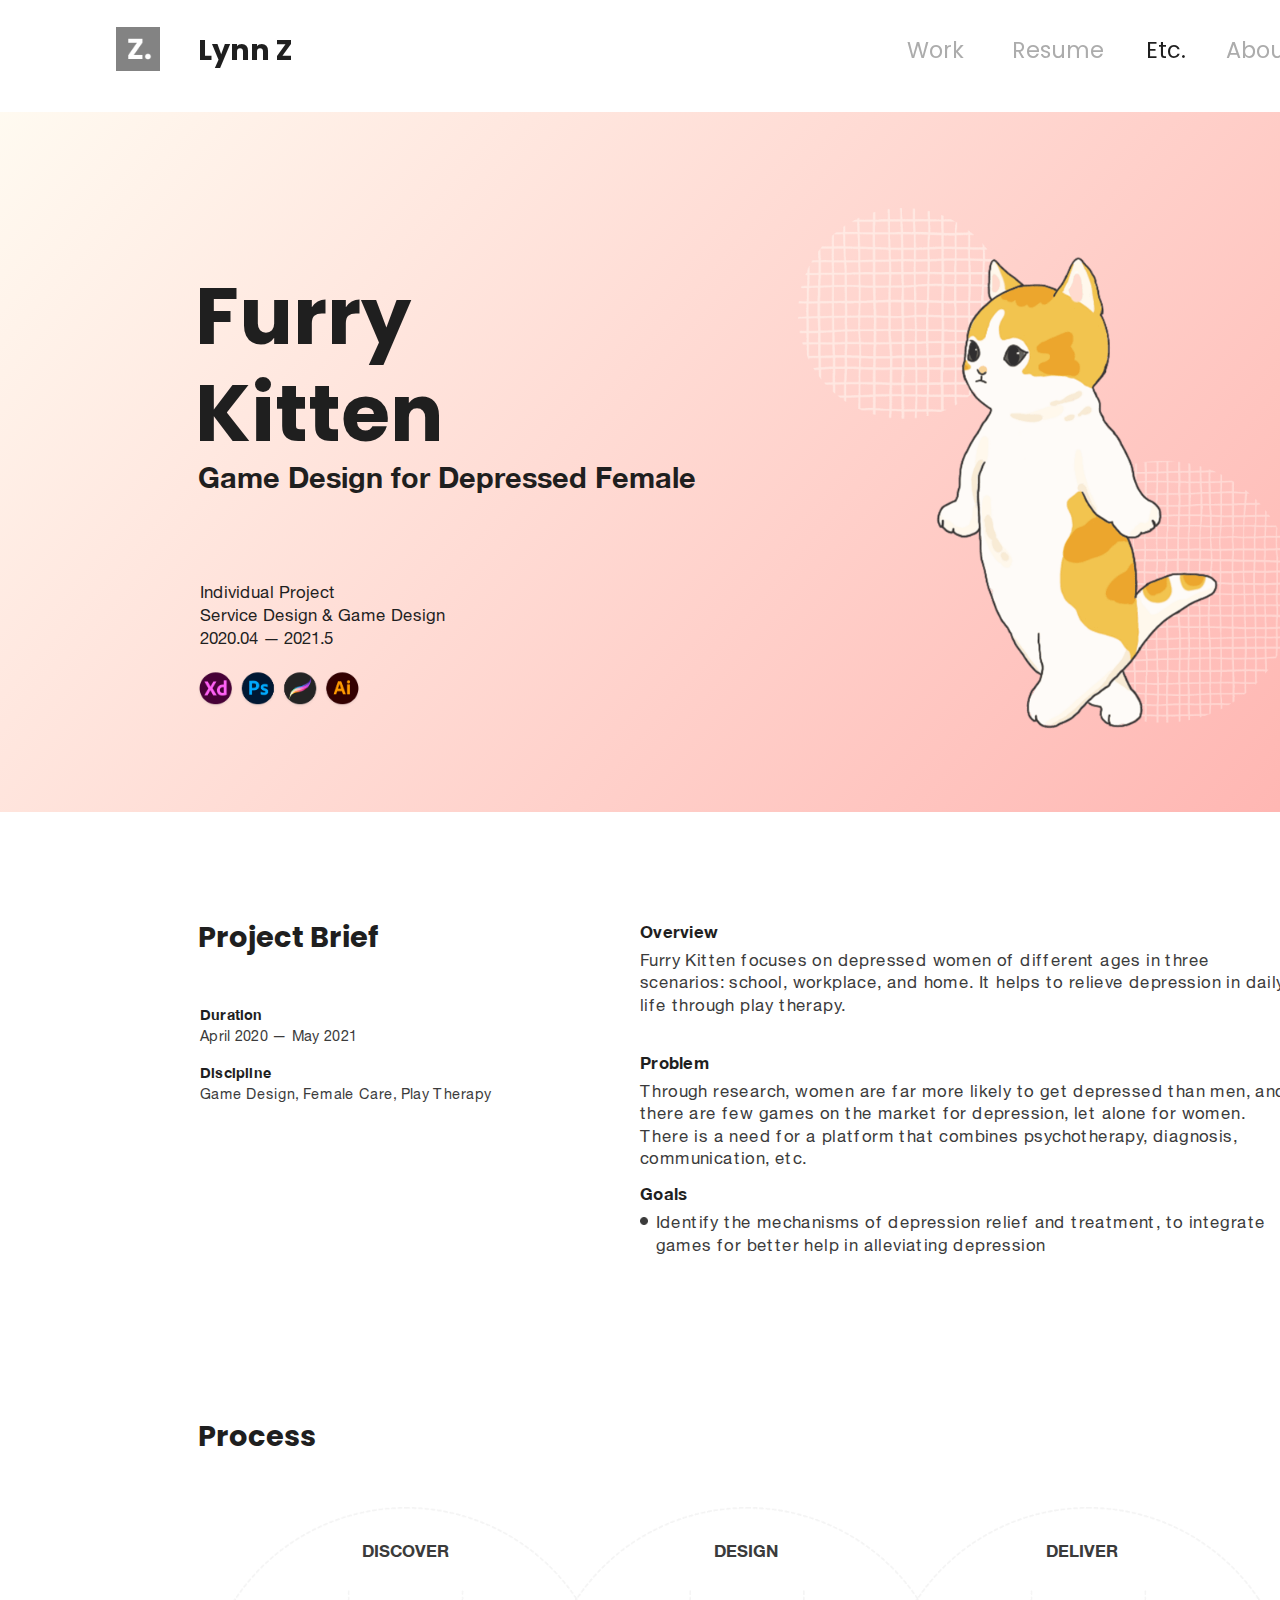
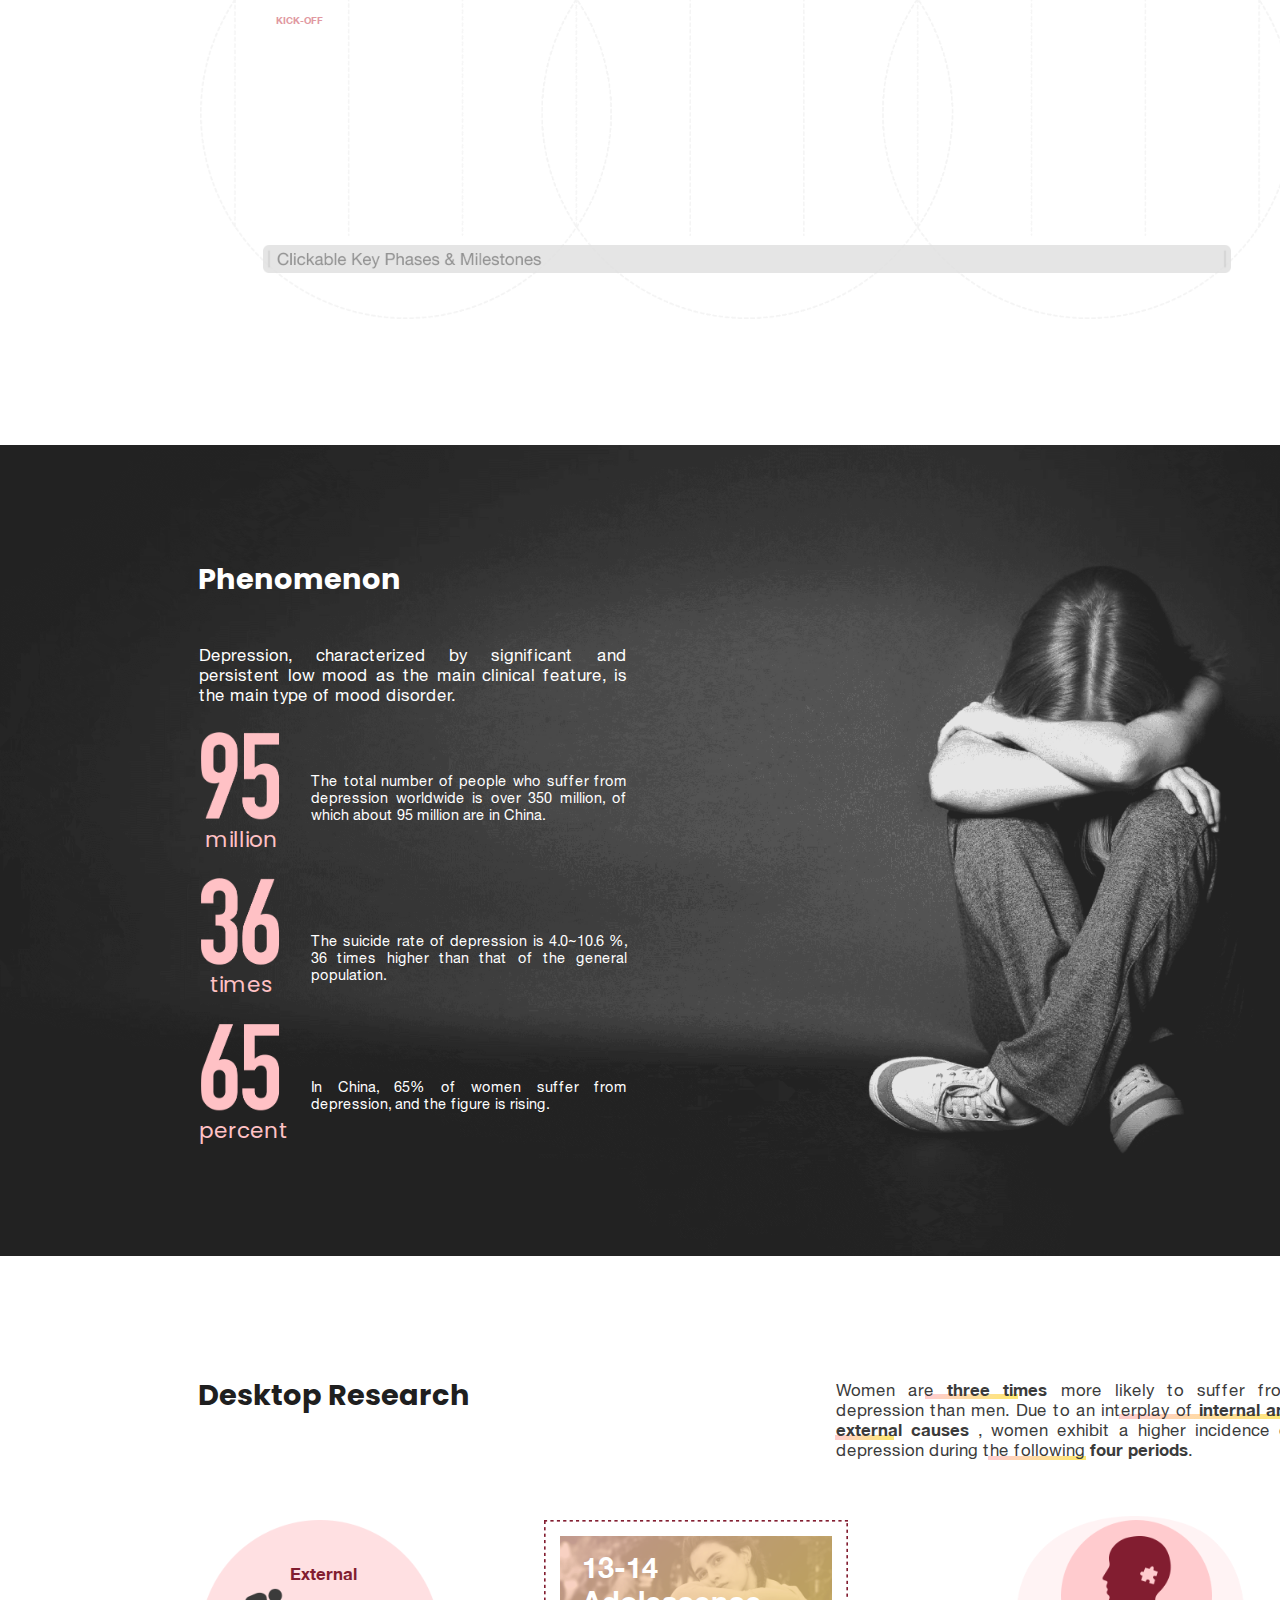
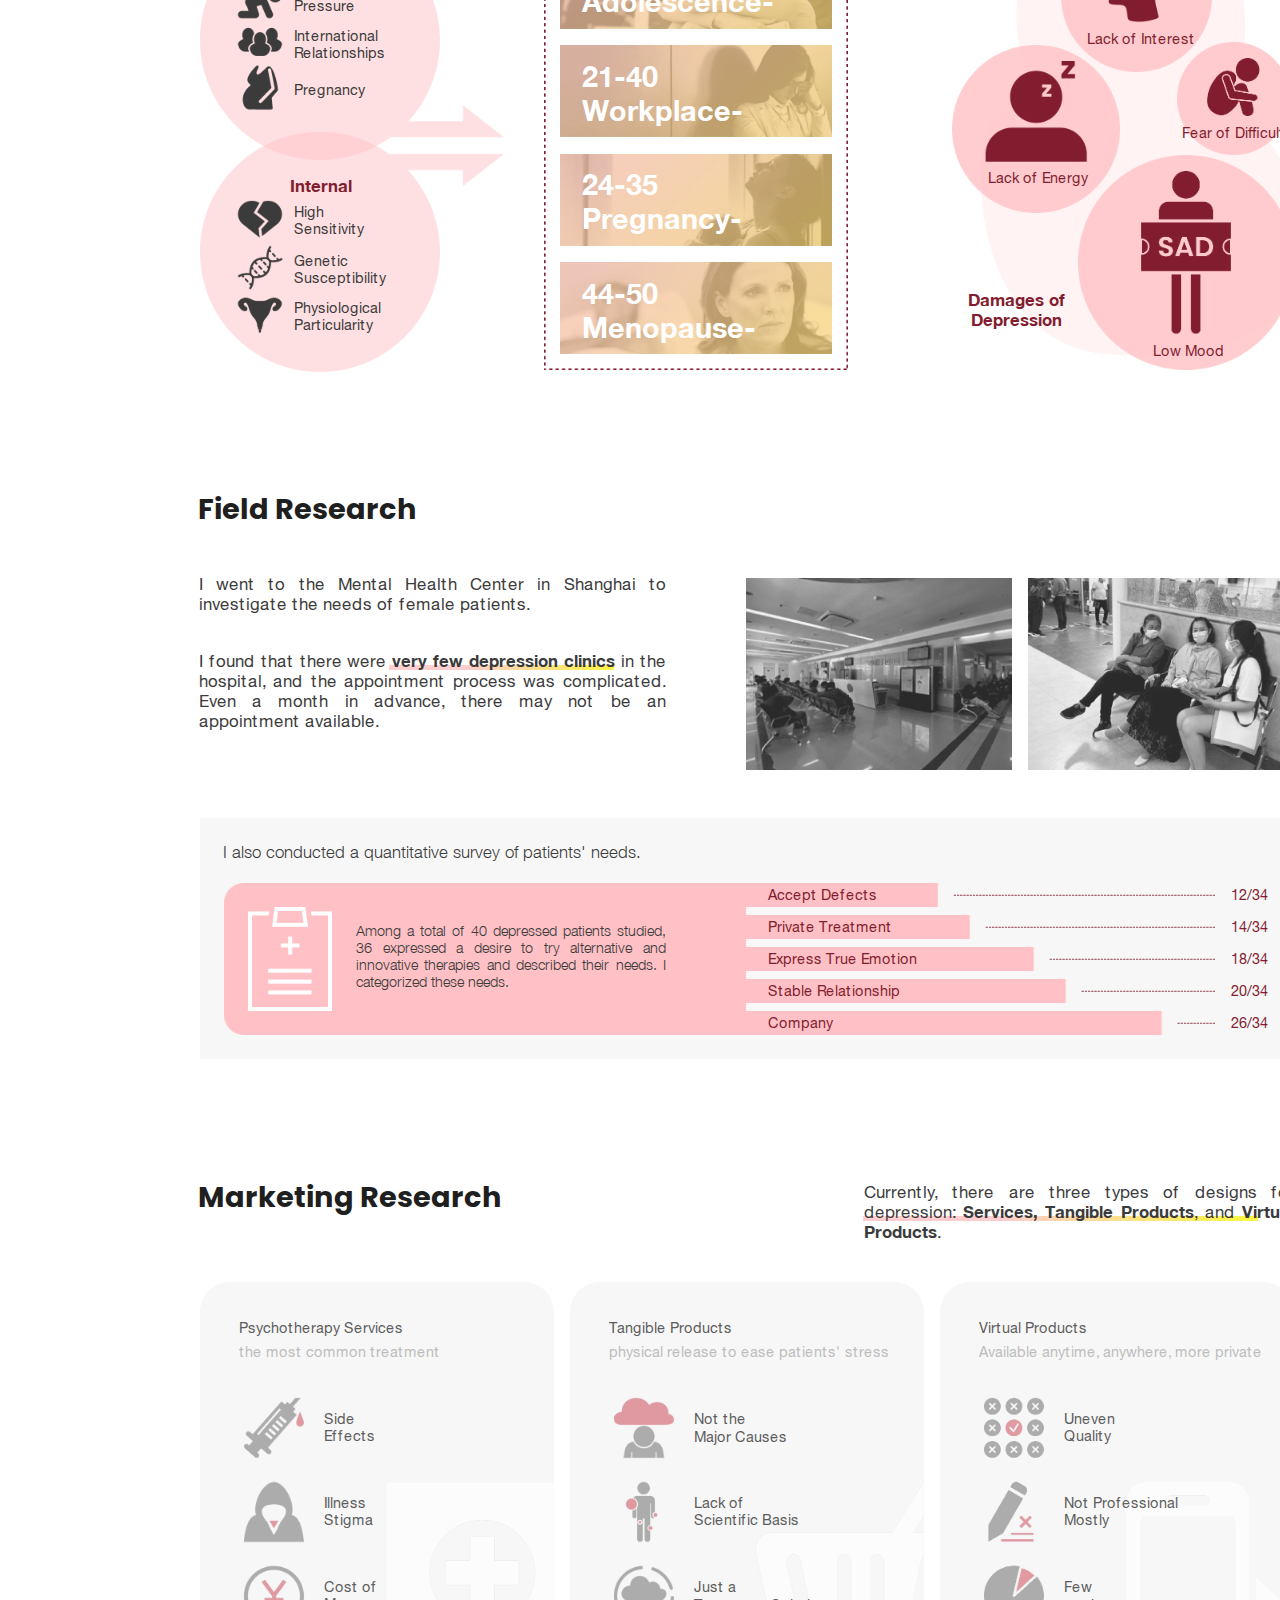
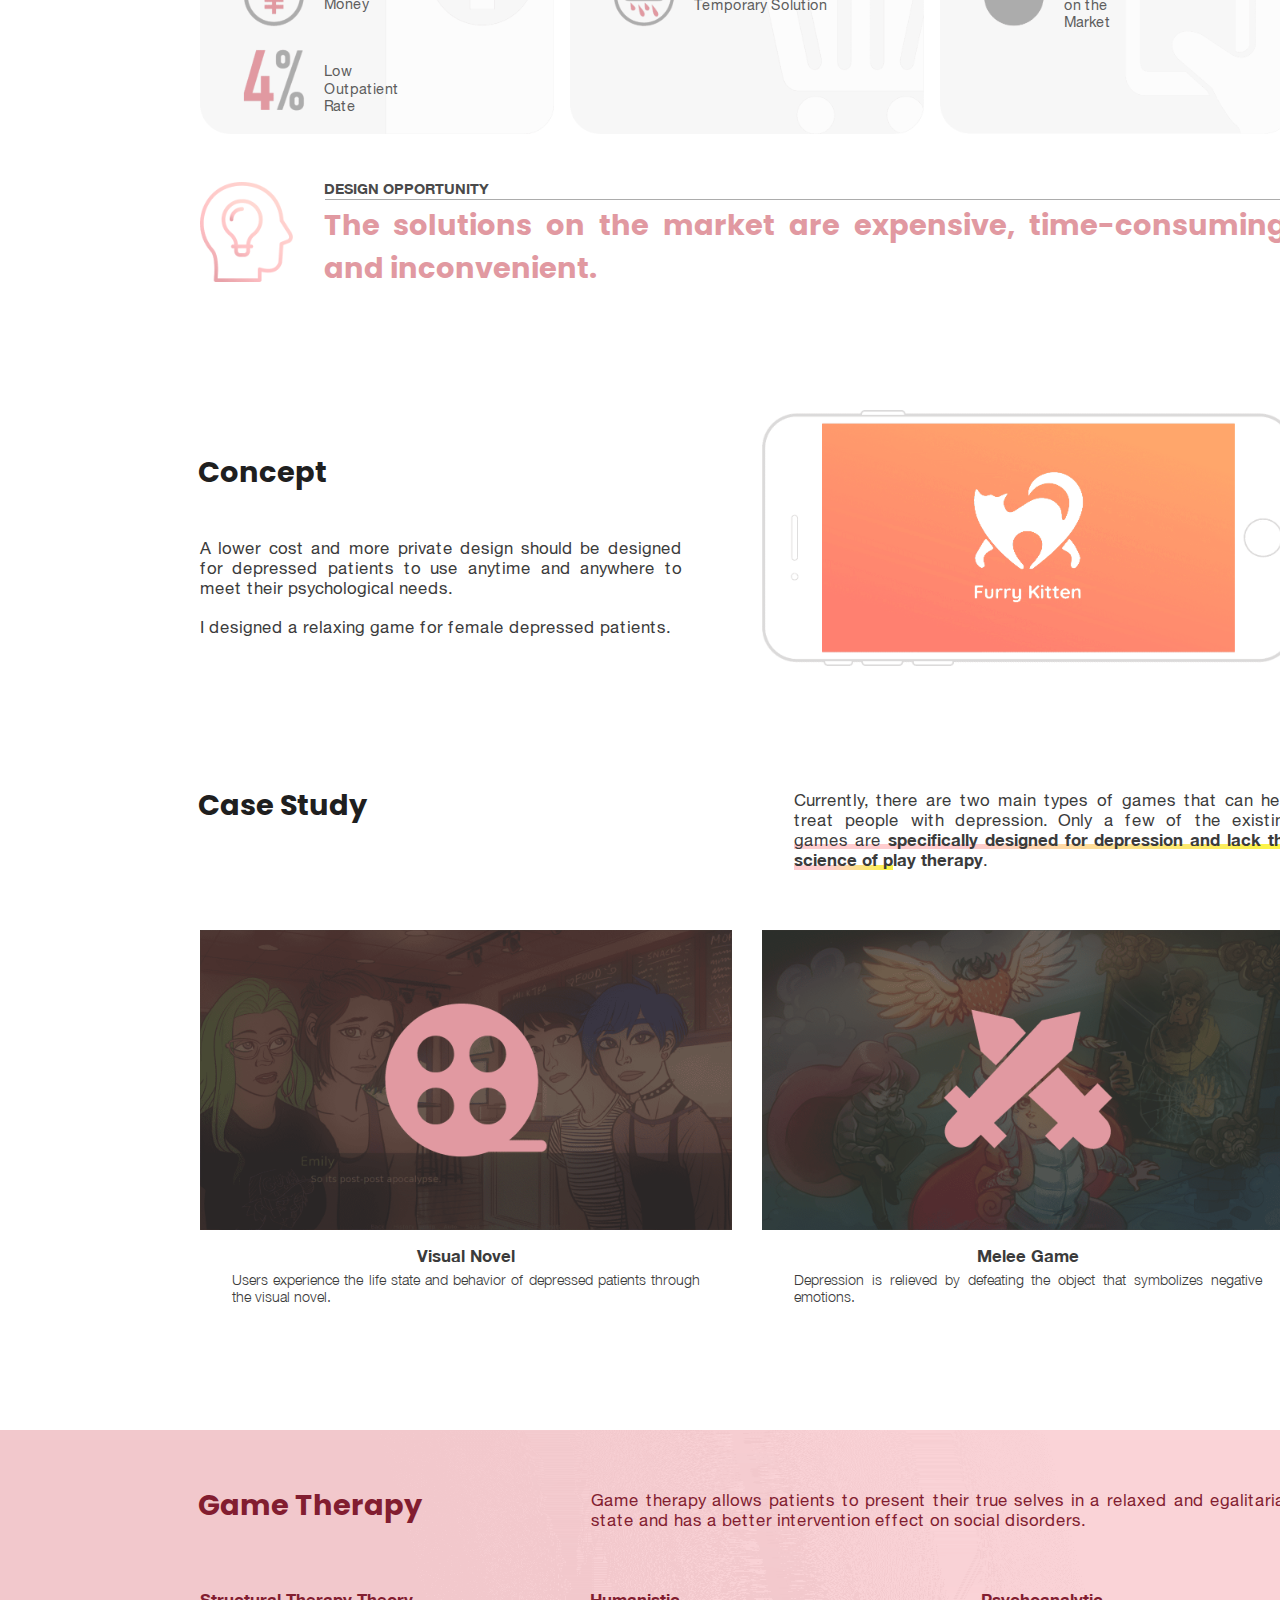
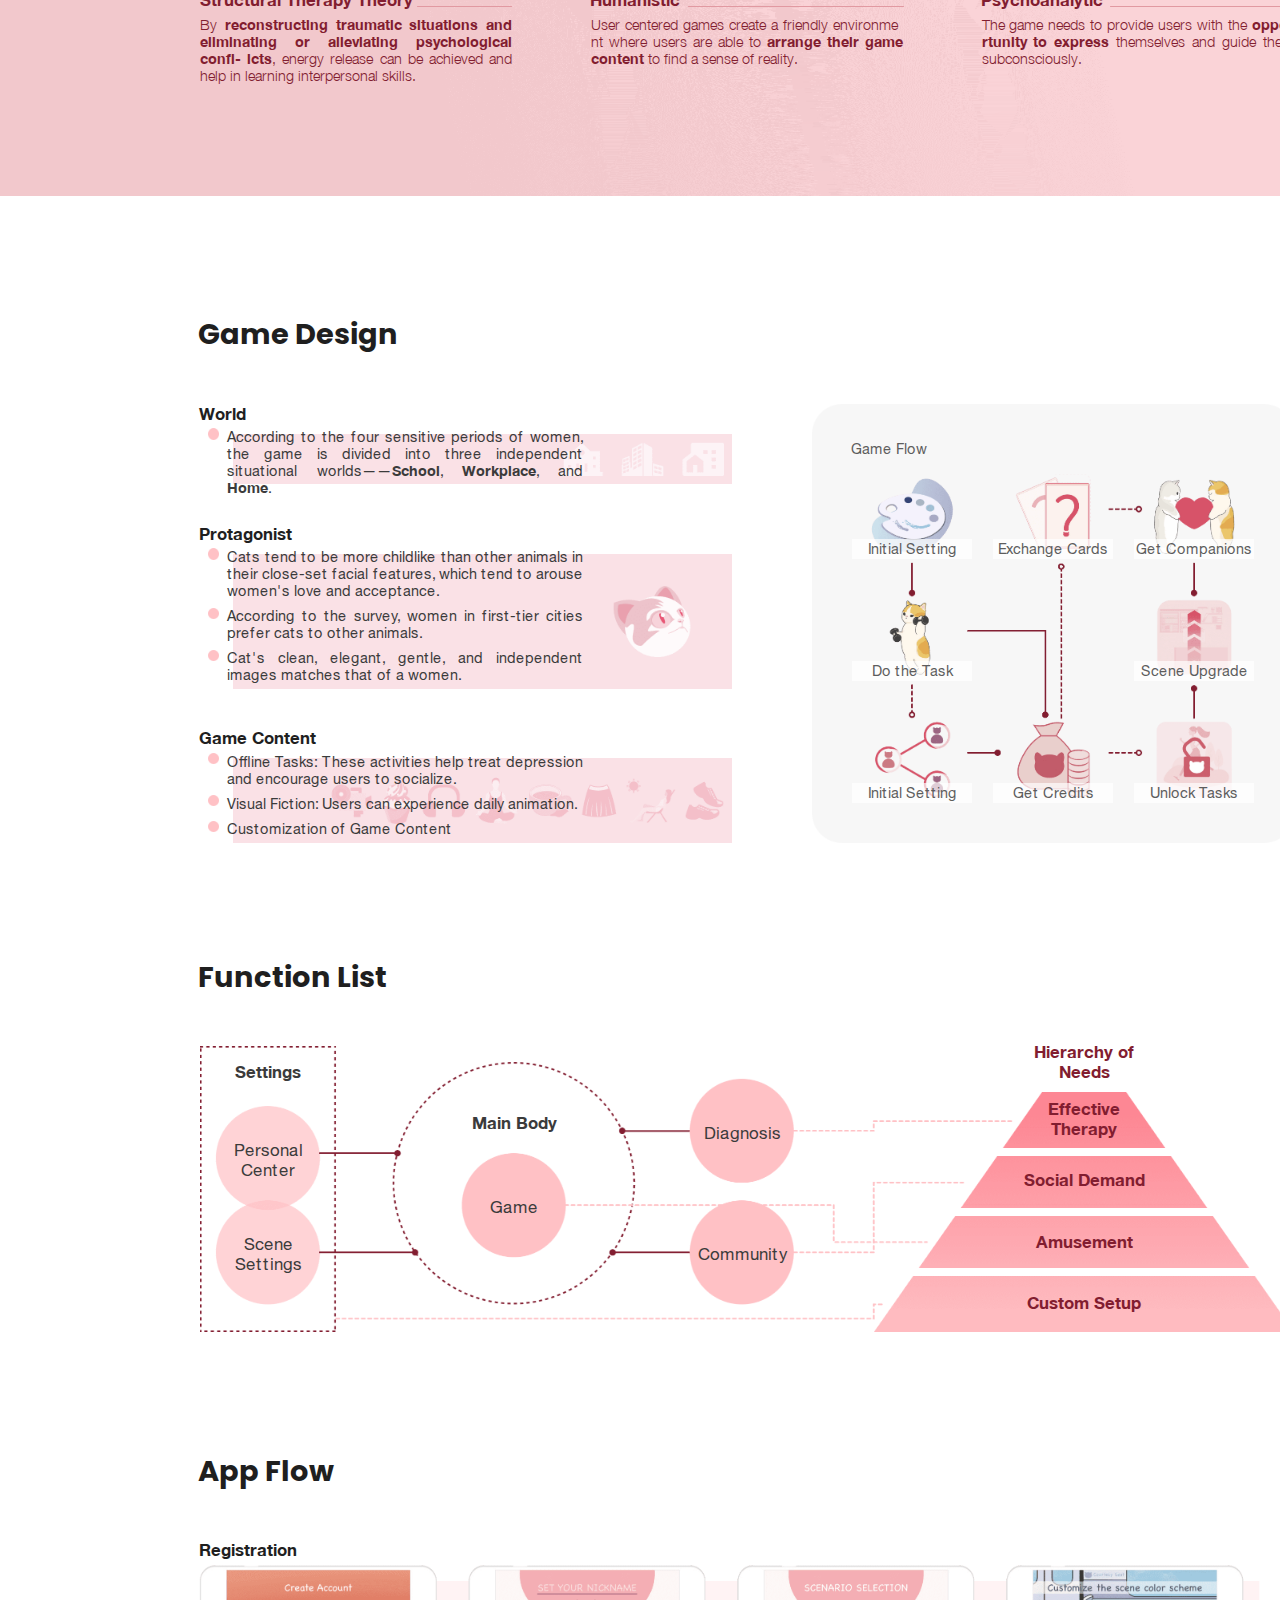
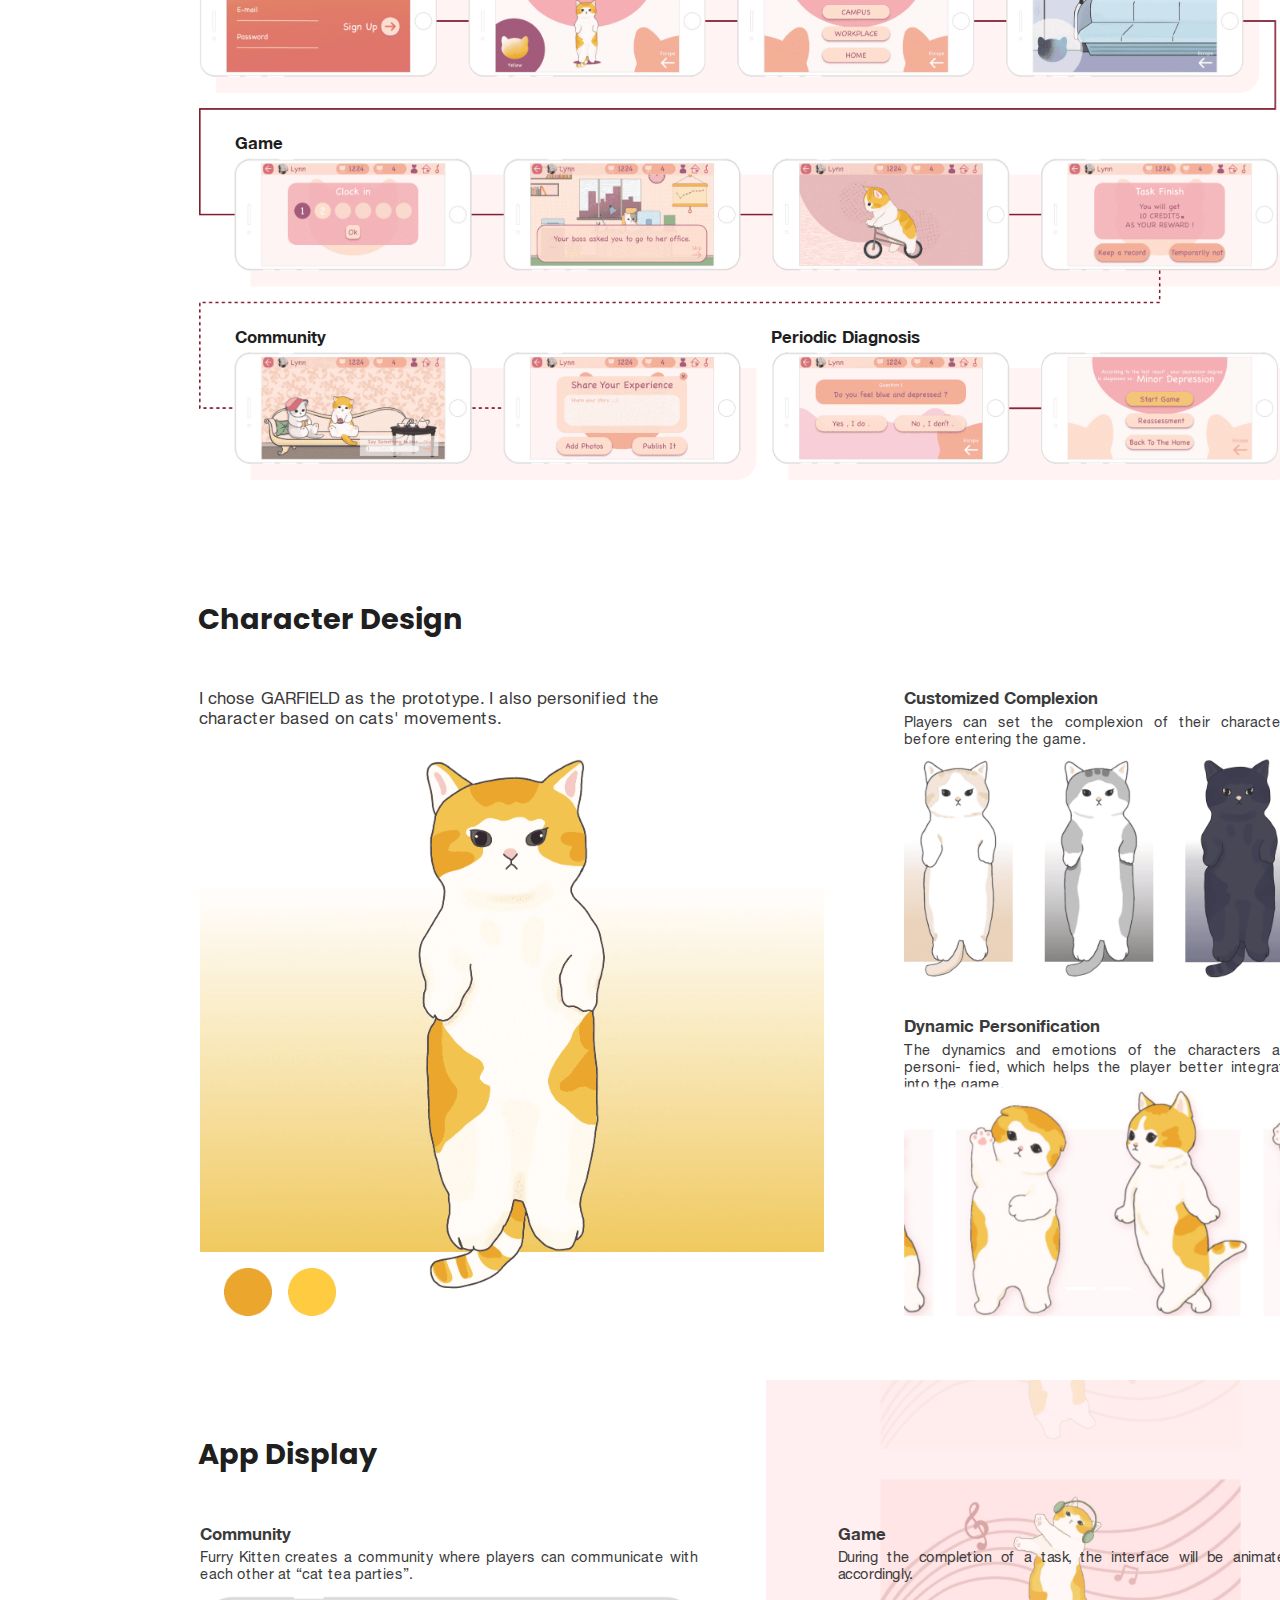
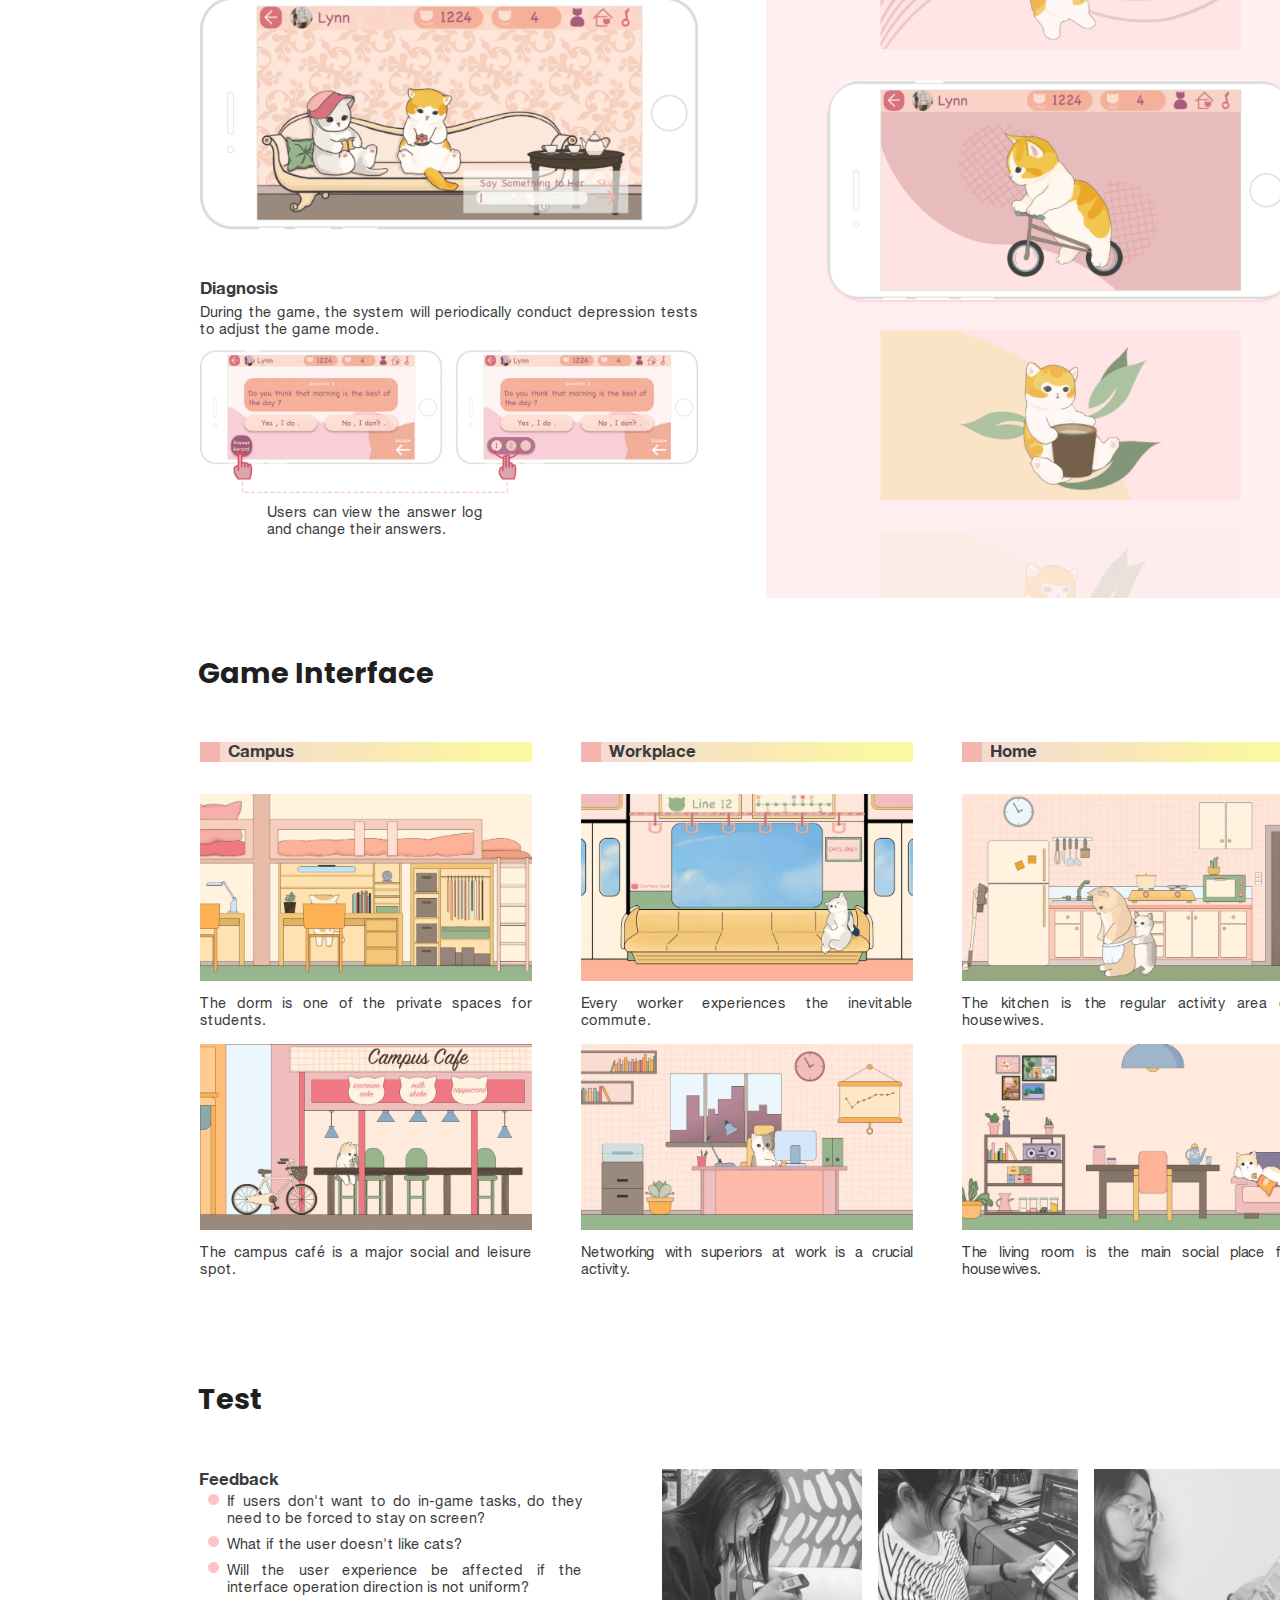
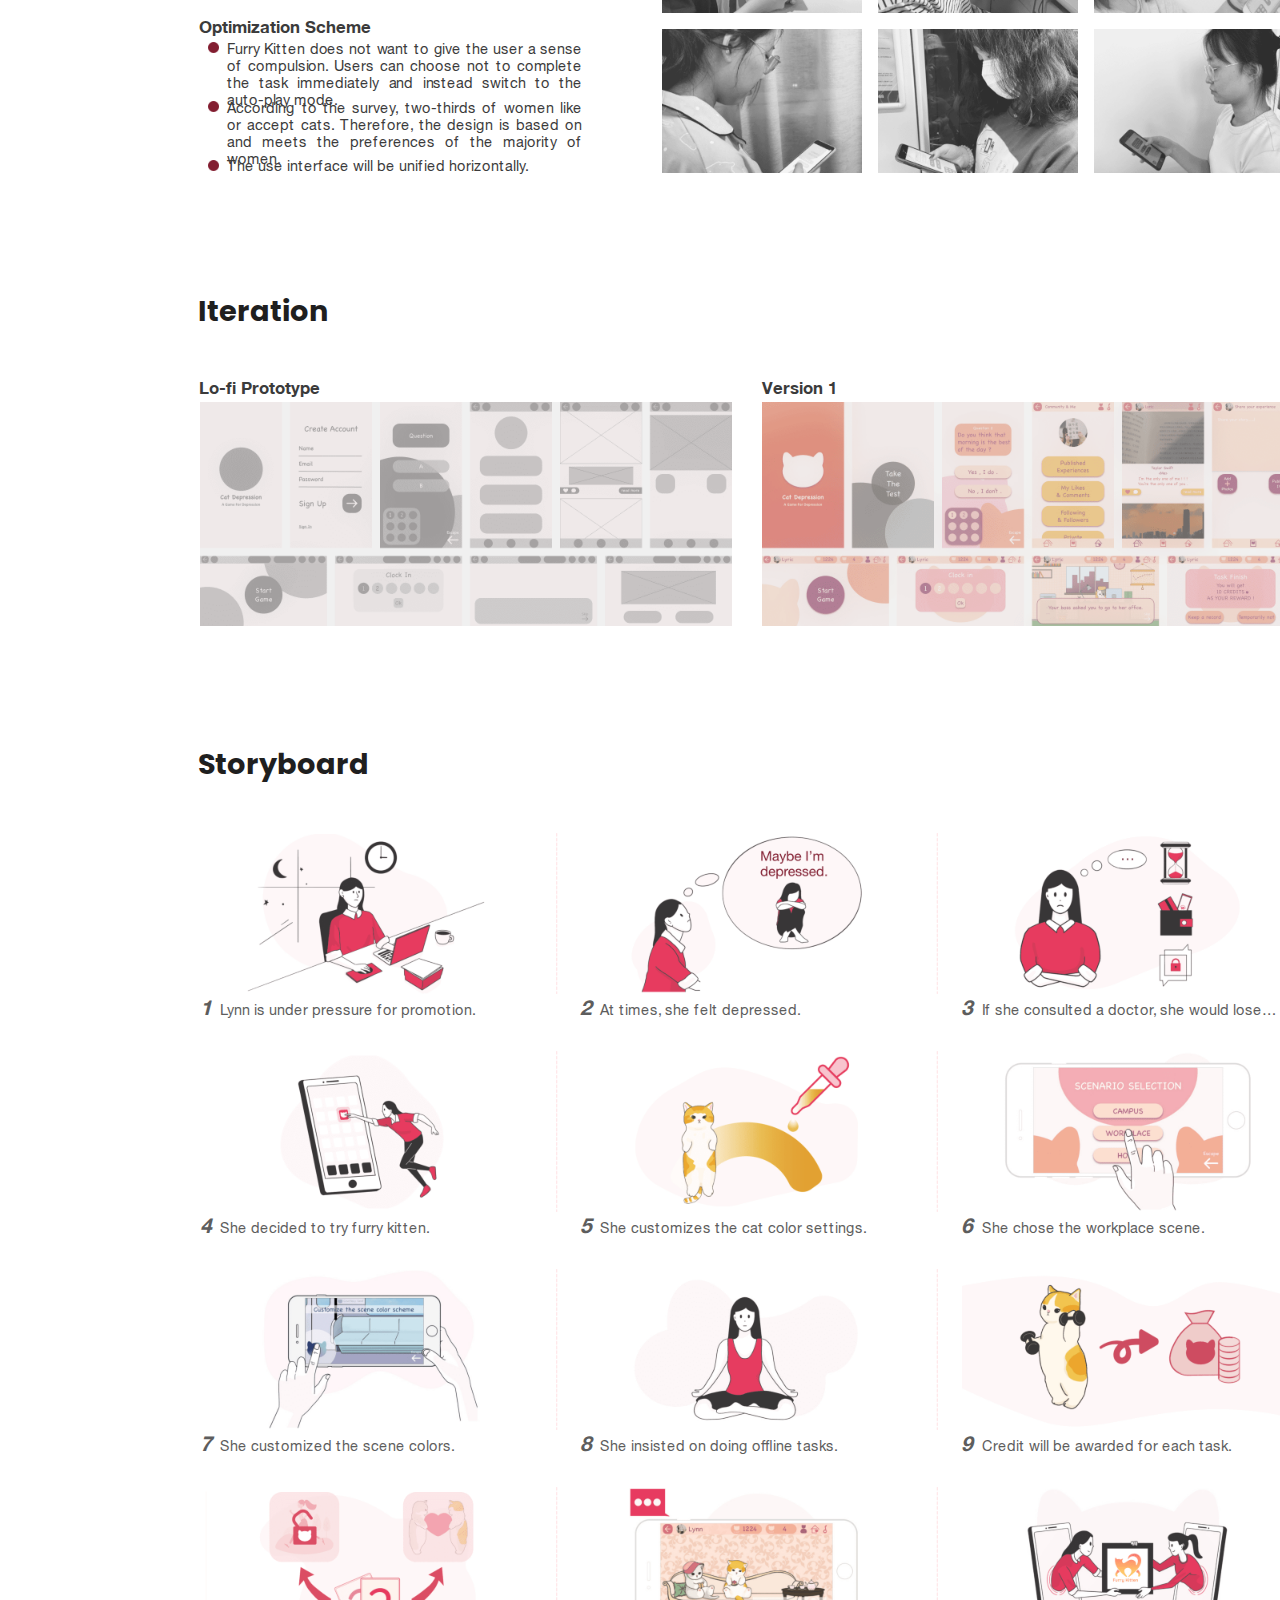
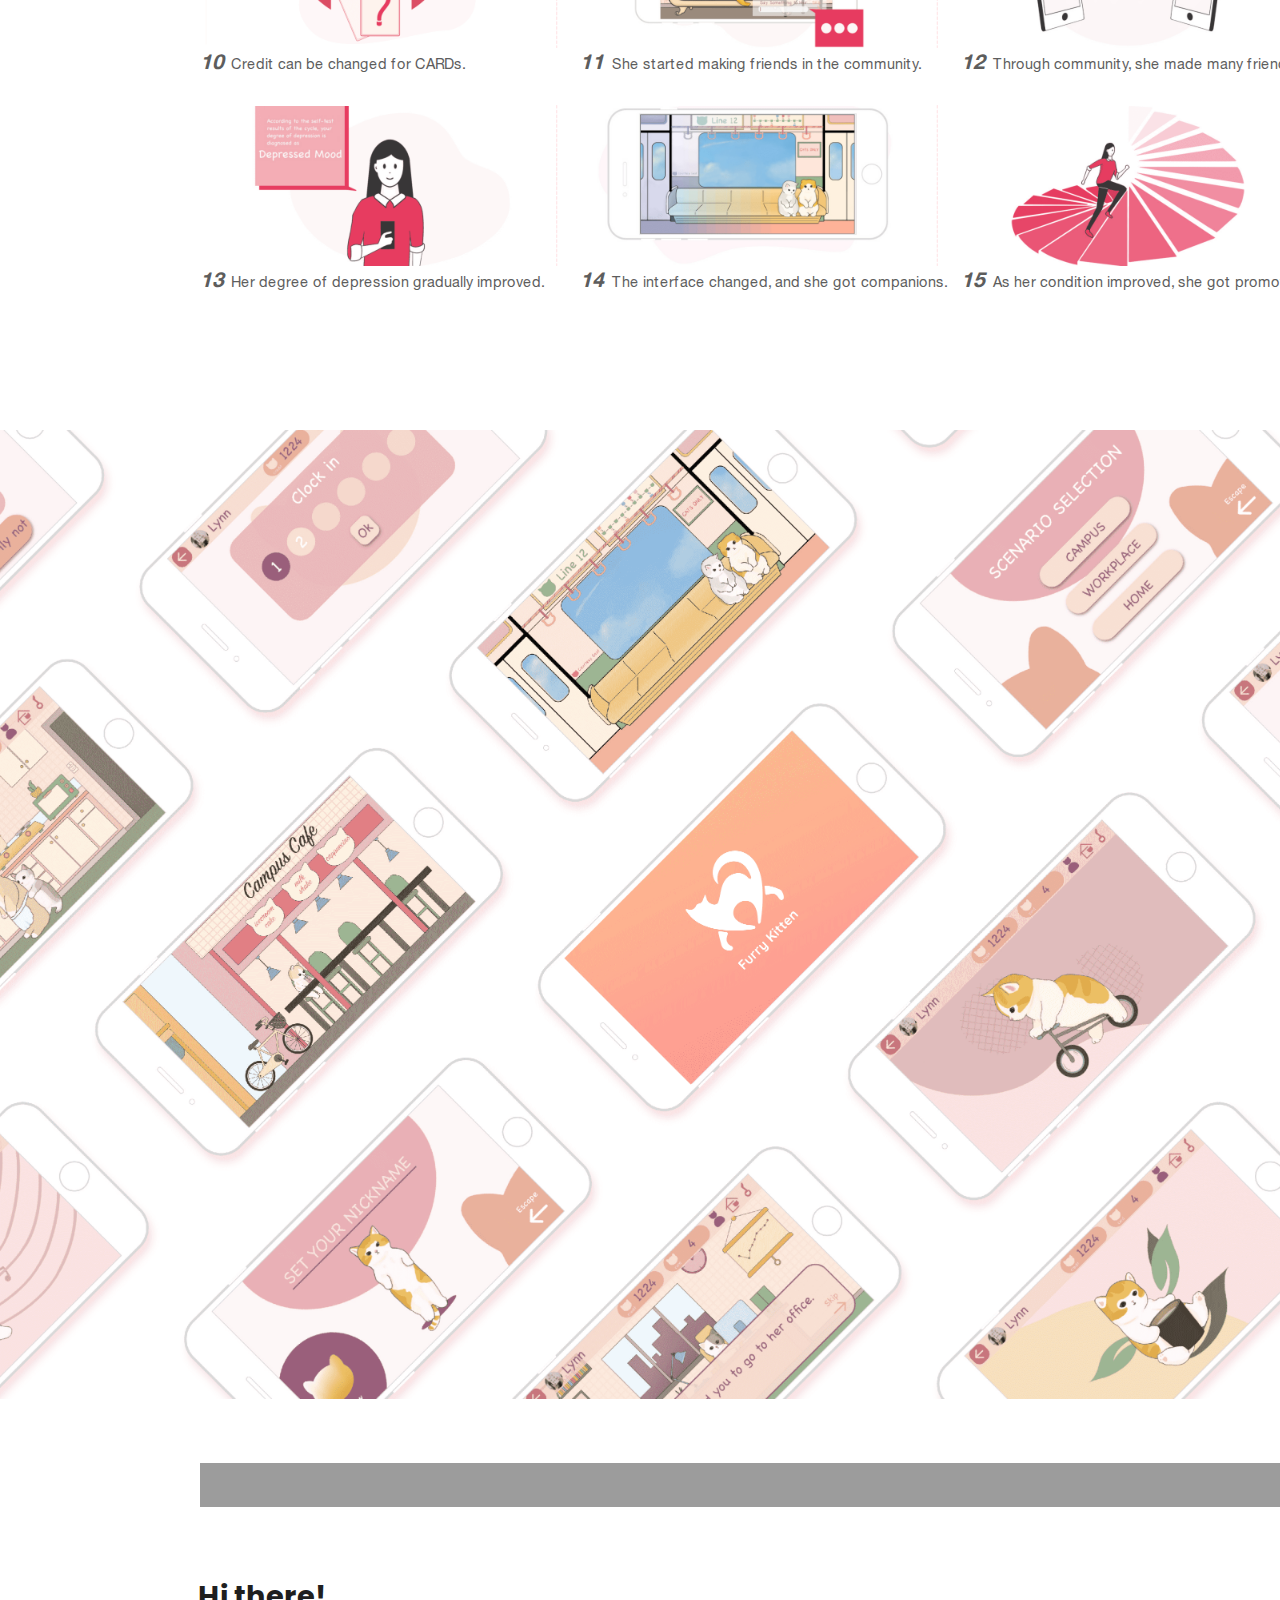
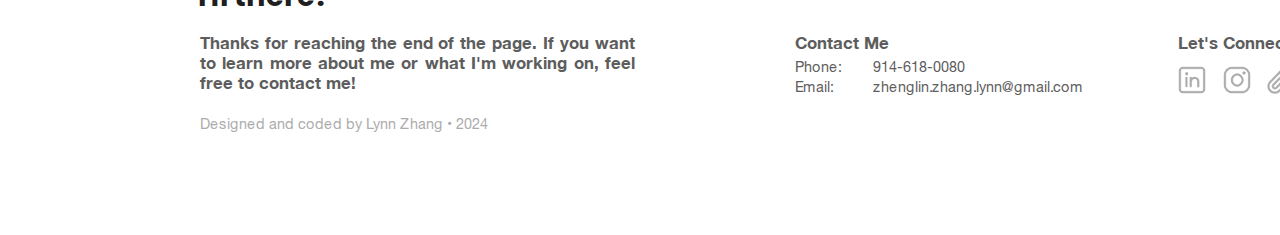
<file: furry_kitten.html>
<!DOCTYPE html>
<html lang="en">

<head>
    <meta charset="utf-8">
    <meta name="viewport" content="width=device-width, initial-scale=1.0">
    <title>Lynn Zhang | Furry Kitten</title>
    <style>
        @font-face {
            font-family: 'Helvetica Neue';
            src: url("static/fonts/HelveticaNeue.ttf")
        }

        @font-face {
            font-family: 'Helvetica Neue Bold';
            src: url("static/fonts/HelveticaNeue-Bold.ttf")
        }

        @font-face {
            font-family: 'Helvetica Neue Light';
            src: url("static/fonts/HelveticaNeue-Light.ttf")
        }
    </style>
    <link rel="shortcut icon" href="static/image/cover/favicon.ico">
    <link rel="preconnect" href="https://fonts.googleapis.com">
    <link rel="preconnect" href="https://fonts.gstatic.com" crossorigin>
    <link href="https://fonts.googleapis.com/css2?family=Poppins:wght@300;400;500;700&display=swap" rel="stylesheet">
    <link href="./static/css/style.css" rel="stylesheet">
    <link href="./static/css/furry_kitten.css" rel="stylesheet">
    <link rel="stylesheet" href="./static/css/animate.css" />
</head>

<body>
    <div class="nav_work" id="nnn1">
        <div class="content">
            <a href="#" id="sy0">
                <img alt="pic" src="./static/image/common/logo.png" id="sy1"
                    style="width:44.0px;height:44.0px;margin:27.0px 0 0 116.0px;z-index:9999;opacity:1;">
                <img alt="pic" src="./static/image/furry_kitten/logo.png" id="sy2"
                    style="width:44.0px;height:44.0px;margin:27.0px 0 0 116.0px;z-index:9999;opacity:0;">
            </a>
            <img alt="pic" src="./static/image/common/click.png"
                style="width:57.6px;height:4px;margin:62.6px 0 0 906.8px;opacity: 0;" id="lig1">
            <img alt="pic" src="./static/image/common/click.png"
                style="width:91.2px;height:4px;margin:62.6px 0 0 1012.4px;opacity: 0;" id="lig2">
            <img alt="pic" src="./static/image/common/click.png"
                style="width:37.2px;height:4px;margin:62.6px 0 0 1146.4px;opacity: 0;" id="lig3">
            <img alt="pic" src="./static/image/common/click.png"
                style="width:68.2px;height:4px;margin:62.6px 0 0 1226.4px;opacity: 0;" id="lig4">
            <a href="/">
                <p class="font1" style="margin:28.6px 0 0 198.2px">Lynn Z</p>
            </a>
            <a href="/">
                <p class="font3" style="margin:33.0px 0 0 906.8px" id="lig11">Work</p>
            </a>
            <a target="_blank"
                href="https://drive.google.com/file/d/1Fj9TLvb60T07fDlUSmnbDXqyg7BCTxRq/view?usp=sharing">
                <p class="font3" style="margin:33.0px 0 0 1012.4px" id="lig22">Resume</p>
            </a>
            <a href="./etc.html">
                <p class="font2" style="margin:33.0px 0 0 1145.6px" id="lig33">Etc.</p>
            </a>
            <a href="./about.html">
                <p class="font3" style="margin:33.0px 0 0 1226.4px" id="lig44">About</p>
            </a>
        </div>
    </div>
    <div id="page0">
        <div class="content">
            <p class="font1" style="margin:156.0px 0 0 195.2px;width:256.4px;">Furry
                Kitten</p>
            <p class="font2" style="margin:347.6px 0 0 198.4px">Game Design for Depressed Female</p>
            <p class="font3" style="margin:470.0px 0 0 200px">Individual Project</p>
            <p class="font3" style="margin:493.2px 0 0 200px">Service Design & Game Design</p>
            <p class="font3" style="margin:516.4px 0 0 200px">2020.04 — 2021.5</p>
            <img alt="pic" src="./static/image/furry_kitten/page0_software.png"
                style="width:165.2px;height:39.2px;margin:557.6px 0 0 196.4px">
            <img alt="pic" src="./static/image/furry_kitten/page0_cat.png"
                style="width:495.6px;height:604.0px;margin:96.0px 0 0 798.4px">
            <!-- <a href="#" id="pdf">
                <img alt="pic" src="./static/image/furry_kitten/page0_pdf.png" id="a1"
                    style="width:28.4px;height:28.4px;margin:304.8px 0 0 454.0px;opacity: 1;">
                <img alt="pic" src="./static/image/furry_kitten/page0_pdf_hover.png" id="a2"
                    style="width:28.4px;height:28.4px;margin:304.8px 0 0 454.0px;opacity: 0;">
            </a> -->
        </div>
    </div>
    <div class="wow animate__fadeInUp" data-wow-duration="1.2s" data-wow-delay="0s" data-wow-offset="100">
        <div class="brief" style="margin-top: 50px;">
            <p class="title" style="margin:53.6px 0 0 198px;">Project Brief</p>
            <img alt="pic" src="./static/image/common/dot.png"
                style="width:7.6px;margin:355.2px 0 0 640.0px;position: absolute;">
            <p class="font1z" style="margin:144.0px 0 0 200.0px;">Duration</p>
            <p class="font1z" style="margin:202.0px 0 0 200.0px;">Discipline</p>
            <p class="font2z" style="margin:165.2px 0 0 200.0px;">April 2020 — May 2021</p>
            <p class="font2z" style="margin:223.2px 0 0 200.0px;">Game Design, Female Care, Play Therapy</p>
            <p class="font3z" style="margin:60.0px 0 0 640.0px;">Overview</p>
            <p class="font3z" style="margin:191.2px 0 0 640.0px;">Problem</p>
            <p class="font3z" style="margin:322.4px 0 0 640.0px;">Goals</p>
            <p class="font4z" style="margin:86.8px 0 0 640.0px;">Furry Kitten focuses on depressed women of different
                ages
                in three scenarios: school, workplace, and home. It helps to relieve depression in daily life through
                play
                therapy.</p>
            <p class="font4z" style="margin:218.0px 0 0 640.0px;">Through research, women are far more likely to get
                depressed than men, and there are few games on the market for depression, let alone for women. There is
                a
                need for a platform that combines psychotherapy, diagnosis, communication, etc.</p>
            <p class="font4z" style="margin:349.2px 0 0 655.6px;width: 638.4px;">Identify the mechanisms of depression
                relief and treatment, to integrate games for better help in alleviating depression</p>
        </div>
    </div>
    <div class="ps" style="display: none;" id="nnn2">
        <img alt="pic" src="./static/image/common/line.png"
            style="height:1px;width:100%;margin:95.0px 0 0 0;opacity: 0.6;position: absolute;">
        <div class="content">
            <a href="javascript:void(0);" onclick="discover()">
                <img alt="pic" src="./static/image/common/discover.png" id="dis1"
                    style="width:88.8px;margin:28.6px 0 0 338.0px;position: absolute;">
                <img alt="pic" src="./static/image/common/discover1.png" id="dis"
                    style="width:88.8px;margin:28.6px 0 0 338.0px;position: absolute;display: none;">
            </a>
            <a href="javascript:void(0);" onclick="design()">
                <img alt="pic" src="./static/image/common/design.png" id="des1"
                    style="width:65.6px;margin:27.0px 0 0 714.4px;position: absolute;">
                <img alt="pic" src="./static/image/common/design1.png" id="des"
                    style="width:65.6px;margin:27.0px 0 0 714.4px;position: absolute;display: none;">
            </a>
            <a href="javascript:void(0);" onclick="deliver()">
                <img alt="pic" src="./static/image/common/deliver.png" id="del1"
                    style="width:72.8px;margin:27.0px 0 0 1075.2px;position: absolute;">
                <img alt="pic" src="./static/image/common/deliver1.png" id="del"
                    style="width:72.8px;margin:27.0px 0 0 1075.2px;position: absolute;display: none;">
            </a>
            <a href="#" id="sl0">
                <img alt="pic" src="./static/image/common/logo.png" id="sl1"
                    style="width:44.0px;height:44.0px;margin:27.0px 0 0 116.0px;position: absolute;z-index:9999;opacity:1;">
                <img alt="pic" src="./static/image/furry_kitten/logo.png" id="sl2"
                    style="width:44.0px;height:44.0px;margin:27.0px 0 0 116.0px;position: absolute;z-index:9999;opacity:0;">
            </a>
            <img alt="pic" src="./static/image/furry_kitten/lll.png" id="lll3"
                style="height:2px;width:364.8px;margin:93.5px 0 0 929.4px;opacity: 0;position: absolute;">
            <img alt="pic" src="./static/image/furry_kitten/lll.png" id="lll2"
                style="height:2px;width:364.8px;margin:93.5px 0 0 564.6px;opacity: 0;position: absolute;">
            <img alt="pic" src="./static/image/furry_kitten/lll.png" id="lll1"
                style="height:2px;width:364.8px;margin:93.5px 0 0 199.8px;opacity: 0;position: absolute;">
        </div>
    </div>
    <div class="wow animate__fadeInUp" data-wow-duration="1.2s" data-wow-delay="0s" data-wow-offset="100">
        <div id="process">
            <p class="title" style="margin:98px 0 0 198px;">Process</p>
            <p class="font1" style="margin:224.0px 0 0 361.6px;">DISCOVER</p>
            <p class="font1" style="margin:224.0px 0 0 714.4px;">DESIGN</p>
            <p class="font1" style="margin:224.0px 0 0 1046.0px;">DELIVER</p>
            <img alt="pic" src="./static/image/furry_kitten/process.png"
                style="height:412.0px;width:1094.0px;margin:190px 0 0 200.0px">
            <img alt="pic" src="./static/image/common/kp.png" style="width: 967.6px;margin:527.6px 0 0 263.2px">
            <p class="font2" style="margin:297.6px 0 0 276.0px;">KICK-OFF</p>
            <div style="position:absolute;height:35.2px;width:0;margin:312.4px 0 0 258.8px;overflow: hidden;" id="pp1">
                <a href="#" id="p_r">
                    <img alt="pic" id="p_r1" src="./static/image/furry_kitten/process_re.png"
                        style="height:35.2px;width:435.6px;margin:0 0 0 0;opacity:0">
                    <img alt="pic" id="p_r2" src="./static/image/furry_kitten/process_re_h.png"
                        style="height:35.2px;width:435.6px;margin:0 0 0 0;opacity:0">
                </a>
            </div>
            <div style="position:absolute;height:35.2px;width:0;margin:348.4px 0 0 368.8px;overflow: hidden;" id="pp2">
                <a href="#" id="p_e">
                    <img alt="pic" id="p_e1" src="./static/image/furry_kitten/process_exp.png"
                        style="height:35.2px;width:415.2px;margin:0 0 0 0;opacity:0">
                    <img alt="pic" id="p_e2" src="./static/image/furry_kitten/process_exp_h.png"
                        style="height:35.2px;width:415.2px;margin:0 0 0 0;opacity:0">
                </a>
            </div>
            <div style="position:absolute;height:35.2px;width:0;margin:384.4px 0 0 573.2px;overflow: hidden;" id="pp3">
                <a href="#" id="p_w">
                    <img alt="pic" id="p_w1" src="./static/image/furry_kitten/process_game.png"
                        style="height:35.2px;width:271.2px;margin:0 0 0 0;opacity:0">
                    <img alt="pic" id="p_w2" src="./static/image/furry_kitten/process_game_h.png"
                        style="height:35.2px;width:271.2px;margin:0 0 0 0;opacity:0">
                </a>
            </div>
            <div style="position:absolute;height:35.2px;width:0;margin:384.4px 0 0 845.2px;overflow: hidden;" id="pp4">
                <a href="#" id="p_s">
                    <img alt="pic" id="p_s1" src="./static/image/furry_kitten/process_inter.png"
                        style="height:35.2px;width:253.6px;margin:0 0 0 0;opacity:0">
                    <img alt="pic" id="p_s2" src="./static/image/furry_kitten/process_inter_h.png"
                        style="height:35.2px;width:253.6px;margin:0 0 0 0;opacity:0">
                </a>
            </div>
            <div style="position:absolute;height:35.2px;width:0;margin:420.4px 0 0 977.2px;overflow: hidden;" id="pp5">
                <a href="#" id="p_i">
                    <img alt="pic" id="p_i1" src="./static/image/furry_kitten/process_feed.png"
                        style="height:35.2px;width:165.2px;margin:0 0 0 0;opacity:0">
                    <img alt="pic" id="p_i2" src="./static/image/furry_kitten/process_feed_h.png"
                        style="height:35.2px;width:165.2px;margin:0 0 0 0;opacity:0">
                </a>
            </div>
            <div style="position:absolute;height:35.2px;width:0;margin:456.4px 0 0 1091.6px;overflow: hidden;" id="pp6">
                <a href="#" id="p_f">
                    <img alt="pic" id="p_f1" src="./static/image/furry_kitten/process_it.png"
                        style="height:35.2px;width:111.6px;margin:0 0 0 0;opacity:0">
                    <img alt="pic" id="p_f2" src="./static/image/furry_kitten/process_it_h.png"
                        style="height:35.2px;width:111.6px;margin:0 0 0 0;opacity:0">
                </a>
            </div>
        </div>
    </div>
    <div id="page1">
        <div class="wow animate__fadeInUp" data-wow-duration="1.2s" data-wow-delay="0s" data-wow-offset="100">
            <div class="content">
                <p class="title" style="margin:113.2px 0 0 198.2px;color:white">Phenomenon</p>
                <img alt="pic" src="./static/image/furry_kitten/page1_36.png"
                    style="width:105.2px;height:120.8px;margin:432.4px 0 0 197.2px">
                <img alt="pic" src="./static/image/furry_kitten/page1_95.png"
                    style="width:105.2px;height:120.8px;margin:286.8px 0 0 197.2px">
                <img alt="pic" src="./static/image/furry_kitten/page1_65.png"
                    style="width:105.2px;height:120.8px;margin:578.4px 0 0 197.2px">
                <p class="font1" style="margin:199.6px 0 0 198.8px">Depression, characterized by significant and
                    persistent
                    low mood as the main clinical feature, is the main type of mood disorder.</p>
                <p class="font2" style="margin:326.4px 0 0 311.2px">The total number of people who suffer from
                    depression
                    worldwide is over 350 million, of which about 95 million are in China.</p>
                <p class="font2" style="margin:487.0px 0 0 311.2px">The suicide rate of depression is 4.0~10.6 %, 36
                    times
                    higher than that of the general population.</p>
                <p class="font2" style="margin:633.2px 0 0 311.2px">In China, 65% of women suffer from depression, and
                    the
                    figure is rising.</p>
                <p class="font3" style="margin:377.6px 0 0 204.8px">million</p>
                <p class="font3" style="margin:523.2px 0 0 210.0px">times</p>
                <p class="font3" style="margin:668.4px 0 0 198.8px">percent</p>
            </div>
        </div>
    </div>
    <div class="block"></div>
    <div class="wow animate__fadeInUp" data-wow-duration="1.2s" data-wow-delay="0s" data-wow-offset="100">
        <div id="page2">
            <p class="title" style="margin:53.6px 0 0 198.2px;">Desktop Research</p>
            <img alt="pic" src="./static/image/furry_kitten/page2_group1.png"
                style="width:304.0px;height:240.0px;margin:200.4px 0 0 200.0px">
            <img alt="pic" src="./static/image/furry_kitten/page2_group2.png"
                style="width:304.0px;height:240.0px;margin:411.6px 0 0 200.0px">
            <img alt="pic" src="./static/image/furry_kitten/page2_boader.png"
                style="width:304.0px;height:450.0px;margin:200.4px 0 0 544.0px">
            <img alt="pic" src="./static/image/furry_kitten/page2_1.png"
                style="width:272.0px;height:92.5px;margin:216.4px 0 0 560.0px">
            <img alt="pic" src="./static/image/furry_kitten/page2_2.png"
                style="width:272.0px;height:92.5px;margin:324.8px 0 0 560.0px">
            <img alt="pic" src="./static/image/furry_kitten/page2_3.png"
                style="width:272.0px;height:92.5px;margin:433.6px 0 0 560.0px">
            <img alt="pic" src="./static/image/furry_kitten/page2_4.png"
                style="width:272.0px;height:92.5px;margin:542.0px 0 0 560.0px">
            <img alt="pic" src="./static/image/furry_kitten/page2_background.png"
                style="width:315.3px;height:438.8px;margin:195.8px 0 0 980.5px">
            <img alt="pic" src="./static/image/furry_kitten/page2_interest.png"
                style="width:151.2px;height:151.2px;margin:200.4px 0 0 1060.8px">
            <img alt="pic" src="./static/image/furry_kitten/page2_energy.png"
                style="width:168.0px;height:168.0px;margin:324.8px 0 0 952.0px">
            <img alt="pic" src="./static/image/furry_kitten/page2_disability.png"
                style="width:113.2px;height:113.2px;margin:322.0px 0 0 1176.8px">
            <img alt="pic" src="./static/image/furry_kitten/page2_mood.png"
                style="width:215.6px;height:215.6px;margin:434.8px 0 0 1078.4px">
            <img alt="pic" src="./static/image/furry_kitten/page2_highlight.png"
                style="width:178px;height:4.8px;margin:94.4px 0 0 1119px">
            <img alt="pic" src="./static/image/furry_kitten/page2_highlight.png"
                style="width:93px;height:4.8px;margin:74px 0 0 925px">
            <img alt="pic" src="./static/image/furry_kitten/page2_highlight.png"
                style="width:59px;height:4.8px;margin:115px 0 0 835px">
            <img alt="pic" src="./static/image/furry_kitten/page2_highlight.png"
                style="width:98px;height:4.8px;margin:135.6px 0 0 988px">
            <div class="font1" style="margin:60.4px 0 0 836px">Women are <p
                    style="display: inline;font-family: 'Helvetica Neue Bold', sans-serif;">three times</p> more likely
                to
                suffer from
                depression than men. Due to an interplay of <p
                    style="display: inline;font-family: 'Helvetica Neue Bold', sans-serif;">internal and external causes
                </p>,
                women exhibit a higher incidence
                of depression during the following <p
                    style="display: inline;font-family: 'Helvetica Neue Bold', sans-serif;">
                    four periods</p>.</div>
            <p class="font2" style="margin:244.4px 0 0 290px">External</p>
            <p class="font2" style="margin:455.6px 0 0 290px">Internal</p>
            <p class="font3" style="margin:276.8px 0 0 294.0px">Pressure</p>
            <p class="font3" style="margin:360.7px 0 0 294.0px">Pregnancy</p>
            <p class="font3" style="margin:306.6px 0 0 294.0px;width:128.0px">International
                Relationships</p>
            <p class="font3" style="margin:483.2px 0 0 294.0px;width:00.0px">High
                Sensitivity</p>
            <p class="font3" style="margin:531.6px 0 0 294.0px;width:128.0px">Genetic
                Susceptibility</p>
            <p class="font3" style="margin:579.2px 0 0 294.0px;width:128.0px">Physiological
                Particularity</p>
            <p class="font4" style="margin:309.6px 0 0 1087.2px;">Lack of Interest</p>
            <p class="font4" style="margin:404.0px 0 0 1181.6px;">Fear of Difficulty</p>
            <p class="font4" style="margin:449.4px 0 0 988.0px;">Lack of Energy</p>
            <p class="font4" style="margin:622.0px 0 0 1153.2px;">Low Mood</p>
            <p class="font5" style="margin:230.2px 0 0 581.6px;">13-14
                Adolescence-</p>
            <p class="font5" style="margin:338.6px 0 0 581.6px;">21-40
                Workplace-</p>
            <p class="font5" style="margin:555.8px 0 0 581.6px;">44-50
                Menopause-</p>
            <p class="font5" style="margin:447.4px 0 0 581.6px;">24-35
                Pregnancy-</p>
            <p class="font2" style="margin:570.0px 0 0 952.0px;text-align:center;">Damages of Depression</p>
        </div>
    </div>
    <div class="wow animate__fadeInUp" data-wow-duration="1.2s" data-wow-delay="0s" data-wow-offset="100">
        <div id="page3">
            <p class="title" style="margin:53.6px 0 0 198.2px;">Field Research</p>
            <img alt="pic" src="./static/image/furry_kitten/page3_p1.png"
                style="width:266.0px;height:192.0px;margin:144.0px 0 0 746.0px">
            <img alt="pic" src="./static/image/furry_kitten/page3_p2.png"
                style="width:266.0px;height:192.0px;margin:144.0px 0 0 1028.0px">
            <img alt="pic" src="./static/image/furry_kitten/page3_background.png"
                style="width:1094.0px;height:240.8px;margin:384.0px 0 0 200.0px">
            <img alt="pic" src="./static/image/furry_kitten/page3_survey.png"
                style="width:991.4px;height:152.0px;margin:448.8px 0 0 224.0px">
            <img alt="pic" src="./static/image/furry_kitten/page3_highlight.png"
                style="width:224.8px;height:4.8px;margin:231.2px 0 0 389.2px">
            <p class="font1" style="margin:140.0px 0 0 198.8px;">I went to the Mental Health Center in Shanghai to
                investigate the needs of female patients.</p>
            <div class="font1" style="margin:217px 0 0 198.8px;">I found that there were <p
                    style="display: inline;font-family: 'Helvetica Neue Bold', sans-serif;">very few depression clinics
                </p> in
                the hospital, and the appointment process was complicated. Even a month in advance, there may not be an
                appointment available.</div>
            <p class="font2" style="margin:408.0px 0 0 223.2px;">I also conducted a quantitative survey of patients'
                needs.
            </p>
            <p class="font3" style="margin:487.6px 0 0 356.0px;">Among a total of 40 depressed patients studied, 36
                expressed a desire to try alternative and innovative therapies and described their needs. I categorized
                these needs.</p>
            <p class="font4" style="margin:451.6px 0 0 767.6px;">Accept Defects</p>
            <p class="font4" style="margin:483.6px 0 0 767.6px;">Private Treatment</p>
            <p class="font4" style="margin:515.6px 0 0 767.6px;">Express True Emotion</p>
            <p class="font4" style="margin:547.6px 0 0 767.6px;">Stable Relationship</p>
            <p class="font4" style="margin:579.6px 0 0 767.6px;">Company</p>
            <p class="font4" style="margin:451.6px 0 0 1230.8px;">12/34</p>
            <p class="font4" style="margin:483.6px 0 0 1230.8px;">14/34</p>
            <p class="font4" style="margin:515.6px 0 0 1230.8px;">18/34</p>
            <p class="font4" style="margin:547.6px 0 0 1230.8px;">20/34</p>
            <p class="font4" style="margin:579.6px 0 0 1230.8px;">26/34</p>
        </div>
    </div>
    <div class="wow animate__fadeInUp" data-wow-duration="1.2s" data-wow-delay="0s" data-wow-offset="100">
        <div id="page4">
            <p class="title" style="margin:53.6px 0 0 198.2px;">Marketing Research</p>
            <img alt="pic" src="./static/image/furry_kitten/page4_service.png"
                style="width:354.2px;height:452.2px;margin:160.0px 0 0 200.0px">
            <img alt="pic" src="./static/image/furry_kitten/page4_tangible.png"
                style="width:354.2px;height:452.2px;margin:160.0px 0 0 570.0px">
            <img alt="pic" src="./static/image/furry_kitten/page4_virtual.png"
                style="width:354.2px;height:452.2px;margin:160.0px 0 0 940.0px">
            <img alt="pic" src="./static/image/furry_kitten/page4_icon.png"
                style="width:92.6px;height:100.0px;margin:660.0px 0 0 200.0px">
            <img alt="pic" src="./static/image/furry_kitten/page4_line.png"
                style="width:969.4px;height:1px;margin:677.4px 0 0 324.8px">
            <img alt="pic" src="./static/image/furry_kitten/page4_highlight.png"
                style="width:395.0px;height:4.8px;margin:94.0px 0 0 863.0px">
            <div class="font1" style="margin:60.4px 0 0 864.0px;">Currently, there are three types of designs for
                depression: <p style="display: inline;font-family: 'Helvetica Neue Bold', sans-serif;">Services,
                    Tangible
                    Products</p>, and <p style="display: inline;font-family: 'Helvetica Neue Bold', sans-serif;">Virtual
                    Products</p>.</div>
            <p class="font2" style="margin:196.8px 0 0 239.2px;">Psychotherapy Services</p>
            <p class="font2" style="margin:220.8px 0 0 239.2px;color:#bdbdbd">the most common treatment</p>
            <p class="font2" style="margin:220.8px 0 0 609.2px;color:#bdbdbd">physical release to ease patients' stress
            </p>
            <p class="font2" style="margin:220.8px 0 0 979.2px;color:#bdbdbd">Available anytime, anywhere, more private
            </p>
            <p class="font2" style="margin:196.8px 0 0 609.2px;">Tangible Products</p>
            <p class="font2" style="margin:196.8px 0 0 979.2px;">Virtual Products</p>
            <p class="font2" style="margin:288.0px 0 0 324.0px;width:60px">Side
                Effects</p>
            <p class="font2" style="margin:288.0px 0 0 1064.0px;width:60px">Uneven
                Quality</p>
            <p class="font2" style="margin:372.0px 0 0 324.0px;width:60px">Illness
                Stigma</p>
            <p class="font2" style="margin:372.0px 0 0 1064.0px;width:130px">Not Professional
                Mostly</p>
            <p class="font2" style="margin:456.0px 0 0 324.0px;width:60px">Cost of
                Money</p>
            <p class="font2" style="margin:456.0px 0 0 1064.0px;width:90px">
                Few</p>
            <p class="font2" style="margin:474.0px 0 0 1064.0px;width:90px">on the Market</p>
            <p class="font2" style="margin:288.0px 0 0 694.0px;width:110px">Not the</p>
            <p class="font2" style="margin:306.0px 0 0 694.0px;width:110px">Major Causes</p>
            <p class="font2" style="margin:372.0px 0 0 694.0px;width:110px">Lack of
                Scientific Basis</p>
            <p class="font2" style="margin:456.0px 0 0 694.0px;width:140px">Just
                a</p>
            <p class="font2" style="margin:474.0px 0 0 694.0px;width:140px">Temporary Solution</p>
            <p class="font2" style="margin:540.0px 0 0 324.0px;width:110px">Low</p>
            <p class="font2" style="margin:558.0px 0 0 324.0px;width:110px">Outpatient Rate</p>
            <p class="font3" style="margin:658.0px 0 0 323.6px;">DESIGN OPPORTUNITY</p>
            <p class="font4" style="margin:681.8px 0 0 323.6px;">The solutions on the market are expensive,
                time-consuming,
                and inconvenient.</p>
        </div>
    </div>
    <div class="wow animate__fadeInUp" data-wow-duration="1.2s" data-wow-delay="0s" data-wow-offset="100">
        <div id="page5">
            <p class="title" style="margin:104.8px 0 0 198.2px;">Concept</p>
            <img alt="pic" src="./static/image/furry_kitten/page5_concept.png"
                style="width:531.6px;height:256.4px;margin:63.6px 0 0 762.0px">
            <p class="font1" style="margin:191.6px 0 0 199.6px;">A lower cost and more private design should be designed
                for
                depressed patients to use anytime and anywhere to meet their psychological needs.</p>
            <p class="font1" style="margin:270.6px 0 0 199.6px;">I designed a relaxing game for female depressed
                patients.
            </p>
        </div>
    </div>
    <div class="wow animate__fadeInUp" data-wow-duration="1.2s" data-wow-delay="0s" data-wow-offset="100">
        <div id="page6">
            <p class="title" style="margin:53.6px 0 0 198.2px;">Case Study</p>
            <img alt="pic" src="./static/image/furry_kitten/page6_visual.png"
                style="height:300.0px;width:532.0px;margin:200.0px 0 0 200.0px">
            <img alt="pic" src="./static/image/furry_kitten/page6_melee.png"
                style="height:300.0px;width:532.0px;margin:200.0px 0 0 762.0px">
            <img alt="pic" src="./static/image/furry_kitten/page6_highlight.png"
                style="height:4.8px;width:500.0px;margin:114.4px 0 0 794.0px">
            <img alt="pic" src="./static/image/furry_kitten/page6_highlight.png"
                style="height:4.8px;width:99px;margin:135px 0 0 794.0px">
            <div class="font1" style="margin:60.4px 0 0 794.0px;">Currently, there are two main types of games that can
                help
                treat people with depression. Only a few of the existing games are <p
                    style="display: inline;font-family: 'Helvetica Neue Bold', sans-serif;">specifically designed for
                    depression and
                    lack the science of play therapy</p>.</div>
            <p class="font2" style="margin:516.0px 0 0 232.0px;">Visual Novel</p>
            <p class="font2" style="margin:516.0px 0 0 794.0px;">Melee Game</p>
            <p class="font3" style="height: 365.6px;margin:540.8px 0 0 232.0px;">Users experience the life state and
                behavior of depressed patients through the visual novel.</p>
            <p class="font3" style="margin:540.8px 0 0 794.0px;">Depression is relieved by defeating the object that
                symbolizes negative emotions.</p>
        </div>
    </div>
    <div class="block"></div>
    <div id="page7">
        <div class="wow animate__fadeInUp" data-wow-duration="1.2s" data-wow-delay="0s" data-wow-offset="100">
            <div class="content">
                <p class="title" style="margin:53.6px 0 0 198.2px;color:#821D30;">Game Therapy</p>
                <img alt="pic" src="./static/image/furry_kitten/page7_line1.png"
                    style="height:1px;width:95.6px;margin:176.4px 0 0 416.8px">
                <img alt="pic" src="./static/image/furry_kitten/page7_line2.png"
                    style="height:1px;width:215.6px;margin:176.4px 0 0 688.0px">
                <img alt="pic" src="./static/image/furry_kitten/page7_line3.png"
                    style="height:1px;width:184.8px;margin:176.4px 0 0 1109.6px">
                <p class="font1" style="margin:60.4px 0 0 591.2px;width: 703.2px;">Game therapy allows patients to
                    present
                    their true
                    selves in a relaxed and egalitarian state and has a better intervention effect on social disorders.
                </p>
                <p class="font1" style="margin:160.0px 0 0 200.0px;font-family: 'Helvetica Neue Bold', sans-serif;">
                    Structural Therapy Theory</p>
                <p class="font1" style="margin:160.0px 0 0 590.0px;font-family: 'Helvetica Neue Bold', sans-serif;">
                    Humanistic</p>
                <p class="font1" style="margin:160.0px 0 0 980.8px;font-family: 'Helvetica Neue Bold', sans-serif;">
                    Psychoanalytic</p>
                <div class="font2" style="margin:186.0px 0 0 200.0px;">By <p
                        style="display: inline;font-family: 'Helvetica Neue Bold', sans-serif;">reconstructing traumatic
                        situations and eliminating or alleviating psychological confl- icts</p>, energy release can be
                    achieved and
                    help in learning interpersonal skills.</div>
                <div class="font2" style="margin:186.0px 0 0 591.2px;">User-centered games create a friendly
                    environme-nt
                    where users are able to <p style="display: inline;font-family: 'Helvetica Neue Bold', sans-serif;">
                        arrange
                        their game content</p> to find a sense of reality.</div>
                <div class="font2" style="margin:186.0px 0 0 981.6px;">The game needs to provide users with the <p
                        style="display: inline;font-family: 'Helvetica Neue Bold', sans-serif;">oppo- rtunity to express
                    </p>
                    themselves and guide them subconsciously.</div>
            </div>
        </div>
    </div>
    <div class="block"></div>
    <div class="wow animate__fadeInUp" data-wow-duration="1.2s" data-wow-delay="0s" data-wow-offset="100">
        <div id="page8">
            <p class="title" style="margin:53.6px 0 0 198.2px;">Game Design</p>
            <img alt="pic" src="./static/image/furry_kitten/page8_spot.png"
                style="height:11.2px;width:11.2px;margin:168.8px 0 0 208.0px">
            <img alt="pic" src="./static/image/furry_kitten/page8_spot.png"
                style="height:11.2px;width:11.2px;margin:288.8px 0 0 208.0px">
            <img alt="pic" src="./static/image/furry_kitten/page8_spot.png"
                style="height:11.2px;width:11.2px;margin:348.0px 0 0 208.0px">
            <img alt="pic" src="./static/image/furry_kitten/page8_spot.png"
                style="height:11.2px;width:11.2px;margin:390.4px 0 0 208.0px">
            <img alt="pic" src="./static/image/furry_kitten/page8_spot.png"
                style="height:11.2px;width:11.2px;margin:493.2px 0 0 208.0px">
            <img alt="pic" src="./static/image/furry_kitten/page8_spot.png"
                style="height:11.2px;width:11.2px;margin:535.6px 0 0 208.0px">
            <img alt="pic" src="./static/image/furry_kitten/page8_spot.png"
                style="height:11.2px;width:11.2px;margin:561.2px 0 0 208.0px">
            <img alt="pic" src="./static/image/furry_kitten/page8_world.png"
                style="height:50.4px;width:499.2px;margin:174.4px 0 0 232.8px">
            <img alt="pic" src="./static/image/furry_kitten/page8_protagonist.png"
                style="height:135.2px;width:499.2px;margin:294.4px 0 0 232.8px">
            <img alt="pic" src="./static/image/furry_kitten/page8_game.png"
                style="height:84.8px;width:499.2px;margin:498.8px 0 0 232.8px">
            <img alt="pic" src="./static/image/furry_kitten/page8_flow.png"
                style="height:439.6px;width:482.0px;margin:144.0px 0 0 812.0px">
            <img alt="pic" src="./static/image/furry_kitten/page8_square.png"
                style="height:20px;width:120.0px;margin:279.6px 0 0 852.0px">
            <img alt="pic" src="./static/image/furry_kitten/page8_square.png"
                style="height:20px;width:120.0px;margin:401.6px 0 0 852.0px">
            <img alt="pic" src="./static/image/furry_kitten/page8_square.png"
                style="height:20px;width:120.0px;margin:401.6px 0 0 1134.0px">
            <img alt="pic" src="./static/image/furry_kitten/page8_square.png"
                style="height:20px;width:120.0px;margin:523.6px 0 0 852.0px">
            <img alt="pic" src="./static/image/furry_kitten/page8_square.png"
                style="height:20px;width:120.0px;margin:523.6px 0 0 993.2px">
            <img alt="pic" src="./static/image/furry_kitten/page8_square.png"
                style="height:20px;width:120.0px;margin:523.6px 0 0 1134.0px">
            <img alt="pic" src="./static/image/furry_kitten/page8_square.png"
                style="height:20px;width:120.0px;margin:279.6px 0 0 993.2px">
            <img alt="pic" src="./static/image/furry_kitten/page8_square.png"
                style="height:20px;width:120.0px;margin:279.6px 0 0 1134.0px">
            <p class="font1" style="margin:144.0px 0 0 198.8px;">World</p>
            <p class="font1" style="margin:264.0px 0 0 198.8px;">Protagonist</p>
            <p class="font1" style="margin:468.4px 0 0 198.8px;">Game Content</p>
            <div class="font2" style="margin:168.8px 0 0 227.2px;">According to the four sensitive periods of women, the
                game
                is divided into three independent situational worlds——<p
                    style="display: inline;font-family: 'Helvetica Neue Bold', sans-serif;">School</p>, <p
                    style="display: inline;font-family: 'Helvetica Neue Bold', sans-serif;">Workplace</p>, and <p
                    style="display: inline;font-family: 'Helvetica Neue Bold', sans-serif;">Home</p>.</div>
            <p class="font2" style="margin:288.8px 0 0 227.2px;">Cats tend to be more childlike than other animals in
                their
                close-set facial features, which tend to arouse women's love and acceptance.</p>
            <p class="font2" style="margin:347.8px 0 0 227.2px;">According to the survey, women in first-tier cities
                prefer
                cats to other animals.</p>
            <p class="font2" style="margin:389.8px 0 0 227.2px;">Cat's clean, elegant, gentle, and independent images
                matches that of a women.</p>
            <p class="font2" style="margin:493.2px 0 0 227.2px;">Offline Tasks: These activities help treat depression
                and
                encourage users to socialize.</p>
            <p class="font2" style="margin:535.2px 0 0 227.2px;">Visual Fiction: Users can experience daily animation.
            </p>
            <p class="font2" style="margin:560.2px 0 0 227.2px;">Customization of Game Content</p>
            <p class="font3" style="margin:180.8px 0 0 851.2px;">Game Flow</p>
            <p class="font4" style="margin:280.4px 0 0 852.0px;">Initial Setting</p>
            <p class="font4" style="margin:402.4px 0 0 852.0px;">Do the Task</p>
            <p class="font4" style="margin:524.4px 0 0 852.0px;">Initial Setting</p>
            <p class="font4" style="margin:280.4px 0 0 1134.0px;">Get Companions</p>
            <p class="font4" style="margin:280.4px 0 0 993.2px;">Exchange Cards</p>
            <p class="font4" style="margin:402.4px 0 0 1134.0px;">Scene Upgrade</p>
            <p class="font4" style="margin:524.4px 0 0 1134.0px;">Unlock Tasks</p>
            <p class="font4" style="margin:524.4px 0 0 993.2px;">Get Credits</p>
        </div>
    </div>
    <div class="wow animate__fadeInUp" data-wow-duration="1.2s" data-wow-delay="0s" data-wow-offset="100">
        <div id="page9">
            <p class="title" style="margin:53.6px 0 0 198.2px;">Function List</p>
            <img alt="pic" src="./static/image/furry_kitten/page9_s.png"
                style="height:286.0px;width:813.4px;margin:144.0px 0 0 200.0px">
            <img alt="pic" src="./static/image/furry_kitten/page9_x.png"
                style="height:240.0px;width:420.0px;margin:190.0px 0 0 874.0px">
            <p class="font1" style="margin:160.0px 0 0 216.0px;">Settings</p>
            <p class="font1" style="margin:210.8px 0 0 462.0px;">Main Body</p>
            <p class="font2" style="margin:237.6px 0 0 220.0px;">Personal Center</p>
            <p class="font2" style="margin:332.0px 0 0 220.0px;">Scene Settings</p>
            <p class="font2" style="margin:220.4px 0 0 694.0px;">Diagnosis</p>
            <p class="font2" style="margin:342.0px 0 0 694.0px;">Community</p>
            <p class="font2" style="margin:294.8px 0 0 466.0px;">Game</p>
            <p class="font3" style="margin:139.2px 0 0 1026.0px;">Hierarchy of Needs</p>
            <p class="font3" style="margin:196.8px 0 0 1026.0px;">Effective Therapy</p>
            <p class="font4" style="margin:268.0px 0 0 874.0px;">Social Demand</p>
            <p class="font4" style="margin:329.6px 0 0 874.0px;">Amusement</p>
            <p class="font4" style="margin:390.8px 0 0 874.0px;">Custom Setup</p>
        </div>
    </div>
    <div class="wow animate__fadeInUp" data-wow-duration="1.2s" data-wow-delay="0s" data-wow-offset="100">
        <div id="page10">
            <p class="title" style="margin:53.6px 0 0 198.2px;">App Flow</p>
            <img alt="pic" src="./static/image/furry_kitten/page10_flow.png"
                style="height:515.2px;width:1094.8px;margin:168.8px 0 0 199.2px">
            <p class="font1" style="margin:143.2px 0 0 198.8px;">Registration</p>
            <p class="font1" style="margin:336.8px 0 0 234.8px;">Game</p>
            <p class="font1" style="margin:530.4px 0 0 234.8px;">Community</p>
            <p class="font1" style="margin:530.4px 0 0 771.2px;">Periodic Diagnosis</p>
        </div>
    </div>
    <div class="wow animate__fadeInUp" data-wow-duration="1.2s" data-wow-delay="0s" data-wow-offset="100">
        <div id="page11">
            <p class="title" style="margin:53.6px 0 0 198.2px;">Character Design</p>
            <img alt="pic" src="./static/image/furry_kitten/page11_character.png"
                style="height:596.4px;width:623.6px;margin:174.8px 0 0 200.0px;position: absolute;">
            <img alt="pic" src="./static/image/furry_kitten/page11_customized.png"
                style="height:292.0px;width:390.4px;margin:185.6px 0 0 903.6px;position: absolute;">
            <p class="font1" style="margin:143.6px 0 0 198.8px;">I chose GARFIELD as the prototype. I also personified
                the
                character based on cats' movements.</p>
            <p class="font2" style="margin:144.0px 0 0 903.6px;">Customized Complexion</p>
            <p class="font2" style="margin:472.0px 0 0 903.6px;">Dynamic Personification</p>
            <p class="font3" style="margin:168.8px 0 0 903.6px;">Players can set the complexion of their characters
                before
                entering the game.</p>
            <p class="font3" style="margin:496.8px 0 0 903.6px;">The dynamics and emotions of the characters are
                personi- fied, which helps the player better integrate into the game.</p>

            <div id="indicators" class="carousel slide" data-ride="carousel"
                style="height:239.6px;width:390.4px;margin:531.6px 0 0 903.6px;position: absolute;">
                <ol class="carousel-indicators">
                    <li data-target="#indicators" data-slide-to="0" class="active"></li>
                    <li data-target="#indicators" data-slide-to="1"></li>
                </ol>
                <div class="carousel-inner">
                    <div class="carousel-item active" data-bs-interval="2000">
                        <img alt="pic" src="./static/image/furry_kitten/page11_roll.png" class="d-block w-100">
                    </div>
                    <div class="carousel-item" data-bs-interval="2000">
                        <img alt="pic" src="./static/image/furry_kitten/page11_roll.png" class="d-block w-100">
                    </div>
                </div>
                <a class="carousel-control-prev" href="#indicators" role="button" data-slide="prev">
                    <span class="carousel-control-prev-icon" aria-hidden="true"></span>
                </a>
                <a class="carousel-control-next" href="#indicators" role="button" data-slide="next">
                    <span class="carousel-control-next-icon" aria-hidden="true"></span>
                </a>
            </div>

        </div>
    </div>
    <div class="wow animate__fadeInUp" data-wow-duration="1.2s" data-wow-delay="0s" data-wow-offset="100">
        <div id="page12">
            <div style="width:20vw; height:818.8px;background-color:#FFEFF1;position: absolute;left:max(728.4px,80vw);">
            </div>
            <div class="content">
                <p class="title" style="margin:53.6px 0 0 198.2px;">App Display</p>
                <img alt="pic" src="./static/image/furry_kitten/page12_community.png"
                    style="height:234.8px;width:497.6px;margin:216.0px 0 0 200.0px">
                <div style="width:728.4px; height:818.8px;background-color:#FFEFF1;position: absolute;left:765.6px;">
                </div>
                <img alt="pic" src="./static/image/furry_kitten/page12_diagnosis.png"
                    style="height:142.5px;width:497.6px;margin:570.8px 0 0 200.0px">
                <img alt="pic" src="./static/image/furry_kitten/page12_game.png"
                    style="height:818.8px;width:473.6px;margin:0px 0 0 823.6px">
                <p class="font1" style="margin:144.0px 0 0 200.0px;">Community</p>
                <p class="font1" style="margin:498.8px 0 0 200.0px;">Diagnosis</p>
                <p class="font1" style="margin:144.0px 0 0 837.6px;">Game</p>
                <p class="font2" style="margin:168.8px 0 0 200px;">Furry Kitten creates a community where players can
                    communicate with each other at “cat tea parties”.</p>
                <p class="font2" style="margin:523.6px 0 0 200px;">During the game, the system will periodically conduct
                    depression tests to adjust the game mode.</p>
                <p class="font2" style="margin:168.8px 0 0 837.6px;width:456.4px;letter-spacing: -0.4px;">During the
                    completion of a task, the interface will be animated accordingly.</p>
                <p class="font2" style="margin:723.6px 0 0 266.8px;width:216.0px;">Users can view the answer log and
                    change
                    their answers.</p>

            </div>
        </div>
    </div>
    <div class="wow animate__fadeInUp" data-wow-duration="1.2s" data-wow-delay="0s" data-wow-offset="100">
        <div id="page13">
            <p class="title" style="margin:53.6px 0 0 198.2px;">Game Interface</p>
            <img alt="pic" src="./static/image/furry_kitten/page13_square.png"
                style="height:20.0px;width:20.0px;margin:144.0px 0 0 200.0px">
            <img alt="pic" src="./static/image/furry_kitten/page13_square.png"
                style="height:20.0px;width:20.0px;margin:144.0px 0 0 581.2px">
            <img alt="pic" src="./static/image/furry_kitten/page13_square.png"
                style="height:20.0px;width:20.0px;margin:144.0px 0 0 962.0px">
            <img alt="pic" src="./static/image/furry_kitten/page13_l.png"
                style="height:20.0px;width:332.0px;margin:144.0px 0 0 200.0px">
            <img alt="pic" src="./static/image/furry_kitten/page13_l.png"
                style="height:20.0px;width:332.0px;margin:144.0px 0 0 581.2px">
            <img alt="pic" src="./static/image/furry_kitten/page13_l.png"
                style="height:20.0px;width:332.0px;margin:144.0px 0 0 962.0px">
            <img alt="pic" src="./static/image/furry_kitten/page13_1.png"
                style="height:186.8px;width:332.0px;margin:196.0px 0 0 200px">
            <img alt="pic" src="./static/image/furry_kitten/page13_2.png"
                style="height:186.8px;width:332.0px;margin:196.0px 0 0 581.2px">
            <img alt="pic" src="./static/image/furry_kitten/page13_3.png"
                style="height:186.8px;width:332.0px;margin:196.0px 0 0 962.0px">
            <img alt="pic" src="./static/image/furry_kitten/page13_4.png"
                style="height:186.8px;width:332.0px;margin:445.2px 0 0 200px">
            <img alt="pic" src="./static/image/furry_kitten/page13_5.png"
                style="height:186.8px;width:332.0px;margin:445.2px 0 0 581.2px">
            <img alt="pic" src="./static/image/furry_kitten/page13_6.png"
                style="height:186.8px;width:332.0px;margin:445.2px 0 0 962.0px">
            <p class="font1" style="margin:142.8px 0 0 228.0px;">Campus</p>
            <p class="font1" style="margin:142.8px 0 0 609.2px;">Workplace</p>
            <p class="font1" style="margin:142.8px 0 0 990.0px;">Home</p>
            <p class="font2" style="margin:395.8px 0 0 200.0px;">The dorm is one of the private spaces for students.</p>
            <p class="font2" style="margin:395.8px 0 0 581.2px;">Every worker experiences the inevitable commute.</p>
            <p class="font2" style="margin:395.8px 0 0 962.0px;letter-spacing: -0.2px;">The kitchen is the regular
                activity
                area of housewives.</p>
            <p class="font2" style="margin:645.0px 0 0 200.0px;">The campus café is a major social and leisure spot.</p>
            <p class="font2" style="margin:645.0px 0 0 581.2px;letter-spacing: -0.3px;">Networking with superiors at
                work is
                a crucial activity.</p>
            <p class="font2" style="margin:645.0px 0 0 962.0px;letter-spacing: -0.5px;">The living room is the main
                social
                place for housewives.</p>
        </div>
    </div>
    <div class="wow animate__fadeInUp" data-wow-duration="1.2s" data-wow-delay="0s" data-wow-offset="100">
        <div id="page14">
            <p class="title" style="margin:53.6px 0 0 198.2px;">Test</p>
            <img alt="pic" src="./static/image/furry_kitten/page14_spot_pink.png"
                style="height:11.2px;width:11.2px;margin:168.8px 0 0 208.0px">
            <img alt="pic" src="./static/image/furry_kitten/page14_spot_pink.png"
                style="height:11.2px;width:11.2px;margin:211.2px 0 0 208.0px">
            <img alt="pic" src="./static/image/furry_kitten/page14_spot_pink.png"
                style="height:11.2px;width:11.2px;margin:236.8px 0 0 208.0px">
            <img alt="pic" src="./static/image/furry_kitten/page14_spot_red.png"
                style="height:11.2px;width:11.2px;margin:316.8px 0 0 208.0px">
            <img alt="pic" src="./static/image/furry_kitten/page14_spot_red.png"
                style="height:11.2px;width:11.2px;margin:376.0px 0 0 208.0px">
            <img alt="pic" src="./static/image/furry_kitten/page14_spot_red.png"
                style="height:11.2px;width:11.2px;margin:435.2px 0 0 208.0px">
            <img alt="pic" src="./static/image/furry_kitten/page14_1.png"
                style="height:144.0px;width:200px;margin:144.0px 0 0 662.0px">
            <img alt="pic" src="./static/image/furry_kitten/page14_2.png"
                style="height:144.0px;width:200px;margin:144.0px 0 0 878.0px">
            <img alt="pic" src="./static/image/furry_kitten/page14_3.png"
                style="height:144.0px;width:200px;margin:144.0px 0 0 1094.0px">
            <img alt="pic" src="./static/image/furry_kitten/page14_4.png"
                style="height:144.0px;width:200px;margin:304.0px 0 0 662.0px">
            <img alt="pic" src="./static/image/furry_kitten/page14_5.png"
                style="height:144.0px;width:200px;margin:304.0px 0 0 878.0px">
            <img alt="pic" src="./static/image/furry_kitten/page14_6.png"
                style="height:144.0px;width:200px;margin:304.0px 0 0 1094.0px">
            <p class="font1" style="margin:144.0px 0 0 198.8px;">Feedback</p>
            <p class="font1" style="margin:292.0px 0 0 198.8px;">Optimization Scheme</p>
            <p class="font2" style="margin:166.8px 0 0 227.2px;">If users don't want to do in-game tasks, do they need
                to be
                forced to stay on screen?</p>
            <p class="font2" style="margin:210px 0 0 227.2px;">What if the user doesn't like cats?</p>
            <p class="font2" style="margin:236px 0 0 227.2px;">Will the user experience be affected if the interface
                operation direction is not uniform?</p>
            <p class="font2" style="margin:315px 0 0 227.2px;letter-spacing: -0.1px;">Furry Kitten does not want to give
                the
                user a sense of compulsion. Users can choose not to complete the task immediately and instead switch to
                the
                auto-play mode.</p>
            <p class="font2" style="margin:374px 0 0 227.2px;">According to the survey, two-thirds of women like or
                accept
                cats. Therefore, the design is based on and meets the preferences of the majority of women.</p>
            <p class="font2" style="margin:432px 0 0 227.2px;">The use interface will be unified horizontally.</p>
        </div>
    </div>
    <div class="wow animate__fadeInUp" data-wow-duration="1.2s" data-wow-delay="0s" data-wow-offset="100">
        <div id="page15">
            <p class="title" style="margin:53.6px 0 0 198.2px;">Iteration</p>
            <img alt="pic" src="./static/image/furry_kitten/page15_lo.png"
                style="height:224.0px;width:532.0px;margin:164.8px 0 0 200px">
            <img alt="pic" src="./static/image/furry_kitten/page15_version.png"
                style="height:224.0px;width:532.0px;margin:164.8px 0 0 762.0px">
            <p class="font1" style="margin:141.2px 0 0 198.8px;">Lo-fi Prototype</p>
            <p class="font1" style="margin:141.2px 0 0 762.0px;">Version 1</p>
        </div>
    </div>
    <div class="wow animate__fadeInUp" data-wow-duration="1.2s" data-wow-delay="0s" data-wow-offset="100">
        <div id="page16">
            <p class="title" style="margin:53.6px 0 0 198.2px;">Storyboard</p>
            <img alt="pic" src="./static/image/furry_kitten/page16_1.png"
                style="height:160.0px;width:332.0px;margin:144.0px 0 0 200.0px">
            <img alt="pic" src="./static/image/furry_kitten/page16_2.png"
                style="height:160.0px;width:332.0px;margin:144.0px 0 0 581.2px">
            <img alt="pic" src="./static/image/furry_kitten/page16_3.png"
                style="height:160.0px;width:332.0px;margin:144.0px 0 0 962.0px">
            <img alt="pic" src="./static/image/furry_kitten/page16_spilit.png"
                style="height:161.2px;width:382.4px;margin:143.4px 0 0 555.8px">
            <img alt="pic" src="./static/image/furry_kitten/page16_4.png"
                style="height:160.0px;width:332.0px;margin:362.0px 0 0 200.0px">
            <img alt="pic" src="./static/image/furry_kitten/page16_5.png"
                style="height:160.0px;width:332.0px;margin:362.0px 0 0 581.2px">
            <img alt="pic" src="./static/image/furry_kitten/page16_6.png"
                style="height:160.0px;width:332.0px;margin:362.0px 0 0 962.0px">
            <img alt="pic" src="./static/image/furry_kitten/page16_spilit.png"
                style="height:161.2px;width:382.4px;margin:361.4px 0 0 555.8px">
            <img alt="pic" src="./static/image/furry_kitten/page16_7.png"
                style="height:160.0px;width:332.0px;margin:580.0px 0 0 200.0px">
            <img alt="pic" src="./static/image/furry_kitten/page16_8.png"
                style="height:160.0px;width:332.0px;margin:580.0px 0 0 581.2px">
            <img alt="pic" src="./static/image/furry_kitten/page16_9.png"
                style="height:160.0px;width:332.0px;margin:580.0px 0 0 962.0px">
            <img alt="pic" src="./static/image/furry_kitten/page16_spilit.png"
                style="height:161.2px;width:382.4px;margin:579.4px 0 0 555.8px">
            <img alt="pic" src="./static/image/furry_kitten/page16_10.png"
                style="height:160.0px;width:332.0px;margin:798.0px 0 0 200.0px">
            <img alt="pic" src="./static/image/furry_kitten/page16_11.png"
                style="height:160.0px;width:332.0px;margin:798.0px 0 0 581.2px">
            <img alt="pic" src="./static/image/furry_kitten/page16_12.png"
                style="height:160.0px;width:332.0px;margin:798.0px 0 0 962.0px">
            <img alt="pic" src="./static/image/furry_kitten/page16_spilit.png"
                style="height:161.2px;width:382.4px;margin:797.4px 0 0 555.8px">
            <img alt="pic" src="./static/image/furry_kitten/page16_13.png"
                style="height:160.0px;width:332.0px;margin:1016.0px 0 0 200.0px">
            <img alt="pic" src="./static/image/furry_kitten/page16_14.png"
                style="height:160.0px;width:332.0px;margin:1016.0px 0 0 581.2px">
            <img alt="pic" src="./static/image/furry_kitten/page16_15.png"
                style="height:160.0px;width:332.0px;margin:1016.0px 0 0 962.0px">
            <img alt="pic" src="./static/image/furry_kitten/page16_spilit.png"
                style="height:161.2px;width:382.4px;margin:1015.4px 0 0 555.8px">
            <p class="font1" style="margin:305.2px 0 0 200.0px;">1</p>
            <p class="font1" style="margin:305.2px 0 0 580.0px;">2</p>
            <p class="font1" style="margin:305.2px 0 0 961.2px;">3</p>
            <p class="font1" style="margin:523.2px 0 0 200.0px;">4</p>
            <p class="font1" style="margin:523.2px 0 0 580.0px;">5</p>
            <p class="font1" style="margin:523.2px 0 0 961.2px;">6</p>
            <p class="font1" style="margin:741.2px 0 0 200.0px;">7</p>
            <p class="font1" style="margin:741.2px 0 0 580.0px;">8</p>
            <p class="font1" style="margin:741.2px 0 0 961.2px;">9</p>
            <p class="font1" style="margin:959.2px 0 0 200.0px;">10</p>
            <p class="font1" style="margin:959.2px 0 0 580.0px;">11</p>
            <p class="font1" style="margin:959.2px 0 0 961.2px;">12</p>
            <p class="font1" style="margin:1177.2px 0 0 200.0px;">13</p>
            <p class="font1" style="margin:1177.2px 0 0 580.0px;">14</p>
            <p class="font1" style="margin:1177.2px 0 0 961.2px;">15</p>
            <p class="font2" style="margin:311.2px 0 0 219.6px;">Lynn is under pressure for promotion.</p>
            <p class="font2" style="margin:311.2px 0 0 600.4px;">At times, she felt depressed.</p>
            <p class="font2" style="margin:311.2px 0 0 981.6px;">If she consulted a doctor, she would lose…</p>
            <p class="font2" style="margin:529.2px 0 0 219.6px;">She decided to try furry kitten.</p>
            <p class="font2" style="margin:529.2px 0 0 600.4px;">She customizes the cat color settings.</p>
            <p class="font2" style="margin:529.2px 0 0 981.6px;">She chose the workplace scene.</p>
            <p class="font2" style="margin:747.2px 0 0 219.6px;">She customized the scene colors.</p>
            <p class="font2" style="margin:747.2px 0 0 600.4px;">She insisted on doing offline tasks.</p>
            <p class="font2" style="margin:747.2px 0 0 981.6px;">Credit will be awarded for each task.</p>
            <p class="font2" style="margin:965.2px 0 0 231.2px;">Credit can be changed for CARDs.</p>
            <p class="font2" style="margin:965.2px 0 0 612.4px;">She started making friends in the community.</p>
            <p class="font2" style="margin:965.2px 0 0 993.2px;">Through community, she made many friends.</p>
            <p class="font2" style="margin:1183.2px 0 0 231.2px;">Her degree of depression gradually improved.</p>
            <p class="font2" style="margin:1183.2px 0 0 612.4px;">The interface changed, and she got companions.</p>
            <p class="font2" style="margin:1183.2px 0 0 993.2px;">As her condition improved, she got promoted.</p>
        </div>
    </div>
    <div class="block"></div>
    <div class="wow animate__fadeInUp" data-wow-duration="1.2s" data-wow-delay="0s" data-wow-offset="100">
        <div id="page17" style="margin-top:10px"></div>
    </div>
    <div class="footer">
        <div id="end"
            style="width:1094.0px;height:44.0px;margin:64.0px 0 0 200.0px;background-color: #9c9c9c;position: absolute;">
        </div>
        <p class="font1" style="margin:176.0px 0 0 198.2px">Hi there!</p>
        <p class="font2" style="margin:234.4px 0 0 200px;width:435.0px;">Thanks for reaching the end of the page. If you
            want to learn more about me or what I'm working on, feel free to contact me!</p>
        <p class="font2" style="margin:234.4px 0 0 794.8px;">Contact Me</p>
        <p class="font2" style="margin:234.4px 0 0 1178.0px;">Let's Connect</p>
        <p class="font3" style="margin:316.4px 0 0 200.0px;">Designed and coded by Lynn Zhang • 2024</p>
        <p class="font4" style="margin:258.0px 0 0 794.8px;width:50px;">Phone:
            Email:</p>
        <p class="font4" style="margin:258.0px 0 0 872.8px;width:150px;">914-618-0080
            zhenglin.zhang.lynn@gmail.com</p>
        <a target="_blank" href="https://www.linkedin.com/in/zhenglinzhang/" id="linkedin"><img
                alt="pic" src="./static/image/common/linkedin-hover.png" id="l2"
                style="width:34.0px;margin:264.4px 0 0 1175.2px;opacity: 0;"><img alt="pic"
                src="./static/image/common/linkedin.png" id="l1"
                style="width:34.0px;margin:264.4px 0 0 1175.2px;opacity: 1;"></a>
        <a target="_blank" href="https://www.instagram.com/z__zlynn/" id="ins"><img alt="pic"
                src="./static/image/common/ins-hover.png" id="i2"
                style="width:34.0px;margin:264.4px 0 0 1219.6px;opacity: 0;">
            <img alt="pic" src="./static/image/common/ins.png" id="i1"
                style="width:34.0px;margin:264.4px 0 0 1219.6px;opacity: 1;"></a>
        <a target="_blank" href="mailto:zhenglin.zhang.lynn@gmail.com" id="email"><img alt="pic"
                src="./static/image/common/mail-hover.png" id="e2"
                style="width:34.0px;margin:264.4px 0 0 1262.8px;opacity: 0;"><img alt="pic"
                src="./static/image/common/mail.png" id="e1"
                style="width:34.0px;margin:264.4px 0 0 1262.8px;opacity: 1;"></a>
        <div id="progress"
            style="width:1094.0px;height:22.0px;margin:64.0px 0 0 200.0px;bottom:0;position: fixed;z-index:99990;;opacity: 1">
            <div
                style="height:22px;width:1094.0px;background-color: #cecece;z-index:999999;position: fixed;opacity: 1;filter: blur(1px);opacity: 0.6;">
            </div>
            <div id="inner"
                style="height:22px;width:0px;background-color:#9c9c9c;z-index:999999;position: fixed;opacity: 0.9">
            </div>
        </div>
    </div>
    <script src="static/js/jquery.js"></script>
    <script src="https://stackpath.bootstrapcdn.com/bootstrap/4.5.2/js/bootstrap.min.js"></script>
    <script src="static/js/common.js"></script>
    <script src="https://cdnjs.cloudflare.com/ajax/libs/wow/1.1.2/wow.min.js"
        integrity="sha512-Eak/29OTpb36LLo2r47IpVzPBLXnAMPAVypbSZiZ4Qkf8p/7S/XRG5xp7OKWPPYfJT6metI+IORkR5G8F900+g=="
        crossorigin="anonymous" referrerpolicy="no-referrer"></script>
    <script>
        new WOW().init();
    </script>
    <script>
        function getPosition(element) {
            var xPosition = 0;
            var yPosition = 0;

            while (element) {
                yPosition += (element.offsetTop - element.scrollTop + element.clientTop);
                element = element.offsetParent;
            }

            return yPosition;
        }

        window.addEventListener('resize', () => {
            let end = getPosition(document.getElementById("end")) - getPosition(document.getElementById("top"))
            let height = $(window).scrollTop() + document.documentElement.clientHeight - 22;
            if (document.body.clientWidth > 1422.4 && height < end) {
                let l1 = document.getElementById("progress")
                $(l1).animate({
                    opacity: 1
                }, 0);
                let l2 = document.getElementById("inner")
                let height1 = document.documentElement.clientHeight;
                $(l2).animate({
                    width: (1094 * (height - height1) / (end - height1)).toString() + "px"
                }, 0);
            } else {
                let l1 = document.getElementById("progress")
                $(l1).animate({
                    opacity: 0
                }, 0);
            }
        });

        $(document).ready(function () {
            let end = getPosition(document.getElementById("end")) - getPosition(document.getElementById("top"))
            let height = $(window).scrollTop() + document.documentElement.clientHeight - 22;
            if (document.body.clientWidth > 1422.4 && height < end) {
                let l1 = document.getElementById("progress")
                $(l1).animate({
                    opacity: 1
                }, 0);
                let l2 = document.getElementById("inner")
                let height1 = document.documentElement.clientHeight;
                $(l2).animate({
                    width: (1094 * (height - height1) / (end - height1)).toString() + "px"
                }, 0);
            } else {
                let l1 = document.getElementById("progress")
                $(l1).animate({
                    opacity: 0
                }, 0);
            }
        });

        $(function () {
            $(window).scroll(function () {
                let end = getPosition(document.getElementById("end")) - getPosition(document.getElementById("top"))
                let height = $(window).scrollTop() + document.documentElement.clientHeight - 22;
                if (document.body.clientWidth > 1422.4 && height < end) {
                    let l1 = document.getElementById("progress")
                    $(l1).animate({
                        opacity: 1
                    }, 0);
                    let l2 = document.getElementById("inner")
                    let height1 = document.documentElement.clientHeight;
                    $(l2).animate({
                        width: (1094 * (height - height1) / (end - height1)).toString() + "px"
                    }, 0);
                } else {
                    let l1 = document.getElementById("progress")
                    $(l1).animate({
                        opacity: 0
                    }, 0);
                }
            });
        });

        var flag = 1
        var process = document.getElementById("process").offsetTop - 500;

        $(document).ready(function () {
            $(window).scroll(function () {
                if ($(window).scrollTop() > process & flag == 1) {
                    let pp1 = document.getElementById("pp1")
                    $(pp1).animate({
                        width: "435.6px"
                    }, 1000);
                    let l1 = document.getElementById("p_r1")
                    $(l1).animate({
                        opacity: 1
                    }, 2000);

                    setTimeout(() => {
                        let pp2 = document.getElementById("pp2")
                        $(pp2).animate({
                            width: "415.2px"
                        }, 2000);
                        let l2 = document.getElementById("p_e1")
                        $(l2).animate({
                            opacity: 1
                        }, 2000);
                    }, 300);

                    setTimeout(() => {
                        let pp3 = document.getElementById("pp3")
                        $(pp3).animate({
                            width: "271.2px"
                        }, 2000);
                        let l3 = document.getElementById("p_w1")
                        $(l3).animate({
                            opacity: 1
                        }, 2000);
                    }, 500);

                    setTimeout(() => {
                        let pp4 = document.getElementById("pp4")
                        $(pp4).animate({
                            width: "253.6px"
                        }, 2000);
                        let l4 = document.getElementById("p_s1")
                        $(l4).animate({
                            opacity: 1
                        }, 2000);
                    }, 900);

                    setTimeout(() => {
                        let pp5 = document.getElementById("pp5")
                        $(pp5).animate({
                            width: "165.2px"
                        }, 2000);
                        let l5 = document.getElementById("p_i1")
                        $(l5).animate({
                            opacity: 1
                        }, 2000);
                    }, 1300);

                    setTimeout(() => {
                        let pp6 = document.getElementById("pp6")
                        $(pp6).animate({
                            width: "111.6px"
                        }, 2000);
                        let l6 = document.getElementById("p_f1")
                        $(l6).animate({
                            opacity: 1
                        }, 2000);
                    }, 1600);

                    flag = 0
                }
            });
        });

        let p_r = document.getElementById("p_r")
        $(function () {
            $(p_r).on({
                mouseover: function () {
                    let l2 = document.getElementById("p_r2")
                    $(l2).animate({
                        opacity: 1
                    }, 200);
                },
                mouseout: function () {
                    let l2 = document.getElementById("p_r2")
                    $(l2).animate({
                        opacity: 0
                    }, 100);
                }
            });
        });

        let p_e = document.getElementById("p_e")
        $(function () {
            $(p_e).on({
                mouseover: function () {
                    let l2 = document.getElementById("p_e2")
                    $(l2).animate({
                        opacity: 1
                    }, 200);
                },
                mouseout: function () {
                    let l2 = document.getElementById("p_e2")
                    $(l2).animate({
                        opacity: 0
                    }, 100);
                }
            });
        });

        let p_w = document.getElementById("p_w")
        $(function () {
            $(p_w).on({
                mouseover: function () {
                    let l2 = document.getElementById("p_w2")
                    $(l2).animate({
                        opacity: 1
                    }, 200);
                },
                mouseout: function () {
                    let l2 = document.getElementById("p_w2")
                    $(l2).animate({
                        opacity: 0
                    }, 100);
                }
            });
        });

        let p_s = document.getElementById("p_s")
        $(function () {
            $(p_s).on({
                mouseover: function () {
                    let l2 = document.getElementById("p_s2")
                    $(l2).animate({
                        opacity: 1
                    }, 200);
                },
                mouseout: function () {
                    let l2 = document.getElementById("p_s2")
                    $(l2).animate({
                        opacity: 0
                    }, 100);
                }
            });
        });

        let p_i = document.getElementById("p_i")
        $(function () {
            $(p_i).on({
                mouseover: function () {
                    let l2 = document.getElementById("p_i2")
                    $(l2).animate({
                        opacity: 1
                    }, 200);
                },
                mouseout: function () {
                    let l2 = document.getElementById("p_i2")
                    $(l2).animate({
                        opacity: 0
                    }, 100);
                }
            });
        });

        let p_f = document.getElementById("p_f")
        $(function () {
            $(p_f).on({
                mouseover: function () {
                    let l2 = document.getElementById("p_f2")
                    $(l2).animate({
                        opacity: 1
                    }, 200);
                },
                mouseout: function () {
                    let l2 = document.getElementById("p_f2")
                    $(l2).animate({
                        opacity: 0
                    }, 100);
                }
            });
        });

        function toPage(index) {
            $("html,body").animate({
                scrollTop: $("#page" + index).eq(0).offset().top - 132
            }, 500);
        }

        document.getElementById("p_r").onmousedown = function () {
            toPage(1);
        }

        document.getElementById("p_e").onmousedown = function () {
            toPage(6);
        }

        document.getElementById("p_w").onmousedown = function () {
            toPage(8);
        }

        document.getElementById("p_s").onmousedown = function () {
            toPage(12);
        }

        document.getElementById("p_i").onmousedown = function () {
            toPage(14);
        }

        document.getElementById("p_f").onmousedown = function () {
            toPage(15);
        }


        function discover() {
            toPage(1);
        }

        function design() {
            toPage(8);
        }

        function deliver() {
            toPage(14);
        }

        var process1 = document.getElementById("process").offsetTop + 110;
        var page5 = document.getElementById("page8").offsetTop - 133;
        var page10 = document.getElementById("page14").offsetTop - 133;

        $(document).ready(function () {
            $(window).scroll(function () {
                if ($(window).scrollTop() > process1) {
                    document.getElementById("nnn1").style.display = "none";
                    document.getElementById("nnn2").style.display = "block";
                    if ($(window).scrollTop() < page5) {
                        document.getElementById("dis").style.display = "none";
                        document.getElementById("des").style.display = "block";
                        document.getElementById("del").style.display = "block";
                        document.getElementById("dis1").style.display = "block";
                        document.getElementById("des1").style.display = "none";
                        document.getElementById("del1").style.display = "none";
                        document.getElementById("lll1").style.opacity = 1;
                        document.getElementById("lll2").style.opacity = 0;
                        document.getElementById("lll3").style.opacity = 0;
                    } else if ($(window).scrollTop() > page10) {
                        document.getElementById("dis").style.display = "block";
                        document.getElementById("des").style.display = "block";
                        document.getElementById("del").style.display = "none";
                        document.getElementById("dis1").style.display = "none";
                        document.getElementById("des1").style.display = "none";
                        document.getElementById("del1").style.display = "block";
                        document.getElementById("lll1").style.opacity = 0;
                        document.getElementById("lll2").style.opacity = 0;
                        document.getElementById("lll3").style.opacity = 1;
                    } else {
                        document.getElementById("dis").style.display = "block";
                        document.getElementById("des").style.display = "none";
                        document.getElementById("del").style.display = "block";
                        document.getElementById("dis1").style.display = "none";
                        document.getElementById("des1").style.display = "block";
                        document.getElementById("del1").style.display = "none";
                        document.getElementById("lll1").style.opacity = 0;
                        document.getElementById("lll2").style.opacity = 1;
                        document.getElementById("lll3").style.opacity = 0;
                    }
                } else {
                    document.getElementById("nnn1").style.display = "block";
                    document.getElementById("nnn2").style.display = "none";
                }
            });
        });

        document.getElementById('sy0').addEventListener('click', function () {
            if (window.scrollY === 0) {
                location.href = '/';
            }
        });
    </script>
</body>

</html>
</file>
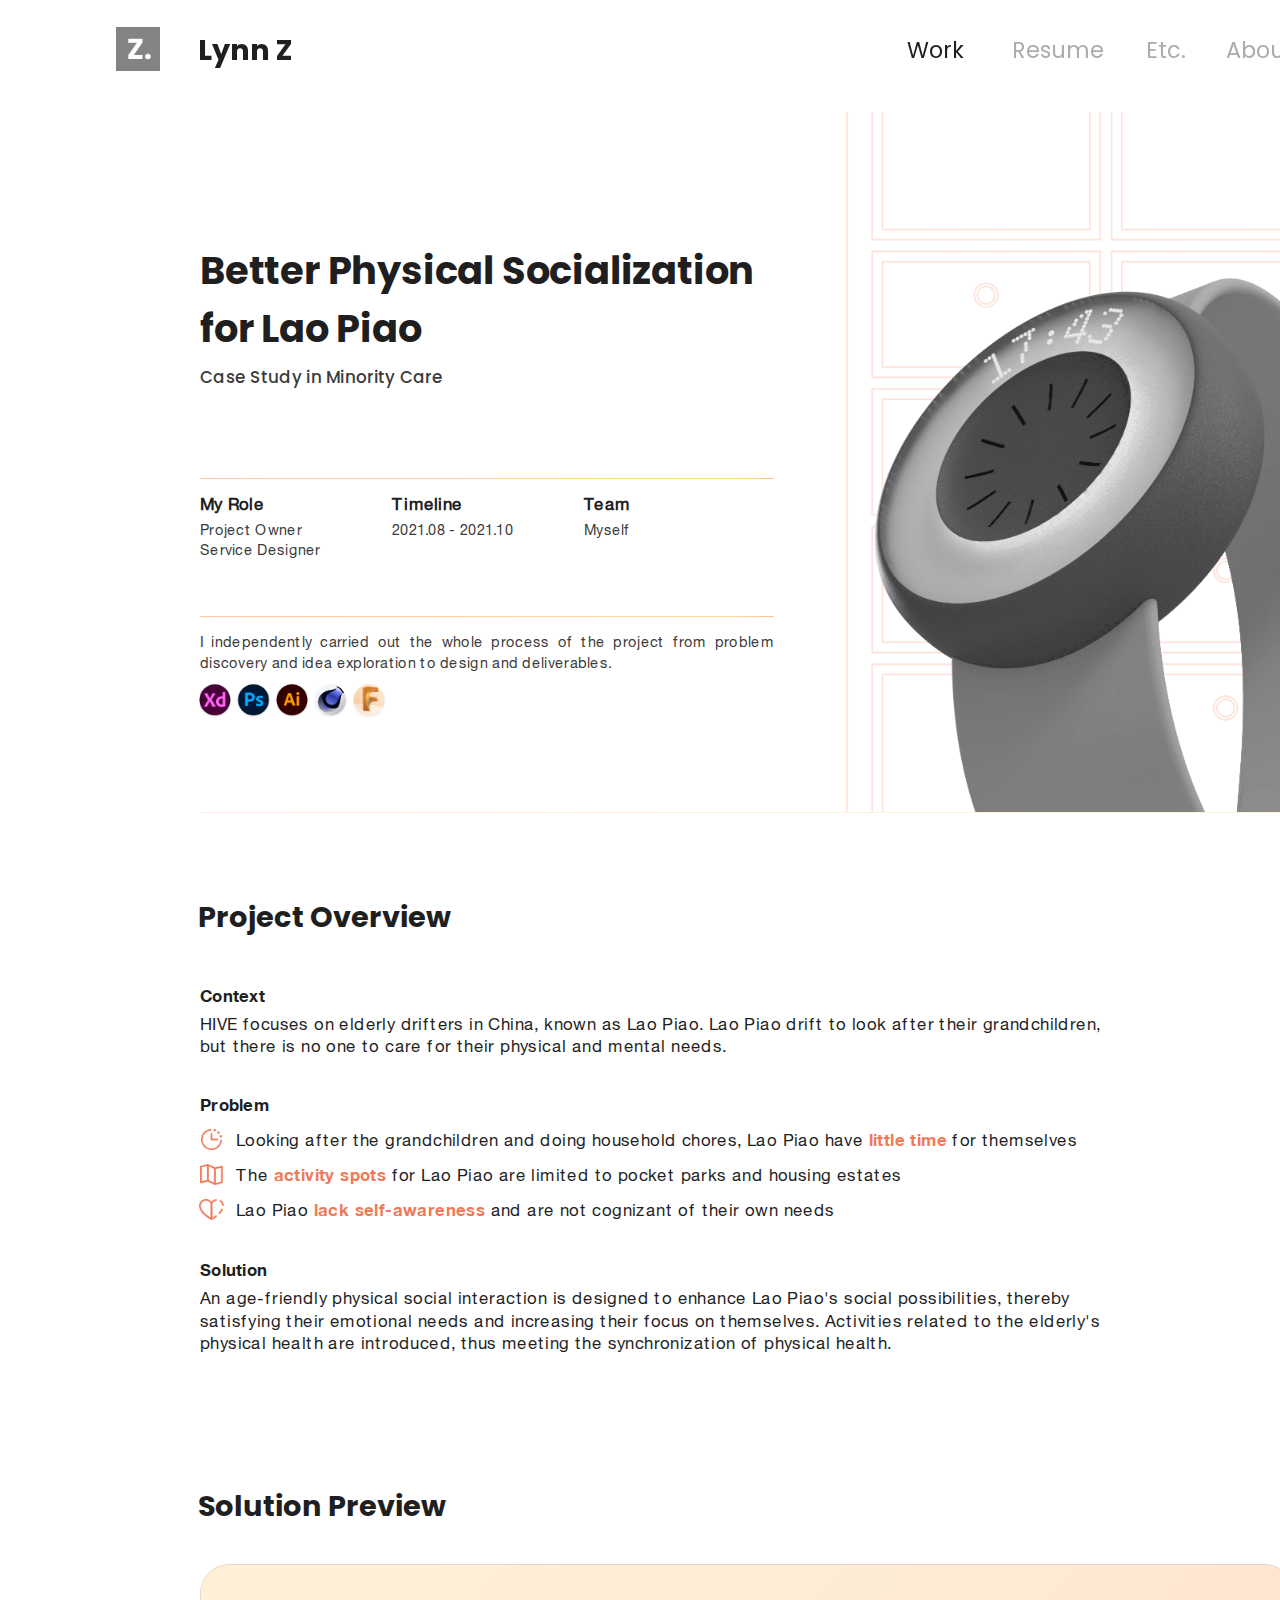
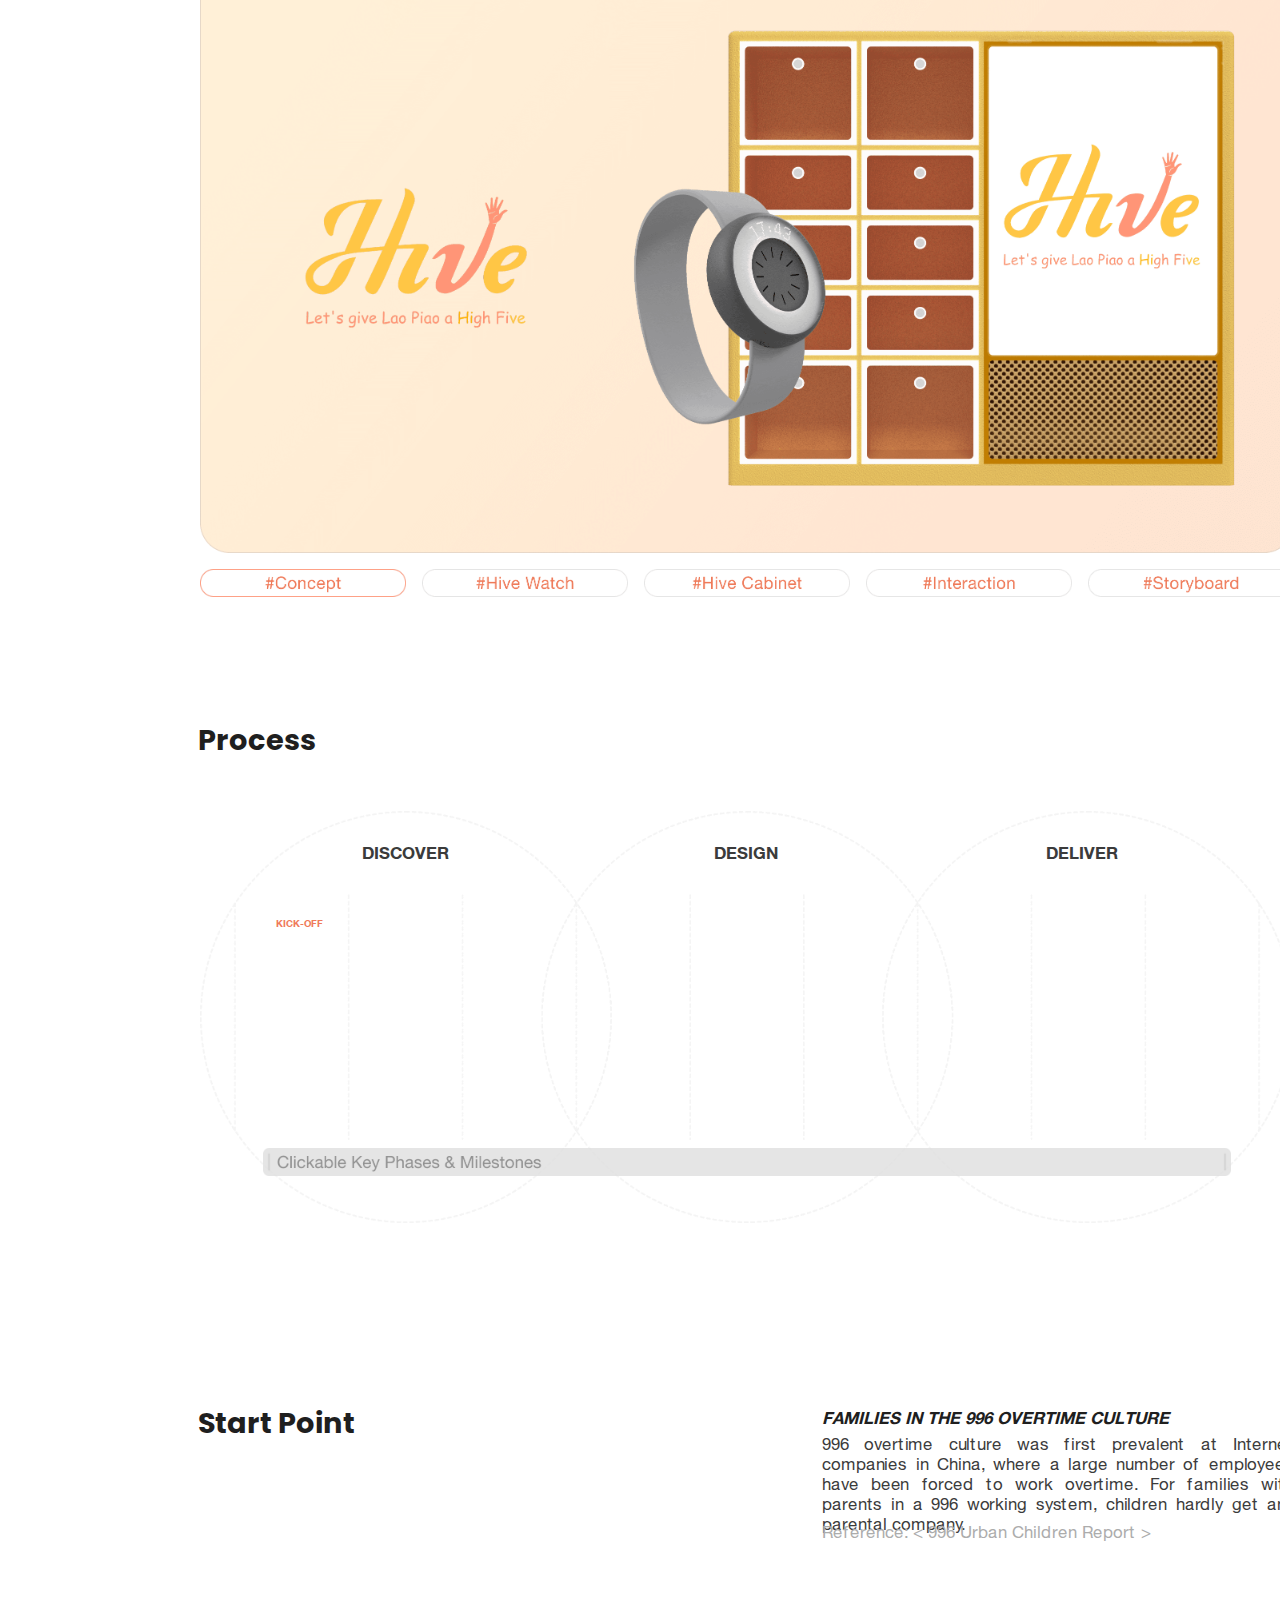
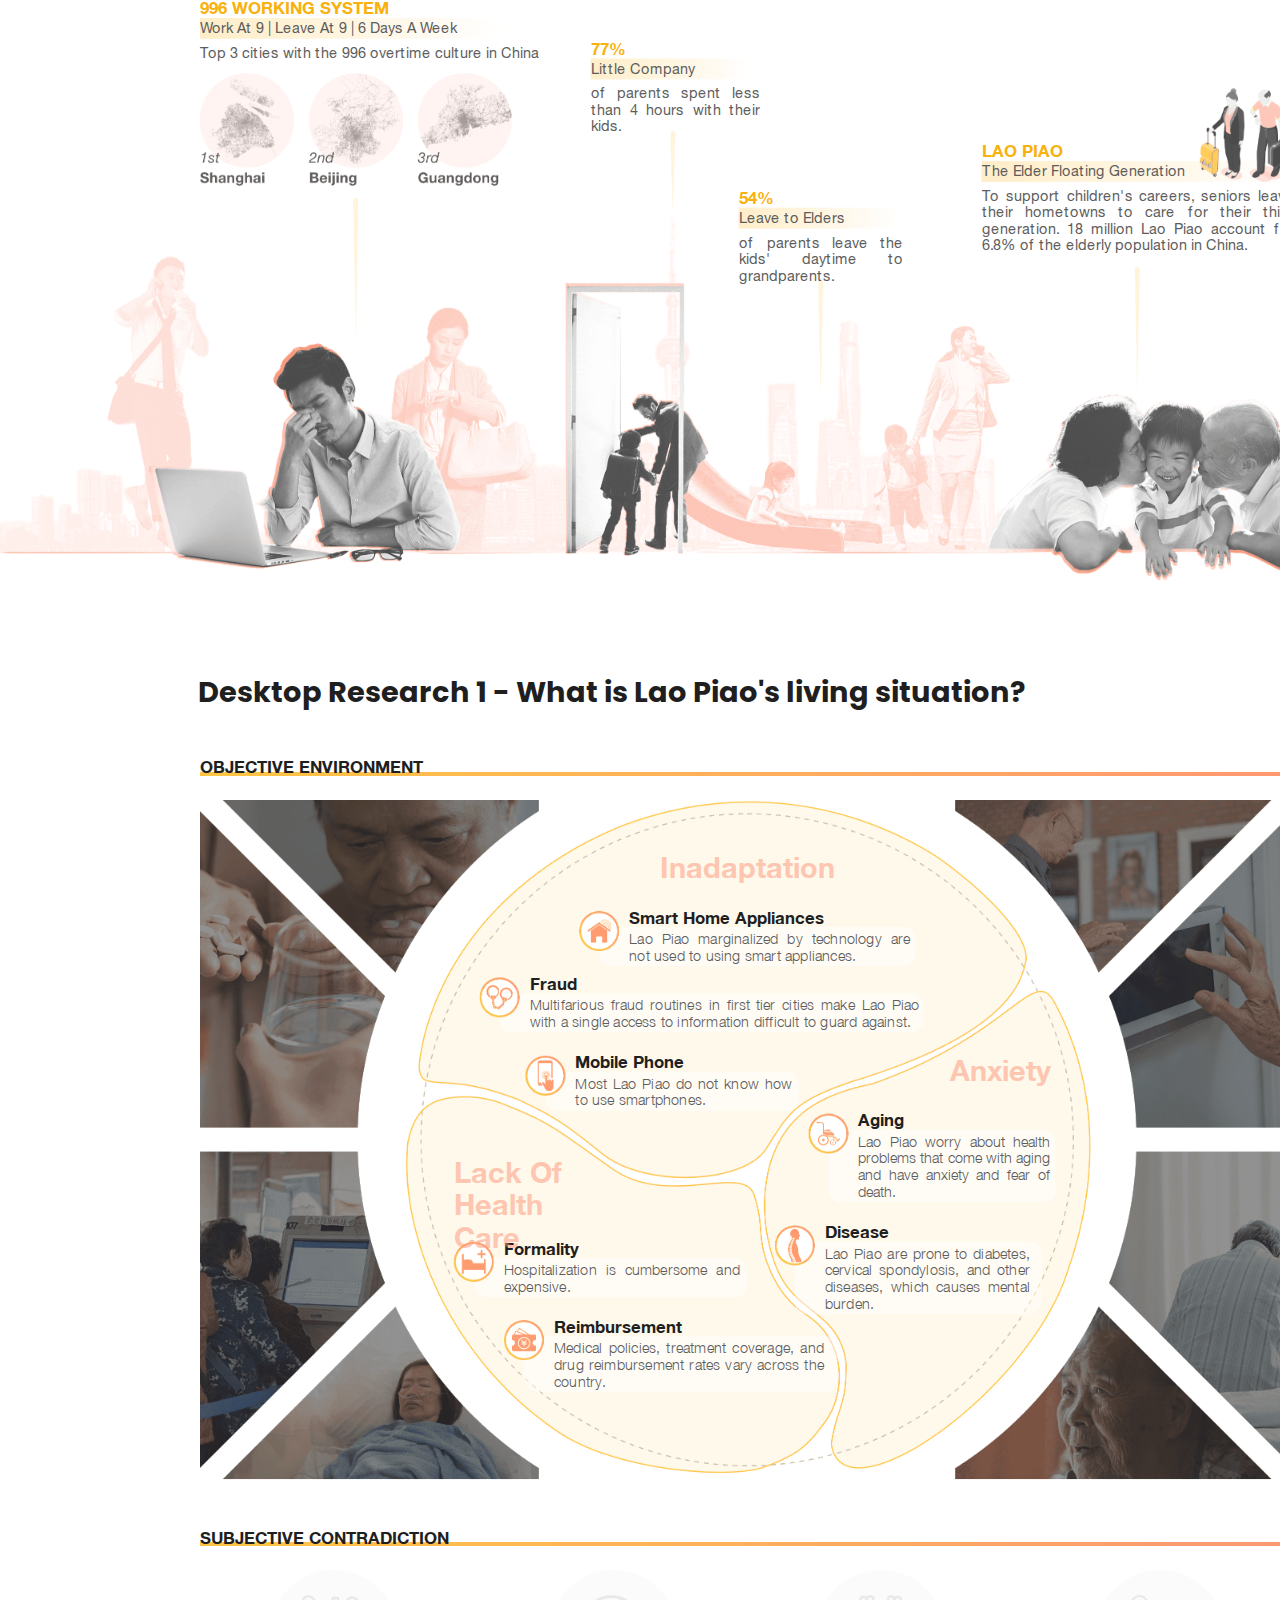
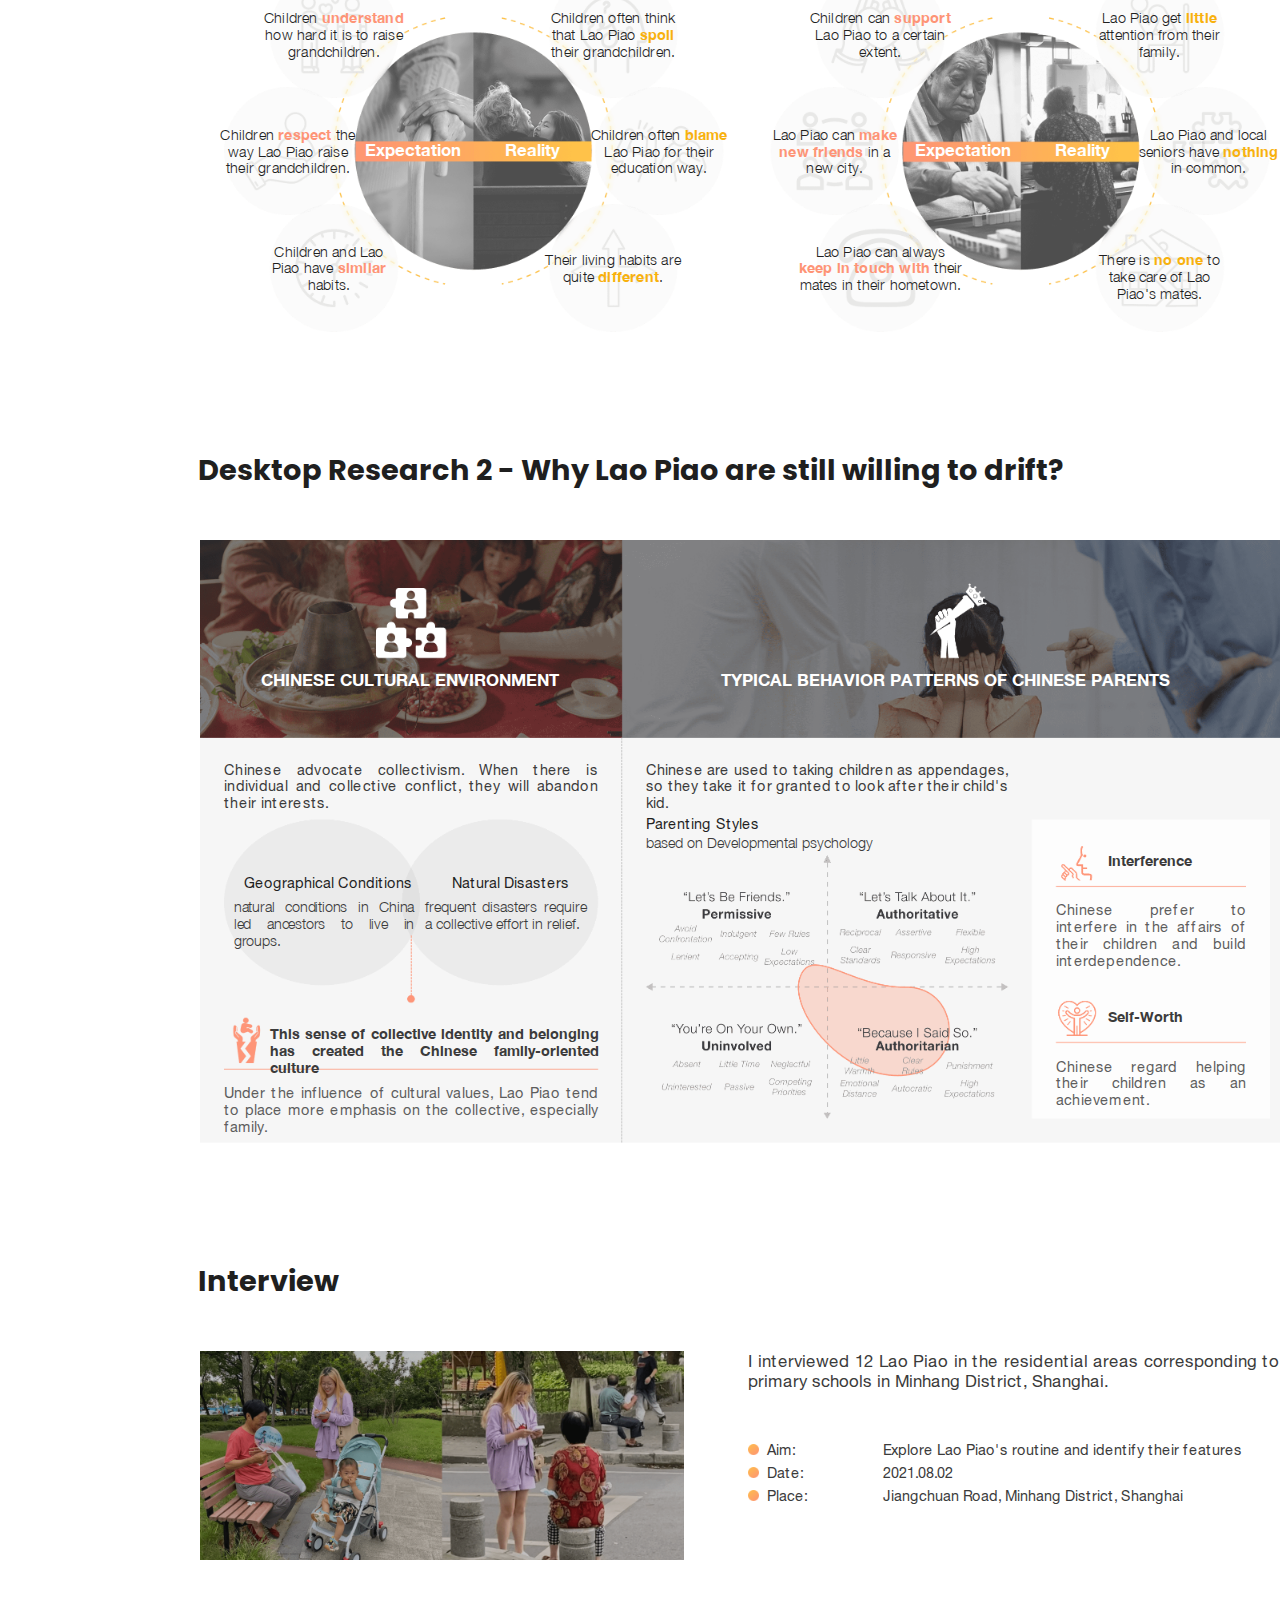
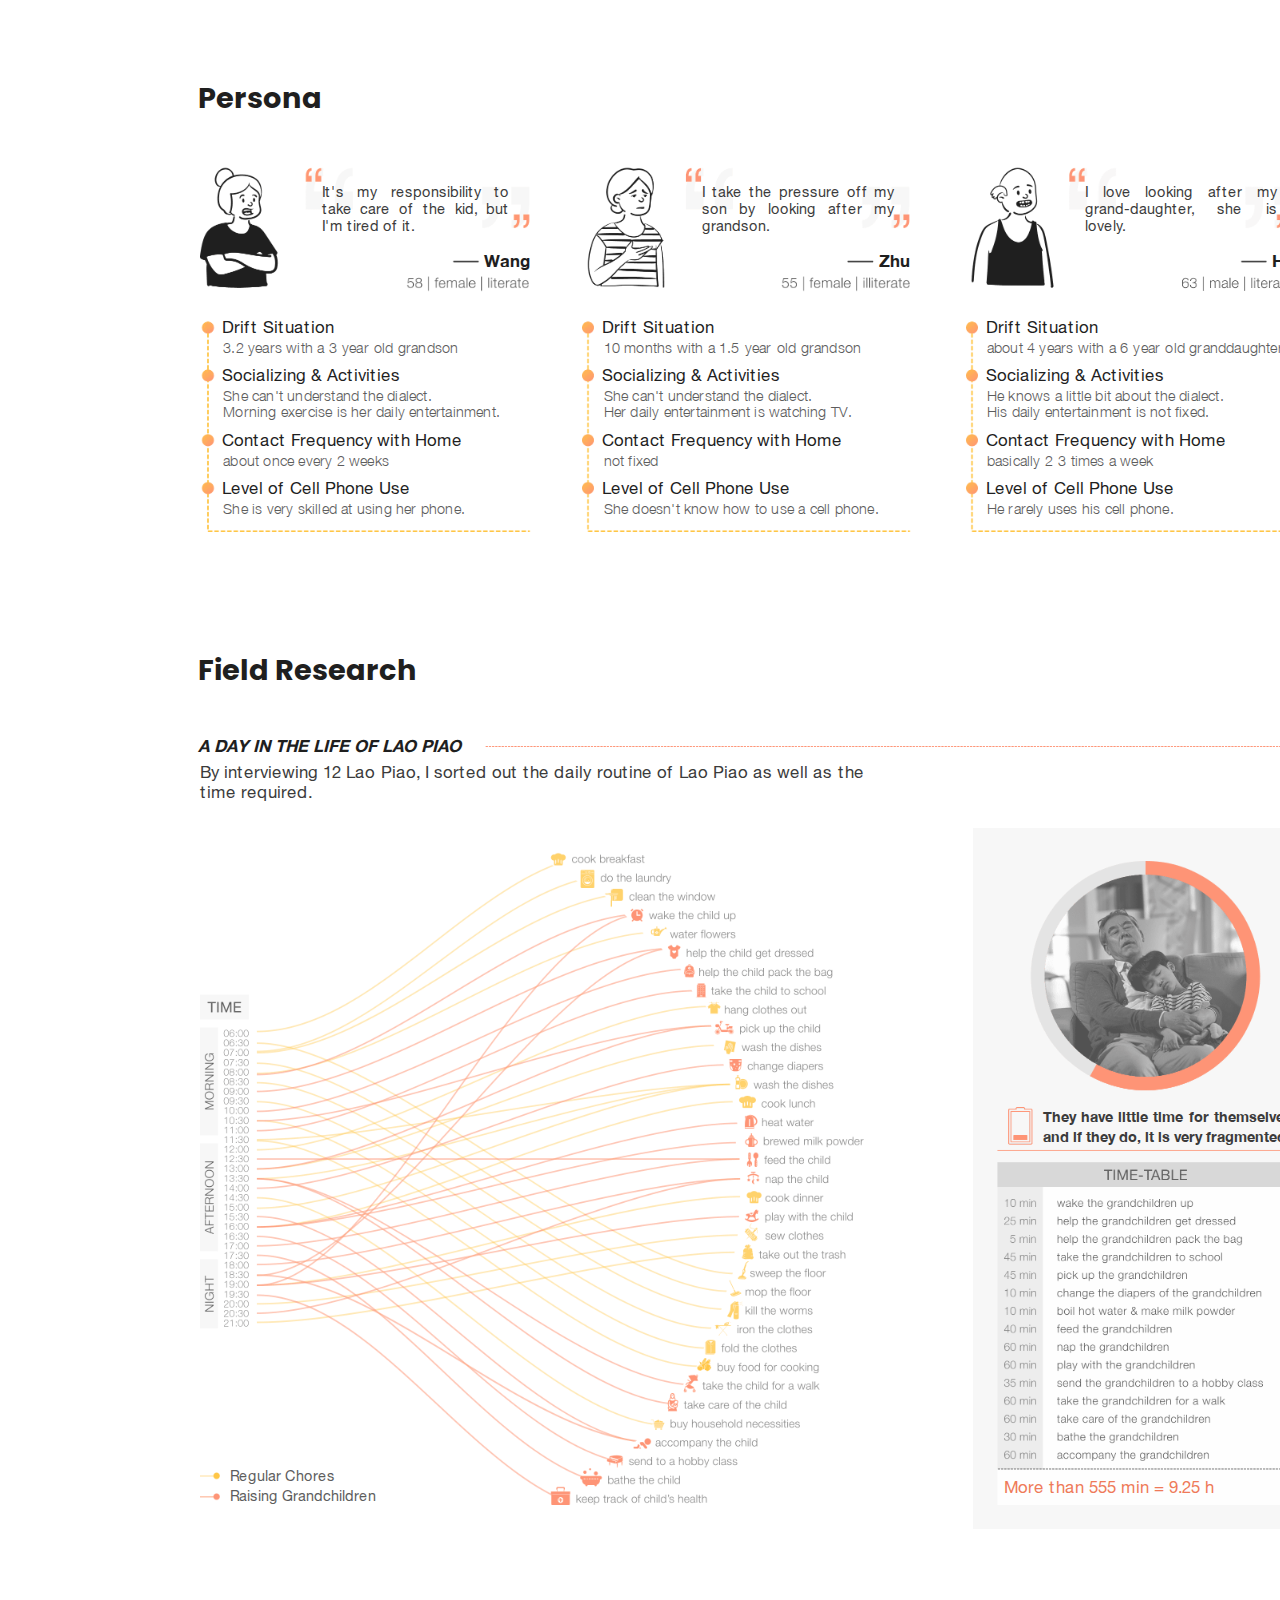
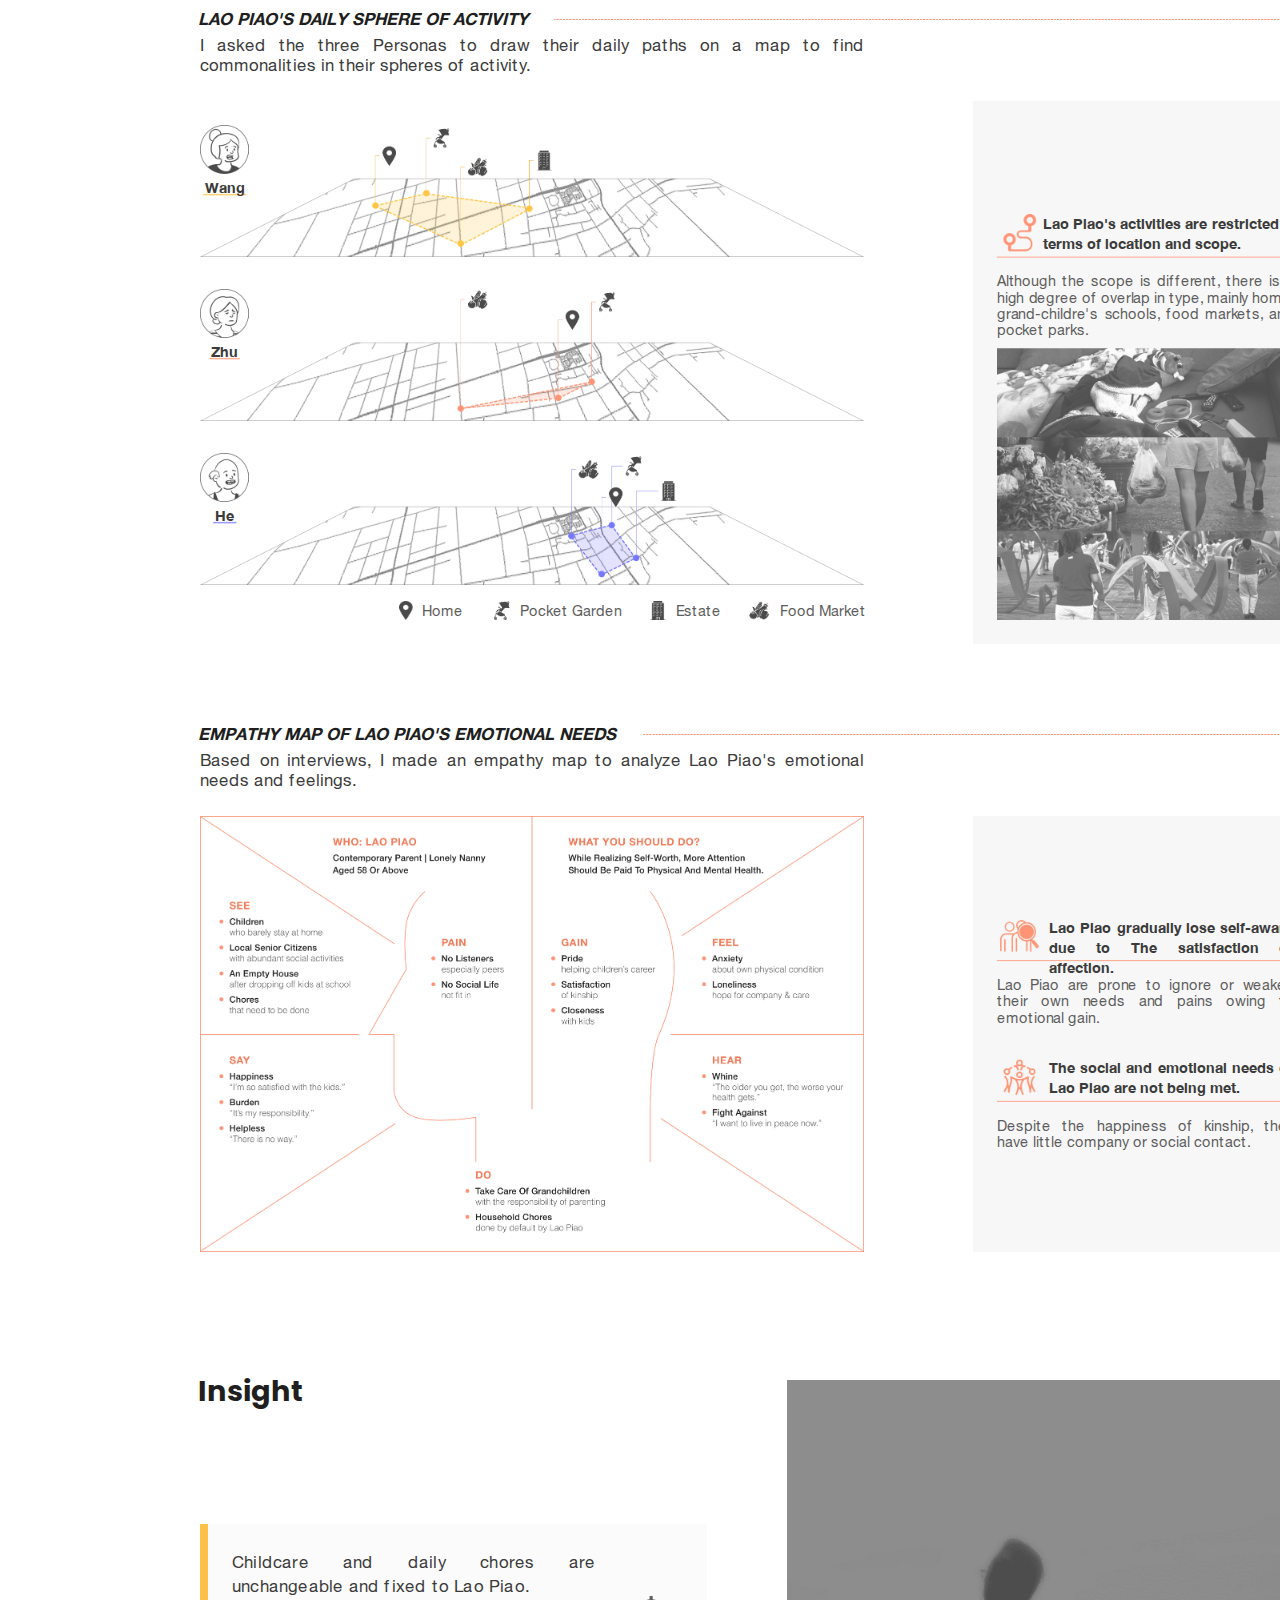
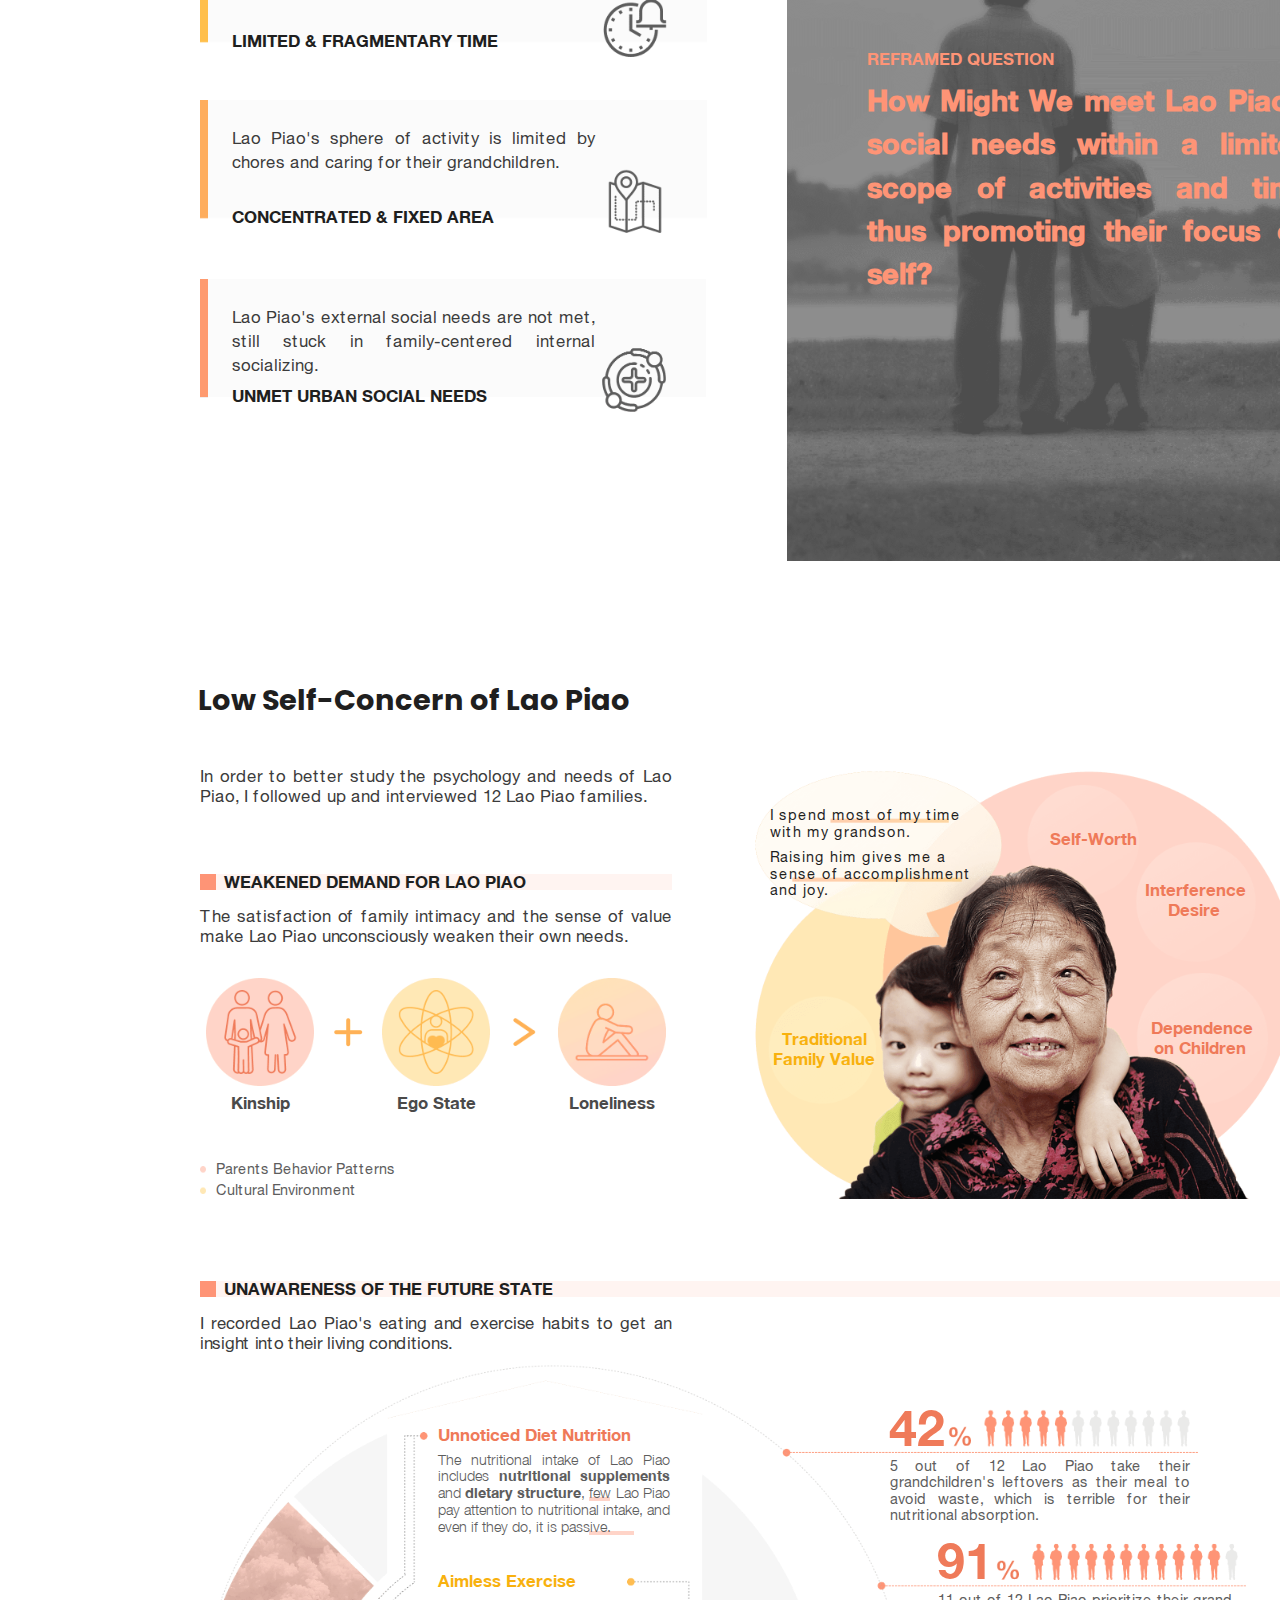
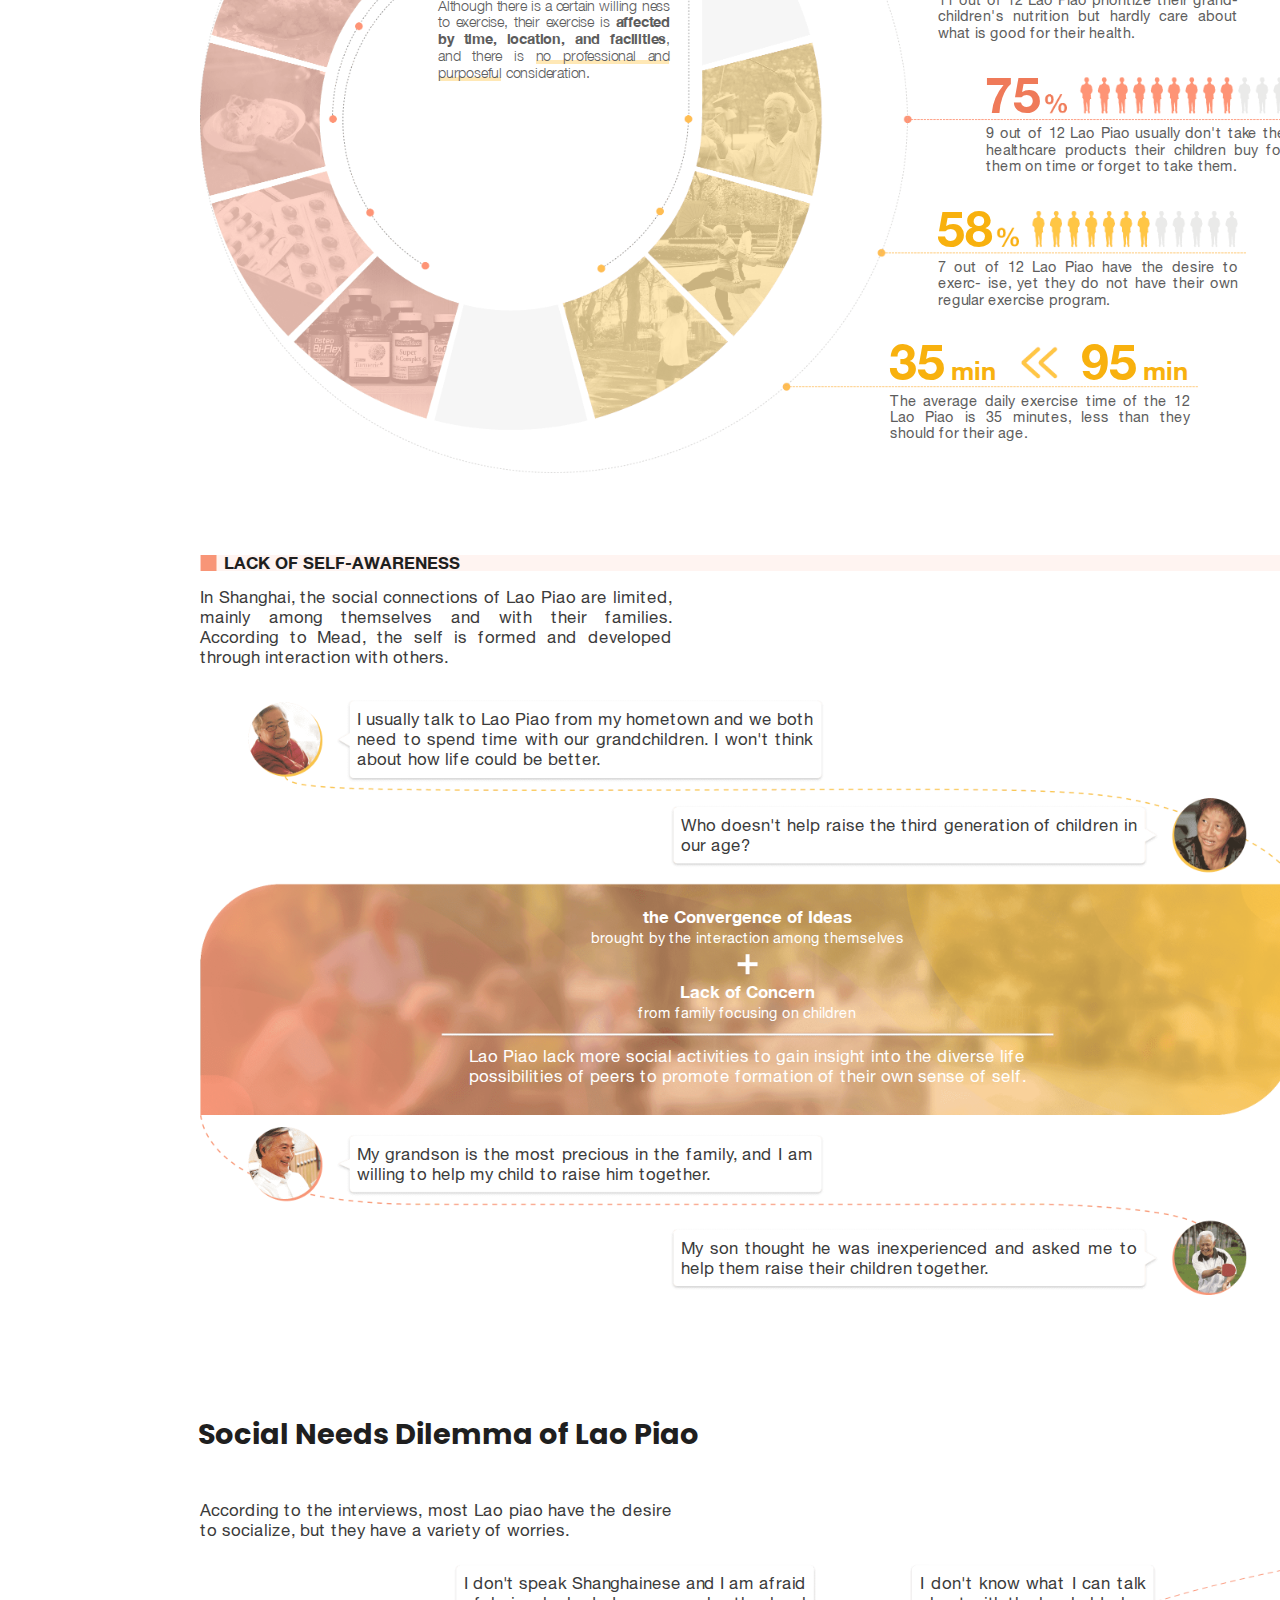
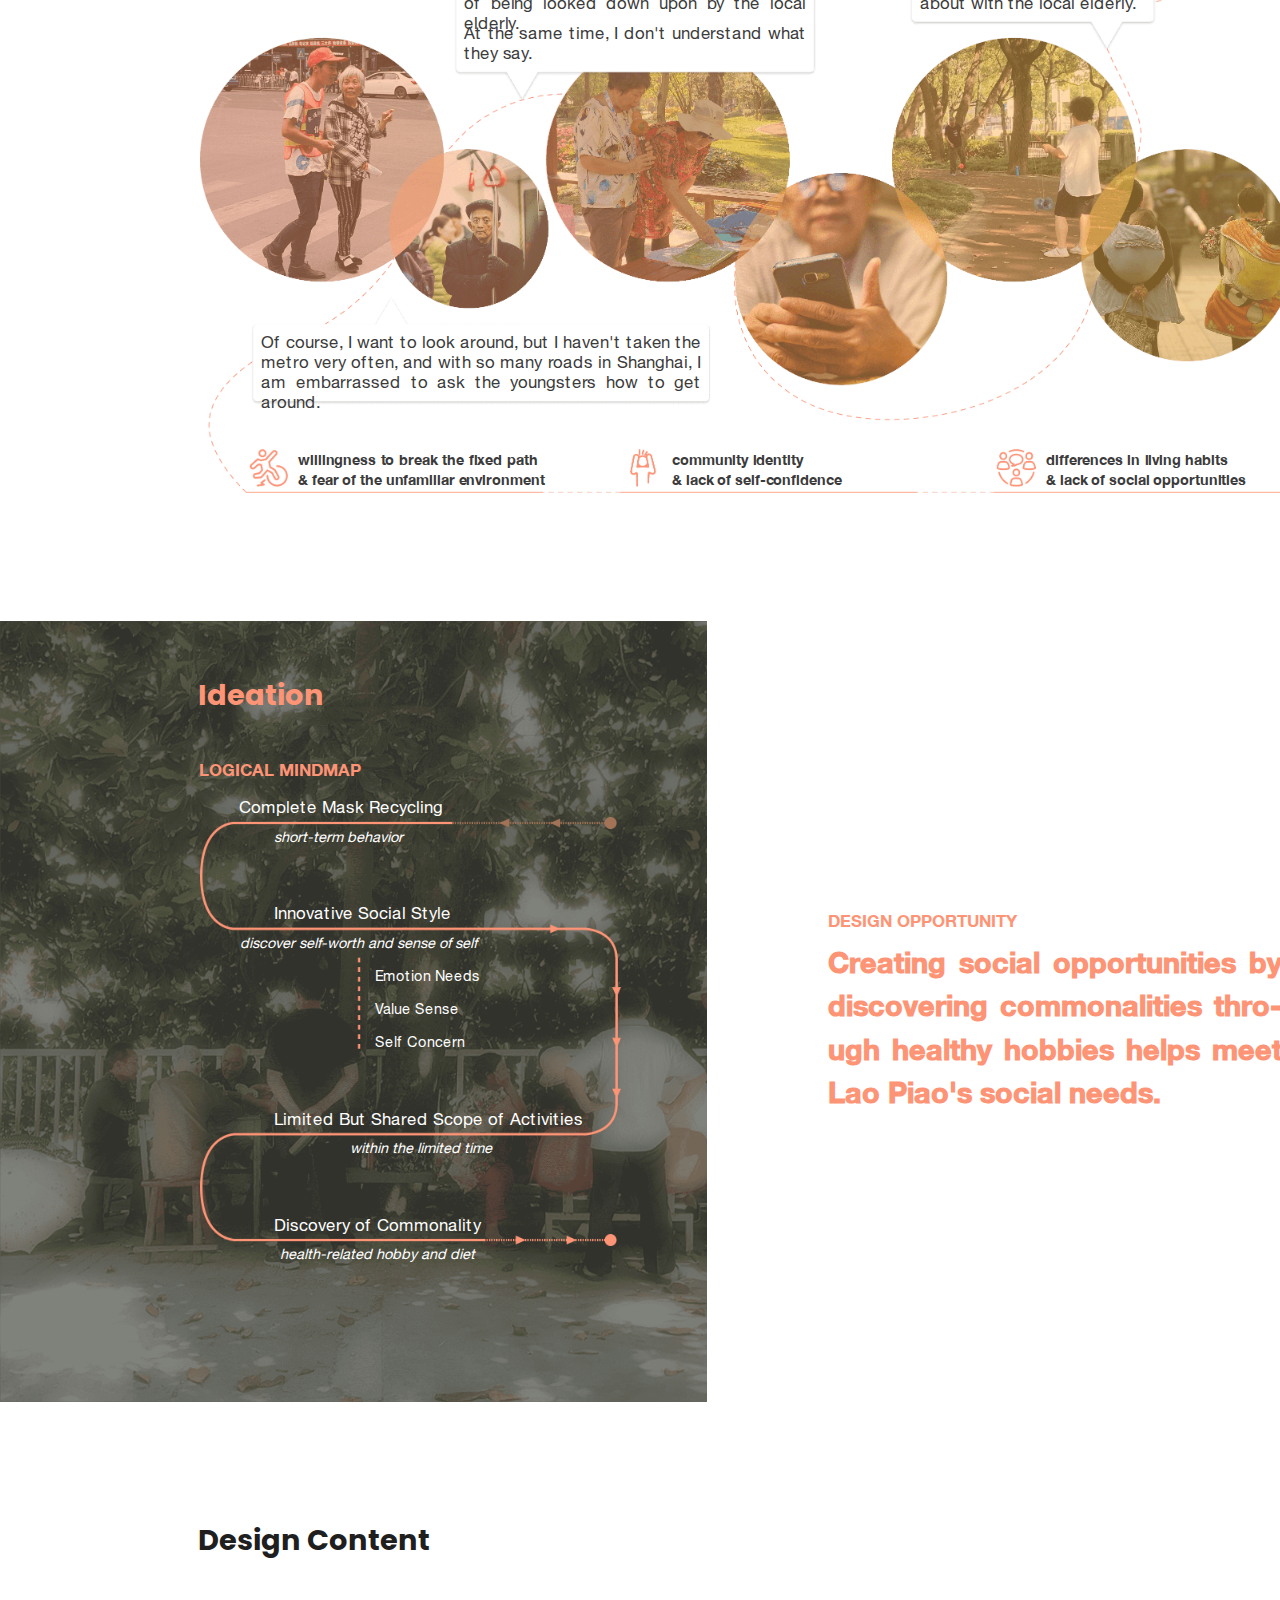
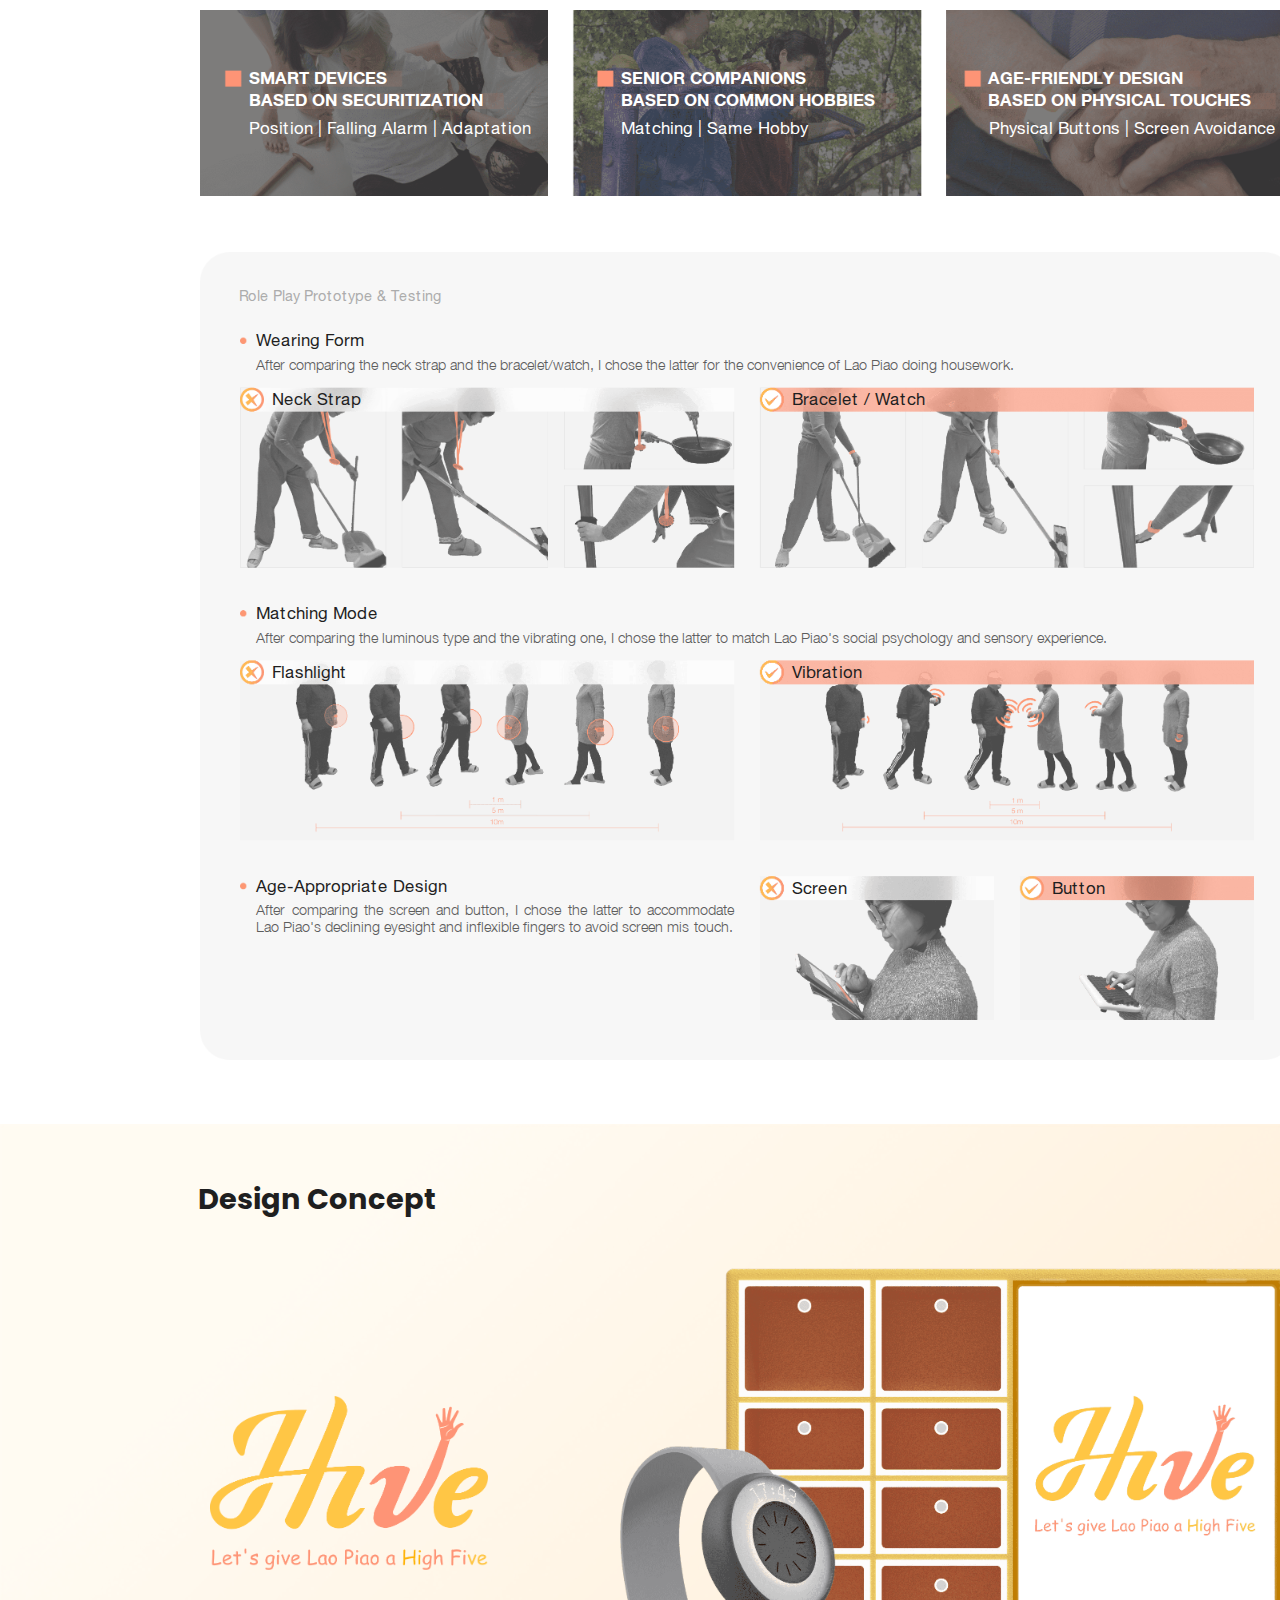
<file: hive.html>
<!DOCTYPE html>
<html lang="en">

<head>
    <meta charset="utf-8">
    <meta name="viewport" content="width=device-width, initial-scale=1.0">
    <title>Lynn Zhang | HIVE</title>
    <style>
        @font-face {
            font-family: 'Helvetica Neue';
            src: url("static/fonts/HelveticaNeue.ttf")
        }

        @font-face {
            font-family: 'Helvetica Neue Bold';
            src: url("static/fonts/HelveticaNeue-Bold.ttf")
        }

        @font-face {
            font-family: 'Helvetica Neue Light';
            src: url("static/fonts/HelveticaNeue-Light.ttf")
        }
    </style>
    <link rel="shortcut icon" href="static/image/cover/favicon.ico">
    <link rel="preconnect" href="https://fonts.googleapis.com">
    <link rel="preconnect" href="https://fonts.gstatic.com" crossorigin>
    <link href="https://fonts.googleapis.com/css2?family=Poppins:wght@300;400;500;700&display=swap" rel="stylesheet">
    <link href="./static/css/style.css" rel="stylesheet">
    <link href="./static/css/hive.css" rel="stylesheet">
    <link rel="stylesheet" href="./static/css/animate.css" />
</head>

<body>
    <div class="nav_work" id="nnn1">
        <div class="content">
            <a href="#" id="sy0">
                <img alt="pic" src="./static/image/common/logo.png" id="sy1"
                    style="width:44.0px;height:44.0px;margin:27.0px 0 0 116.0px;z-index:9999;opacity:1;">
                <img alt="pic" src="./static/image/hive/logo.png" id="sy2"
                    style="width:44.0px;height:44.0px;margin:27.0px 0 0 116.0px;z-index:9999;opacity:0;">
            </a>
            <img alt="pic" src="./static/image/common/click.png"
                style="width:57.6px;height:4px;margin:62.6px 0 0 906.8px;opacity: 0;" id="lig1">
            <img alt="pic" src="./static/image/common/click.png"
                style="width:91.2px;height:4px;margin:62.6px 0 0 1012.4px;opacity: 0;" id="lig2">
            <img alt="pic" src="./static/image/common/click.png"
                style="width:37.2px;height:4px;margin:62.6px 0 0 1146.4px;opacity: 0;" id="lig3">
            <img alt="pic" src="./static/image/common/click.png"
                style="width:68.2px;height:4px;margin:62.6px 0 0 1226.4px;opacity: 0;" id="lig4">
            <a href="/">
                <p class="font111" style="margin:28.6px 0 0 198.2px">Lynn Z</p>
            </a>
            <a href="/">
                <p class="font112" style="margin:33.0px 0 0 906.8px" id="lig11">Work</p>
            </a>
            <a target="_blank"
                href="https://drive.google.com/file/d/1Fj9TLvb60T07fDlUSmnbDXqyg7BCTxRq/view?usp=sharing">
                <p class="font113" style="margin:33.0px 0 0 1012.4px" id="lig22">Resume</p>
            </a>
            <a href="./etc.html">
                <p class="font113" style="margin:33.0px 0 0 1145.6px" id="lig33">Etc.</p>
            </a>
            <a href="./about.html">
                <p class="font113" style="margin:33.0px 0 0 1226.4px" id="lig44">About</p>
            </a>
        </div>
    </div>
    <div id="page0">
        <div class="content">
            <img alt="pic" src="./static/image/hive/page0_di.png" style="height:700.0px;margin:0 0 0 846.0px;">
            <img alt="pic" src="./static/image/hive/page0_watch.png" style="height:568.4px;margin:131.6px 0 0 874.4px;">
            <p class="font1" style="margin:130.0px 0 0 200px;font-size: 38.4px;letter-spacing: -0.2px;line-height: 58.0px;width: 608.0px;color: #1F1F1F;">Better Physical Socialization for Lao Piao</p>
            <p class="font1" style="margin:245.0px 0 0 200px;font-size: 16.8px;letter-spacing: 0.3px;line-height: 40.0px;font-weight: 500;color: #3B3B3B;">Case Study in Minority Care</p>
            <p class="font3" style="margin:382.4px 0 0 200px;font-size: 16.8px;letter-spacing: 0.3px;line-height:20.8px;color: #1f1f1f;font-weight: bold;">My Role</p>
            <p class="font3" style="margin:382.4px 0 0 392.0px;font-size: 16.8px;letter-spacing: 0.3px;line-height:20.8px;color: #1f1f1f;font-weight: bold;">Timeline</p>
            <p class="font3" style="margin:382.4px 0 0 584.0px;font-size: 16.8px;letter-spacing: 0.3px;line-height:20.8px;color: #1f1f1f;font-weight: bold;">Team</p>
            <p class="font3" style="margin:408.4px 0 0 200px;font-size: 14.4px;letter-spacing: 0.3px;line-height:20.8px;color: #3B3B3B;">Project Owner</p>
            <p class="font3" style="margin:428.4px 0 0 200px;font-size: 14.4px;letter-spacing: 0.3px;line-height:20.8px;color: #3B3B3B;">Service Designer</p>
            <p class="font3" style="margin:408.4px 0 0 392.0px;font-size: 14.4px;letter-spacing: 0.3px;line-height:20.8px;color: #3B3B3B;">2021.08 - 2021.10</p>
            <p class="font3" style="margin:408.4px 0 0 584.0px;font-size: 14.4px;letter-spacing: 0.3px;line-height:20.8px;color: #3B3B3B;">Myself</p>
            <p class="font3" style="margin:520.4px 0 0 200px;font-size: 14.4px;letter-spacing: 0.3px;line-height:20.8px;color: #3B3B3B;width: 574.0px;">I independently carried out the whole process of the project from problem discovery and idea exploration to design and deliverables.</p>
            <img alt="pic" src="./static/image/hive/line1.png" style="width:574.0px;margin:366px 0 0 200px">
            <img alt="pic" src="./static/image/hive/line2.png" style="width:574.0px;margin:504px 0 0 200px">
            <img alt="pic" src="./static/image/hive/line3.png" style="width:1135px;margin:700px 0 0 200px">
            <img alt="pic" src="./static/image/hive/page0_icon.png" style="width: 192.0px;margin:570px 0 0 196.4px">
            <!-- <a href="static/pdf/HIVE.pdf" target="_blank" id="pdf">
                <img alt="pic" src="./static/image/hive/page0_pdf.png" id="a1"
                    style="width:28.4px;height:28.4px;margin:304.8px 0 0 380.0px;opacity: 1;">
                <img alt="pic" src="./static/image/hive/page0_pdf_hover.png" id="a2"
                    style="width:28.4px;height:28.4px;margin:304.8px 0 0 380.0px;opacity: 0;">
            </a> -->
        </div>
    </div>
    <!-- <div class="wow animate__fadeInUp" data-wow-duration="1.2s" data-wow-delay="0s" data-wow-offset="100">
        <div class="brief" style="margin-top: 50px;height:430.0px;">
            <img alt="pic" src="./static/image/common/dot.png"
                style="width:7.6px;margin:231.2px 0 0 640.0px;position: absolute;">
            <img alt="pic" src="./static/image/common/dot.png"
                style="width:7.6px;margin:287.6px 0 0 640.0px;position: absolute;">
            <p class="font1z" style="margin:106.4px 0 0 200.0px;">Duration</p>
            <p class="font1z" style="margin:164.4px 0 0 200.0px;">Team</p>
            <p class="font2z" style="margin:127.6px 0 0 200.0px;">August 2021 — October 2021</p>
            <p class="font2z" style="margin:185.6px 0 0 200.0px;">Myself</p>
            <p class="font3z" style="margin:106.4px 0 0 640.0px;">My Role</p>
            <div class="font4z" style="margin:133.2px 0 0 640.0px;">As the <p
                    style="display: inline;font-family: 'Helvetica Neue Bold', sans-serif;color: #1f1f1f;">Project Owner
                    & Service Designer</p>, I independently carried out the whole process of the project from problem
                discovery and idea exploration to design and deliverables.</div>
            <div class="font4z" style="margin:223.6px 0 0 655.6px;width: 638.4px;">
                <p style="display: inline;font-family: 'Helvetica Neue Bold', sans-serif;color: #1f1f1f;">Research:</p>
                Desktop Research, Field Research, User Interview, Empathy Map, and Research Analysis
            </div>
            <div class="font4z" style="margin:280px 0 0 655.6px;width: 638.4px;">
                <p style="display: inline;font-family: 'Helvetica Neue Bold', sans-serif;color: #1f1f1f;">Design:</p>
                Ideation sketching, Product Modeling, Storyboard, Interaction & Visual Design
            </div>
        </div>
    </div> -->
    <div class="wow animate__fadeInUp" data-wow-duration="1.2s" data-wow-delay="0s" data-wow-offset="100">
        <div id="role" style="margin-top:30px">
            <div class="content">
                <p class="title" style="margin:53.6px 0 0 198.4px">Project Overview</p>
                <p class="fontx" style="margin:144.0px 0 0 200.0px;">Context</p>
                <p class="fontx" style="margin:252.8px 0 0 200.0px;">Problem</p>
                <p class="fontx" style="margin:418.4px 0 0 200.0px;">Solution</p>
                <p class="font1" style="margin:170.8px 0 0 200.0px;">HIVE focuses on elderly drifters in China, known as
                    Lao Piao. Lao Piao drift to look after their grandchildren, but there is no one to care for their
                    physical and mental needs.</p>
                <p class="font1" style="margin:445.2px 0 0 200.0px;">An age-friendly physical social interaction is
                    designed to enhance Lao Piao's social possibilities, thereby satisfying their emotional needs and
                    increasing their focus on themselves. Activities related to the elderly's physical health are
                    introduced, thus meeting the synchronization of physical health.</p>
                <div class="font1" style="margin:286.6px 0 0 236.0px;">Looking after the grandchildren and doing
                    household chores, Lao Piao have
                    <p style="display: inline;font-family: 'Helvetica Neue Bold', sans-serif;color: #EF7A59">
                        little time </p> for themselves
                </div>
                <div class="font1" style="margin:321.8px 0 0 236.0px;">The <p
                        style="display: inline;font-family: 'Helvetica Neue Bold', sans-serif;color: #EF7A59"> activity
                        spots </p> for Lao Piao are limited to pocket parks and housing estates</div>
                <div class="font1" style="margin:357px 0 0 236.0px;">Lao Piao <p
                        style="display: inline;font-family: 'Helvetica Neue Bold', sans-serif;color: #EF7A59"> lack
                        self-awareness </p> and are not cognizant of their own needs</div>
                <img alt="pic" src="./static/image/hive/111.png"
                    style="width:21.2px;margin:286.8px 0 0 200.8px;position: absolute;">
                <img alt="pic" src="./static/image/hive/222.png"
                    style="width:23.0px;margin:322.0px 0 0 200px;position: absolute;">
                <img alt="pic" src="./static/image/hive/333.png"
                    style="width:24.7px;margin:357.2px 0 0 199.2px;position: absolute;">
            </div>
        </div>
    </div>
    <div class="wow animate__fadeInUp" data-wow-duration="1.2s" data-wow-delay="0s" data-wow-offset="100">
        <div id="page_pre" style="margin-top:-70px">
            <p class="title" style="margin:118.8px 0 0 198.4px">Solution Preview</p>
            <img alt="pic" src="./static/image/hive/pre.png"
                style="width:1094.0px;margin:197.6px 0 0 200px;position: absolute;">
            <img alt="pic" src="./static/image/hive/Concept.png" id="pc1"
                style="width:1094.0px;margin:197.6px 0 0 200px;position: absolute;">
            <img alt="pic" src="./static/image/hive/Watch.png" id="pc2"
                style="width:1094.0px;margin:197.6px 0 0 200px;position: absolute;display: none;">
            <img alt="pic" src="./static/image/hive/Cabinet.png" id="pc3"
                style="width:1094.0px;margin:197.6px 0 0 200px;position: absolute;display: none;">
            <img alt="pic" src="./static/image/hive/Interaction.png" id="pc4"
                style="width:767.2px;margin:221.2px 0 0 363.6px;position: absolute;display: none;">
            <img alt="pic" src="./static/image/hive/storyboard.png" id="pc5"
                style="width:974.0px;margin:273.6px 0 0 260.0px;position: absolute;display: none;">
            <a href="javascript:void(0);" id="pre_res" onclick="display1()">
                <img alt="pic" id="pre_res1" src="./static/image/hive/pre_res.png"
                    style="height:27.6px;margin:803.2px 0 0 200.0px;opacity:1">
                <img alt="pic" id="pre_res2" src="./static/image/hive/pre_res_h.png"
                    style="height:27.6px;margin:803.2px 0 0 200.0px;opacity:1">
            </a>
            <a href="javascript:void(0);" id="pre_inf" onclick="display2()">
                <img alt="pic" id="pre_inf1" src="./static/image/hive/pre_inf.png"
                    style="height:27.6px;margin:803.2px 0 0 422.0px;opacity:1">
                <img alt="pic" id="pre_inf2" src="./static/image/hive/pre_inf_h.png"
                    style="height:27.6px;margin:803.2px 0 0 422.0px;opacity:0">
            </a>
            <a href="javascript:void(0);" id="pre_bra" onclick="display3()">
                <img alt="pic" id="pre_bra1" src="./static/image/hive/pre_bra.png"
                    style="height:27.6px;margin:803.2px 0 0 644.0px;opacity:1">
                <img alt="pic" id="pre_bra2" src="./static/image/hive/pre_bra_h.png"
                    style="height:27.6px;margin:803.2px 0 0 644.0px;opacity:0">
            </a>
            <a href="javascript:void(0);" id="pre_hi" onclick="display4()">
                <img alt="pic" id="pre_hi1" src="./static/image/hive/pre_hi.png"
                    style="height:27.6px;margin:803.2px 0 0 866.0px;opacity:1">
                <img alt="pic" id="pre_hi2" src="./static/image/hive/pre_hi_h.png"
                    style="height:27.6px;margin:803.2px 0 0 866.0px;opacity:0">
            </a>
            <a href="javascript:void(0);" id="pre_des" onclick="display5()">
                <img alt="pic" id="pre_des1" src="./static/image/hive/pre_des.png"
                    style="height:27.6px;margin:803.2px 0 0 1088.0px;opacity:1">
                <img alt="pic" id="pre_des2" src="./static/image/hive/pre_des_h.png"
                    style="height:27.6px;margin:803.2px 0 0 1088.0px;opacity:0">
            </a>
        </div>
    </div>
    <div class="ps" style="display: none;" id="nnn2">
        <img alt="pic" src="./static/image/common/line.png"
            style="height:1px;width:100%;margin:95.0px 0 0 0;opacity: 0.6;position: absolute;">
        <div class="content">
            <a href="javascript:void(0);" onclick="discover()">
                <img alt="pic" src="./static/image/common/discover.png" id="dis1"
                    style="width:88.8px;margin:28.6px 0 0 338.0px;position: absolute;">
                <img alt="pic" src="./static/image/common/discover1.png" id="dis"
                    style="width:88.8px;margin:28.6px 0 0 338.0px;position: absolute;display: none;">
            </a>
            <a href="javascript:void(0);" onclick="design()">
                <img alt="pic" src="./static/image/common/design.png" id="des1"
                    style="width:65.6px;margin:27.0px 0 0 714.4px;position: absolute;">
                <img alt="pic" src="./static/image/common/design1.png" id="des"
                    style="width:65.6px;margin:27.0px 0 0 714.4px;position: absolute;display: none;">
            </a>
            <a href="javascript:void(0);" onclick="deliver()">
                <img alt="pic" src="./static/image/common/deliver.png" id="del1"
                    style="width:72.8px;margin:27.0px 0 0 1075.2px;position: absolute;">
                <img alt="pic" src="./static/image/common/deliver1.png" id="del"
                    style="width:72.8px;margin:27.0px 0 0 1075.2px;position: absolute;display: none;">
            </a>
            <a href="#" id="sl0">
                <img alt="pic" src="./static/image/common/logo.png" id="sl1"
                    style="width:44.0px;height:44.0px;margin:27.0px 0 0 116.0px;position: absolute;z-index:9999;opacity:1;">
                <img alt="pic" src="./static/image/hive/logo.png" id="sl2"
                    style="width:44.0px;height:44.0px;margin:27.0px 0 0 116.0px;position: absolute;z-index:9999;opacity:0;">
            </a>
            <img alt="pic" src="./static/image/hive/lll.png" id="lll3"
                style="height:2px;width:364.8px;margin:93.5px 0 0 929.4px;opacity: 0;position: absolute;">
            <img alt="pic" src="./static/image/hive/lll.png" id="lll2"
                style="height:2px;width:364.8px;margin:93.5px 0 0 564.6px;opacity: 0;position: absolute;">
            <img alt="pic" src="./static/image/hive/lll.png" id="lll1"
                style="height:2px;width:364.8px;margin:93.5px 0 0 199.8px;opacity: 0;position: absolute;">
        </div>
    </div>
    <div class="wow animate__fadeInUp" data-wow-duration="1.2s" data-wow-delay="0s" data-wow-offset="100">
        <div id="process">
            <p class="title" style="margin:98px 0 0 198px;">Process</p>
            <p class="font1" style="margin:224.0px 0 0 361.6px;">DISCOVER</p>
            <p class="font1" style="margin:224.0px 0 0 714.4px;">DESIGN</p>
            <p class="font1" style="margin:224.0px 0 0 1046.0px;">DELIVER</p>
            <p class="font30" style="margin:297.6px 0 0 276.0px;color: #EF7A59;">KICK-OFF</p>
            <img alt="pic" src="./static/image/hive/process.png"
                style="height:412.0px;width:1094.0px;margin:190px 0 0 200.0px">
            <img alt="pic" src="./static/image/common/kp.png" style="width: 967.6px;margin:527.6px 0 0 263.2px">
            <div style="position:absolute;height:35.2px;width:0;margin:312.4px 0 0 258.8px;overflow: hidden;" id="pp1">
                <a href="#" id="p_r">
                    <img alt="pic" id="p_r1" src="./static/image/hive/process_r.png"
                        style="height:35.2px;width: 509.6px;margin: 0 0 0 0;opacity:0">
                    <img alt="pic" id="p_r2" src="./static/image/hive/process_r_h.png"
                        style="height:35.2px;width: 509.6px;margin: 0 0 0 0;opacity:0">
                </a>
            </div>
            <div style="position:absolute;height:35.2px;width:0;margin:348.4px 0 0 494.4px;overflow: hidden;" id="pp2">
                <a href="#" id="p_e">
                    <img alt="pic" id="p_e1" src="./static/image/hive/process_rc.png"
                        style="height:35.2px;width: 291.6px;margin:0 0 0 0;opacity:0">
                    <img alt="pic" id="p_e2" src="./static/image/hive/process_rc_h.png"
                        style="height:35.2px;width: 291.6px;margin:0 0 0 0;opacity:0">
                </a>
            </div>
            <div style="position:absolute;height:35.2px;width:0;margin:384.4px 0 0 648.0px;overflow: hidden;" id="pp3">
                <a href="#" id="p_w">
                    <img alt="pic" id="p_w1" src="./static/image/hive/process_hm.png"
                        style="height:35.2px;width: 144.8px;margin:0 0 0 0;opacity:0">
                    <img alt="pic" id="p_w2" src="./static/image/hive/process_hm_h.png"
                        style="height:35.2px;width: 144.8px;margin:0 0 0 0;opacity:0">
                </a>
            </div>
            <div style="position:absolute;height:35.2px;width:0;margin:420.4px 0 0 695.2px;overflow: hidden;" id="pp4">
                <a href="#" id="p_s">
                    <img alt="pic" id="p_s1" src="./static/image/hive/process_od.png"
                        style="height:35.2px;width: 193.2px;margin:0 0 0 0;opacity:0">
                    <img alt="pic" id="p_s2" src="./static/image/hive/process_od_h.png"
                        style="height:35.2px;width: 193.2px;margin:0 0 0 0;opacity:0">
                </a>
            </div>
            <div style="position:absolute;height:35.2px;width:0;margin:420.4px 0 0 896.4px;overflow: hidden;" id="pp5">
                <a href="#" id="p_i">
                    <img alt="pic" id="p_i1" src="./static/image/hive/process_oa.png"
                        style="height:35.2px;width: 204.8px;margin:0 0 0 0;opacity:0">
                    <img alt="pic" id="p_i2" src="./static/image/hive/process_oa_h.png"
                        style="height:35.2px;width: 204.8px;margin:0 0 0 0;opacity:0">
                </a>
            </div>
            <div style="position:absolute;height:35.2px;width:0;margin:456.4px 0 0 1033.2px;overflow: hidden;" id="pp6">
                <a href="#" id="p_f">
                    <img alt="pic" id="p_f1" src="./static/image/hive/process_wn.png"
                        style="height:35.2px;width: 193.6px;margin:0 0 0 0;opacity:0">
                    <img alt="pic" id="p_f2" src="./static/image/hive/process_wn_h.png"
                        style="height:35.2px;width: 193.6px;margin:0 0 0 0;opacity:0">
                </a>
            </div>
        </div>
    </div>
    <div class="wow animate__fadeInUp" data-wow-duration="1.2s" data-wow-delay="0s" data-wow-offset="100">
        <div id="page1">
            <p class="title" style="margin:53.6px 0 0 198px;">Start Point</p>
            <img alt="pic" src="./static/image/hive/page1_back.png" style="height:580.5px;margin:269.2px 0 0 0px;">
            <p class="font2"
                style="margin:59.6px 0 0 821.6px;font-style: italic;font-family: 'Helvetica Neue Bold', sans-serif;">
                FAMILIES IN THE 996
                OVERTIME CULTURE</p>
            <p class="font3" style="margin:85.6px 0 0 822.0px;width: 472.0px;letter-spacing: -0.1px;">996 overtime
                culture
                was first prevalent at Internet companies in China, where a large number of employees have been forced
                to
                work overtime. For families with parents in a 996 working system, children hardly get any parental
                company.
            </p>
            <p class="font3" style="margin:173.2px 0 0 822.0px;width: 472.0px;color: #ACACAC;">Reference: &lt 996 Urban
                Children Report &gt</p>
            <p class="font21" style="margin:249.2px 0 0 199.6px;">996 WORKING SYSTEM</p>
            <p class="font21" style="margin:289.8px 0 0 591.2px;">77%</p>
            <p class="font21" style="margin:439.2px 0 0 739.2px;">54%</p>
            <p class="font21" style="margin:392.4px 0 0 982.0px;">LAO PIAO</p>
            <p class="font4" style="margin:271.2px 0 0 200px;">Work At 9 | Leave At 9 | 6 Days A Week</p>
            <p class="font4" style="margin:311.8px 0 0 591.2px;">Little Company</p>
            <p class="font4" style="margin:461.2px 0 0 739.2px;">Leave to Elders</p>
            <p class="font4" style="margin:414.4px 0 0 982.0px;">The Elder Floating Generation</p>
            <p class="font4" style="margin:296.0px 0 0 200px;">Top 3 cities with the 996 overtime culture in China</p>
            <p class="font4" style="margin:336.6px 0 0 591.2px;width: 169.0px;">of parents spent less than 4 hours with
                their kids.</p>
            <p class="font4" style="margin:486.0px 0 0 739.2px;width:164.0px ;">of parents leave the kids' daytime to
                grandparents.</p>
            <p class="font4" style="margin:439.2px 0 0 982.0px;width: 312.0px;">To support children's careers, seniors
                leave
                their hometowns to care for their third generation. 18 million Lao Piao account for 6.8% of the elderly
                population in China.</p>
        </div>
    </div>
    <div class="wow animate__fadeInUp" data-wow-duration="1.2s" data-wow-delay="0s" data-wow-offset="100">
        <div id="page2">
            <p class="title" style="margin:53.6px 0 0 198px;">Desktop Research 1 - What is Lao Piao's living situation?
            </p>
            <img alt="pic" src="./static/image/hive/page2_1.png" style="height:771.9px;margin:182.0px 0 0 200.0px;">
            <img alt="pic" src="./static/image/hive/page2_2.png" style="height:361.6px;margin:952.4px 0 0 224.0px;">
            <img alt="pic" src="./static/image/hive/page2_3.png" style="height:4px;margin:154.0px 0 0 200.0px;">
            <img alt="pic" src="./static/image/hive/page2_3.png" style="height:4px;margin:924.4px 0 0 200.0px;">
            <p class="font2" style="margin:139.6px 0 0 200.0px;font-family: 'Helvetica Neue Bold', sans-serif;">
                OBJECTIVE ENVIRONMENT</p>
            <p class="font2" style="margin:910.0px 0 0 200.0px;font-family: 'Helvetica Neue Bold', sans-serif;">
                SUBJECTIVE CONTRADICTION</p>
            <p class="font2" style="margin:290.0px 0 0 629.2px;font-family: 'Helvetica Neue Bold', sans-serif;">Smart
                Home Appliances</p>
            <p class="font2" style="margin:356.4px 0 0 529.6px;font-family: 'Helvetica Neue Bold', sans-serif;">Fraud
            </p>
            <p class="font2" style="margin:434.8px 0 0 575.4px;font-family: 'Helvetica Neue Bold', sans-serif;">Mobile
                Phone</p>
            <p class="font2" style="margin:621.2px 0 0 503.8px;font-family: 'Helvetica Neue Bold', sans-serif;">
                Formality</p>
            <p class="font2" style="margin:699.6px 0 0 554.0px;font-family: 'Helvetica Neue Bold', sans-serif;">
                Reimbursement</p>
            <p class="font2" style="margin:492.8px 0 0 858.0px;font-family: 'Helvetica Neue Bold', sans-serif;">Aging
            </p>
            <p class="font2" style="margin:604.8px 0 0 824.8px;font-family: 'Helvetica Neue Bold', sans-serif;">Disease
            </p>

            <p class="font91" style="margin:313.2px 0 0 629.2px;width: 281.0px;letter-spacing: 0.2px;">Lao Piao
                marginalized
                by technology are not used to using smart appliances.</p>
            <p class="font91" style="margin:379.6px 0 0 529.6px;width: 390.0px;letter-spacing: 0.2px;">Multifarious
                fraud
                routines in first-tier cities make Lao Piao with a single access to information difficult to guard
                against.
            </p>
            <p class="font91" style="margin:458.0px 0 0 575.4px;width: 217.0px;letter-spacing: 0.2px;">Most Lao Piao do
                not
                know how to use smartphones.</p>
            <p class="font91" style="margin:644.4px 0 0 503.8px;width: 236.2px;letter-spacing: 0.2px;">Hospitalization
                is
                cumbersome and expensive.</p>
            <p class="font91" style="margin:722.8px 0 0 554.0px;width: 270.0px;letter-spacing: 0.2px;">Medical policies,
                treatment coverage, and drug reimbursement rates vary across the country.</p>
            <p class="font91" style="margin:516.0px 0 0 858.0px;width: 192.0px;">Lao Piao worry about health problems
                that
                come with aging and have anxiety and fear of death.</p>
            <p class="font91" style="margin:628.0px 0 0 824.8px;width: 205.2px;letter-spacing: 0.2px;">Lao Piao are
                prone to
                diabetes, cervical spondylosis, and other diseases, which causes mental burden.</p>
            <div class="font92" style="margin:992.4px 0 0 263.2px;width: 141.6px;letter-spacing: 0.2px;">Children <p
                    style="display: inline;font-family: 'Helvetica Neue Bold', sans-serif;color: #FE9476;">understand
                </p>
                how hard it is to raise
                grandchildren.</div>
            <div class="font92" style="margin:992.4px 0 0 809.6px;width: 141.6px;letter-spacing: 0.2px;">Children can <p
                    style="display: inline;font-family: 'Helvetica Neue Bold', sans-serif;color: #FE9476;">support</p>
                Lao Piao to a certain extent.</div>
            <div class="font92" style="margin:1109.2px 0 0 217.2px;width: 141.6px;letter-spacing: 0.2px;">Children <p
                    style="display: inline;font-family: 'Helvetica Neue Bold', sans-serif;color: #FE9476;">respect</p>
                the way Lao Piao raise their grandchildren.</div>
            <div class="font92" style="margin:1109.2px 0 0 772.0px;width: 125.8px;letter-spacing: 0.2px;">Lao Piao can<p
                    style="display: inline;font-family: 'Helvetica Neue Bold', sans-serif;color: #FE9476;"> make new
                    friends
                </p>
                in a new city.</div>
            <div class="font92" style="margin:1226.0px 0 0 263.2px;width: 131.6px;letter-spacing: 0.2px;">Children and
                Lao
                Piao have <p style="display: inline;font-family: 'Helvetica Neue Bold', sans-serif;color: #FE9476;">
                    similar
                </p>
                habits.</div>
            <div class="font92" style="margin:1226.0px 0 0 796.8px;width: 167.6px;letter-spacing: 0.2px;">Lao Piao can
                always <p style="display: inline;font-family: 'Helvetica Neue Bold', sans-serif;color: #FE9476;">keep in
                    touch
                    with</p> their mates in their hometown.</div>
            <div class="font92" style="margin:992.4px 0 0 542.4px;width: 141.6px;letter-spacing: 0.2px;">Children often
                think that Lao Piao
                <p style="display: inline;font-family: 'Helvetica Neue Bold', sans-serif;color: #F8B10E;">spoil</p>
                their
                grandchildren.
            </div>
            <div class="font92" style="margin:992.4px 0 0 1088.8px;width: 141.6px;letter-spacing: 0.2px;">Lao Piao get
                <p style="display: inline;font-family: 'Helvetica Neue Bold', sans-serif;color: #F8B10E;">little</p>
                attention
                from their family.
            </div>
            <div class="font92" style="margin:1109.2px 0 0 588.4px;width: 141.6px;letter-spacing: 0.2px;">Children often
                <p style="display: inline;font-family: 'Helvetica Neue Bold', sans-serif;color: #F8B10E;">blame</p> Lao
                Piao
                for their education way.
            </div>
            <div class="font92" style="margin:1109.2px 0 0 1137.8px;width: 141.6px;letter-spacing: 0.2px;">Lao Piao and
                local seniors have
                <p style="display: inline;font-family: 'Helvetica Neue Bold', sans-serif;color: #F8B10E;">nothing</p> in
                common.
            </div>
            <div class="font92" style="margin:1234.4px 0 0 542.4px;width: 141.6px;letter-spacing: 0.2px;">Their living
                habits are quite
                <p style="display: inline;font-family: 'Helvetica Neue Bold', sans-serif;color: #F8B10E;">different</p>.
            </div>
            <div class="font92" style="margin:1234.4px 0 0 1088.8px;width: 141.6px;letter-spacing: 0.2px;">There is
                <p style="display: inline;font-family: 'Helvetica Neue Bold', sans-serif;color: #F8B10E;">no one</p> to
                take
                care of Lao Piao's mates.
            </div>
            <p class="font31" style="margin:239.6px 0 0 660.4px;">Inadaptation</p>
            <p class="font31" style="margin:442.4px 0 0 949.6px;">Anxiety</p>
            <p class="font31" style="margin:538.0px 0 0 454.0px;width: 162.8px;line-height: 32.8px;">Lack Of Health Care
            </p>
            <p class="font21" style="margin:1122.4px 0 0 365.1px;color: white;">Expectation</p>
            <p class="font21" style="margin:1122.4px 0 0 915.1px;color: white;">Expectation</p>
            <p class="font21" style="margin:1122.4px 0 0 505.1px;color: white;">Reality</p>
            <p class="font21" style="margin:1122.4px 0 0 1055.1px;color: white;">Reality</p>
        </div>
    </div>
    <div class="wow animate__fadeInUp" data-wow-duration="1.2s" data-wow-delay="0s" data-wow-offset="100">
        <div id="page3">
            <p class="title" style="margin:53.6px 0 0 198px;">Desktop Research 2 - Why Lao Piao are still willing to
                drift?
            </p>
            <img alt="pic" src="./static/image/hive/page3_back.png" style="height:603.6px;margin:144.0px 0 0 200.0px;">
            <p class="font21" style="margin:274.0px 0 0 261.0px;color: white;">CHINESE CULTURAL ENVIRONMENT</p>
            <p class="font21" style="margin:274.0px 0 0 721.0px;color: white;">TYPICAL BEHAVIOR PATTERNS OF CHINESE
                PARENTS
            </p>
            <p class="font6" style="margin:366.0px 0 0 224.0px;width: 374.0px;letter-spacing: 0.3px;">Chinese advocate
                collectivism. When there is individual and collective conflict, they will abandon their interests.</p>
            <p class="font6" style="margin:689.6px 0 0 224.0px;width: 374.0px;color: #5d5d5d;letter-spacing: 0.1px;">
                Under
                the influence of cultural values, Lao Piao tend to place more emphasis on the collective, especially
                family.
            </p>
            <p class="font6" style="margin:506.8px 0 0 1056.0px;width: 190.0px;color: #5d5d5d;letter-spacing: 0.2px;">
                Chinese prefer to interfere in the affairs of their children and build interdependence.</p>
            <p class="font6" style="margin:663.1px 0 0 1056.0px;width: 190.0px;color: #5d5d5d;letter-spacing: 0.2px;">
                Chinese regard helping their children as an achievement.</p>
            <p class="font6" style="margin:420.4px 0 0 645.6px;color: #1f1f1f;letter-spacing: 0.1px;">Parenting Styles
            </p>
            <p class="font6" style="margin:479.6px 0 0 244.0px;color: #1f1f1f;">Geographical Conditions</p>
            <p class="font6" style="margin:479.6px 0 0 452.0px;color: #1f1f1f;">Natural Disasters</p>
            <p class="font6" style="margin:457.6px 0 0 1107.6px;font-family: 'Helvetica Neue Bold', sans-serif;">
                Interference</p>
            <p class="font6" style="margin:613.9px 0 0 1107.6px;font-family: 'Helvetica Neue Bold', sans-serif;">
                Self-Worth</p>
            <p class="font9" style="margin:503.6px 0 0 233.8px;width: 180.4px;letter-spacing: -0.2px;">natural
                conditions in
                China led ancestors to live in groups.</p>
            <p class="font9" style="margin:503.6px 0 0 424.8px;width: 162.0px;">frequent disasters require a
                collective effort in relief.</p>
            <p class="font9" style="margin:439.2px 0 0 646.0px;">based on Developmental psychology</p>
            <p class="font6"
                style="margin:630.4px 0 0 269.6px;font-family: 'Helvetica Neue Bold', sans-serif;width: 329.6px;">This
                sense of
                collective
                identity and belonging has created the Chinese family-oriented culture</p>
            <p class="font6" style="margin:366.0px 0 0 646.0px;width: 362.0px;letter-spacing: 0.1px;">Chinese are used
                to
                taking children as appendages, so they take it for granted to look after their child's kid.</p>
        </div>
    </div>
    <div class="wow animate__fadeInUp" data-wow-duration="1.2s" data-wow-delay="0s" data-wow-offset="100">
        <div id="page4">
            <p class="title" style="margin:53.6px 0 0 198px;">Interview</p>
            <img alt="pic" src="./static/image/hive/page4_1.png" style="height:208.8px;margin:144.0px 0 0 200.0px;">
            <img alt="pic" src="./static/image/hive/page4_spot.png" style="height:57.6px;margin:236.8px 0 0 748.0px;">
            <p class="font3" style="margin:144.0px 0 0 748.0px;width: 546.0px;">I interviewed 12 Lao Piao in the
                residential
                areas corresponding to 2 primary schools in Minhang District, Shanghai.</p>
            <p class="font6" style="margin:234.8px 0 0 883.2px;">Explore Lao Piao's routine and identify their features
            </p>
            <p class="font6" style="margin:257.8px 0 0 883.2px;">2021.08.02</p>
            <p class="font6" style="margin:280.8px 0 0 883.2px;">Jiangchuan Road, Minhang District, Shanghai</p>
            <p class="font6" style="margin:234.8px 0 0 767.2px;">Aim:</p>
            <p class="font6" style="margin:257.8px 0 0 767.2px;">Date:</p>
            <p class="font6" style="margin:280.8px 0 0 767.2px;">Place:</p>
        </div>
    </div>
    <div class="wow animate__fadeInUp" data-wow-duration="1.2s" data-wow-delay="0s" data-wow-offset="100">
        <div id="page5">
            <p class="title" style="margin:53.6px 0 0 198px;">Persona</p>
            <img alt="pic" src="./static/image/hive/page5_1.png" style="height:402.8px;margin:106.0px 0 0 200.0px;">
            <img alt="pic" src="./static/image/hive/page5_2.png" style="height:402.8px;margin:106.0px 0 0 582.4px;">
            <img alt="pic" src="./static/image/hive/page5_3.png" style="height:402.8px;margin:106.0px 0 0 965.6px;">
            <img alt="pic" src="./static/image/hive/page5_58.png" style="height:33.6px;margin:250.0px 0 0 370.0px;">
            <img alt="pic" src="./static/image/hive/page5_55.png" style="height:33.6px;margin:250.0px 0 0 708.4px;">
            <img alt="pic" src="./static/image/hive/page5_63.png" style="height:17.2px;margin:250.0px 0 0 1076.8px;">
            <p class="font6" style="margin:160.8px 0 0 321.6px;width: 187.4px;">It's my responsibility to take care of
                the
                kid, but I'm tired of it.</p>
            <p class="font6" style="margin:160.8px 0 0 702.0px;width: 192.4px;">I take the pressure off my son by
                looking
                after my grandson.</p>
            <p class="font6" style="margin:160.8px 0 0 1084.8px;width: 192.4px;">I love looking after my grand-daughter,
                she
                is lovely.</p>
            <p class="font2" style="margin:227.6px 0 0 484.0px;font-family: 'Helvetica Neue Bold', sans-serif;">Wang</p>
            <p class="font2" style="margin:227.6px 0 0 878.8px;font-family: 'Helvetica Neue Bold', sans-serif;">Zhu</p>
            <p class="font2" style="margin:227.6px 0 0 1272.0px;font-family: 'Helvetica Neue Bold', sans-serif;">He</p>
            <p class="font2" style="margin:293.6px 0 0 222.0px;">Drift Situation</p>
            <p class="font2" style="margin:341.6px 0 0 222.0px;">Socializing & Activities</p>
            <p class="font2" style="margin:406.4px 0 0 222.0px;">Contact Frequency with Home</p>
            <p class="font2" style="margin:454.4px 0 0 222.0px;">Level of Cell Phone Use</p>
            <p class="font2" style="margin:293.6px 0 0 602.4px;">Drift Situation</p>
            <p class="font2" style="margin:341.6px 0 0 602.4px;">Socializing & Activities</p>
            <p class="font2" style="margin:406.4px 0 0 602.4px;">Contact Frequency with Home</p>
            <p class="font2" style="margin:454.4px 0 0 602.4px;">Level of Cell Phone Use</p>
            <p class="font2" style="margin:293.6px 0 0 985.6px;">Drift Situation</p>
            <p class="font2" style="margin:341.6px 0 0 985.6px;">Socializing & Activities</p>
            <p class="font2" style="margin:406.4px 0 0 985.6px;">Contact Frequency with Home</p>
            <p class="font2" style="margin:454.4px 0 0 985.6px;">Level of Cell Phone Use</p>
            <p class="font91" style="margin:316.8px 0 0 223.2px;letter-spacing: 0.2px;">3.2 years with a 3-year-old
                grandson
            </p>
            <p class="font91" style="margin:316.8px 0 0 603.6px;letter-spacing: 0.2px;">10 months with a 1.5-year-old
                grandson</p>
            <p class="font91" style="margin:316.8px 0 0 986.8px;letter-spacing: 0.2px;">about 4 years with a 6-year-old
                granddaughter</p>
            <p class="font91" style="margin:364.8px 0 0 223.2px;letter-spacing: 0.2px;">She can't understand the
                dialect.
            </p>
            <p class="font91" style="margin:380.8px 0 0 223.2px;letter-spacing: 0.2px;">Morning exercise is her daily
                entertainment.</p>
            <p class="font91" style="margin:364.8px 0 0 603.6px;letter-spacing: 0.2px;">She can't understand the
                dialect.
            </p>
            <p class="font91" style="margin:380.8px 0 0 603.6px;letter-spacing: 0.2px;">Her daily entertainment is
                watching
                TV.</p>
            <p class="font91" style="margin:364.8px 0 0 986.8px;letter-spacing: 0.2px;">He knows a little bit about the
                dialect.</p>
            <p class="font91" style="margin:380.8px 0 0 986.8px;letter-spacing: 0.2px;">His daily entertainment is not
                fixed.</p>
            <p class="font91" style="margin:429.6px 0 0 223.2px;letter-spacing: 0.2px;">about once every 2 weeks</p>
            <p class="font91" style="margin:429.6px 0 0 603.6px;letter-spacing: 0.2px;">not fixed</p>
            <p class="font91" style="margin:429.6px 0 0 986.8px;letter-spacing: 0.2px;">basically 2-3 times a week</p>
            <p class="font91" style="margin:477.6px 0 0 223.2px;letter-spacing: 0.2px;">She is very skilled at using her
                phone.</p>
            <p class="font91" style="margin:477.6px 0 0 603.6px;letter-spacing: 0.2px;">She doesn't know how to use a
                cell
                phone.</p>
            <p class="font91" style="margin:477.6px 0 0 986.8px;letter-spacing: 0.2px;">He rarely uses his cell phone.
            </p>
        </div>
    </div>
    <div class="wow animate__fadeInUp" data-wow-duration="1.2s" data-wow-delay="0s" data-wow-offset="100">
        <div id="page6">
            <img alt="pic" src="./static/image/hive/page6_d1.png"
                style="height:701.6px;margin:232.0px 0 0 max(calc(50% + 226.2px),973.2px);width: max(calc(50% - 226.2px),520.8px);">
            <img alt="pic" src="./static/image/hive/page6_d2.png"
                style="height:543.6px;margin:1105.2px 0 0 max(calc(50% + 226.2px),973.2px);width: max(calc(50% - 226.2px),520.8px);">
            <img alt="pic" src="./static/image/hive/page6_d3.png"
                style="height:436.4px;margin:1820.4px 0 0 max(calc(50% + 226.2px),973.2px);width: max(calc(50% - 226.2px),520.8px);">
            <div class="content">
                <p class="title" style="margin:53.6px 0 0 198px;">Field Research</p>
                <img alt="pic" src="./static/image/hive/page6_1.png" style="height:653.6px;margin:256.0px 0 0 200.0px;">
                <img alt="pic" src="./static/image/hive/page6_2.png" style="height:644.4px;margin:265.2px 0 0 996.8px;">
                <img alt="pic" src="./static/image/hive/page6_3.png"
                    style="height:406.4px;margin:1218.4px 0 0 997.2px;">
                <img alt="pic" src="./static/image/hive/page6_4.png" style="height:19.6px;margin:1605.2px 0 0 398.6px;">
                <img alt="pic" src="./static/image/hive/page6_5.png" style="height:436.4px;margin:1820.4px 0 0 200px;">
                <img alt="pic" src="./static/image/hive/page6_6.png"
                    style="height:181.7px;margin:1924.7px 0 0 997.2px;">
                <img alt="pic" src="./static/image/hive/page6_line1.png"
                    style="height:0.8px;margin:150.0px 0 0 484.0px;">
                <img alt="pic" src="./static/image/hive/page6_line2.png"
                    style="height:0.8px;margin:1023.2px 0 0 553.6px;">
                <img alt="pic" src="./static/image/hive/page6_line3.png"
                    style="height:0.8px;margin:1738.4px 0 0 642.8px;">
                <img alt="pic" src="./static/image/hive/page6_wang.png"
                    style="height:132.0px;margin:1129.2px 0 0 200px;">
                <img alt="pic" src="./static/image/hive/page6_zhu.png"
                    style="height:132.0px;margin:1293.2px 0 0 200px;">
                <img alt="pic" src="./static/image/hive/page6_he.png" style="height:132.0px;margin:1457.2px 0 0 200px;">
                <p class="font2"
                    style="margin:140.4px 0 0 198.4px;font-style: italic;font-family: 'Helvetica Neue Bold', sans-serif;">
                    A DAY IN THE
                    LIFE
                    OF LAO PIAO</p>
                <p class="font2"
                    style="margin:1013.6px 0 0 198.4px;font-style: italic;font-family: 'Helvetica Neue Bold', sans-serif;">
                    LAO PIAO'S
                    DAILY
                    SPHERE OF ACTIVITY</p>
                <p class="font2"
                    style="margin:1728.8px 0 0 198.4px;font-style: italic;font-family: 'Helvetica Neue Bold', sans-serif;">
                    EMPATHY MAP
                    OF
                    LAO PIAO'S EMOTIONAL NEEDS</p>
                <p class="font3" style="margin:166.4px 0 0 200px;width: 663.6px;">By interviewing 12 Lao Piao, I sorted
                    out
                    the daily routine of Lao Piao as well as the time required.</p>
                <p class="font3" style="margin:1039.6px 0 0 200px;width: 663.6px;">I asked the three Personas to draw
                    their
                    daily paths on a map to find commonalities in their spheres of activity.</p>
                <p class="font3" style="margin:1754.8px 0 0 200px;width: 663.6px;">Based on interviews, I made an
                    empathy
                    map to analyze Lao Piao's emotional needs and feelings.</p>
                <p class="font61" style="margin:511.6px 0 0 1042.8px;width: 253px;">They have little time for
                    themselves,
                    and if they do, it is very fragmented.</p>
                <p class="font61" style="margin:1218.4px 0 0 1042.8px;width: 253px;">Lao Piao's activities are
                    restricted in
                    terms of location and scope.</p>
                <p class="font61" style="margin:1922.0px 0 0 1048.8px;width: 244.7px;">Lao Piao gradually lose
                    self-aware
                    due to The satisfaction of affection.</p>
                <p class="font61" style="margin:2062.8px 0 0 1048.8px;width: 244.7px;">The social and emotional needs of
                    Lao
                    Piao are not being met.</p>
                <p class="font4" style="margin:872.0px 0 0 229.8px;">Regular Chores</p>
                <p class="font4" style="margin:892.8px 0 0 229.8px;">Raising Grandchildren</p>
                <p class="font4" style="margin:1607.8px 0 0 422.4px;">Home</p>
                <p class="font4" style="margin:1607.8px 0 0 519.6px;">Pocket Garden</p>
                <p class="font4" style="margin:1607.8px 0 0 676.0px;">Estate</p>
                <p class="font4" style="margin:1607.8px 0 0 779.6px;">Food Market</p>
                <p class="font4" style="margin:1277.6px 0 0 996.8px;width: 297.2px;letter-spacing: -0.1px;">Although the
                    scope is different, there is a high degree of overlap in type, mainly home, grand-childre's schools,
                    food markets, and pocket parks.</p>
                <p class="font4" style="margin:1981.2px 0 0 997.2px;width: 296.8px;letter-spacing: -0.1px;">Lao Piao are
                    prone to ignore or weaken their own needs and pains owing to emotional gain.</p>
                <p class="font4" style="margin:2122.0px 0 0 997.2px;width: 296.8px;">Despite the happiness of kinship,
                    they
                    have little company or social contact.</p>
                <p class="font3" style="margin:881.6px 0 0 1003.6px;color: #EF7A59;">More than 555 min = 9.25 h</p>
                <p class="font61" style="margin:1182.0px 0 0 204.8px;">Wang</p>
                <p class="font61" style="margin:1346.0px 0 0 210.8px;">Zhu</p>
                <p class="font61" style="margin:1510.0px 0 0 214.8px;">He</p>
            </div>
        </div>
    </div>
    <div class="wow animate__fadeInUp" data-wow-duration="1.2s" data-wow-delay="0s" data-wow-offset="100">
        <div id="page7">
            <div alt="pic"
                style="width: max(calc(50% - 40.2px),706.8px);height:780.8px;margin:64.0px 0 0 max(calc(50% + 40.2px),787.2px);background: url('static/image/hive/page7_background.png') no-repeat;position: absolute;background-size: cover;">
            </div>
            <!-- <img alt="pic" src="./static/image/hive/page7_background.png"
            style="height:780.8px;margin:64.0px 0 0 787.2px;"> -->
            <div class="content">
                <p class="title" style="margin:53.6px 0 0 198px;">Insight</p>
                <img alt="pic" src="./static/image/hive/page7_1.png" style="height:132.8px;margin:208.0px 0 0 200.0px;">
                <img alt="pic" src="./static/image/hive/page7_2.png" style="height:132.8px;margin:383.6px 0 0 200.0px;">
                <img alt="pic" src="./static/image/hive/page7_3.png" style="height:132.8px;margin:562.7px 0 0 200.0px;">

                <p class="font32" style="margin:234.0px 0 0 232.0px;width: 363.2px;letter-spacing: 0.2px;">Childcare and
                    daily
                    chores are unchangeable and fixed to Lao Piao.</p>
                <p class="font32" style="margin:409.6px 0 0 232.0px;width: 363.2px;">Lao Piao's sphere of activity is
                    limited by
                    chores and caring for their grandchildren.</p>
                <p class="font32" style="margin:588.7px 0 0 232.0px;width: 363.2px;">Lao Piao's external social needs
                    are
                    not
                    met, still stuck in family-centered internal socializing.</p>
                <p class="font2" style="margin:314.8px 0 0 232.0px;font-family: 'Helvetica Neue Bold', sans-serif;">
                    LIMITED
                    & FRAGMENTARY TIME</p>
                <p class="font2" style="margin:490.4px 0 0 232.0px;font-family: 'Helvetica Neue Bold', sans-serif;">
                    CONCENTRATED & FIXED AREA</p>
                <p class="font2" style="margin:669.5px 0 0 232.0px;font-family: 'Helvetica Neue Bold', sans-serif;">
                    UNMET
                    URBAN SOCIAL NEEDS</p>
                <p class="font2"
                    style="margin:332.8px 0 0 867.2px;font-family: 'Helvetica Neue Bold', sans-serif;color:#FE9476;">
                    REFRAMED QUESTION</p>
                <p class="title"
                    style="margin:362.8px 0 0 867.2px;font-family: 'Helvetica Neue Bold', sans-serif;color:#FE9476;width: 444.8px;text-align: justify !important;line-height: 43.2px;">
                    How Might We meet Lao Piao's social needs within a limited scope of activities and time thus
                    promoting
                    their
                    focus on self?</p>
            </div>
        </div>
    </div>
    <div class="wow animate__fadeInUp" data-wow-duration="1.2s" data-wow-delay="0s" data-wow-offset="100">
        <div id="page8-1">
            <p class="title" style="margin:53.6px 0 0 198px;">Low Self-Concern of Lao Piao</p>
            <img alt="pic" src="./static/image/hive/page8_1.png" style="height:16.0px;margin:248.8px 0 0 200.0px;">
            <img alt="pic" src="./static/image/hive/page8_2.png" style="height:108.0px;margin:353.2px 0 0 206.0px;">
            <img alt="pic" src="./static/image/hive/page8_3.png" style="height:27.2px;margin:541.2px 0 0 200.0px;">
            <img alt="pic" src="./static/image/hive/page8_4.png" style="height:429.6px;margin:144.0px 0 0 752.0px;">
            <p class="font3" style="margin:140.4px 0 0 200px;width: 472.0px;">In order to better study the psychology
                and
                needs of Lao Piao, I followed up and interviewed 12 Lao Piao families.</p>
            <p class="font3" style="margin:280.8px 0 0 200px;width: 472.0px;letter-spacing: -0.1px;">The satisfaction of
                family intimacy and the sense of value make Lao Piao unconsciously weaken their own needs.</p>
            <p class="font2" style="margin:246.8px 0 0 224.0px;font-family: 'Helvetica Neue Bold', sans-serif;">WEAKENED
                DEMAND FOR LAO PIAO</p>
            <p class="font2"
                style="margin:468.0px 0 0 202.0px;font-family: 'Helvetica Neue Bold', sans-serif;color: #4A4A4A;width: 116.0px;text-align: center;">
                Kinship</p>
            <p class="font2"
                style="margin:468.0px 0 0 378.0px;font-family: 'Helvetica Neue Bold', sans-serif;color: #4A4A4A;width: 116.0px;text-align: center;">
                Ego
                State</p>
            <p class="font2"
                style="margin:468.0px 0 0 554.0px;font-family: 'Helvetica Neue Bold', sans-serif;color: #4A4A4A;width: 116.0px;text-align: center;">
                Loneliness</p>
            <p class="font2"
                style="margin:404.0px 0 0 769.2px;font-family: 'Helvetica Neue Bold', sans-serif;color: #F8B10E;width: 110.0px;text-align: center;">
                Traditional Family Value</p>
            <p class="font2"
                style="margin:203.6px 0 0 1038.8px;font-family: 'Helvetica Neue Bold', sans-serif;color: #EF7A59;width: 110.0px;text-align: center;">
                Self-Worth</p>
            <p class="font2"
                style="margin:255.2px 0 0 1144.8px;font-family: 'Helvetica Neue Bold', sans-serif;color: #EF7A59;width: 99.2px;text-align: center;">
                Interference Desire</p>
            <p class="font2"
                style="margin:392.4px 0 0 1150.8px;font-family: 'Helvetica Neue Bold', sans-serif;color: #EF7A59;width: 99.2px;text-align: center;">
                Dependence on Children</p>
            <p class="font4" style="margin:536.0px 0 0 216.4px;">Parents Behavior Patterns</p>
            <p class="font4" style="margin:557.2px 0 0 216.4px;">Cultural Environment</p>
            <p class="font1" style="margin:182.0px 0 0 770.0px;width: 220px;letter-spacing: 1px;">I spend most of my
                time
                with my grandson.</p>
            <p class="font1" style="margin:224.0px 0 0 770.0px;width: 220px;letter-spacing: 1px;">Raising him gives me a
                sense of accomplishment and joy.</p>
        </div>
        <div id="page8-2">
            <img alt="pic" src="./static/image/hive/page8_03.png" style="height:792.4px;margin:82.0px 0 0 200.0px;">
            <img alt="pic" src="./static/image/hive/page8_sq2.png" style="height:4px;margin:298.0px 0 0 589.0px;">
            <img alt="pic" src="./static/image/hive/page8_sq2.png"
                style="height:4px;margin:332.0px 0 0 589.0px;width: 45px;">
            <img alt="pic" src="./static/image/hive/page8_sq1.png"
                style="height:4px;margin:461.0px 0 0 536.0px;width: 133px;">
            <img alt="pic" src="./static/image/hive/page8_sq1.png"
                style="height:4px;margin:478.0px 0 0 439.0px;width: 62px;">
            <p class="font3" style="margin:114.0px 0 0 200px;width: 472.0px;letter-spacing: -0.3px;">I recorded Lao
                Piao's
                eating and exercise habits to get an insight into their living conditions.</p>
            <p class="font2" style="margin:80.0px 0 0 224.0px;font-family: 'Helvetica Neue Bold', sans-serif;">
                UNAWARENESS OF THE FUTURE STATE</p>
            <p class="font2"
                style="margin:198.1px 0 0 889.1px;font-family: 'Helvetica Neue Bold', sans-serif;font-size: 50.0px;color: #EF7A59;">
                42
            </p>
            <p class="font2"
                style="margin:331.7px 0 0 937.1px;font-family: 'Helvetica Neue Bold', sans-serif;font-size: 50.0px;color: #EF7A59;">
                91
            </p>
            <p class="font2"
                style="margin:465.4px 0 0 985.1px;font-family: 'Helvetica Neue Bold', sans-serif;font-size: 50.0px;color: #EF7A59;">
                75
            </p>
            <p class="font2"
                style="margin:599.0px 0 0 937.1px;font-family: 'Helvetica Neue Bold', sans-serif;font-size: 50.0px;color: #F8B10E;">
                58
            </p>
            <p class="font2"
                style="margin:732.7px 0 0 889.1px;font-family: 'Helvetica Neue Bold', sans-serif;font-size: 50.0px;color: #F8B10E;">
                35
            </p>
            <p class="font2"
                style="margin:732.7px 0 0 1081.1px;font-family: 'Helvetica Neue Bold', sans-serif;font-size: 50.0px;color: #F8B10E;">
                95
            </p>
            <p class="font2"
                style="margin:756.3px 0 0 951.1px;font-family: 'Helvetica Neue Bold', sans-serif;font-size: 25.6px;color: #F8B10E;">
                min
            </p>
            <p class="font2"
                style="margin:756.3px 0 0 1143.1px;font-family: 'Helvetica Neue Bold', sans-serif;font-size: 25.6px;color: #F8B10E;">
                min
            </p>
            <p class="font2"
                style="margin:226.1px 0 0 438.0px;font-family: 'Helvetica Neue Bold', sans-serif;color: #EF7A59;">
                Unnoticed Diet
                Nutrition
            </p>
            <p class="font2"
                style="margin:372.1px 0 0 438.0px;font-family: 'Helvetica Neue Bold', sans-serif;color: #F8B10E;">
                Aimless Exercise</p>
            <p class="font4" style="margin:259.3px 0 0 889.9px;width: 300.0px;">5 out of 12 Lao Piao take their
                grandchildren's leftovers as their meal to avoid waste, which is terrible for their nutritional
                absorption.
            </p>
            <p class="font4" style="margin:393.0px 0 0 937.9px;width: 300.0px;">11 out of 12 Lao Piao prioritize their
                grand-children's nutrition but hardly care about what is good for their health.</p>
            <p class="font4" style="margin:526.6px 0 0 985.9px;width: 300.0px;letter-spacing: -0.1px;">9 out of 12 Lao
                Piao
                usually don't take the healthcare products their children buy for them on time or forget to take them.
            </p>
            <p class="font4" style="margin:660.3px 0 0 937.9px;width: 300.0px;letter-spacing: -0.1px;">7 out of 12 Lao
                Piao
                have the desire to exerc- ise, yet they do not have their own regular exercise program.</p>
            <p class="font4" style="margin:793.9px 0 0 889.9px;width: 300.0px;">The average daily exercise time of the
                12
                Lao Piao is 35 minutes, less than they should for their age.</p>
            <div class="font91" style="margin:252.8px 0 0 438.0px;width: 232.0px;letter-spacing: 0px;">The nutritional
                intake of Lao Piao includes <p style="display: inline;font-family: 'Helvetica Neue Bold', sans-serif;">
                    nutritional supplements</p> and <p
                    style="display: inline;font-family: 'Helvetica Neue Bold', sans-serif;">
                    dietary structure</p>, few Lao Piao pay attention to nutritional intake, and even if they do, it is
                passive.</div>
            <div class="font91" style="margin:398.8px 0 0 438.0px;width: 232.0px;letter-spacing: -0.2px;">Although there
                is
                a certain willing-ness to exercise, their exercise is <p
                    style="display: inline;font-family: 'Helvetica Neue Bold', sans-serif;">affected by time, location,
                    and
                    facilities</p>, and there is no professional and purposeful consideration.</div>
        </div>
        <div id="page8-3">
            <img alt="pic" src="./static/image/hive/page8_0.png" style="height:740.0px;margin:82.0px 0 0 200.0px;">
            <p class="font2" style="margin:80.0px 0 0 224.0px;font-family: 'Helvetica Neue Bold', sans-serif;">LACK OF
                SELF-AWARENESS</p>
            <p class="font3" style="margin:114.0px 0 0 200px;width: 472.0px;">In Shanghai, the social connections of Lao
                Piao are limited, mainly among themselves and with their families. According to Mead, the self is formed
                and
                developed through interaction with others.</p>
            <p class="font3" style="margin:236.0px 0 0 357.1px;width: 456.0px;">I usually talk to Lao Piao from my
                hometown
                and we both need to spend time with our grandchildren. I won't think about how life could be better.</p>
            <p class="font3" style="margin:670.8px 0 0 357.1px;width: 456.0px;">My grandson is the most precious in the
                family, and I am willing to help my child to raise him together.</p>
            <p class="font3" style="margin:342.0px 0 0 680.8px;width: 456.0px;">Who doesn't help raise the third
                generation
                of children in our age?</p>
            <p class="font3" style="margin:764.8px 0 0 680.8px;width: 456.0px;">My son thought he was inexperienced and
                asked me to help them raise their children together.</p>
            <p class="font2"
                style="margin:434.1px 0 0 200px;width: 1094.0px;font-family: 'Helvetica Neue Bold', sans-serif;color: white;text-align: center;">
                the
                Convergence of Ideas</p>
            <p class="font2"
                style="margin:509.3px 0 0 200px;width: 1094.0px;font-family: 'Helvetica Neue Bold', sans-serif;color: white;text-align: center;">
                Lack
                of
                Concern</p>
            <p class="font2"
                style="margin:456.1px 0 0 200px;width: 1094.0px;font-size: 14.4px;color: white;text-align: center;">
                brought
                by the interaction among themselves</p>
            <p class="font2"
                style="margin:531.3px 0 0 200px;width: 1094.0px;font-size: 14.4px;color: white;text-align: center;">from
                family focusing on children</p>
            <p class="font2" style="margin:572.5px 0 0 449.0px;width: 596.0px;color: white;text-align: center;">Lao Piao
                lack more social activities to gain insight into the diverse life possibilities of peers to promote
                formation of their own sense of self.</p>
        </div>
    </div>
    <div class="wow animate__fadeInUp" data-wow-duration="1.2s" data-wow-delay="0s" data-wow-offset="100">
        <div id="page9">
            <p class="title" style="margin:53.6px 0 0 198px;">Social Needs Dilemma of Lao Piao</p>
            <img alt="pic" src="./static/image/hive/page9_1.png" style="height:530.6px;margin:203.6px 0 0 200.0px;">
            <p class="font3" style="margin:140.4px 0 0 199.6px;width: 472.4px;">According to the interviews, most Lao
                piao
                have the desire to socialize, but they have a variety of worries.</p>
            <p class="font3" style="margin:214.0px 0 0 464.0px;width: 342.4px;letter-spacing: -0.1px;">I don't speak
                Shanghainese and I am afraid of being looked down upon by the local elderly.</p>
            <p class="font3" style="margin:264.0px 0 0 464.0px;width: 342.4px;letter-spacing: -0.1px;">At the same time,
                I
                don't understand what they say.</p>
            <p class="font3" style="margin:214.0px 0 0 920.4px;width: 226.0px;letter-spacing: -0.1px;">I don't know what
                I
                can talk about with the local elderly.</p>
            <p class="font3" style="margin:573.2px 0 0 261.2px;width: 440.0px;letter-spacing: -0.1px;">Of course, I want
                to
                look around, but I haven't taken the metro very often, and with so many roads in Shanghai, I am
                embarrassed
                to ask the youngsters how to get around.</p>
            <p class="font61" style="margin:690.4px 0 0 298.0px;width: 248.0px;letter-spacing: -0.1px;">willingness to
                break
                the fixed path &nbsp;
                & fear of the unfamiliar environment</p>
            <p class="font61" style="margin:690.4px 0 0 672.0px;width: 188.0px;letter-spacing: -0.1px;">community
                identity
                &nbsp;&nbsp;&nbsp;&nbsp;&nbsp;&nbsp;&nbsp;&nbsp;&nbsp;&nbsp;&nbsp;&nbsp;
                & lack of self-confidence</p>
            <p class="font61" style="margin:690.4px 0 0 1046.0px;width: 208.0px;letter-spacing: -0.1px;">differences in
                living habits &nbsp;&nbsp;&nbsp;&nbsp;&nbsp;
                & lack of social opportunities</p>
        </div>
    </div>
    <div class="wow animate__fadeInUp" data-wow-duration="1.2s" data-wow-delay="0s" data-wow-offset="100">
        <div id="page10">
            <div alt="pic"
                style="width: max(calc(50% - 40.2px),706.8px);height:780.8px;margin:64.0px 0 0 0;background: url('static/image/hive/page10_1.png') no-repeat;position: absolute;background-size: cover;">
            </div>
            <div class="content">
                <img alt="pic" src="./static/image/hive/page10_2.png" style="height:429.6px;margin:260.0px 0 0 200px;">
                <p class="title" style="margin:117.6px 0 0 198px;color: #FE9476;">Ideation</p>
                <p class="font2"
                    style="margin:203.6px 0 0 198.8px;font-family: 'Helvetica Neue Bold', sans-serif;color:#FE9476;">
                    LOGICAL
                    MINDMAP</p>
                <p class="font2"
                    style="margin:354.4px 0 0 828.0px;font-family: 'Helvetica Neue Bold', sans-serif;color:#FE9476;">
                    DESIGN
                    OPPORTUNITY</p>
                <p class="font2" style="margin:240.4px 0 0 239.2px;color: white;">Complete Mask Recycling</p>
                <p class="font2" style="margin:346.4px 0 0 274.0px;color: white;">Innovative Social Style</p>
                <p class="font2" style="margin:552.0px 0 0 274.0px;color: white;">Limited But Shared Scope of Activities
                </p>
                <p class="font2" style="margin:658.0px 0 0 274.0px;color: white;">Discovery of Commonality</p>
                <p class="font1" style="margin:272.0px 0 0 274.4px;font-style: italic;color: white;">short-term behavior
                </p>
                <p class="font1" style="margin:378.0px 0 0 240.0px;font-style: italic;color: white;">discover self-worth
                    and
                    sense of self</p>
                <p class="font1" style="margin:583.6px 0 0 350.0px;font-style: italic;color: white;">within the limited
                    time
                </p>
                <p class="font1" style="margin:689.6px 0 0 280.0px;font-style: italic;color: white;">health-related
                    hobby
                    and
                    diet</p>
                <p class="font1" style="margin:410.8px 0 0 375.2px;color: white;">Emotion Needs</p>
                <p class="font1" style="margin:444.0px 0 0 375.2px;color: white;">Value Sense</p>
                <p class="font1" style="margin:477.2px 0 0 375.2px;color: white;">Self Concern</p>
                <p class="title"
                    style="margin:384.4px 0 0 828.0px;font-family: 'Helvetica Neue Bold', sans-serif;color:#FE9476;width: 454.0px;text-align: justify !important;line-height: 43.2px;">
                    Creating social opportunities by discovering commonalities thro- ugh healthy hobbies helps meet Lao
                    Piao's
                    social needs.</p>
            </div>
        </div>
    </div>
    <div class="wow animate__fadeInUp" data-wow-duration="1.2s" data-wow-delay="0s" data-wow-offset="100">
        <div id="page11">
            <p class="title" style="margin:53.6px 0 0 198px;">Design Content</p>
            <img alt="pic" src="./static/image/hive/page11_1.png" style="height:186.0px;margin:144.0px 0 0 200.0px;">
            <img alt="pic" src="./static/image/hive/page11_2.png" style="height:808.4px;margin:386.0px 0 0 200.0px;">
            <p class="font2"
                style="margin:202.4px 0 0 249.2px;color: white;font-family: 'Helvetica Neue Bold', sans-serif;">SMART
                DEVICES</p>
            <p class="font2"
                style="margin:224.4px 0 0 249.2px;color: white;font-family: 'Helvetica Neue Bold', sans-serif;">BASED ON
                SECURITIZATION
            </p>
            <p class="font2"
                style="margin:202.4px 0 0 621.2px;color: white;font-family: 'Helvetica Neue Bold', sans-serif;">SENIOR
                COMPANIONS</p>
            <p class="font2"
                style="margin:224.4px 0 0 621.2px;color: white;font-family: 'Helvetica Neue Bold', sans-serif;">BASED ON
                COMMON HOBBIES
            </p>
            <p class="font2"
                style="margin:202.4px 0 0 988.4px;color: white;font-family: 'Helvetica Neue Bold', sans-serif;">
                AGE-FRIENDLY DESIGN</p>
            <p class="font2"
                style="margin:224.4px 0 0 988.4px;color: white;font-family: 'Helvetica Neue Bold', sans-serif;">BASED ON
                PHYSICAL
                TOUCHES
            </p>
            <p class="font2" style="margin:252.4px 0 0 249.2px;color: white;">Position | Falling Alarm | Adaptation</p>
            <p class="font2" style="margin:252.4px 0 0 621.2px;color: white;">Matching | Same Hobby</p>
            <p class="font2" style="margin:252.4px 0 0 988.8px;color: white;">Physical Buttons | Screen Avoidance</p>
            <p class="font2" style="margin:464.8px 0 0 256.4px;">Wearing Form</p>
            <p class="font2" style="margin:737.6px 0 0 256.4px;">Matching Mode</p>
            <p class="font2" style="margin:1010.4px 0 0 256.4px;">Age-Appropriate Design</p>
            <p class="font2" style="margin:523.2px 0 0 272.0px;">Neck Strap</p>
            <p class="font2" style="margin:523.2px 0 0 792.0px;">Bracelet / Watch</p>
            <p class="font2" style="margin:796.0px 0 0 272.0px;">Flashlight</p>
            <p class="font2" style="margin:796.0px 0 0 791.6px;">Vibration</p>
            <p class="font2" style="margin:1012.0px 0 0 792.0px;">Screen</p>
            <p class="font2" style="margin:1012.0px 0 0 1052.0px;">Button</p>
            <p class="font1" style="margin:422.8px 0 0 238.8px;color:#acacac">Role Play Prototype & Testing</p>
            <p class="font91" style="margin:491.2px 0 0 256.4px;">After comparing the neck strap and the bracelet/watch,
                I
                chose the latter for the convenience of Lao Piao doing housework.</p>
            <p class="font91" style="margin:764.0px 0 0 256.4px;">After comparing the luminous type and the vibrating
                one, I
                chose the latter to match Lao Piao's social psychology and sensory experience.</p>
            <p class="font91" style="margin:1036.8px 0 0 256.4px;width: 477.6px;line-height: 16.8px;">After comparing
                the
                screen and button, I chose the latter to accommodate Lao Piao's declining eyesight and inflexible
                fingers to
                avoid screen mis-touch.</p>
        </div>
    </div>
    <div id="page12">
        <div class="wow animate__fadeInUp" data-wow-duration="1.2s" data-wow-delay="0s" data-wow-offset="100">
            <div class="content">
                <p class="title" style="margin:53.6px 0 0 198px;">Design Concept</p>
                <img alt="pic" src="./static/image/hive/page12_1.png"
                    style="height:174.6px;margin:271.6px 0 0 210.0px;">
                <img alt="pic" src="./static/image/hive/page12_2.png" style="height:48.2px;margin:476.8px 0 0 200.2px;">
                <img alt="pic" src="./static/image/hive/page12_3.png" style="height:722.0px;margin:53.6px 0 0 584.0px;">
                <div class="font9" style="margin:535.2px 0 0 200px;width: 298.0px;letter-spacing: -0.1px;">
                    <p style="display: inline;font-family: 'Helvetica Neue Bold', sans-serif;color: #F8B10E;">HIVE</p>
                    hopes to
                    drive busy Lao Piao to
                    gather and socialize in their limited free time and activity areas like bees in a hive, through
                    physical
                    social interaction.
                </div>
            </div>
        </div>
        <div class="wow animate__fadeInUp" data-wow-duration="1.2s" data-wow-delay="0s" data-wow-offset="100">
            <div class="content1">
                <p class="title" style="margin:94.0px 0 0 198px;">Physical Social Design For Lao Piao</p>
                <img alt="pic" src="./static/image/hive/page12_c.png" style="height:1002.0px;margin:286.9px 0 0 0px;">
                <img alt="pic" src="./static/image/hive/page12_4.png"
                    style="height:604.4px;margin:197.6px 0 0 177.2px;">
                <img alt="pic" src="./static/image/hive/page12_5.png" style="height:854.0px;margin:800.8px 0 0 200px;">
                <p class="font2" style="margin:399.2px 0 0 785.2px;">Family Share</p>
                <p class="font2" style="margin:588.4px 0 0 554.0px;">Waterproof Material</p>
                <p class="font2" style="margin:591.2px 0 0 1073.2px;">Aging Adaptation</p>
                <p class="font2" style="margin:1081.6px 0 0 216.4px;">LED Display</p>
                <p class="font2" style="margin:1168.0px 0 0 216.4px;">Watch Sensor Module</p>
                <p class="font2" style="margin:1288.0px 0 0 216.4px;">Strip Lights</p>
                <p class="font1"
                    style="margin:618.8px 0 0 1079.6px;color: #FE9476;font-family: 'Helvetica Neue Bold', sans-serif;">
                    visual display
                </p>
                <p class="font1"
                    style="margin:702.8px 0 0 1079.6px;color: #FE9476;font-family: 'Helvetica Neue Bold', sans-serif;">
                    tactile &
                    auditory
                </p>
                <p class="font91" style="margin:422.4px 0 0 785.2px;width: 220.0px;">Position and fall alerts are fed
                    back
                    to the children's phones timely.</p>
                <p class="font91" style="margin:611.6px 0 0 554.0px;width: 220.0px;">The waterproof silicone material
                    can
                    be adapted to different wrists.</p>
                <p class="font91" style="margin:641.2px 0 0 1073.6px;width: 220.0px;">Strips are colored to correspond
                    to
                    the states of the Hive Cabinet. The dot matrix display shows the time.</p>
                <p class="font91" style="margin:725.2px 0 0 1073.6px;width: 220.0px;">Press and hold the push button
                    for 2
                    seconds and the built-in audio will broadcast the weather.</p>
                <p class="font91" style="margin:1104.8px 0 0 216.4px;width: 244.0px;">Marked items are displayed on the
                    display screen to attract Lao Piao.</p>
                <p class="font91" style="margin:1191.2px 0 0 216.4px;width: 244.0px;">This module marks items with
                    watches
                    access. The cabinet door will open when sensed marked by 2 watches within 3 minutes.</p>
                <p class="font91" style="margin:1311.2px 0 0 216.4px;width: 244.0px;">The different states of the
                    cabinets
                    correspond to the different colors of the light strips.</p>
            </div>
        </div>
    </div>
    <div class="wow animate__fadeInUp" data-wow-duration="1.2s" data-wow-delay="0s" data-wow-offset="100">
        <div id="page13">
            <p class="title" style="margin:53.6px 0 0 198px;">Interaction Concept Introduction</p>
            <img alt="pic" src="./static/image/hive/page13_back.png" style="height:724.0px;margin:143.6px 0 0 200.0px;">
            <img alt="pic" src="./static/image/hive/page13_1.png" style="height:91.2px;margin:123.2px 0 0 925.4px;">
            <img alt="pic" src="./static/image/hive/page13_2.png" style="height:91.2px;margin:644.8px 0 0 987.6px;">
            <img alt="pic" src="./static/image/hive/page13_3.png" style="height:91.2px;margin:584.8px 0 0 208.4px;">
            <p class="font2"
                style="margin:145.2px 0 0 980.2px;color:#1f1f1f;font-size: 20.8px;font-family: 'Helvetica Neue Bold', sans-serif;line-height:27.2px;width: 154.0px;">
                PLACEMENT OF CONTENTS</p>
            <p class="font2"
                style="margin:666.8px 0 0 1052.4px;color:#1f1f1f;font-size: 20.8px;font-family: 'Helvetica Neue Bold', sans-serif;line-height:27.2px;width: 242.0px;">
                MATCHING &nbsp;&nbsp;&nbsp;&nbsp;&nbsp;&nbsp;&nbsp;&nbsp;&nbsp;&nbsp;&nbsp;&nbsp;&nbsp;&nbsp; THE SAME
                HOBBYISTS</p>
            <p class="font2"
                style="margin:606.8px 0 0 273.2px;color:#1f1f1f;font-size: 20.8px;font-family: 'Helvetica Neue Bold', sans-serif;line-height:27.2px;width: 134.0px;">
                USE &nbsp;&nbsp;&nbsp;&nbsp;&nbsp;&nbsp;&nbsp;&nbsp;&nbsp;&nbsp;&nbsp;&nbsp;&nbsp; & PUTBACK</p>
            <p class="font9" style="margin:340.0px 0 0 930.0px;width: 220.0px;letter-spacing: 0.26px;">Community workers
                organize idle items recycling activities to get entertainment props into the Hive Cabinet, the door is
                shown
                in red.</p>
            <p class="font9" style="margin:390.4px 0 0 230.8px;width: 220.0px;letter-spacing: 0.4px;">Find a cabinet
                door
                with no lights on to return borrowed items.</p>
            <p class="font9" style="margin:521.2px 0 0 204.0px;width: 220.0px;letter-spacing: 0.8px;">2 Hive Watches can
                sense and open the cabinet in 3 minutes.</p>
            <p class="font9" style="margin:735.4px 0 0 236.9px;width: 220.0px;letter-spacing: 0.3px;">Their Hive Watch
                vibrates when they encounter someone who has marked the same item.</p>
            <p class="font9" style="margin:564.8px 0 0 930.0px;width: 220.0px;letter-spacing: -0.1px;">Flashing yellow
                lights of the Hive Cabinet door attracts Lao Piao to put in their unused items of interest.</p>
            <p class="font9" style="margin:765.2px 0 0 803.1px;width: 320.4px;letter-spacing: 0.3px;">Lao Piao marks the
                cabinet door of the items he is interested in, and the information is input into the Hive Watch. </p>
            <p class="font9" style="margin:831.2px 0 0 803.1px;width: 320.4px;letter-spacing: 0.3px;">Relevant
                information
                appears on the LED screen to attract other Lao Piao to come and play together.</p>
        </div>
    </div>
    <div class="wow animate__fadeInUp" data-wow-duration="1.2s" data-wow-delay="0s" data-wow-offset="100">
        <div id="page14">
            <p class="title" style="margin:53.6px 0 0 198px;">Storyboard</p>
            <img alt="pic" src="./static/image/hive/page14_back.png" style="height:815.8px;margin:143.4px 0 0 200.0px;">
            <img alt="pic" src="./static/image/hive/page14_1.png" style="height:24.8px;margin:305.2px 0 0 200px;">
            <img alt="pic" src="./static/image/hive/page14_2.png" style="height:24.8px;margin:305.2px 0 0 580px;">
            <img alt="pic" src="./static/image/hive/page14_3.png" style="height:24.8px;margin:305.2px 0 0 961.2px;">
            <img alt="pic" src="./static/image/hive/page14_4.png" style="height:24.8px;margin:523.2px 0 0 200px;">
            <img alt="pic" src="./static/image/hive/page14_5.png" style="height:24.8px;margin:523.2px 0 0 580px;">
            <img alt="pic" src="./static/image/hive/page14_6.png" style="height:24.8px;margin:523.2px 0 0 961.2px;">
            <img alt="pic" src="./static/image/hive/page14_7.png" style="height:24.8px;margin:741.2px 0 0 200px;">
            <img alt="pic" src="./static/image/hive/page14_8.png" style="height:24.8px;margin:741.2px 0 0 580px;">
            <img alt="pic" src="./static/image/hive/page14_9.png" style="height:24.8px;margin:741.2px 0 0 961.2px;">
            <img alt="pic" src="./static/image/hive/page14_10.png" style="height:24.8px;margin:959.2px 0 0 200px;">
            <img alt="pic" src="./static/image/hive/page14_11.png" style="height:24.8px;margin:959.2px 0 0 580px;">
            <img alt="pic" src="./static/image/hive/page14_12.png" style="height:24.8px;margin:959.2px 0 0 961.2px;">
            <p class="font91" style="margin:311.2px 0 0 219.6px;">He drifted to look after his granddaughter.</p>
            <p class="font91" style="margin:311.2px 0 0 600.8px;">Besides the joy of kinship, He often felt lonely.</p>
            <p class="font91" style="margin:311.2px 0 0 981.6px;">Despite his desire to socialize, He had no time.</p>
            <p class="font91" style="margin:529.2px 0 0 219.6px;">His range of movement is also restricted.</p>
            <p class="font91" style="margin:529.2px 0 0 600.8px;">In his sphere, He was drawn to the Hive cabinet.</p>
            <p class="font91" style="margin:529.2px 0 0 981.6px;">Lao Piao Lu was also attracted to the content.</p>
            <p class="font91" style="margin:747.2px 0 0 219.6px;">They borrowed contents using the hive watch.</p>
            <p class="font91" style="margin:747.2px 0 0 600.8px;">He and Lu often play table tennis together.</p>
            <p class="font91" style="margin:747.2px 0 0 981.6px;">Still, He is eager for more social opportunities.</p>
            <p class="font91" style="margin:529.2px 0 0 981.6px;">Lao Piao Lu was also attracted to the content.</p>
            <p class="font91" style="margin:965.2px 0 0 230.8px;">Alone again, He felt his watch vibrate.</p>
            <p class="font91" style="margin:965.2px 0 0 612.0px;">As the two get closer, the vibration got stronger.</p>
            <p class="font91" style="margin:965.2px 0 0 993.2px;">He made a new friend by marking contents.</p>
        </div>
    </div>
    <div class="footer">
        <div id="end"
            style="width:1094.0px;height:44.0px;margin:64.0px 0 0 200.0px;background-color: #9c9c9c;position: absolute;">
        </div>
        <p class="font1" style="margin:176.0px 0 0 198.2px;font-family: 'Helvetica Neue Bold';">Hi there!</p>
        <p class="font2" style="margin:234.4px 0 0 200px;width:435.0px;">Thanks for reaching the end of the page. If you
            want to learn more about me or what I'm working on, feel free to contact me!</p>
        <p class="font2" style="margin:234.4px 0 0 794.8px;">Contact Me</p>
        <p class="font2" style="margin:234.4px 0 0 1178.0px;">Let's Connect</p>
        <p class="font3" style="margin:316.4px 0 0 200.0px;">Designed and coded by Lynn Zhang • 2024</p>
        <p class="font4" style="margin:258.0px 0 0 794.8px;width:50px;">Phone:
            Email:</p>
        <p class="font4" style="margin:258.0px 0 0 872.8px;width:150px;">914-618-0080
            zhenglin.zhang.lynn@gmail.com</p>
        <a href="https://www.linkedin.com/in/zhenglinzhang/" target="_blank" id="linkedin"><img
                alt="pic" src="./static/image/common/linkedin-hover.png" id="l2"
                style="width:34.0px;margin:264.4px 0 0 1175.2px;opacity: 0;"><img alt="pic"
                src="./static/image/common/linkedin.png" id="l1"
                style="width:34.0px;margin:264.4px 0 0 1175.2px;opacity: 1;"></a>
        <a href="https://www.instagram.com/z__zlynn/" target="_blank" id="ins"><img alt="pic"
                src="./static/image/common/ins-hover.png" id="i2"
                style="width:34.0px;margin:264.4px 0 0 1219.6px;opacity: 0;">
            <img alt="pic" src="./static/image/common/ins.png" id="i1"
                style="width:34.0px;margin:264.4px 0 0 1219.6px;opacity: 1;"></a>
        <a href="mailto:zhenglin.zhang.lynn@gmail.com" target="_blank" id="email"><img alt="pic"
                src="./static/image/common/mail-hover.png" id="e2"
                style="width:34.0px;margin:264.4px 0 0 1262.8px;opacity: 0;"><img alt="pic"
                src="./static/image/common/mail.png" id="e1"
                style="width:34.0px;margin:264.4px 0 0 1262.8px;opacity: 1;"></a>
        <div id="progress"
            style="width:1094.0px;height:22.0px;margin:64.0px 0 0 200.0px;bottom:0;position: fixed;z-index:99990;;opacity: 1">
            <div
                style="height:22px;width:1094.0px;background-color: #cecece;z-index:999999;position: fixed;opacity: 1;filter: blur(1px);opacity: 0.6;">
            </div>
            <div id="inner"
                style="height:22px;width:0px;background-color:#9c9c9c;z-index:999999;position: fixed;opacity: 0.9">
            </div>
        </div>
    </div>
    <script src="static/js/jquery.js"></script>
    <script src="https://stackpath.bootstrapcdn.com/bootstrap/4.5.2/js/bootstrap.min.js"></script>
    <script src="static/js/common.js"></script>
    <script src="https://cdnjs.cloudflare.com/ajax/libs/wow/1.1.2/wow.min.js"
        integrity="sha512-Eak/29OTpb36LLo2r47IpVzPBLXnAMPAVypbSZiZ4Qkf8p/7S/XRG5xp7OKWPPYfJT6metI+IORkR5G8F900+g=="
        crossorigin="anonymous" referrerpolicy="no-referrer"></script>
    <script>
        new WOW().init();
    </script>
    <script>
        function getPosition(element) {
            var xPosition = 0;
            var yPosition = 0;

            while (element) {
                yPosition += (element.offsetTop - element.scrollTop + element.clientTop);
                element = element.offsetParent;
            }

            return yPosition;
        }

        window.addEventListener('resize', () => {
            let end = getPosition(document.getElementById("end")) - getPosition(document.getElementById("top"))
            let height = $(window).scrollTop() + document.documentElement.clientHeight - 22;
            if (document.body.clientWidth > 1422.4 && height < end) {
                let l1 = document.getElementById("progress")
                $(l1).animate({
                    opacity: 1
                }, 0);
                let l2 = document.getElementById("inner")
                let height1 = document.documentElement.clientHeight;
                $(l2).animate({
                    width: (1094 * (height - height1) / (end - height1)).toString() + "px"
                }, 0);
            } else {
                let l1 = document.getElementById("progress")
                $(l1).animate({
                    opacity: 0
                }, 0);
            }
        });

        $(document).ready(function () {
            let end = getPosition(document.getElementById("end")) - getPosition(document.getElementById("top"))
            let height = $(window).scrollTop() + document.documentElement.clientHeight - 22;
            if (document.body.clientWidth > 1422.4 && height < end) {
                let l1 = document.getElementById("progress")
                $(l1).animate({
                    opacity: 1
                }, 0);
                let l2 = document.getElementById("inner")
                let height1 = document.documentElement.clientHeight;
                $(l2).animate({
                    width: (1094 * (height - height1) / (end - height1)).toString() + "px"
                }, 0);
            } else {
                let l1 = document.getElementById("progress")
                $(l1).animate({
                    opacity: 0
                }, 0);
            }
        });

        $(function () {
            $(window).scroll(function () {
                let end = getPosition(document.getElementById("end")) - getPosition(document.getElementById("top"))
                let height = $(window).scrollTop() + document.documentElement.clientHeight - 22;
                if (document.body.clientWidth > 1422.4 && height < end) {
                    let l1 = document.getElementById("progress")
                    $(l1).animate({
                        opacity: 1
                    }, 0);
                    let l2 = document.getElementById("inner")
                    let height1 = document.documentElement.clientHeight;
                    $(l2).animate({
                        width: (1094 * (height - height1) / (end - height1)).toString() + "px"
                    }, 0);
                } else {
                    let l1 = document.getElementById("progress")
                    $(l1).animate({
                        opacity: 0
                    }, 0);
                }
            });
        });

        var flag = 1
        var process = document.getElementById("process").offsetTop - 500;

        $(document).ready(function () {
            $(window).scroll(function () {
                if ($(window).scrollTop() > process & flag == 1) {
                    let pp1 = document.getElementById("pp1")
                    $(pp1).animate({
                        width: "509.6px"
                    }, 1000);
                    let l1 = document.getElementById("p_r1")
                    $(l1).animate({
                        opacity: 1
                    }, 2000);

                    setTimeout(() => {
                        let pp2 = document.getElementById("pp2")
                        $(pp2).animate({
                            width: "291.6px"
                        }, 2000);
                        let l2 = document.getElementById("p_e1")
                        $(l2).animate({
                            opacity: 1
                        }, 2000);
                    }, 300);

                    setTimeout(() => {
                        let pp3 = document.getElementById("pp3")
                        $(pp3).animate({
                            width: "144.8px"
                        }, 2000);
                        let l3 = document.getElementById("p_w1")
                        $(l3).animate({
                            opacity: 1
                        }, 2000);
                    }, 500);

                    setTimeout(() => {
                        let pp4 = document.getElementById("pp4")
                        $(pp4).animate({
                            width: "193.2px"
                        }, 2000);
                        let l4 = document.getElementById("p_s1")
                        $(l4).animate({
                            opacity: 1
                        }, 2000);
                    }, 900);

                    setTimeout(() => {
                        let pp5 = document.getElementById("pp5")
                        $(pp5).animate({
                            width: "204.8px"
                        }, 2000);
                        let l5 = document.getElementById("p_i1")
                        $(l5).animate({
                            opacity: 1
                        }, 2000);
                    }, 1300);

                    setTimeout(() => {
                        let pp6 = document.getElementById("pp6")
                        $(pp6).animate({
                            width: "193.6px"
                        }, 2000);
                        let l6 = document.getElementById("p_f1")
                        $(l6).animate({
                            opacity: 1
                        }, 2000);
                    }, 1600);

                    flag = 0
                }
            });
        });

        let p_r = document.getElementById("p_r")
        $(function () {
            $(p_r).on({
                mouseover: function () {
                    let l2 = document.getElementById("p_r2")
                    $(l2).animate({
                        opacity: 1
                    }, 200);
                },
                mouseout: function () {
                    let l2 = document.getElementById("p_r2")
                    $(l2).animate({
                        opacity: 0
                    }, 100);
                }
            });
        });

        let p_e = document.getElementById("p_e")
        $(function () {
            $(p_e).on({
                mouseover: function () {
                    let l2 = document.getElementById("p_e2")
                    $(l2).animate({
                        opacity: 1
                    }, 200);
                },
                mouseout: function () {
                    let l2 = document.getElementById("p_e2")
                    $(l2).animate({
                        opacity: 0
                    }, 100);
                }
            });
        });

        let p_w = document.getElementById("p_w")
        $(function () {
            $(p_w).on({
                mouseover: function () {
                    let l2 = document.getElementById("p_w2")
                    $(l2).animate({
                        opacity: 1
                    }, 200);
                },
                mouseout: function () {
                    let l2 = document.getElementById("p_w2")
                    $(l2).animate({
                        opacity: 0
                    }, 100);
                }
            });
        });

        let p_s = document.getElementById("p_s")
        $(function () {
            $(p_s).on({
                mouseover: function () {
                    let l2 = document.getElementById("p_s2")
                    $(l2).animate({
                        opacity: 1
                    }, 200);
                },
                mouseout: function () {
                    let l2 = document.getElementById("p_s2")
                    $(l2).animate({
                        opacity: 0
                    }, 100);
                }
            });
        });

        let p_i = document.getElementById("p_i")
        $(function () {
            $(p_i).on({
                mouseover: function () {
                    let l2 = document.getElementById("p_i2")
                    $(l2).animate({
                        opacity: 1
                    }, 200);
                },
                mouseout: function () {
                    let l2 = document.getElementById("p_i2")
                    $(l2).animate({
                        opacity: 0
                    }, 100);
                }
            });
        });

        let p_f = document.getElementById("p_f")
        $(function () {
            $(p_f).on({
                mouseover: function () {
                    let l2 = document.getElementById("p_f2")
                    $(l2).animate({
                        opacity: 1
                    }, 200);
                },
                mouseout: function () {
                    let l2 = document.getElementById("p_f2")
                    $(l2).animate({
                        opacity: 0
                    }, 100);
                }
            });
        });

        function toPage(index) {
            $("html,body").animate({
                scrollTop: $("#page" + index).eq(0).offset().top - 132
            }, 500);
        }

        document.getElementById("p_r").onmousedown = function () {
            toPage(1);
        }

        document.getElementById("p_e").onmousedown = function () {
            toPage(7);
        }

        document.getElementById("p_w").onmousedown = function () {
            toPage(10);
        }

        document.getElementById("p_s").onmousedown = function () {
            toPage(11);
        }

        document.getElementById("p_i").onmousedown = function () {
            toPage(12);
        }

        document.getElementById("p_f").onmousedown = function () {
            toPage(14);
        }



        function discover() {
            toPage(1);
        }

        function design() {
            toPage(10);
        }

        function deliver() {
            toPage(12);
        }

        var process1 = document.getElementById("process").offsetTop + 130;
        var page5 = document.getElementById("page10").offsetTop - 133;
        var page10 = document.getElementById("page12").offsetTop - 153;

        $(document).ready(function () {
            $(window).scroll(function () {
                if ($(window).scrollTop() > process1) {
                    document.getElementById("nnn1").style.display = "none";
                    document.getElementById("nnn2").style.display = "block";
                    if ($(window).scrollTop() < page5) {
                        document.getElementById("dis").style.display = "none";
                        document.getElementById("des").style.display = "block";
                        document.getElementById("del").style.display = "block";
                        document.getElementById("dis1").style.display = "block";
                        document.getElementById("des1").style.display = "none";
                        document.getElementById("del1").style.display = "none";
                        document.getElementById("lll1").style.opacity = 1;
                        document.getElementById("lll2").style.opacity = 0;
                        document.getElementById("lll3").style.opacity = 0;
                    } else if ($(window).scrollTop() > page10) {
                        document.getElementById("dis").style.display = "block";
                        document.getElementById("des").style.display = "block";
                        document.getElementById("del").style.display = "none";
                        document.getElementById("dis1").style.display = "none";
                        document.getElementById("des1").style.display = "none";
                        document.getElementById("del1").style.display = "block";
                        document.getElementById("lll1").style.opacity = 0;
                        document.getElementById("lll2").style.opacity = 0;
                        document.getElementById("lll3").style.opacity = 1;
                    } else {
                        document.getElementById("dis").style.display = "block";
                        document.getElementById("des").style.display = "none";
                        document.getElementById("del").style.display = "block";
                        document.getElementById("dis1").style.display = "none";
                        document.getElementById("des1").style.display = "block";
                        document.getElementById("del1").style.display = "none";
                        document.getElementById("lll1").style.opacity = 0;
                        document.getElementById("lll2").style.opacity = 1;
                        document.getElementById("lll3").style.opacity = 0;
                    }
                } else {
                    document.getElementById("nnn1").style.display = "block";
                    document.getElementById("nnn2").style.display = "none";
                }
            });
        });

        var iii = 0;
        var vflag = false;
        var hflag = false;
        window.addEventListener("scroll", function () {
            var distanceFromTop = window.pageYOffset || document.documentElement.scrollTop || document.body.scrollTop || 0;
            if (distanceFromTop > 1800 && !vflag) {
                vflag = true;
                setInterval(function () {
                    if (!hflag) {
                        iii = (iii + 1) % 5;
                        if (iii == 0) {
                            display11()
                        }
                        if (iii == 1) {
                            display21()
                        }
                        if (iii == 2) {
                            display31()
                        }
                        if (iii == 3) {
                            display41()
                        }
                        if (iii == 4) {
                            display51()
                        }
                    } else {
                        hflag = false;
                    }
                }, 4000);
            }
        });

        var current = 1;

        function display1() {
            hflag = true;
            $('#pc1').css('display', 'block');
            $('#pc2').css('display', 'none');
            $('#pc3').css('display', 'none');
            $('#pc4').css('display', 'none');
            $('#pc5').css('display', 'none');
            $('#pre_res2').css('opacity', 1);
            $('#pre_inf2').css('opacity', 0);
            $('#pre_bra2').css('opacity', 0);
            $('#pre_hi2').css('opacity', 0);
            $('#pre_des2').css('opacity', 0);
            current = 1;
            iii = 0;
        }

        function display2() {
            hflag = true;
            $('#pc1').css('display', 'none');
            $('#pc2').css('display', 'block');
            $('#pc3').css('display', 'none');
            $('#pc4').css('display', 'none');
            $('#pc5').css('display', 'none');
            $('#pre_res2').css('opacity', 0);
            $('#pre_inf2').css('opacity', 1);
            $('#pre_bra2').css('opacity', 0);
            $('#pre_hi2').css('opacity', 0);
            $('#pre_des2').css('opacity', 0);
            current = 2;
            iii = 1;
        }

        function display3() {
            hflag = true;
            $('#pc1').css('display', 'none');
            $('#pc2').css('display', 'none');
            $('#pc3').css('display', 'block');
            $('#pc4').css('display', 'none');
            $('#pc5').css('display', 'none');
            $('#pre_res2').css('opacity', 0);
            $('#pre_inf2').css('opacity', 0);
            $('#pre_bra2').css('opacity', 1);
            $('#pre_hi2').css('opacity', 0);
            $('#pre_des2').css('opacity', 0);
            current = 3;
            iii = 2;
        }

        function display4() {
            hflag = true;
            $('#pc1').css('display', 'none');
            $('#pc2').css('display', 'none');
            $('#pc3').css('display', 'none');
            $('#pc4').css('display', 'block');
            $('#pc5').css('display', 'none');
            $('#pre_res2').css('opacity', 0);
            $('#pre_inf2').css('opacity', 0);
            $('#pre_bra2').css('opacity', 0);
            $('#pre_hi2').css('opacity', 1);
            $('#pre_des2').css('opacity', 0);
            current = 4;
            iii = 3
        }

        function display5() {
            hflag = true;
            $('#pc1').css('display', 'none');
            $('#pc2').css('display', 'none');
            $('#pc3').css('display', 'none');
            $('#pc4').css('display', 'none');
            $('#pc5').css('display', 'block');
            $('#pre_res2').css('opacity', 0);
            $('#pre_inf2').css('opacity', 0);
            $('#pre_bra2').css('opacity', 0);
            $('#pre_hi2').css('opacity', 0);
            $('#pre_des2').css('opacity', 1);
            current = 5;
            iii = 4
        }

        function display11() {
            $('#pc1').css('display', 'block');
            $('#pc2').css('display', 'none');
            $('#pc3').css('display', 'none');
            $('#pc4').css('display', 'none');
            $('#pc5').css('display', 'none');
            $('#pre_res2').css('opacity', 1);
            $('#pre_inf2').css('opacity', 0);
            $('#pre_bra2').css('opacity', 0);
            $('#pre_hi2').css('opacity', 0);
            $('#pre_des2').css('opacity', 0);
            current = 1;
            iii = 0;
        }

        function display21() {
            $('#pc1').css('display', 'none');
            $('#pc2').css('display', 'block');
            $('#pc3').css('display', 'none');
            $('#pc4').css('display', 'none');
            $('#pc5').css('display', 'none');
            $('#pre_res2').css('opacity', 0);
            $('#pre_inf2').css('opacity', 1);
            $('#pre_bra2').css('opacity', 0);
            $('#pre_hi2').css('opacity', 0);
            $('#pre_des2').css('opacity', 0);
            current = 2;
            iii = 1;
        }

        function display31() {
            $('#pc1').css('display', 'none');
            $('#pc2').css('display', 'none');
            $('#pc3').css('display', 'block');
            $('#pc4').css('display', 'none');
            $('#pc5').css('display', 'none');
            $('#pre_res2').css('opacity', 0);
            $('#pre_inf2').css('opacity', 0);
            $('#pre_bra2').css('opacity', 1);
            $('#pre_hi2').css('opacity', 0);
            $('#pre_des2').css('opacity', 0);
            current = 3;
            iii = 2;
        }

        function display41() {
            $('#pc1').css('display', 'none');
            $('#pc2').css('display', 'none');
            $('#pc3').css('display', 'none');
            $('#pc4').css('display', 'block');
            $('#pc5').css('display', 'none');
            $('#pre_res2').css('opacity', 0);
            $('#pre_inf2').css('opacity', 0);
            $('#pre_bra2').css('opacity', 0);
            $('#pre_hi2').css('opacity', 1);
            $('#pre_des2').css('opacity', 0);
            current = 4;
            iii = 3
        }

        function display51() {
            $('#pc1').css('display', 'none');
            $('#pc2').css('display', 'none');
            $('#pc3').css('display', 'none');
            $('#pc4').css('display', 'none');
            $('#pc5').css('display', 'block');
            $('#pre_res2').css('opacity', 0);
            $('#pre_inf2').css('opacity', 0);
            $('#pre_bra2').css('opacity', 0);
            $('#pre_hi2').css('opacity', 0);
            $('#pre_des2').css('opacity', 1);
            current = 5;
            iii = 4
        }

        var ee1 = document.getElementById('pre_res2');

        ee1.addEventListener('mouseover', function (event) {
            $('#pre_res2').css('opacity', 1);
        });
        ee1.addEventListener('mouseout', function (event) {
            if (current != 1) {
                $('#pre_res2').css('opacity', 0);
            }
        });

        var ee2 = document.getElementById('pre_inf2');

        ee2.addEventListener('mouseover', function (event) {
            $('#pre_inf2').css('opacity', 1);
        });
        ee2.addEventListener('mouseout', function (event) {
            if (current != 2) {
                $('#pre_inf2').css('opacity', 0);
            }
        });

        var ee3 = document.getElementById('pre_bra2');

        ee3.addEventListener('mouseover', function (event) {
            $('#pre_bra2').css('opacity', 1);
        });
        ee3.addEventListener('mouseout', function (event) {
            if (current != 3) {
                $('#pre_bra2').css('opacity', 0);
            }
        });

        var ee4 = document.getElementById('pre_hi2');

        ee4.addEventListener('mouseover', function (event) {
            $('#pre_hi2').css('opacity', 1);
        });
        ee4.addEventListener('mouseout', function (event) {
            if (current != 4) {
                $('#pre_hi2').css('opacity', 0);
            }
        });

        var ee5 = document.getElementById('pre_des2');

        ee5.addEventListener('mouseover', function (event) {
            $('#pre_des2').css('opacity', 1);
        });
        ee5.addEventListener('mouseout', function (event) {
            if (current != 5) {
                $('#pre_des2').css('opacity', 0);
            }
        });

        document.getElementById('sy0').addEventListener('click', function () {
            if (window.scrollY === 0) {
                location.href = '/';
            }
        });
    </script>
</body>

</html>
</file>
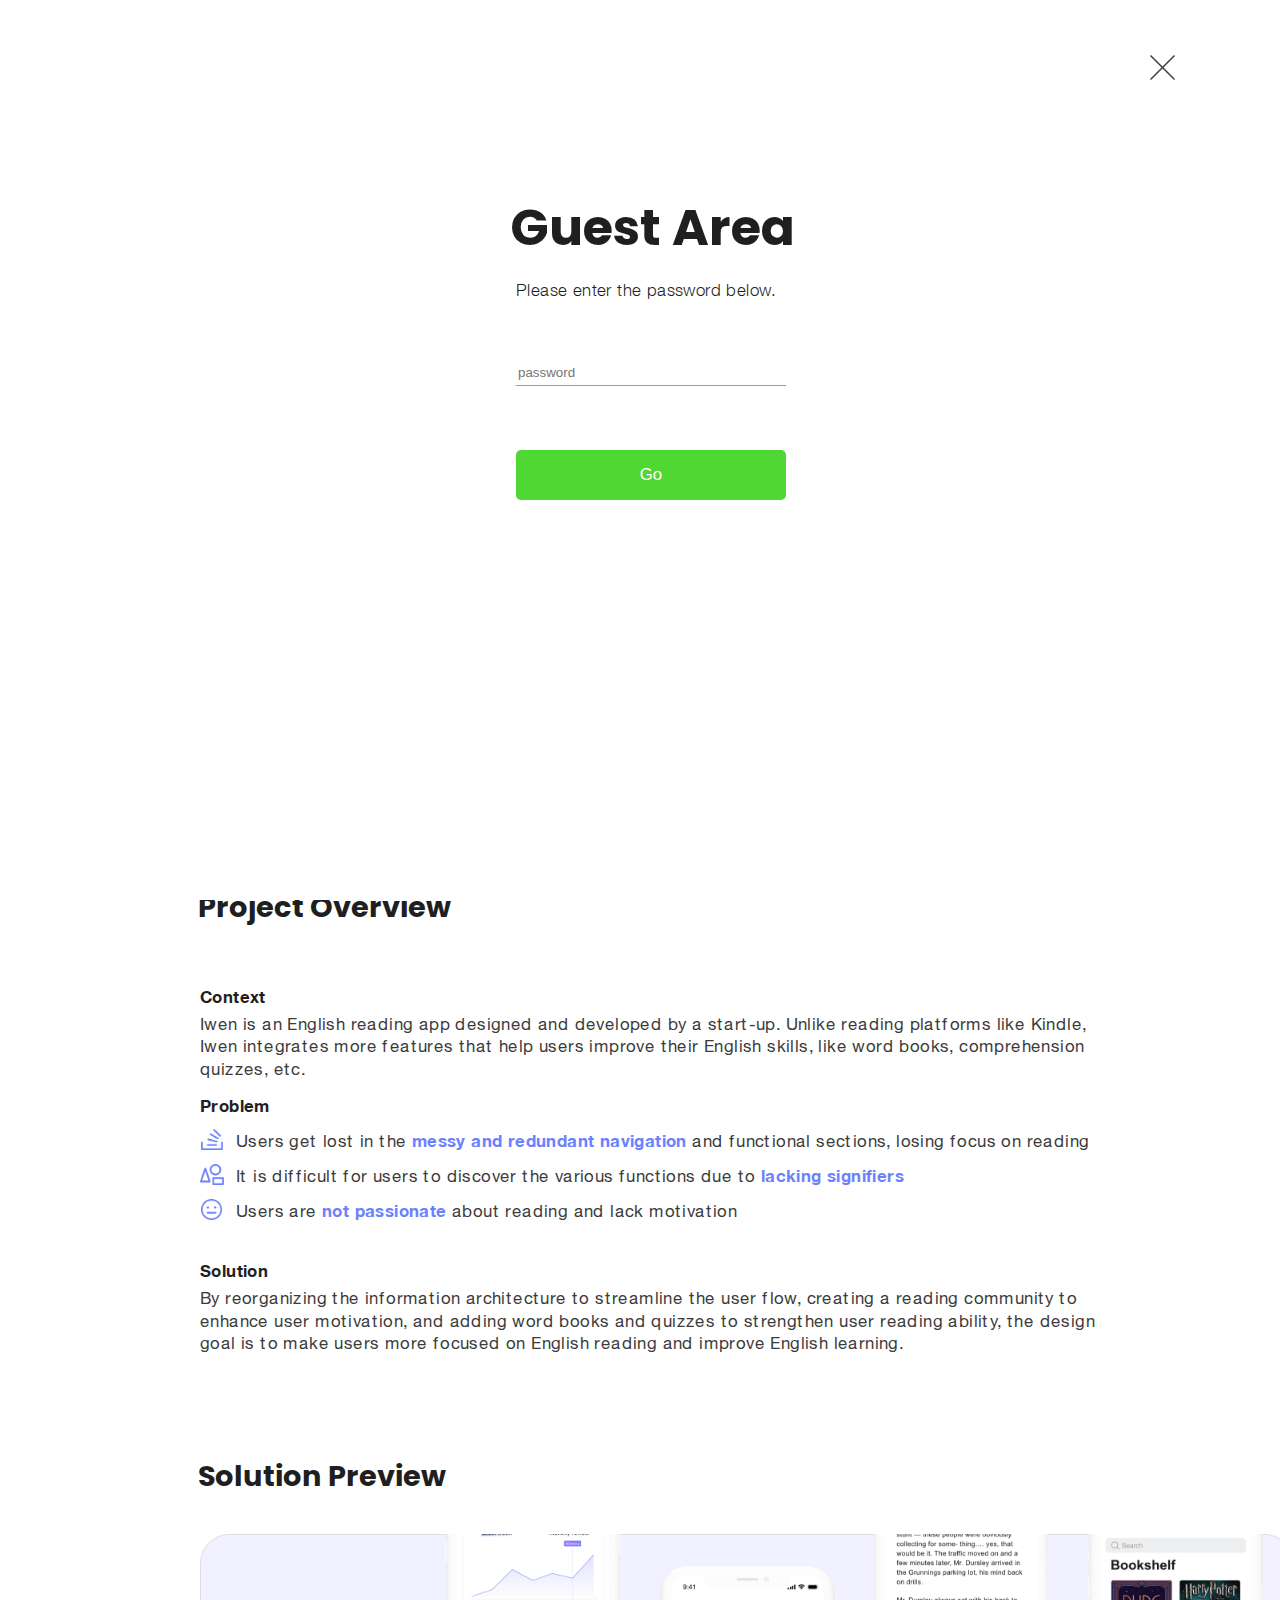
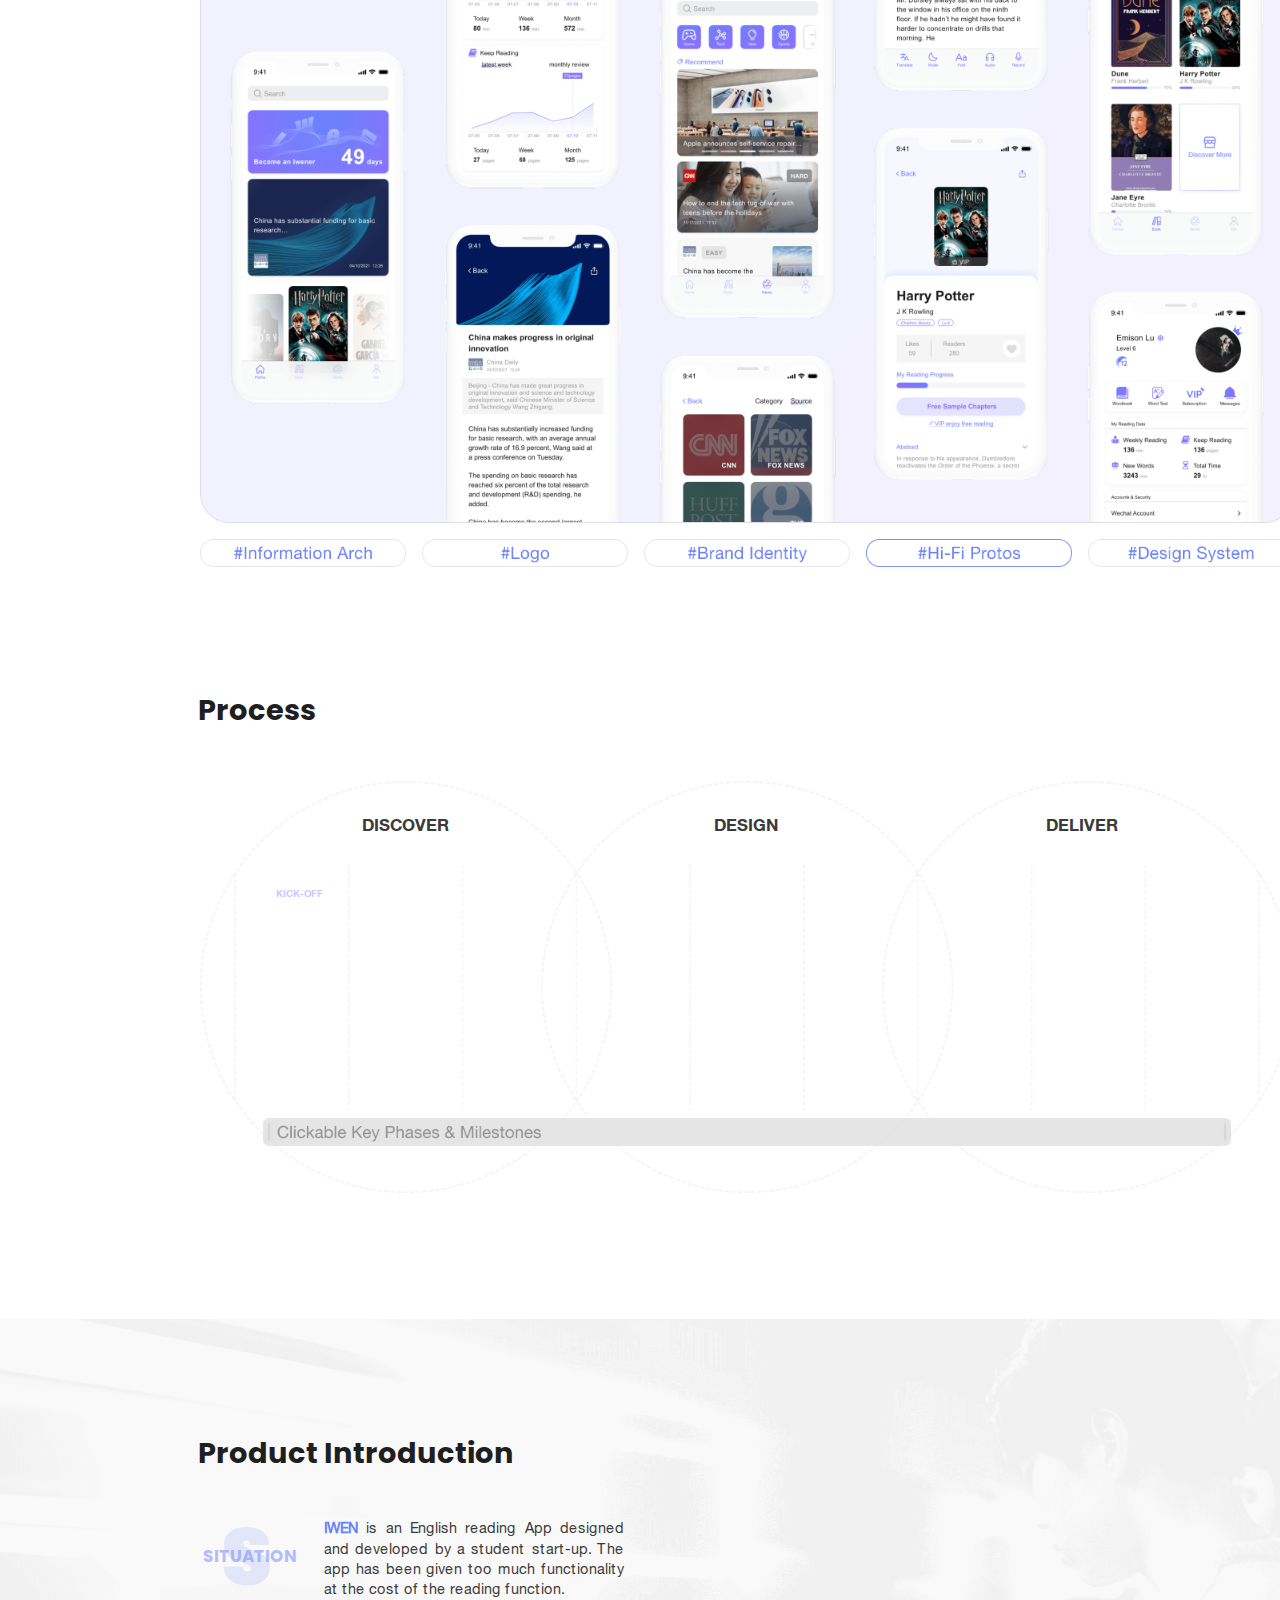
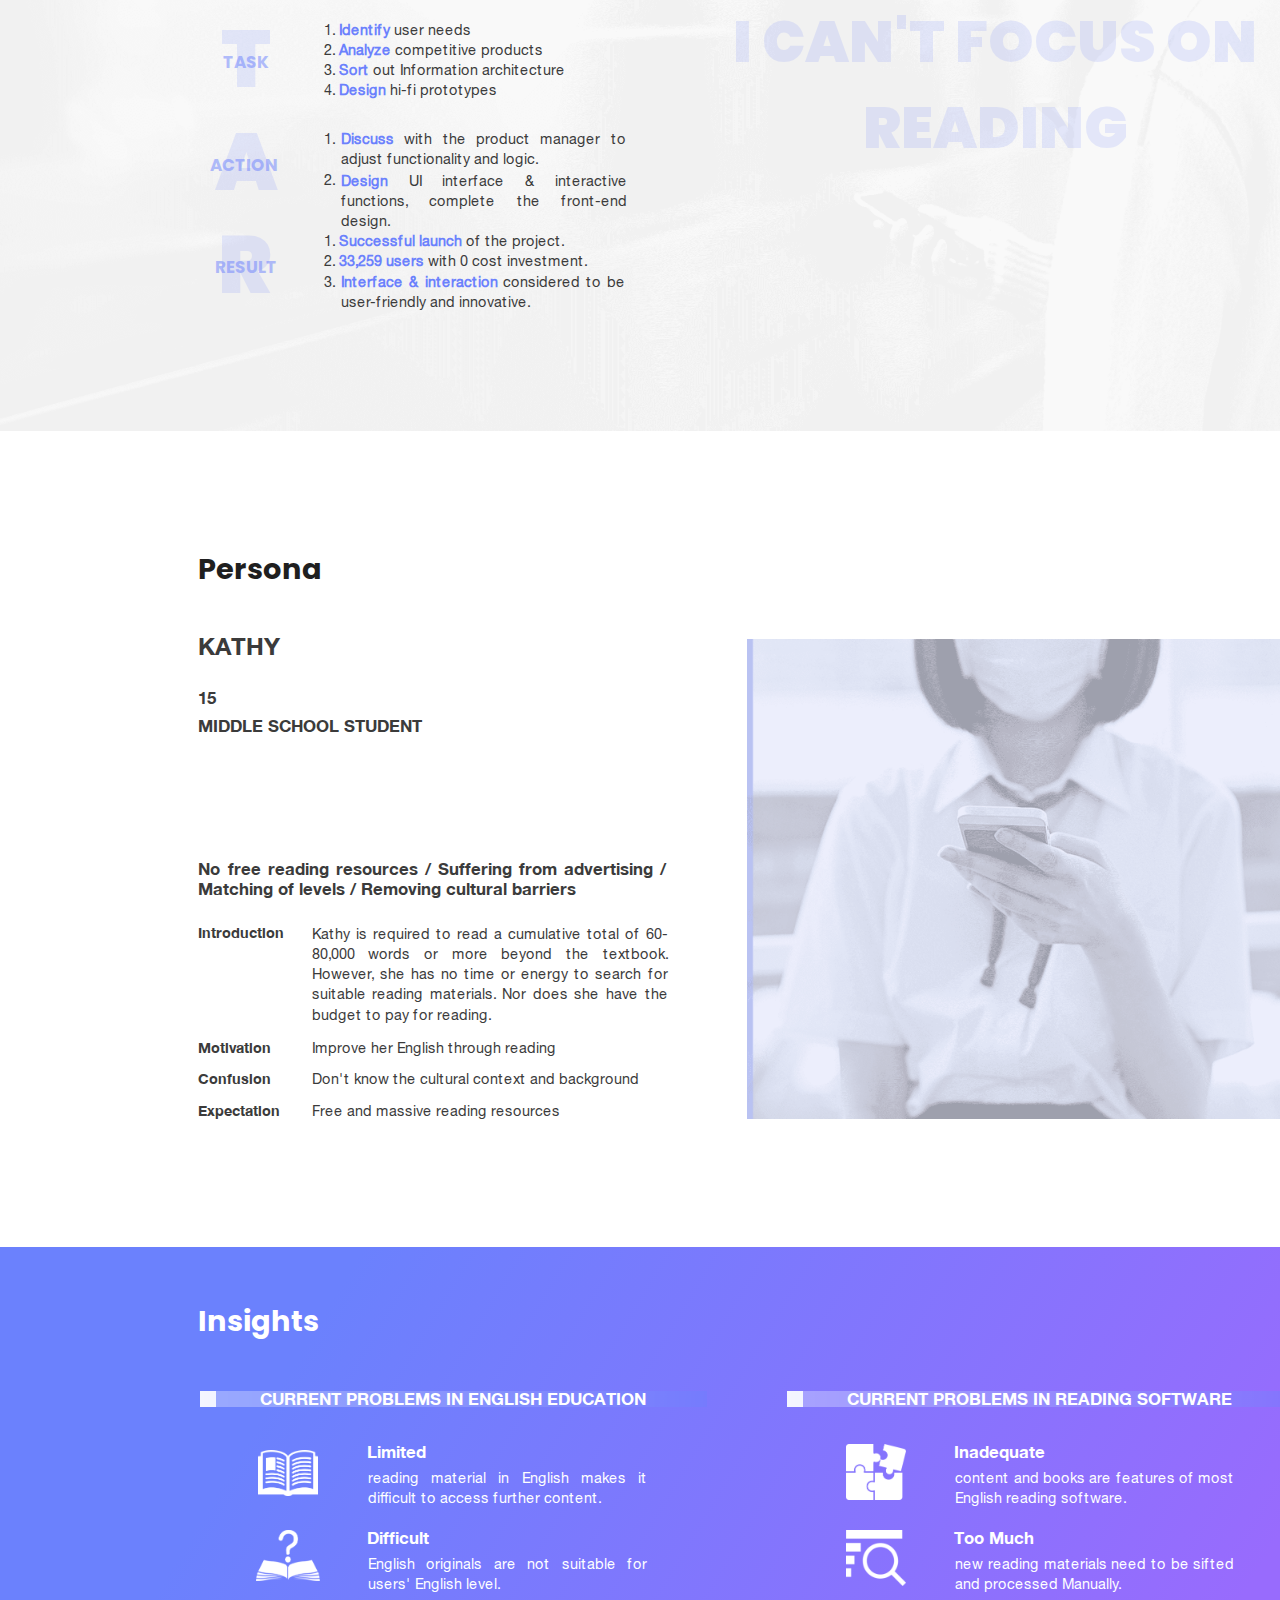
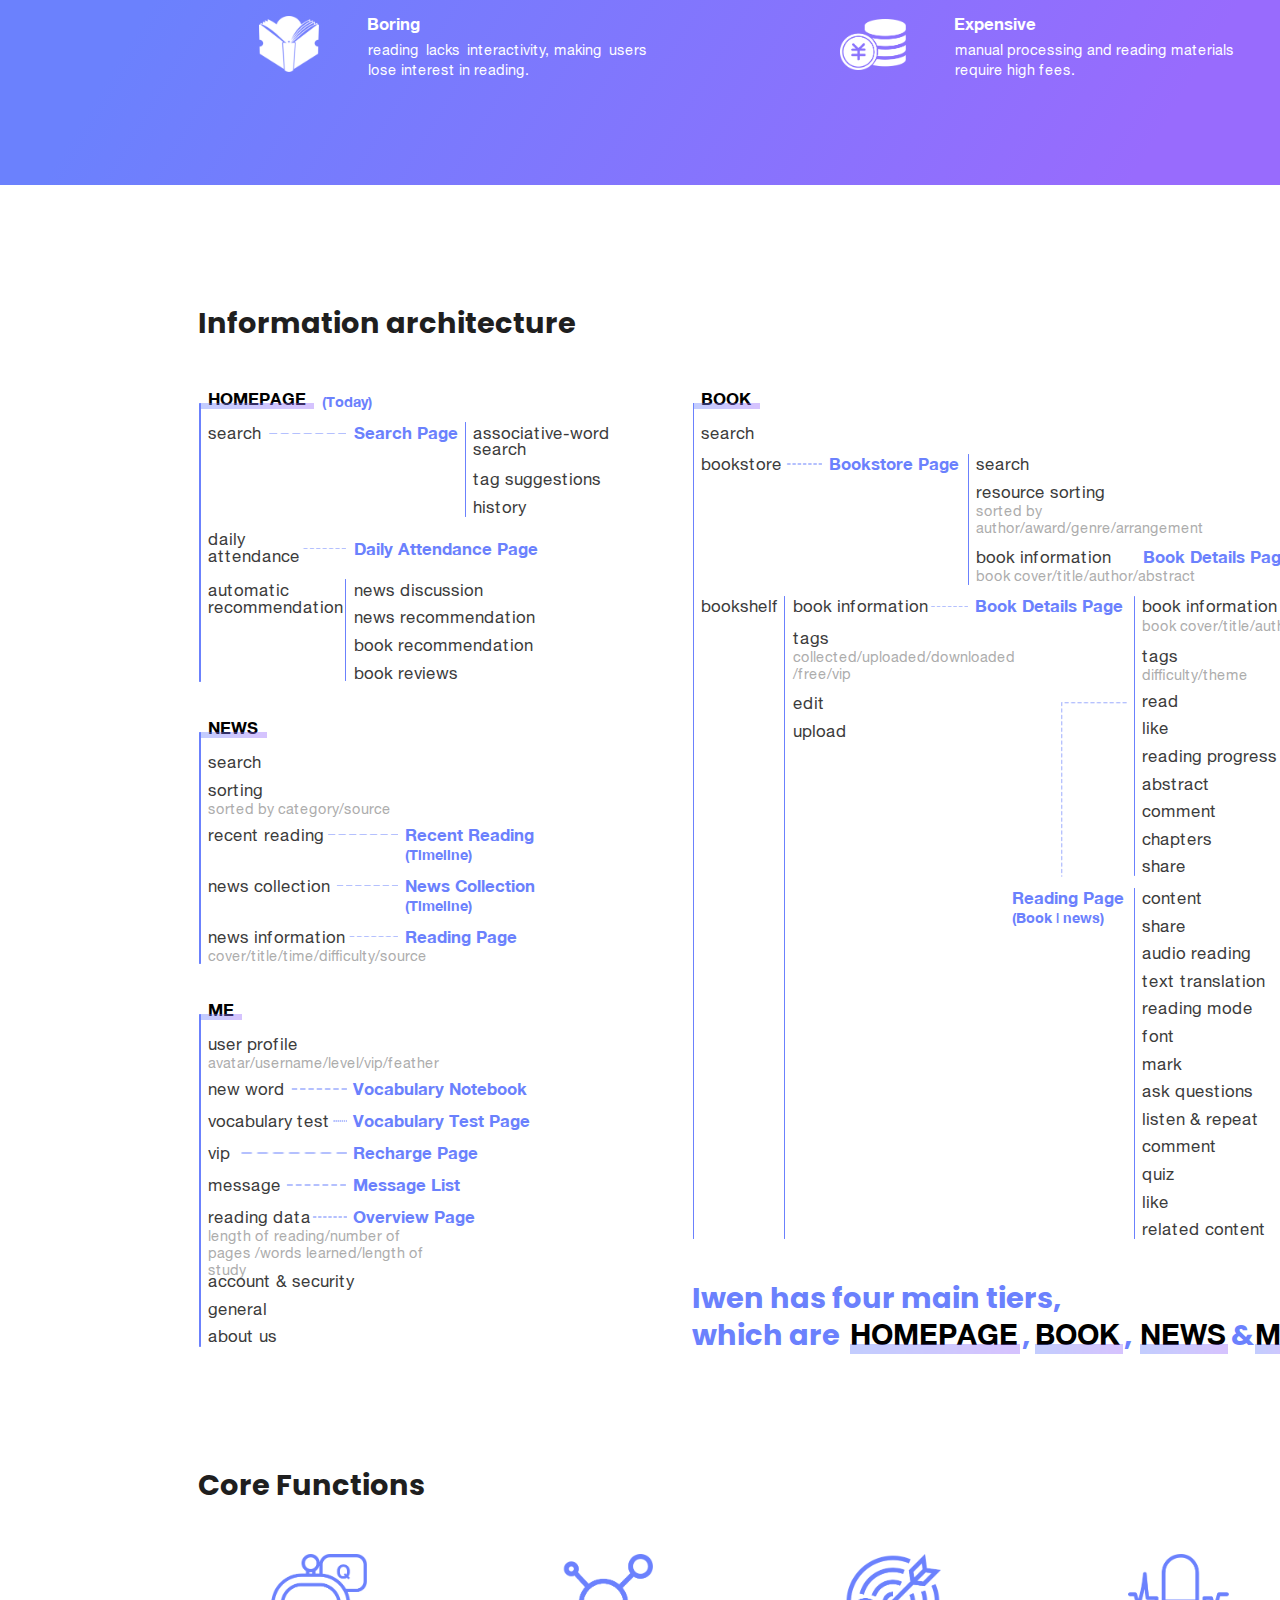
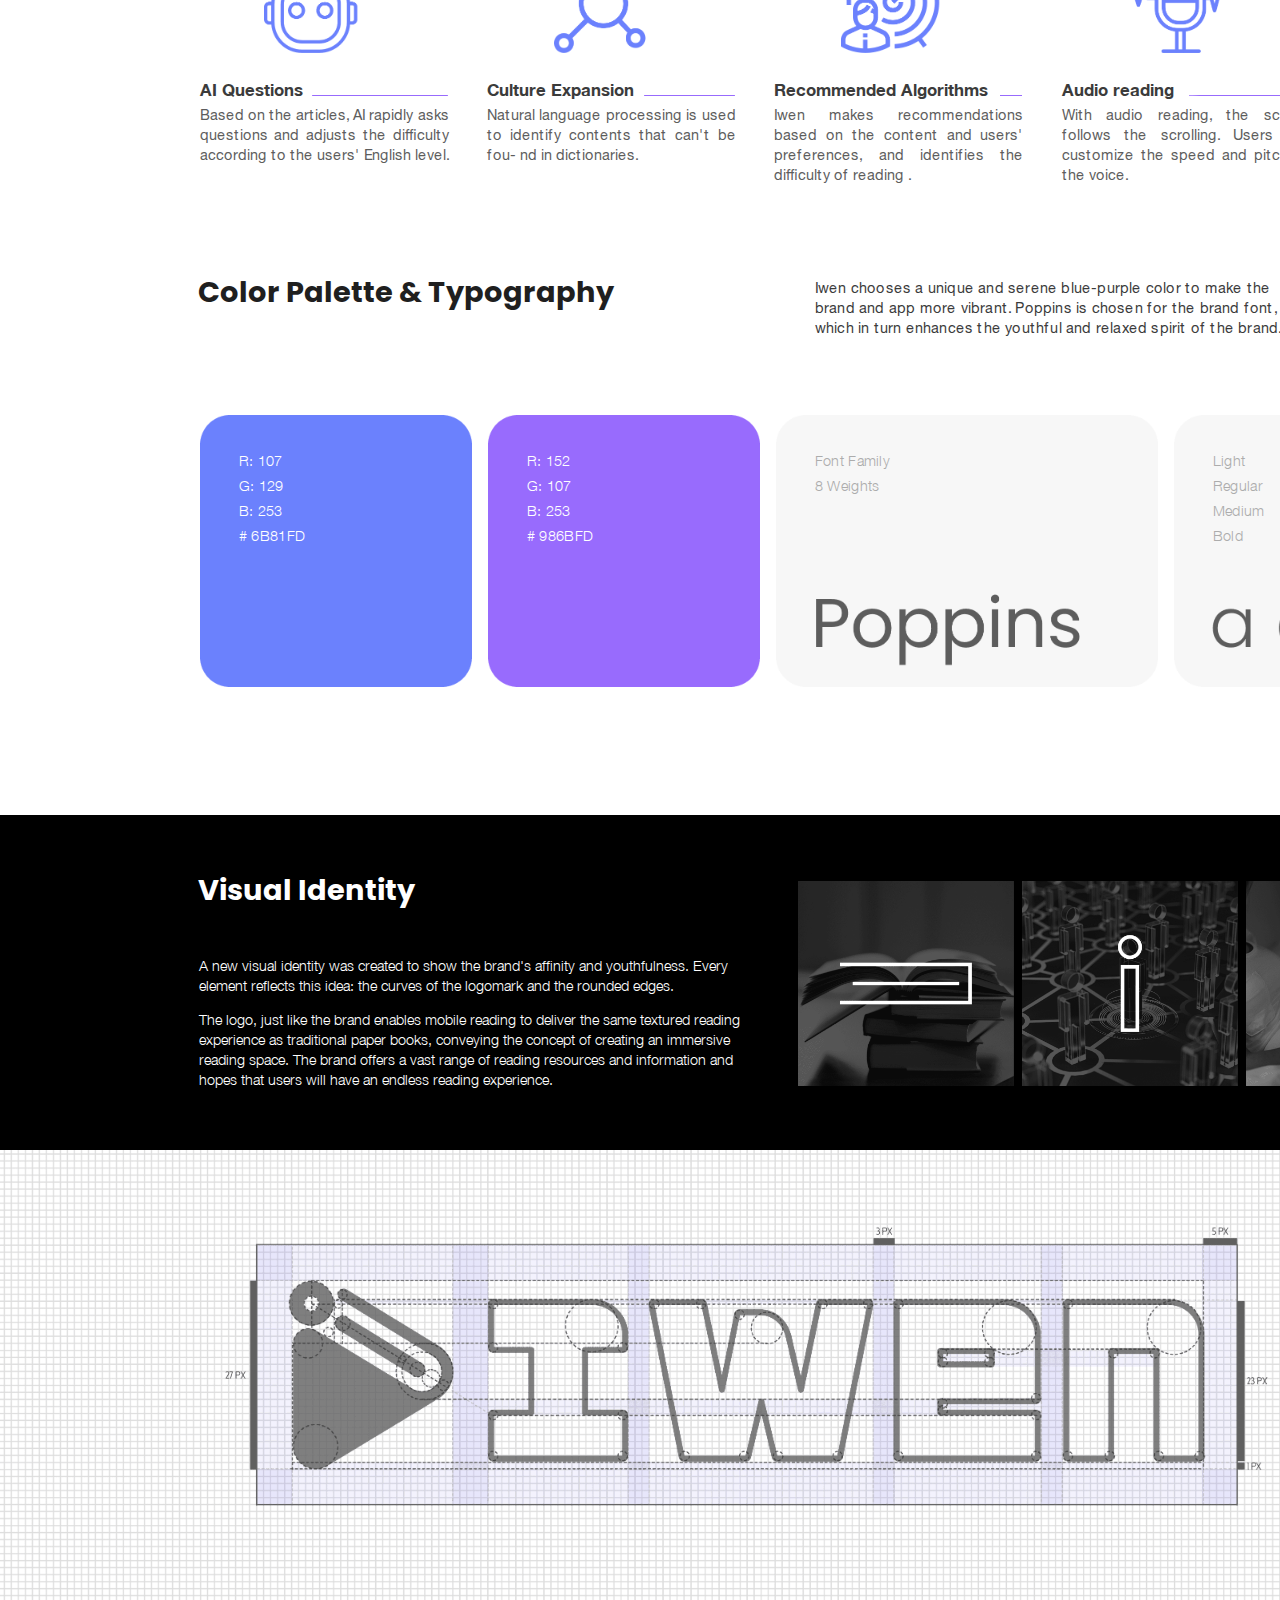
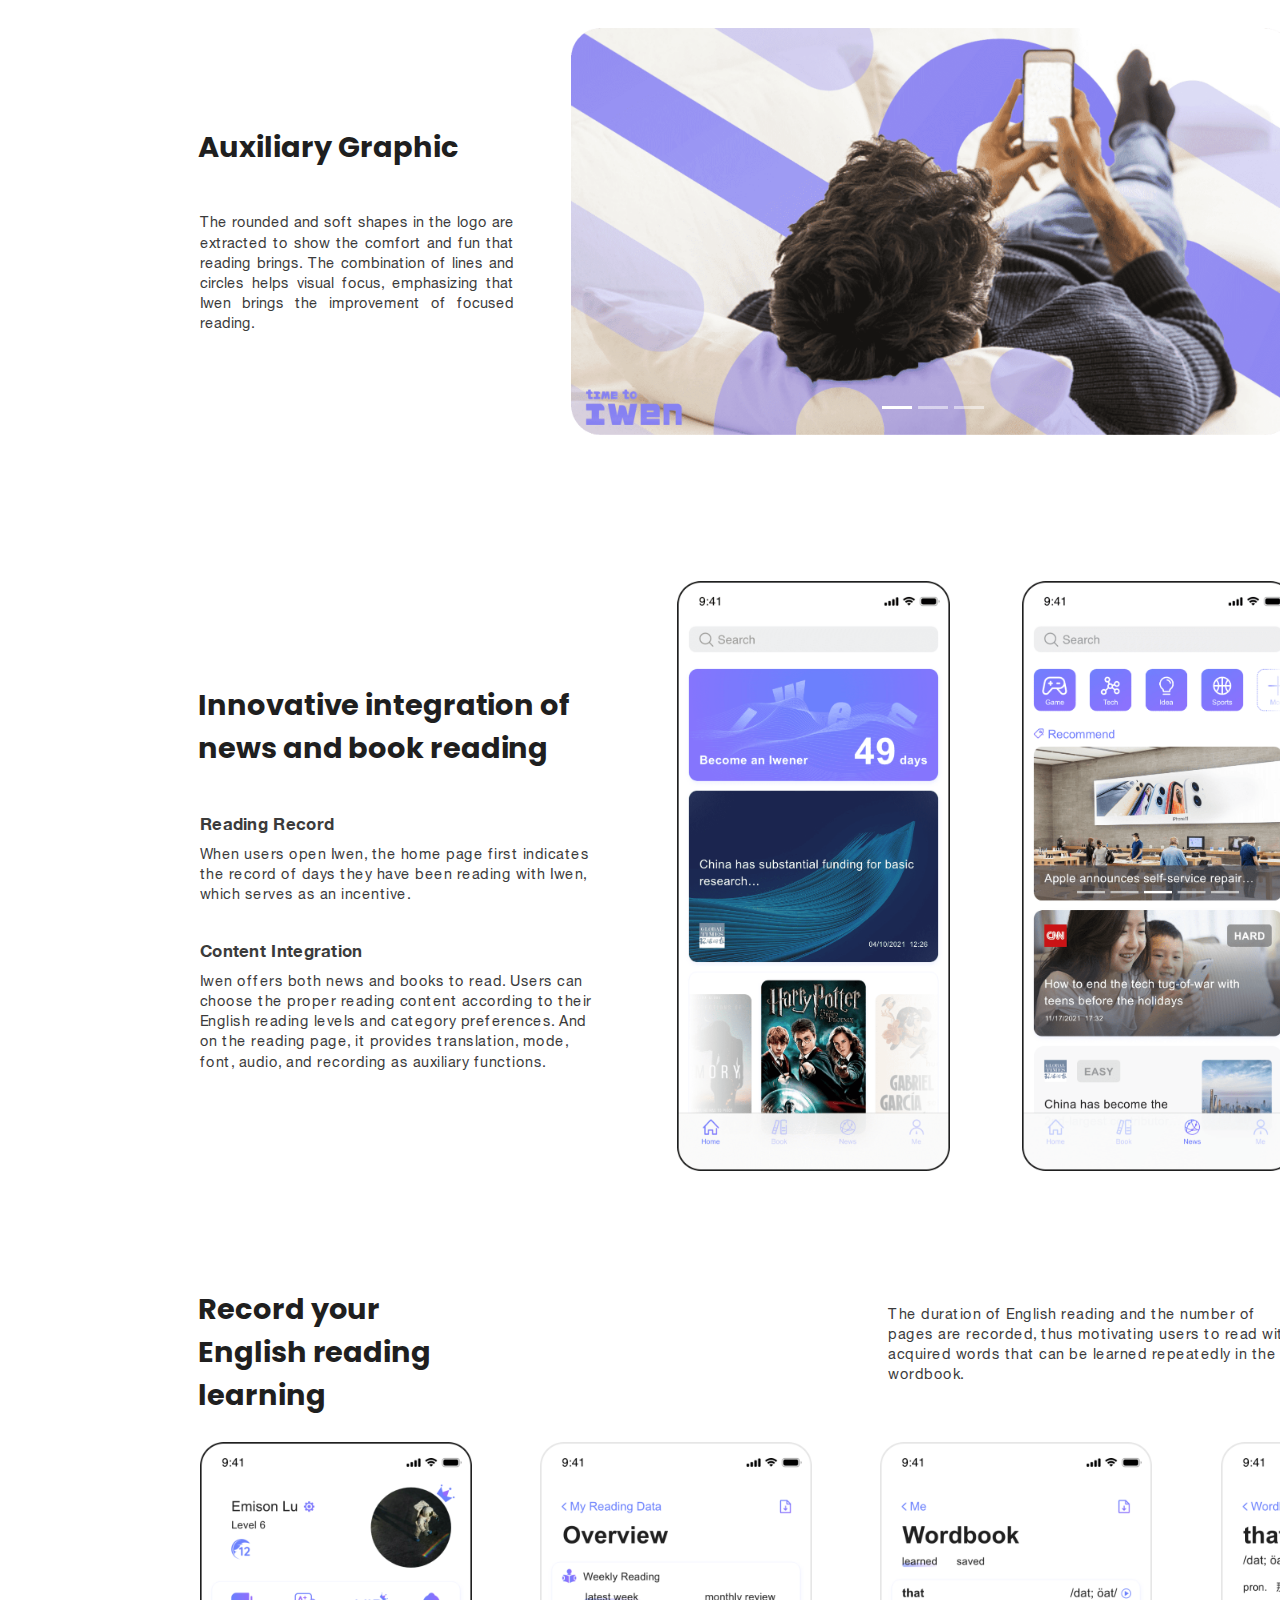
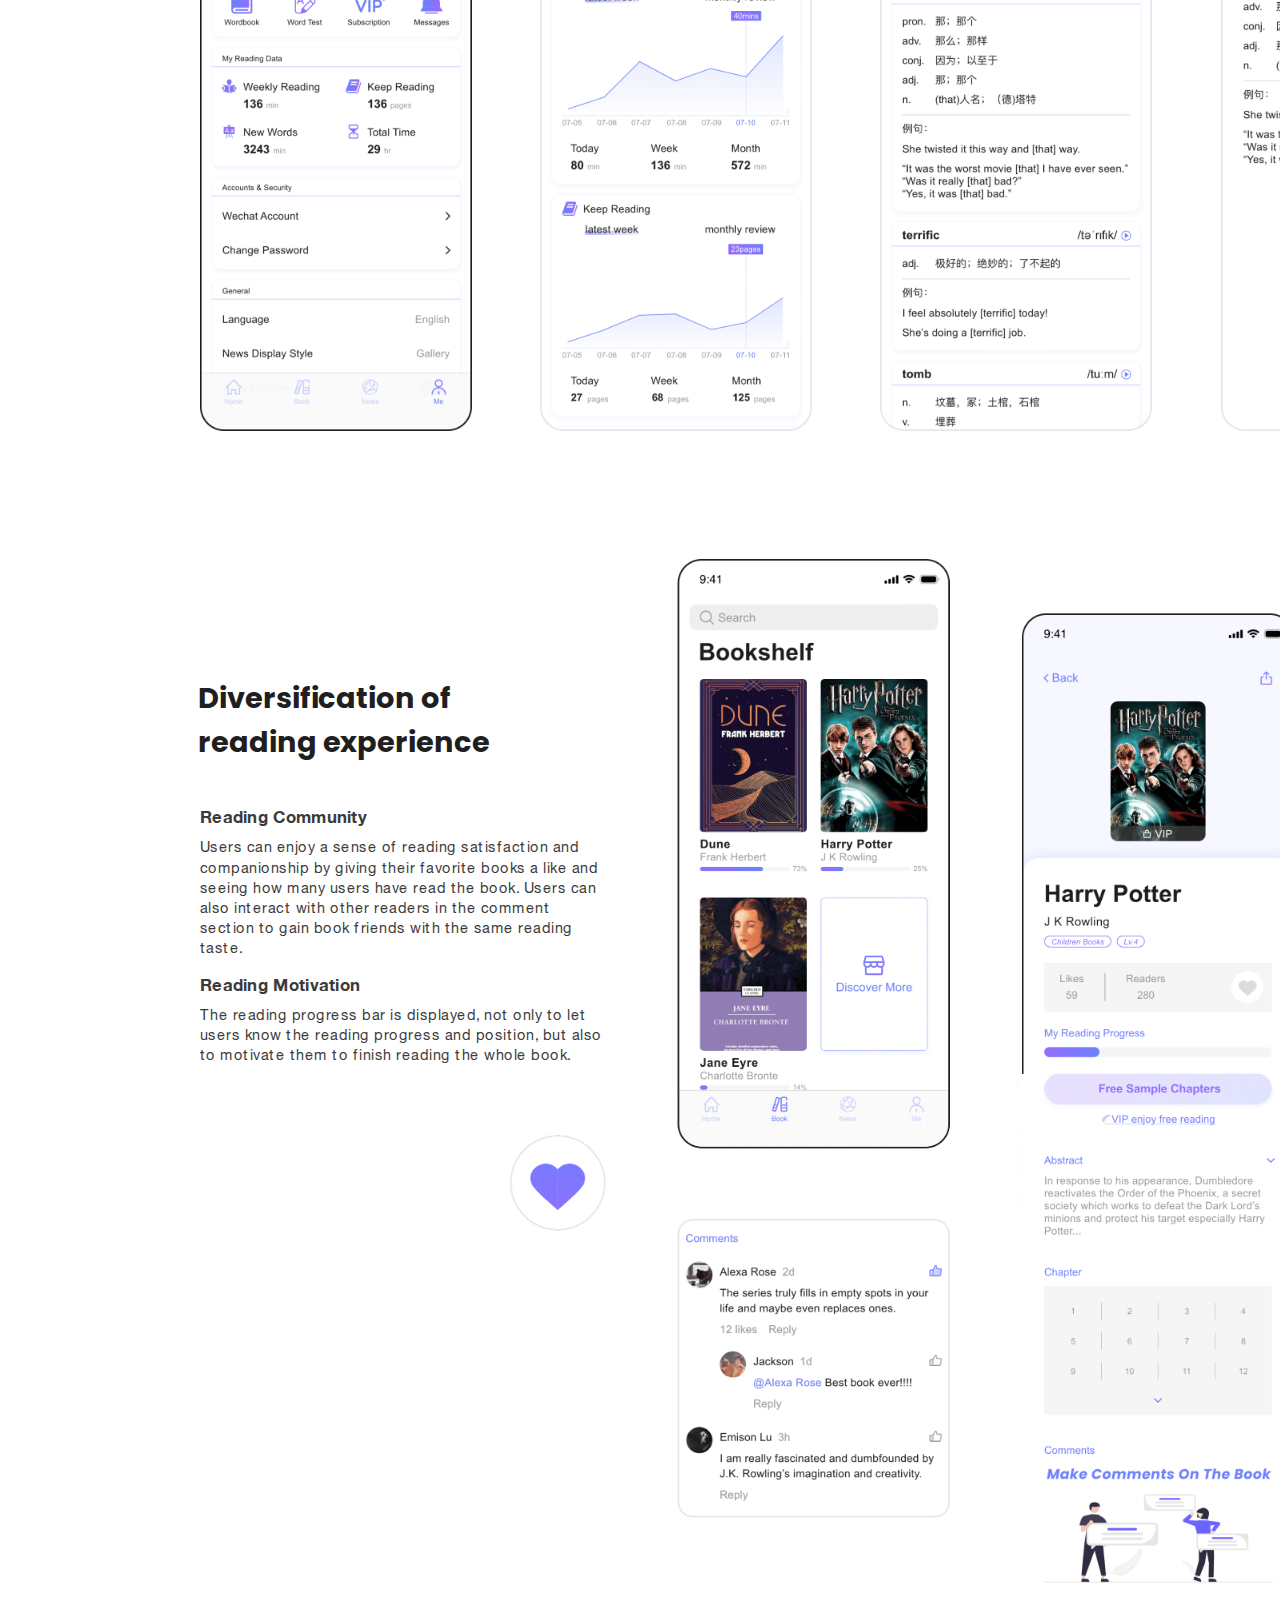
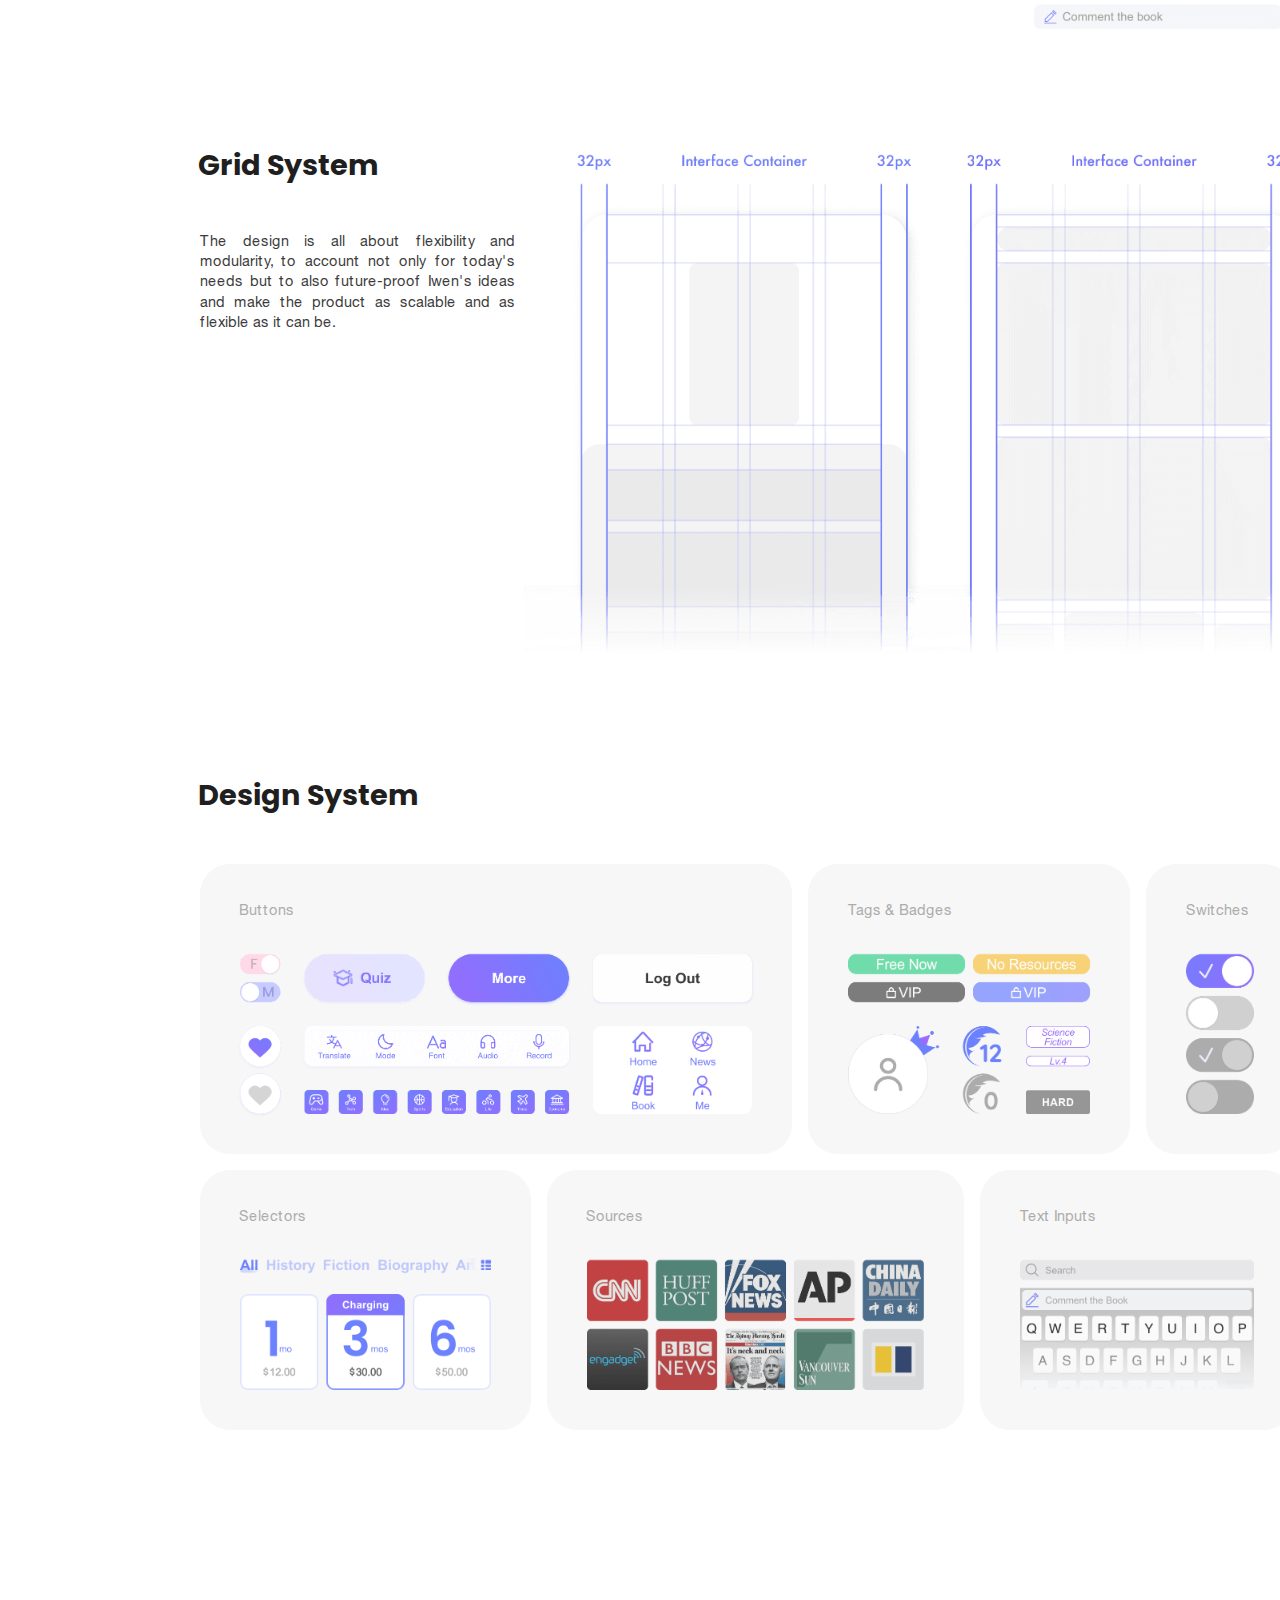
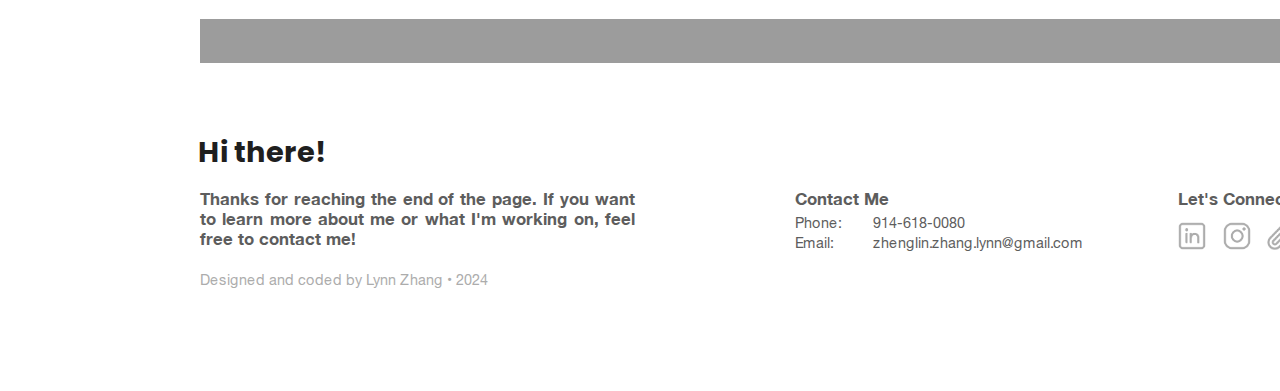
<file: iwen.html>
<!DOCTYPE html>
<html lang="en">

<head>
    <meta charset="utf-8">
    <meta name="viewport" content="width=device-width, initial-scale=1.0">
    <title>Lynn Zhang | Iwen</title>
    <style>
        @font-face {
            font-family: 'Helvetica Neue';
            src: url("static/fonts/HelveticaNeue.ttf")
        }

        @font-face {
            font-family: 'Helvetica Neue Bold';
            src: url("static/fonts/HelveticaNeue-Bold.ttf")
        }

        @font-face {
            font-family: 'Helvetica Neue Light';
            src: url("static/fonts/HelveticaNeue-Light.ttf")
        }
    </style>
    <link rel="shortcut icon" href="static/image/cover/favicon.ico">
    <link rel="preconnect" href="https://fonts.googleapis.com">
    <link rel="preconnect" href="https://fonts.gstatic.com" crossorigin>
    <link href="https://fonts.googleapis.com/css2?family=Poppins:wght@300;400;500;700&display=swap" rel="stylesheet">
    <link href="./static/css/style.css" rel="stylesheet">
    <link href="./static/css/iwen.css" rel="stylesheet">
    <link rel="stylesheet" href="./static/css/animate.css" />
</head>

<body>
    <div class="lock" id="lock1">
        <a href="javascript:void(0);" onclick="back_main()"><img src="static/image/photo/close.png"
                style="width: 35px;margin-top: 50px;position: absolute;right: 100px;"></a>
        <div class="content">
            <p class="title" style="width: 260px;margin: 190px 0 0 0;">Guest Area</p>
            <p class="font1" style="width: 270px;margin: 280px 0 0 6px;">Please enter the password below.</p>
            <input type="password" id="password" class="password-input" placeholder="password">
            <p class="font1" style="width: 270px;margin: 425px 0 0 6px;color: #fc232f;font-size: 14.4px;display: none;"
                id="pwd_error">Please enter the correct password</p>
            <button onclick="checkPassword()"
                style="width:270px;margin: 450px 0 0 6px;background-color:#4fd733;border: none;height: 50px;color: white;font-size: 16.8px;border-radius: 5px;">Go</button>
        </div>
    </div>
    <div class="nav_work" id="nnn1">
        <div class="content">
            <a href="#" id="sy0">
                <img alt="pic" src="./static/image/common/logo.png" id="sy1"
                    style="width:44.0px;height:44.0px;margin:27.0px 0 0 116.0px;z-index:9999;opacity:1;">
                <img alt="pic" src="./static/image/iwen/logo.png" id="sy2"
                    style="width:44.0px;height:44.0px;margin:27.0px 0 0 116.0px;z-index:9999;opacity:0;">
            </a>
            <img alt="pic" src="./static/image/common/click.png"
                style="width:57.6px;height:4px;margin:62.6px 0 0 906.8px;opacity: 0;" id="lig1">
            <img alt="pic" src="./static/image/common/click.png"
                style="width:91.2px;height:4px;margin:62.6px 0 0 1012.4px;opacity: 0;" id="lig2">
            <img alt="pic" src="./static/image/common/click.png"
                style="width:37.2px;height:4px;margin:62.6px 0 0 1146.4px;opacity: 0;" id="lig3">
            <img alt="pic" src="./static/image/common/click.png"
                style="width:68.2px;height:4px;margin:62.6px 0 0 1226.4px;opacity: 0;" id="lig4">
            <a href="/">
                <p class="font1" style="margin:28.6px 0 0 198.2px">Lynn Z</p>
            </a>
            <a href="/">
                <p class="font2" style="margin:33.0px 0 0 906.8px" id="lig11">Work</p>
            </a>
            <a target="_blank"
                href="https://drive.google.com/file/d/1Fj9TLvb60T07fDlUSmnbDXqyg7BCTxRq/view?usp=sharing">
                <p class="font3" style="margin:33.0px 0 0 1012.4px" id="lig22">Resume</p>
            </a>
            <a href="./etc.html">
                <p class="font3" style="margin:33.0px 0 0 1145.6px" id="lig33">Etc.</p>
            </a>
            <a href="./about.html">
                <p class="font3" style="margin:33.0px 0 0 1226.4px" id="lig44">About</p>
            </a>
        </div>
    </div>
    <div id="page0">
        <div class="content">
            <p class="font1" style="margin:130.0px 0 0 200px;font-size: 38.4px;letter-spacing: -0.2px;line-height: 58.0px;width: 608.0px;color: #1F1F1F;">Mobile App Design for English Reading & Learning</p>
            <p class="font1" style="margin:245.0px 0 0 200px;font-size: 16.8px;letter-spacing: 0.3px;line-height: 40.0px;font-weight: 500;color: #3B3B3B;">Internship @ Iwen</p>
            <!-- <p class="font2" style="margin:347.6px 0 0 198.4px">Redesign for the English Reading App</p> -->
            <!-- <p class="font3" style="margin:470.0px 0 0 200px">Startup Program</p>
            <p class="font3" style="margin:493.2px 0 0 200px">User Experience Design</p>
            <p class="font3" style="margin:516.4px 0 0 200px">2021.04 — Ongoing</p> -->
            <p class="font3" style="margin:382.4px 0 0 200px;font-size: 16.8px;letter-spacing: 0.3px;line-height:20.8px;color: #1f1f1f;font-weight: bold;">My Role</p>
            <p class="font3" style="margin:382.4px 0 0 392.0px;font-size: 16.8px;letter-spacing: 0.3px;line-height:20.8px;color: #1f1f1f;font-weight: bold;">Timeline</p>
            <p class="font3" style="margin:382.4px 0 0 584.0px;font-size: 16.8px;letter-spacing: 0.3px;line-height:20.8px;color: #1f1f1f;font-weight: bold;">Team</p>
            <p class="font3" style="margin:408.4px 0 0 200px;font-size: 14.4px;letter-spacing: 0.3px;line-height:20.8px;color: #3B3B3B;">UX Design Intern</p>
            <p class="font3" style="margin:408.4px 0 0 392.0px;font-size: 14.4px;letter-spacing: 0.3px;line-height:20.8px;color: #3B3B3B;">2021.04 - 2022.05</p>
            <p class="font3" style="margin:408.4px 0 0 584.0px;font-size: 14.4px;letter-spacing: 0.3px;line-height:20.8px;color: #3B3B3B;">Bran (Product Manager)</p>
            <p class="font3" style="margin:428.4px 0 0 584.0px;font-size: 14.4px;letter-spacing: 0.3px;line-height:20.8px;color: #3B3B3B;">Zelin (Front-End Engineer)</p>
            <p class="font3" style="margin:448.4px 0 0 584.0px;font-size: 14.4px;letter-spacing: 0.3px;line-height:20.8px;color: #3B3B3B;">Paveen (Back-End Engineer)</p>
            <p class="font3" style="margin:520.4px 0 0 200px;font-size: 14.4px;letter-spacing: 0.3px;line-height:20.8px;color: #3B3B3B;width: 574.0px;">I spent over a year designing an English reading and learning app at Iwen, a tech startup. In addition to product design work, I also created the branding.</p>
            <img alt="pic" src="./static/image/iwen/page0_software.png"
                style="width:152.0px;margin:570px 0 0 196.4px">
            <img alt="pic" src="./static/image/iwen/page0_phone.png" style="width:1494.0px;margin:0 0 0 0">
            <img alt="pic" src="./static/image/iwen/line1.png" style="width:574.0px;margin:366px 0 0 200px">
            <img alt="pic" src="./static/image/iwen/line2.png" style="width:574.0px;margin:504px 0 0 200px">
            <img alt="pic" src="./static/image/iwen/line3.png" style="width:1135px;margin:700px 0 0 200px">
            <!-- <img alt="pic" src="./static/image/iwen/iwen_logo.png" style="width:109.1px;margin:58.4px 0 0 791.2px"> -->
            <!-- <a href="./static/pdf/IWEN.pdf" target="_blank" id="pdf">
                <img alt="pic" src="./static/image/iwen/page0_pdf.png" id="a1"
                    style="width:20.6px;margin:220px 0 0 590.8px;opacity: 1;">
                <img alt="pic" src="./static/image/iwen/page0_pdf_hover.png" id="a2"
                    style="width:20.6px;margin:220px 0 0 590.8px;opacity: 0;">
            </a> -->
        </div>
    </div>
    <!-- <div class="wow animate__fadeInUp" data-wow-duration="1.2s" data-wow-delay="0s" data-wow-offset="100">
        <div class="brief" style="margin-top: 50px;height: 452.0px;">
            <img alt="pic" src="./static/image/common/dot.png"
                style="width:7.6px;margin:253.2px 0 0 640.0px;position: absolute;">
            <img alt="pic" src="./static/image/common/dot.png"
                style="width:7.6px;margin:309.6px 0 0 640.0px;position: absolute;">
            <p class="font1z" style="margin:106.4px 0 0 200.0px;">Duration</p>
            <p class="font1z" style="margin:164.4px 0 0 200.0px;">Team</p>
            <p class="font2z" style="margin:127.6px 0 0 200.0px;">April 2021 — Ongoing</p>
            <p class="font2z" style="margin:185.6px 0 0 200.0px;">Zhenglin Zhang (UX Designer)</p>
            <p class="font2z" style="margin:205.6px 0 0 200.0px;">Bran (Product Manager)</p>
            <p class="font2z" style="margin:225.6px 0 0 200.0px;">Zelin (Front-End Engineer)</p>
            <p class="font2z" style="margin:245.6px 0 0 200.0px;">Paveen (Back-End Engineer)</p>
            <p class="font3z" style="margin:106.4px 0 0 640.0px;">My Role</p>
            <div class="font4z" style="margin:136.4px 0 0 640.0px;">Iwen was my <p
                    style="display: inline;font-family: 'Helvetica Neue Bold', sans-serif;color: #1f1f1f;">UX internship
                </p> project with an
                interdisciplinary team. It was my initial exposure to the SCRUM process, where I defined user profiles,
                researched the market, reorganized the information architecture, and handed off a high-fidelity
                prototype.
            </div>
            <div class="font4z" style="margin:246px 0 0 655.6px;width: 638.4px;">
                <p style="display: inline;font-family: 'Helvetica Neue Bold', sans-serif;color: #1f1f1f;">Research:</p>
                User Interview, Competitive Analysis, Information Architecture, and Research Analysis
            </div>
            <div class="font4z" style="margin:301.3px 0 0 655.6px;width: 638.4px;">
                <p style="display: inline;font-family: 'Helvetica Neue Bold', sans-serif;color: #1f1f1f;">Design:</p>
                Branding, Visual Identity, Ideation Sketching, Wireframing, Prototyping, Interaction & Visual Design
            </div>

        </div>
    </div> -->
    <div class="wow animate__fadeInUp" data-wow-duration="1.2s" data-wow-delay="0s" data-wow-offset="100">
        <div id="role" style="margin-top: 0px;height: 564.0px;">
            <div class="content">
                <p class="title" style="margin:43.6px 0 0 198.4px">Project Overview</p>
                <p class="font1"
                    style="margin:144.0px 0 0 200px;font-family: 'Helvetica Neue Bold', sans-serif;color: #1F1F1F">
                    Context
                </p>
                <p class="font1"
                    style="margin:252.8px 0 0 200px;font-family: 'Helvetica Neue Bold', sans-serif;color: #1F1F1F">
                    Problem
                </p>
                <p class="font1"
                    style="margin:418.4px 0 0 200px;font-family: 'Helvetica Neue Bold', sans-serif;color: #1F1F1F">
                    Solution
                </p>
                <p class="font1"
                    style="margin:170.8px 0 0 200px;width: 912.8px;letter-spacing: 0.4px;line-height: 22.4px;">
                    Iwen is an English reading app designed
                    and developed by a start-up. Unlike reading platforms like Kindle, Iwen integrates more features
                    that
                    help users improve their English skills, like word books, comprehension quizzes, etc.</p>
                <p class="font1"
                    style="margin:445.2px 0 0 200px;width: 912.8px;letter-spacing: 0.4px;line-height: 22.4px;">
                    By reorganizing the information architecture to streamline the user flow, creating a reading
                    community
                    to enhance user motivation, and adding word books and quizzes to strengthen user reading ability,
                    the
                    design goal is to make users more focused on English reading and improve English learning.</p>
                <img alt="pic" src="./static/image/iwen/111.png"
                    style="width:21.9px;margin:286.8px 0 0 200.8px;position: absolute;">
                <img alt="pic" src="./static/image/iwen/222.png"
                    style="width:23.9px;margin:322.0px 0 0 200px;position: absolute;">
                <img alt="pic" src="./static/image/iwen/333.png"
                    style="width:21.2px;margin:357.2px 0 0 201.2px;position: absolute;">
                <div class="font1" style="margin:287.6px 0 0 236.0px;letter-spacing: 0.4px;width: 876.8px;">Users get
                    lost in the
                    <p style="display: inline;font-family: 'Helvetica Neue Bold', sans-serif;color: #6B81FD;">messy and
                        redundant navigation</p>
                    and functional sections, losing focus on reading
                </div>
                <div class="font1" style="margin:322.8px 0 0 236.0px;letter-spacing: 0.4px;width: 876.8px;">It is
                    difficult for users to discover the various functions due to
                    <p style="display: inline;font-family: 'Helvetica Neue Bold', sans-serif;color: #6B81FD;">lacking
                        signifiers</p>
                </div>
                <div class="font1" style="margin:358.0px 0 0 236.0px;letter-spacing: 0.4px;width: 876.8px;">Users are
                    <p style="display: inline;font-family: 'Helvetica Neue Bold', sans-serif;color: #6B81FD;">not
                        passionate </p>about reading and lack motivation
                </div>
            </div>
        </div>
    </div>
    <div class="wow animate__fadeInUp" data-wow-duration="1.2s" data-wow-delay="0s" data-wow-offset="100">
        <div id="page_pre" style="margin-top:-70px">
            <p class="title" style="margin:118.8px 0 0 198.4px">Solution Preview</p>
            <img alt="pic" src="./static/image/iwen/pre.png"
                style="width:1094.0px;margin:197.6px 0 0 200px;position: absolute;">
            <img alt="pic" src="./static/image/iwen/arch.png" id="pc1"
                style="width:974.0px;margin:233.6px 0 0 260.0px;position: absolute;display: none;">
            <img alt="pic" src="./static/image/iwen/pre_logo.png" id="pc2"
                style="width:976.3px;margin:333.2px 0 0 258.8px;position: absolute;display: none;opacity: 0;">
            <img alt="pic" src="./static/image/iwen/pre_logo2.png" id="pc22"
                style="width:714.8px;margin:372.4px 0 0 389.6px;position: absolute;display: none;opacity: 1;">
            <img alt="pic" src="./static/image/iwen/brand.png" id="pc3"
                style="width:1094.0px;margin:197.6px 0 0 200px;position: absolute;display: none;">
            <img alt="pic" src="./static/image/iwen/hi.png" id="pc4"
                style="width:1091.0px;margin:198.4px 0 0 201.6px;position: absolute;">
            <img alt="pic" src="./static/image/iwen/design.png" id="pc5"
                style="width:974.0px;margin:240.4px 0 0 260.0px;position: absolute;display: none;">
            <a href="javascript:void(0);" id="pre_res" onclick="display1()">
                <img alt="pic" id="pre_res1" src="./static/image/iwen/pre_res.png"
                    style="height:27.6px;margin:803.2px 0 0 200.0px;opacity:1">
                <img alt="pic" id="pre_res2" src="./static/image/iwen/pre_res_h.png"
                    style="height:27.6px;margin:803.2px 0 0 200.0px;opacity:0">
            </a>
            <a href="javascript:void(0);" id="pre_inf" onclick="display2()">
                <img alt="pic" id="pre_inf1" src="./static/image/iwen/pre_inf.png"
                    style="height:27.6px;margin:803.2px 0 0 422.0px;opacity:1">
                <img alt="pic" id="pre_inf2" src="./static/image/iwen/pre_inf_h.png"
                    style="height:27.6px;margin:803.2px 0 0 422.0px;opacity:0">
            </a>
            <a href="javascript:void(0);" id="pre_bra" onclick="display3()">
                <img alt="pic" id="pre_bra1" src="./static/image/iwen/pre_bra.png"
                    style="height:27.6px;margin:803.2px 0 0 644.0px;opacity:1">
                <img alt="pic" id="pre_bra2" src="./static/image/iwen/pre_bra_h.png"
                    style="height:27.6px;margin:803.2px 0 0 644.0px;opacity:0">
            </a>
            <a href="javascript:void(0);" id="pre_hi" onclick="display4()">
                <img alt="pic" id="pre_hi1" src="./static/image/iwen/pre_hi.png"
                    style="height:27.6px;margin:803.2px 0 0 866.0px;opacity:1">
                <img alt="pic" id="pre_hi2" src="./static/image/iwen/pre_hi_h.png"
                    style="height:27.6px;margin:803.2px 0 0 866.0px;opacity:1">
            </a>
            <a href="javascript:void(0);" id="pre_des" onclick="display5()">
                <img alt="pic" id="pre_des1" src="./static/image/iwen/pre_des.png"
                    style="height:27.6px;margin:803.2px 0 0 1088.0px;opacity:1">
                <img alt="pic" id="pre_des2" src="./static/image/iwen/pre_des_h.png"
                    style="height:27.6px;margin:803.2px 0 0 1088.0px;opacity:0">
            </a>
        </div>
    </div>
    <div class="ps" style="display: none;" id="nnn2">
        <img alt="pic" src="./static/image/common/line.png"
            style="height:1px;width:100%;margin:95.0px 0 0 0;opacity: 0.6;position: absolute;">
        <div class="content">
            <a href="javascript:void(0);" onclick="discover()">
                <img alt="pic" src="./static/image/common/discover.png" id="dis1"
                    style="width:88.8px;margin:28.6px 0 0 338.0px;position: absolute;">
                <img alt="pic" src="./static/image/common/discover1.png" id="dis"
                    style="width:88.8px;margin:28.6px 0 0 338.0px;position: absolute;display: none;">
            </a>
            <a href="javascript:void(0);" onclick="design()">
                <img alt="pic" src="./static/image/common/design.png" id="des1"
                    style="width:65.6px;margin:27.0px 0 0 714.4px;position: absolute;">
                <img alt="pic" src="./static/image/common/design1.png" id="des"
                    style="width:65.6px;margin:27.0px 0 0 714.4px;position: absolute;display: none;">
            </a>
            <a href="javascript:void(0);" onclick="deliver()">
                <img alt="pic" src="./static/image/common/deliver.png" id="del1"
                    style="width:72.8px;margin:27.0px 0 0 1075.2px;position: absolute;">
                <img alt="pic" src="./static/image/common/deliver1.png" id="del"
                    style="width:72.8px;margin:27.0px 0 0 1075.2px;position: absolute;display: none;">
            </a>
            <a href="#" id="sl0">
                <img alt="pic" src="./static/image/common/logo.png" id="sl1"
                    style="width:44.0px;height:44.0px;margin:27.0px 0 0 116.0px;position: absolute;z-index:9999;opacity:1;">
                <img alt="pic" src="./static/image/iwen/logo.png" id="sl2"
                    style="width:44.0px;height:44.0px;margin:27.0px 0 0 116.0px;position: absolute;z-index:9999;opacity:0;">
            </a>
            <img alt="pic" src="./static/image/iwen/lll.png" id="lll3"
                style="height:2px;width:364.8px;margin:93.5px 0 0 929.4px;opacity: 0;position: absolute;">
            <img alt="pic" src="./static/image/iwen/lll.png" id="lll2"
                style="height:2px;width:364.8px;margin:93.5px 0 0 564.6px;opacity: 0;position: absolute;">
            <img alt="pic" src="./static/image/iwen/lll.png" id="lll1"
                style="height:2px;width:364.8px;margin:93.5px 0 0 199.8px;opacity: 0;position: absolute;">
        </div>
    </div>
    <div class="wow animate__fadeInUp" data-wow-duration="1.2s" data-wow-delay="0s" data-wow-offset="100">
        <div id="process">
            <p class="title" style="margin:98px 0 0 198px;">Process</p>
            <p class="font1" style="margin:224.0px 0 0 361.6px;">DISCOVER</p>
            <p class="font1" style="margin:224.0px 0 0 714.4px;">DESIGN</p>
            <p class="font1" style="margin:224.0px 0 0 1046.0px;">DELIVER</p>
            <img alt="pic" src="./static/image/iwen/process.png"
                style="height:412.0px;width:1094.0px;margin:190px 0 0 200.0px">
            <img alt="pic" src="./static/image/common/kp.png" style="width: 967.6px;margin:527.6px 0 0 263.2px">
            <p class="font2" style="margin:297.6px 0 0 276.0px;">KICK-OFF</p>
            <div style="position:absolute;height:35.2px;width:0;margin:312.4px 0 0 262.0px;overflow: hidden;" id="pp1">
                <a href="#" id="p_r">
                    <img alt="pic" id="p_r1" src="./static/image/iwen/process_re.png"
                        style="height:35.2px;width:330.0px;margin:0 0 0 0;opacity:0">
                    <img alt="pic" id="p_r2" src="./static/image/iwen/process_re_h.png"
                        style="height:35.2px;width:330.0px;margin:0 0 0 0;opacity:0">
                </a>
            </div>
            <div style="position:absolute;height:35.2px;width:0;margin:348.4px 0 0 487.6px;overflow: hidden;" id="pp2">
                <a href="#" id="p_e">
                    <img alt="pic" id="p_e1" src="./static/image/iwen/process_exp.png"
                        style="height:35.2px;width:213.6px;margin:0 0 0 0;opacity:0">
                    <img alt="pic" id="p_e2" src="./static/image/iwen/process_exp_h.png"
                        style="height:35.2px;width:213.6px;margin:0 0 0 0;opacity:0">
                </a>
            </div>
            <div style="position:absolute;height:35.2px;width:0;margin:384.4px 0 0 689.2px;overflow: hidden;" id="pp3">
                <a href="#" id="p_w">
                    <img alt="pic" id="p_w1" src="./static/image/iwen/process_brand.png"
                        style="height:35.2px;width:216.4px;margin:0 0 0 0;opacity:0">
                    <img alt="pic" id="p_w2" src="./static/image/iwen/process_brand_h.png"
                        style="height:35.2px;width:216.4px;margin:0 0 0 0;opacity:0">
                </a>
            </div>
            <div style="position:absolute;height:35.2px;width:0;margin:420.4px 0 0 905.6px;overflow: hidden;" id="pp4">
                <a href="#" id="p_s">
                    <img alt="pic" id="p_s1" src="./static/image/iwen/process_de.png"
                        style="height:35.2px;width:223.2px;margin:0 0 0 0;opacity:0">
                    <img alt="pic" id="p_s2" src="./static/image/iwen/process_de_h.png"
                        style="height:35.2px;width:223.2px;margin:0 0 0 0;opacity:0">
                </a>
            </div>
            <div style="position:absolute;height:35.2px;width:0;margin:420.4px 0 0 1136.8px;overflow: hidden;" id="pp5">
                <a href="#" id="p_i">
                    <img alt="pic" id="p_i1" src="./static/image/iwen/process_inter.png"
                        style="height:35.2px;width:141.2px;margin:0 0 0 0;opacity:0">
                    <img alt="pic" id="p_i2" src="./static/image/iwen/process_inter_h.png"
                        style="height:35.2px;width:141.2px;margin:0 0 0 0;opacity:0">
                </a>
            </div>
        </div>
    </div>
    <div id="page1">
        <div class="wow animate__fadeInUp" data-wow-duration="1.2s" data-wow-delay="0s" data-wow-offset="100">
            <div class="content">
                <p class="title" style="margin:113.2px 0 0 198.4px">Product Introduction</p>
                <p class="font1" style="margin:176.8px 0 0 220.8px">S</p>
                <p class="font1" style="margin:279.2px 0 0 220.8px">T</p>
                <p class="font1" style="margin:382px 0 0 215px">A</p>
                <p class="font1" style="margin:485.6px 0 0 218px">R</p>
                <p class="font2" style="margin:224px 0 0 203px">SITUATION</p>
                <p class="font2" style="margin:330px 0 0 223px">TASK</p>
                <p class="font2" style="margin:433px 0 0 210px">ACTION</p>
                <p class="font2" style="margin:535px 0 0 215px">RESULT</p>
                <p class="font4" style="margin:280px 0 0 730px">I CAN'T FOCUS ON
                    READING</p>
                <div class="font3" style="margin:199.6px 0 0 324px;line-height: 20.2px;">
                    <p style="display: inline;font-weight:900;color:#6B81FD;font-family: 'Helvetica Neue', sans-serif;">
                        IWEN</p> is an
                    English reading App designed
                    and developed by a student start-up. The app has been given too much functionality at the cost of
                    the
                    reading function.
                </div>
                <div class="font3" style="margin:302px 0 0 324px;">1. <p
                        style="display: inline;font-weight:900;color:#6B81FD;font-family: 'Helvetica Neue', sans-serif;">
                        Identify</p>
                    user
                    needs</div>
                <div class="font3" style="margin:322.2px 0 0 324px;">2. <p
                        style="display: inline;font-weight:900;color:#6B81FD;font-family: 'Helvetica Neue', sans-serif;">
                        Analyze</p>
                    competitive products</div>
                <div class="font3" style="margin:342.4px 0 0 324px;">3. <p
                        style="display: inline;font-weight:900;color:#6B81FD;font-family: 'Helvetica Neue', sans-serif;">
                        Sort</p> out
                    Information architecture</div>
                <div class="font3" style="margin:362.6px 0 0 324px;">4. <p
                        style="display: inline;font-weight:900;color:#6B81FD;font-family: 'Helvetica Neue', sans-serif;">
                        Design</p>
                    hi-fi
                    prototypes</div>
                <div class="font3" style="margin:410px 0 0 324px;line-height: 20.2px;">1.</div>
                <div class="font3" style="margin:410px 0 0 341px;width:284.5px;line-height: 20.2px;">
                    <p style="display: inline;font-weight:900;color:#6B81FD;font-family: 'Helvetica Neue', sans-serif;">
                        Discuss</p>
                    with
                    the product manager to adjust functionality and logic.
                </div>
                <div class="font3" style="margin:452px 0 0 324px;">2.</div>
                <div class="font3" style="margin:452px 0 0 341px;width:286px;line-height: 20.2px;">
                    <p style="display: inline;font-weight:900;color:#6B81FD;font-family: 'Helvetica Neue', sans-serif;">
                        Design</p> UI
                    interface & interactive functions, complete the front-end design.
                </div>
                <div class="font3" style="margin:513px 0 0 324px;">
                    1. <p
                        style="display: inline;font-weight:900;color:#6B81FD;font-family: 'Helvetica Neue', sans-serif;">
                        Successful
                        launch</p> of the project.
                </div>
                <div class="font3" style="margin:533.2px 0 0 324px;">
                    2. <p
                        style="display: inline;font-weight:900;color:#6B81FD;font-family: 'Helvetica Neue', sans-serif;">
                        33,259 users
                    </p>
                    with 0 cost investment.
                </div>
                <div class="font3" style="margin:553.4px 0 0 324px;line-height: 20.2px;">3.</div>
                <div class="font3" style="margin:553.4px 0 0 341px;width:284px;line-height: 20.2px;">
                    <p style="display: inline;font-weight:900;color:#6B81FD;font-family: 'Helvetica Neue', sans-serif;">
                        Interface &
                        interaction</p> considered to be user-friendly and innovative.
                </div>
            </div>
        </div>
    </div>
    <div class="block"></div>
    <div class="wow animate__fadeInUp" data-wow-duration="1.2s" data-wow-delay="0s" data-wow-offset="100">
        <div id="page2">
            <p class="title" style="margin:53.6px 0 0 198.4px">Persona</p>
            <p class="font1" style="margin:137.6px 0 0 198.4px">KATHY</p>
            <p class="font2" style="margin:193.2px 0 0 198.4px">15</p>
            <p class="font2" style="margin:221.2px 0 0 198.4px">MIDDLE SCHOOL STUDENT</p>
            <p class="font2" style="margin:364px 0 0 198.4px">No free reading resources / Suffering from advertising
                / Matching of levels / Removing cultural barriers</p>
            <p class="font3" style="margin:429px 0 0 198.4px">Introduction</p>
            <p class="font3" style="margin:544.4px 0 0 198.4px">Motivation</p>
            <p class="font3" style="margin:575.6px 0 0 198.4px">Confusion</p>
            <p class="font3" style="margin:606.8px 0 0 198.4px">Expectation</p>
            <p class="font4" style="margin:429px 0 0 311.6px;line-height: 20.2px;">Kathy is required to read a
                cumulative total of 60-80,000
                words or more beyond the textbook. However, she has no time or energy to search for suitable reading
                materials. Nor does she have the budget to pay for reading.</p>
            <p class="font4" style="margin:544.4px 0 0 311.6px">Improve her English through reading</p>
            <p class="font4" style="margin:575.6px 0 0 311.6px">Don't know the cultural context and background</p>
            <p class="font4" style="margin:606.8px 0 0 311.6px">Free and massive reading resources</p>
            <img alt="pic" src="./static/image/iwen/page2_persona.png">
        </div>
    </div>
    <div class="block"></div>
    <div id="page3">
        <div class="wow animate__fadeInUp" data-wow-duration="1.2s" data-wow-delay="0s" data-wow-offset="100">
            <div class="content">
                <p class="title" style="color:white;margin:53.6px 0 0 198.4px">Insights</p>
                <img alt="pic" src="./static/image/iwen/page3_sq.png" style="width:16px;margin:144px 0 0 200px">
                <img alt="pic" src="./static/image/iwen/page3_sq.png" style="width:16px;margin:144px 0 0 787.2px">
                <img alt="pic" src="./static/image/iwen/page3_line.png" style="height:16px;margin:144px 0 0 200px">
                <img alt="pic" src="./static/image/iwen/page3_line1.png" style="height:16px;margin:144px 0 0 787.2px">
                <img alt="pic" src="./static/image/iwen/page3_icon-limited.png"
                    style="height:45.2px;margin:203.6px 0 0 258.4px">
                <img alt="pic" src="./static/image/iwen/page3_icon-difficult.png"
                    style="height:50.48px;margin:283.6px 0 0 255.6px">
                <img alt="pic" src="./static/image/iwen/page3_icon-boring.png"
                    style="height:56px;margin:368.8px 0 0 258.8px">
                <img alt="pic" src="./static/image/iwen/page3_icon-inadequate.png"
                    style="height:56px;margin:196.8px 0 0 846px">
                <img alt="pic" src="./static/image/iwen/page3_icon-too.png"
                    style="height:56px;margin:283.6px 0 0 846px">
                <img alt="pic" src="./static/image/iwen/page3_icon-expensive.png"
                    style="height:51.6px;margin:372px 0 0 840.4px">
                <p class="font1" style="margin:142px 0 0 260px">CURRENT PROBLEMS IN ENGLISH EDUCATION</p>
                <p class="font1" style="margin:142px 0 0 847.2px">CURRENT PROBLEMS IN READING SOFTWARE</p>
                <p class="font1" style="margin:195.6px 0 0 366.8px">Limited</p>
                <p class="font1" style="margin:281.6px 0 0 366.8px">Difficult</p>
                <p class="font1" style="margin:367.6px 0 0 366.8px">Boring</p>
                <p class="font1" style="margin:195.6px 0 0 954px">Inadequate</p>
                <p class="font1" style="margin:281.6px 0 0 954px">Too Much</p>
                <p class="font1" style="margin:367.6px 0 0 954px">Expensive</p>
                <p class="font2" style="margin:220.8px 0 0 368px;line-height: 20.2px;">reading material in English makes
                    it difficult to
                    access
                    further content.</p>
                <p class="font2" style="margin:306.8px 0 0 368px;line-height: 20.2px;">English originals are not
                    suitable for users' English
                    level.</p>
                <p class="font2" style="margin:392.8px 0 0 368px;line-height: 20.2px;">reading lacks interactivity,
                    making users lose
                    interest in
                    reading.</p>
                <p class="font2" style="margin:220.8px 0 0 955.2px;line-height: 20.2px;">content and books are features
                    of most English
                    reading
                    software.</p>
                <p class="font2" style="margin:306.8px 0 0 955.2px;line-height: 20.2px;">new reading materials need to
                    be sifted and
                    processed
                    Manually.</p>
                <p class="font2" style="margin:392.8px 0 0 955.2px;line-height: 20.2px;">manual processing and reading
                    materials require high
                    fees.</p>
            </div>
        </div>
    </div>
    <div class="block"></div>
    <div class="wow animate__fadeInUp" data-wow-duration="1.2s" data-wow-delay="0s" data-wow-offset="100">
        <div id="page4">
            <p class="title" style="margin:53.6px 0 0 198.4px;">Information architecture</p>
            <p class="font1" style="margin:139.8px 0 0 208.0px">HOMEPAGE</p>
            <p class="font1" style="margin:469.2px 0 0 208.0px">NEWS</p>
            <p class="font1" style="margin:750.8px 0 0 208.0px">ME</p>
            <p class="font1" style="margin:139.8px 0 0 701.2px">BOOK</p>
            <img alt="pic" src="./static/image/iwen/page5_sq1.png"
                style="width:114.0px;height:6.0px;margin:153.8px 0 0 200.2px">
            <img alt="pic" src="./static/image/iwen/page5_sq1.png"
                style="width:66.8px;height:6.0px;margin:483.2px 0 0 200px">
            <img alt="pic" src="./static/image/iwen/page5_sq1.png"
                style="width:42.4px;height:6.0px;margin:764.8px 0 0 200px">
            <img alt="pic" src="./static/image/iwen/page5_sq1.png"
                style="width:66.8px;height:6.0px;margin:153.8px 0 0 693.2px">
            <img alt="pic" src="./static/image/iwen/page5_line.png"
                style="width:1.2px;height:279.2px;margin:153.8px 0 0 199.4px">
            <img alt="pic" src="./static/image/iwen/page5_line.png"
                style="width:1.2px;height:232.4px;margin:483.2px 0 0 199.4px">
            <img alt="pic" src="./static/image/iwen/page5_line.png"
                style="width:1.2px;height:333.2px;margin:764.8px 0 0 199.4px">
            <img alt="pic" src="./static/image/iwen/page5_line.png"
                style="width:1px;height:95.2px;margin:173.4px 0 0 464.8px">
            <img alt="pic" src="./static/image/iwen/page5_line.png"
                style="width:1px;height:102.0px;margin:330.6px 0 0 345.2px">
            <img alt="pic" src="./static/image/iwen/page5_line.png"
                style="width:1.1px;height:836.8px;margin:153.8px 0 0 692.6px">
            <img alt="pic" src="./static/image/iwen/page5_line.png"
                style="width:1px;height:131.2px;margin:205.0px 0 0 967.6px">
            <img alt="pic" src="./static/image/iwen/page5_line.png"
                style="width:1px;height:643.4px;margin:347.2px 0 0 784.0px">
            <img alt="pic" src="./static/image/iwen/page5_line.png"
                style="width:1px;height:280.0px;margin:347.0px 0 0 1133.6px">
            <img alt="pic" src="./static/image/iwen/page5_line.png"
                style="width:1px;height:351.8px;margin:638.8px 0 0 1133.6px">
            <img alt="pic" src="./static/image/iwen/page5_r.png"
                style="width:65.4px;height:174.2px;margin:453.6px 0 0 1061.4px">
            <p class="font3" style="font-size:14.4px;margin:143.8px 0 0 322.0px">(Today)</p>
            <p class="font3" style="font-size:14.4px;margin:597.0px 0 0 405.2px">(Timeline)</p>
            <p class="font3" style="font-size:14.4px;margin:647.8px 0 0 405.2px">(Timeline)</p>
            <p class="font3" style="font-size:14.4px;margin:660.0px 0 0 1012.4px">(Book | news)</p>
            <p class="font2" style="margin:173.8px 0 0 208.2px">search</p>
            <p class="font2" style="margin:280.2px 0 0 208.2px">daily</p>
            <p class="font2" style="margin:297px 0 0 208.2px">attendance</p>
            <p class="font2" style="margin:331.0px 0 0 208.2px">automatic</p>
            <p class="font2" style="margin:347.8px 0 0 208.2px">recommendation</p>
            <p class="font3" style="margin:173.8px 0 0 353.8px">Search Page</p>
            <p class="font3" style="margin:289.8px 0 0 353.8px">Daily Attendance Page</p>
            <p class="font3" style="margin:576.2px 0 0 405.2px">Recent Reading</p>
            <p class="font3" style="margin:627.0px 0 0 405.2px">News Collection</p>
            <p class="font3" style="margin:677.8px 0 0 405.2px">Reading Page</p>
            <p class="font3" style="margin:830.0px 0 0 353.4px">Vocabulary Notebook</p>
            <p class="font3" style="margin:862.0px 0 0 353.4px">Vocabulary Test Page</p>
            <p class="font3" style="margin:894.0px 0 0 353.4px">Recharge Page</p>
            <p class="font3" style="margin:926.0px 0 0 353.4px">Message List</p>
            <p class="font3" style="margin:958.0px 0 0 353.4px">Overview Page</p>
            <p class="font3" style="margin:205.4px 0 0 829.2px">Bookstore Page</p>
            <p class="font3" style="margin:298.2px 0 0 1143.2px">Book Details Page</p>
            <p class="font3" style="margin:347.6px 0 0 975.4px">Book Details Page</p>
            <p class="font3" style="margin:639.2px 0 0 1012.4px">Reading Page</p>
            <img alt="pic" src="./static/image/iwen/page5_line2.png"
                style="height:1.2px;width:79.4px;margin:184.2px 0 0 267.0px">
            <img alt="pic" src="./static/image/iwen/page5_line2.png"
                style="height:1.2px;width:44.2px;margin:299.0px 0 0 301.8px">

            <img alt="pic" src="./static/image/iwen/page5_line2.png"
                style="height:1.2px;width:71.6px;margin:585.4px 0 0 326.0px">
            <img alt="pic" src="./static/image/iwen/page5_line2.png"
                style="height:1.2px;width:62.8px;margin:636.2px 0 0 334.8px">
            <img alt="pic" src="./static/image/iwen/page5_line2.png"
                style="height:1.2px;width:50.0px;margin:687.4px 0 0 347.8px">

            <img alt="pic" src="./static/image/iwen/page5_line2.png"
                style="height:1.2px;width:56.2px;margin:839.6px 0 0 290.4px">
            <img alt="pic" src="./static/image/iwen/page5_line2.png"
                style="height:1.2px;width:13.4px;margin:871.6px 0 0 333.2px">
            <img alt="pic" src="./static/image/iwen/page5_line2.png"
                style="height:1.2px;width:108.6px;margin:903.6px 0 0 238.0px">
            <img alt="pic" src="./static/image/iwen/page5_line2.png"
                style="height:1.2px;width:61.6px;margin:935.6px 0 0 284.8px">
            <img alt="pic" src="./static/image/iwen/page5_line2.png"
                style="height:1.2px;width:35.0px;margin:967.6px 0 0 311.6px">

            <img alt="pic" src="./static/image/iwen/page5_line2.png"
                style="height:1.2px;width:35.4px;margin:214.6px 0 0 786.2px">
            <img alt="pic" src="./static/image/iwen/page5_line2.png"
                style="height:1.2px;width:37.6px;margin:357.2px 0 0 930.4px">
            <p class="font2" style="margin:173.8px 0 0 473.4px">associative-word</p>
            <p class="font2" style="margin:190.6px 0 0 473.4px">search</p>
            <p class="font2" style="margin:220.6px 0 0 473.4px">tag suggestions</p>
            <p class="font2" style="margin:248.2px 0 0 473.4px">history</p>
            <p class="font2" style="margin:331.0px 0 0 353.8px">news discussion</p>
            <p class="font2" style="margin:358.6px 0 0 353.8px">news recommendation</p>
            <p class="font2" style="margin:386.2px 0 0 353.8px">book recommendation</p>
            <p class="font2" style="margin:413.8px 0 0 353.8px">book reviews</p>
            <p class="font2" style="margin:503.4px 0 0 208.2px">search</p>
            <p class="font2" style="margin:531.0px 0 0 208.2px">sorting</p>
            <p class="font2" style="margin:576.2px 0 0 208.2px">recent reading</p>
            <p class="font2" style="margin:627.0px 0 0 208.2px">news collection</p>
            <p class="font2" style="margin:677.8px 0 0 208.2px">news information</p>
            <p class="font2" style="margin:784.8px 0 0 208.2px">user profile</p>
            <p class="font2" style="margin:830.4px 0 0 208.2px">new word</p>
            <p class="font2" style="margin:862.4px 0 0 208.2px">vocabulary test</p>
            <p class="font2" style="margin:894.4px 0 0 208.2px">vip</p>
            <p class="font2" style="margin:926.4px 0 0 208.2px">message</p>
            <p class="font2" style="margin:958.0px 0 0 208.2px">reading data</p>
            <p class="font2" style="margin:1022.4px 0 0 208.2px">account & security</p>
            <p class="font2" style="margin:1050.0px 0 0 208.2px">general</p>
            <p class="font2" style="margin:1077.6px 0 0 208.2px">about us</p>
            <p class="font4" style="margin:551.4px 0 0 208.2px">sorted by category/source</p>
            <p class="font4" style="margin:698.2px 0 0 208.2px">cover/title/time/difficulty/source</p>
            <p class="font4" style="margin:805.2px 0 0 208.2px">avatar/username/level/vip/feather</p>
            <p class="font4" style="margin:318.6px 0 0 976.2px">book cover/title/author/abstract</p>
            <p class="font4" style="margin:368.0px 0 0 1142.2px">book cover/title/author</p>
            <p class="font4" style="margin:417.2px 0 0 1142.2px">difficulty/theme</p>
            <p class="font4" style="margin:978.4px 0 0 208.2px;width:228.4px;">length of reading/number of pages
                /words learned/length of study</p>
            <p class="font4" style="margin:253.4px 0 0 976.2px;width:218.4px">sorted by
                author/award/genre/arrangement</p>
            <p class="font4" style="margin:399.6px 0 0 792.6px;width:218.4px">
                collected/uploaded/downloaded
                /free/vip</p>
            <p class="font2" style="margin:173.8px 0 0 701.4px">search</p>
            <p class="font2" style="margin:205.4px 0 0 701.4px">bookstore</p>
            <p class="font2" style="margin:347.6px 0 0 701.4px">bookshelf</p>
            <p class="font2" style="margin:347.6px 0 0 792.6px">book information</p>
            <p class="font2" style="margin:379.2px 0 0 792.6px">tags</p>
            <p class="font2" style="margin:444.4px 0 0 792.6px">edit</p>
            <p class="font2" style="margin:472.0px 0 0 792.6px">upload</p>
            <p class="font2" style="margin:205.4px 0 0 976.2px">search</p>
            <p class="font2" style="margin:233.0px 0 0 976.2px">resource sorting</p>
            <p class="font2" style="margin:298.2px 0 0 976.2px">book information</p>
            <p class="font2" style="margin:347.6px 0 0 1142.2px">book information</p>
            <p class="font2" style="margin:396.8px 0 0 1142.2px">tags</p>
            <p class="font2" style="margin:442.0px 0 0 1142.2px">read</p>
            <p class="font2" style="margin:469.6px 0 0 1142.2px">like</p>
            <p class="font2" style="margin:497.2px 0 0 1142.2px">reading progress</p>
            <p class="font2" style="margin:524.8px 0 0 1142.2px">abstract</p>
            <p class="font2" style="margin:552.4px 0 0 1142.2px">comment</p>
            <p class="font2" style="margin:580.0px 0 0 1142.2px">chapters</p>
            <p class="font2" style="margin:607.6px 0 0 1142.2px">share</p>
            <p class="font2" style="margin:639.2px 0 0 1142.2px">content</p>
            <p class="font2" style="margin:666.8px 0 0 1142.2px">share</p>
            <p class="font2" style="margin:694.4px 0 0 1142.2px">audio reading</p>
            <p class="font2" style="margin:722.0px 0 0 1142.2px">text translation</p>
            <p class="font2" style="margin:749.6px 0 0 1142.2px">reading mode</p>
            <p class="font2" style="margin:777.2px 0 0 1142.2px">font</p>
            <p class="font2" style="margin:804.8px 0 0 1142.2px">mark</p>
            <p class="font2" style="margin:832.4px 0 0 1142.2px">ask questions</p>
            <p class="font2" style="margin:860.0px 0 0 1142.2px">listen & repeat</p>
            <p class="font2" style="margin:887.6px 0 0 1142.2px">comment</p>
            <p class="font2" style="margin:915.2px 0 0 1142.2px">quiz</p>
            <p class="font2" style="margin:942.8px 0 0 1142.2px">like</p>
            <p class="font2" style="margin:970.4px 0 0 1142.2px">related content</p>
            <p class="title" style="margin:1028.0px 0 0 691.6px;color:#6B81FD;">Iwen has four main tiers,</p>
            <p class="title" style="margin:1065px 0 0 691.6px;color:#6B81FD;">which are</p>
            <p class="title" style="margin:1065px 0 0 1022px;color:#6B81FD;">,</p>
            <p class="title" style="margin:1065px 0 0 1124px;color:#6B81FD;">,</p>
            <p class="title" style="margin:1065px 0 0 1231px;color:#6B81FD;">&</p>
            <p class="title" style="margin:1065px 0 0 1305px;color:#6B81FD;">.</p>
            <p class="font5" style="margin:1068px 0 0 850px;">HOMEPAGE</p>
            <img alt="pic" src="./static/image/iwen/page5_sq1.png"
                style="width:170.0px;height:10.0px;margin:1095px 0 0 850px;">
            <p class="font5" style="margin:1068px 0 0 1035px;">BOOK</p>
            <img alt="pic" src="./static/image/iwen/page5_sq1.png"
                style="width:88.0px;height:10.0px;margin:1095px 0 0 1035px;">
            <p class="font5" style="margin:1068px 0 0 1140px;">NEWS</p>
            <img alt="pic" src="./static/image/iwen/page5_sq1.png"
                style="width:88.0px;height:10.0px;margin:1095px 0 0 1140px;">
            <p class="font5" style="margin:1068px 0 0 1255px;">ME</p>
            <img alt="pic" src="./static/image/iwen/page5_sq1.png"
                style="width:46.0px;height:10.0px;margin:1095px 0 0 1255px;">
        </div>
    </div>
    <div class="wow animate__fadeInUp" data-wow-duration="1.2s" data-wow-delay="0s" data-wow-offset="100">
        <div id="page5">
            <p class="title" style="margin:53.6px 0 0 198.4px">Core Functions</p>
            <img alt="pic" src="./static/image/iwen/page4_icon-aq.png"
                style="height:99.292px;margin:143.6px 0 0 264.4px">
            <img alt="pic" src="./static/image/iwen/page4_icon-ce.png" style="height:99.292px;margin:143.6px 0 0 554px">
            <img alt="pic" src="./static/image/iwen/page4_icon-ra.png"
                style="height:99.292px;margin:143.6px 0 0 840.8px">
            <img alt="pic" src="./static/image/iwen/page4_icon-ar.png"
                style="height:99.292px;margin:143.6px 0 0 1128px">
            <img alt="pic" src="./static/image/iwen/page4_line1.png"
                style="width:136.8px;height:1px;margin:285px 0 0 311.6px">
            <img alt="pic" src="./static/image/iwen/page4_line2.png"
                style="width:90.8px;height:1px;margin:285px 0 0 644.4px">
            <img alt="pic" src="./static/image/iwen/page4_line3.png"
                style="width:22px;height:1px;margin:285px 0 0 1000.4px">
            <img alt="pic" src="./static/image/iwen/page4_line4.png"
                style="width:121px;height:1px;margin:285px 0 0 1189.2px">
            <p class="font1" style="margin:269.2px 0 0 199.6px">AI Questions</p>
            <p class="font1" style="margin:269.2px 0 0 486.8px">Culture Expansion</p>
            <p class="font1" style="margin:269.2px 0 0 774.4px">Recommended Algorithms</p>
            <p class="font1" style="margin:269.2px 0 0 1061.6px">Audio reading</p>
            <p class="font2" style="margin:294.4px 0 0 199.6px;line-height: 20.2px;">Based on the articles, AI rapidly
                asks questions and
                adjusts
                the difficulty according to the users' English level.</p>
            <p class="font2" style="margin:294.4px 0 0 486.8px;line-height: 20.2px;">Natural language processing is used
                to identify contents
                that can't be fou- nd in dictionaries.</p>
            <p class="font2" style="margin:294.4px 0 0 774.4px;line-height: 20.2px;">Iwen makes recommendations based on
                the content and
                users'
                preferences, and identifies the difficulty of reading .</p>
            <p class="font2" style="margin:294.4px 0 0 1061.6px;line-height: 20.2px;">With audio reading, the screen
                follows the scrolling.
                Users
                can customize the speed and pitch of the voice.</p>
        </div>
    </div>
    <!-- <div class="block"></div> -->
    <div class="wow animate__fadeInUp" data-wow-duration="1.2s" data-wow-delay="0s" data-wow-offset="30">
        <div id="page6">
            <!-- <div style="width:50vw; height:132.0px;background-color:#986BFD;position: absolute;left:50vw"></div>
        <div style="width:50vw; height:132.0px;background-color:#6B81FD;position: absolute;left:50vw;margin-top:132px">
        </div>
        <div style="width:50vw; height:132.0px;background-color:#212121;position: absolute;left:50vw;margin-top:264px">
        </div>
        <div style="width:50vw; height:132.0px;background-color:#4a4a4a;position: absolute;left:50vw;margin-top:396px">
        </div>
        <div style="width:50vw; height:132.0px;background-color:#6e6e6e;position: absolute;left:50vw;margin-top:528px">
        </div> -->
            <div class="content">
                <!-- <img alt="pic" src="./static/image/iwen/page6_background.png"
                style="height:660.0px;width:1263.0px;margin:0 0 0 0px"> -->

                <p class="title" style="margin:53.6px 0 0 198.4px">Color Palette & Typography</p>
                <p class="font2" style="margin:60.4px 0 0 814.8px">Iwen chooses a unique and serene blue-purple color to
                    make the brand and app more vibrant. Poppins is chosen for the brand font, which in turn enhances
                    the youthful and relaxed spirit of the brand.</p>

                <img alt="pic" src="./static/image/iwen/page6_1.png" style="height:272.0px;margin:197.6px 0 0 200.0px">
                <img alt="pic" src="./static/image/iwen/page6_2.png" style="height:272.0px;margin:197.6px 0 0 488.0px">
                <img alt="pic" src="./static/image/iwen/page6_3.png" style="height:272.0px;margin:197.6px 0 0 776.0px">
                <img alt="pic" src="./static/image/iwen/page6_4.png" style="height:272.0px;margin:197.6px 0 0 1174.0px">
                <p class="font3" style="margin:234.4px 0 0 238.8px">R: 107</p>
                <p class="font3" style="margin:259.4px 0 0 238.8px">G: 129</p>
                <p class="font3" style="margin:284.4px 0 0 238.8px">B: 253</p>
                <p class="font3" style="margin:309.4px 0 0 238.8px"># 6B81FD</p>
                <p class="font3" style="margin:234.4px 0 0 526.8px">R: 152</p>
                <p class="font3" style="margin:259.4px 0 0 526.8px">G: 107</p>
                <p class="font3" style="margin:234.4px 0 0 814.8px;color: #ACACAC;">Font Family</p>
                <p class="font3" style="margin:259.4px 0 0 814.8px;color: #ACACAC;">8 Weights</p>
                <p class="font3" style="margin:234.4px 0 0 1212.8px;color: #ACACAC;">Light </p>
                <p class="font3" style="margin:259.4px 0 0 1212.8px;color: #ACACAC;">Regular </p>
                <p class="font3" style="margin:284.4px 0 0 1212.8px;color: #ACACAC;">Medium </p>
                <p class="font3" style="margin:309.4px 0 0 1212.8px;color: #ACACAC;">Bold</p>
                <p class="font3" style="margin:284.4px 0 0 526.8px">B: 253</p>
                <p class="font3" style="margin:309.4px 0 0 526.8px"># 986BFD</p>
            </div>
        </div>
    </div>
    <!-- <div class="block"></div>
    <div class="wow animate__fadeInUp" data-wow-duration="1.2s" data-wow-delay="0s" data-wow-offset="100">
        <div id="page7">
            <p class="title" style="margin:53.6px 0 0 198.4px">Typography</p>
            <img alt="pic" src="./static/image/iwen/page7_poppins.png"
                style="width:632.4px;height:272.0px;margin:203.2px 0 0 200.0px">
            <img alt="pic" src="./static/image/iwen/page7_aaaa.png"
                style="width:320.0px;height:272.0px;margin:203.2px 0 0 848.4px">
            <img alt="pic" src="./static/image/iwen/page7_aa.png"
                style="width:309.6px;height:272.0px;margin:203.2px 0 0 1184.4px">
            <div class="font1" style="margin:60.4px 0 0 888.4px;line-height: 20.2px;">Poppins has been Iwen's choice to
                enhance the brand and
                visual identity, and as a branding, font to give the product a youthful vibe. Quicksand has been chosen
                as
                the UI font to ease the burden of reading through its rounded glyphs.
            </div>
            <p class="font2" style="margin:240.0px 0 0 239.2px;width:71px">Font family
                8 weights</p>
            <p class="font2" style="margin:240.0px 0 0 887.2px;width:70px">Light
                Regular
                Medium
                Bold</p>
            <p class="font2" style="margin:240.0px 0 0 1222.8px;width:140px">
                Quicksand</p>
            <p class="font2" style="margin:262.0px 0 0 1222.8px;width:140px">Arise For</p>
            <p class="font2" style="margin:284.0px 0 0 1222.8px;width:140px">App User Interfaces </p>
        </div>
    </div> -->
    <div class="block"></div>
    <!-- <div id="page8">
        <div class="wow animate__fadeInUp" data-wow-duration="1.2s" data-wow-delay="0s" data-wow-offset="100">
            <div class="content">
                <p class="title" style="margin:53.2px 0 0 198.4px;color:white">Visual Identity</p>
                <div class="font1" style="margin:140.4px 0 0 198.4px;line-height: 20.2px;">A new visual identity was
                    created to show the
                    brand's
                    affinity and youthfulness. Every element reflects this idea: the curves of the logomark and the
                    rounded
                    edges.
                </div>
                <img alt="pic" src="./static/image/iwen/page8_sk.png"
                    style="width:1200.0px;height:680.0px;margin:20px 0 0 295px">
                <div class="font1" style="margin:240px 0 0 198.4px;line-height: 20.2px;">The logo, just like the brand
                    enables mobile reading
                    to
                    deliver the same textured reading experience as traditional paper books, conveying the concept of
                    creating an immersive reading space. The brand offers a vast range of reading resources and
                    information
                    and hopes that users will have an endless reading experience.
                </div>
            </div>
        </div>
    </div> -->
    <div id="page9">
        <div class="wow animate__fadeInUp" data-wow-duration="1.2s" data-wow-delay="0s" data-wow-offset="100">
            <div class="content">
                <p class="title" style="margin:53.6px 0 0 198.4px;color: #FFFFFF;">Visual Identity</p>
                <p class="font1" style="margin:140.4px 0 0 198.8px;">A new visual identity was created to show the
                    brand's affinity and youthfulness. Every element reflects this idea: the curves of the logomark and
                    the rounded edges.</p>
                <p class="font1" style="margin:194.4px 0 0 198.8px;">The logo, just like the brand enables mobile
                    reading to deliver the same textured reading experience as traditional paper books, conveying the
                    concept of creating an immersive reading space. The brand offers a vast range of reading resources
                    and information and hopes that users will have an endless reading experience.</p>
                <img alt="pic" src="./static/image/iwen/page9_v1.png" style="width:216.0px;margin:65.6px 0 0 798.0px">
                <img alt="pic" src="./static/image/iwen/page9_v2.png" style="width:216.0px;margin:65.6px 0 0 1022.0px">
                <img alt="pic" src="./static/image/iwen/page9_v3.png" style="width:216.0px;margin:65.6px 0 0 1246.0px">
            </div>
        </div>
    </div>
    <div id="page10">
        <div id="logo">
            <img alt="pic" id="logo1" src="./static/image/iwen/page10_logo2.png"
                style="width:1494.0px;height:449.9px;margin:0px 0 0 0px">
            <img alt="pic" id="logo2" src="./static/image/iwen/page10_logo.png"
                style="width:1494.0px;height:449.9px;margin:0px 0 0 0px;opacity:0">
        </div>
    </div>
    <div class="wow animate__fadeInUp" data-wow-duration="1.2s" data-wow-delay="0s" data-wow-offset="100">
        <div id="page11">
            <p class="title" style="margin:125.6px 0 0 198.4px;">Auxiliary Graphic</p>
            <div class="font1" style="margin:212.4px 0 0 200.0px;line-height: 20.2px;">The rounded and soft shapes in
                the logo are extracted
                to
                show the comfort and fun that reading brings. The combination of lines and circles helps visual focus,
                emphasizing that Iwen brings the improvement of focused reading.
            </div>
            <div id="indicators" class="carousel slide" data-ride="carousel"
                style="width:722.8px;height:406.4px;margin:28.4px 0 0 571.2px;position: absolute;">
                <ol class="carousel-indicators">
                    <li data-target="#indicators" data-slide-to="0" class="active"></li>
                    <li data-target="#indicators" data-slide-to="1"></li>
                    <li data-target="#indicators" data-slide-to="2"></li>
                </ol>
                <div class="carousel-inner">
                    <div class="carousel-item active">
                        <img alt="pic" src="./static/image/iwen/page11_kv.png" class="d-block w-100">
                    </div>
                    <div class="carousel-item">
                        <img alt="pic" src="./static/image/iwen/page11_kv2.png" class="d-block w-100">
                    </div>
                    <div class="carousel-item">
                        <img alt="pic" src="./static/image/iwen/page11_kv3.png" class="d-block w-100">
                    </div>
                </div>
                <a class="carousel-control-prev" href="#indicators" role="button" data-slide="prev">
                    <span class="carousel-control-prev-icon" aria-hidden="true"></span>
                </a>
                <a class="carousel-control-next" href="#indicators" role="button" data-slide="next">
                    <span class="carousel-control-next-icon" aria-hidden="true"></span>
                </a>
            </div>
        </div>
    </div>
    <!-- <div class="wow animate__fadeInUp" data-wow-duration="1.2s" data-wow-delay="0s" data-wow-offset="100">
        <div id="page11-1">
            <p class="title" style="margin:53.2px 0 0 198.4px;">Brand Applications</p>
            <img alt="pic" src="./static/image/iwen/page11_application.png"
                style="width:1094.0px;height:656.0px;margin:143.2px 0 0 200.0px;position: absolute;">
        </div>
    </div> -->
    <div class="wow animate__fadeInUp" data-wow-duration="1.2s" data-wow-delay="0s" data-wow-offset="100">
        <div id="page21">
            <p class="title"
                style="margin:166.2px 0 0 198.4px;line-height: 43.2px;width: 374.0px;letter-spacing: -0.1px;">Innovative
                integration of news and book reading</p>
            <div class="font1" style="margin:326.2px 0 0 199.6px;line-height: 20.2px;">When users open Iwen, the home
                page first indicates the record of days they have been reading with Iwen, which serves as an incentive.
            </div>
            <div class="font1" style="margin:453.4px 0 0 199.6px;line-height: 20.2px;">Iwen offers both news and books
                to read. Users can choose the proper reading content according to their English reading levels and
                category preferences. And on the reading page, it provides translation, mode, font, audio, and recording
                as auxiliary functions.</div>
            <div class="font2" style="margin:296.2px 0 0 200px;">Reading Record</div>
            <div class="font2" style="margin:423.4px 0 0 200px;">Content Integration</div>
            <img alt="pic" src="./static/image/iwen/page21_1.png"
                style="height:589.2px;margin:64.0px 0 0 677.2px;position: absolute;">
            <img alt="pic" src="./static/image/iwen/page21_2.png"
                style="height:589.2px;margin:64.0px 0 0 1021.6px;position: absolute;">
            <img alt="pic" src="./static/image/iwen/page21_3.png"
                style="height:589.2px;margin:64.0px 0 0 1366.0px;position: absolute;">
            <img alt="pic" src="./static/image/iwen/page21_3_1.png" id="back000"
                style="height:589.2px;margin:64.0px 0 0 1366.0px;position: absolute;display: none;">
        </div>
    </div>
    <div class="wow animate__fadeInUp" data-wow-duration="1.2s" data-wow-delay="0s" data-wow-offset="100">
        <div id="page20">
            <p class="title"
                style="margin:53.2px 0 0 198.4px;line-height: 43.2px;width: 362.4px;letter-spacing: -0.1px;">Record
                your&nbsp;&nbsp;&nbsp;&nbsp;&nbsp;&nbsp;&nbsp;&nbsp;&nbsp;&nbsp;&nbsp;&nbsp;&nbsp; English
                reading learning</p>
            <!-- <img alt="pic" src="./static/image/iwen/page11_2.png"
                style="width:1290.0px;margin:206.8px 0 0 200.0px;position: absolute;"> -->
            <img alt="pic" src="./static/image/iwen/page11_me.png"
                style="width:272.0px;margin:207.2px 0 0 200.0px;position: absolute;">
            <img alt="pic" src="./static/image/iwen/page11_overview.png"
                style="width:272.0px;margin:207.2px 0 0 540.0px;position: absolute;">
            <img alt="pic" src="./static/image/iwen/page11_wordbook.png"
                style="width:272.0px;margin:207.2px 0 0 880.4px;position: absolute;">
            <img alt="pic" src="./static/image/iwen/page11_wordbook2.png"
                style="width:272.0px;margin:207.2px 0 0 1221.2px;position: absolute;">
            <div class="font1" style="margin:69.2px 0 0 888.4px;line-height: 20.2px;">The duration of English reading
                and the number of pages are recorded, thus motivating users to read with acquired words that can be
                learned repeatedly in the wordbook.
            </div>
        </div>
    </div>
    <div class="wow animate__fadeInUp" data-wow-duration="1.2s" data-wow-delay="0s" data-wow-offset="100">
        <div id="page11-3">
            <p class="title"
                style="margin:182.8px 0 0 198.4px;line-height: 43.2px;width: 296.0px;letter-spacing: -0.1px;">
                Diversification of reading experience</p>
            <img alt="pic" src="./static/image/iwen/page11_3.png"
                style="width:791.2px;margin:64.0px 0 0 509.6px;position: absolute;">
            <div class="font1" style="margin:342.8px 0 0 199.6px;line-height: 20.2px;">Users can enjoy a sense of
                reading satisfaction and companionship by giving their favorite books a like and seeing how many users
                have read the book. Users can also interact with other readers in the comment section to gain book
                friends with the same reading taste.</div>
            <div class="font1" style="margin:510.4px 0 0 199.6px;line-height: 20.2px;">The reading progress bar is
                displayed, not only to let users know the reading progress and position, but also to motivate them to
                finish reading the whole book.</div>
            <div class="font2" style="margin:312.8px 0 0 200px;">Reading Community</div>
            <div class="font2" style="margin:480.4px 0 0 200px;">Reading Motivation</div>
        </div>
    </div>
    <div class="wow animate__fadeInUp" data-wow-duration="1.2s" data-wow-delay="0s" data-wow-offset="100">
        <div id="page12">
            <p class="title" style="margin:53.6px 0 0 198.4px;">Grid System</p>
            <img alt="pic" src="./static/image/iwen/page12_grid.png"
                style="width:832.9px;height:546.8px;margin:15.2px 0 0 524.0px">
            <div class="font1" style="margin:140.4px 0 0 200.0px;line-height: 20.2px;">The design is all about
                flexibility and modularity, to
                account not only for today's needs but to also future-proof Iwen's ideas and make the product as
                scalable
                and as flexible as it can be.
            </div>
        </div>
    </div>
    <div class="wow animate__fadeInUp" data-wow-duration="1.2s" data-wow-delay="0s" data-wow-offset="100">
        <div id="page12-1">
            <img alt="pic" src="./static/image/iwen/page12_buttons.png"
                style="width:592.4px;height:290.0px;margin:143.2px 0 0 200.0px">
            <img alt="pic" src="./static/image/iwen/page12_tags.png"
                style="width:321.6px;height:290.0px;margin:143.2px 0 0 808.4px">
            <img alt="pic" src="./static/image/iwen/page12_switch.png"
                style="width:148.0px;height:290.0px;margin:143.2px 0 0 1146.0px">
            <img alt="pic" src="./static/image/iwen/page12_selector.png"
                style="width:331.2px;height:260.0px;margin:449.2px 0 0 200.0px">
            <img alt="pic" src="./static/image/iwen/page12_sources.png"
                style="width:417.2px;height:260.0px;margin:449.2px 0 0 547.2px">
            <img alt="pic" src="./static/image/iwen/page12_input.png"
                style="width:313.6px;height:260.0px;margin:449.2px 0 0 980.4px">
            <p class="title" style="margin:53.2px 0 0 198.4px;">Design System</p>
            <div class="font2" style="margin:180px 0 0 238.8px">Buttons</div>
            <div class="font2" style="margin:180px 0 0 848.4px">Tags & Badges</div>
            <div class="font2" style="margin:180px 0 0 1186.0px">Switches</div>
            <div class="font2" style="margin:486px 0 0 239.2px">Selectors</div>
            <div class="font2" style="margin:486px 0 0 586.0px">Sources</div>
            <div class="font2" style="margin:486px 0 0 1020.4px">Text Inputs</div>
        </div>
    </div>
    <!-- <div class="wow animate__fadeInUp" data-wow-duration="1.2s" data-wow-delay="0s" data-wow-offset="100">
        <div id="page13">
            <div class="content">
                <img alt="pic" src="./static/image/iwen/page13_ui.png"
                    style="width:1494.0px;height:832.0px;margin:0px 0 0 0px">
            </div>
        </div>
    </div> -->
    <div class="footer">
        <div id="end"
            style="width:1094.0px;height:44.0px;margin:64.0px 0 0 200.0px;background-color: #9c9c9c;position: absolute;">
        </div>
        <p class="font1" style="margin:176.0px 0 0 198.2px">Hi there!</p>
        <p class="font2" style="margin:234.4px 0 0 200px;width:435.0px;">Thanks for reaching the end of the page. If you
            want to learn more about me or what I'm working on, feel free to contact me!</p>
        <p class="font2" style="margin:234.4px 0 0 794.8px;">Contact Me</p>
        <p class="font2" style="margin:234.4px 0 0 1178.0px;">Let's Connect</p>
        <p class="font3" style="margin:316.4px 0 0 200.0px;">Designed and coded by Lynn Zhang • 2024</p>
        <p class="font4" style="margin:258.0px 0 0 794.8px;width:50px;">Phone:
            Email:</p>
        <p class="font4" style="margin:258.0px 0 0 872.8px;width:150px;">914-618-0080
            zhenglin.zhang.lynn@gmail.com</p>
        <a href="https://www.linkedin.com/in/zhenglinzhang/" target="_blank" id="linkedin"><img
                alt="pic" src="./static/image/common/linkedin-hover.png" id="l2"
                style="width:34.0px;margin:264.4px 0 0 1175.2px;opacity: 0;"><img alt="pic"
                src="./static/image/common/linkedin.png" id="l1"
                style="width:34.0px;margin:264.4px 0 0 1175.2px;opacity: 1;"></a>
        <a href="https://www.instagram.com/z__zlynn/" target="_blank" id="ins"><img alt="pic"
                src="./static/image/common/ins-hover.png" id="i2"
                style="width:34.0px;margin:264.4px 0 0 1219.6px;opacity: 0;">
            <img alt="pic" src="./static/image/common/ins.png" id="i1"
                style="width:34.0px;margin:264.4px 0 0 1219.6px;opacity: 1;"></a>
        <a href="mailto:zhenglin.zhang.lynn@gmail.com" target="_blank" id="email"><img alt="pic"
                src="./static/image/common/mail-hover.png" id="e2"
                style="width:34.0px;margin:264.4px 0 0 1262.8px;opacity: 0;"><img alt="pic"
                src="./static/image/common/mail.png" id="e1"
                style="width:34.0px;margin:264.4px 0 0 1262.8px;opacity: 1;"></a>
        <div id="progress"
            style="width:1094.0px;height:22.0px;margin:64.0px 0 0 200.0px;bottom:0;position: fixed;z-index:99990;;opacity: 1">
            <div
                style="height:22px;width:1094.0px;background-color: #cecece;z-index:999999;position: fixed;opacity: 1;filter: blur(1px);opacity: 0.6;">
            </div>
            <div id="inner"
                style="height:22px;width:0px;background-color:#9c9c9c;z-index:999999;position: fixed;opacity: 0.9">
            </div>
        </div>
    </div>
    <script src="static/js/jquery.js"></script>
    <script src="https://stackpath.bootstrapcdn.com/bootstrap/4.5.2/js/bootstrap.min.js"></script>
    <script src="static/js/common.js"></script>
    <script src="https://cdnjs.cloudflare.com/ajax/libs/wow/1.1.2/wow.min.js"
        integrity="sha512-Eak/29OTpb36LLo2r47IpVzPBLXnAMPAVypbSZiZ4Qkf8p/7S/XRG5xp7OKWPPYfJT6metI+IORkR5G8F900+g=="
        crossorigin="anonymous" referrerpolicy="no-referrer"></script>
    <script>
        new WOW().init();
    </script>
    <script>
        if (window.innerWidth > 1789) {
            document.getElementById("back000").style.display = "block";
        } else {
            document.getElementById("back000").style.display = "none";
        }
        var flag123 = 1
        var logo = document.getElementById("logo").offsetTop - 500;

        $(document).ready(function () {
            $(window).scroll(function () {
                if ($(window).scrollTop() > logo & flag123 == 1) {
                    $("#logo1").animate({
                        opacity: 0
                    }, 800);
                    $("#logo2").animate({
                        opacity: 1
                    }, 1200);
                    flag123 = 0
                }
            });
        });

        function getPosition(element) {
            var xPosition = 0;
            var yPosition = 0;

            while (element) {
                yPosition += (element.offsetTop - element.scrollTop + element.clientTop);
                element = element.offsetParent;
            }

            return yPosition;
        }

        window.addEventListener('resize', () => {
            if (window.innerWidth > 1789) {
                document.getElementById("back000").style.display = "block";
            } else {
                document.getElementById("back000").style.display = "none";
            }

            let end = getPosition(document.getElementById("end")) - getPosition(document.getElementById("top"))
            let height = $(window).scrollTop() + document.documentElement.clientHeight - 22;
            if (document.body.clientWidth > 1422.4 && height < end) {
                let l1 = document.getElementById("progress")
                $(l1).animate({
                    opacity: 1
                }, 0);
                let l2 = document.getElementById("inner")
                let height1 = document.documentElement.clientHeight;
                $(l2).animate({
                    width: (1094 * (height - height1) / (end - height1)).toString() + "px"
                }, 0);
            } else {
                let l1 = document.getElementById("progress")
                $(l1).animate({
                    opacity: 0
                }, 0);
            }
        });

        $(document).ready(function () {
            let end = getPosition(document.getElementById("end")) - getPosition(document.getElementById("top"))
            let height = $(window).scrollTop() + document.documentElement.clientHeight - 22;
            if (document.body.clientWidth > 1422.4 && height < end) {
                let l1 = document.getElementById("progress")
                $(l1).animate({
                    opacity: 1
                }, 0);
                let l2 = document.getElementById("inner")
                let height1 = document.documentElement.clientHeight;
                $(l2).animate({
                    width: (1094 * (height - height1) / (end - height1)).toString() + "px"
                }, 0);
            } else {
                let l1 = document.getElementById("progress")
                $(l1).animate({
                    opacity: 0
                }, 0);
            }
        });

        $(function () {
            $(window).scroll(function () {
                let end = getPosition(document.getElementById("end")) - getPosition(document.getElementById("top"))
                let height = $(window).scrollTop() + document.documentElement.clientHeight - 22;
                if (document.body.clientWidth > 1422.4 && height < end) {
                    let l1 = document.getElementById("progress")
                    $(l1).animate({
                        opacity: 1
                    }, 0);
                    let l2 = document.getElementById("inner")
                    let height1 = document.documentElement.clientHeight;
                    $(l2).animate({
                        width: (1094 * (height - height1) / (end - height1)).toString() + "px"
                    }, 0);
                } else {
                    let l1 = document.getElementById("progress")
                    $(l1).animate({
                        opacity: 0
                    }, 0);
                }
            });
        });

        var flag = 1
        var process = document.getElementById("process").offsetTop - 500;

        $(document).ready(function () {
            $(window).scroll(function () {
                if ($(window).scrollTop() > process & flag == 1) {
                    let pp1 = document.getElementById("pp1")
                    $(pp1).animate({
                        width: "330.0px"
                    }, 1000);
                    let l1 = document.getElementById("p_r1")
                    $(l1).animate({
                        opacity: 1
                    }, 2000);

                    setTimeout(() => {
                        let pp2 = document.getElementById("pp2")
                        $(pp2).animate({
                            width: "213.6px"
                        }, 2000);
                        let l2 = document.getElementById("p_e1")
                        $(l2).animate({
                            opacity: 1
                        }, 2000);
                    }, 300);

                    setTimeout(() => {
                        let pp3 = document.getElementById("pp3")
                        $(pp3).animate({
                            width: "216.4px"
                        }, 2000);
                        let l3 = document.getElementById("p_w1")
                        $(l3).animate({
                            opacity: 1
                        }, 2000);
                    }, 500);

                    setTimeout(() => {
                        let pp4 = document.getElementById("pp4")
                        $(pp4).animate({
                            width: "223.2px"
                        }, 2000);
                        let l4 = document.getElementById("p_s1")
                        $(l4).animate({
                            opacity: 1
                        }, 2000);
                    }, 900);

                    setTimeout(() => {
                        let pp5 = document.getElementById("pp5")
                        $(pp5).animate({
                            width: "141.2px"
                        }, 2000);
                        let l5 = document.getElementById("p_i1")
                        $(l5).animate({
                            opacity: 1
                        }, 2000);
                    }, 1300);

                    flag = 0
                }
            });
        });

        let p_r = document.getElementById("p_r")
        $(function () {
            $(p_r).on({
                mouseover: function () {
                    let l2 = document.getElementById("p_r2")
                    $(l2).animate({
                        opacity: 1
                    }, 200);
                },
                mouseout: function () {
                    let l2 = document.getElementById("p_r2")
                    $(l2).animate({
                        opacity: 0
                    }, 100);
                }
            });
        });

        let p_e = document.getElementById("p_e")
        $(function () {
            $(p_e).on({
                mouseover: function () {
                    let l2 = document.getElementById("p_e2")
                    $(l2).animate({
                        opacity: 1
                    }, 200);
                },
                mouseout: function () {
                    let l2 = document.getElementById("p_e2")
                    $(l2).animate({
                        opacity: 0
                    }, 100);
                }
            });
        });

        let p_w = document.getElementById("p_w")
        $(function () {
            $(p_w).on({
                mouseover: function () {
                    let l2 = document.getElementById("p_w2")
                    $(l2).animate({
                        opacity: 1
                    }, 200);
                },
                mouseout: function () {
                    let l2 = document.getElementById("p_w2")
                    $(l2).animate({
                        opacity: 0
                    }, 100);
                }
            });
        });

        let p_s = document.getElementById("p_s")
        $(function () {
            $(p_s).on({
                mouseover: function () {
                    let l2 = document.getElementById("p_s2")
                    $(l2).animate({
                        opacity: 1
                    }, 200);
                },
                mouseout: function () {
                    let l2 = document.getElementById("p_s2")
                    $(l2).animate({
                        opacity: 0
                    }, 100);
                }
            });
        });

        let p_i = document.getElementById("p_i")
        $(function () {
            $(p_i).on({
                mouseover: function () {
                    let l2 = document.getElementById("p_i2")
                    $(l2).animate({
                        opacity: 1
                    }, 200);
                },
                mouseout: function () {
                    let l2 = document.getElementById("p_i2")
                    $(l2).animate({
                        opacity: 0
                    }, 100);
                }
            });
        });

        function toPage(index) {
            if (index !== 12) {
                $("html,body").animate({
                    scrollTop: $("#page" + index).eq(0).offset().top - 120
                }, 500);
            } else {
                $("html,body").animate({
                    scrollTop: $("#page" + index).eq(0).offset().top + 627 - 120
                }, 500);
            }

        }

        document.getElementById("p_r").onmousedown = function () {
            toPage(1);
        }

        document.getElementById("p_e").onmousedown = function () {
            toPage(2);
        }

        document.getElementById("p_w").onmousedown = function () {
            toPage(6);
        }

        document.getElementById("p_s").onmousedown = function () {
            toPage(21);
        }

        document.getElementById("p_i").onmousedown = function () {
            toPage(12);
        }


        function discover() {
            toPage(1);
        }

        function design() {
            toPage(6);
        }

        function deliver() {
            toPage(21);
        }

        var process1 = document.getElementById("process").offsetTop + 130;
        var page5 = document.getElementById("page6").offsetTop - 133;
        var page10 = document.getElementById("page21").offsetTop - 133;

        $(document).ready(function () {
            $(window).scroll(function () {
                if ($(window).scrollTop() > process1) {
                    document.getElementById("nnn1").style.display = "none";
                    document.getElementById("nnn2").style.display = "block";
                    if ($(window).scrollTop() < page5) {
                        document.getElementById("dis").style.display = "none";
                        document.getElementById("des").style.display = "block";
                        document.getElementById("del").style.display = "block";
                        document.getElementById("dis1").style.display = "block";
                        document.getElementById("des1").style.display = "none";
                        document.getElementById("del1").style.display = "none";
                        document.getElementById("lll1").style.opacity = 1;
                        document.getElementById("lll2").style.opacity = 0;
                        document.getElementById("lll3").style.opacity = 0;
                    } else if ($(window).scrollTop() > page10) {
                        document.getElementById("dis").style.display = "block";
                        document.getElementById("des").style.display = "block";
                        document.getElementById("del").style.display = "none";
                        document.getElementById("dis1").style.display = "none";
                        document.getElementById("des1").style.display = "none";
                        document.getElementById("del1").style.display = "block";
                        document.getElementById("lll1").style.opacity = 0;
                        document.getElementById("lll2").style.opacity = 0;
                        document.getElementById("lll3").style.opacity = 1;
                    } else {
                        document.getElementById("dis").style.display = "block";
                        document.getElementById("des").style.display = "none";
                        document.getElementById("del").style.display = "block";
                        document.getElementById("dis1").style.display = "none";
                        document.getElementById("des1").style.display = "block";
                        document.getElementById("del1").style.display = "none";
                        document.getElementById("lll1").style.opacity = 0;
                        document.getElementById("lll2").style.opacity = 1;
                        document.getElementById("lll3").style.opacity = 0;
                    }
                } else {
                    document.getElementById("nnn1").style.display = "block";
                    document.getElementById("nnn2").style.display = "none";
                }
            });
        });


        var iii = 3;
        var vflag = false;
        var hflag = false;
        window.addEventListener("scroll", function () {
            var distanceFromTop = window.pageYOffset || document.documentElement.scrollTop || document.body.scrollTop || 0;
            if (distanceFromTop > 1800 && !vflag) {
                vflag = true;
                setInterval(function () {
                    if (!hflag) {
                    iii = (iii + 1) % 5;
                    if (iii == 0) {
                        display11()
                    }
                    if (iii == 1) {
                        display21()
                    }
                    if (iii == 2) {
                        display31()
                    }
                    if (iii == 3) {
                        display41()
                    }
                    if (iii == 4) {
                        display51()
                    }}else{
                        hflag=false;
                    }
                }, 4000);
            }
        });

        var current = 4;

        function display1() {
            hflag=true;
            $('#pc1').css('display', 'block');
            $('#pc2').css('display', 'none');
            $('#pc22').css('display', 'none');
            $('#pc2').css('opacity', 0);
            $('#pc22').css('opacity', 1);
            $('#pc3').css('display', 'none');
            $('#pc4').css('display', 'none');
            $('#pc5').css('display', 'none');
            $('#pre_res2').css('opacity', 1);
            $('#pre_inf2').css('opacity', 0);
            $('#pre_bra2').css('opacity', 0);
            $('#pre_hi2').css('opacity', 0);
            $('#pre_des2').css('opacity', 0);
            current = 1;
            iii = 0;
        }

        function display2() {
            hflag=true;
            $('#pc1').css('display', 'none');
            $('#pc2').css('display', 'block');
            $('#pc22').css('display', 'block');
            $('#pc3').css('display', 'none');
            $('#pc4').css('display', 'none');
            $('#pc5').css('display', 'none');
            $('#pre_res2').css('opacity', 0);
            $('#pre_inf2').css('opacity', 1);
            $('#pre_bra2').css('opacity', 0);
            $('#pre_hi2').css('opacity', 0);
            $('#pre_des2').css('opacity', 0);
            current = 2;
            $("#pc22").animate({
                opacity: 0
            }, 1600);
            $("#pc2").animate({
                opacity: 1
            }, 2400);
            iii = 1;
        }

        function display3() {
            hflag=true;
            $('#pc1').css('display', 'none');
            $('#pc2').css('display', 'none');
            $('#pc22').css('display', 'none');
            $('#pc2').css('opacity', 0);
            $('#pc22').css('opacity', 1);
            $('#pc3').css('display', 'block');
            $('#pc4').css('display', 'none');
            $('#pc5').css('display', 'none');
            $('#pre_res2').css('opacity', 0);
            $('#pre_inf2').css('opacity', 0);
            $('#pre_bra2').css('opacity', 1);
            $('#pre_hi2').css('opacity', 0);
            $('#pre_des2').css('opacity', 0);
            current = 3;
            iii = 2;
        }

        function display4() {
            hflag=true;
            $('#pc1').css('display', 'none');
            $('#pc2').css('display', 'none');
            $('#pc22').css('display', 'none');
            $('#pc2').css('opacity', 0);
            $('#pc22').css('opacity', 1);
            $('#pc3').css('display', 'none');
            $('#pc4').css('display', 'block');
            $('#pc5').css('display', 'none');
            $('#pre_res2').css('opacity', 0);
            $('#pre_inf2').css('opacity', 0);
            $('#pre_bra2').css('opacity', 0);
            $('#pre_hi2').css('opacity', 1);
            $('#pre_des2').css('opacity', 0);
            current = 4;
            iii = 3;
        }

        function display5() {
            hflag=true;
            $('#pc1').css('display', 'none');
            $('#pc2').css('display', 'none');
            $('#pc22').css('display', 'none');
            $('#pc2').css('opacity', 0);
            $('#pc22').css('opacity', 1);
            $('#pc3').css('display', 'none');
            $('#pc4').css('display', 'none');
            $('#pc5').css('display', 'block');
            $('#pre_res2').css('opacity', 0);
            $('#pre_inf2').css('opacity', 0);
            $('#pre_bra2').css('opacity', 0);
            $('#pre_hi2').css('opacity', 0);
            $('#pre_des2').css('opacity', 1);
            current = 5;
            iii = 4;
        }

        function display11() {
            $('#pc1').css('display', 'block');
            $('#pc2').css('display', 'none');
            $('#pc22').css('display', 'none');
            $('#pc2').css('opacity', 0);
            $('#pc22').css('opacity', 1);
            $('#pc3').css('display', 'none');
            $('#pc4').css('display', 'none');
            $('#pc5').css('display', 'none');
            $('#pre_res2').css('opacity', 1);
            $('#pre_inf2').css('opacity', 0);
            $('#pre_bra2').css('opacity', 0);
            $('#pre_hi2').css('opacity', 0);
            $('#pre_des2').css('opacity', 0);
            current = 1;
            iii = 0;
        }

        function display21() {
            $('#pc1').css('display', 'none');
            $('#pc2').css('display', 'block');
            $('#pc22').css('display', 'block');
            $('#pc3').css('display', 'none');
            $('#pc4').css('display', 'none');
            $('#pc5').css('display', 'none');
            $('#pre_res2').css('opacity', 0);
            $('#pre_inf2').css('opacity', 1);
            $('#pre_bra2').css('opacity', 0);
            $('#pre_hi2').css('opacity', 0);
            $('#pre_des2').css('opacity', 0);
            current = 2;
            $("#pc22").animate({
                opacity: 0
            }, 1600);
            $("#pc2").animate({
                opacity: 1
            }, 2400);
            iii = 1;
        }

        function display31() {
            $('#pc1').css('display', 'none');
            $('#pc2').css('display', 'none');
            $('#pc22').css('display', 'none');
            $('#pc2').css('opacity', 0);
            $('#pc22').css('opacity', 1);
            $('#pc3').css('display', 'block');
            $('#pc4').css('display', 'none');
            $('#pc5').css('display', 'none');
            $('#pre_res2').css('opacity', 0);
            $('#pre_inf2').css('opacity', 0);
            $('#pre_bra2').css('opacity', 1);
            $('#pre_hi2').css('opacity', 0);
            $('#pre_des2').css('opacity', 0);
            current = 3;
            iii = 2;
        }

        function display41() {
            $('#pc1').css('display', 'none');
            $('#pc2').css('display', 'none');
            $('#pc22').css('display', 'none');
            $('#pc2').css('opacity', 0);
            $('#pc22').css('opacity', 1);
            $('#pc3').css('display', 'none');
            $('#pc4').css('display', 'block');
            $('#pc5').css('display', 'none');
            $('#pre_res2').css('opacity', 0);
            $('#pre_inf2').css('opacity', 0);
            $('#pre_bra2').css('opacity', 0);
            $('#pre_hi2').css('opacity', 1);
            $('#pre_des2').css('opacity', 0);
            current = 4;
            iii = 3;
        }

        function display51() {
            $('#pc1').css('display', 'none');
            $('#pc2').css('display', 'none');
            $('#pc22').css('display', 'none');
            $('#pc2').css('opacity', 0);
            $('#pc22').css('opacity', 1);
            $('#pc3').css('display', 'none');
            $('#pc4').css('display', 'none');
            $('#pc5').css('display', 'block');
            $('#pre_res2').css('opacity', 0);
            $('#pre_inf2').css('opacity', 0);
            $('#pre_bra2').css('opacity', 0);
            $('#pre_hi2').css('opacity', 0);
            $('#pre_des2').css('opacity', 1);
            current = 5;
            iii = 4;
        }

        var ee1 = document.getElementById('pre_res2');

        ee1.addEventListener('mouseover', function (event) {
            $('#pre_res2').css('opacity', 1);
        });
        ee1.addEventListener('mouseout', function (event) {
            if (current != 1) {
                $('#pre_res2').css('opacity', 0);
            }
        });

        var ee2 = document.getElementById('pre_inf2');

        ee2.addEventListener('mouseover', function (event) {
            $('#pre_inf2').css('opacity', 1);
        });
        ee2.addEventListener('mouseout', function (event) {
            if (current != 2) {
                $('#pre_inf2').css('opacity', 0);
            }
        });

        var ee3 = document.getElementById('pre_bra2');

        ee3.addEventListener('mouseover', function (event) {
            $('#pre_bra2').css('opacity', 1);
        });
        ee3.addEventListener('mouseout', function (event) {
            if (current != 3) {
                $('#pre_bra2').css('opacity', 0);
            }
        });

        var ee4 = document.getElementById('pre_hi2');

        ee4.addEventListener('mouseover', function (event) {
            $('#pre_hi2').css('opacity', 1);
        });
        ee4.addEventListener('mouseout', function (event) {
            if (current != 4) {
                $('#pre_hi2').css('opacity', 0);
            }
        });

        var ee5 = document.getElementById('pre_des2');

        ee5.addEventListener('mouseover', function (event) {
            $('#pre_des2').css('opacity', 1);
        });
        ee5.addEventListener('mouseout', function (event) {
            if (current != 5) {
                $('#pre_des2').css('opacity', 0);
            }
        });

        document.getElementById('sy0').addEventListener('click', function () {
            if (window.scrollY === 0) {
                location.href = '/';
            }
        });
    </script>
    <script>
        function sha256(ascii) {
            function rightRotate(value, amount) {
                return (value >>> amount) | (value << (32 - amount));
            };

            var mathPow = Math.pow;
            var maxWord = mathPow(2, 32);
            var lengthProperty = 'length'
            var i, j; // Used as a counter across the whole file
            var result = ''

            var words = [];
            var asciiBitLength = ascii[lengthProperty] * 8;

            //* caching results is optional - remove/add slash from front of this line to toggle
            // Initial hash value: first 32 bits of the fractional parts of the square roots of the first 8 primes
            // (we actually calculate the first 64, but extra values are just ignored)
            var hash = sha256.h = sha256.h || [];
            // Round constants: first 32 bits of the fractional parts of the cube roots of the first 64 primes
            var k = sha256.k = sha256.k || [];
            var primeCounter = k[lengthProperty];
            /*/
            var hash = [], k = [];
            var primeCounter = 0;
            //*/

            var isComposite = {};
            for (var candidate = 2; primeCounter < 64; candidate++) {
                if (!isComposite[candidate]) {
                    for (i = 0; i < 313; i += candidate) {
                        isComposite[i] = candidate;
                    }
                    hash[primeCounter] = (mathPow(candidate, .5) * maxWord) | 0;
                    k[primeCounter++] = (mathPow(candidate, 1 / 3) * maxWord) | 0;
                }
            }

            ascii += '\x80' // Append Ƈ' bit (plus zero padding)
            while (ascii[lengthProperty] % 64 - 56) ascii += '\x00' // More zero padding
            for (i = 0; i < ascii[lengthProperty]; i++) {
                j = ascii.charCodeAt(i);
                if (j >> 8) return; // ASCII check: only accept characters in range 0-255
                words[i >> 2] |= j << ((3 - i) % 4) * 8;
            }
            words[words[lengthProperty]] = ((asciiBitLength / maxWord) | 0);
            words[words[lengthProperty]] = (asciiBitLength)

            // process each chunk
            for (j = 0; j < words[lengthProperty];) {
                var w = words.slice(j, j += 16); // The message is expanded into 64 words as part of the iteration
                var oldHash = hash;
                // This is now the undefinedworking hash", often labelled as variables a...g
                // (we have to truncate as well, otherwise extra entries at the end accumulate
                hash = hash.slice(0, 8);

                for (i = 0; i < 64; i++) {
                    var i2 = i + j;
                    // Expand the message into 64 words
                    // Used below if 
                    var w15 = w[i - 15], w2 = w[i - 2];

                    // Iterate
                    var a = hash[0], e = hash[4];
                    var temp1 = hash[7]
                        + (rightRotate(e, 6) ^ rightRotate(e, 11) ^ rightRotate(e, 25)) // S1
                        + ((e & hash[5]) ^ ((~e) & hash[6])) // ch
                        + k[i]
                        // Expand the message schedule if needed
                        + (w[i] = (i < 16) ? w[i] : (
                            w[i - 16]
                            + (rightRotate(w15, 7) ^ rightRotate(w15, 18) ^ (w15 >>> 3)) // s0
                            + w[i - 7]
                            + (rightRotate(w2, 17) ^ rightRotate(w2, 19) ^ (w2 >>> 10)) // s1
                        ) | 0
                        );
                    // This is only used once, so *could* be moved below, but it only saves 4 bytes and makes things unreadble
                    var temp2 = (rightRotate(a, 2) ^ rightRotate(a, 13) ^ rightRotate(a, 22)) // S0
                        + ((a & hash[1]) ^ (a & hash[2]) ^ (hash[1] & hash[2])); // maj

                    hash = [(temp1 + temp2) | 0].concat(hash); // We don't bother trimming off the extra ones, they're harmless as long as we're truncating when we do the slice()
                    hash[4] = (hash[4] + temp1) | 0;
                }

                for (i = 0; i < 8; i++) {
                    hash[i] = (hash[i] + oldHash[i]) | 0;
                }
            }

            for (i = 0; i < 8; i++) {
                for (j = 3; j + 1; j--) {
                    var b = (hash[i] >> (j * 8)) & 255;
                    result += ((b < 16) ? 0 : '') + b.toString(16);
                }
            }
            return result;
        };


        function checkPassword() {
            var password = '2064624142b6e8d6869fdc6951579a29c28ad87c261d36d0fb376dd6e1cb5a56';
            var enteredPassword = sha256(document.getElementById("password").value.toLowerCase());

            if (enteredPassword === password) {
                document.getElementById("lock1").remove();
            } else {
                document.getElementById("pwd_error").style.display = "block";
                document.getElementsByClassName("password-input")[0].style.borderBottomColor = "#fc232f";
            }
        }

        var passwordInput = document.getElementById("password");
        passwordInput.addEventListener("input", function () {
            document.getElementById("pwd_error").style.display = "none";
            document.getElementsByClassName("password-input")[0].style.borderBottomColor = "#4fd733";
        });

        function back_main() {
            location.href = '/';
        }
    </script>
</body>

</html>
</file>
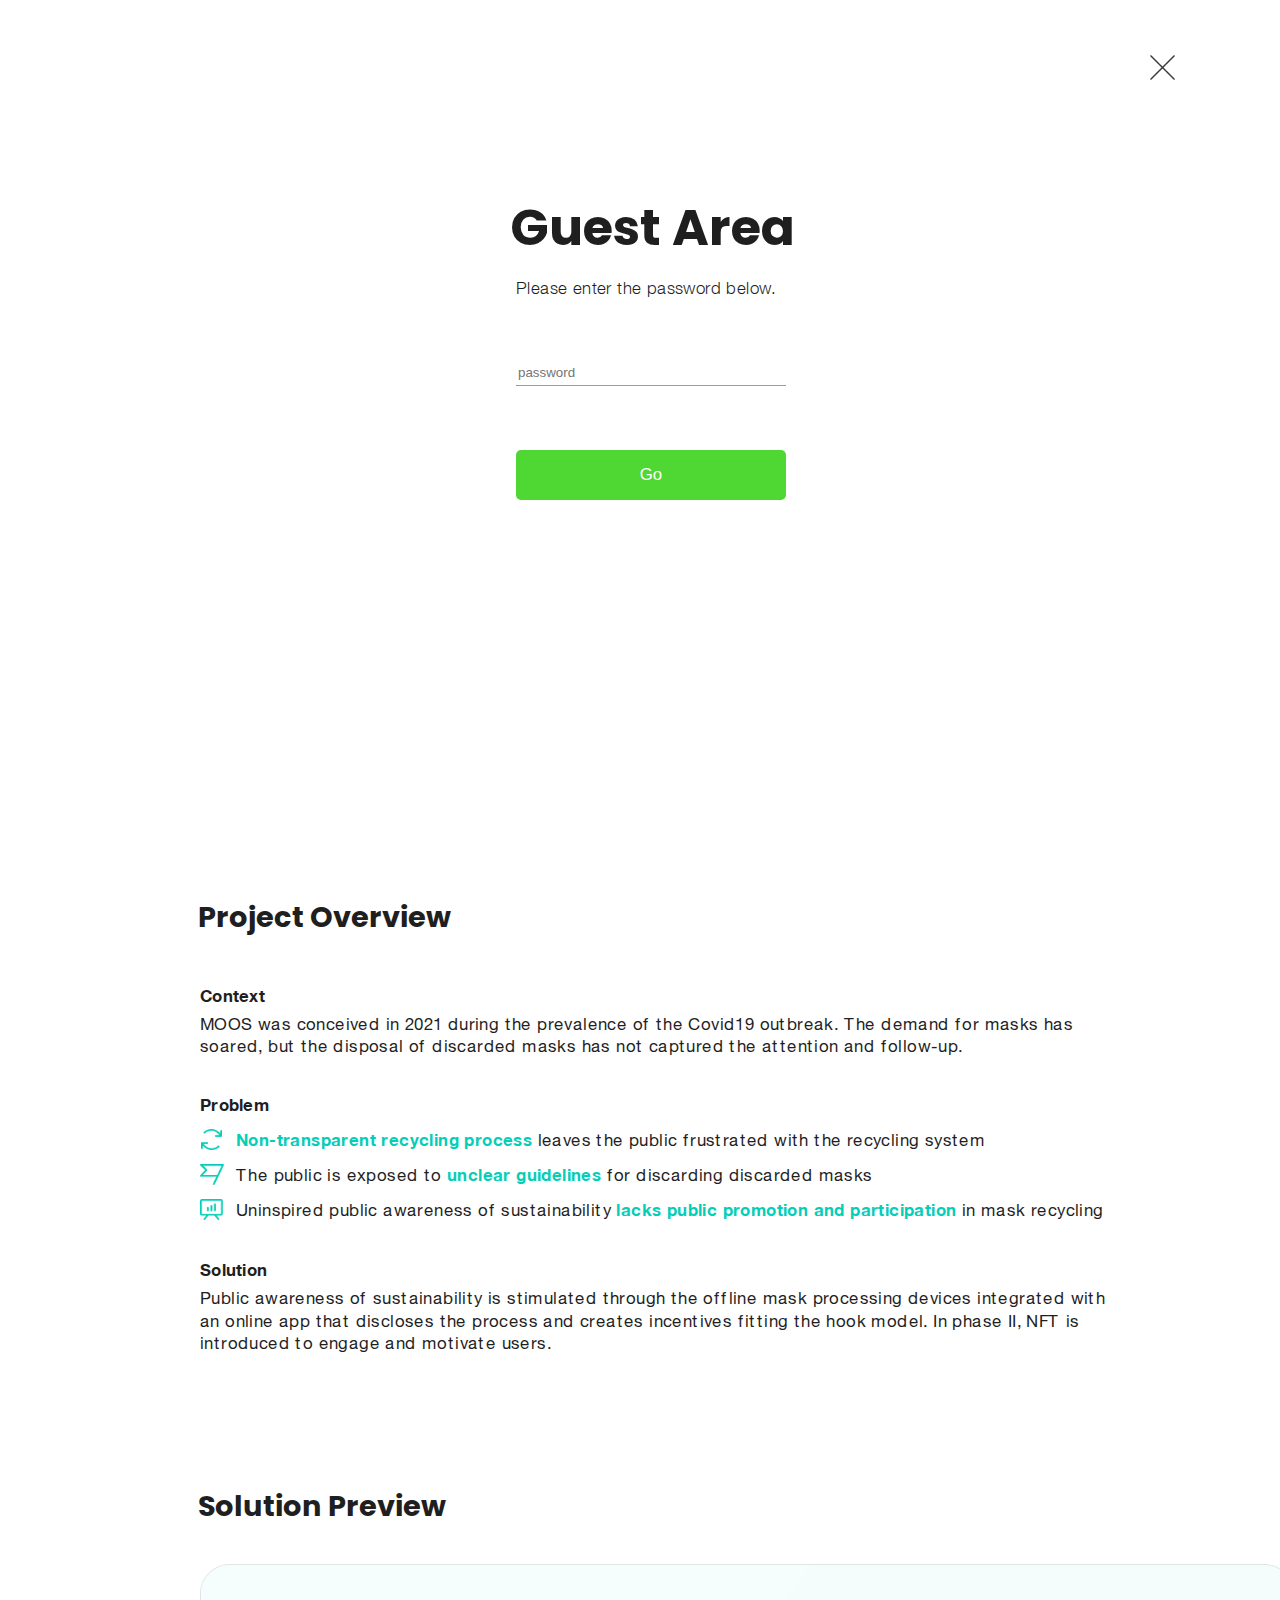
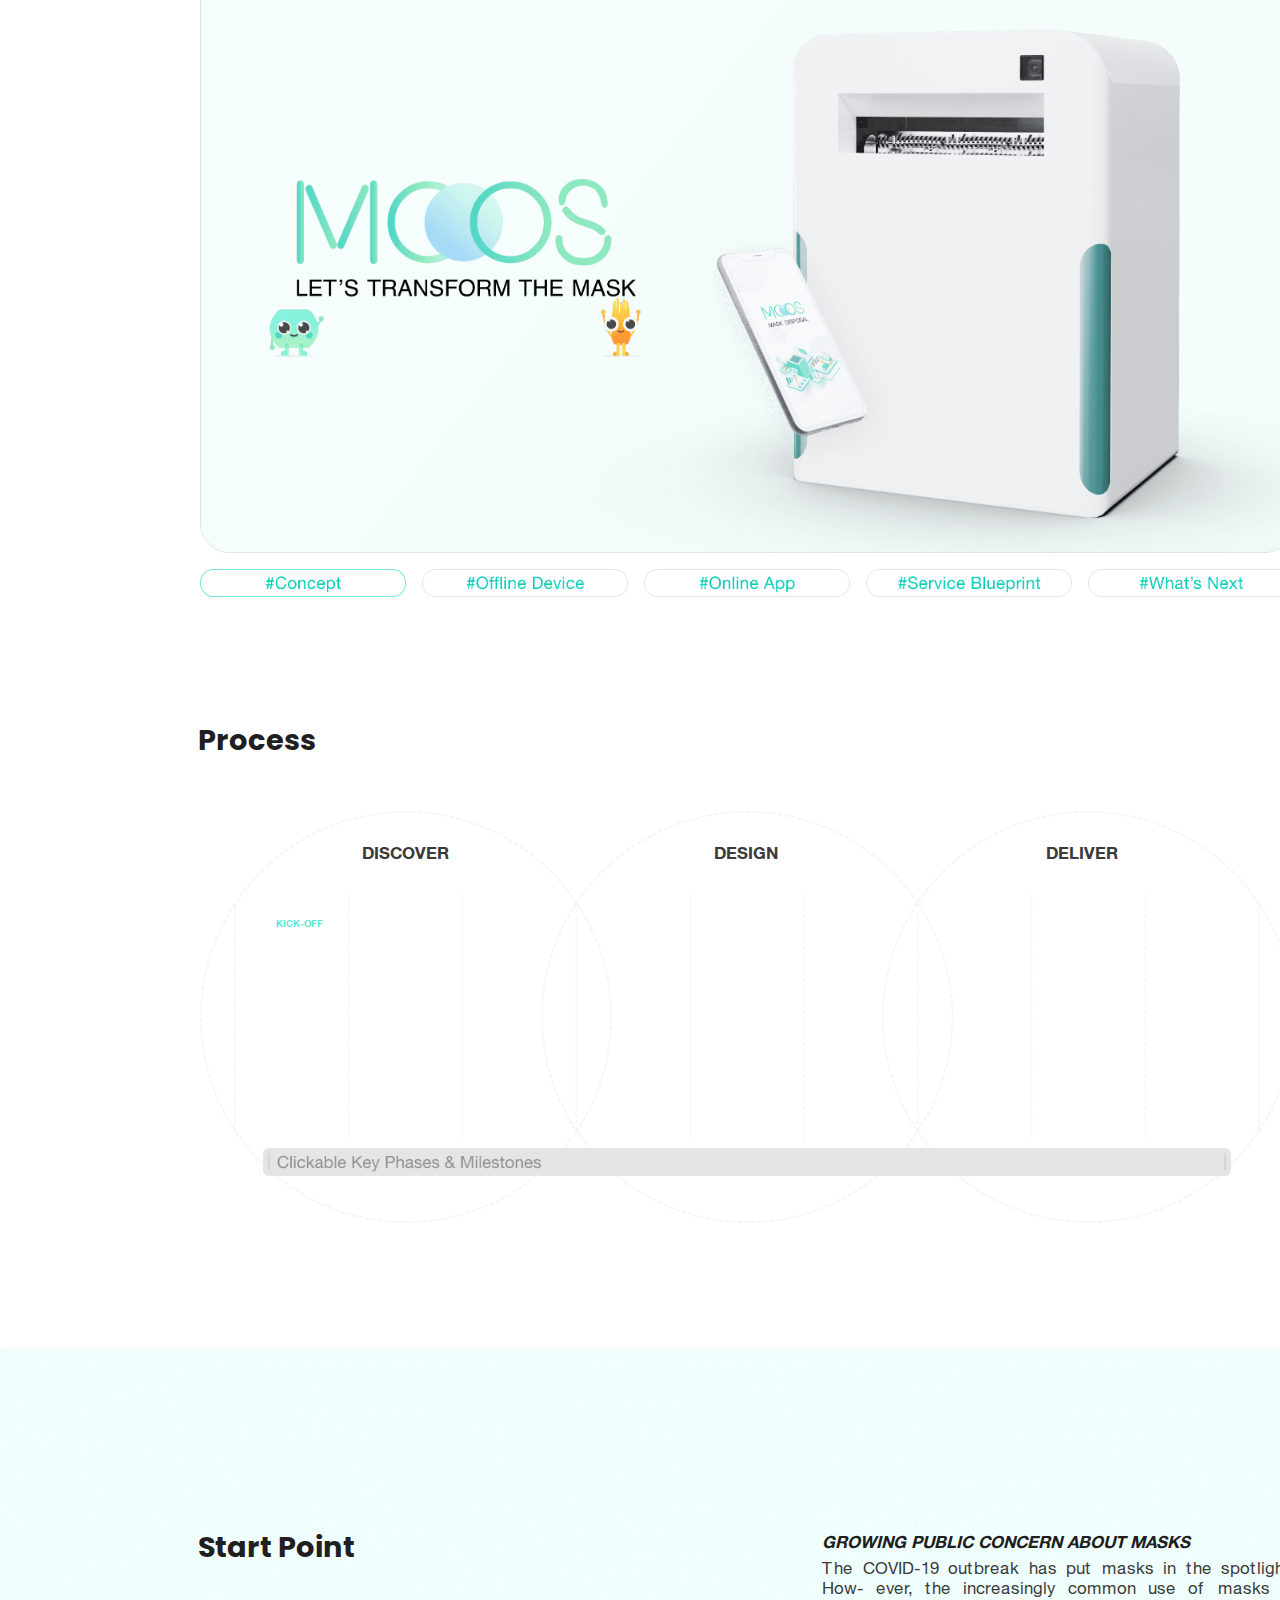
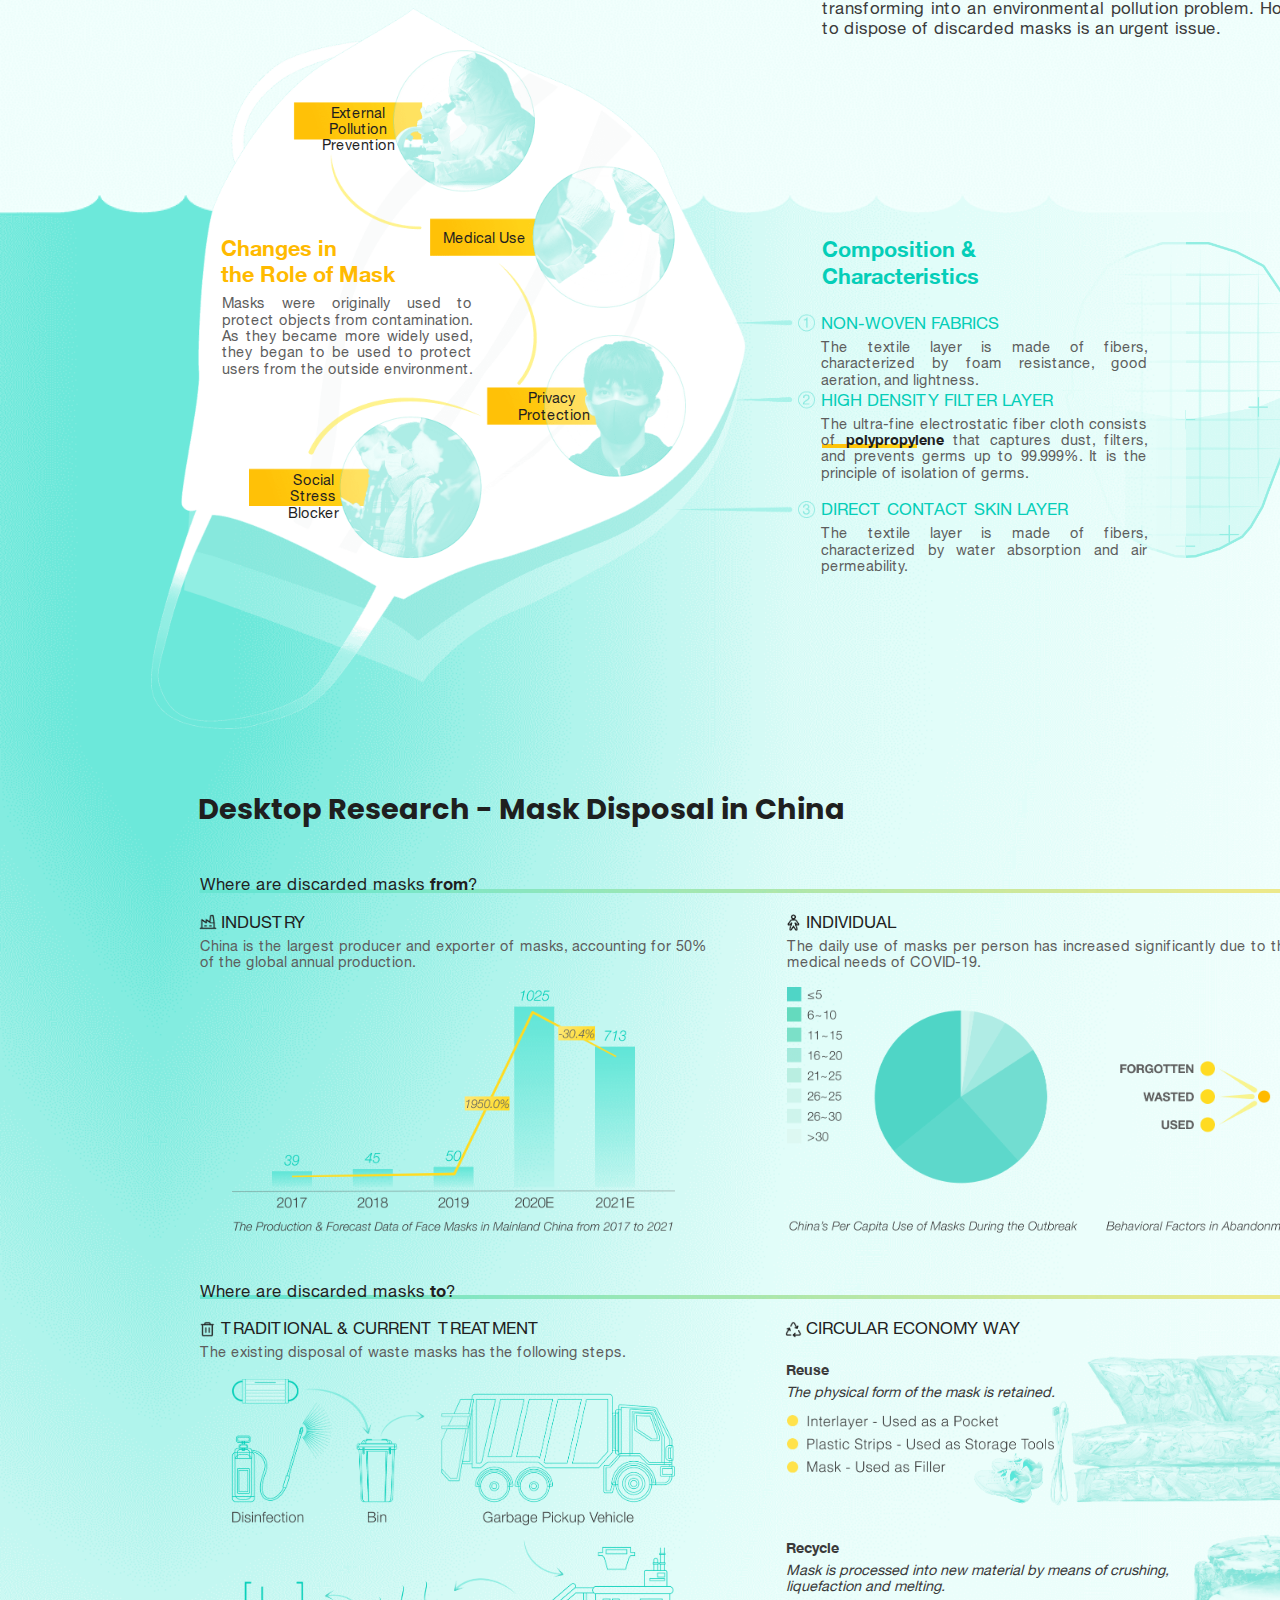
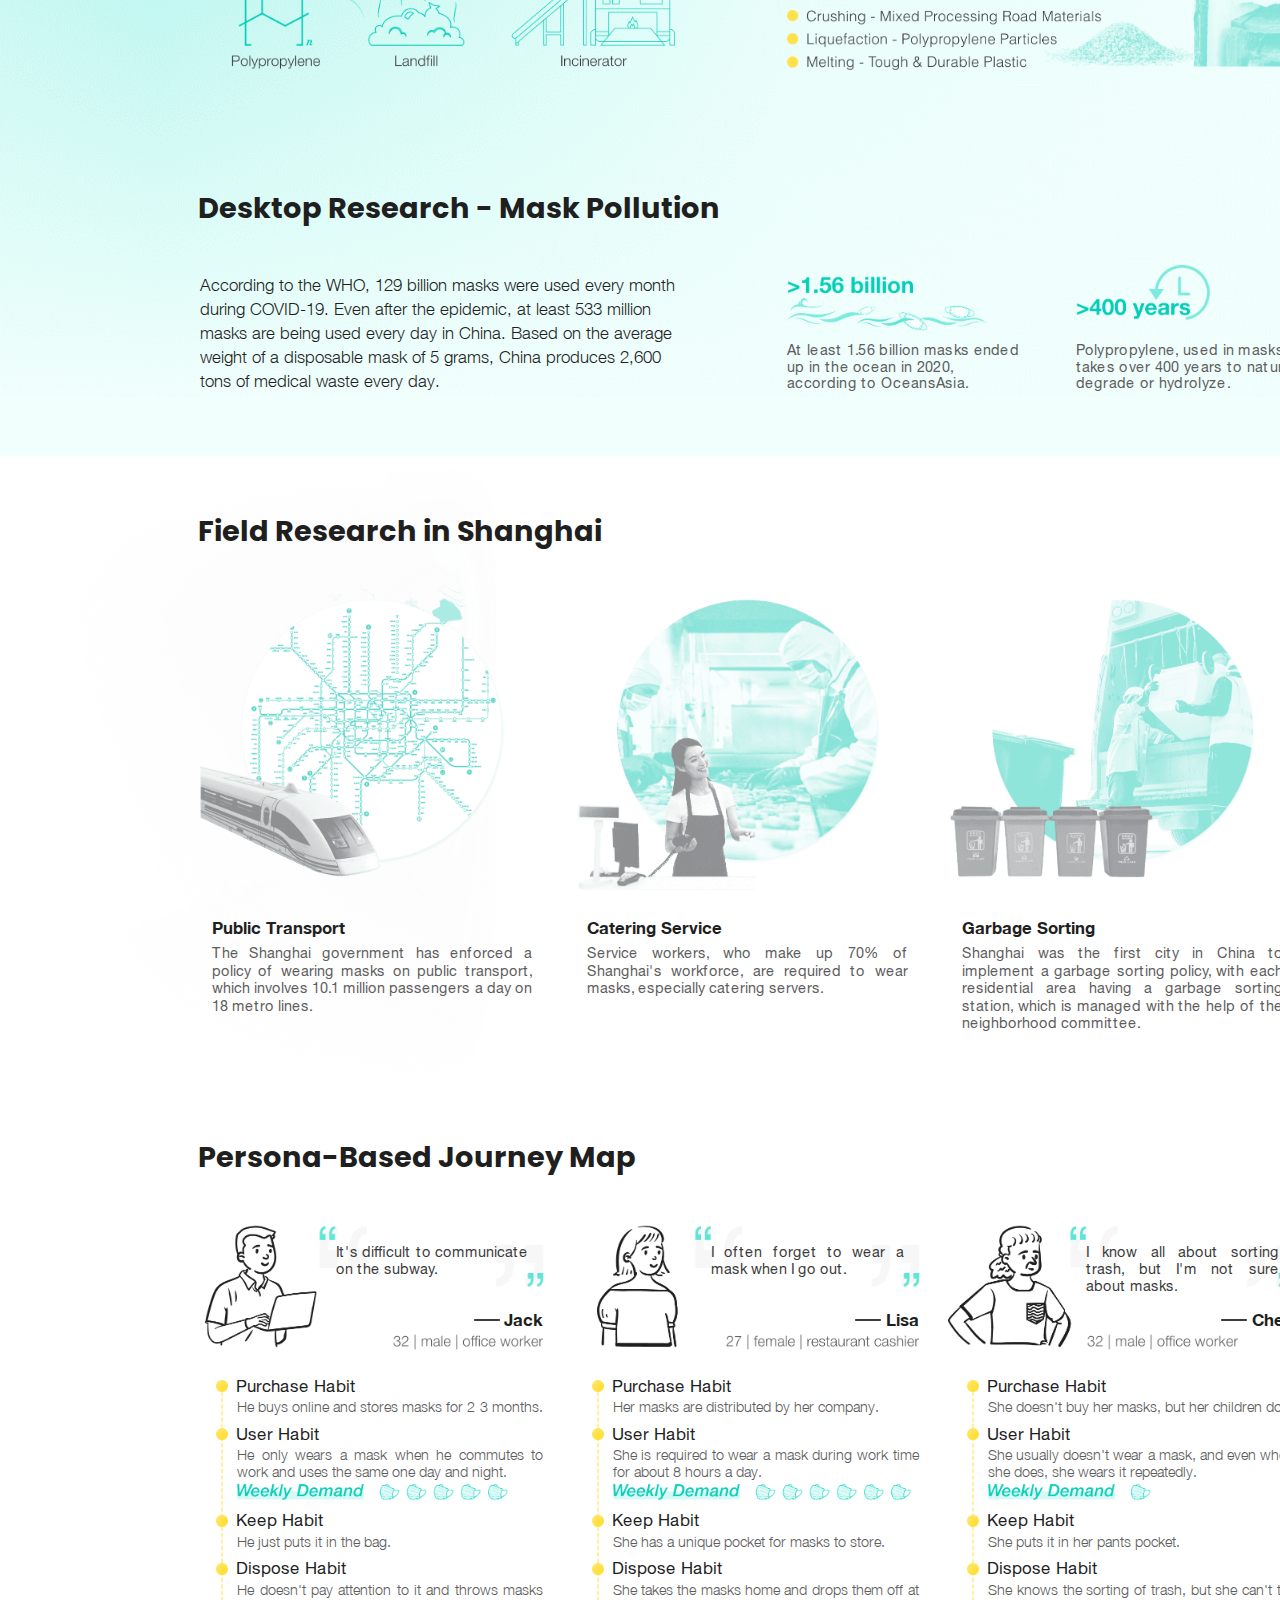
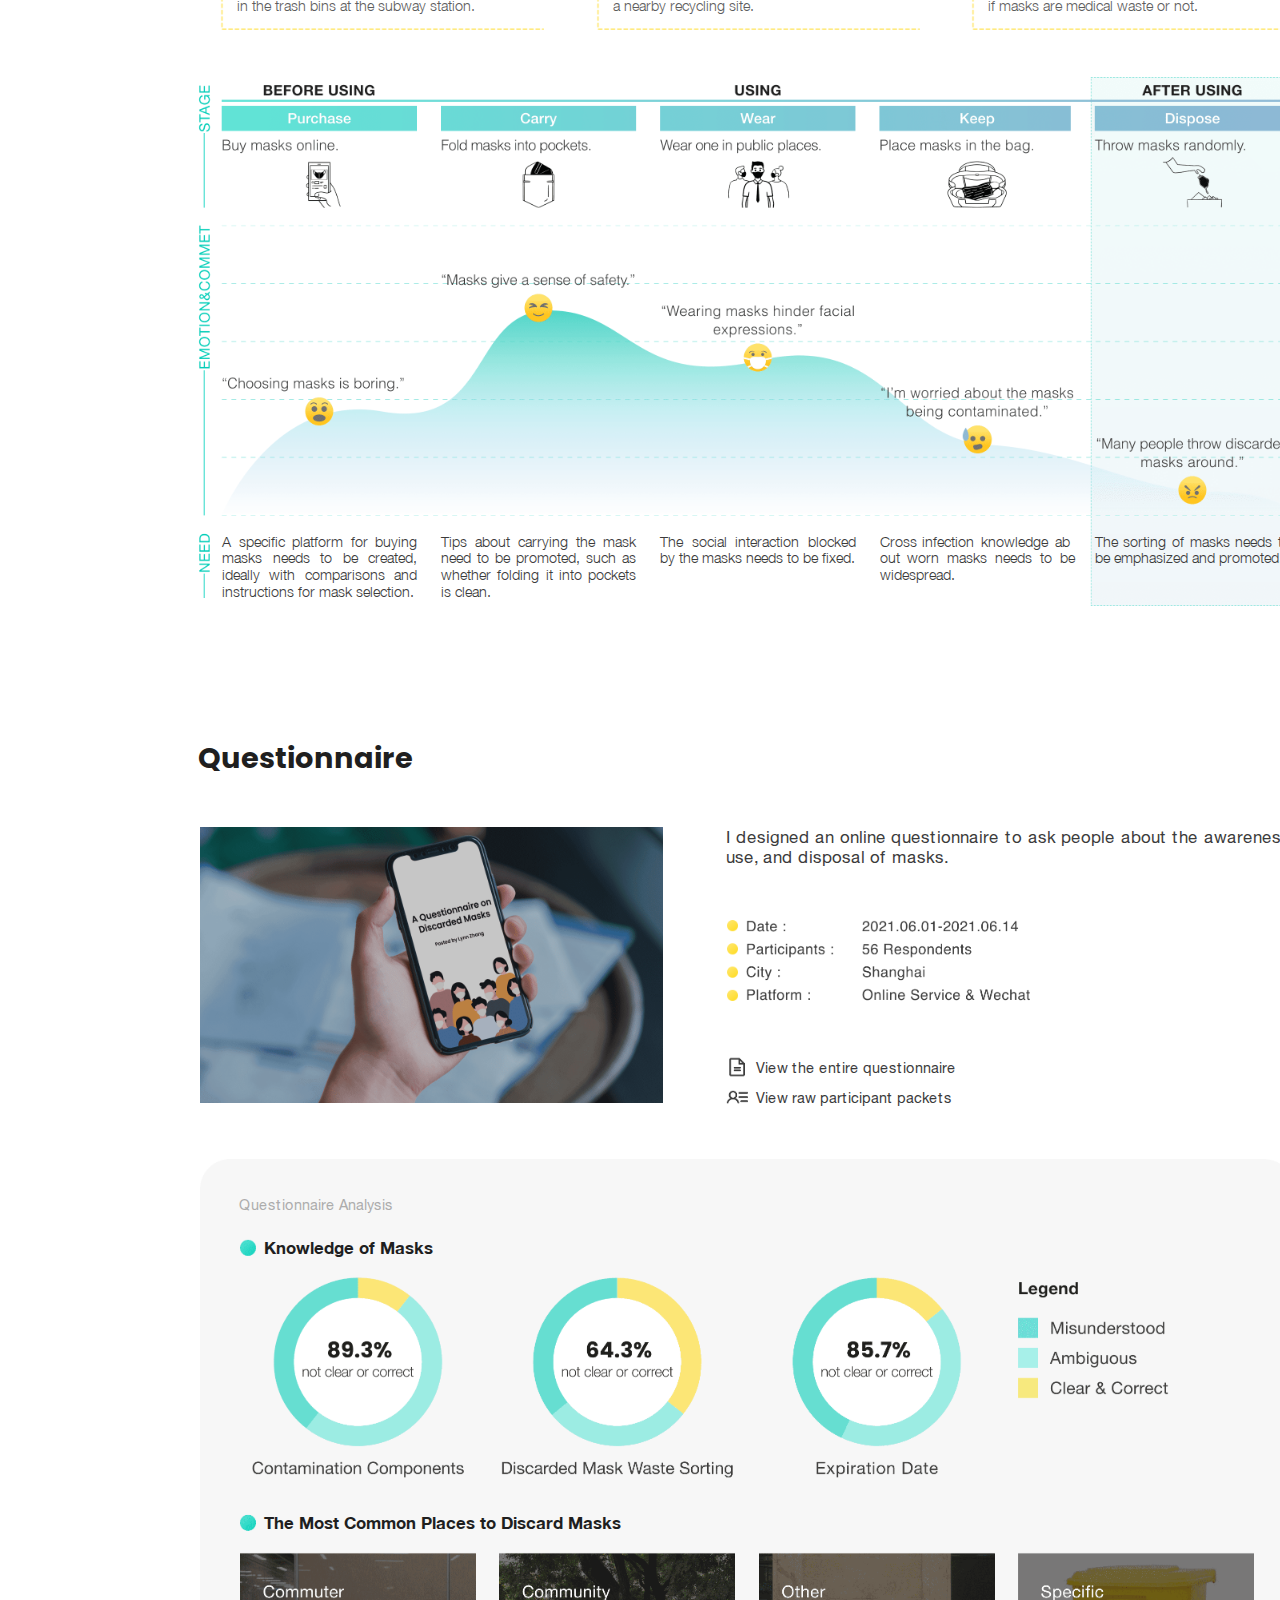
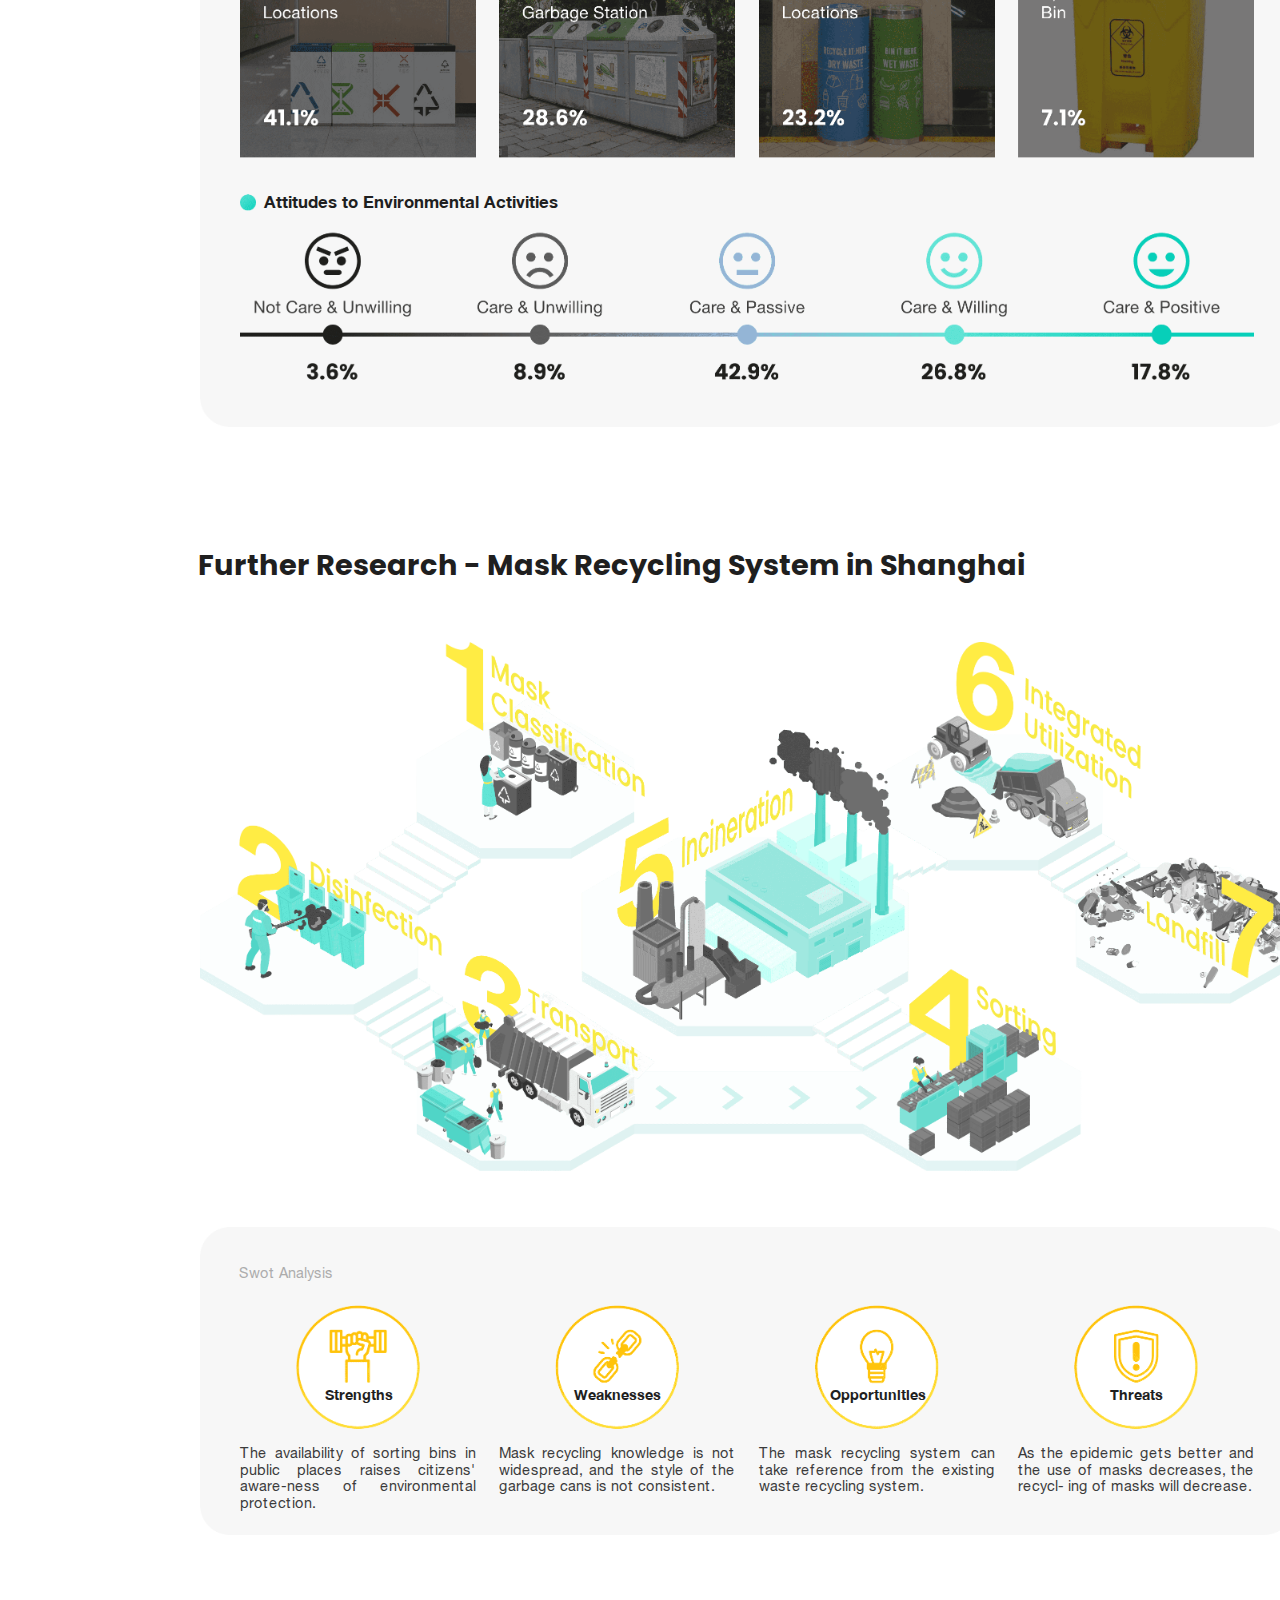
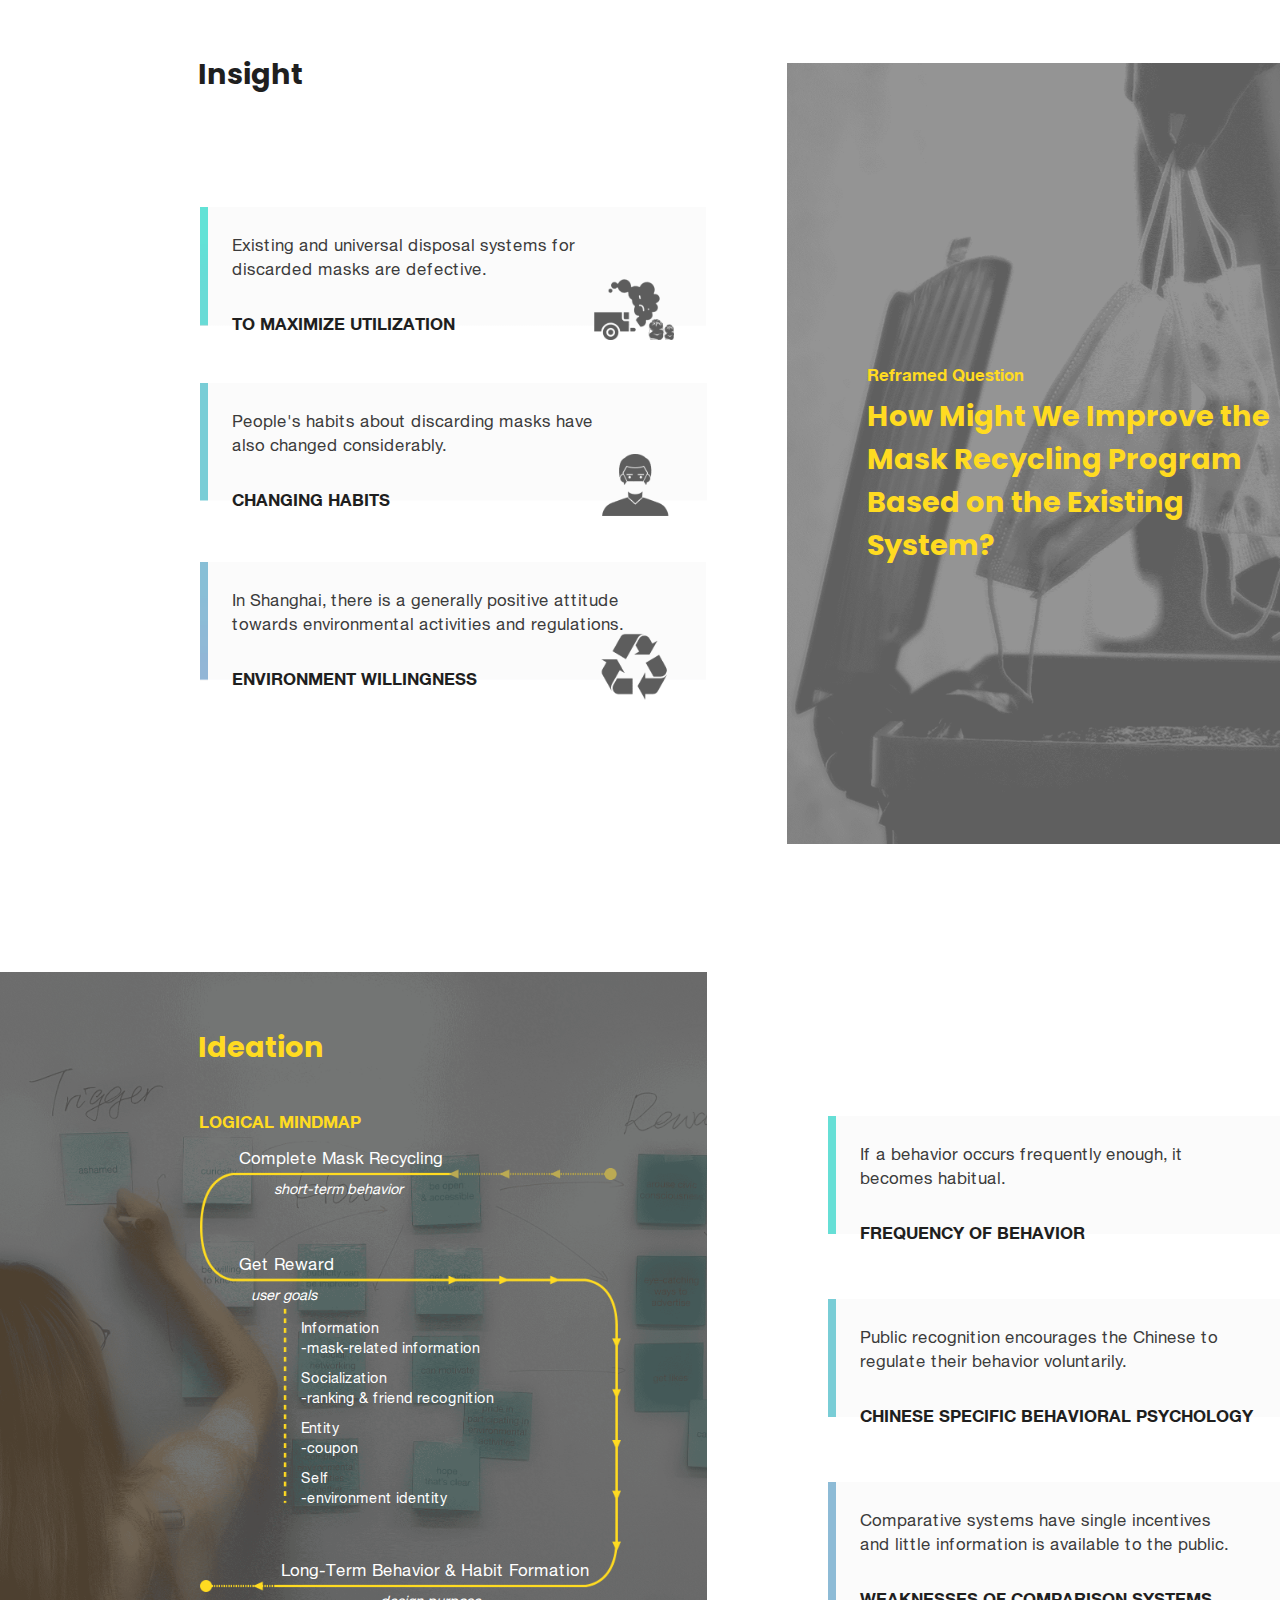
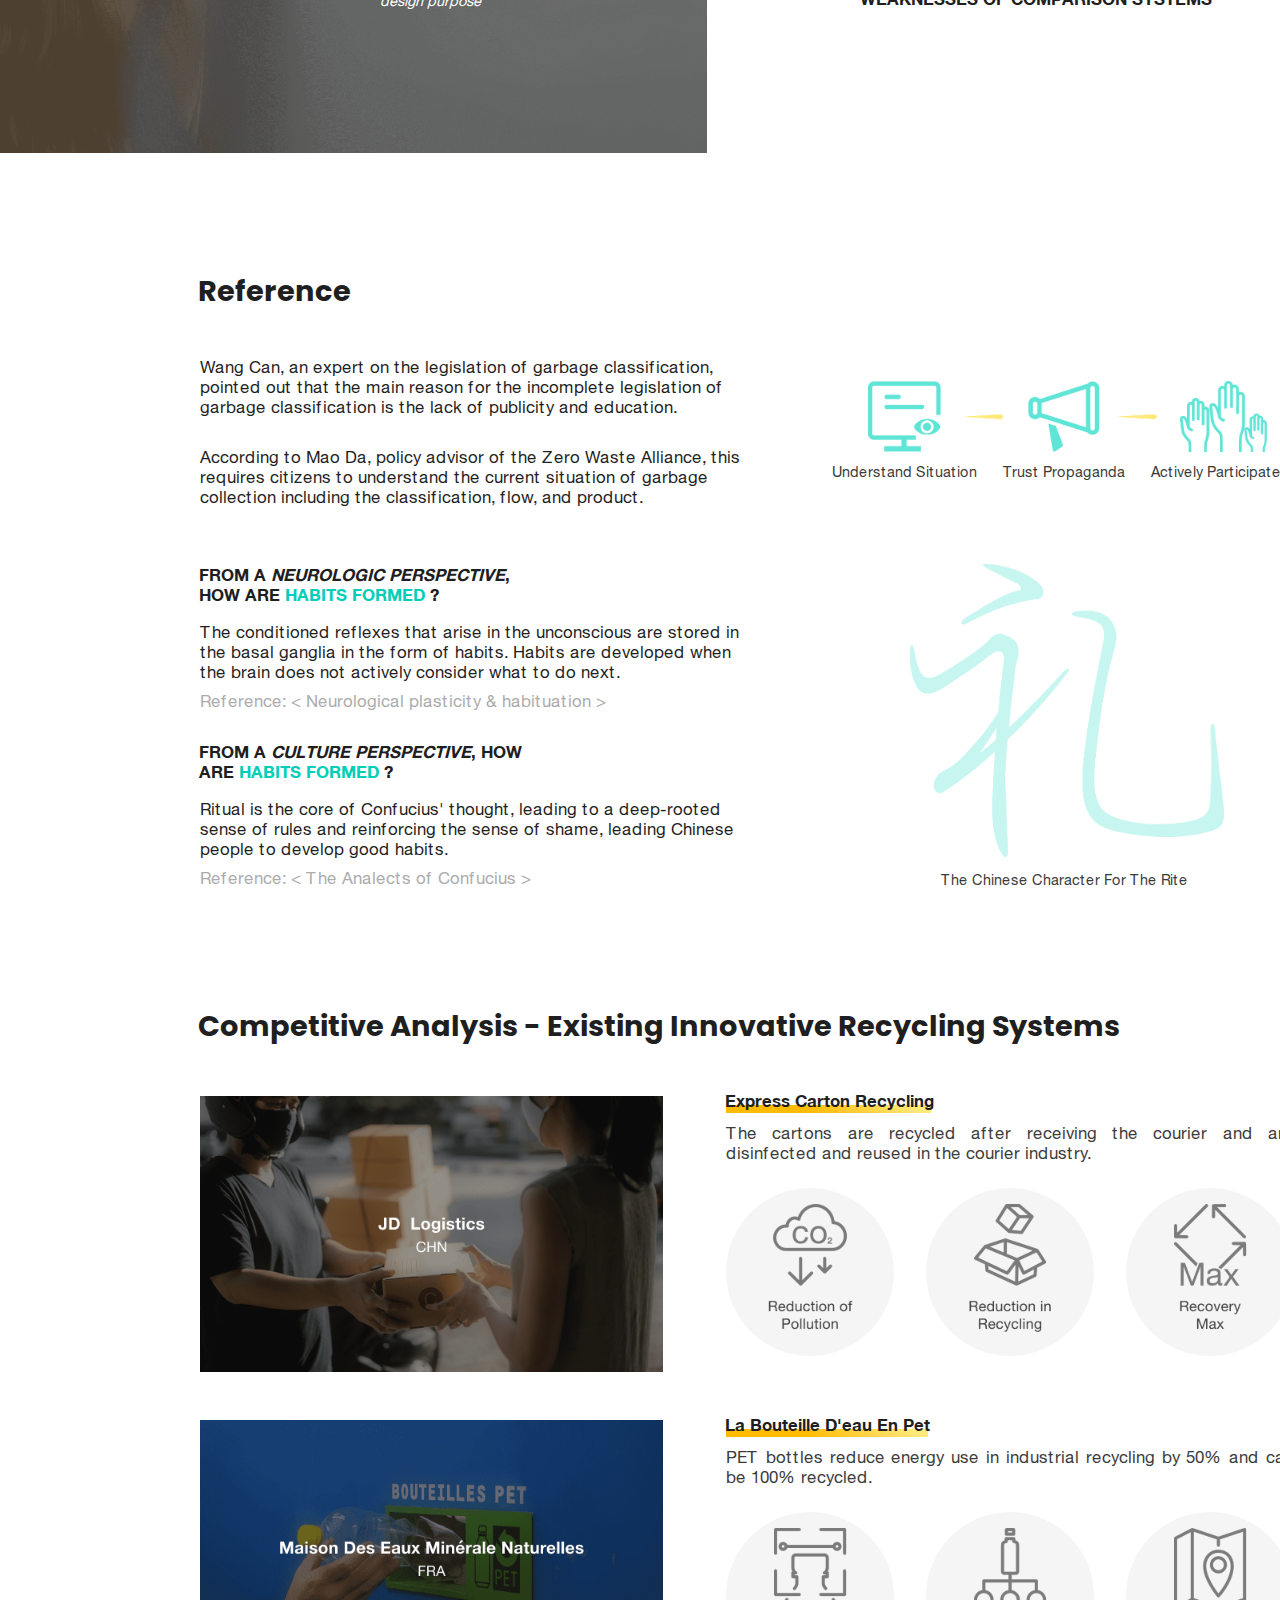
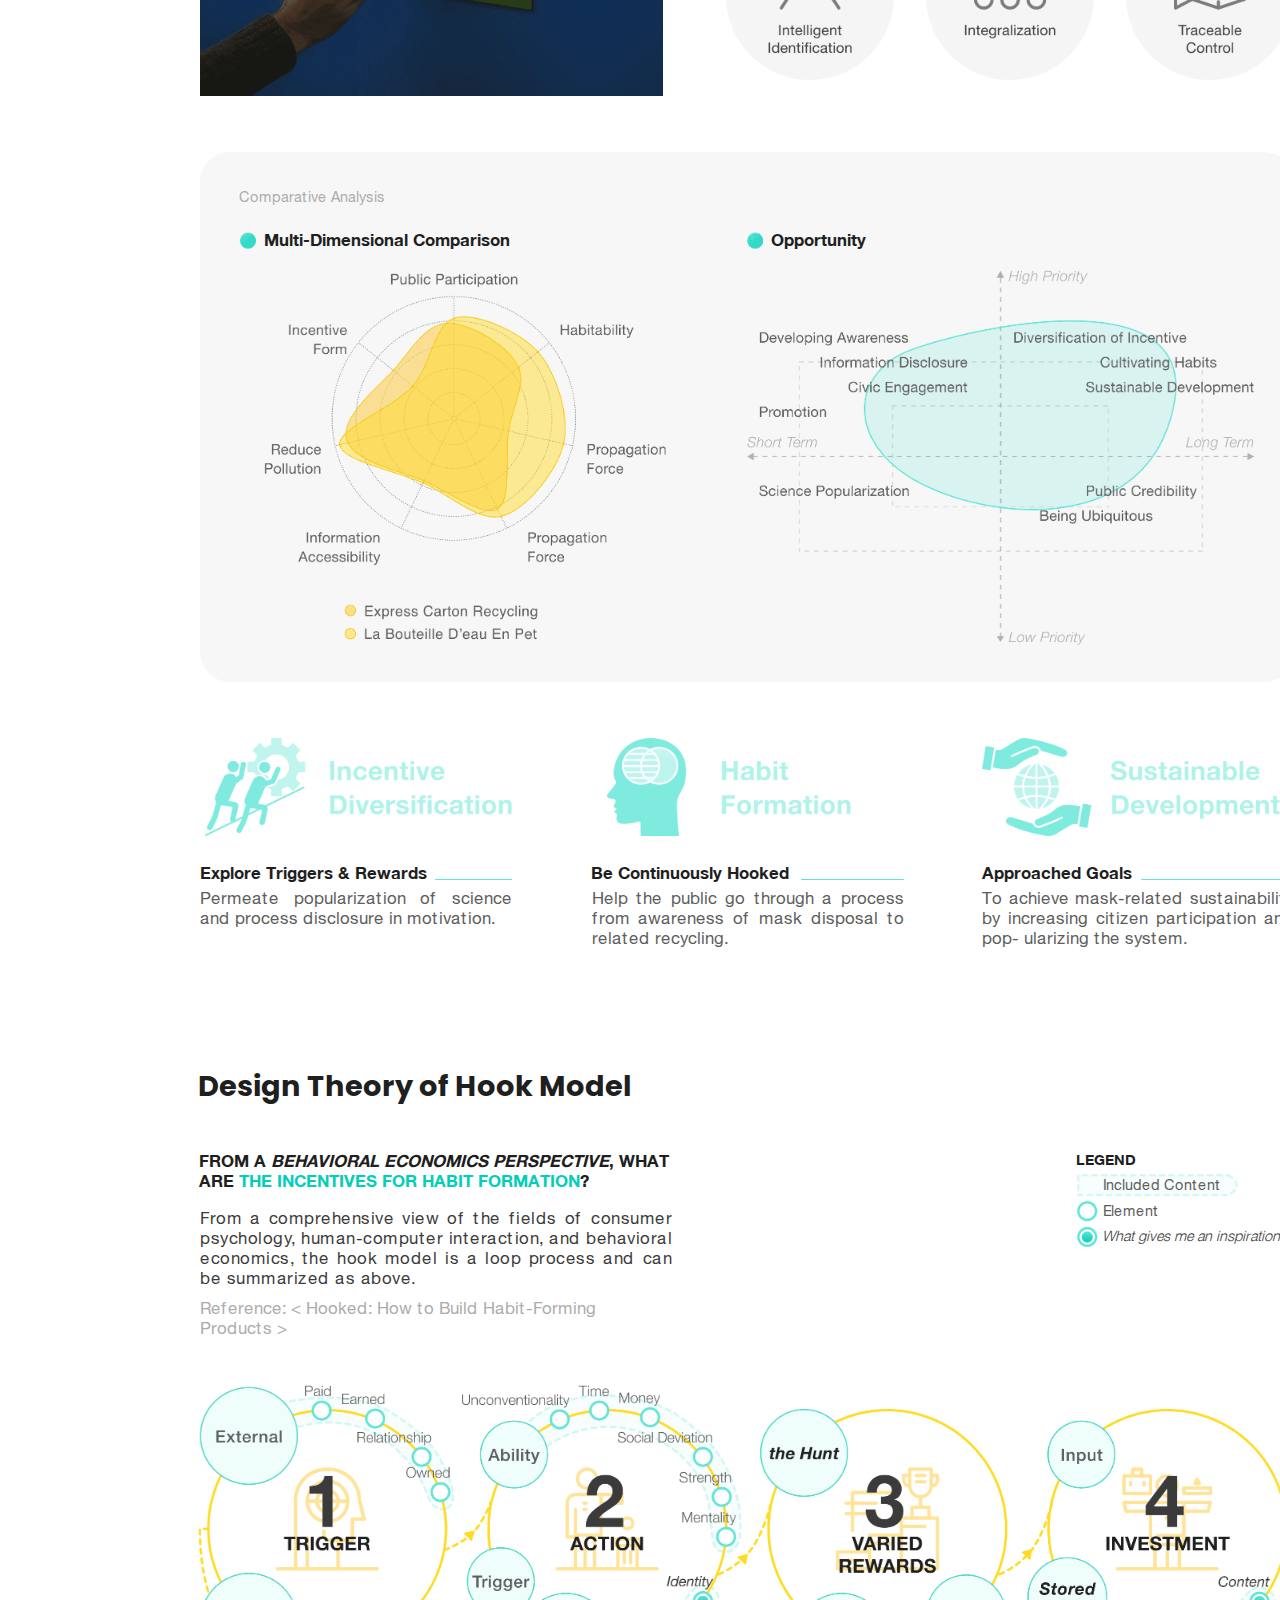
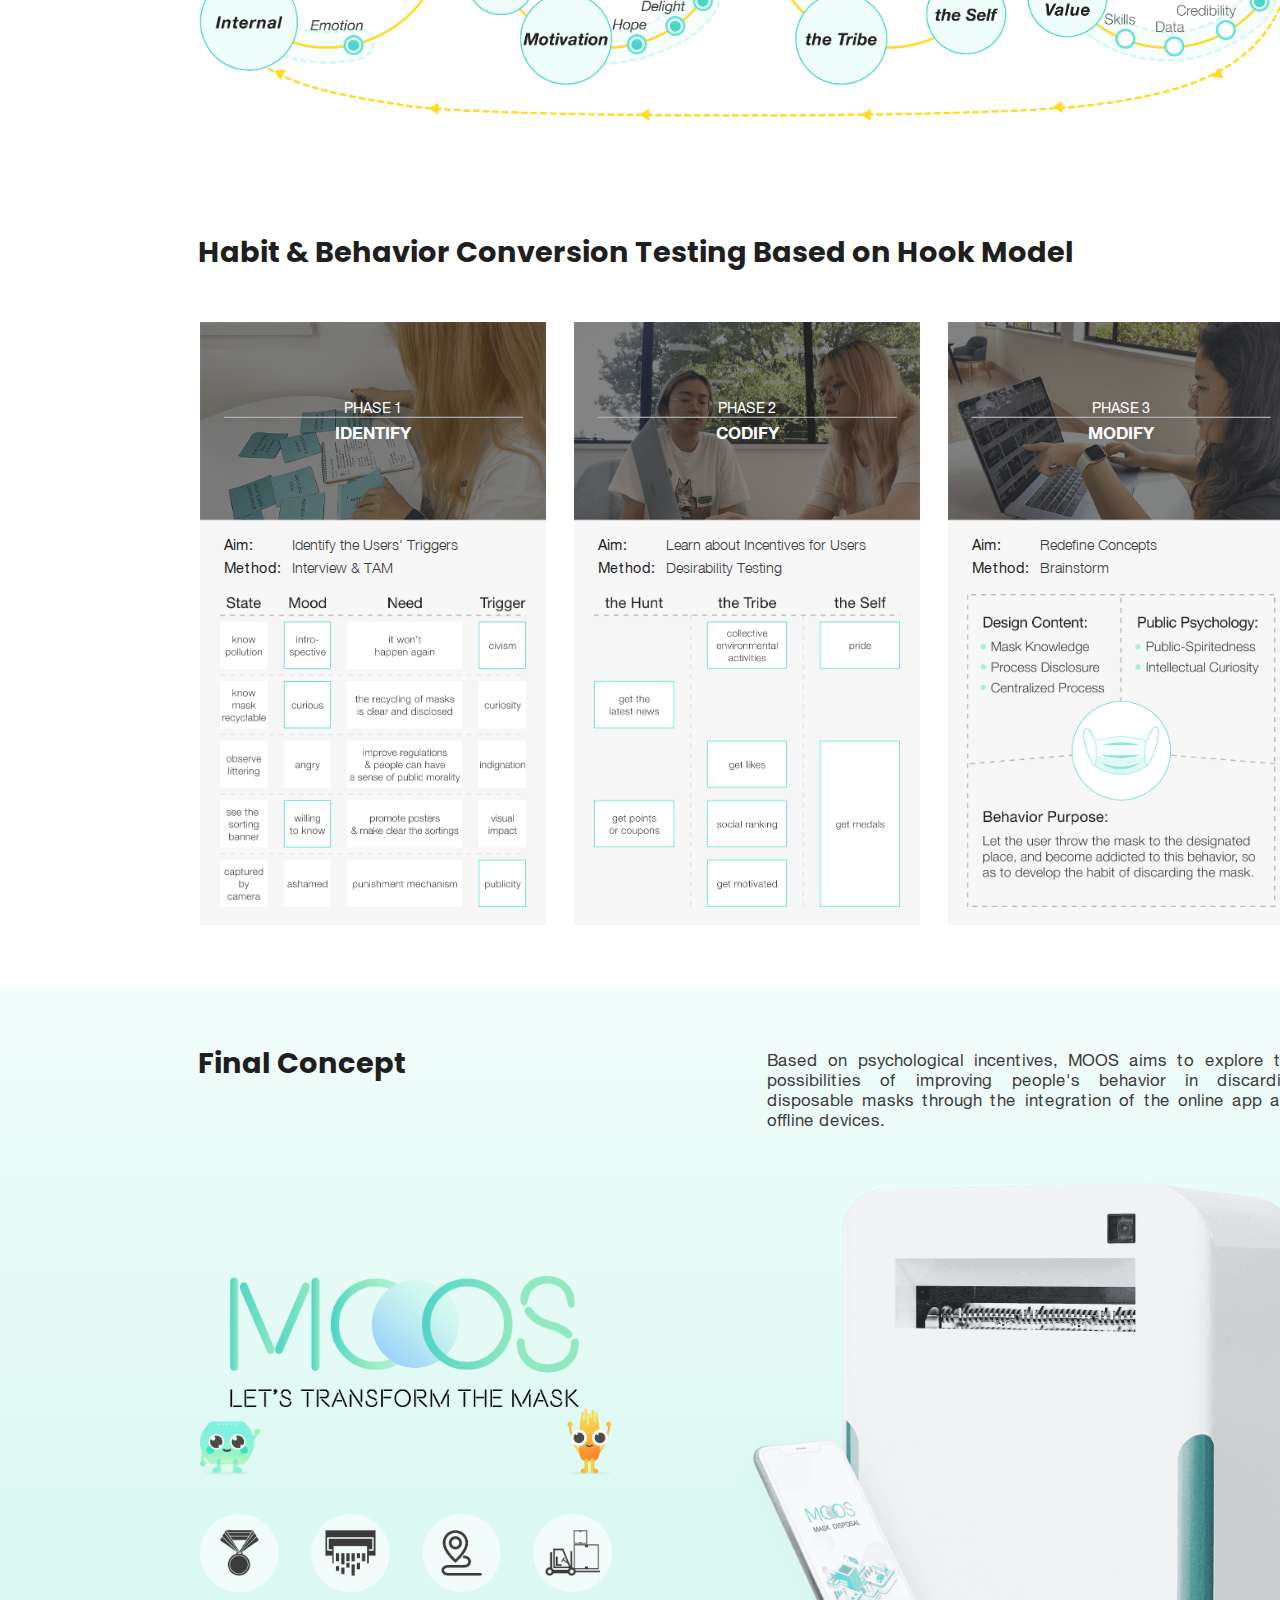
<file: moos.html>
<!DOCTYPE html>
<html lang="en">

<head>
    <meta charset="utf-8">
    <meta name="viewport" content="width=device-width, initial-scale=1.0">
    <title>Lynn Zhang | MOOS</title>
    <style>
        @font-face {
            font-family: 'Helvetica Neue';
            src: url("static/fonts/HelveticaNeue.ttf")
        }

        @font-face {
            font-family: 'Helvetica Neue Bold';
            src: url("static/fonts/HelveticaNeue-Bold.ttf")
        }

        @font-face {
            font-family: 'Helvetica Neue Light';
            src: url("static/fonts/HelveticaNeue-Light.ttf")
        }
    </style>
    <link rel="shortcut icon" href="static/image/cover/favicon.ico">
    <link rel="preconnect" href="https://fonts.googleapis.com">
    <link rel="preconnect" href="https://fonts.gstatic.com" crossorigin>
    <link href="https://fonts.googleapis.com/css2?family=Poppins:wght@300;400;500;700&display=swap" rel="stylesheet">
    <link href="./static/css/style.css" rel="stylesheet">
    <link href="./static/css/moos.css" rel="stylesheet">
    <link rel="stylesheet" href="./static/css/animate.css" />
    <link rel="stylesheet" href="./static/css/lightbox.min.css" />
</head>

<body>
    <div class="lock" id="lock1">
        <a href="javascript:void(0);" onclick="back_main()"><img src="static/image/photo/close.png"
                style="width: 35px;margin-top: 50px;position: absolute;right: 100px;"></a>
        <div class="content">
            <p class="title" style="width: 260px;margin: 190px 0 0 0;">Guest Area</p>
            <p class="font1" style="width: 270px;margin: 280px 0 0 6px;">Please enter the password below.</p>
            <input type="password" id="password" class="password-input" placeholder="password">
            <p class="font1" style="width: 270px;margin: 425px 0 0 6px;color: #fc232f;font-size: 14.4px;display: none;"
                id="pwd_error">Please enter the correct password</p>
            <button onclick="checkPassword()"
                style="width:270px;margin: 450px 0 0 6px;background-color:#4fd733;border: none;height: 50px;color: white;font-size: 16.8px;border-radius: 5px;">Go</button>
        </div>
    </div>
    <div class="nav_work" id="nnn1">
        <div class="content">
            <a href="#" id="sy0">
                <img alt="pic" src="./static/image/common/logo.png" id="sy1"
                    style="width:44.0px;height:44.0px;margin:27.0px 0 0 116.0px;z-index:9999;opacity:1;">
                <img alt="pic" src="./static/image/moos/logo.png" id="sy2"
                    style="width:44.0px;height:44.0px;margin:27.0px 0 0 116.0px;z-index:9999;opacity:0;">
            </a>
            <img alt="pic" src="./static/image/common/click.png"
                style="width:57.6px;height:4px;margin:62.6px 0 0 906.8px;opacity: 0;" id="lig1">
            <img alt="pic" src="./static/image/common/click.png"
                style="width:91.2px;height:4px;margin:62.6px 0 0 1012.4px;opacity: 0;" id="lig2">
            <img alt="pic" src="./static/image/common/click.png"
                style="width:37.2px;height:4px;margin:62.6px 0 0 1146.4px;opacity: 0;" id="lig3">
            <img alt="pic" src="./static/image/common/click.png"
                style="width:68.2px;height:4px;margin:62.6px 0 0 1226.4px;opacity: 0;" id="lig4">
            <a href="/">
                <p class="font111" style="margin:28.6px 0 0 198.2px">Lynn Z</p>
            </a>
            <a href="/">
                <p class="font112" style="margin:33.0px 0 0 906.8px" id="lig11">Work</p>
            </a>
            <a target="_blank"
                href="https://drive.google.com/file/d/1Fj9TLvb60T07fDlUSmnbDXqyg7BCTxRq/view?usp=sharing">
                <p class="font113" style="margin:33.0px 0 0 1012.4px" id="lig22">Resume</p>
            </a>
            <a href="./etc.html">
                <p class="font113" style="margin:33.0px 0 0 1145.6px" id="lig33">Etc.</p>
            </a>
            <a href="./about.html">
                <p class="font113" style="margin:33.0px 0 0 1226.4px" id="lig44">About</p>
            </a>
        </div>
    </div>
    <div id="page0">
        <div class="content">
            <img alt="pic" src="./static/image/moos/page0_back.png" style="height: 684.8px;margin:15px 0 0 670.8px;">
            <p class="font1" style="margin:130.0px 0 0 200px;font-size: 38.4px;letter-spacing: -0.2px;line-height: 58.0px;width: 608.0px;color: #1F1F1F;">Sustainable Design for Mask Recycling System</p>
            <p class="font1" style="margin:245.0px 0 0 200px;font-size: 16.8px;letter-spacing: 0.3px;line-height: 40.0px;font-weight: 500;color: #3B3B3B;">Case Study in Sustainability</p>
            <p class="font3" style="margin:382.4px 0 0 200px;font-size: 16.8px;letter-spacing: 0.3px;line-height:20.8px;color: #1f1f1f;font-weight: bold;">My Role</p>
            <p class="font3" style="margin:382.4px 0 0 392.0px;font-size: 16.8px;letter-spacing: 0.3px;line-height:20.8px;color: #1f1f1f;font-weight: bold;">Timeline</p>
            <p class="font3" style="margin:382.4px 0 0 584.0px;font-size: 16.8px;letter-spacing: 0.3px;line-height:20.8px;color: #1f1f1f;font-weight: bold;">Team</p>
            <p class="font3" style="margin:408.4px 0 0 200px;font-size: 14.4px;letter-spacing: 0.3px;line-height:20.8px;color: #3B3B3B;">Project Owner</p>
            <p class="font3" style="margin:428.4px 0 0 200px;font-size: 14.4px;letter-spacing: 0.3px;line-height:20.8px;color: #3B3B3B;">Service Design</p>
            <p class="font3" style="margin:408.4px 0 0 392.0px;font-size: 14.4px;letter-spacing: 0.3px;line-height:20.8px;color: #3B3B3B;">2021.05 - 2021.08</p>
            <p class="font3" style="margin:428.4px 0 0 392.0px;font-size: 14.4px;letter-spacing: 0.3px;line-height:20.8px;color: #3B3B3B;">Latest Update: 2023.11</p>
            <p class="font3" style="margin:408.4px 0 0 584.0px;font-size: 14.4px;letter-spacing: 0.3px;line-height:20.8px;color: #3B3B3B;">Myself</p>
            <p class="font3" style="margin:520.4px 0 0 200px;font-size: 14.4px;letter-spacing: 0.3px;line-height:20.8px;color: #3B3B3B;width: 574.0px;">I independently carried out the whole process of the project from problem discovery and idea exploration to design and deliverables.</p>
            <!-- <img alt="pic" src="./static/image/iwen/page0_software.png"
                style="width:152.0px;margin:570px 0 0 196.4px"> -->
            <!-- <img alt="pic" src="./static/image/moos/page0_phone.png" style="width:1494.0px;margin:0 0 0 0"> -->
            <img alt="pic" src="./static/image/moos/line1.png" style="width:574.0px;margin:366px 0 0 200px">
            <img alt="pic" src="./static/image/moos/line2.png" style="width:574.0px;margin:504px 0 0 200px">
            <img alt="pic" src="./static/image/moos/line3.png" style="width:1220px;margin:700px 0 0 200px">
            <img alt="pic" src="./static/image/moos/page0_software.png"
                style="width: 272.0px;margin:570px 0 0 196.4px">
            <!-- <a href="static/pdf/MOOS.pdf" target="_blank" id="pdf">
                <img alt="pic" src="./static/image/moos/page0_pdf.png" id="a1"
                    style="width:28.4px;height:28.4px;margin:304.8px 0 0 444.4px;opacity: 1;">
                <img alt="pic" src="./static/image/moos/page0_pdf_hover.png" id="a2"
                    style="width:28.4px;height:28.4px;margin:304.8px 0 0 444.4px;opacity: 0;">
            </a> -->
        </div>
    </div>
    <!-- <div class="wow animate__fadeInUp" data-wow-duration="1.2s" data-wow-delay="0s" data-wow-offset="70">
        <div class="brief" style="margin-top: 50px;height:430.0px;">
            <img alt="pic" src="./static/image/common/dot.png"
                style="width:7.6px;margin:231.2px 0 0 640.0px;position: absolute;">
            <img alt="pic" src="./static/image/common/dot.png"
                style="width:7.6px;margin:287.6px 0 0 640.0px;position: absolute;">
            <p class="font1z" style="margin:106.4px 0 0 200.0px;">Duration</p>
            <p class="font1z" style="margin:164.4px 0 0 200.0px;">Team</p>
            <p class="font2z" style="margin:127.6px 0 0 200.0px;">May 2021 — Ongoing</p>
            <p class="font2z" style="margin:185.6px 0 0 200.0px;">Myself</p>
            <p class="font3z" style="margin:106.4px 0 0 640.0px;">My Role</p>
            <div class="font4z" style="margin:133.2px 0 0 640.0px;">As the <p
                    style="display: inline;font-family: 'Helvetica Neue Bold', sans-serif;color: #1f1f1f;">Project Owner
                    & Service Designer</p>, I independently carried out the whole process of the project from problem
                discovery and idea exploration to design and deliverables.</div>
            <div class="font4z" style="margin:223.6px 0 0 655.6px;width: 638.4px;">
                <p style="display: inline;font-family: 'Helvetica Neue Bold', sans-serif;color: #1f1f1f;">Research:</p>
                Desktop Research, Field Research, User Interview, Questionnaire, Competitive Analysis, Habit Testing,
                and Research Analysis
            </div>
            <div class="font4z" style="margin:280px 0 0 655.6px;width: 638.4px;">
                <p style="display: inline;font-family: 'Helvetica Neue Bold', sans-serif;color: #1f1f1f;">Design:</p>
                Ideation sketching, Product Modeling, Wireframing, Visual Identity, Prototyping, Service Blueprint,
                Storyboard, Interaction & Visual Design
            </div>
        </div>
    </div> -->

    <div class="wow animate__fadeInUp" data-wow-duration="1.2s" data-wow-delay="0s" data-wow-offset="70">
        <div id="role" style="margin-top:30px">
            <div class="content">
                <p class="title" style="margin:53.6px 0 0 198.4px">Project Overview</p>
                <p class="fontx" style="margin:144.0px 0 0 200.0px;">Context</p>
                <p class="fontx" style="margin:252.8px 0 0 200.0px;">Problem</p>
                <p class="fontx" style="margin:418.4px 0 0 200.0px;">Solution</p>
                <p class="font1" style="margin:170.8px 0 0 200.0px;">MOOS was conceived in 2021 during the prevalence of
                    the Covid19 outbreak. The demand for masks has soared, but the disposal of discarded masks has not
                    captured the attention and follow-up.</p>
                <p class="font1" style="margin:445.2px 0 0 200.0px;">Public awareness of sustainability is stimulated
                    through the offline mask processing devices integrated with an online app that discloses the process
                    and creates incentives fitting the hook model. In phase II, NFT is introduced to engage and motivate
                    users.</p>
                <div class="font1" style="margin:286.6px 0 0 236.0px;">
                    <p style="display: inline;font-family: 'Helvetica Neue Bold', sans-serif;color: #05CEB8">
                        Non-transparent recycling process </p> leaves the public frustrated with the recycling system
                </div>
                <div class="font1" style="margin:321.8px 0 0 236.0px;">The public is exposed to <p
                        style="display: inline;font-family: 'Helvetica Neue Bold', sans-serif;color: #05CEB8">unclear
                        guidelines </p>for discarding discarded masks</div>
                <div class="font1" style="margin:357px 0 0 236.0px;">Uninspired public awareness of sustainability <p
                        style="display: inline;font-family: 'Helvetica Neue Bold', sans-serif;color: #05CEB8">lacks
                        public promotion and participation </p> in mask recycling</div>
                <img alt="pic" src="./static/image/moos/111.png"
                    style="width:21.2px;margin:286.8px 0 0 201.2px;position: absolute;">
                <img alt="pic" src="./static/image/moos/222.png"
                    style="width:23.9px;margin:322.0px 0 0 200px;position: absolute;">
                <img alt="pic" src="./static/image/moos/333.png"
                    style="width:23.0px;margin:357.2px 0 0 200.4px;position: absolute;">
            </div>
        </div>
    </div>
    <div class="wow animate__fadeInUp" data-wow-duration="1.2s" data-wow-delay="0s" data-wow-offset="70">
        <div id="page_pre" style="margin-top:-70px">
            <p class="title" style="margin:118.8px 0 0 198.4px">Solution Preview</p>
            <img alt="pic" src="./static/image/moos/pre.png"
                style="width:1094.0px;margin:197.6px 0 0 200px;position: absolute;">
            <img alt="pic" src="./static/image/moos/Concept.png" id="pc1"
                style="width:1094.0px;margin:197.6px 0 0 200px;position: absolute;">
            <img alt="pic" src="./static/image/moos/OfflineDevice.png" id="pc2"
                style="width:1012.4px;margin:197.6px 0 0 221.6px;position: absolute;display: none;">
            <img alt="pic" src="./static/image/moos/OnlineApp.png" id="pc3"
                style="width:1094.0px;margin:197.6px 0 0 200px;position: absolute;display: none;">
            <img alt="pic" src="./static/image/moos/ServiceBlueprint.png" id="pc4"
                style="width:974.0px;margin:197.6px 0 0 260.0px;position: absolute;display: none;">
            <img alt="pic" src="./static/image/moos/whatnext.png" id="pc5"
                style="width:1094.0px;margin:197.6px 0 0 200.0px;position: absolute;display: none;">
            <a href="javascript:void(0);" id="pre_res" onclick="display1()">
                <img alt="pic" id="pre_res1" src="./static/image/moos/pre_res.png"
                    style="height:27.6px;margin:803.2px 0 0 200.0px;opacity:1">
                <img alt="pic" id="pre_res2" src="./static/image/moos/pre_res_h.png"
                    style="height:27.6px;margin:803.2px 0 0 200.0px;opacity:1">
            </a>
            <a href="javascript:void(0);" id="pre_inf" onclick="display2()">
                <img alt="pic" id="pre_inf1" src="./static/image/moos/pre_inf.png"
                    style="height:27.6px;margin:803.2px 0 0 422.0px;opacity:1">
                <img alt="pic" id="pre_inf2" src="./static/image/moos/pre_inf_h.png"
                    style="height:27.6px;margin:803.2px 0 0 422.0px;opacity:0">
            </a>
            <a href="javascript:void(0);" id="pre_bra" onclick="display3()">
                <img alt="pic" id="pre_bra1" src="./static/image/moos/pre_bra.png"
                    style="height:27.6px;margin:803.2px 0 0 644.0px;opacity:1">
                <img alt="pic" id="pre_bra2" src="./static/image/moos/pre_bra_h.png"
                    style="height:27.6px;margin:803.2px 0 0 644.0px;opacity:0">
            </a>
            <a href="javascript:void(0);" id="pre_hi" onclick="display4()">
                <img alt="pic" id="pre_hi1" src="./static/image/moos/pre_hi.png"
                    style="height:27.6px;margin:803.2px 0 0 866.0px;opacity:1">
                <img alt="pic" id="pre_hi2" src="./static/image/moos/pre_hi_h.png"
                    style="height:27.6px;margin:803.2px 0 0 866.0px;opacity:0">
            </a>
            <a href="javascript:void(0);" id="pre_des" onclick="display5()">
                <img alt="pic" id="pre_des1" src="./static/image/moos/pre_des.png"
                    style="height:27.6px;margin:803.2px 0 0 1088.0px;opacity:1">
                <img alt="pic" id="pre_des2" src="./static/image/moos/pre_des_h.png"
                    style="height:27.6px;margin:803.2px 0 0 1088.0px;opacity:0">
            </a>
        </div>
    </div>
    <div class="ps" style="display: none;" id="nnn2">
        <img alt="pic" src="./static/image/common/line.png"
            style="height:1px;width:100%;margin:95.0px 0 0 0;opacity: 0.6;position: absolute;">
        <div class="content">
            <a href="javascript:void(0);" onclick="discover()">
                <img alt="pic" src="./static/image/common/discover.png" id="dis1"
                    style="width:88.8px;margin:28.6px 0 0 338.0px;position: absolute;">
                <img alt="pic" src="./static/image/common/discover1.png" id="dis"
                    style="width:88.8px;margin:28.6px 0 0 338.0px;position: absolute;display: none;">
            </a>
            <a href="javascript:void(0);" onclick="design()">
                <img alt="pic" src="./static/image/common/design.png" id="des1"
                    style="width:65.6px;margin:27.0px 0 0 714.4px;position: absolute;">
                <img alt="pic" src="./static/image/common/design1.png" id="des"
                    style="width:65.6px;margin:27.0px 0 0 714.4px;position: absolute;display: none;">
            </a>
            <a href="javascript:void(0);" onclick="deliver()">
                <img alt="pic" src="./static/image/common/deliver.png" id="del1"
                    style="width:72.8px;margin:27.0px 0 0 1075.2px;position: absolute;">
                <img alt="pic" src="./static/image/common/deliver1.png" id="del"
                    style="width:72.8px;margin:27.0px 0 0 1075.2px;position: absolute;display: none;">
            </a>
            <a href="#" id="sl0">
                <img alt="pic" src="./static/image/common/logo.png" id="sl1"
                    style="width:44.0px;height:44.0px;margin:27.0px 0 0 116.0px;position: absolute;z-index:9999;opacity:1;">
                <img alt="pic" src="./static/image/moos/logo.png" id="sl2"
                    style="width:44.0px;height:44.0px;margin:27.0px 0 0 116.0px;position: absolute;z-index:9999;opacity:0;">
            </a>
            <img alt="pic" src="./static/image/moos/lll.png" id="lll3"
                style="height:2px;width:364.8px;margin:93.5px 0 0 929.4px;opacity: 0;position: absolute;">
            <img alt="pic" src="./static/image/moos/lll.png" id="lll2"
                style="height:2px;width:364.8px;margin:93.5px 0 0 564.6px;opacity: 0;position: absolute;">
            <img alt="pic" src="./static/image/moos/lll.png" id="lll1"
                style="height:2px;width:364.8px;margin:93.5px 0 0 199.8px;opacity: 0;position: absolute;">
        </div>
    </div>
    <div class="wow animate__fadeInUp" data-wow-duration="1.2s" data-wow-delay="0s" data-wow-offset="70">
        <div id="process">
            <p class="title" style="margin:98px 0 0 198px;">Process</p>
            <p class="font1" style="margin:224.0px 0 0 361.6px;">DISCOVER</p>
            <p class="font1" style="margin:224.0px 0 0 714.4px;">DESIGN</p>
            <p class="font1" style="margin:224.0px 0 0 1046.0px;">DELIVER</p>
            <p class="font30" style="margin:297.6px 0 0 276.0px;">KICK-OFF</p>
            <img alt="pic" src="./static/image/moos/process.png"
                style="height:412.0px;width:1094.0px;margin:190px 0 0 200.0px">
            <img alt="pic" src="./static/image/common/kp.png" style="width: 967.6px;margin:527.6px 0 0 263.2px">
            <div style="position:absolute;height:35.2px;width:0;margin:312.4px 0 0 258.8px;overflow: hidden;" id="pp1">
                <a href="#" id="p_r">
                    <img alt="pic" id="p_r1" src="./static/image/moos/process_r.png"
                        style="height:35.2px;width:516.8px;margin:0 0 0 0;opacity:0">
                    <img alt="pic" id="p_r2" src="./static/image/moos/process_r_h.png"
                        style="height:35.2px;width:516.8px;margin:0 0 0 0;opacity:0">
                </a>
            </div>
            <div style="position:absolute;height:35.2px;width:0;margin:348.4px 0 0 368.8px;overflow: hidden;" id="pp2">
                <a href="#" id="p_e">
                    <img alt="pic" id="p_e1" src="./static/image/moos/process_rc.png"
                        style="height:35.2px;width:298.8px;margin:0 0 0 0;opacity:0">
                    <img alt="pic" id="p_e2" src="./static/image/moos/process_rc_h.png"
                        style="height:35.2px;width:298.8px;margin:0 0 0 0;opacity:0">
                </a>
            </div>
            <div style="position:absolute;height:35.2px;width:0;margin:384.4px 0 0 573.2px;overflow: hidden;" id="pp3">
                <a href="#" id="p_w">
                    <img alt="pic" id="p_w1" src="./static/image/moos/process_hm.png"
                        style="height:35.2px;width:255.2px;margin:0 0 0 0;opacity:0">
                    <img alt="pic" id="p_w2" src="./static/image/moos/process_hm_h.png"
                        style="height:35.2px;width:255.2px;margin:0 0 0 0;opacity:0">
                </a>
            </div>
            <div style="position:absolute;height:35.2px;width:0;margin:420.4px 0 0 776.8px;overflow: hidden;" id="pp4">
                <a href="#" id="p_s">
                    <img alt="pic" id="p_s1" src="./static/image/moos/process_od.png"
                        style="height:35.2px;width:229.2px;margin:0 0 0 0;opacity:0">
                    <img alt="pic" id="p_s2" src="./static/image/moos/process_od_h.png"
                        style="height:35.2px;width:229.2px;margin:0 0 0 0;opacity:0">
                </a>
            </div>
            <div style="position:absolute;height:35.2px;width:0;margin:420.4px 0 0 1006.8px;overflow: hidden;" id="pp5">
                <a href="#" id="p_i">
                    <img alt="pic" id="p_i1" src="./static/image/moos/process_oa.png"
                        style="height:35.2px;width:212.0px;margin:0 0 0 0;opacity:0">
                    <img alt="pic" id="p_i2" src="./static/image/moos/process_oa_h.png"
                        style="height:35.2px;width:212.0px;margin:0 0 0 0;opacity:0">
                </a>
            </div>
            <div style="position:absolute;height:35.2px;width:0;margin:456.4px 0 0 1116.0px;overflow: hidden;" id="pp6">
                <a href="#" id="p_f">
                    <img alt="pic" id="p_f1" src="./static/image/moos/process_wn.png"
                        style="height:35.2px;width:146.8px;margin:0 0 0 0;opacity:0">
                    <img alt="pic" id="p_f2" src="./static/image/moos/process_wn_h.png"
                        style="height:35.2px;width:146.8px;margin:0 0 0 0;opacity:0">
                </a>
            </div>
        </div>
    </div>
    <div id="page1">
        <div class="wow animate__fadeInUp" data-wow-duration="1.2s" data-wow-delay="0s" data-wow-offset="30">
            <div class="content">
                <!-- <img alt="pic" src="./static/image/moos/page1_backg.png"
                    style="height:788.8px;margin:210.8px 0 0 -270px"> -->
                <img alt="pic" src="./static/image/moos/page1_mk.png" style="height:721.4px;margin:259.1px 0 0 150.6px">
                <p class="title" style="margin:177.2px 0 0 198px;">Start Point</p>
                <img alt="pic" src="./static/image/moos/page1_change.png"
                    style="height:508.8px;margin:300.8px 0 0 249.2px">
                <img alt="pic" src="./static/image/moos/page1_num.png"
                    style="height:203.6px;margin:565.6px 0 0 673.8px">
                <img alt="pic" src="./static/image/moos/page1_mask.png"
                    style="height:316.8px;margin:492.8px 0 0 1063.0px">
                <img alt="pic" src="./static/image/moos/page1_highlight.png"
                    style="height:4px;width:95px;margin:694.8px 0 0 822.0px">
                <p class="font1" style="margin:355.8px 0 0 301.7px;text-align:center;width:112.8px">External Pollution
                    Prevention</p>
                <p class="font1" style="margin:641.4px 0 0 518.0px;text-align:center;width:66.4px">Privacy
                    Protection</p>
                <p class="font1" style="margin:723.0px 0 0 271.2px;text-align:center;width:84.0px">Social Stress
                    Blocker</p>
                <p class="font1" style="margin:480.8px 0 0 442.5px;">Medical Use</p>
                <p class="font23" style="margin:486.6px 0 0 220.6px;width: 182.0px;">Changes
                    in</p>
                <p class="font23" style="margin:512.6px 0 0 220.6px;width: 182.0px;">the Role of Mask</p>
                <p class="font23" style="margin:487.2px 0 0 822.0px;width: 182.0px;color:#05CEB8">Composition &
                    Characteristics</p>
                <p class="font2"
                    style="margin:183.2px 0 0 822.0px;font-style: italic;font-family: 'Helvetica Neue Bold', sans-serif;">
                    GROWING PUBLIC
                    CONCERN
                    ABOUT MASKS</p>
                <p class="font4" style="margin:546.4px 0 0 222.4px;width: 250.0px;">Masks were originally used to
                    protect
                    objects from contamination. As they became more widely used, they began to be used to protect users
                    from
                    the
                    outside environment.</p>
                <p class="font3" style="margin:209.2px 0 0 822.0px;width: 473.0px;">The COVID-19 outbreak has put masks
                    in
                    the
                    spotlight. How- ever, the increasingly common use of masks is transforming into an environmental
                    pollution
                    problem. How to dispose of discarded masks is an urgent issue.</p>
                <p class="font5" style="margin:564.0px 0 0 820.8px;">NON-WOVEN FABRICS</p>
                <p class="font5" style="margin:640.8px 0 0 820.8px;">HIGH DENSITY FILTER LAYER</p>
                <p class="font5" style="margin:750.4px 0 0 820.8px;">DIRECT CONTACT SKIN LAYER</p>
                <p class="font4" style="margin:590.0px 0 0 821.2px;width: 326.0px;">The textile layer is made of fibers,
                    characterized by foam resistance, good aeration, and lightness.</p>
                <div class="font4" style="margin:666.8px 0 0 821.2px;width: 326.0px;">The ultra-fine electrostatic fiber
                    cloth
                    consists of <p
                        style="display: inline;font-family: 'Helvetica Neue Bold', sans-serif;color:#1f1f1f;">
                        polypropylene</p> that captures dust, filters, and prevents germs up to 99.999%. It is the
                    principle
                    of
                    isolation of germs.</div>
                <p class="font4" style="margin:776.4px 0 0 821.2px;width: 326.0px;">The textile layer is made of fibers,
                    characterized by water absorption and air permeability.</p>
            </div>
        </div>
        <div class="wow animate__fadeInUp" data-wow-duration="1.2s" data-wow-delay="0s" data-wow-offset="70">
            <div class="content1">
                <p class="title" style="margin:39.6px 0 0 198px;">Desktop Research - Mask Disposal in China</p>
                <img alt="pic" src="./static/image/moos/page1_icon1.png"
                    style="height:17.2px;margin:165.2px 0 0 199.2px">
                <img alt="pic" src="./static/image/moos/page1_icon2.png"
                    style="height:17.2px;margin:165.2px 0 0 784.8px">
                <img alt="pic" src="./static/image/moos/page1_icon3.png"
                    style="height:17.2px;margin:572.0px 0 0 199.2px">
                <img alt="pic" src="./static/image/moos/page1_icon4.png"
                    style="height:17.2px;margin:572.0px 0 0 784.8px">
                <img alt="pic" src="./static/image/moos/page1_industry.png"
                    style="height:245.6px;margin:238.4px 0 0 200.0px">
                <img alt="pic" src="./static/image/moos/page1_individual.png"
                    style="height:245.6px;margin:238.4px 0 0 787.2px">
                <img alt="pic" src="./static/image/moos/page1_cir.png"
                    style="height:314.8px;margin:606.0px 0 0 787.2px">
                <img alt="pic" src="./static/image/moos/page1_tra.png"
                    style="height:290.6px;margin:630.0px 0 0 228.8px">
                <img alt="pic" src="./static/image/moos/page1_highlight2.png"
                    style="height:4px;width:1094.0px;margin:140.0px 0 0 200.0px">
                <img alt="pic" src="./static/image/moos/page1_highlight2.png"
                    style="height:4px;width:1094.0px;margin:546.4px 0 0 200.0px">
                <p class="font6" style="margin:612.4px 0 0 786.0px;font-family: 'Helvetica Neue Bold', sans-serif;">
                    Reuse</p>
                <p class="font7" style="margin:634.8px 0 0 786.0px;">The physical form of the mask is retained.</p>
                <p class="font7" style="margin:812.8px 0 0 786.0px;width: 392.0px;">Mask is processed into new material
                    by
                    means of crushing, liquefaction and melting.</p>
                <p class="font6" style="margin:790.4px 0 0 786.0px;font-family: 'Helvetica Neue Bold', sans-serif;">
                    Recycle</p>
                <p class="font5" style="margin:163.2px 0 0 220.8px;color:#1F1F1F">INDUSTRY</p>
                <p class="font5" style="margin:163.2px 0 0 806.0px;color:#1F1F1F">INDIVIDUAL</p>
                <p class="font5" style="margin:569.6px 0 0 220.8px;color:#1F1F1F">TRADITIONAL & CURRENT TREATMENT</p>
                <p class="font5" style="margin:569.6px 0 0 806.0px;color:#1F1F1F">CIRCULAR ECONOMY WAY</p>
                <p class="font4" style="margin:189.2px 0 0 200.0px;width: 507.2px;">China is the largest producer and
                    exporter
                    of masks, accounting for 50% of the global annual production.</p>
                <p class="font4" style="margin:595.6px 0 0 200.0px;width: 507.2px;">The existing disposal of waste
                    masks
                    has
                    the following steps.</p>
                <p class="font4" style="margin:189.2px 0 0 786.8px;width: 507.2px;">The daily use of masks per person
                    has
                    increased significantly due to the medical needs of COVID-19.</p>
                <div class="font2" style="margin:125.6px 0 0 200.0px;">Where are discarded masks <p
                        style="display: inline;font-family: 'Helvetica Neue Bold', sans-serif;color:#1f1f1f;">from</p>?
                </div>
                <div class="font2" style="margin:532.0px 0 0 200.0px;">Where are discarded masks <p
                        style="display: inline;font-family: 'Helvetica Neue Bold', sans-serif;color:#1f1f1f;">to</p>?
                </div>
            </div>
        </div>
        <div class="wow animate__fadeInUp" data-wow-duration="1.2s" data-wow-delay="0s" data-wow-offset="70">
            <div class="content2">
                <p class="title" style="margin:38.4px 0 0 198px;">Desktop Research - Mask Pollution</p>
                <img alt="pic" src="./static/image/moos/page1_1.png" style="height:64.2px;margin:122.4px 0 0 787.2px">
                <img alt="pic" src="./static/image/moos/page1_400years.png"
                    style="height:54.9px;margin:116.4px 0 0 1075.6px">
                <p class="font4aa"
                    style="margin:193.6px 0 0 787.2px;width: 240.0px;letter-spacing: 0.3px;line-height: 16.4px;">At
                    least 1.56 billion masks ended up
                    in the ocean in 2020, according to OceansAsia.</p>
                <p class="font4aa"
                    style="margin:193.6px 0 0 1075.6px;width: 240.0px;letter-spacing: 0.3px;line-height: 16.4px;">
                    Polypropylene, used in masks, takes
                    over 400 years to naturally degrade or hydrolyze.</p>
                <div class="font8aa" style="margin:124.4px 0 0 200.0px;width: 475.2px;line-height: 24.0px;">According to
                    the WHO, 129 billion
                    masks were used every month during COVID-19. Even after the epidemic, at least 533 million masks are
                    being used every day in China. Based on the average weight of a disposable mask of 5 grams, China
                    produces 2,600 tons of medical waste every day.</div>
            </div>
        </div>
    </div>
    <div class="wow animate__fadeInUp" data-wow-duration="1.2s" data-wow-delay="0s" data-wow-offset="70">
        <div id="page2">
            <div class="content">
                <img alt="pic" src="./static/image/moos/page2_background.png" style="height:645.2px;margin:0 0 0 0;">
                <p class="title" style="margin:53.6px 0 0 198px;">Field Research in Shanghai</p>
                <p class="font2" style="margin:462.0px 0 0 211.6px;font-family: 'Helvetica Neue Bold', sans-serif;">
                    Public Transport</p>
                <p class="font2" style="margin:462.0px 0 0 587.2px;font-family: 'Helvetica Neue Bold', sans-serif;">
                    Catering Service</p>
                <p class="font2" style="margin:462.0px 0 0 962.4px;font-family: 'Helvetica Neue Bold', sans-serif;">
                    Garbage Sorting</p>
                <p class="font10" style="margin:488.0px 0 0 211.6px;width: 320.4px;text-align: justify !important;">The
                    Shanghai government has enforced a policy of wearing masks on public transport, which involves 10.1
                    million passengers a day on 18 metro lines.</p>
                <p class="font10" style="margin:488.0px 0 0 587.2px;width: 320.4px;text-align: justify !important;">
                    Service
                    workers, who make up 70% of Shanghai's workforce, are required to wear masks, especially catering
                    servers.</p>
                <p class="font10" style="margin:488.0px 0 0 962.4px;width: 320.4px;text-align: justify !important;">
                    Shanghai
                    was the first city in China to implement a garbage sorting policy, with each residential area having
                    a
                    garbage sorting station, which is managed with the help of the neighborhood committee.</p>
                <img alt="pic" src="./static/image/moos/page2_fs.png"
                    style="height:328.0px;margin:142.0px 0 0 194.0px;">
            </div>
        </div>
    </div>
    <div class="wow animate__fadeInUp" data-wow-duration="1.2s" data-wow-delay="0s" data-wow-offset="70">
        <div id="page2-1">
            <p class="title" style="margin:93.2px 0 0 198px;">Persona-Based Journey Map</p>
            <img alt="pic" src="./static/image/moos/page2_persona.png"
                style="height:205.2px;margin:145.2px 0 0 205.3px;">
            <img alt="pic" src="./static/image/moos/page2_persona1.png"
                style="height:205.2px;margin:145.2px 0 0 597.4px;">
            <img alt="pic" src="./static/image/moos/page2_persona2.png"
                style="height:205.2px;margin:145.2px 0 0 948.4px;">
            <img alt="pic" src="./static/image/moos/page2_1.png" style="height:249.2px;margin:337.2px 0 0 216.0px;">
            <img alt="pic" src="./static/image/moos/page2_2.png" style="height:249.2px;margin:337.2px 0 0 591.6px;">
            <img alt="pic" src="./static/image/moos/page2_3.png" style="height:249.2px;margin:337.2px 0 0 966.8px;">
            <img alt="pic" src="./static/image/moos/page2_jm.png" style="height:529.6px;margin:633.6px 0 0 196.4px;">
            <img alt="pic" src="./static/image/moos/page2_32.png" style="height:33.6px;margin:289.2px 0 0 384.0px;">
            <img alt="pic" src="./static/image/moos/page2_27.png" style="height:33.6px;margin:289.2px 0 0 717.6px;">
            <img alt="pic" src="./static/image/moos/page2_32.png" style="height:33.6px;margin:289.2px 0 0 1078.4px;">
            <img alt="pic" src="./static/image/moos/page2_p.png" style="height:1.6px;margin:276.0px 0 0 474.0px;">
            <img alt="pic" src="./static/image/moos/page2_p.png" style="height:1.6px;margin:276.0px 0 0 855.2px;">
            <img alt="pic" src="./static/image/moos/page2_p.png" style="height:1.6px;margin:276.0px 0 0 1221.2px;">
            <p class="font9" style="margin:1090.4px 0 0 222.0px;width: 195.2px;">A specific platform for buying
                masks
                needs to be created, ideally with comparisons and instructions for mask selection.</p>
            <p class="font9" style="margin:1090.4px 0 0 441.2px;width: 195.2px;">Tips about carrying the mask need
                to be
                promoted, such as whether folding it into pockets is clean.</p>
            <p class="font9" style="margin:1090.4px 0 0 660.4px;width: 195.2px;">The social interaction blocked by
                the
                masks needs to be fixed.</p>
            <p class="font9" style="margin:1090.4px 0 0 879.6px;width: 195.2px;">Cross-infection knowledge ab- out
                worn
                masks needs to be widespread.</p>
            <p class="font9" style="margin:1090.4px 0 0 1094.8px;width: 195.2px;">The sorting of masks needs to be
                emphasized and promoted.</p>
            <p class="font9" style="margin:356.0px 0 0 237.2px;width: 306.0px;color:#5D5D5D;">He buys online and
                stores
                masks for 2-3 months.</p>
            <p class="font9" style="margin:404.0px 0 0 237.2px;width: 306.0px;color:#5D5D5D;">He only wears a mask
                when
                he commutes to work and uses the same one day and night.</p>
            <p class="font9" style="margin:490.4px 0 0 237.2px;width: 306.0px;color:#5D5D5D;">He just puts it in
                the
                bag.</p>
            <p class="font9" style="margin:538.4px 0 0 237.2px;width: 306.0px;color:#5D5D5D;">He doesn't pay
                attention
                to it and throws masks in the trash bins at the subway station.</p>
            <p class="font9" style="margin:356.0px 0 0 612.8px;width: 306.0px;color:#5D5D5D;">Her masks are
                distributed
                by her company.</p>
            <p class="font9" style="margin:404.0px 0 0 612.8px;width: 306.0px;color:#5D5D5D;">She is required to
                wear a
                mask during work time for about 8 hours a day.</p>
            <p class="font9" style="margin:490.4px 0 0 612.8px;width: 306.0px;color:#5D5D5D;">She has a unique
                pocket
                for masks to store.</p>
            <p class="font9" style="margin:538.4px 0 0 612.8px;width: 306.0px;color:#5D5D5D;">She takes the masks
                home
                and drops them off at a nearby recycling site.</p>
            <p class="font9" style="margin:356.0px 0 0 988.0px;width: 306.0px;color:#5D5D5D;">She doesn't buy her
                masks,
                but her children do.</p>
            <p class="font9" style="margin:404.0px 0 0 988.0px;width: 306.0px;color:#5D5D5D;">She usually doesn't
                wear
                a mask, and even when she does, she wears it repeatedly.</p>
            <p class="font9" style="margin:490.4px 0 0 988.0px;width: 306.0px;color:#5D5D5D;">She puts it in her
                pants
                pocket.</p>
            <p class="font9" style="margin:538.4px 0 0 988.0px;width: 306.0px;color:#5D5D5D;">She knows the sorting
                of
                trash, but she can't tell if masks are medical waste or not.</p>
            <p class="font2" style="margin:332.8px 0 0 236.0px;">Purchase Habit</p>
            <p class="font2" style="margin:380.8px 0 0 236.0px;">User Habit</p>
            <p class="font2" style="margin:467.2px 0 0 236.0px;">Keep Habit</p>
            <p class="font2" style="margin:515.2px 0 0 236.0px;">Dispose Habit</p>
            <p class="font2" style="margin:332.8px 0 0 611.6px;">Purchase Habit</p>
            <p class="font2" style="margin:380.8px 0 0 611.6px;">User Habit</p>
            <p class="font2" style="margin:467.2px 0 0 611.6px;">Keep Habit</p>
            <p class="font2" style="margin:515.2px 0 0 611.6px;">Dispose Habit</p>
            <p class="font2" style="margin:332.8px 0 0 986.8px;">Purchase Habit</p>
            <p class="font2" style="margin:380.8px 0 0 986.8px;">User Habit</p>
            <p class="font2" style="margin:467.2px 0 0 986.8px;">Keep Habit</p>
            <p class="font2" style="margin:515.2px 0 0 986.8px;">Dispose Habit</p>
            <p class="font2" style="margin:266.8px 0 0 504.4px;font-family: 'Helvetica Neue Bold', sans-serif;">Jack</p>
            <p class="font2" style="margin:266.8px 0 0 886.0px;font-family: 'Helvetica Neue Bold', sans-serif;">Lisa</p>
            <p class="font2" style="margin:266.8px 0 0 1252.0px;font-family: 'Helvetica Neue Bold', sans-serif;">Chen
            </p>
            <p class="font6" style="margin:200.0px 0 0 335.6px;width: 192.4px;text-align: justify !important;">It's
                difficult to communicate on the subway.</p>
            <p class="font6" style="margin:200.0px 0 0 711.2px;width: 192.4px;text-align: justify !important;">I
                often
                forget to wear a mask when I go out.</p>
            <p class="font6" style="margin:200.0px 0 0 1086.4px;width: 192.4px;text-align: justify !important;">I
                know
                all about sorting trash, but I'm not sure about masks.</p>
        </div>
    </div>
    <div class="wow animate__fadeInUp" data-wow-duration="1.2s" data-wow-delay="0s" data-wow-offset="70">
        <div id="page3">
            <img alt="pic" src="./static/image/moos/page3_tu.png" style="height:276.0px;margin:144.0px 0 0 200px;">
            <img alt="pic" src="./static/image/moos/page3_spot.png" style="height:80.8px;margin:236.8px 0 0 727.2px;">
            <img alt="pic" src="./static/image/moos/page3_1.png" style="height:82.8px;margin:236.8px 0 0 862.4px;">
            <img alt="pic" src="./static/image/moos/page3_2.png" style="height:82.8px;margin:236.8px 0 0 746.4px;">
            <img alt="pic" src="./static/image/moos/page3_icon1.png" style="height:22.0px;margin:372.8px 0 0 726.4px;">
            <img alt="pic" src="./static/image/moos/page3_icon2.png" style="height:22.0px;margin:402.8px 0 0 726.4px;">
            <img alt="pic" src="./static/image/moos/page3_ana.png" style="height:867.6px;margin:476.0px 0 0 200.0px;">
            <p class="title" style="margin:53.6px 0 0 198px;">Questionnaire</p>
            <p class="font3" style="margin:144.0px 0 0 726.0px;width: 568.0px;text-align: justify !important;">I
                designed an
                online questionnaire to ask people about the awareness, use, and disposal of masks.</p>
            <p class="font6" style="margin:376px 0 0 756.4px">View the entire questionnaire</p>
            <p class="font6" style="margin:406px 0 0 756.4px">View raw participant packets</p>
            <p class="font6" style="margin:512.8px 0 0 238.8px;color:#ACACAC;">Questionnaire Analysis</p>
            <p class="font2" style="margin:554.8px 0 0 264.0px;font-family: 'Helvetica Neue Bold', sans-serif;">
                Knowledge of Masks</p>
            <p class="font2" style="margin:829.6px 0 0 264.0px;font-family: 'Helvetica Neue Bold', sans-serif;">The Most
                Common Places to Discard
                Masks
            </p>
            <p class="font2" style="margin:1109.2px 0 0 264.0px;font-family: 'Helvetica Neue Bold', sans-serif;">
                Attitudes to Environmental Activities
            </p>
        </div>
    </div>
    <div class="wow animate__fadeInUp" data-wow-duration="1.2s" data-wow-delay="0s" data-wow-offset="70">
        <div id="page4">
            <img alt="pic" src="./static/image/moos/page4_tu.png" style="height:529.1px;margin:150.8px 0 0 200px;">
            <img alt="pic" src="./static/image/moos/page4_swot.png" style="height:308.4px;margin:736.0px 0 0 200px;">
            <p class="title" style="margin:53.6px 0 0 198px;">Further Research - Mask Recycling System in Shanghai</p>
            <!-- <p class="font3" style="margin:144.0px 0 0 200px;width: 502.0px;text-align: justify !important;">The present
                mask recycling system in Shanghai is based on the existing garbage sorting, adding disinfection and
                sterilization.</p> -->
            <p class="font6" style="margin:772.8px 0 0 238.8px;color:#ACACAC;">Swot Analysis</p>
            <p class="font9" style="margin:954.0px 0 0 240.0px;width: 236.0px;font-family:'Helvetica Neue', sans-serif">
                The
                availability
                of sorting bins in public places raises citizens' aware-ness of environmental protection.</p>
            <p class="font9" style="margin:954.0px 0 0 499.2px;width: 236.0px;font-family:'Helvetica Neue', sans-serif">
                Mask
                recycling
                knowledge is not widespread, and the style of the garbage cans is not consistent.</p>
            <p class="font9" style="margin:954.0px 0 0 758.8px;width: 236.0px;font-family:'Helvetica Neue', sans-serif">
                The mask
                recycling
                system can take reference from the existing waste recycling system.</p>
            <p class="font9"
                style="margin:954.0px 0 0 1017.6px;width: 236.0px;font-family:'Helvetica Neue', sans-serif">As the
                epidemic
                gets better and the use of masks decreases, the recycl- ing of masks will decrease.</p>
            <p class="font1" style="margin:896.0px 0 0 324.8px;font-family: 'Helvetica Neue Bold', sans-serif;">
                Strengths</p>
            <p class="font1" style="margin:896.0px 0 0 574.0px;font-family: 'Helvetica Neue Bold', sans-serif;">
                Weaknesses</p>
            <p class="font1" style="margin:896.0px 0 0 829.6px;font-family: 'Helvetica Neue Bold', sans-serif;">
                Opportunities</p>
            <p class="font1" style="margin:896.0px 0 0 1109.6px;font-family: 'Helvetica Neue Bold', sans-serif;">Threats
            </p>
        </div>
    </div>
    <div class="wow animate__fadeInUp" data-wow-duration="1.2s" data-wow-delay="0s" data-wow-offset="70">
        <div id="page5">
            <div alt="pic"
                style="width: max(calc(50% - 40.2px),706.8px);height:780.8px;margin:64.0px 0 0 max(calc(50% + 40.2px),787.2px);background: url('static/image/moos/page5_background.png') no-repeat;position: absolute;background-size: cover;">
            </div>
            <div class="content">
                <!-- <img alt="pic" src="./static/image/moos/page5_background.png"
                style="height:780.8px;margin:64.0px 0 0 787.2px;"> -->
                <img alt="pic" src="./static/image/moos/page5_TMU.png" style="height:132.6px;margin:208.0px 0 0 200px;">
                <img alt="pic" src="./static/image/moos/page5_CH.png" style="height:133.5px;margin:383.6px 0 0 200px;">
                <img alt="pic" src="./static/image/moos/page5_EW.png" style="height:138.1px;margin:562.7px 0 0 200px;">
                <p class="title" style="margin:53.6px 0 0 198px;">Insight</p>
                <p class="font399" style="margin:234.0px 0 0 232.0px;line-height:24.0px;width:363.2px;text-align:left;">
                    Existing
                    and universal
                    disposal systems for discarded masks are defective.</p>
                <p class="font399" style="margin:409.6px 0 0 232.0px;line-height:24.0px;width:363.2px;text-align:left;">
                    People's
                    habits about
                    discarding masks have also changed considerably.</p>
                <p class="font399" style="margin:588.7px 0 0 232.0px;line-height:24.0px;width:403.2px;text-align:left;">
                    In
                    Shanghai, there is a
                    generally positive attitude towards environmental activities and regulations.</p>
                <p class="font2" style="margin:314.8px 0 0 232.0px;font-family: 'Helvetica Neue Bold', sans-serif;">TO
                    MAXIMIZE UTILIZATION</p>
                <p class="font2" style="margin:490.4px 0 0 232.0px;font-family: 'Helvetica Neue Bold', sans-serif;">
                    CHANGING
                    HABITS</p>
                <p class="font2" style="margin:669.5px 0 0 232.0px;font-family: 'Helvetica Neue Bold', sans-serif;">
                    ENVIRONMENT WILLINGNESS</p>
                <p class="font24" style="margin:395.6px 0 0 867.2px;width: 446.8px;">How Might We Improve the Mask
                    Recycling
                    Program Based on the Existing System?</p>
                <p class="font25" style="margin:365.6px 0 0 867.2px;">Reframed Question</p>
            </div>
        </div>
    </div>
    <div class="wow animate__fadeInUp" data-wow-duration="1.2s" data-wow-delay="0s" data-wow-offset="70">
        <div id="page6">
            <div alt="pic"
                style="width: max(calc(50% - 40.2px),706.8px);height:780.8px;margin:64.0px 0 0 0;background: url('static/image/moos/page6_back.png') no-repeat;position: absolute;background-size: cover;">
            </div>
            <!-- <img alt="pic" src="./static/image/moos/page6_back.png" style="height:780.8px;margin:64.0px 0 0 0px;"> -->
            <div class="content">

                <img alt="pic" src="./static/image/moos/page6_line.png"
                    style="height:424.0px;margin:260.0px 0 0 200px;">
                <img alt="pic" src="./static/image/moos/page6_1.png" style="height:118.0px;margin:208.0px 0 0 828.0px;">
                <img alt="pic" src="./static/image/moos/page6_2.png" style="height:118.0px;margin:391.2px 0 0 828.0px;">
                <img alt="pic" src="./static/image/moos/page6_3.png" style="height:118.0px;margin:574.0px 0 0 828.0px;">
                <p class="title" style="margin:117.6px 0 0 198px;color:#FFDB21;">Ideation</p>
                <p class="font25" style="margin:203.6px 0 0 198.8px;">LOGICAL MINDMAP</p>
                <p class="font2" style="margin:314.8px 0 0 860.0px;font-family: 'Helvetica Neue Bold', sans-serif;">
                    FREQUENCY OF BEHAVIOR</p>
                <p class="font2" style="margin:498.0px 0 0 860.0px;font-family: 'Helvetica Neue Bold', sans-serif;">
                    CHINESE
                    SPECIFIC BEHAVIORAL PSYCHOLOGY
                </p>
                <p class="font2" style="margin:680.8px 0 0 860.0px;font-family: 'Helvetica Neue Bold', sans-serif;">
                    WEAKNESSES OF COMPARISON SYSTEMS</p>
                <p class="font399" style="margin:234.0px 0 0 860.0px;line-height:24.0px;width:382.2px;">If a behavior
                    occurs
                    frequently enough, it becomes habitual.</p>
                <p class="font399" style="margin:417.2px 0 0 860.0px;line-height:24.0px;width:382.2px;">Public
                    recognition
                    encourages the Chinese to regulate their behavior voluntarily.</p>
                <p class="font399" style="margin:600.0px 0 0 860.0px;line-height:24.0px;width:382.2px;">Comparative
                    systems
                    have
                    single incentives and little information is available to the public.</p>
                <p class="font2" style="margin:240.4px 0 0 239.2px;color:#FFFFFF">Complete Mask Recycling</p>
                <p class="font2" style="margin:346.4px 0 0 239.2px;color:#FFFFFF">Get Reward</p>
                <p class="font2" style="margin:652.4px 0 0 280.8px;color:#FFFFFF">Long-Term Behavior & Habit Formation
                </p>
                <p class="font2" style="margin:272.0px 0 0 274.4px;color:#FFFFFF;font-size: 14.4px;font-style: italic;">
                    short-term behavior</p>
                <p class="font2" style="margin:378.0px 0 0 251.2px;color:#FFFFFF;font-size: 14.4px;font-style: italic;">
                    user
                    goals</p>
                <p class="font2" style="margin:684.0px 0 0 379.6px;color:#FFFFFF;font-size: 14.4px;font-style: italic;">
                    design
                    purpose</p>
                <p class="font2" style="margin:410.8px 0 0 301.0px;color:#FFFFFF;font-size: 14.4px;">Information</p>
                <p class="font2" style="margin:430.8px 0 0 301.0px;color:#FFFFFF;font-size: 14.4px;">-mask-related
                    information
                </p>
                <p class="font2" style="margin:460.8px 0 0 301.0px;color:#FFFFFF;font-size: 14.4px;">Socialization</p>
                <p class="font2" style="margin:480.8px 0 0 301.0px;color:#FFFFFF;font-size: 14.4px;">-ranking & friend
                    recognition</p>
                <p class="font2" style="margin:510.8px 0 0 301.0px;color:#FFFFFF;font-size: 14.4px;">Entity</p>
                <p class="font2" style="margin:530.8px 0 0 301.0px;color:#FFFFFF;font-size: 14.4px;">-coupon</p>
                <p class="font2" style="margin:560.8px 0 0 301.0px;color:#FFFFFF;font-size: 14.4px;">Self</p>
                <p class="font2" style="margin:580.8px 0 0 301.0px;color:#FFFFFF;font-size: 14.4px;">-environment
                    identity
                </p>
            </div>
        </div>
    </div>
    <div class="wow animate__fadeInUp" data-wow-duration="1.2s" data-wow-delay="0s" data-wow-offset="70">
        <div id="page7">
            <img alt="pic" src="./static/image/moos/page7_li.png" style="height:535.6px;margin:199.2px 0 0 875.6px;">
            <img alt="pic" src="./static/image/moos/page7_icon.png" style="height:70.8px;margin:164.0px 0 0 867.6px;">
            <p class="title" style="margin:53.6px 0 0 198px;">Reference</p>
            <p class="font2" style="margin:140.0px 0 0 199.6px;width: 547.6px;">Wang Can, an expert on the legislation
                of
                garbage classification, pointed out that the main reason for the incomplete legislation of garbage
                classification is the lack of publicity and education.</p>
            <p class="font2" style="margin:230.0px 0 0 199.6px;width: 547.6px;">According to Mao Da, policy advisor of
                the
                Zero Waste Alliance, this requires citizens to understand the current situation of garbage collection
                including the classification, flow, and product.</p>
            <p class="font2" style="margin:404.8px 0 0 199.6px;width: 547.6px;">The conditioned reflexes that arise in
                the
                unconscious are stored in the basal ganglia in the form of habits. Habits are developed when the brain
                does
                not actively consider what to do next.</p>
            <p class="font2" style="margin:582.0px 0 0 199.6px;width: 547.6px;">Ritual is the core of Confucius'
                thought,
                leading to a deep-rooted sense of rules and reinforcing the sense of shame, leading Chinese people to
                develop good habits.</p>
            <p class="font2" style="margin:474.0px 0 0 199.6px;width: 547.6px;color:#ACACAC">Reference: &lt;
                Neurological
                plasticity & habituation &gt;</p>
            <p class="font2" style="margin:651.2px 0 0 199.6px;width: 547.6px;color:#ACACAC">Reference: &lt; The
                Analects of
                Confucius &gt;</p>
            <div class="font2"
                style="margin:348.4px 0 0 198.8px;width: 338.0px;font-family: 'Helvetica Neue Bold', sans-serif;">FROM A
                <p style="display: inline;font-family: 'Helvetica Neue Bold', sans-serif;font-style: italic;">NEUROLOGIC
                    PERSPECTIVE</p>, HOW ARE <p
                    style="display: inline;font-family: 'Helvetica Neue Bold', sans-serif;color:#05ceb8">HABITS FORMED
                </p>?
            </div>
            <div class="font2"
                style="margin:525.6px 0 0 198.8px;width: 338.0px;font-family: 'Helvetica Neue Bold', sans-serif;">FROM A
                <p style="display: inline;font-family: 'Helvetica Neue Bold', sans-serif;font-style: italic;">CULTURE
                    PERSPECTIVE</p>, HOW ARE <p
                    style="display: inline;font-family: 'Helvetica Neue Bold', sans-serif;color:#05ceb8">HABITS FORMED
                </p>?
            </div>
            <div class="font6" style="margin:246.4px 0 0 812.0px;width: 184.0px;text-align: center;">Understand
                Situation
            </div>
            <div class="font6" style="margin:246.4px 0 0 971.6px;width: 184.0px;text-align: center;">Trust Propaganda
            </div>
            <div class="font6" style="margin:246.4px 0 0 1131.2px;width: 184.0px;text-align: center;">Actively
                Participate
                In</div>
            <div class="font6" style="margin:654.0px 0 0 834.8px;width: 459.2px;text-align: center;">The Chinese
                Character
                For The Rite</div>
        </div>
    </div>
    <div class="wow animate__fadeInUp" data-wow-duration="1.2s" data-wow-delay="0s" data-wow-offset="70">
        <div id="page8">
            <img alt="pic" src="./static/image/moos/page8_JD.png" style="height:276.0px;margin:144.0px 0 0 200px;">
            <img alt="pic" src="./static/image/moos/page8_FRA.png" style="height:276.0px;margin:468.0px 0 0 200px;">
            <img alt="pic" src="./static/image/moos/page8_icon1.png" style="height:168.0px;margin:236.0px 0 0 726.0px;">
            <img alt="pic" src="./static/image/moos/page8_icon2.png" style="height:168.0px;margin:560.0px 0 0 726.0px;">
            <img alt="pic" src="./static/image/moos/page8_com.png" style="height:530.8px;margin:800.0px 0 0 200px;">
            <img alt="pic" src="./static/image/moos/page8_ID.png" style="height:98.0px;margin:1386.8px 0 0 204.9px;">
            <img alt="pic" src="./static/image/moos/page8_HF.png" style="height:98.0px;margin:1386.8px 0 0 607.2px;">
            <img alt="pic" src="./static/image/moos/page8_SD.png" style="height:98.0px;margin:1386.8px 0 0 982.0px;">
            <img alt="pic" src="./static/image/moos/page8_higj.png"
                style="height:8.0px;width:205.0px;margin:153.2px 0 0 726.0px;">
            <img alt="pic" src="./static/image/moos/page8_higj.png"
                style="height:8.0px;width:202.0px;margin:477.2px 0 0 726.0px;">
            <img alt="pic" src="./static/image/moos/page8_line1.png"
                style="height:0.8px;width:77.6px;margin:1527.4px 0 0 434.8px;">
            <img alt="pic" src="./static/image/moos/page8_line1.png"
                style="height:0.8px;width:102.8px;margin:1527.4px 0 0 801.2px;">
            <img alt="pic" src="./static/image/moos/page8_line1.png"
                style="height:0.8px;width:153.2px;margin:1527.4px 0 0 1141.2px;">
            <p class="title" style="margin:53.6px 0 0 198px;">Competitive Analysis - Existing Innovative Recycling
                Systems</p>
            <p class="font2" style="margin:139.6px 0 0 724.8px;font-family: 'Helvetica Neue Bold', sans-serif;">Express
                Carton Recycling</p>
            <p class="font2" style="margin:463.6px 0 0 724.8px;font-family: 'Helvetica Neue Bold', sans-serif;">La
                Bouteille D'eau En Pet</p>
            <p class="font2" style="margin:878.8px 0 0 264.0px;font-family: 'Helvetica Neue Bold', sans-serif;">
                Multi-Dimensional Comparison</p>
            <p class="font2" style="margin:878.8px 0 0 771.2px;font-family: 'Helvetica Neue Bold', sans-serif;">
                Opportunity</p>
            <p class="font2" style="margin:1511.6px 0 0 200.0px;font-family: 'Helvetica Neue Bold', sans-serif;">Explore
                Triggers & Rewards</p>
            <p class="font2" style="margin:1511.6px 0 0 590.8px;font-family: 'Helvetica Neue Bold', sans-serif;">Be
                Continuously Hooked</p>
            <p class="font2" style="margin:1511.6px 0 0 982.0px;font-family: 'Helvetica Neue Bold', sans-serif;">
                Approached Goals</p>
            <p class="font6" style="margin:836.8px 0 0 238.8px;color:#ACACAC;">Comparative Analysis</p>
            <p class="font3" style="margin:171.2px 0 0 726.0px;width: 568.0px;">The cartons are recycled after receiving
                the
                courier and are disinfected and reused in the courier industry.</p>
            <p class="font3" style="margin:495.2px 0 0 726.0px;width: 568.0px;">PET bottles reduce energy use in
                industrial
                recycling by 50% and can be 100% recycled.</p>
            <p class="font11" style="margin:1536.8px 0 0 200px;width: 312.0px;">Permeate popularization of science and
                process disclosure in motivation.</p>
            <p class="font11" style="margin:1536.8px 0 0 591.6px;width: 312.0px;">Help the public go through a process
                from
                awareness of mask disposal to related recycling.</p>
            <p class="font11" style="margin:1536.8px 0 0 982.0px;width: 312.0px;">To achieve mask-related sustainability
                by
                increasing citizen participation and pop- ularizing the system.</p>
        </div>
    </div>
    <div class="wow animate__fadeInUp" data-wow-duration="1.2s" data-wow-delay="0s" data-wow-offset="50">
        <div id="page9">
            <img alt="pic" src="./static/image/moos/page9_hook.png" style="width:1153.7px;margin:122.4px 0 0 182.0px;">
            <img alt="pic" src="./static/image/moos/page9_icon.png" style="width:160.8px;margin:162.0px 0 0 1077.0px;">
            <p class="title" style="margin:53.6px 0 0 198px;">Design Theory of Hook Model</p>
            <div class="font2"
                style="margin:139.6px 0 0 198.8px;width: 472.0px;font-family: 'Helvetica Neue Bold', sans-serif;">FROM A
                <p style="display: inline;font-family: 'Helvetica Neue Bold', sans-serif;font-style: italic;">BEHAVIORAL
                    ECONOMICS PERSPECTIVE</p>, WHAT ARE <p
                    style="display: inline;font-family: 'Helvetica Neue Bold', sans-serif;color:#05ceb8">THE INCENTIVES
                    FOR
                    HABIT FORMATION</p>?
            </div>
            <p class="font2"
                style="margin:196.0px 0 0 200.0px;width: 472.0px;color:#3B3B3B;text-align: justify !important;letter-spacing: 0.5px;">
                From a comprehensive view of the fields of consumer psychology, human-computer interaction, and
                behavioral
                economics, the hook model is a loop process and can be summarized as above.</p>
            <p class="font2" style="margin:286.0px 0 0 200.0px;width: 472.0px;color:#ACACAC">Reference: &lt; Hooked: How
                to
                Build Habit-Forming Products &gt;</p>
            <p class="font1" style="margin:140.0px 0 0 1076.0px;font-family: 'Helvetica Neue Bold', sans-serif;">LEGEND
            </p>
            <p class="font10" style="margin:164px 0 0 1102.8px;">Included Content</p>
            <p class="font10" style="margin:190px 0 0 1102.8px;">Element</p>
            <p class="font9" style="margin:216.9px 0 0 1102.0px;font-style: italic;">What gives me an inspiration</p>
        </div>
    </div>
    <div class="wow animate__fadeInUp" data-wow-duration="1.2s" data-wow-delay="0s" data-wow-offset="70">
        <div id="page10">
            <img alt="pic" src="./static/image/moos/page10_phase1.png" style="height:603.2px;margin:144.0px 0 0 200px;">
            <img alt="pic" src="./static/image/moos/page10_phase2.png"
                style="height:603.2px;margin:144.0px 0 0 574.0px;">
            <img alt="pic" src="./static/image/moos/page10_phase3.png"
                style="height:603.2px;margin:144.0px 0 0 948.0px;">
            <a href="./static/image/moos/page10_1Phase1.png" data-lightbox="image-1"><img alt="pic"
                    src="./static/image/moos/page10_1Phase1.png" style="height:313.2px;margin:416.0px 0 0 220px;"></a>
            <a href="./static/image/moos/page10_2Phase2.png" data-lightbox="image-1"><img alt="pic"
                    src="./static/image/moos/page10_2Phase2.png" style="height:313.2px;margin:416.0px 0 0 594px;"></a>
            <a href="./static/image/moos/page10_3Phase3.png" data-lightbox="image-1"><img alt="pic"
                    src="./static/image/moos/page10_3Phase3.png" style="height:313.2px;margin:416.0px 0 0 966px;"></a>
            <p class="title" style="margin:53.6px 0 0 198px;">Habit & Behavior Conversion Testing Based on Hook Model
            </p>
            <p class="font6" style="margin:221.2px 0 0 200.0px;color:#ffffff;text-align: center;width: 346.0px;">PHASE 1
            </p>
            <p class="font6" style="margin:221.2px 0 0 574.0px;color:#ffffff;text-align: center;width: 346.0px;">PHASE 2
            </p>
            <p class="font6" style="margin:221.2px 0 0 948.0px;color:#ffffff;text-align: center;width: 346.0px;">PHASE 3
            </p>
            <p class="font2"
                style="margin:245.2px 0 0 200.0px;color:#ffffff;text-align: center;width: 346.0px;font-family: 'Helvetica Neue Bold', sans-serif;">
                IDENTIFY
            </p>
            <p class="font2"
                style="margin:245.2px 0 0 574.0px;color:#ffffff;text-align: center;width: 346.0px;font-family: 'Helvetica Neue Bold', sans-serif;">
                CODIFY
            </p>
            <p class="font2"
                style="margin:245.2px 0 0 948.0px;color:#ffffff;text-align: center;width: 346.0px;font-family: 'Helvetica Neue Bold', sans-serif;">
                MODIFY
            </p>
            <p class="font1" style="margin:359.2px 0 0 223.6px;">Aim:</p>
            <p class="font1" style="margin:382.2px 0 0 223.6px;">Method:</p>
            <p class="font1" style="margin:359.2px 0 0 597.6px;">Aim:</p>
            <p class="font1" style="margin:382.2px 0 0 597.6px;">Method:</p>
            <p class="font1" style="margin:359.2px 0 0 971.6px;">Aim:</p>
            <p class="font1" style="margin:382.2px 0 0 971.6px;">Method:</p>
            <p class="font9" style="margin:359.2px 0 0 292.4px;">Identify the Users' Triggers</p>
            <p class="font9" style="margin:382.2px 0 0 666.4px;">Desirability Testing</p>
            <p class="font9" style="margin:359.2px 0 0 666.4px;">Learn about Incentives for Users
            </p>
            <p class="font9" style="margin:382.2px 0 0 292.4px;">Interview & TAM</p>
            <p class="font9" style="margin:359.2px 0 0 1040.4px;">Redefine Concepts
            </p>
            <p class="font9" style="margin:382.2px 0 0 1040.4px">Brainstorm</p>
        </div>
    </div>
    <div id="page11">
        <div class="wow animate__fadeInUp" data-wow-duration="1.2s" data-wow-delay="0s" data-wow-offset="70">
            <div class="content">
                <img alt="pic" src="./static/image/moos/page11_icon.png"
                    style="height:78.4px;margin:525.2px 0 0 200.4px;">
                <img alt="pic" src="./static/image/moos/page11_logo.png"
                    style="height:202.4px;margin:287.6px 0 0 200px;">
                <img alt="pic" src="./static/image/moos/page11_mock.png"
                    style="height:691.2px;margin:138.0px 0 0 578.4px;">
                <p class="title" style="margin:53.6px 0 0 198px;">Final Concept</p>
                <p class="font3" style="margin:61.2px 0 0 766.8px;width: 533.6px">Based on psychological incentives,
                    MOOS
                    aims to explore the possibilities of improving people's behavior in discarding disposable masks
                    through
                    the integration of the online app and offline devices.</p>
                <p class="font1"
                    style="margin:611.6px 0 0 212.4px;width: 54.4px;text-align: center;font-family: 'Helvetica Neue Bold', sans-serif;">
                    various
                    rewards</p>
                <p class="font1"
                    style="margin:611.6px 0 0 313.2px;width: 75.2px;text-align: center;font-family: 'Helvetica Neue Bold', sans-serif;">
                    self-
                    processing</p>
                <p class="font1"
                    style="margin:611.6px 0 0 429.2px;width:65.6px;text-align: center;font-family: 'Helvetica Neue Bold', sans-serif;">
                    disclosed
                    process</p>
                <p class="font1"
                    style="margin:611.6px 0 0 543.2px;width:59.2px;text-align: center;font-family: 'Helvetica Neue Bold', sans-serif;">
                    unified
                    recovery</p>
            </div>
        </div>
        <div class="wow animate__fadeInUp" data-wow-duration="1.2s" data-wow-delay="0s" data-wow-offset="0">
            <div class="content1">
                <img alt="pic" src="./static/image/moos/page11_sys.png"
                    style="height:600.0px;margin:33.6px 0 0 198.4px;">
                <p class="font6" style="margin:72.0px 0 0 238.8px;color:#ACACAC;">System Map</p>
                <p class="font6" style="margin:517.6px 0 0 284.8px;">Information Flow</p>
                <p class="font6" style="margin:544.4px 0 0 284.8px;">Fund Flow</p>
                <p class="font6" style="margin:571.2px 0 0 284.8px;">Material Flow</p>
                <p class="font1" style="margin:481.6px 0 0 240.0px;font-family: 'Helvetica Neue Bold', sans-serif;">
                    Legend</p>
            </div>
        </div>
    </div>
    <div class="wow animate__fadeInUp" data-wow-duration="1.2s" data-wow-delay="0s" data-wow-offset="70">
        <div id="page12_1">
            <img alt="pic" src="./static/image/moos/page121_sketch.png"
                style="height:521.6px;margin:144.0px 0 0 200px;">
            <p class="title" style="margin:53.6px 0 0 198px;">Offline Device Design</p>
            <p class="font6" style="margin:180.8px 0 0 238.8px;color:#ACACAC;">Sketch</p>
        </div>
    </div>
    <div class="wow animate__fadeInUp" data-wow-duration="1.2s" data-wow-delay="0s" data-wow-offset="70">
        <div id="page12_2">
            <img alt="pic" src="./static/image/moos/page122_blow.png"
                style="height:814.0px;width:1229.6px;margin:0px 0 0 64.4px;">
            <p class="font2" style="margin:72.0px 0 0 1010.4px;font-family: 'Helvetica Neue Bold', sans-serif;">Client &
                Service</p>
            <p class="font2" style="margin:406.0px 0 0 1010.4px;font-family: 'Helvetica Neue Bold', sans-serif;">Back
                End</p>
            <p class="font2" style="margin:120.8px 0 0 1094.0px;font-family: 'Helvetica Neue Bold', sans-serif;">QR Code
                Scanner</p>
            <p class="font2" style="margin:212.4px 0 0 1094.0px;font-family: 'Helvetica Neue Bold', sans-serif;">Feed
                Inlet</p>
            <p class="font2" style="margin:312.4px 0 0 1094.0px;font-family: 'Helvetica Neue Bold', sans-serif;">
                Pulverizer</p>
            <p class="font2" style="margin:441.4px 0 0 1094.0px;font-family: 'Helvetica Neue Bold', sans-serif;">Debris
                Bin</p>
            <p class="font2" style="margin:541.4px 0 0 1094.0px;font-family: 'Helvetica Neue Bold', sans-serif;">
                Sidewalls</p>
            <p class="font2" style="margin:641.4px 0 0 1094.0px;font-family: 'Helvetica Neue Bold', sans-serif;">Gravity
                Sensor</p>
            <p class="font9" style="margin:144.0px 0 0 1094.0px;color:#5D5D5D;width: 200.0px;">Collect QR codes to get
                and
                confirm users' data.</p>
            <p class="font9" style="margin:235.6px 0 0 1094.0px;color:#5D5D5D;width: 200.0px;">With a certain angle of
                inlet
                design, 3~5 masks can be put in each time.</p>
            <p class="font9" style="margin:335.6px 0 0 1094.0px;color:#5D5D5D;width: 200.0px;">Provide efficient and
                timely
                disposal of masks.</p>
            <p class="font9" style="margin:464.6px 0 0 1094.0px;color:#5D5D5D;width: 200.0px;">Help back-end staff to
                recycle debris quickly.</p>
            <p class="font9" style="margin:564.6px 0 0 1094.0px;color:#5D5D5D;width: 200.0px;">Through sidewalls, the
                public
                is informed of the amount of mask debris in the bin.</p>
            <p class="font9" style="margin:664.6px 0 0 1094.0px;color:#5D5D5D;width: 200.0px;">Converts gravity into a
                signal in the background and displays capacity information.</p>

        </div>
    </div>
    <div class="wow animate__fadeInUp" data-wow-duration="1.2s" data-wow-delay="0s" data-wow-offset="70">
        <div id="page12_3">
            <img alt="pic" src="./static/image/moos/page12_mocl.png" style="width: 1094.0px;;margin:100px 0 0 200px;">
            <p class="font6" style="margin:132px 0 0 238.8px;color:#ACACAC;">Mockup</p>
        </div>
    </div>
    <div class="wow animate__fadeInUp" data-wow-duration="1.2s" data-wow-delay="0s" data-wow-offset="70">
        <div id="page12_x">
            <img alt="pic" src="./static/image/moos/page12_IA.png" style="height:602.8px;margin:144.0px 0 0 200.0px;">
            <p class="title" style="margin:53.6px 0 0 198px;">Online App Design</p>
            <p class="font6" style="margin:180.8px 0 0 238.8px;color:#ACACAC;">Information Architecture</p>
        </div>
    </div>
    <div class="wow animate__fadeInUp" data-wow-duration="1.2s" data-wow-delay="0s" data-wow-offset="70">
        <div id="page12">
            <img alt="pic" src="./static/image/moos/page12_background.png"
                style="height:1078.0px;margin:2.8px 0 0 0px;width: 100%;min-width:1494px;">
            <div class="content">
                <img alt="pic" src="./static/image/moos/page12_flow.png"
                    style="height:852.0px;margin:153.6px 0 0 196.4px;">
                <p class="font3"
                    style="margin:054.8px 0 0 198.8px;color:#ffffff;width: 536.4px;font-family: 'Helvetica Neue Light', sans-serif;;letter-spacing: 0.7px;">
                    Based on the information architecture, I designed a low-fi wireframe diagram and conducted user AB
                    tests. The following are the results of the tests with the key task flow.</p>
            </div>
        </div>
    </div>
    <div class="wow animate__fadeInUp" data-wow-duration="1.2s" data-wow-delay="0s" data-wow-offset="70">
        <div id="page12_y">
            <img alt="pic" src="./static/image/moos/page12_VI.png" style="height:811.2px;margin:36.8px 0 0 200.0px;">
            <p class="font6" style="margin:73.6px 0 0 240.0px;color:#ACACAC;">Visual Identity</p>
            <p class="font1" style="margin:117px 0 0 264.0px;font-family: 'Helvetica Neue Bold', sans-serif;">Logo</p>
            <p class="font1" style="margin:429px 0 0 264.0px;font-family: 'Helvetica Neue Bold', sans-serif;">IP Image
            </p>
            <p class="font1" style="margin:660.0px 0 0 264.0px;font-family: 'Helvetica Neue Bold', sans-serif;">Color
                Palette</p>
            <p class="font1" style="margin:660.0px 0 0 758.0px;font-family: 'Helvetica Neue Bold', sans-serif;">Font</p>
            <p class="font3" style="margin:330.4px 0 0 734.0px;width: 480.0px">M stands for the mask. The name is
                taken
                from the crushing sound of the device in operation, and the design is inspired by the conversion
                from
                masks to pieces.</p>
        </div>
    </div>
    <div id="page13">
        <div class="wow animate__fadeInUp" data-wow-duration="1.2s" data-wow-delay="0s" data-wow-offset="70">
            <div class="content">
                <img alt="pic" src="./static/image/moos/page13_prototype.png"
                    style="height:848.3px;margin:128.0px 0 0 53.6px;">
                <p class="title" style="margin:53.6px 0 0 198px;">Hi-Fi Prototype</p>
            </div>
        </div>
    </div>
    <div class="wow animate__fadeInUp" data-wow-duration="1.2s" data-wow-delay="0s" data-wow-offset="70">

        <div id="page14">
            <img alt="pic" src="./static/image/moos/page14_z.png" style="height:674.2px;margin:143.4px 0 0 200px;">
            <img alt="pic" src="./static/image/moos/page14_1.png" style="height:24.8px;margin:317.2px 0 0 200px;">
            <img alt="pic" src="./static/image/moos/page14_2.png" style="height:24.8px;margin:317.2px 0 0 580.4px;">
            <img alt="pic" src="./static/image/moos/page14_3.png" style="height:24.8px;margin:317.2px 0 0 961.6px;">
            <img alt="pic" src="./static/image/moos/page14_4.png" style="height:24.8px;margin:563.2px 0 0 200px;">
            <img alt="pic" src="./static/image/moos/page14_5.png" style="height:24.8px;margin:563.2px 0 0 580.4px;">
            <img alt="pic" src="./static/image/moos/page14_6.png" style="height:24.8px;margin:563.2px 0 0 961.6px;">
            <img alt="pic" src="./static/image/moos/page14_7.png" style="height:24.8px;margin:809.2px 0 0 200px;">
            <img alt="pic" src="./static/image/moos/page14_8.png" style="height:24.8px;margin:809.2px 0 0 580.4px;">
            <img alt="pic" src="./static/image/moos/page14_9.png" style="height:24.8px;margin:809.2px 0 0 961.6px;">
            <p class="title" style="margin:53.6px 0 0 198px;">User Storyboard</p>
            <p class="font4" style="margin:323.2px 0 0 220.4px;">Jack had much confusion about discarded masks.</p>
            <p class="font4" style="margin:323.2px 0 0 601.2px;">He saw the ads on social media platforms.</p>
            <p class="font4" style="margin:323.2px 0 0 982.0px;">He downloaded moos from the App Store.</p>
            <p class="font4" style="margin:569.2px 0 0 220.4px;">He searches for nearby devices and navigates.</p>
            <p class="font4" style="margin:569.2px 0 0 601.2px;">He puts masks into the device and gets points.</p>
            <p class="font4" style="margin:569.2px 0 0 982.0px;">He redeems points for non-fungible tokens.</p>
            <p class="font4" style="margin:815.2px 0 0 220.4px;">Masks are self-processed to avoid illegal flow.</p>
            <p class="font4" style="margin:815.2px 0 0 601.2px;">Alarm when the device capacity nears the limit.</p>
            <p class="font4" style="margin:815.2px 0 0 982.0px;">Jack monitors the recycling process via the app.</p>
        </div>
    </div>
    <div class="wow animate__fadeInUp" data-wow-duration="1.2s" data-wow-delay="0s" data-wow-offset="70">

        <div id="page15">
            <img alt="pic" src="./static/image/moos/page15_s.png" style="height:603.6px;margin:140.4px 0 0 199.0px;">
            <img alt="pic" src="./static/image/moos/page15_ph.png" style="height:20.0px;margin:66.0px 0 0 468.4px;">
            <p class="title" style="margin:53.6px 0 0 198px;">Service Blueprint</p>
        </div>
    </div>
    <div class="wow animate__fadeInUp" data-wow-duration="1.2s" data-wow-delay="0s" data-wow-offset="70">

        <div id="page16">
            <img alt="pic" src="./static/image/moos/page16_ph.png" style="height:20.0px;margin:67.0px 0 0 468.8px;">
            <img alt="pic" src="./static/image/moos/page16_bc.png" style="height:663.6px;margin:144.0px 0 0 200px;">
            <p class="title" style="margin:53.6px 0 0 198px;">Business Canvas</p>
        </div>
    </div>
    <div class="wow animate__fadeInUp" data-wow-duration="1.2s" data-wow-delay="0s" data-wow-offset="70">
        <div id="page17">
            <img alt="pic" src="./static/image/moos/page17_background.png"
                style="height:845.6px;margin:0 0 0 0;width: 100%;min-width: 1494px;">
            <div class="content">
                <img alt="pic" src="./static/image/moos/page17_wn.png" style="height:808.0px;margin:0 0 0 0;">
                <p class="title" style="margin:53.6px 0 0 198px;">what's Next</p>
            </div>
        </div>
    </div>
    <div class="wow animate__fadeInUp" data-wow-duration="1.2s" data-wow-delay="0s" data-wow-offset="70">
        <div id="page17-1">
            <iframe src="https://www.youtube.com/embed/JiSzGO6XbQE" title="YouTube video player"
                style="width:1094.0px;height:614.0px;position:absolute;margin:0px 0 0 200.0px;border: 0px;border-radius:25px"
                allow="accelerometer; autoplay; clipboard-write; encrypted-media; gyroscope; picture-in-picture"
                allowfullscreen></iframe>
        </div>
    </div>
    <div class="wow animate__fadeInUp" data-wow-duration="1.2s" data-wow-delay="0s" data-wow-offset="70">
        <div id="page17-2">
            <p class="title" style="margin:95.6px 0 0 198px;">Future Prospects</p>
            <p class="font2" style="margin:310.8px 0 0 199.6px;font-family: 'Helvetica Neue Bold', sans-serif;">
                Technical Innovation</p>
            <p class="font2" style="margin:310.8px 0 0 590.8px;font-family: 'Helvetica Neue Bold', sans-serif;">Business
                Strategy</p>
            <p class="font2" style="margin:310.8px 0 0 981.6px;font-family: 'Helvetica Neue Bold', sans-serif;">Business
                Strategy</p>
            <p class="font11" style="margin:336.0px 0 0 200px;width: 312.0px;">Innovations in hardware technology,
                mat-
                erial adaptation, and incentives will be focused on.</p>
            <p class="font11" style="margin:336.0px 0 0 591.2px;width: 312.0px;">More offline devices will be
                launched
                to ensure that they are accessible to users.</p>
            <p class="font11" style="margin:336.0px 0 0 982.0px;width: 312.0px;">Official governments and
                environmental
                organizations will be associated to get more authoritative support.</p>
            <img alt="pic" src="./static/image/moos/page17_icon1.png" style="height:98.0px;margin:186.0px 0 0 308.0px;">
            <img alt="pic" src="./static/image/moos/page17_icon2.png" style="height:98.0px;margin:186.0px 0 0 696.4px;">
            <img alt="pic" src="./static/image/moos/page17_icon3.png"
                style="height:98.0px;margin:186.0px 0 0 1090.0px;">
            <img alt="pic" src="./static/image/moos/page17_line1.png"
                style="width: 136.8px;height:0.8px;margin:326.6px 0 0 375.6px;">
            <img alt="pic" src="./static/image/moos/page17_line1.png"
                style="width: 156.8px;height:0.8px;margin:326.6px 0 0 746.8px;">
            <img alt="pic" src="./static/image/moos/page17_line1.png"
                style="width: 136.8px;height:0.8px;margin:326.6px 0 0 1137.6px;">
        </div>
    </div>
    <div class="footer">
        <div id="end"
            style="width:1094.0px;height:44.0px;margin:64.0px 0 0 200.0px;background-color: #9c9c9c;position: absolute;">
        </div>
        <p class="font1" style="margin:176.0px 0 0 198.2px;font-family: 'Helvetica Neue Bold';">Hi there!</p>
        <p class="font2" style="margin:234.4px 0 0 200px;width:435.0px;">Thanks for reaching the end of the page. If you
            want to learn more about me or what I'm working on, feel free to contact me!</p>
        <p class="font2" style="margin:234.4px 0 0 794.8px;">Contact Me</p>
        <p class="font2" style="margin:234.4px 0 0 1178.0px;">Let's Connect</p>
        <p class="font3" style="margin:316.4px 0 0 200.0px;">Designed and coded by Lynn Zhang • 2024</p>
        <p class="font4" style="margin:258.0px 0 0 794.8px;width:50px;">Phone:
            Email:</p>
        <p class="font4" style="margin:258.0px 0 0 872.8px;width:150px;">914-618-0080
            zhenglin.zhang.lynn@gmail.com</p>
        <a href="https://www.linkedin.com/in/zhenglinzhang/" target="_blank" id="linkedin"><img
                alt="pic" src="./static/image/common/linkedin-hover.png" id="l2"
                style="width:34.0px;margin:264.4px 0 0 1175.2px;opacity: 0;"><img alt="pic"
                src="./static/image/common/linkedin.png" id="l1"
                style="width:34.0px;margin:264.4px 0 0 1175.2px;opacity: 1;"></a>
        <a href="https://www.instagram.com/z__zlynn/" target="_blank" id="ins"><img alt="pic"
                src="./static/image/common/ins-hover.png" id="i2"
                style="width:34.0px;margin:264.4px 0 0 1219.6px;opacity: 0;">
            <img alt="pic" src="./static/image/common/ins.png" id="i1"
                style="width:34.0px;margin:264.4px 0 0 1219.6px;opacity: 1;"></a>
        <a href="mailto:zhenglin.zhang.lynn@gmail.com" target="_blank" id="email"><img alt="pic"
                src="./static/image/common/mail-hover.png" id="e2"
                style="width:34.0px;margin:264.4px 0 0 1262.8px;opacity: 0;"><img alt="pic"
                src="./static/image/common/mail.png" id="e1"
                style="width:34.0px;margin:264.4px 0 0 1262.8px;opacity: 1;"></a>
        <div id="progress"
            style="width:1094.0px;height:22.0px;margin:64.0px 0 0 200.0px;bottom:0;position: fixed;z-index:99990;;opacity: 1">
            <div
                style="height:22px;width:1094.0px;background-color: #cecece;z-index:999999;position: fixed;opacity: 1;filter: blur(1px);opacity: 0.6;">
            </div>
            <div id="inner"
                style="height:22px;width:0px;background-color:#9c9c9c;z-index:999999;position: fixed;opacity: 0.9">
            </div>
        </div>
    </div>
    <script src="static/js/jquery.js"></script>
    <script src="https://stackpath.bootstrapcdn.com/bootstrap/4.5.2/js/bootstrap.min.js"></script>
    <script src="static/js/common.js"></script>
    <script src="static/js/lightbox.min.js"></script>
    <script src="https://cdnjs.cloudflare.com/ajax/libs/wow/1.1.2/wow.min.js"
        integrity="sha512-Eak/29OTpb36LLo2r47IpVzPBLXnAMPAVypbSZiZ4Qkf8p/7S/XRG5xp7OKWPPYfJT6metI+IORkR5G8F900+g=="
        crossorigin="anonymous" referrerpolicy="no-referrer"></script>
    <script>
        new WOW().init();
    </script>
    <script>
        lightbox.option({
            'maxWidth': 600,
            'wrapAround': false,
            'positionFromTop': 180,
        })
    </script>
    <script>
        function getPosition(element) {
            var xPosition = 0;
            var yPosition = 0;

            while (element) {
                yPosition += (element.offsetTop - element.scrollTop + element.clientTop);
                element = element.offsetParent;
            }

            return yPosition;
        }

        window.addEventListener('resize', () => {
            let end = getPosition(document.getElementById("end")) - getPosition(document.getElementById("top"))
            let height = $(window).scrollTop() + document.documentElement.clientHeight - 22;
            if (document.body.clientWidth > 1422.4 && height < end) {
                let l1 = document.getElementById("progress")
                $(l1).animate({
                    opacity: 1
                }, 0);
                let l2 = document.getElementById("inner")
                let height1 = document.documentElement.clientHeight;
                $(l2).animate({
                    width: (1094 * (height - height1) / (end - height1)).toString() + "px"
                }, 0);
            } else {
                let l1 = document.getElementById("progress")
                $(l1).animate({
                    opacity: 0
                }, 0);
            }
        });

        $(document).ready(function () {
            let end = getPosition(document.getElementById("end")) - getPosition(document.getElementById("top"))
            let height = $(window).scrollTop() + document.documentElement.clientHeight - 22;
            if (document.body.clientWidth > 1422.4 && height < end) {
                let l1 = document.getElementById("progress")
                $(l1).animate({
                    opacity: 1
                }, 0);
                let l2 = document.getElementById("inner")
                let height1 = document.documentElement.clientHeight;
                $(l2).animate({
                    width: (1094 * (height - height1) / (end - height1)).toString() + "px"
                }, 0);
            } else {
                let l1 = document.getElementById("progress")
                $(l1).animate({
                    opacity: 0
                }, 0);
            }
        });

        $(function () {
            $(window).scroll(function () {
                let end = getPosition(document.getElementById("end")) - getPosition(document.getElementById("top"))
                let height = $(window).scrollTop() + document.documentElement.clientHeight - 22;
                if (document.body.clientWidth > 1422.4 && height < end) {
                    let l1 = document.getElementById("progress")
                    $(l1).animate({
                        opacity: 1
                    }, 0);
                    let l2 = document.getElementById("inner")
                    let height1 = document.documentElement.clientHeight;
                    $(l2).animate({
                        width: (1094 * (height - height1) / (end - height1)).toString() + "px"
                    }, 0);
                } else {
                    let l1 = document.getElementById("progress")
                    $(l1).animate({
                        opacity: 0
                    }, 0);
                }
            });
        });

        var flag = 1
        var process = document.getElementById("process").offsetTop - 700;

        $(document).ready(function () {
            $(window).scroll(function () {
                if ($(window).scrollTop() > process & flag == 1) {
                    let pp1 = document.getElementById("pp1")
                    $(pp1).animate({
                        width: "516.8px"
                    }, 1000);
                    let l1 = document.getElementById("p_r1")
                    $(l1).animate({
                        opacity: 1
                    }, 2000);

                    setTimeout(() => {
                        let pp2 = document.getElementById("pp2")
                        $(pp2).animate({
                            width: "298.8px"
                        }, 2000);
                        let l2 = document.getElementById("p_e1")
                        $(l2).animate({
                            opacity: 1
                        }, 2000);
                    }, 300);

                    setTimeout(() => {
                        let pp3 = document.getElementById("pp3")
                        $(pp3).animate({
                            width: "255.2px"
                        }, 2000);
                        let l3 = document.getElementById("p_w1")
                        $(l3).animate({
                            opacity: 1
                        }, 2000);
                    }, 500);

                    setTimeout(() => {
                        let pp4 = document.getElementById("pp4")
                        $(pp4).animate({
                            width: "229.2px"
                        }, 2000);
                        let l4 = document.getElementById("p_s1")
                        $(l4).animate({
                            opacity: 1
                        }, 2000);
                    }, 900);

                    setTimeout(() => {
                        let pp5 = document.getElementById("pp5")
                        $(pp5).animate({
                            width: "212.0px"
                        }, 2000);
                        let l5 = document.getElementById("p_i1")
                        $(l5).animate({
                            opacity: 1
                        }, 2000);
                    }, 1300);

                    setTimeout(() => {
                        let pp6 = document.getElementById("pp6")
                        $(pp6).animate({
                            width: "146.8px"
                        }, 2000);
                        let l6 = document.getElementById("p_f1")
                        $(l6).animate({
                            opacity: 1
                        }, 2000);
                    }, 1600);

                    flag = 0
                }
            });
        });

        let p_r = document.getElementById("p_r")
        $(function () {
            $(p_r).on({
                mouseover: function () {
                    let l2 = document.getElementById("p_r2")
                    $(l2).animate({
                        opacity: 1
                    }, 200);
                },
                mouseout: function () {
                    let l2 = document.getElementById("p_r2")
                    $(l2).animate({
                        opacity: 0
                    }, 100);
                }
            });
        });

        let p_e = document.getElementById("p_e")
        $(function () {
            $(p_e).on({
                mouseover: function () {
                    let l2 = document.getElementById("p_e2")
                    $(l2).animate({
                        opacity: 1
                    }, 200);
                },
                mouseout: function () {
                    let l2 = document.getElementById("p_e2")
                    $(l2).animate({
                        opacity: 0
                    }, 100);
                }
            });
        });

        let p_w = document.getElementById("p_w")
        $(function () {
            $(p_w).on({
                mouseover: function () {
                    let l2 = document.getElementById("p_w2")
                    $(l2).animate({
                        opacity: 1
                    }, 200);
                },
                mouseout: function () {
                    let l2 = document.getElementById("p_w2")
                    $(l2).animate({
                        opacity: 0
                    }, 100);
                }
            });
        });

        let p_s = document.getElementById("p_s")
        $(function () {
            $(p_s).on({
                mouseover: function () {
                    let l2 = document.getElementById("p_s2")
                    $(l2).animate({
                        opacity: 1
                    }, 200);
                },
                mouseout: function () {
                    let l2 = document.getElementById("p_s2")
                    $(l2).animate({
                        opacity: 0
                    }, 100);
                }
            });
        });

        let p_i = document.getElementById("p_i")
        $(function () {
            $(p_i).on({
                mouseover: function () {
                    let l2 = document.getElementById("p_i2")
                    $(l2).animate({
                        opacity: 1
                    }, 200);
                },
                mouseout: function () {
                    let l2 = document.getElementById("p_i2")
                    $(l2).animate({
                        opacity: 0
                    }, 100);
                }
            });
        });

        let p_f = document.getElementById("p_f")
        $(function () {
            $(p_f).on({
                mouseover: function () {
                    let l2 = document.getElementById("p_f2")
                    $(l2).animate({
                        opacity: 1
                    }, 200);
                },
                mouseout: function () {
                    let l2 = document.getElementById("p_f2")
                    $(l2).animate({
                        opacity: 0
                    }, 100);
                }
            });
        });

        function toPage(index) {
            $("html,body").animate({
                scrollTop: $("#page" + index).eq(0).offset().top - 132
            }, 500);
        }

        document.getElementById("p_r").onmousedown = function () {
            toPage(1);
        }

        document.getElementById("p_e").onmousedown = function () {
            toPage(7);
        }

        document.getElementById("p_w").onmousedown = function () {
            toPage(9);
        }

        document.getElementById("p_s").onmousedown = function () {
            toPage("12_1");
        }

        document.getElementById("p_i").onmousedown = function () {
            toPage(11);
        }

        document.getElementById("p_f").onmousedown = function () {
            toPage(17);
        }

        // document.getElementById("pre_res").onmousedown = function () {
        //     toPage(1);
        // }

        // document.getElementById("pre_inf").onmousedown = function () {
        //     toPage(7);
        // }

        // document.getElementById("pre_bra").onmousedown = function () {
        //     toPage(9);
        // }

        // document.getElementById("pre_hi").onmousedown = function () {
        //     toPage("12_1");
        // }

        // document.getElementById("pre_des").onmousedown = function () {
        //     toPage(11);
        // }


        function discover() {
            toPage(1);
        }

        function design() {
            toPage(9);
        }

        function deliver() {
            toPage(11);
        }

        var process1 = document.getElementById("process").offsetTop + 130;
        var page5 = document.getElementById("page9").offsetTop - 133;
        var page10 = document.getElementById("page11").offsetTop - 133;

        $(document).ready(function () {
            $(window).scroll(function () {
                if ($(window).scrollTop() > process1) {
                    document.getElementById("nnn1").style.display = "none";
                    document.getElementById("nnn2").style.display = "block";
                    if ($(window).scrollTop() < page5) {
                        document.getElementById("dis").style.display = "none";
                        document.getElementById("des").style.display = "block";
                        document.getElementById("del").style.display = "block";
                        document.getElementById("dis1").style.display = "block";
                        document.getElementById("des1").style.display = "none";
                        document.getElementById("del1").style.display = "none";
                        document.getElementById("lll1").style.opacity = 1;
                        document.getElementById("lll2").style.opacity = 0;
                        document.getElementById("lll3").style.opacity = 0;
                    } else if ($(window).scrollTop() > page10) {
                        document.getElementById("dis").style.display = "block";
                        document.getElementById("des").style.display = "block";
                        document.getElementById("del").style.display = "none";
                        document.getElementById("dis1").style.display = "none";
                        document.getElementById("des1").style.display = "none";
                        document.getElementById("del1").style.display = "block";
                        document.getElementById("lll1").style.opacity = 0;
                        document.getElementById("lll2").style.opacity = 0;
                        document.getElementById("lll3").style.opacity = 1;
                    } else {
                        document.getElementById("dis").style.display = "block";
                        document.getElementById("des").style.display = "none";
                        document.getElementById("del").style.display = "block";
                        document.getElementById("dis1").style.display = "none";
                        document.getElementById("des1").style.display = "block";
                        document.getElementById("del1").style.display = "none";
                        document.getElementById("lll1").style.opacity = 0;
                        document.getElementById("lll2").style.opacity = 1;
                        document.getElementById("lll3").style.opacity = 0;
                    }
                } else {
                    document.getElementById("nnn1").style.display = "block";
                    document.getElementById("nnn2").style.display = "none";
                }
            });
        });

        var iii = 0;
        var vflag = false;
        var hflag = false;
        window.addEventListener("scroll", function () {
            var distanceFromTop = window.pageYOffset || document.documentElement.scrollTop || document.body.scrollTop || 0;
            if (distanceFromTop > 1800 && !vflag) {
                vflag = true;
                setInterval(function () {
                    if (!hflag) {
                        iii = (iii + 1) % 5;
                        if (iii == 0) {
                            display11()
                        }
                        if (iii == 1) {
                            display21()
                        }
                        if (iii == 2) {
                            display31()
                        }
                        if (iii == 3) {
                            display41()
                        }
                        if (iii == 4) {
                            display51()
                        }
                    } else {
                        hflag = false;
                    }
                }, 4000);
            }
        });

        var current = 1;

        function display1() {
            hflag = true;
            $('#pc1').css('display', 'block');
            $('#pc2').css('display', 'none');
            $('#pc3').css('display', 'none');
            $('#pc4').css('display', 'none');
            $('#pc5').css('display', 'none');
            $('#pre_res2').css('opacity', 1);
            $('#pre_inf2').css('opacity', 0);
            $('#pre_bra2').css('opacity', 0);
            $('#pre_hi2').css('opacity', 0);
            $('#pre_des2').css('opacity', 0);
            current = 1;
            iii = 0;
        }

        function display2() {
            hflag = true;
            $('#pc1').css('display', 'none');
            $('#pc2').css('display', 'block');
            $('#pc3').css('display', 'none');
            $('#pc4').css('display', 'none');
            $('#pc5').css('display', 'none');
            $('#pre_res2').css('opacity', 0);
            $('#pre_inf2').css('opacity', 1);
            $('#pre_bra2').css('opacity', 0);
            $('#pre_hi2').css('opacity', 0);
            $('#pre_des2').css('opacity', 0);
            current = 2;
            iii = 1;
        }

        function display3() {
            hflag = true;
            $('#pc1').css('display', 'none');
            $('#pc2').css('display', 'none');
            $('#pc3').css('display', 'block');
            $('#pc4').css('display', 'none');
            $('#pc5').css('display', 'none');
            $('#pre_res2').css('opacity', 0);
            $('#pre_inf2').css('opacity', 0);
            $('#pre_bra2').css('opacity', 1);
            $('#pre_hi2').css('opacity', 0);
            $('#pre_des2').css('opacity', 0);
            current = 3;
            iii = 2;
        }

        function display4() {
            hflag = true;
            $('#pc1').css('display', 'none');
            $('#pc2').css('display', 'none');
            $('#pc3').css('display', 'none');
            $('#pc4').css('display', 'block');
            $('#pc5').css('display', 'none');
            $('#pre_res2').css('opacity', 0);
            $('#pre_inf2').css('opacity', 0);
            $('#pre_bra2').css('opacity', 0);
            $('#pre_hi2').css('opacity', 1);
            $('#pre_des2').css('opacity', 0);
            current = 4;
            iii = 3
        }

        function display5() {
            hflag = true;
            $('#pc1').css('display', 'none');
            $('#pc2').css('display', 'none');
            $('#pc3').css('display', 'none');
            $('#pc4').css('display', 'none');
            $('#pc5').css('display', 'block');
            $('#pre_res2').css('opacity', 0);
            $('#pre_inf2').css('opacity', 0);
            $('#pre_bra2').css('opacity', 0);
            $('#pre_hi2').css('opacity', 0);
            $('#pre_des2').css('opacity', 1);
            current = 5;
            iii = 4
        }

        function display11() {
            $('#pc1').css('display', 'block');
            $('#pc2').css('display', 'none');
            $('#pc3').css('display', 'none');
            $('#pc4').css('display', 'none');
            $('#pc5').css('display', 'none');
            $('#pre_res2').css('opacity', 1);
            $('#pre_inf2').css('opacity', 0);
            $('#pre_bra2').css('opacity', 0);
            $('#pre_hi2').css('opacity', 0);
            $('#pre_des2').css('opacity', 0);
            current = 1;
            iii = 0;
        }

        function display21() {
            $('#pc1').css('display', 'none');
            $('#pc2').css('display', 'block');
            $('#pc3').css('display', 'none');
            $('#pc4').css('display', 'none');
            $('#pc5').css('display', 'none');
            $('#pre_res2').css('opacity', 0);
            $('#pre_inf2').css('opacity', 1);
            $('#pre_bra2').css('opacity', 0);
            $('#pre_hi2').css('opacity', 0);
            $('#pre_des2').css('opacity', 0);
            current = 2;
            iii = 1;
        }

        function display31() {
            $('#pc1').css('display', 'none');
            $('#pc2').css('display', 'none');
            $('#pc3').css('display', 'block');
            $('#pc4').css('display', 'none');
            $('#pc5').css('display', 'none');
            $('#pre_res2').css('opacity', 0);
            $('#pre_inf2').css('opacity', 0);
            $('#pre_bra2').css('opacity', 1);
            $('#pre_hi2').css('opacity', 0);
            $('#pre_des2').css('opacity', 0);
            current = 3;
            iii = 2;
        }

        function display41() {
            $('#pc1').css('display', 'none');
            $('#pc2').css('display', 'none');
            $('#pc3').css('display', 'none');
            $('#pc4').css('display', 'block');
            $('#pc5').css('display', 'none');
            $('#pre_res2').css('opacity', 0);
            $('#pre_inf2').css('opacity', 0);
            $('#pre_bra2').css('opacity', 0);
            $('#pre_hi2').css('opacity', 1);
            $('#pre_des2').css('opacity', 0);
            current = 4;
            iii = 3
        }

        function display51() {
            $('#pc1').css('display', 'none');
            $('#pc2').css('display', 'none');
            $('#pc3').css('display', 'none');
            $('#pc4').css('display', 'none');
            $('#pc5').css('display', 'block');
            $('#pre_res2').css('opacity', 0);
            $('#pre_inf2').css('opacity', 0);
            $('#pre_bra2').css('opacity', 0);
            $('#pre_hi2').css('opacity', 0);
            $('#pre_des2').css('opacity', 1);
            current = 5;
            iii = 4
        }

        var ee1 = document.getElementById('pre_res2');

        ee1.addEventListener('mouseover', function (event) {
            $('#pre_res2').css('opacity', 1);
        });
        ee1.addEventListener('mouseout', function (event) {
            if (current != 1) {
                $('#pre_res2').css('opacity', 0);
            }
        });

        var ee2 = document.getElementById('pre_inf2');

        ee2.addEventListener('mouseover', function (event) {
            $('#pre_inf2').css('opacity', 1);
        });
        ee2.addEventListener('mouseout', function (event) {
            if (current != 2) {
                $('#pre_inf2').css('opacity', 0);
            }
        });

        var ee3 = document.getElementById('pre_bra2');

        ee3.addEventListener('mouseover', function (event) {
            $('#pre_bra2').css('opacity', 1);
        });
        ee3.addEventListener('mouseout', function (event) {
            if (current != 3) {
                $('#pre_bra2').css('opacity', 0);
            }
        });

        var ee4 = document.getElementById('pre_hi2');

        ee4.addEventListener('mouseover', function (event) {
            $('#pre_hi2').css('opacity', 1);
        });
        ee4.addEventListener('mouseout', function (event) {
            if (current != 4) {
                $('#pre_hi2').css('opacity', 0);
            }
        });

        var ee5 = document.getElementById('pre_des2');

        ee5.addEventListener('mouseover', function (event) {
            $('#pre_des2').css('opacity', 1);
        });
        ee5.addEventListener('mouseout', function (event) {
            if (current != 5) {
                $('#pre_des2').css('opacity', 0);
            }
        });

        document.getElementById('sy0').addEventListener('click', function () {
            if (window.scrollY === 0) {
                location.href = '/';
            }
        });
    </script>
    <script>
        function sha256(ascii) {
            function rightRotate(value, amount) {
                return (value >>> amount) | (value << (32 - amount));
            };

            var mathPow = Math.pow;
            var maxWord = mathPow(2, 32);
            var lengthProperty = 'length'
            var i, j; // Used as a counter across the whole file
            var result = ''

            var words = [];
            var asciiBitLength = ascii[lengthProperty] * 8;

            //* caching results is optional - remove/add slash from front of this line to toggle
            // Initial hash value: first 32 bits of the fractional parts of the square roots of the first 8 primes
            // (we actually calculate the first 64, but extra values are just ignored)
            var hash = sha256.h = sha256.h || [];
            // Round constants: first 32 bits of the fractional parts of the cube roots of the first 64 primes
            var k = sha256.k = sha256.k || [];
            var primeCounter = k[lengthProperty];
            /*/
            var hash = [], k = [];
            var primeCounter = 0;
            //*/

            var isComposite = {};
            for (var candidate = 2; primeCounter < 64; candidate++) {
                if (!isComposite[candidate]) {
                    for (i = 0; i < 313; i += candidate) {
                        isComposite[i] = candidate;
                    }
                    hash[primeCounter] = (mathPow(candidate, .5) * maxWord) | 0;
                    k[primeCounter++] = (mathPow(candidate, 1 / 3) * maxWord) | 0;
                }
            }

            ascii += '\x80' // Append Ƈ' bit (plus zero padding)
            while (ascii[lengthProperty] % 64 - 56) ascii += '\x00' // More zero padding
            for (i = 0; i < ascii[lengthProperty]; i++) {
                j = ascii.charCodeAt(i);
                if (j >> 8) return; // ASCII check: only accept characters in range 0-255
                words[i >> 2] |= j << ((3 - i) % 4) * 8;
            }
            words[words[lengthProperty]] = ((asciiBitLength / maxWord) | 0);
            words[words[lengthProperty]] = (asciiBitLength)

            // process each chunk
            for (j = 0; j < words[lengthProperty];) {
                var w = words.slice(j, j += 16); // The message is expanded into 64 words as part of the iteration
                var oldHash = hash;
                // This is now the undefinedworking hash", often labelled as variables a...g
                // (we have to truncate as well, otherwise extra entries at the end accumulate
                hash = hash.slice(0, 8);

                for (i = 0; i < 64; i++) {
                    var i2 = i + j;
                    // Expand the message into 64 words
                    // Used below if 
                    var w15 = w[i - 15], w2 = w[i - 2];

                    // Iterate
                    var a = hash[0], e = hash[4];
                    var temp1 = hash[7]
                        + (rightRotate(e, 6) ^ rightRotate(e, 11) ^ rightRotate(e, 25)) // S1
                        + ((e & hash[5]) ^ ((~e) & hash[6])) // ch
                        + k[i]
                        // Expand the message schedule if needed
                        + (w[i] = (i < 16) ? w[i] : (
                            w[i - 16]
                            + (rightRotate(w15, 7) ^ rightRotate(w15, 18) ^ (w15 >>> 3)) // s0
                            + w[i - 7]
                            + (rightRotate(w2, 17) ^ rightRotate(w2, 19) ^ (w2 >>> 10)) // s1
                        ) | 0
                        );
                    // This is only used once, so *could* be moved below, but it only saves 4 bytes and makes things unreadble
                    var temp2 = (rightRotate(a, 2) ^ rightRotate(a, 13) ^ rightRotate(a, 22)) // S0
                        + ((a & hash[1]) ^ (a & hash[2]) ^ (hash[1] & hash[2])); // maj

                    hash = [(temp1 + temp2) | 0].concat(hash); // We don't bother trimming off the extra ones, they're harmless as long as we're truncating when we do the slice()
                    hash[4] = (hash[4] + temp1) | 0;
                }

                for (i = 0; i < 8; i++) {
                    hash[i] = (hash[i] + oldHash[i]) | 0;
                }
            }

            for (i = 0; i < 8; i++) {
                for (j = 3; j + 1; j--) {
                    var b = (hash[i] >> (j * 8)) & 255;
                    result += ((b < 16) ? 0 : '') + b.toString(16);
                }
            }
            return result;
        };


        function checkPassword() {
            var password = '2064624142b6e8d6869fdc6951579a29c28ad87c261d36d0fb376dd6e1cb5a56';
            var enteredPassword = sha256(document.getElementById("password").value.toLowerCase());

            if (enteredPassword === password) {
                document.getElementById("lock1").remove();
            } else {
                document.getElementById("pwd_error").style.display = "block";
                document.getElementsByClassName("password-input")[0].style.borderBottomColor = "#fc232f";
            }
        }

        var passwordInput = document.getElementById("password");
        passwordInput.addEventListener("input", function () {
            document.getElementById("pwd_error").style.display = "none";
            document.getElementsByClassName("password-input")[0].style.borderBottomColor = "#4fd733";
        });

        function back_main() {
            location.href = '/';
        }
    </script>
</body>

</html>
</file>
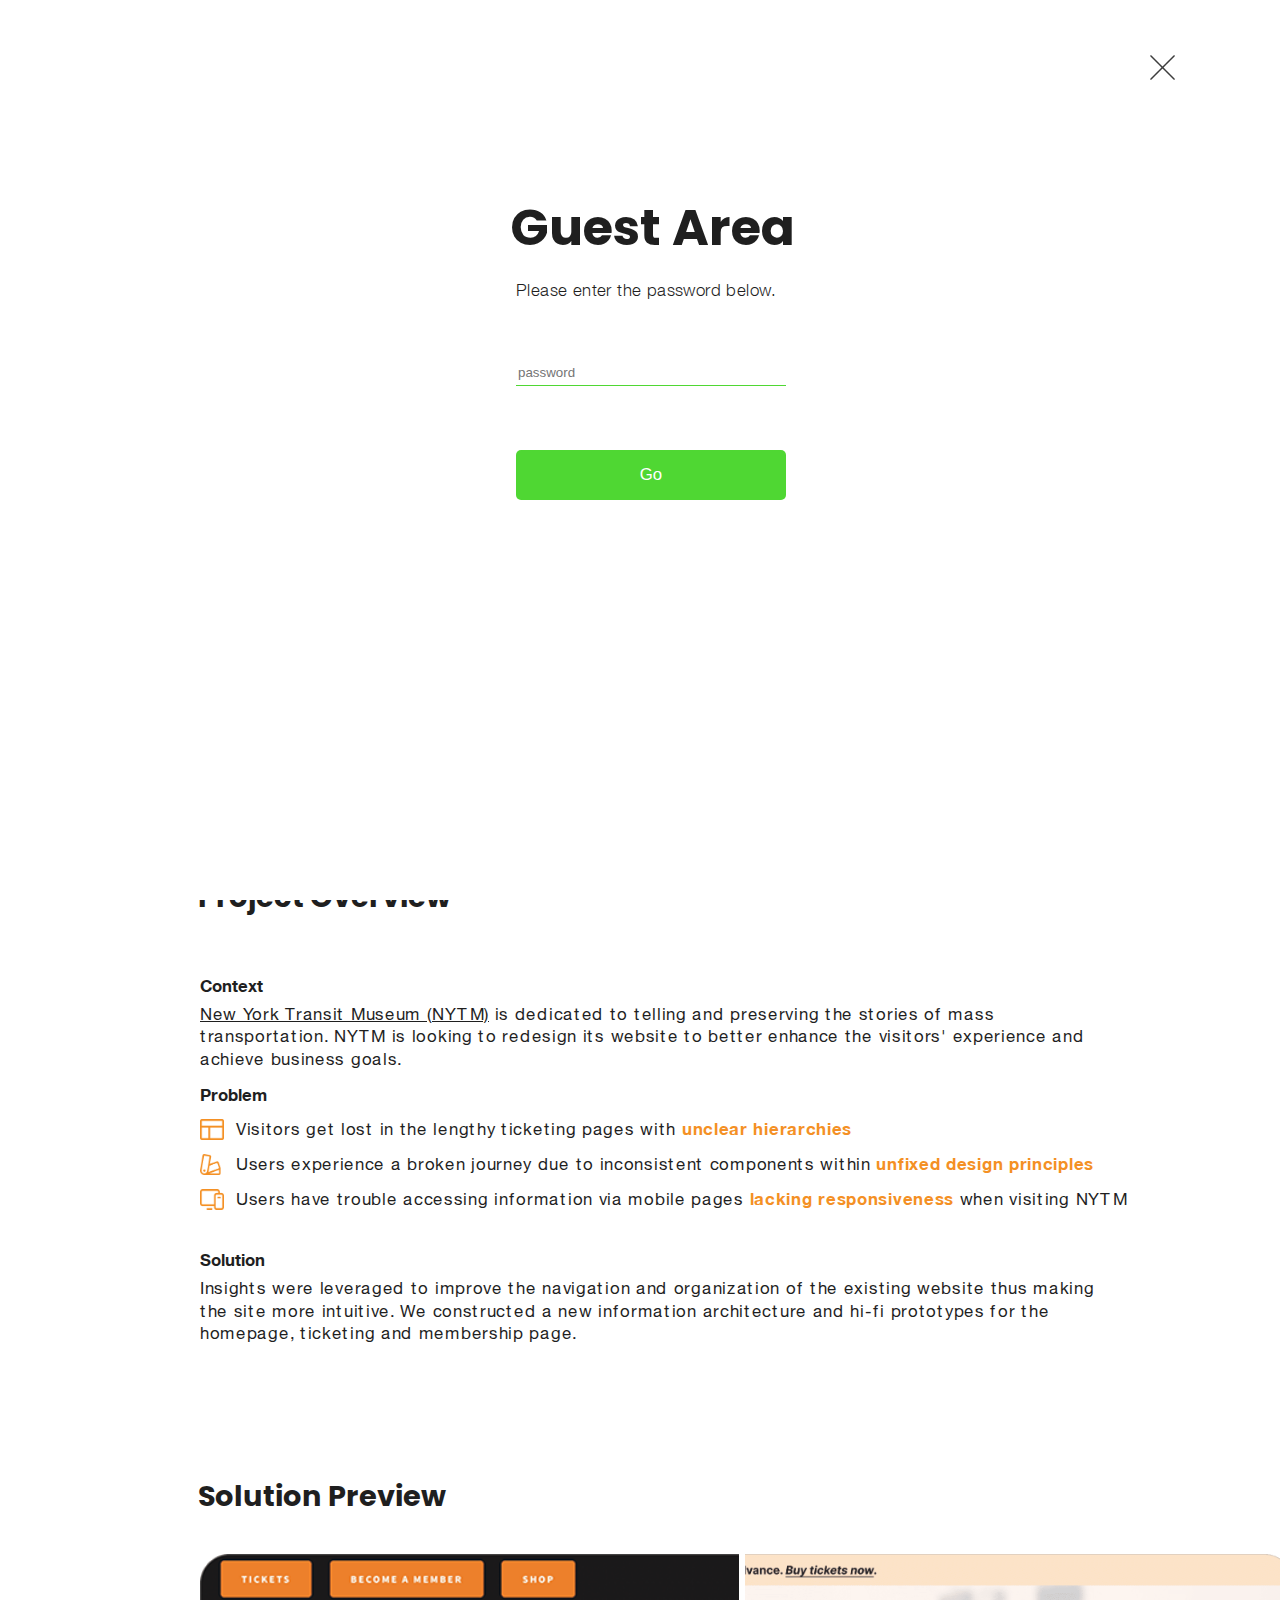
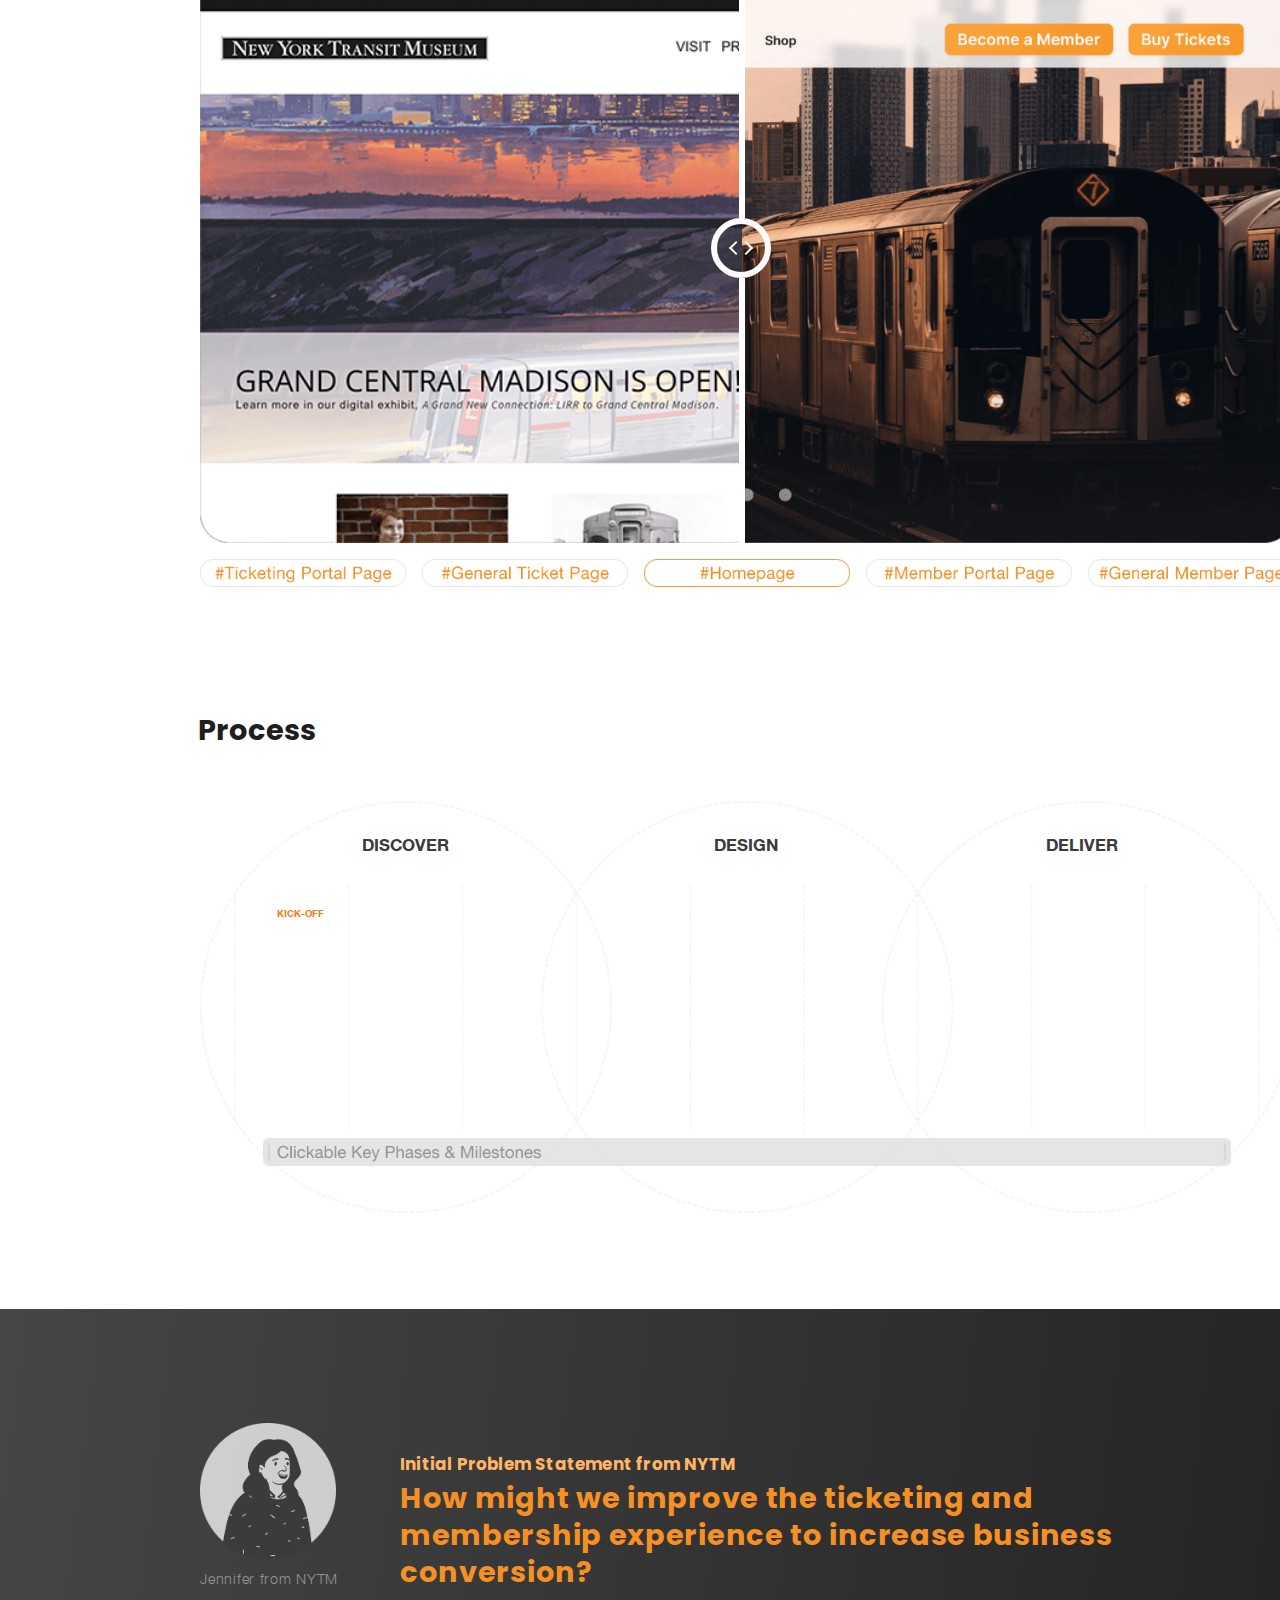
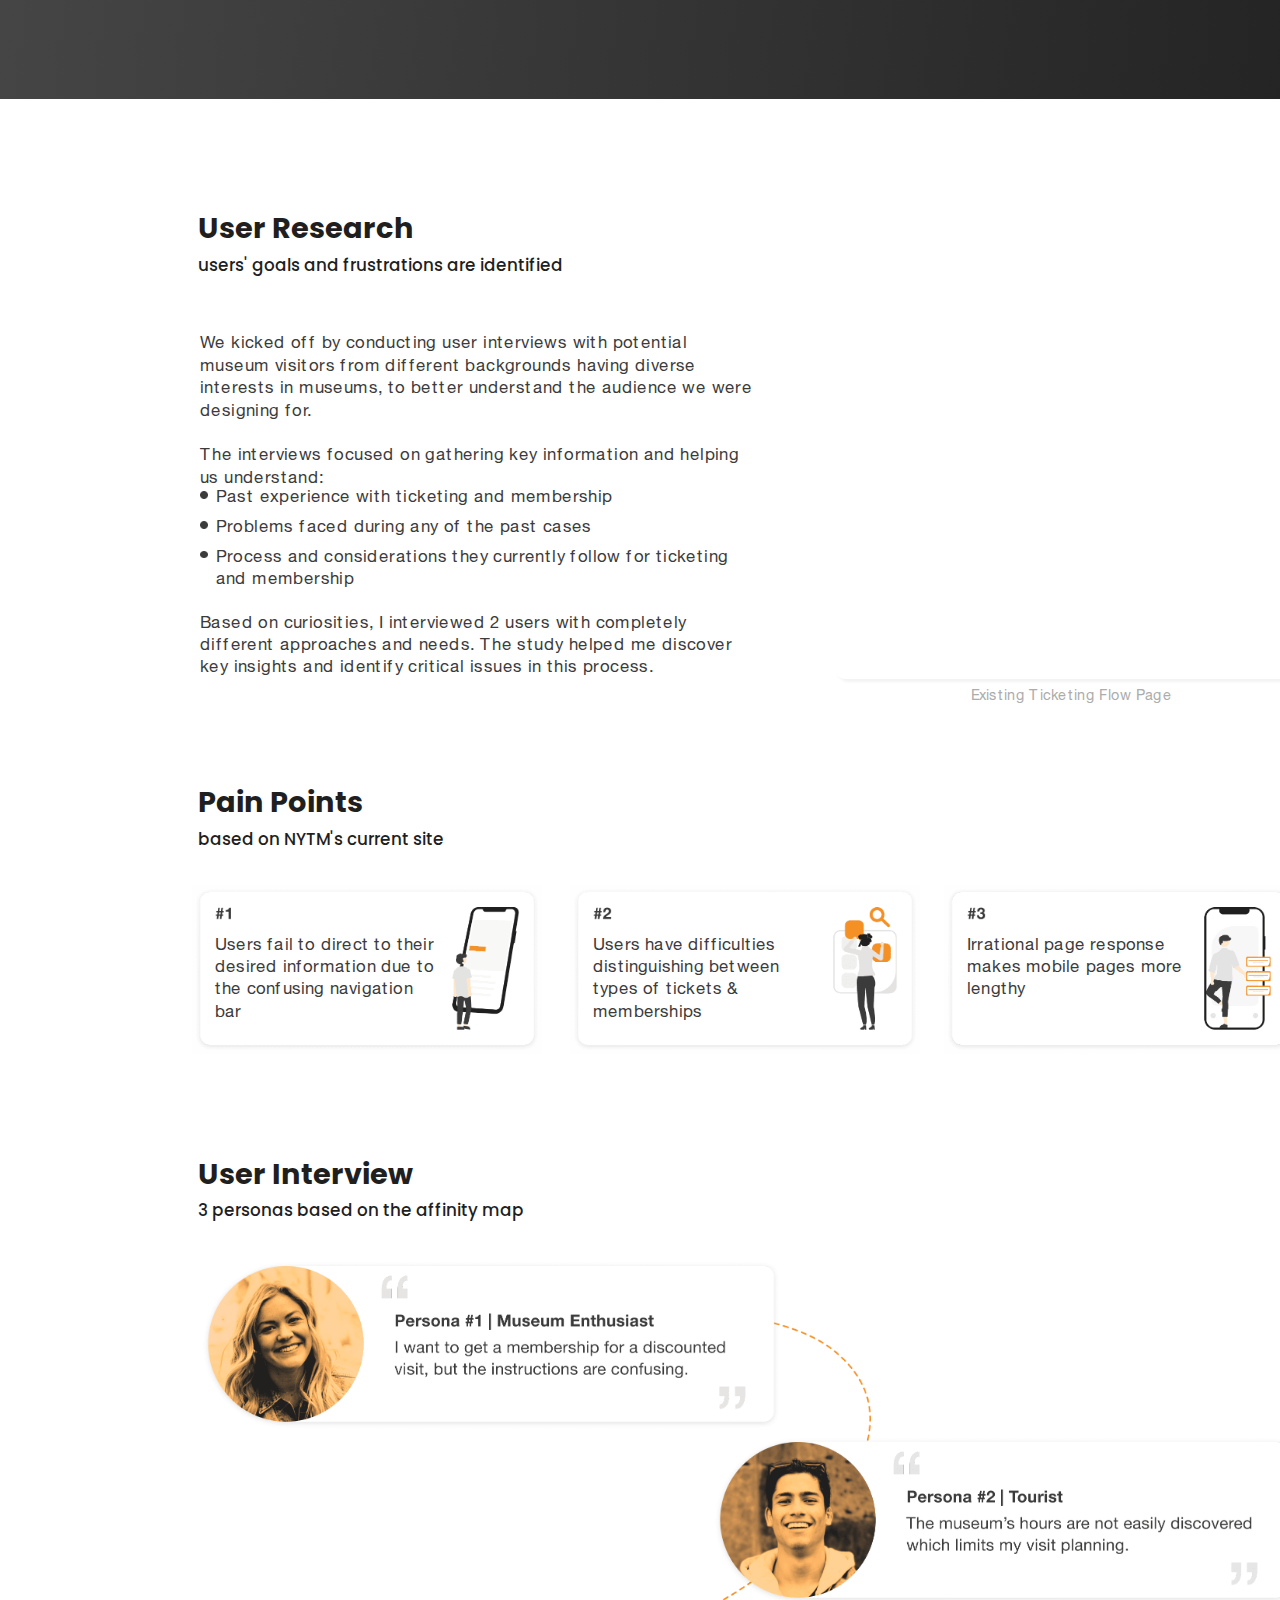
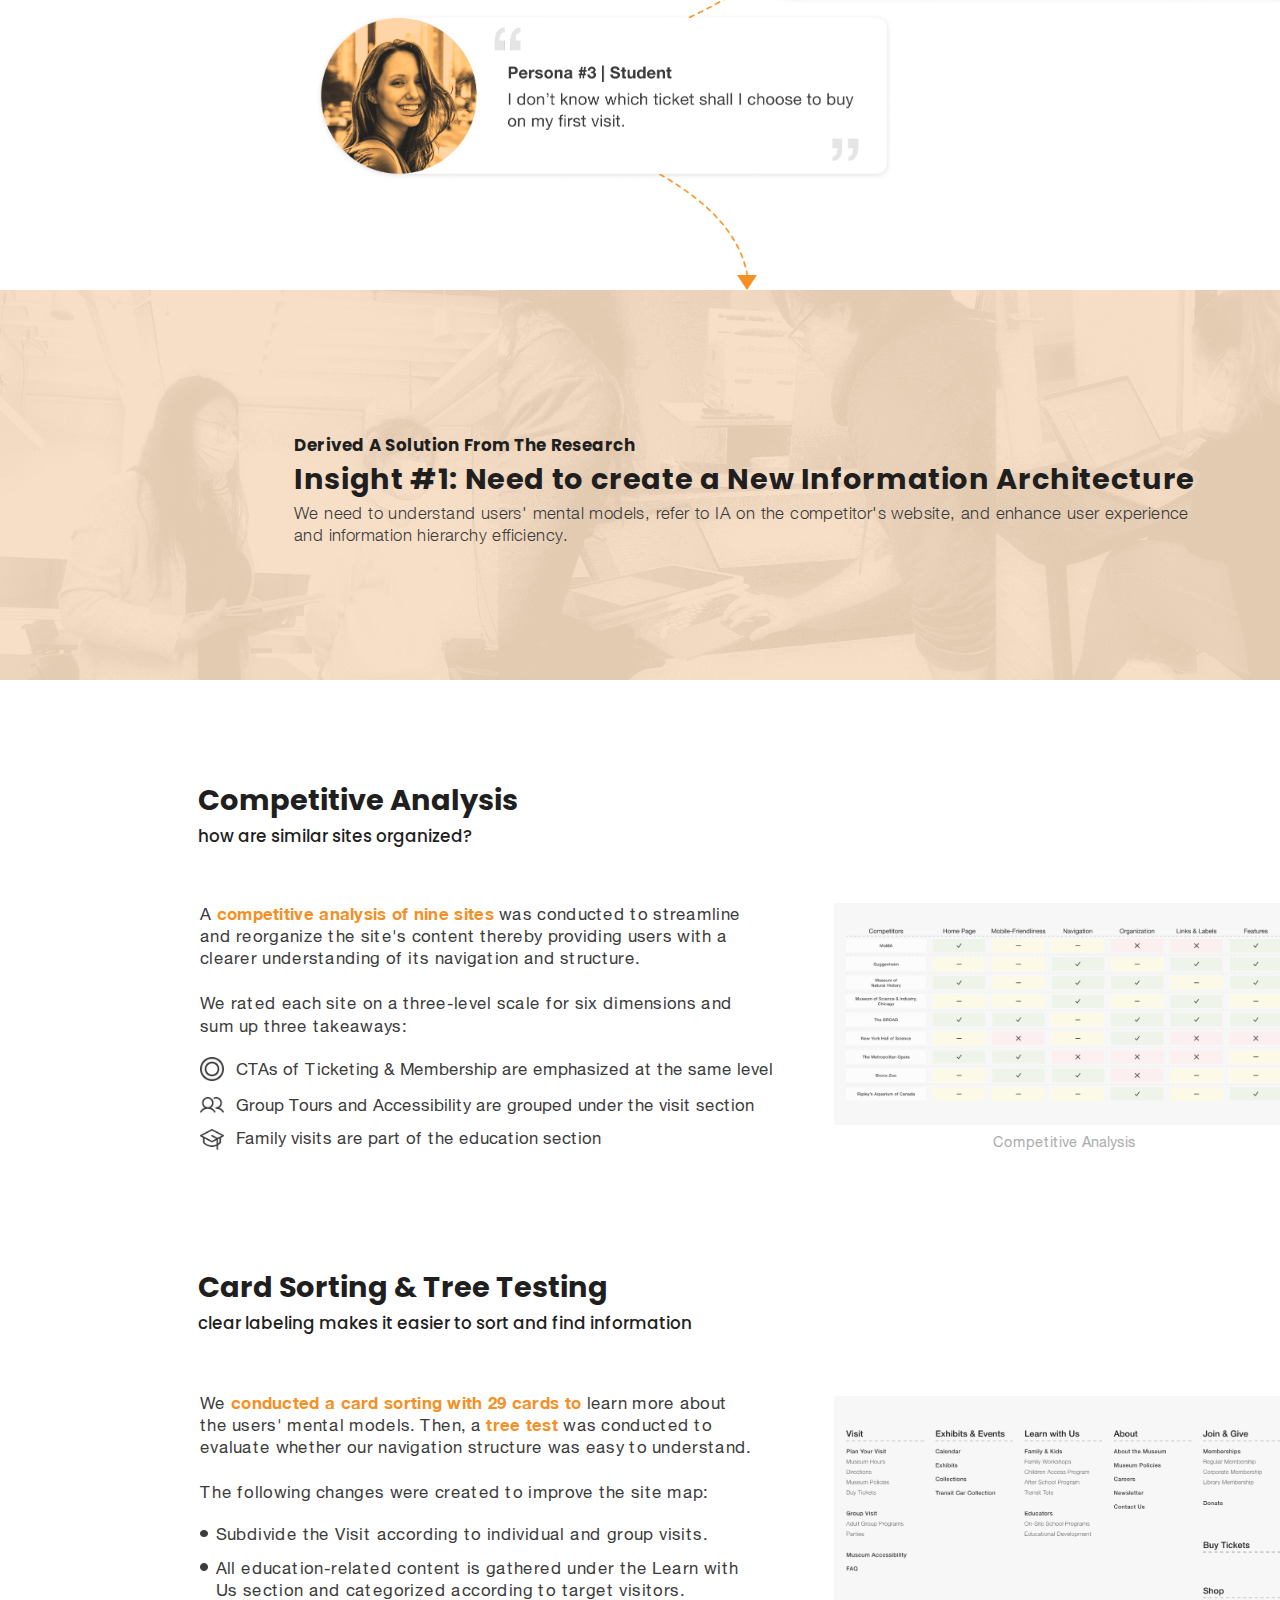
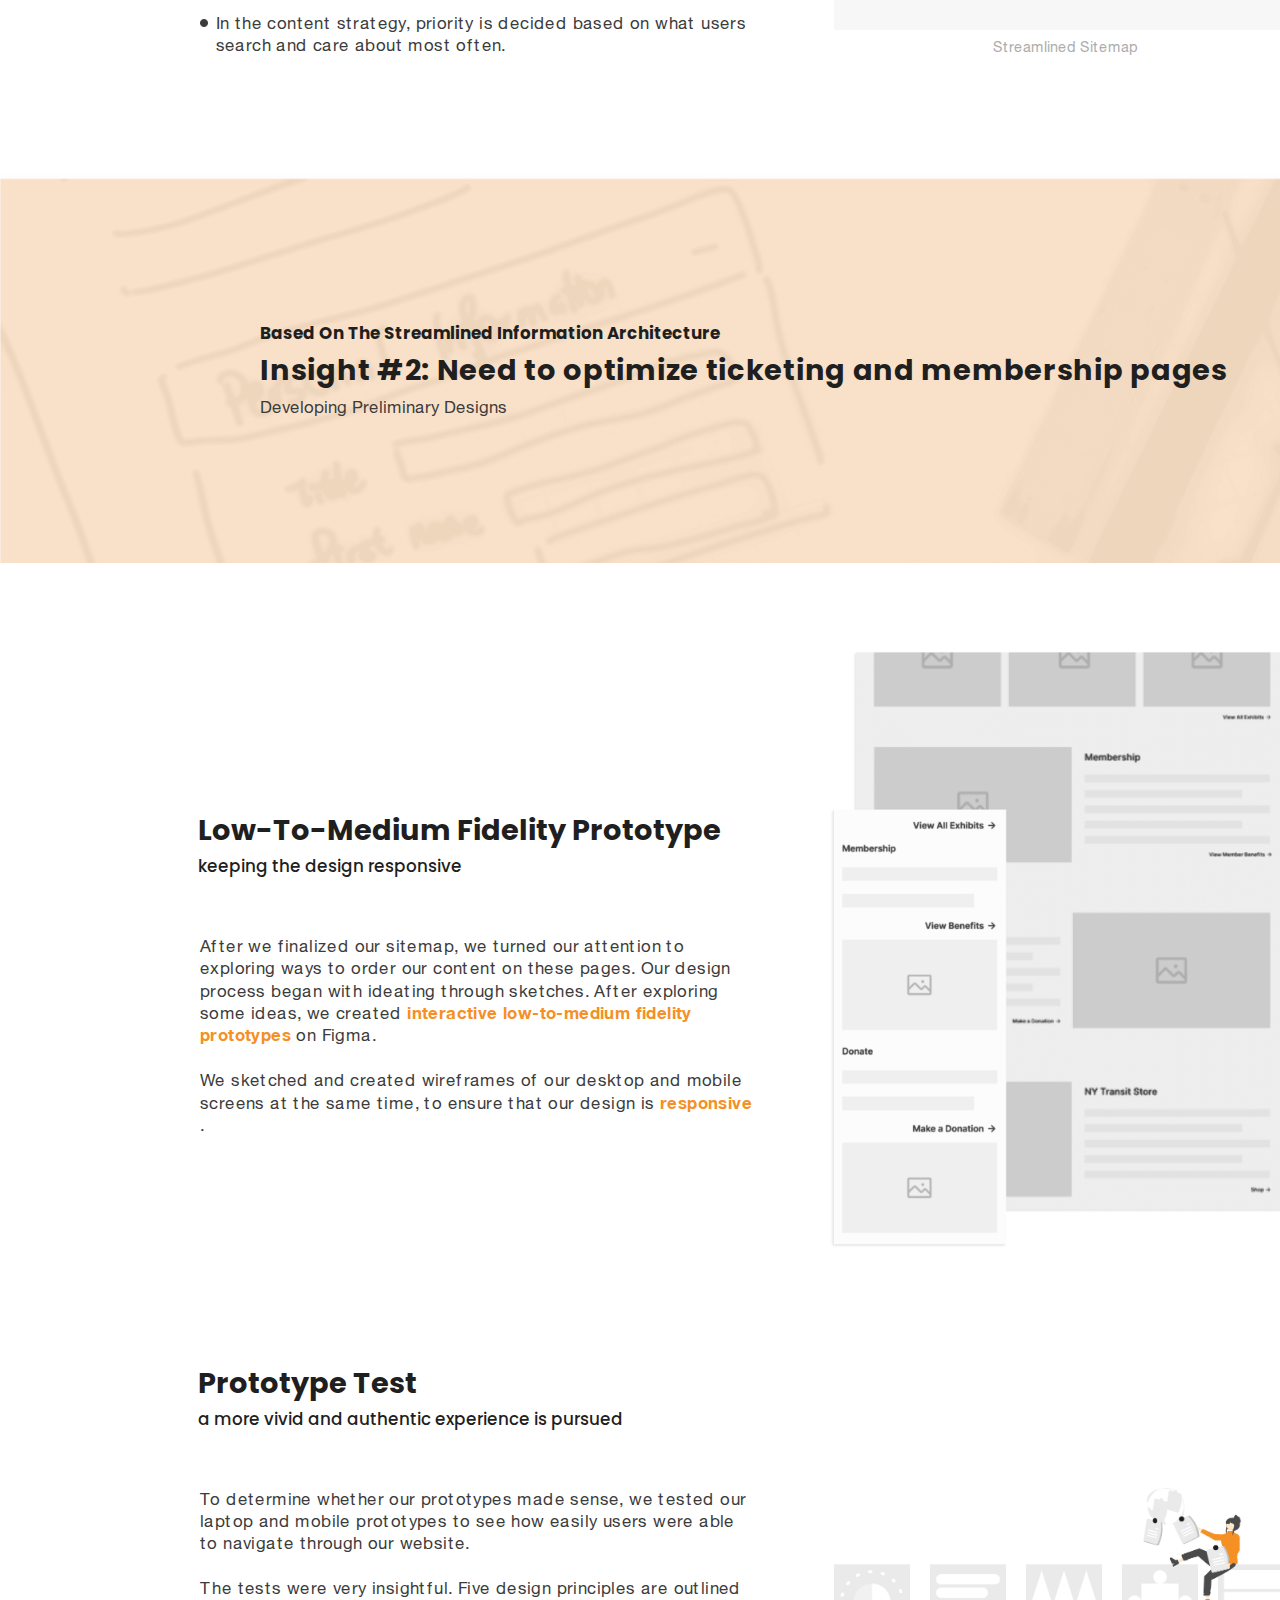
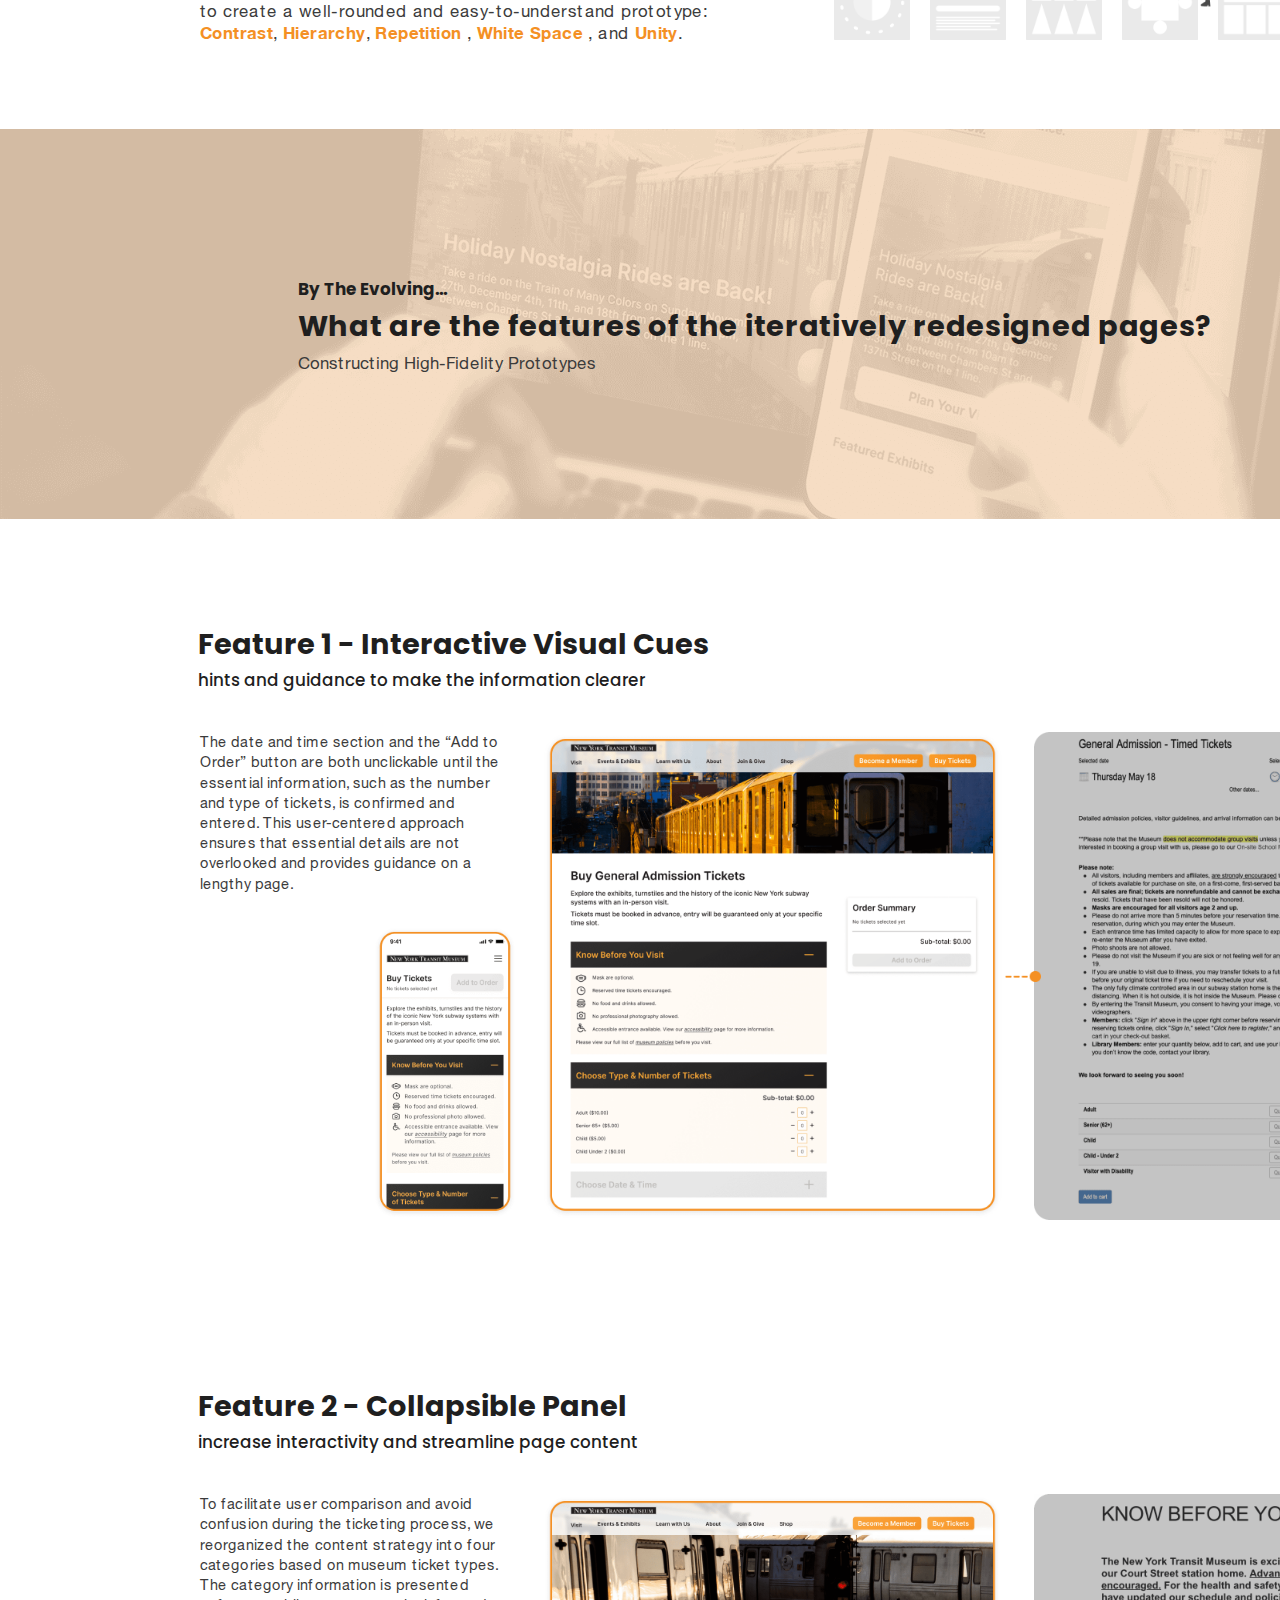
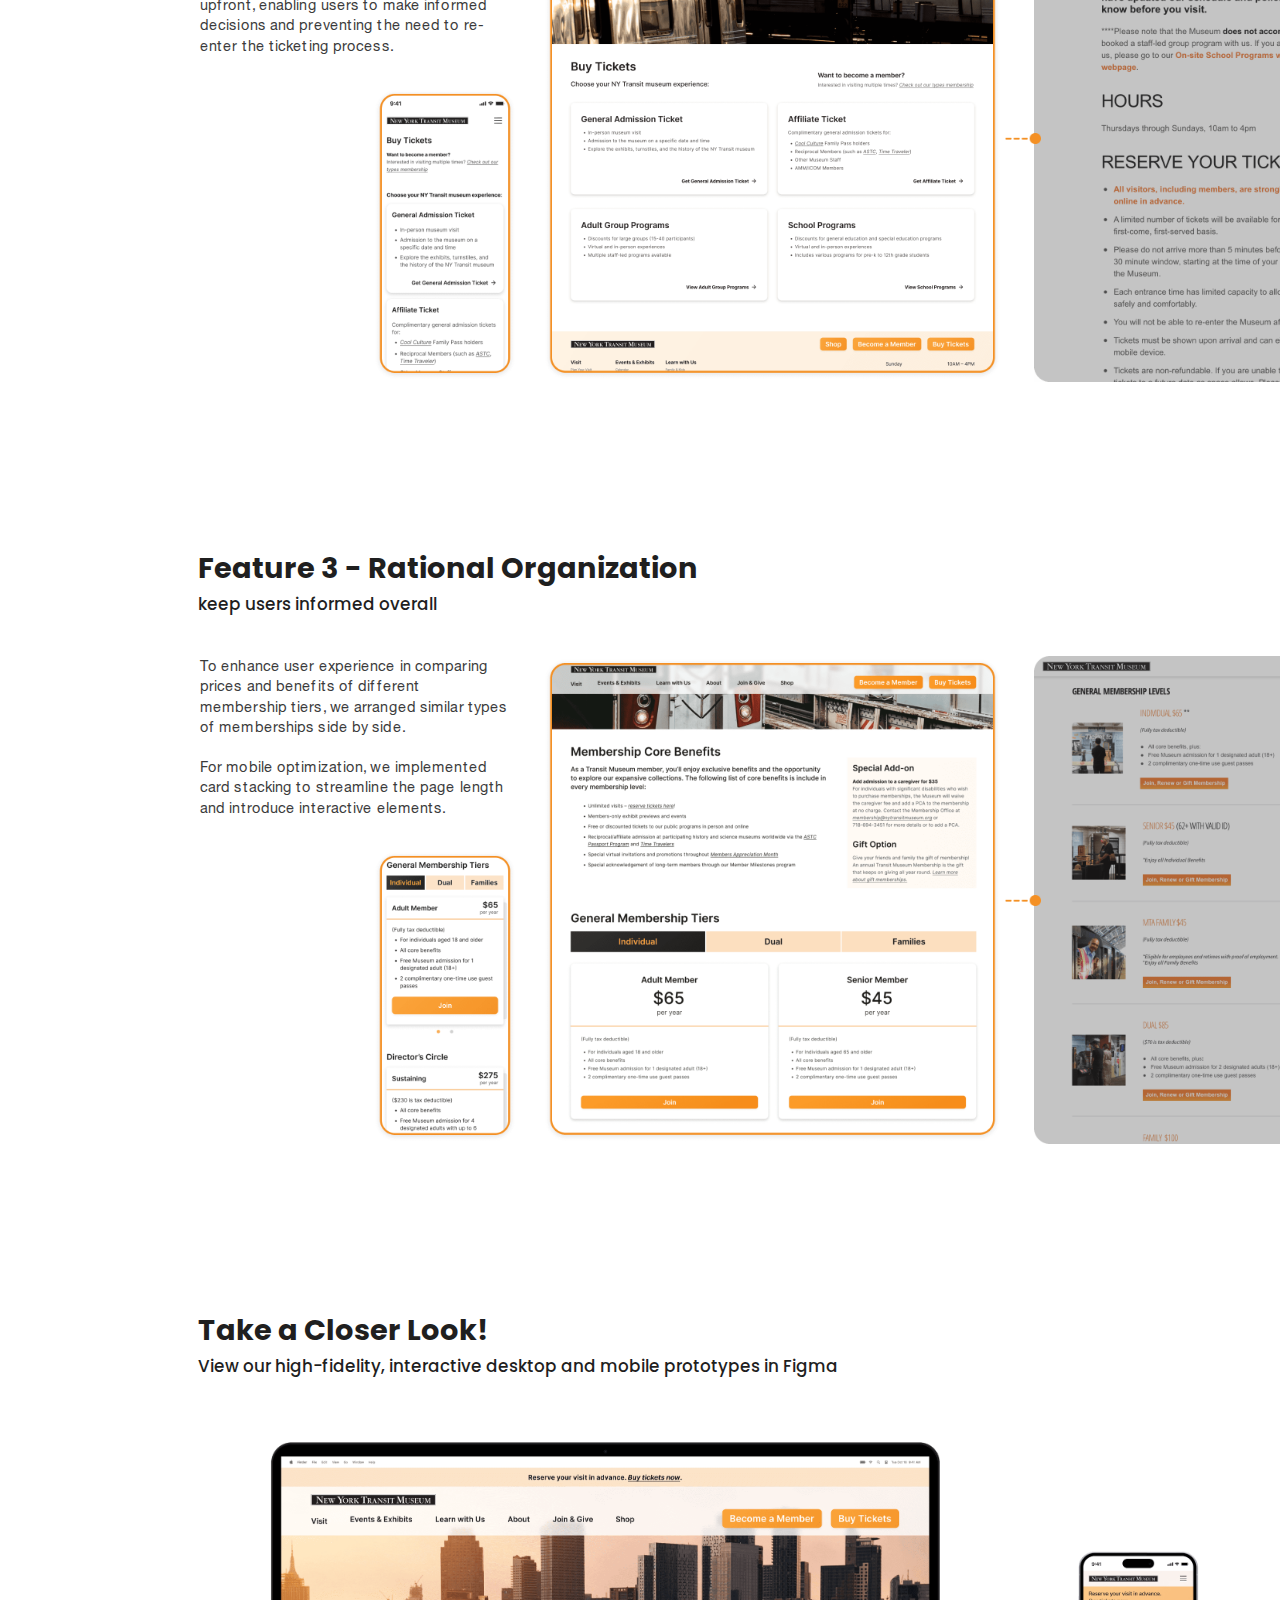
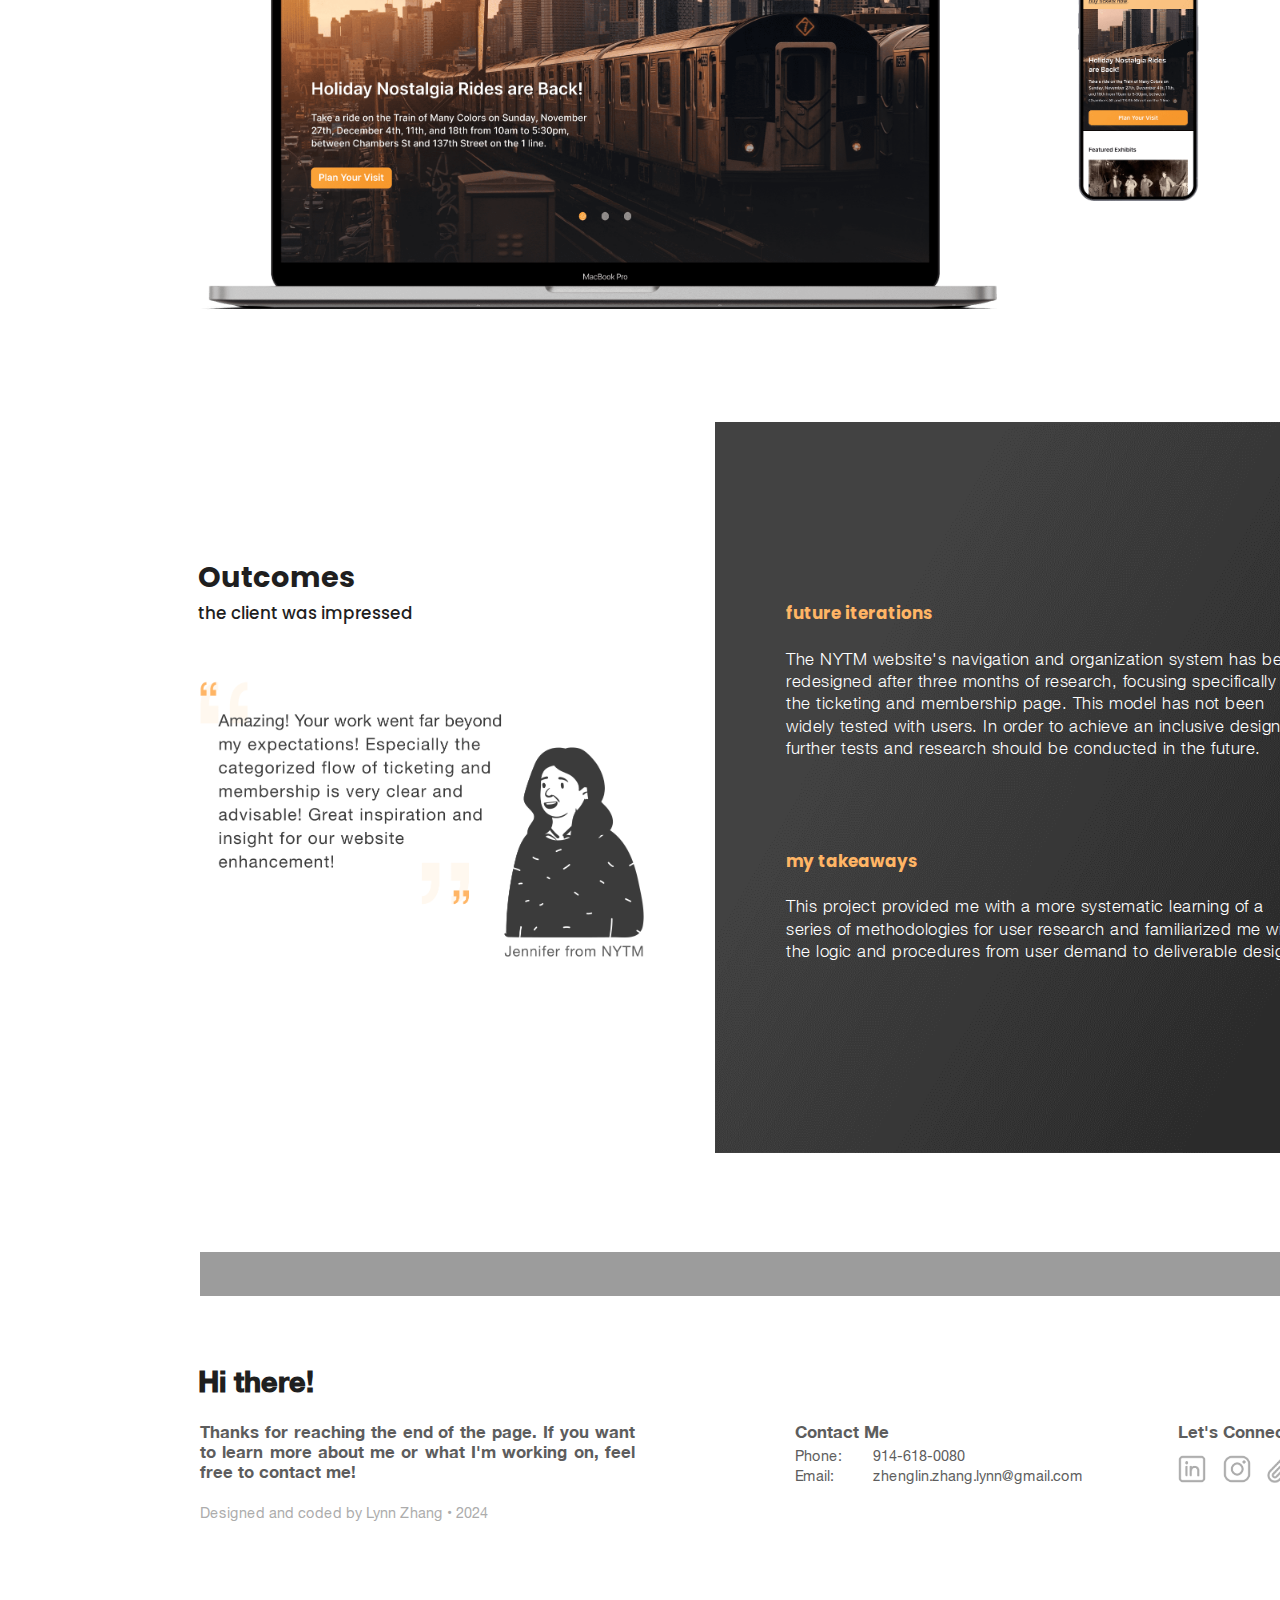
<file: NYTransitMuseum.html>
<!DOCTYPE html>
<html lang="en">

<head>
    <meta charset="utf-8">
    <meta name="viewport" content="width=device-width, initial-scale=1.0">
    <title>Lynn Zhang | NY Transit Museum</title>
    <style>
        @font-face {
            font-family: 'Helvetica Neue';
            src: url("static/fonts/HelveticaNeue.ttf")
        }

        @font-face {
            font-family: 'Helvetica Neue Bold';
            src: url("static/fonts/HelveticaNeue-Bold.ttf")
        }

        @font-face {
            font-family: 'Helvetica Neue Light';
            src: url("static/fonts/HelveticaNeue-Light.ttf")
        }
    </style>
    <link rel="shortcut icon" href="static/image/cover/favicon.ico">
    <link rel="preconnect" href="https://fonts.googleapis.com">
    <link rel="preconnect" href="https://fonts.gstatic.com" crossorigin>
    <link rel="preconnect" href="https://fonts.googleapis.com">
    <link rel="preconnect" href="https://fonts.gstatic.com" crossorigin>
    <link href="https://fonts.googleapis.com/css2?family=Poppins:wght@300;400;500;700&display=swap" rel="stylesheet">
    <link href="./static/css/style.css" rel="stylesheet">
    <link href="./static/css/ia.css" rel="stylesheet">
    <link rel="stylesheet" href="./static/css/animate.css" />
    <link rel="stylesheet" href="./static/css/lightbox.min.css" />
    <link rel="stylesheet" href="./static/css/bar.css" />
</head>

<body>
    <div class="lock" id="lock1">
        <a href="javascript:void(0);" onclick="back_main()"><img src="static/image/photo/close.png"
                style="width: 35px;margin-top: 50px;position: absolute;right: 100px;"></a>
        <div class="content">
            <p class="title" style="width: 260px;margin: 190px 0 0 0;">Guest Area</p>
            <p class="font1" style="width: 270px;margin: 280px 0 0 6px;">Please enter the password below.</p>
            <input type="password" id="password" class="password-input" placeholder="password">
            <p class="font1" style="width: 270px;margin: 425px 0 0 6px;color: #fc232f;font-size: 14.4px;display: none;"
                id="pwd_error">Please enter the correct password</p>
            <button onclick="checkPassword()"
                style="width:270px;margin: 450px 0 0 6px;background-color:#4fd733;border: none;height: 50px;color: white;font-size: 16.8px;border-radius: 5px;">Go</button>
        </div>
    </div>
    <div class="nav_work" id="nnn1">
        <div class="content">
            <a href="#" id="sy0">
                <img alt="pic" src="./static/image/common/logo.png" id="sy1"
                    style="width:44.0px;height:44.0px;margin:27.0px 0 0 116.0px;z-index:9999;opacity:1;">
                <img alt="pic" src="./static/image/ia/logo.png" id="sy2"
                    style="width:44.0px;height:44.0px;margin:27.0px 0 0 116.0px;z-index:9999;opacity:0;">
            </a>
            <img alt="pic" src="./static/image/common/click.png"
                style="width:57.6px;height:4px;margin:62.6px 0 0 906.8px;opacity: 0;" id="lig1">
            <img alt="pic" src="./static/image/common/click.png"
                style="width:91.2px;height:4px;margin:62.6px 0 0 1012.4px;opacity: 0;" id="lig2">
            <img alt="pic" src="./static/image/common/click.png"
                style="width:37.2px;height:4px;margin:62.6px 0 0 1146.4px;opacity: 0;" id="lig3">
            <img alt="pic" src="./static/image/common/click.png"
                style="width:68.2px;height:4px;margin:62.6px 0 0 1226.4px;opacity: 0;" id="lig4">
            <a href="/">
                <p class="font111" style="margin:28.6px 0 0 198.2px">Lynn Z</p>
            </a>
            <a href="/">
                <p class="font112" style="margin:33.0px 0 0 906.8px" id="lig11">Work</p>
            </a>
            <a target="_blank"
                href="https://drive.google.com/file/d/1Fj9TLvb60T07fDlUSmnbDXqyg7BCTxRq/view?usp=sharing">
                <p class="font113" style="margin:33.0px 0 0 1012.4px" id="lig22">Resume</p>
            </a>
            <a href="./etc.html">
                <p class="font113" style="margin:33.0px 0 0 1145.6px" id="lig33">Etc.</p>
            </a>
            <a href="./about.html">
                <p class="font113" style="margin:33.0px 0 0 1226.4px" id="lig44">About</p>
            </a>
        </div>
    </div>
    <div id="page0">
        <div class="content">
            <!-- <img alt="pic" src="./static/image/ia/page0_back.png" style="height:634.4px;margin:72.4px 0 0 575.2px;"> -->
            <!-- <img alt="pic" src="./static/image/ia/nytm_logo.png" style="width:256.0px;margin:58.4px 0 0 791.2px;"> -->
            <p class="font1" style="margin:130.0px 0 0 200px;font-size: 38.4px;letter-spacing: -0.2px;line-height: 58.0px;width: 608.0px;color: #1F1F1F;">Responsive Web Design for Ticketing & Membership</p>
            <p class="font1" style="margin:245.0px 0 0 200px;font-size: 16.8px;letter-spacing: 0.3px;line-height: 40.0px;font-weight: 500;color: #3B3B3B;">Sponsored Project @ New York Transit Museum</p>
            <!-- <p class="font2" style="margin:347.6px 0 0 198.4px">Redesign for the English Reading App</p> -->
            <!-- <p class="font3" style="margin:470.0px 0 0 200px">Startup Program</p>
            <p class="font3" style="margin:493.2px 0 0 200px">User Experience Design</p>
            <p class="font3" style="margin:516.4px 0 0 200px">2021.04 — Ongoing</p> -->
            <p class="font3" style="margin:382.4px 0 0 200px;font-size: 16.8px;letter-spacing: 0.3px;line-height:20.8px;color: #1f1f1f;font-weight: bold;">My Role</p>
            <p class="font3" style="margin:382.4px 0 0 392.0px;font-size: 16.8px;letter-spacing: 0.3px;line-height:20.8px;color: #1f1f1f;font-weight: bold;">Timeline</p>
            <p class="font3" style="margin:382.4px 0 0 584.0px;font-size: 16.8px;letter-spacing: 0.3px;line-height:20.8px;color: #1f1f1f;font-weight: bold;">Team</p>
            <p class="font3" style="margin:408.4px 0 0 200px;font-size: 14.4px;letter-spacing: 0.3px;line-height:20.8px;color: #3B3B3B;">UX Designer</p>
            <p class="font3" style="margin:428.4px 0 0 200px;font-size: 14.4px;letter-spacing: 0.3px;line-height:20.8px;color: #3B3B3B;">UX Researcher</p>
            <p class="font3" style="margin:408.4px 0 0 392.0px;font-size: 14.4px;letter-spacing: 0.3px;line-height:20.8px;color: #3B3B3B;">2022.09 - 2022.12</p>
            <p class="font3" style="margin:408.4px 0 0 584.0px;font-size: 14.4px;letter-spacing: 0.3px;line-height:20.8px;color: #3B3B3B;">Michelle Huang</p>
            <p class="font3" style="margin:428.4px 0 0 584.0px;font-size: 14.4px;letter-spacing: 0.3px;line-height:20.8px;color: #3B3B3B;">Medhaswi Paturu</p>
            <p class="font3" style="margin:520.4px 0 0 200px;font-size: 14.4px;letter-spacing: 0.3px;line-height:20.8px;color: #3B3B3B;width: 574.0px;">I collaborated with 2 IxD students at Pratt Institute. I proactively participated in the entire user research process, led 2 user interviews, and led interface design.</p>
            <!-- <img alt="pic" src="./static/image/iwen/page0_software.png"
                style="width:152.0px;margin:570px 0 0 196.4px">
            <img alt="pic" src="./static/image/iwen/page0_phone.png" style="width:1494.0px;margin:0 0 0 0"> -->
            <img alt="pic" src="./static/image/ia/line1.png" style="width:574.0px;margin:366px 0 0 200px">
            <img alt="pic" src="./static/image/ia/line2.png" style="width:574.0px;margin:504px 0 0 200px">
            <img alt="pic" src="./static/image/ia/line3.png" style="width:1094px;margin:700px 0 0 200px">
            <img alt="pic" src="./static/image/ia/page0_software.png" style="height:39.2px;margin:570px 0 0 196.4px">
            <a href="#" id="pdf">
                <!-- <img alt="pic" src="./static/image/ia/page0_pdf.png" id="a1"
                    style="width:28.4px;height:28.4px;margin:304.8px 0 0 444.4px;opacity: 1;">
                <img alt="pic" src="./static/image/ia/page0_pdf_hover.png" id="a2"
                    style="width:28.4px;height:28.4px;margin:304.8px 0 0 444.4px;opacity: 0;"> -->
            </a>
        </div>
        <div
        style="background: url('./static/image/ia/22.png') no-repeat;position: absolute;height:734.0px;margin-top:-706.6px;margin-left: max(774.0px,calc(50% - 747px + 774.0px));width: max(720px, calc(50% - 747px + 720px));background-size: cover;">
    </div>
    </div>
    <!-- <div class="wow animate__fadeInUp" data-wow-duration="1.2s" data-wow-delay="0s" data-wow-offset="100">
        <div class="brief" style="margin-top: 50px;height: 408.0px;">
            <img alt="pic" src="./static/image/common/dot.png"
                style="width:7.6px;margin:231.2px 0 0 640.0px;position: absolute;">
            <img alt="pic" src="./static/image/common/dot.png"
                style="width:7.6px;margin:287.6px 0 0 640.0px;position: absolute;">
            
            <p class="font1z" style="margin:106.4px 0 0 200.0px;">Client</p>
            <p class="font1z" style="margin:164.4px 0 0 200.0px;">Duration</p>
            <p class="font1z" style="margin:222.4px 0 0 200.0px;">Team</p>
            <p class="font2z" style="margin:127.6px 0 0 200.0px;">New York Transit Museum</p>
            <p class="font2z" style="margin:185.6px 0 0 200.0px;">September 2022 — December 2022</p>
            <p class="font2z" style="margin:243.6px 0 0 200.0px;">Zhenglin Zhang</p>
            <p class="font2z" style="margin:263.6px 0 0 200.0px;">Michelle Huang</p>
            <p class="font2z" style="margin:283.6px 0 0 200.0px;">Medhaswi Paturu</p>
            <p class="font3z" style="margin:106.4px 0 0 640.0px;">My Role</p>
            <div class="font4z" style="margin:136.4px 0 0 640.0px;">As a
                <p style="display: inline;font-family: 'Helvetica Neue Bold', sans-serif;color: #1f1f1f;">UX Designer &
                    Researcher</p>, I collaborated with 2 grad students majoring in IXD (Information Experience Design)
                at
                Pratt Institute. I proactively participated in the entire user research process, led 2 user interviews,
                and
                led interface design.
            </div>
            <div class="font4z" style="margin:224px 0 0 655.6px;width: 638.4px;">
                <p style="display: inline;font-family: 'Helvetica Neue Bold', sans-serif;color: #1f1f1f;">Research:</p>
                User Interview, Competitive Analysis, Affinity Diagram, Card Sorting, Tree testing, Information
                Architecture, Usability Testing, and Research Analysis
            </div>
            <div class="font4z" style="margin:280px 0 0 655.6px;width: 638.4px;letter-spacing: 0.3px;">
                <p style="display: inline;font-family: 'Helvetica Neue Bold', sans-serif;color: #1f1f1f;">Design:</p>
                Ideation sketching, Wireframing, Prototyping, Interaction & Visual Design
            </div>
        </div>
    </div> -->
    <!-- <div class="wow animate__fadeInUp" data-wow-duration="1.2s" data-wow-delay="0s" data-wow-offset="100">
        <div id="page_role" style="margin-top:30px">
            <p class="title" style="margin:53.6px 0 0 198px;">My Role</p>
            <p class="font1" style="margin:144.0px 0 0 200.0px;">Through the various phases of the product development
                of this project, I wore multiple hats such as a product designer, facilitator, team leader, and product
                manager.</p>
            <p class="font1" style="margin:232.4px 0 0 215.6px;width: 638.4px;">In the Discover phase, I conducted two
                user interviews, card sorting, and tree testing independently.</p>
            <p class="font1" style="margin:284.4px 0 0 215.6px;width: 648.4px;">In the Design phase, I led the
                completion of the lo-fi prototype, which preliminary addressed the challenge of consistent site page
                response on mobile and desktop.</p>
            <p class="font1" style="margin:336.4px 0 0 215.6px;width: 638.4px;">In the Deliver phase, I did the design
                from lo-fi to hi-fi by myself and moderated user testing.</p>
            <img alt="pic" src="./static/image/common/dot.png"
                style="width:7.6px;margin:238.4px 0 0 200.0px;position: absolute;">
            <img alt="pic" src="./static/image/common/dot.png"
                style="width:7.6px;margin:290.4px 0 0 200.0px;position: absolute;">
            <img alt="pic" src="./static/image/common/dot.png"
                style="width:7.6px;margin:342.4px 0 0 200.0px;position: absolute;">
            <img alt="pic" src="./static/image/ia/role.png"
                style="width:294.1px;margin:124.3px 0 0 958.7px;position: absolute;">
        </div>
    </div> -->
    <div class="wow animate__fadeInUp" data-wow-duration="1.2s" data-wow-delay="0s" data-wow-offset="100">
        <div id="page231" style="margin-top:20px">
            <div class="content">
                <p class="title" style="margin:43.6px 0 0 198.4px;">Project Overview</p>
                <p class="font3" style="margin:144.0px 0 0 200px;">Context</p>
                <p class="font3" style="margin:252.8px 0 0 200px;">Problem</p>
                <p class="font3" style="margin:418.4px 0 0 200px;">Solution</p>
                <p class="font0001"
                    style="margin:170.8px 0 0 200px;font-family: 'Helvetica Neue', sans-serif;color: #1F1F1F;"><a
                        href="https://www.nytransitmuseum.org/" target="_blank" id="amm1"
                        style="text-decoration:underline;text-decoration-color: #1F1F1F;color: #1F1F1F;">New
                        York Transit Museum (NYTM)</a> is dedicated to
                    telling and preserving the stories of mass transportation. NYTM is looking to redesign its website
                    to better enhance the visitors' experience and achieve business goals.</p>
                <p class="font0001"
                    style="margin:445.2px 0 0 200px;font-family: 'Helvetica Neue', sans-serif;color: #1F1F1F;">Insights
                    were leveraged to improve the navigation
                    and organization of the existing website thus making the site more intuitive. We constructed a new
                    information architecture and hi-fi prototypes for the homepage, ticketing and membership page.</p>
                <div class="font0001"
                    style="margin:286px 0 0 236.0px;font-family: 'Helvetica Neue', sans-serif;color: #1F1F1F;">
                    Visitors get lost in the lengthy ticketing pages
                    with <p style="display: inline;font-family: 'Helvetica Neue Bold', sans-serif;color: #F49024;">
                        unclear
                        hierarchies</p>
                </div>
                <div class="font0001"
                    style="margin:321.2px 0 0 236.0px;font-family: 'Helvetica Neue', sans-serif;color: #1F1F1F;">
                    Users experience a broken journey due to
                    inconsistent components within <p
                        style="display: inline;font-family: 'Helvetica Neue Bold', sans-serif;color: #F49024;">unfixed
                        design
                        principles</p>
                </div>
                <div class="font0001"
                    style="margin:356.4px 0 0 236.0px;font-family: 'Helvetica Neue', sans-serif;color: #1F1F1F;">
                    Users have trouble accessing information via
                    mobile pages <p
                        style="display: inline;font-family: 'Helvetica Neue Bold', sans-serif;color: #F49024;">
                        lacking responsiveness </p>when visiting NYTM
                </div>
                <img alt="pic" src="./static/image/ia/222.png"
                    style="width:24.0px;margin:286.8px 0 0 200px;position: absolute;">
                <img alt="pic" src="./static/image/ia/333.png"
                    style="width:21.2px;margin:322.0px 0 0 200px;position: absolute;">
                <img alt="pic" src="./static/image/ia/111.png"
                    style="width:24.0px;margin:357.2px 0 0 200px;position: absolute;">
            </div>
        </div>
    </div>
    <div class="wow animate__fadeInUp" data-wow-duration="1.2s" data-wow-delay="0s" data-wow-offset="100">
        <div id="page_pre" style="margin-top:-70px">
            <p class="title" style="margin:118.8px 0 0 198.4px">Solution Preview</p>
            <!-- <p class="font1" style="margin:50.4px 0 0 640.0px;letter-spacing: 0.3px;width: 640.0px;">Our team leveraged
                insights to improve the navigation and
                organization of the existing website thus making the site more intuitive. We constructed a new
                information architecture and mid-fi prototypes for the homepage, ticketing page, and membership page.
            </p> -->
            <div class='container' id="con">
                <div class='img background-img'></div>
                <div class='img foreground-img'></div>
                <input type="range" min="1" max="100" value="50" class="slider" name='slider' id="slider">
                <div class='slider-button'></div>
                <div id="be"
                    style="position: absolute;width: 81.2px;height: 47.6px;margin: 271.2px 0 0 32.0px;background-color: #3B3B3B;border-radius: 2px;color: #FFFFFF;font-family: 'Helvetica Neue', sans-serif;font-size: 16.8px;text-align:center;line-height: 47.6px;opacity: 0.8;display: none;">
                    Before</div>
                <div id="af"
                    style="position: absolute;width: 81.2px;height: 47.6px;margin: 271.2px 0 0 980.8px;background-color: #3B3B3B;border-radius: 2px;color: #FFFFFF;font-family: 'Helvetica Neue', sans-serif;font-size: 16.8px;text-align:center;line-height: 47.6px;opacity: 0.8;display: none;">
                    After</div>
            </div>
            <div style="position: absolute;width:20px;height: 80px;background-color:white;margin: 441.2px 0 0 185px;display: none;"
                id="blc1"></div>
            <div style="position: absolute;width:20px;height: 80px;background-color:white;margin: 441.2px 0 0 1288px;display: none;"
                id="blc2"></div>

            <a href="javascript:void(0);" id="pre_res" onclick="display1()">
                <img alt="pic" id="pre_res1" src="./static/image/ia/pre_res.png"
                    style="height:27.6px;margin:803.2px 0 0 200.0px;opacity:1">
                <img alt="pic" id="pre_res2" src="./static/image/ia/pre_res_h.png"
                    style="height:27.6px;margin:803.2px 0 0 200.0px;opacity:0">
            </a>
            <a href="javascript:void(0);" id="pre_inf" onclick="display2()">
                <img alt="pic" id="pre_inf1" src="./static/image/ia/pre_inf.png"
                    style="height:27.6px;margin:803.2px 0 0 422.0px;opacity:1">
                <img alt="pic" id="pre_inf2" src="./static/image/ia/pre_inf_h.png"
                    style="height:27.6px;margin:803.2px 0 0 422.0px;opacity:0">
            </a>
            <a href="javascript:void(0);" id="pre_bra" onclick="display3()">
                <img alt="pic" id="pre_bra1" src="./static/image/ia/pre_bra.png"
                    style="height:27.6px;margin:803.2px 0 0 644.0px;opacity:1">
                <img alt="pic" id="pre_bra2" src="./static/image/ia/pre_bra_h.png"
                    style="height:27.6px;margin:803.2px 0 0 644.0px;opacity:1">
            </a>
            <a href="javascript:void(0);" id="pre_hi" onclick="display4()">
                <img alt="pic" id="pre_hi1" src="./static/image/ia/pre_hi.png"
                    style="height:27.6px;margin:803.2px 0 0 866.0px;opacity:1">
                <img alt="pic" id="pre_hi2" src="./static/image/ia/pre_hi_h.png"
                    style="height:27.6px;margin:803.2px 0 0 866.0px;opacity:0">
            </a>
            <a href="javascript:void(0);" id="pre_des" onclick="display5()">
                <img alt="pic" id="pre_des1" src="./static/image/ia/pre_des.png"
                    style="height:27.6px;margin:803.2px 0 0 1088.0px;opacity:1">
                <img alt="pic" id="pre_des2" src="./static/image/ia/pre_des_h.png"
                    style="height:27.6px;margin:803.2px 0 0 1088.0px;opacity:0">
            </a>
        </div>
    </div>
    <div class="ps" style="display: none;" id="nnn2">
        <img alt="pic" src="./static/image/common/line.png"
            style="height:1px;width:100%;margin:95.0px 0 0 0;opacity: 0.6;position: absolute;">
        <div class="content">
            <a href="javascript:void(0);" onclick="discover()">
                <img alt="pic" src="./static/image/common/discover.png" id="dis1"
                    style="width:88.8px;margin:28.6px 0 0 338.0px;position: absolute;">
                <img alt="pic" src="./static/image/common/discover1.png" id="dis"
                    style="width:88.8px;margin:28.6px 0 0 338.0px;position: absolute;display: none;">
            </a>
            <a href="javascript:void(0);" onclick="design()">
                <img alt="pic" src="./static/image/common/design.png" id="des1"
                    style="width:65.6px;margin:27.0px 0 0 714.4px;position: absolute;">
                <img alt="pic" src="./static/image/common/design1.png" id="des"
                    style="width:65.6px;margin:27.0px 0 0 714.4px;position: absolute;display: none;">
            </a>
            <a href="javascript:void(0);" onclick="deliver()">
                <img alt="pic" src="./static/image/common/deliver.png" id="del1"
                    style="width:72.8px;margin:27.0px 0 0 1075.2px;position: absolute;">
                <img alt="pic" src="./static/image/common/deliver1.png" id="del"
                    style="width:72.8px;margin:27.0px 0 0 1075.2px;position: absolute;display: none;">
            </a>
            <a href="#" id="sl0">
                <img alt="pic" src="./static/image/common/logo.png" id="sl1"
                    style="width:44.0px;height:44.0px;margin:27.0px 0 0 116.0px;position: absolute;z-index:9999;opacity:1;">
                <img alt="pic" src="./static/image/ia/logo.png" id="sl2"
                    style="width:44.0px;height:44.0px;margin:27.0px 0 0 116.0px;position: absolute;z-index:9999;opacity:0;">
            </a>
            <img alt="pic" src="./static/image/ia/lll.png" id="lll3"
                style="height:2px;width:364.8px;margin:93.5px 0 0 929.4px;opacity: 0;position: absolute;">
            <img alt="pic" src="./static/image/ia/lll.png" id="lll2"
                style="height:2px;width:364.8px;margin:93.5px 0 0 564.6px;opacity: 0;position: absolute;">
            <img alt="pic" src="./static/image/ia/lll.png" id="lll1"
                style="height:2px;width:364.8px;margin:93.5px 0 0 199.8px;opacity: 0;position: absolute;">
        </div>
    </div>
    <!-- <div class="wow animate__fadeInUp" data-wow-duration="1.2s" data-wow-delay="0s" data-wow-offset="100">
        <div id="page_ini" style="margin-top:90px">
            <div class="content">
                <p class="font0" style="margin:171.2px 0 0 400.0px;width: 832.8px;">How might we improve the ticketing
                    and membership experience to increase business conversion?</p>
                <p class="font1" style="margin:142.0px 0 0 400.0px;font-weight: bold">Initial Problem Statement from
                    NYTM</p>
                <img alt="pic" src="./static/image/ia/icon.png"
                    style="width:135.6px;margin:114.0px 0 0 200.4px;position: absolute;">
                <p class="font0001" style="margin:259.6px 0 0 200.4px;color: #929292;font-size: 14.4px;">Jennifer from
                    NYTM</p>
            </div>
        </div>
    </div> -->
    <div class="wow animate__fadeInUp" data-wow-duration="1.2s" data-wow-delay="0s" data-wow-offset="100">
        <div id="process">
            <p class="title" style="margin:98px 0 0 198px;">Process</p>
            <p class="font1" style="margin:224.0px 0 0 361.6px;">DISCOVER</p>
            <p class="font1" style="margin:224.0px 0 0 714.4px;">DESIGN</p>
            <p class="font1" style="margin:224.0px 0 0 1046.0px;">DELIVER</p>
            <p class="font30" style="margin:297.6px 0 0 277.2px;">KICK-OFF</p>
            <img alt="pic" src="./static/image/ia/process.png"
                style="height:412.0px;width:1094.0px;margin:190px 0 0 200.0px">
            <img alt="pic" src="./static/image/common/kp.png" style="width: 967.6px;margin:527.6px 0 0 263.2px">
            <div style="position:absolute;height:35.2px;width:0;margin:312.4px 0 0 263.2px;overflow: hidden;" id="pp1">
                <a href="#" id="p_r">
                    <img alt="pic" id="p_r1" src="./static/image/ia/process_int.png"
                        style="height:35.2px;width:202.4px;margin: 0 0 0 0;opacity:0">
                    <img alt="pic" id="p_r2" src="./static/image/ia/process_int_h.png"
                        style="height:35.2px;width:202.4px;margin: 0 0 0 0;opacity:0">
                </a>
            </div>
            <div style="position:absolute;height:35.2px;width:0;margin:348.4px 0 0 368.4px;overflow: hidden;" id="pp2">
                <a href="#" id="p_e">
                    <img alt="pic" id="p_e1" src="./static/image/ia/process_com.png"
                        style="height:35.2px;width:191.6px;margin:0 0 0 0;opacity:0">
                    <img alt="pic" id="p_e2" src="./static/image/ia/process_com_h.png"
                        style="height:35.2px;width:191.6px;margin:0 0 0 0;opacity:0">
                </a>
            </div>
            <div style="position:absolute;height:35.2px;width:0;margin:348.4px 0 0 568.0px;overflow: hidden;" id="pp3">
                <a href="#" id="p_w">
                    <img alt="pic" id="p_w1" src="./static/image/ia/process_card.png"
                        style="height:35.2px;width:248.0px;margin:0 0 0 0;opacity:0">
                    <img alt="pic" id="p_w2" src="./static/image/ia/process_card_h.png"
                        style="height:35.2px;width:248.0px;margin:0 0 0 0;opacity:0">
                </a>
            </div>
            <div style="position:absolute;height:35.2px;width:0;margin:384.4px 0 0 696.0px;overflow: hidden;" id="pp4">
                <a href="#" id="p_s">
                    <img alt="pic" id="p_s1" src="./static/image/ia/process_pro.png"
                        style="height:35.2px;width:402.4px;margin:0 0 0 0;opacity:0">
                    <img alt="pic" id="p_s2" src="./static/image/ia/process_pro_h.png"
                        style="height:35.2px;width:402.4px;margin:0 0 0 0;opacity:0">
                </a>
            </div>
            <div style="position:absolute;height:35.2px;width:0;margin:420.4px 0 0 1002.0px;overflow: hidden;" id="pp5">
                <a href="#" id="p_i">
                    <img alt="pic" id="p_i1" src="./static/image/ia/process_test.png"
                        style="height:35.2px;width:204.8px;margin:0 0 0 0;opacity:0">
                    <img alt="pic" id="p_i2" src="./static/image/ia/process_test_h.png"
                        style="height:35.2px;width:204.8px;margin:0 0 0 0;opacity:0">
                </a>
            </div>
        </div>
    </div>
    <!-- <div id="page3">
        <div class="wow animate__fadeInUp" data-wow-duration="1.2s" data-wow-delay="0s" data-wow-offset="100">
            <div class="content">
                <p class="font55" style="margin:128.8px 0 0 251.2px;">To Begin With…</p>
                <p class="title"
                    style="margin:158.0px 0 0 251.2px;width: 992.0px;line-height: 36.8px;letter-spacing: 0.7px;">What
                    are the pain points and different user journeys throughout the ticketing and membership process?
                </p>
                <p class="font4" style="margin:241.6px 0 0 251.2px;">Gathering Data To Inform Structure And Design
                </p>
            </div>
        </div>
    </div> -->
    <div class="wow animate__fadeInUp" data-wow-duration="1.2s" data-wow-delay="0s" data-wow-offset="100">
        <div id="page_ini" style="margin-top:0px">
            <div class="content">
                <p class="font0" style="margin:171.2px 0 0 400.0px;width: 832.8px;">How might we improve the ticketing
                    and membership experience to increase business conversion?</p>
                <p class="font1" style="margin:142.0px 0 0 400.0px;font-weight: bold">Initial Problem Statement from
                    NYTM</p>
                <img alt="pic" src="./static/image/ia/icon.png"
                    style="width:135.6px;margin:114.0px 0 0 200.4px;position: absolute;">
                <p class="font0001" style="margin:259.6px 0 0 200.4px;color: #929292;font-size: 14.4px;">Jennifer from
                    NYTM</p>
            </div>
        </div>
    </div>
    <div class="wow animate__fadeInUp" data-wow-duration="1.2s" data-wow-delay="0s" data-wow-offset="100">
        <div id="page_re" style="margin-top: 55px;">
            <p class="title" style="margin:53.6px 0 0 198px;">User Research</p>
            <p class="font5" style="margin:98.0px 0 0 198px;">users' goals and frustrations are identified</p>
            <!-- <img alt="pic" src="./static/image/ia/page_re.png" style="height:214.4px;margin:229.6px 0 0 818.4px;"> -->
            <img alt="pic" src="./static/image/common/dot.png"
                style="width:7.6px;margin:337.6px 0 0 200.0px;position: absolute;">
            <img alt="pic" src="./static/image/common/dot.png"
                style="width:7.6px;margin:367.2px 0 0 200.0px;position: absolute;">
            <img alt="pic" src="./static/image/common/dot.png"
                style="width:7.6px;margin:396.8px 0 0 200.0px;position: absolute;">
            <div class="font4" style="margin:177.6px 0 0 200.0px;width:554.0px;letter-spacing: 0.4px;">We kicked off by
                conducting user interviews with potential museum visitors from different backgrounds having diverse
                interests in museums, to better understand the audience we were designing for. <br><br>The interviews
                focused on gathering key information and helping us understand:</div>
            <div class="font4" style="margin:456.8px 0 0 200.0px;width:554.0px;letter-spacing: 0.4px;">Based on
                curiosities, I interviewed 2 users with completely different approaches and needs. The study helped me
                discover key insights and identify critical issues in this process.</div>
            <div class="font4" style="margin:331.6px 0 0 215.6px;width:538.4px;letter-spacing: 0.4px;">Past experience
                with ticketing and membership</div>
            <div class="font4" style="margin:361.2px 0 0 215.6px;width:538.4px;letter-spacing: 0.4px;">Problems faced
                during any of the past cases</div>
            <div class="font4" style="margin:390.8px 0 0 215.6px;width:538.4px;letter-spacing: 0.4px;">Process and
                considerations they currently follow for ticketing and membership</div>
            <iframe width="458.14" height="461.6"
                src="https://www.youtube.com/embed/T8ziD10rOoQ?controls=1&showinfo=0&rel=0&autoplay=1&loop=1&mute=1&playlist=T8ziD10rOoQ"
                style="margin:64.0px 0 0 834.0px;border-radius: 20px;box-shadow:3px 3px 3px rgb(243, 243, 243);border-radius: 12px;position: absolute;"
                frameborder="0" allowfullscreen></iframe>
            <!-- <img alt="pic" src="./static/image/ia/video.gif"
                style="height:461.6px;margin:64.0px 0 0 834.0px;border-radius: 20px;box-shadow:3px 3px 3px rgb(243, 243, 243);border-radius: 12px;"> -->
            <div class="font4"
                style="margin:530.6px 0 0 970.6px;font-size: 14.4px;letter-spacing: 0.3px;color: #ACACAC;">Existing
                Ticketing Flow Page
            </div>
        </div>
    </div>
    <div class="wow animate__fadeInUp" data-wow-duration="1.2s" data-wow-delay="0s" data-wow-offset="100">
        <div id="page_pp" style="height: 390.0px">
            <p class="title" style="margin:72.2px 0 0 198px;">Pain Points</p>
            <p class="font5" style="margin:116.6px 0 0 198px;">based on NYTM's current site</p>
            <img alt="pic" src="./static/image/ia/a1.png"
                style="width:350.0px;margin:175.6px 0 0 192.0px;position: absolute;">
            <img alt="pic" src="./static/image/ia/a2.png"
                style="width:350.0px;margin:175.6px 0 0 570.0px;position: absolute;">
            <img alt="pic" src="./static/image/ia/a3.png"
                style="width:350.0px;margin:175.6px 0 0 944.0px;position: absolute;">
            <div class="font4" style="margin:223.6px 0 0 215.0px;width:224.4px;letter-spacing: 0.2px;">Users fail to
                direct to their desired information due to the confusing navigation bar</div>
            <div class="font4" style="margin:223.6px 0 0 593.0px;width:224.4px;letter-spacing: 0.2px;">Users have
                difficulties distinguishing between types of tickets & memberships</div>
            <div class="font4" style="margin:223.6px 0 0 967.0px;width:224.4px;letter-spacing: 0.2px;">Irrational page
                response makes mobile pages more lengthy</div>
            <!-- <div class="font4" style="margin:212.4px 0 0 200.0px;width:554.0px;letter-spacing: 0.3px;">After careful
                user research and interviews, combined with the features of NYTM's original website, the following pain
                points were discovered.</div>
            <div class="font4" style="margin:278.4px 0 0 215.6px;width:538.4px;letter-spacing: 0.4px;">Most visitors are
                confused by the types of museum tickets, which they cannot distinguish on their first visit.</div>
            <div class="font4" style="margin:330.4px 0 0 215.6px;width:538.4px;letter-spacing: 0.3px;">The membership
                portal is indiscoverable with unclear corresponding benefits.</div>
            <div class="font4" style="margin:382.4px 0 0 215.6px;width:538.4px;letter-spacing: 0.4px;">On the lengthy
                ticketing page, the Call-to-action button is at the bottom, which makes users lose patience and get
                distracted.</div>
            <div class="font4" style="margin:434.4px 0 0 215.6px;width:538.4px;letter-spacing: 0.2px;">Too much
                information is listed and the hierarchy is confusing, without a standardized and consistent design
                system, leaving users uncertain about the next action.</div>
            <div class="font4" style="margin:508.8px 0 0 215.6px;width:538.4px;letter-spacing: 0.4px;">The responsive
                pages on mobile are below expectations.</div>
            <div class="font4"
                style="margin:528.6px 0 0 1027.6px;font-size: 14.4px;letter-spacing: 0.3px;color: #ACACAC;">Current Site
            </div> -->
        </div>
    </div>
    <div class="wow animate__fadeInUp" data-wow-duration="1.2s" data-wow-delay="0s" data-wow-offset="100">
        <div id="page4">
            <p class="title" style="margin:53.6px 0 0 198px;">User Interview</p>
            <p class="font5" style="margin:98.0px 0 0 198px;">3 personas based on the affinity map</p>
            <img alt="pic" src="./static/image/ia/line.png"
                style="height:580.9px;margin:206.6px 0 0 287.8px;position: absolute;">
            <img alt="pic" src="./static/image/ia/sq.png"
                style="height:14.8px;margin:776.0px 0 0 736.8px;position: absolute;">

            <a href="./static/image/ia/persona2.png" data-lightbox="image-5" data-title="Persona #1 Sabrina"><img
                    alt="pic" src="./static/image/ia/persona2.png" style="display: none;">
                <img alt="pic" src="./static/image/ia/p1.png"
                    style="width:582.0px;margin:160.0px 0 0 200px;position: absolute;opacity: 1;">
                <img alt="pic" src="./static/image/ia/p1_h.png"
                    style="width:582.0px;margin:160.0px 0 0 200px;position: absolute;opacity: 1;opacity: 0;" id="ppo11">
            </a>
            <a href="./static/image/ia/persona3.png" data-lightbox="image-5" data-title="Persona #2 Emison"><img
                    alt="pic" src="./static/image/ia/persona3.png" style="display: none;">
                <img alt="pic" src="./static/image/ia/p3.png"
                    style="width:582.0px;margin:336.0px 0 0 712.0px;position: absolute;opacity: 1;">
                <img alt="pic" src="./static/image/ia/p2_h.png"
                    style="width:582.0px;margin:336.0px 0 0 712.0px;position: absolute;opacity: 1;opacity: 0;"
                    id="ppo22">
            </a>
            <a href="./static/image/ia/persona1.png" data-lightbox="image-5" data-title="Persona #3 Anna"><img alt="pic"
                    src="./static/image/ia/persona1.png" style="display: none;">
                <img alt="pic" src="./static/image/ia/p2.png"
                    style="width:582.0px;margin:512.0px 0 0 312.8px;position: absolute;opacity: 1;">
                <img alt="pic" src="./static/image/ia/p3_h.png"
                    style="width:582.0px;margin:512.0px 0 0 312.8px;position: absolute;opacity: 1;opacity: 0;"
                    id="ppo33">
            </a>
        </div>
    </div>
    <div id="page5" style="margin-top: 55px;">
        <div class="wow animate__fadeInUp" data-wow-duration="1.2s" data-wow-delay="0s" data-wow-offset="100">
            <div class="content">
                <p class="font1"
                    style="margin:142.0px 0 0 294.0px;font-weight: bold;color: #1F1F1F;letter-spacing: 0.2px;">Derived A
                    Solution
                    From The Research</p>
                <p class="font0"
                    style="margin:171.2px 0 0 294.0px;width: 906.0px;color: #1F1F1F;letter-spacing: 0.63px;">Insight #1:
                    Need to create a New
                    Information Architecture</p>
                <p class="font0001"
                    style="margin:212.0px 0 0 294.0px;width: 912.0px;letter-spacing: 0.4px;color: #3B3B3B;">We need to
                    understand users' mental models, refer to IA on the competitor's website, and enhance user
                    experience and information hierarchy efficiency.</p>
            </div>
        </div>
    </div>
    <div class="wow animate__fadeInUp" data-wow-duration="1.2s" data-wow-delay="0s" data-wow-offset="100">
        <div id="page6" style="margin-top: 45px;">
            <p class="title" style="margin:53.6px 0 0 198px;">Competitive Analysis</p>
            <p class="font5" style="margin:98.0px 0 0 198px;">how are similar sites organized?
            </p>
            <a href="./static/image/ia/page6_1.png" data-lightbox="image-2" data-title="Competitive Analysis"><img
                    alt="pic" src="./static/image/ia/page6_1.png" style="height:222.4px;margin:177.6px 0 0 834.0px"></a>
            <!-- <img alt="pic" src="./static/image/ia/page6_1.png" style="height:197.6px;margin:177.6px 0 0 834.0px"> -->
            <p class="font2" style="margin:408.0px 0 0 993.2px;color:#ACACAC">Competitive Analysis</p>
            <div class="font4"
                style="margin:177.6px 0 0 200.0px;width:554.0px;letter-spacing: 0.3px;line-height: 22.4px;">
                A
                <p style="display: inline;color:#F49024;font-family: 'Helvetica Neue Bold', sans-serif;">competitive
                    analysis of nine sites</p>
                was conducted to streamline and reorganize the site's content thereby providing users with a clearer
                understanding of its navigation and structure. <br><br>We rated each site on a three-level scale for six
                dimensions and sum up three takeaways:
            </div>
            <p class="font4" style="margin:333px 0 0 236.0px">CTAs of Ticketing & Membership are emphasized at the same
                level</p>
            <p class="font4" style="margin:368.6px 0 0 236.0px">Group Tours and Accessibility are grouped under the
                visit section</p>
            <p class="font4" style="margin:402.5px 0 0 236.0px">Family visits are part of the education section</p>
            <img alt="pic" src="./static/image/ia/eee1.png"
                style="width:24px;margin:332.0px 0 0 200.0px;position: absolute;">
            <img alt="pic" src="./static/image/ia/eee2.png"
                style="width:24px;margin:372.4px 0 0 200.0px;position: absolute;">
            <img alt="pic" src="./static/image/ia/eee3.png"
                style="width:24px;margin:403.6px 0 0 200.0px;position: absolute;">
        </div>
    </div>
    <!-- <div id="page7" style="margin-top: 35px;">
        <div class="wow animate__fadeInUp" data-wow-duration="1.2s" data-wow-delay="0s" data-wow-offset="100">
            <div class="content">
                <p class="font5" style="margin:128.8px 0 0 230.0px">Next…</p>
                <p class="title"
                    style="margin:158.0px 0 0 230.0px;width: 1034.0px;line-height: 36.8px;letter-spacing: 0.7px;">How is
                    user feedback on our redesigned ticketing and membership organization and labeling system?</p>
                <p class="font4" style="margin:241.6px 0 0 230.0px;">Testing Our Information Architecture</p>
            </div>
        </div>
    </div> -->
    <div class="wow animate__fadeInUp" data-wow-duration="1.2s" data-wow-delay="0s" data-wow-offset="100">
        <div id="page8" style="margin-top: 5px;">
            <p class="title" style="margin:53.6px 0 0 198px;">Card Sorting & Tree Testing</p>
            <p class="font5" style="margin:98.0px 0 0 198px;">clear labeling makes it easier to sort and find
                information
            </p>
            <div class="font4"
                style="margin:179.6px 0 0 200.0px;width:554.0px;letter-spacing: 0.3px;line-height: 22.4px;">We
                <p style="display: inline;color:#F49024;font-family: 'Helvetica Neue Bold', sans-serif;">
                    conducted a card sorting with 29 cards to </p>
                learn more about the users' mental models. Then, a <p
                    style="display: inline;color:#F49024;font-family: 'Helvetica Neue Bold', sans-serif;">tree test </p>
                was conducted to evaluate whether our navigation structure was easy to understand. <br><br>The following
                changes were created to improve the site map:
            </div>
            <p class="font4" style="margin:311px 0 0 215.6px;letter-spacing: 0.4px;">Subdivide the Visit according to
                individual and group visits.</p>
            <p class="font4" style="margin:345px 0 0 215.6px;width: 538.4px;letter-spacing: 0.4px;">All
                education-related content is gathered under the Learn with Us section and categorized according to
                target visitors.</p>
            <p class="font4" style="margin:400px 0 0 215.6px;width: 538.4px;letter-spacing: 0.4px;">In the content
                strategy, priority is decided based on what users search and care about most often.</p>
            <p class="font2" style="margin:426.4px 0 0 993.2px;color:#ACACAC">Streamlined Sitemap</p>
            <img alt="pic" src="./static/image/common/dot.png"
                style="width:7.6px;margin:317.6px 0 0 200.0px;position: absolute;">
            <img alt="pic" src="./static/image/common/dot.png"
                style="width:7.6px;margin:351.2px 0 0 200.0px;position: absolute;">
            <img alt="pic" src="./static/image/common/dot.png"
                style="width:7.6px;margin:407.2px 0 0 200.0px;position: absolute;">
            <a href="./static/image/ia/page8_2.png" data-lightbox="image-1" data-title="Streamlined Sitemap"><img
                    alt="pic" src="./static/image/ia/page8_2.png"
                    style="height:234.8px;margin:183.6px 0 0 834.0px;"></a>
            <!-- <a href="https://lvpm34j1.optimalworkshop.com/optimalsort/oj78vf3j" target="_blank" id="ccc3">
                <img alt="pic" id="ccc31" src="./static/image/ia/page8_icon1.png"
                    style="height:22.0px;margin:441.2px 0 0 832.8px;opacity: 1;">
                <img alt="pic" id="ccc32" src="./static/image/ia/page8_icon1_h.png"
                    style="height:22.0px;margin:441.2px 0 0 832.8px;opacity:0;">
            </a>
            <a href="https://lvpm34j1.optimalworkshop.com/treejack/7r8q03pc" target="_blank" id="ccc4">
                <img alt="pic" id="ccc41" src="./static/image/ia/page8_icon2.png"
                    style="height:22.0px;margin:471.2px 0 0 832.8px;opacity: 1;">
                <img alt="pic" id="ccc42" src="./static/image/ia/page8_icon2_h.png"
                    style="height:22.0px;margin:471.2px 0 0 832.8px;opacity: 0;">
            </a> -->
            <!-- <div class="font4" style="margin:177.6px 0 0 200.0px;width:534.0px">We combined information from the NY
                Transit
                Museum website with our insights from our competitive analysis and <p
                    style="display: inline;color:#1f1f1f;font-family: 'Helvetica Neue Bold', sans-serif;">conducted a
                    card sort
                    with 29 cards</p> to learn more about the users' mental models.<br><br>
                With the initial foundation from card sorting, a <p
                    style="display: inline;color:#1f1f1f;font-family: 'Helvetica Neue Bold', sans-serif;">tree test</p>
                was
                conducted to evaluate whether our navigation structure was easy to understand.<br><br>
                Our tree test results revealed that users are easily influenced by labels: <p
                    style="display: inline;color:#1f1f1f;font-family: 'Helvetica Neue Bold', sans-serif;">the clearer
                    the
                    label, the easier it is for users to find information</p>. In addition, <p
                    style="display: inline;color:#1f1f1f;font-family: 'Helvetica Neue Bold', sans-serif;">consistency
                </p> is a
                key consideration that should not be missed, such as hyperlink text naming. To remedy this, we
                changed the
                labels for "List of Transit Cars", "Accessibility", and
                "Virtual Parties" to have more clarity in the navigation, and made sure bur labels are short and
                precise.
            </div> -->
            <!-- <p class="font2" style="margin:592.0px 0 0 238.8px;color:#ACACAC">Streamlined Sitemap</p> -->
            <!-- <a href="https://miro.com/app/board/uXjVPLWskbc=/?share_link_id=765265675662" target="_blank" id="ccc2">
                <img alt="pic" id="ccc21" src="./static/image/ia/page8_1.png"
                    style="height:228.0px;margin:183.6px 0 0 834.0px;opacity:1;">
                <img alt="pic" id="ccc22" src="./static/image/ia/page8_1_h.png"
                    style="height:228.0px;margin:183.6px 0 0 834.0px;opacity: 0;">
            </a> -->
        </div>
    </div>
    <div id="page9" style="margin-top: 25px;">
        <div class="wow animate__fadeInUp" data-wow-duration="1.2s" data-wow-delay="0s" data-wow-offset="100">
            <div class="content">
                <p class="font55" style="margin:147.2px 0 0 260.4px;">Based On The Streamlined Information Architecture
                </p>
                <p class="title" style="margin:176.4px 0 0 260.4px;letter-spacing: 0.7px;">Insight #2: Need to optimize
                    ticketing and membership pages
                </p>
                <p class="font4" style="margin:223.2px 0 0 260.4px;">Developing Preliminary Designs</p>
            </div>
        </div>
    </div>
    <div class="wow animate__fadeInUp" data-wow-duration="1.2s" data-wow-delay="0s" data-wow-offset="100">
        <div id="page10" style="margin-top: 25px;">
            <p class="title" style="margin:220.8px 0 0 198px;">Low-To-Medium Fidelity Prototype</p>
            <p class="font5" style="margin:265.2px 0 0 198px;">keeping the design responsive</p>
            <img alt="pic" src="./static/image/ia/page10.png" style="height:599.2px;margin:61.6px 0 0 829.2px">
            <div class="font4" style="margin:346.8px 0 0 200.0px;width:554.4px;letter-spacing: 0.4px;">After we
                finalized our sitemap, we turned our attention to exploring ways to order our content on these pages.
                Our design process began with ideating through sketches. After exploring some ideas, we created <p
                    style="display: inline;color:#1f1f1f;font-family: 'Helvetica Neue Bold', sans-serif;color: #F49024;">
                    interactive low-to-medium fidelity prototypes</p> on Figma.<br><br>
                We sketched and created wireframes of our desktop and mobile screens at the same time, to ensure that
                our design is <p
                    style="display: inline;color:#1f1f1f;font-family: 'Helvetica Neue Bold', sans-serif;color: #F49024;">
                    responsive
                </p>.</div>
        </div>
    </div>
    <div class="wow animate__fadeInUp" data-wow-duration="1.2s" data-wow-delay="0s" data-wow-offset="100">
        <div id="page11">
            <img alt="pic" src="./static/image/ia/page11_1.png" style="height:152.4px;margin:179.6px 0 0 834.0px">
            <p class="title" style="margin:53.6px 0 0 198px;">Prototype Test</p>
            <p class="font5" style="margin:98.0px 0 0 198px;">a more vivid and authentic experience is pursued</p>
            <!-- <p class="font3" style="margin:280.4px 0 0 208.0px;color:#3B3B3B">Overall Takeaways</p>
            <p class="font3" style="margin:280.4px 0 0 589.2px;color:#3B3B3B">Mobile Takeaways</p>
            <p class="font3" style="margin:280.4px 0 0 970.0px;color:#3B3B3B">Laptop Takeaways</p>
            <p class="font2" style="margin:310.4px 0 0 229.2px;width:274.4px;line-height: 16.8px;">Add status bars
                to make
                the experience more authentic and avoid the content being obscured by the camera</p>
            <p class="font2" style="margin:375px 0 0 229.2px;width:274.4px;line-height: 16.8px;">The font size
                hierarchy
                needs to be more clearly defined</p>
            <p class="font2" style="margin:310.4px 0 0 610.4px;width:274.4px;line-height: 16.8px;">Use design styles
                to make
                mobile browsing concise</p>
            <p class="font2" style="margin:357px 0 0 610.4px;width:274.4px;line-height: 16.8px;">Add the same
                interactions
                as on the laptop site to be consistent</p>
            <p class="font2" style="margin:310.4px 0 0 991.6px;width:274.4px;line-height: 16.8px;">Do not
                decentralize the
                layout or make the content and area too large because of the bigger screen size</p> -->
            <div class="font4" style="margin:179.6px 0 0 200px;width:554.0px;letter-spacing: 0.4px;">To determine
                whether our prototypes made sense, we tested our laptop and mobile prototypes to see how easily users
                were able to navigate through our website.<br><br> The tests were very insightful. Five design
                principles are outlined to create a well-rounded and easy-to-understand prototype: <p
                    style="display: inline;font-family: 'Helvetica Neue Bold', sans-serif;color: #F49024;">Contrast</p>,
                <p style="display: inline;font-family: 'Helvetica Neue Bold', sans-serif;color: #F49024;">Hierarchy</p>,
                <p style="display: inline;font-family: 'Helvetica Neue Bold', sans-serif;color: #F49024;">Repetition</p>
                , <p style="display: inline;font-family: 'Helvetica Neue Bold', sans-serif;color: #F49024;">White Space
                </p>, and <p style="display: inline;font-family: 'Helvetica Neue Bold', sans-serif;color: #F49024;">
                    Unity</p>.
            </div>
        </div>
    </div>
    <div id="page12" style="margin-top: 25px;">
        <div class="wow animate__fadeInUp" data-wow-duration="1.2s" data-wow-delay="0s" data-wow-offset="100">
            <div class="content">
                <p class="font55" style="margin:147.2px 0 0 297.6px;">By The Evolving…</p>
                <p class="title" style="margin:176.4px 0 0 297.6px;letter-spacing: 0.7px;">What are the features of the
                    iteratively redesigned pages?</p>
                <p class="font4" style="margin:223.2px 0 0 297.6px;">Constructing High-Fidelity Prototypes</p>
            </div>
        </div>
    </div>
    <!-- <div class="wow animate__fadeInUp" data-wow-duration="1.2s" data-wow-delay="0s" data-wow-offset="100">
        <div id="page13">
            <img alt="pic" src="./static/image/ia/page13.png" style="width:1118px;margin:158.4px 0 0 191.6px">
            <p class="title" style="margin:53.6px 0 0 198px;">Grid System</p>
            <p class="font5" style="margin:98.0px 0 0 198px;">flexible, modular grid system for present content and
                future
                expansion</p>
        </div>
    </div> -->
    <!-- <div class="wow animate__fadeInUp" data-wow-duration="1.2s" data-wow-delay="0s" data-wow-offset="100">
        <div id="page14">
            <p class="title" style="margin:53.6px 0 0 198px;">Typography</p>
            <p class="font5" style="margin:98.0px 0 0 198px;">style guide is created for visual consistency</p>
            <img alt="pic" src="./static/image/ia/page14_1.png" style="height:272.0px;margin:191.2px 0 0 200px">
            <img alt="pic" src="./static/image/ia/page14_2.png" style="height:272.0px;margin:191.2px 0 0 848.4px">
            <img alt="pic" src="./static/image/ia/page14_3.png"
                style="height:272.0px;margin:191.2px 0 0 1184.4px;width:305px">
            <p class="font2" style="margin:228.0px 0 0 239.2px;color:#ACACAC;width: 200px;line-height:22px;">Font
                Family<br>4 Weights</p>
            <p class="font2" style="margin:228.0px 0 0 887.2px;color:#ACACAC;width: 200px;line-height:22px;">
                Regular<br>Medium<br>Semi Bold<br>Bold</p>
            <p class="font2" style="margin:228.0px 0 0 1223.2px;color:#ACACAC;width: 200px;line-height:22px;">
                Regular Font
                Color
                <br>#2A2D2E
            </p>
        </div>
    </div> -->
    <div class="wow animate__fadeInUp" data-wow-duration="1.2s" data-wow-delay="0s" data-wow-offset="100">
        <div id="page15" style="margin-top: 50px;height: 762.0px">
            <img alt="pic" src="./static/image/ia/fea1.png" style="height:295.2px;margin:356.0px 0 0 371.6px">
            <img alt="pic" src="./static/image/ia/fea4.png" style="height:488.0px;margin:163.2px 0 0 542.0px">
            <img alt="pic" src="./static/image/ia/fea3.png" style="height:488.0px;margin:163.2px 0 0 1034.0px">
            <img alt="pic" src="./static/image/ia/fea2.png" style="height:11.2px;margin:401.6px 0 0 1002.2px">
            <p class="title" style="margin:53.6px 0 0 198px;">Feature 1 - Interactive Visual Cues</p>
            <p class="font5" style="margin:98.0px 0 0 198px;">hints and guidance to make the information clearer</p>
            <p class="font2" style="margin:163.2px 0 0 200px;line-height: 20.2px;width: 310.0px;letter-spacing: 0.1px;">
                The date
                and time section and the “Add to Order” button are both unclickable until the essential information,
                such as the number and type of tickets, is confirmed and entered. This user-centered approach ensures
                that essential details are not overlooked and provides guidance on a lengthy page.</p>
        </div>
    </div>
    <div class="wow animate__fadeInUp" data-wow-duration="1.2s" data-wow-delay="0s" data-wow-offset="100">
        <div id="page16" style="height:762.0px">
            <img alt="pic" src="./static/image/ia/fea5.png" style="height:295.2px;margin:356.0px 0 0 371.6px">
            <img alt="pic" src="./static/image/ia/fea6.png" style="height:488.0px;margin:163.2px 0 0 542.0px">
            <img alt="pic" src="./static/image/ia/fea7.png" style="height:488.0px;margin:163.2px 0 0 1034.0px">
            <img alt="pic" src="./static/image/ia/fea2.png" style="height:11.2px;margin:401.6px 0 0 1002.2px">
            <p class="title" style="margin:53.6px 0 0 198px;">Feature 2 - Collapsible Panel</p>
            <p class="font5" style="margin:98.0px 0 0 198px;">increase interactivity and streamline page content</p>
            <p class="font2"
                style="margin:163.2px 0 0 200.0px;line-height: 20.2px;width: 310.0px;letter-spacing: 0.1px;">To
                facilitate user comparison and avoid confusion during the ticketing process, we reorganized the content
                strategy into four categories based on museum ticket types. The category information is presented
                upfront, enabling users to make informed decisions and preventing the need to re-enter the ticketing
                process.</p>
        </div>
    </div>
    <div class="wow animate__fadeInUp" data-wow-duration="1.2s" data-wow-delay="0s" data-wow-offset="100">
        <div id="page17" style="height:762.0px">
            <img alt="pic" src="./static/image/ia/fea8.png" style="height:295.2px;margin:356.0px 0 0 371.6px">
            <img alt="pic" src="./static/image/ia/fea9.png" style="height:488.0px;margin:163.2px 0 0 542.0px">
            <img alt="pic" src="./static/image/ia/fea10.png" style="height:488.0px;margin:163.2px 0 0 1034.0px">
            <img alt="pic" src="./static/image/ia/fea2.png" style="height:11.2px;margin:401.6px 0 0 1002.2px">
            <p class="title" style="margin:53.6px 0 0 198px;">Feature 3 - Rational Organization</p>
            <p class="font5" style="margin:98.0px 0 0 198px;">keep users informed overall</p>
            <p class="font2"
                style="margin:163.2px 0 0 200.0px;line-height: 20.2px;width: 310.0px;letter-spacing: 0.1px;">To enhance
                user experience in comparing prices and benefits of different membership tiers, we arranged similar
                types of memberships side by side. <br><br>For mobile optimization, we implemented card stacking to
                streamline the page length and introduce interactive elements.</p>
        </div>
    </div>
    <div class="wow animate__fadeInUp" data-wow-duration="1.2s" data-wow-delay="0s" data-wow-offset="100">
        <div id="page18">
            <a target="_blank"
                href="https://www.figma.com/proto/AhCI0H6Hai2VU97GtYHAow/Desktop?page-id=0%3A1&node-id=1-9&viewport=992%2C638%2C0.08&scaling=scale-down&starting-point-node-id=1%3A9"><img
                    alt="pic" src="./static/image/ia/page18.png" style="height:474.4px;margin:183.2px 0 0 200px"></a>
            <a target="_blank"
                href="https://www.figma.com/proto/aWH6Vt6HKSq9SCfrBxnIKH/Mobile?page-id=0%3A1&node-id=1-290&viewport=489%2C1126%2C0.26&scaling=scale-down&starting-point-node-id=1%3A290"><img
                    alt="pic" src="./static/image/ia/page18_1.png"
                    style="height:259.6px;margin:290.8px 0 0 1074.4px"></a>
            <p class="title" style="margin:53.6px 0 0 198px;">Take a Closer Look!</p>
            <p class="font5" style="margin:98.0px 0 0 198px;">View our high-fidelity, interactive desktop and mobile
                prototypes in Figma</p>
        </div>
    </div>
    <div class="wow animate__fadeInUp" data-wow-duration="1.2s" data-wow-delay="0s" data-wow-offset="100">
        <div id="page19" style="margin-top: 25px;">
            <img alt="pic" src="./static/image/ia/page19_2.png"
                style="height:730.8px;margin:0px 0 0 max(calc(50% - 31.8px),715.2px);width: max(calc(50% + 31.8px),778.8px);">
            <div class="content">
                <p class="title" style="margin:133.6px 0 0 198px;">Outcomes</p>
                <p class="font5" style="margin:178.0px 0 0 198px;">the client was impressed</p>
                <img alt="pic" src="./static/image/ia/page19_1.png" style="height:367.2px;margin:222.0px 0 0 189.6px">
                <p class="font000" style="margin:178.0px 0 0 786.0px;">future iterations</p>
                <p class="font000" style="margin:425.6px 0 0 786.0px;">my takeaways</p>
                <p class="font001" style="margin:225.6px 0 0 786.0px;">The NYTM website's navigation and organization
                    system has been redesigned after three months of research, focusing specifically on the ticketing
                    and membership page. This model has not been widely tested with users. In order to achieve an
                    inclusive design, further tests and research should be conducted in the future.</p>
                <p class="font001" style="margin:473.2px 0 0 786.0px;">This project provided me with a more
                    systematic
                    learning of a series of methodologies for user research and familiarized me with the logic and
                    procedures from user demand to deliverable design.</p>
            </div>
        </div>
    </div>
    <div class="footer" style="margin-top: 35px;">
        <div id="end"
            style="width:1094.0px;height:44.0px;margin:64.0px 0 0 200.0px;background-color: #9c9c9c;position: absolute;">
        </div>
        <p class="font1" style="margin:176.0px 0 0 198.2px">Hi there!</p>
        <p class="font2" style="margin:234.4px 0 0 200px;width:435.0px;">Thanks for reaching the end of the page. If
            you
            want to learn more about me or what I'm working on, feel free to contact me!</p>
        <p class="font2" style="margin:234.4px 0 0 794.8px;">Contact Me</p>
        <p class="font2" style="margin:234.4px 0 0 1178.0px;">Let's Connect</p>
        <p class="font3" style="margin:316.4px 0 0 200.0px;">Designed and coded by Lynn Zhang • 2024</p>
        <p class="font4" style="margin:258.0px 0 0 794.8px;width:50px;">Phone:
            Email:</p>
        <p class="font4" style="margin:258.0px 0 0 872.8px;width:150px;">914-618-0080
            zhenglin.zhang.lynn@gmail.com</p>
        <a href="https://www.linkedin.com/in/zhenglinzhang/" target="_blank" id="linkedin"><img
                alt="pic" src="./static/image/common/linkedin-hover.png" id="l2"
                style="width:34.0px;margin:264.4px 0 0 1175.2px;opacity: 0;"><img alt="pic"
                src="./static/image/common/linkedin.png" id="l1"
                style="width:34.0px;margin:264.4px 0 0 1175.2px;opacity: 1;"></a>
        <a href="https://www.instagram.com/z__zlynn/" target="_blank" id="ins"><img alt="pic"
                src="./static/image/common/ins-hover.png" id="i2"
                style="width:34.0px;margin:264.4px 0 0 1219.6px;opacity: 0;">
            <img alt="pic" src="./static/image/common/ins.png" id="i1"
                style="width:34.0px;margin:264.4px 0 0 1219.6px;opacity: 1;"></a>
        <a href="mailto:zhenglin.zhang.lynn@gmail.com" target="_blank" id="email"><img alt="pic"
                src="./static/image/common/mail-hover.png" id="e2"
                style="width:34.0px;margin:264.4px 0 0 1262.8px;opacity: 0;"><img alt="pic"
                src="./static/image/common/mail.png" id="e1"
                style="width:34.0px;margin:264.4px 0 0 1262.8px;opacity: 1;"></a>
        <div id="progress"
            style="width:1094.0px;height:22.0px;margin:64.0px 0 0 200.0px;bottom:0;position: fixed;z-index:99990;;opacity: 1">
            <div
                style="height:22px;width:1094.0px;background-color: #cecece;z-index:999999;position: fixed;opacity: 1;filter: blur(1px);opacity: 0.6;">
            </div>
            <div id="inner"
                style="height:22px;width:0px;background-color:#9c9c9c;z-index:999999;position: fixed;opacity: 0.9">
            </div>
        </div>
    </div>
    <script src="static/js/jquery.js"></script>
    <script src="https://cdn.jsdelivr.net/npm/bootstrap@5.3.2/dist/js/bootstrap.bundle.min.js" integrity="sha384-C6RzsynM9kWDrMNeT87bh95OGNyZPhcTNXj1NW7RuBCsyN/o0jlpcV8Qyq46cDfL" crossorigin="anonymous"></script>
    <script src="static/js/common.js"></script>
    <script src="static/js/lightbox.min.js"></script>
    <script src="https://cdnjs.cloudflare.com/ajax/libs/wow/1.1.2/wow.min.js"
        integrity="sha512-Eak/29OTpb36LLo2r47IpVzPBLXnAMPAVypbSZiZ4Qkf8p/7S/XRG5xp7OKWPPYfJT6metI+IORkR5G8F900+g=="
        crossorigin="anonymous" referrerpolicy="no-referrer"></script>
    <script>
        new WOW().init();
    </script>
    <script>
        $("#slider").on("input change", (e) => {
            const sliderPos = e.target.value;
            if (sliderPos === "1") {
                document.getElementById("blc1").style.display = "block";
            } else {
                document.getElementById("blc1").style.display = "none";
            }
            if (sliderPos === "100") {
                document.getElementById("blc2").style.display = "block";
            } else {
                document.getElementById("blc2").style.display = "none";
            }
            if (sliderPos < 14) {
                document.getElementById("be").style.display = "none";
            } else {
                document.getElementById("be").style.display = "block";
            }
            if (sliderPos > 87) {
                document.getElementById("af").style.display = "none";
            } else {
                document.getElementById("af").style.display = "block";
            }
            // Update the width of the foreground image
            $('.foreground-img').css('width', `calc(${sliderPos}% - 5px)`)
            // Update the position of the slider button
            $('.slider-button').css('left', `calc(${sliderPos}% - 36px)`)
        });
    </script>
    <script>
        lightbox.option({
            'maxWidth': 1400,
            'wrapAround': false,
            'positionFromTop': 100,
        })
    </script>
    <script>
        function getPosition(element) {
            var xPosition = 0;
            var yPosition = 0;

            while (element) {
                yPosition += (element.offsetTop - element.scrollTop + element.clientTop);
                element = element.offsetParent;
            }

            return yPosition;
        }

        window.addEventListener('resize', () => {
            let end = getPosition(document.getElementById("end")) - getPosition(document.getElementById("top"))
            let height = $(window).scrollTop() + document.documentElement.clientHeight - 22;
            if (document.body.clientWidth > 1422.4 && height < end) {
                let l1 = document.getElementById("progress")
                $(l1).animate({
                    opacity: 1
                }, 0);
                let l2 = document.getElementById("inner")
                let height1 = document.documentElement.clientHeight;
                $(l2).animate({
                    width: (1094 * (height - height1) / (end - height1)).toString() + "px"
                }, 0);
            } else {
                let l1 = document.getElementById("progress")
                $(l1).animate({
                    opacity: 0
                }, 0);
            }
        });

        $(document).ready(function () {
            let end = getPosition(document.getElementById("end")) - getPosition(document.getElementById("top"))
            let height = $(window).scrollTop() + document.documentElement.clientHeight - 22;
            if (document.body.clientWidth > 1422.4 && height < end) {
                let l1 = document.getElementById("progress")
                $(l1).animate({
                    opacity: 1
                }, 0);
                let l2 = document.getElementById("inner")
                let height1 = document.documentElement.clientHeight;
                $(l2).animate({
                    width: (1094 * (height - height1) / (end - height1)).toString() + "px"
                }, 0);
            } else {
                let l1 = document.getElementById("progress")
                $(l1).animate({
                    opacity: 0
                }, 0);
            }
        });

        $(function () {
            $(window).scroll(function () {
                let end = getPosition(document.getElementById("end")) - getPosition(document.getElementById("top"))
                let height = $(window).scrollTop() + document.documentElement.clientHeight - 22;
                if (document.body.clientWidth > 1422.4 && height < end) {
                    let l1 = document.getElementById("progress")
                    $(l1).animate({
                        opacity: 1
                    }, 0);
                    let l2 = document.getElementById("inner")
                    let height1 = document.documentElement.clientHeight;
                    $(l2).animate({
                        width: (1094 * (height - height1) / (end - height1)).toString() + "px"
                    }, 0);
                } else {
                    let l1 = document.getElementById("progress")
                    $(l1).animate({
                        opacity: 0
                    }, 0);
                }
            });
        });


        var flag = 1
        var process = document.getElementById("process").offsetTop - 500;

        $(document).ready(function () {
            $(window).scroll(function () {
                if ($(window).scrollTop() > process & flag == 1) {
                    let pp1 = document.getElementById("pp1")
                    $(pp1).animate({
                        width: "202.4px"
                    }, 1000);
                    let l1 = document.getElementById("p_r1")
                    $(l1).animate({
                        opacity: 1
                    }, 2000);

                    setTimeout(() => {
                        let pp2 = document.getElementById("pp2")
                        $(pp2).animate({
                            width: "191.6px"
                        }, 2000);
                        let l2 = document.getElementById("p_e1")
                        $(l2).animate({
                            opacity: 1
                        }, 2000);
                    }, 300);

                    setTimeout(() => {
                        let pp3 = document.getElementById("pp3")
                        $(pp3).animate({
                            width: "501.2px"
                        }, 2000);
                        let l3 = document.getElementById("p_w1")
                        $(l3).animate({
                            opacity: 1
                        }, 2000);
                    }, 500);

                    setTimeout(() => {
                        let pp4 = document.getElementById("pp4")
                        $(pp4).animate({
                            width: "402.4px"
                        }, 2000);
                        let l4 = document.getElementById("p_s1")
                        $(l4).animate({
                            opacity: 1
                        }, 2000);
                    }, 900);

                    setTimeout(() => {
                        let pp5 = document.getElementById("pp5")
                        $(pp5).animate({
                            width: "204.8px"
                        }, 2000);
                        let l5 = document.getElementById("p_i1")
                        $(l5).animate({
                            opacity: 1
                        }, 2000);
                    }, 1300);

                    flag = 0
                }
            });
        });

        let p_r = document.getElementById("p_r")
        $(function () {
            $(p_r).on({
                mouseover: function () {
                    let l2 = document.getElementById("p_r2")
                    $(l2).animate({
                        opacity: 1
                    }, 200);
                },
                mouseout: function () {
                    let l2 = document.getElementById("p_r2")
                    $(l2).animate({
                        opacity: 0
                    }, 100);
                }
            });
        });

        let p_e = document.getElementById("p_e")
        $(function () {
            $(p_e).on({
                mouseover: function () {
                    let l2 = document.getElementById("p_e2")
                    $(l2).animate({
                        opacity: 1
                    }, 200);
                },
                mouseout: function () {
                    let l2 = document.getElementById("p_e2")
                    $(l2).animate({
                        opacity: 0
                    }, 100);
                }
            });
        });

        let p_w = document.getElementById("p_w")
        $(function () {
            $(p_w).on({
                mouseover: function () {
                    let l2 = document.getElementById("p_w2")
                    $(l2).animate({
                        opacity: 1
                    }, 200);
                },
                mouseout: function () {
                    let l2 = document.getElementById("p_w2")
                    $(l2).animate({
                        opacity: 0
                    }, 100);
                }
            });
        });

        let p_s = document.getElementById("p_s")
        $(function () {
            $(p_s).on({
                mouseover: function () {
                    let l2 = document.getElementById("p_s2")
                    $(l2).animate({
                        opacity: 1
                    }, 200);
                },
                mouseout: function () {
                    let l2 = document.getElementById("p_s2")
                    $(l2).animate({
                        opacity: 0
                    }, 100);
                }
            });
        });

        let p_i = document.getElementById("p_i")
        $(function () {
            $(p_i).on({
                mouseover: function () {
                    let l2 = document.getElementById("p_i2")
                    $(l2).animate({
                        opacity: 1
                    }, 200);
                },
                mouseout: function () {
                    let l2 = document.getElementById("p_i2")
                    $(l2).animate({
                        opacity: 0
                    }, 100);
                }
            });
        });

        function toPage(index) {
            $("html,body").animate({
                scrollTop: $("#page" + index).eq(0).offset().top - 132
            }, 500);
        }

        document.getElementById("p_r").onmousedown = function () {
            toPage(3);
        }

        document.getElementById("p_e").onmousedown = function () {
            toPage(5);
        }

        document.getElementById("p_w").onmousedown = function () {
            toPage(8);
        }

        document.getElementById("p_s").onmousedown = function () {
            toPage(9);
        }

        document.getElementById("p_i").onmousedown = function () {
            toPage(12);
        }

        let ccc1 = document.getElementById("ccc1")
        $(function () {
            $(ccc1).on({
                mouseover: function () {
                    let l1 = document.getElementById("ccc11")
                    let l2 = document.getElementById("ccc12")
                    $(l1).animate({
                        opacity: 0
                    }, 0);
                    $(l2).animate({
                        opacity: 1
                    }, 0);
                },
                mouseout: function () {
                    let l1 = document.getElementById("ccc11")
                    let l2 = document.getElementById("ccc12")
                    $(l1).animate({
                        opacity: 1
                    }, 0);
                    $(l2).animate({
                        opacity: 0
                    }, 0);
                }
            });
        });

        let ccc2 = document.getElementById("ccc2")
        $(function () {
            $(ccc2).on({
                mouseover: function () {
                    let l1 = document.getElementById("ccc21")
                    let l2 = document.getElementById("ccc22")
                    $(l1).animate({
                        opacity: 0
                    }, 0);
                    $(l2).animate({
                        opacity: 1
                    }, 0);
                },
                mouseout: function () {
                    let l1 = document.getElementById("ccc21")
                    let l2 = document.getElementById("ccc22")
                    $(l1).animate({
                        opacity: 1
                    }, 0);
                    $(l2).animate({
                        opacity: 0
                    }, 0);
                }
            });
        });

        let ccc3 = document.getElementById("ccc3")
        $(function () {
            $(ccc3).on({
                mouseover: function () {
                    let l1 = document.getElementById("ccc31")
                    let l2 = document.getElementById("ccc32")
                    $(l1).animate({
                        opacity: 0
                    }, 0);
                    $(l2).animate({
                        opacity: 1
                    }, 0);
                },
                mouseout: function () {
                    let l1 = document.getElementById("ccc31")
                    let l2 = document.getElementById("ccc32")
                    $(l1).animate({
                        opacity: 1
                    }, 0);
                    $(l2).animate({
                        opacity: 0
                    }, 0);
                }
            });
        });

        let ccc4 = document.getElementById("ccc4")
        $(function () {
            $(ccc4).on({
                mouseover: function () {
                    let l1 = document.getElementById("ccc41")
                    let l2 = document.getElementById("ccc42")
                    $(l1).animate({
                        opacity: 0
                    }, 0);
                    $(l2).animate({
                        opacity: 1
                    }, 0);
                },
                mouseout: function () {
                    let l1 = document.getElementById("ccc41")
                    let l2 = document.getElementById("ccc42")
                    $(l1).animate({
                        opacity: 1
                    }, 0);
                    $(l2).animate({
                        opacity: 0
                    }, 0);
                }
            });
        });

        let con = document.getElementById("con")
        $(function () {
            $(con).on({
                mouseover: function () {
                    const s = Number($("#slider")[0].value)
                    if (s < 14) {
                        document.getElementById("be").style.display = "none";
                        document.getElementById("af").style.display = "block";
                    } else if (s > 87) {
                        document.getElementById("be").style.display = "block";
                        document.getElementById("af").style.display = "none";
                    } else {
                        document.getElementById("be").style.display = "block";
                        document.getElementById("af").style.display = "block";
                    }
                },
                mouseout: function () {
                    let l1 = document.getElementById("be")
                    let l2 = document.getElementById("af")
                    document.getElementById("be").style.display = "none";
                    document.getElementById("af").style.display = "none";
                }
            });
        });


        function discover() {
            toPage(3);
        }

        function design() {
            toPage(5);
        }

        function deliver() {
            toPage(12);
        }

        var process1 = document.getElementById("process").offsetTop + 130;
        var page5 = document.getElementById("page5").offsetTop - 140;
        var page10 = document.getElementById("page12").offsetTop - 140;

        $(document).ready(function () {
            $(window).scroll(function () {
                if ($(window).scrollTop() > process1) {
                    document.getElementById("nnn1").style.display = "none";
                    document.getElementById("nnn2").style.display = "block";
                    if ($(window).scrollTop() < page5) {
                        document.getElementById("dis").style.display = "none";
                        document.getElementById("des").style.display = "block";
                        document.getElementById("del").style.display = "block";
                        document.getElementById("dis1").style.display = "block";
                        document.getElementById("des1").style.display = "none";
                        document.getElementById("del1").style.display = "none";
                        document.getElementById("lll1").style.opacity = 1;
                        document.getElementById("lll2").style.opacity = 0;
                        document.getElementById("lll3").style.opacity = 0;
                    } else if ($(window).scrollTop() > page10) {
                        document.getElementById("dis").style.display = "block";
                        document.getElementById("des").style.display = "block";
                        document.getElementById("del").style.display = "none";
                        document.getElementById("dis1").style.display = "none";
                        document.getElementById("des1").style.display = "none";
                        document.getElementById("del1").style.display = "block";
                        document.getElementById("lll1").style.opacity = 0;
                        document.getElementById("lll2").style.opacity = 0;
                        document.getElementById("lll3").style.opacity = 1;
                    } else {
                        document.getElementById("dis").style.display = "block";
                        document.getElementById("des").style.display = "none";
                        document.getElementById("del").style.display = "block";
                        document.getElementById("dis1").style.display = "none";
                        document.getElementById("des1").style.display = "block";
                        document.getElementById("del1").style.display = "none";
                        document.getElementById("lll1").style.opacity = 0;
                        document.getElementById("lll2").style.opacity = 1;
                        document.getElementById("lll3").style.opacity = 0;
                    }
                } else {
                    document.getElementById("nnn1").style.display = "block";
                    document.getElementById("nnn2").style.display = "none";
                }
            });
        });

        let amm1 = document.getElementById("amm1")
        $(function () {
            $(amm1).on({
                mouseover: function () {
                    amm1.setAttribute("style", "color:#1F1F1F;text-decoration:underline;text-decoration-color: #1F1F1F;")
                },
                mouseout: function () {
                    amm1.setAttribute("style", "color:#1F1F1F;text-decoration:underline;text-decoration-color: #1F1F1F;")
                }
            });
        });

        $(function () {
            $(ppo11).on({
                mouseover: function () {
                    $(ppo11).css("opacity", "1")
                },
                mouseout: function () {
                    $(ppo11).css("opacity", "0")
                }
            });
        });
        $(function () {
            $(ppo22).on({
                mouseover: function () {
                    $(ppo22).css("opacity", "1")
                },
                mouseout: function () {
                    $(ppo22).css("opacity", "0")
                }
            });
        });
        $(function () {
            $(ppo33).on({
                mouseover: function () {
                    $(ppo33).css("opacity", "1")
                },
                mouseout: function () {
                    $(ppo33).css("opacity", "0")
                }
            });
        });

    </script>

    <script>
        var element = document.getElementById('con');
        var isInside = false;

        element.addEventListener('mouseover', function (event) {
            isInside = true;
        });

        element.addEventListener('mouseout', function (event) {
            isInside = false;
        });

        var isMouseDown = false;

        document.addEventListener('mousedown', function (event) {
            isMouseDown = true;
        });

        document.addEventListener('mouseup', function (event) {
            isMouseDown = false;
        });

        document.addEventListener('mousemove', function (event) {
            var element = document.getElementById('page_pre');
            var distanceFromTop = event.clientY - element.getBoundingClientRect().top;

            var distanceFromLeft = event.clientX - document.body.getBoundingClientRect().left;

            var element1 = document.getElementsByClassName('slider-button')[0];
            var distanceFromLeft1 = element1.getBoundingClientRect().left - document.body.getBoundingClientRect().left;

            if (distanceFromLeft > distanceFromLeft1 + 5 && distanceFromLeft < distanceFromLeft1 + 55 && distanceFromTop > 470 && distanceFromTop < 510) {
                $('.slider').css('background', 'rgba(242, 242, 242, 0)');
            } else if (isInside && !isMouseDown) {
                $('.slider').css('background', 'rgba(47, 47, 47, 0.7)');
            } else {
                $('.slider').css('background', 'rgba(242, 242, 242, 0)');
            }

        });

        var iii = 2;
        var vflag = false;
        var hflag = false;
        window.addEventListener("scroll", function () {
            var distanceFromTop = window.pageYOffset || document.documentElement.scrollTop || document.body.scrollTop || 0;
            if (distanceFromTop > 1800 && !vflag) {
                vflag = true;
                setInterval(function () {
                    if (!hflag) {
                        if (!isInside) {
                            iii = (iii + 1) % 5;
                            if (iii == 0) {
                                display11()
                            }
                            if (iii == 1) {
                                display21()
                            }
                            if (iii == 2) {
                                display31()
                            }
                            if (iii == 3) {
                                display41()
                            }
                            if (iii == 4) {
                                display51()
                            }
                        }
                    }
                    else {
                        hflag = false;
                    }
                }, 4000);
            }
        });

        var current = 3;

        function display1() {
            hflag = true;
            $('.background-img').css('background-image', 'url("./static/image/ia/tp_after.png")');
            $('.foreground-img').css('background-image', 'url("./static/image/ia/tp_before.png")');
            $('#pre_res2').css('opacity', 1);
            $('#pre_inf2').css('opacity', 0);
            $('#pre_bra2').css('opacity', 0);
            $('#pre_hi2').css('opacity', 0);
            $('#pre_des2').css('opacity', 0);
            current = 1;
            iii = 0;
        }

        function display2() {
            hflag = true;
            $('.background-img').css('background-image', 'url("./static/image/ia/gt-after.png")');
            $('.foreground-img').css('background-image', 'url("./static/image/ia/gt-before.png")');
            $('#pre_res2').css('opacity', 0);
            $('#pre_inf2').css('opacity', 1);
            $('#pre_bra2').css('opacity', 0);
            $('#pre_hi2').css('opacity', 0);
            $('#pre_des2').css('opacity', 0);
            current = 2;
            iii = 1;
        }

        function display3() {
            hflag = true;
            $('.background-img').css('background-image', 'url("./static/image/ia/pre_old.png")');
            $('.foreground-img').css('background-image', 'url("./static/image/ia/pre_new.png")');
            $('#pre_res2').css('opacity', 0);
            $('#pre_inf2').css('opacity', 0);
            $('#pre_bra2').css('opacity', 1);
            $('#pre_hi2').css('opacity', 0);
            $('#pre_des2').css('opacity', 0);
            current = 3;
            iii = 2;
        }

        function display4() {
            hflag = true;
            $('.background-img').css('background-image', 'url("./static/image/ia/mp-after.png")');
            $('.foreground-img').css('background-image', 'url("./static/image/ia/mp-before.png")');
            $('#pre_res2').css('opacity', 0);
            $('#pre_inf2').css('opacity', 0);
            $('#pre_bra2').css('opacity', 0);
            $('#pre_hi2').css('opacity', 1);
            $('#pre_des2').css('opacity', 0);
            current = 4;
            iii = 3;
        }

        function display5() {
            hflag = true;
            $('.background-img').css('background-image', 'url("./static/image/ia/gm-after.png")');
            $('.foreground-img').css('background-image', 'url("./static/image/ia/gm-before.png")');
            $('#pre_res2').css('opacity', 0);
            $('#pre_inf2').css('opacity', 0);
            $('#pre_bra2').css('opacity', 0);
            $('#pre_hi2').css('opacity', 0);
            $('#pre_des2').css('opacity', 1);
            current = 5;
            iii = 4;
        }

        function display11() {
            $('.background-img').css('background-image', 'url("./static/image/ia/tp_after.png")');
            $('.foreground-img').css('background-image', 'url("./static/image/ia/tp_before.png")');
            $('#pre_res2').css('opacity', 1);
            $('#pre_inf2').css('opacity', 0);
            $('#pre_bra2').css('opacity', 0);
            $('#pre_hi2').css('opacity', 0);
            $('#pre_des2').css('opacity', 0);
            current = 1;
            iii = 0;
        }

        function display21() {
            $('.background-img').css('background-image', 'url("./static/image/ia/gt-after.png")');
            $('.foreground-img').css('background-image', 'url("./static/image/ia/gt-before.png")');
            $('#pre_res2').css('opacity', 0);
            $('#pre_inf2').css('opacity', 1);
            $('#pre_bra2').css('opacity', 0);
            $('#pre_hi2').css('opacity', 0);
            $('#pre_des2').css('opacity', 0);
            current = 2;
            iii = 1;
        }

        function display31() {
            $('.background-img').css('background-image', 'url("./static/image/ia/pre_old.png")');
            $('.foreground-img').css('background-image', 'url("./static/image/ia/pre_new.png")');
            $('#pre_res2').css('opacity', 0);
            $('#pre_inf2').css('opacity', 0);
            $('#pre_bra2').css('opacity', 1);
            $('#pre_hi2').css('opacity', 0);
            $('#pre_des2').css('opacity', 0);
            current = 3;
            iii = 2;
        }

        function display41() {
            $('.background-img').css('background-image', 'url("./static/image/ia/mp-after.png")');
            $('.foreground-img').css('background-image', 'url("./static/image/ia/mp-before.png")');
            $('#pre_res2').css('opacity', 0);
            $('#pre_inf2').css('opacity', 0);
            $('#pre_bra2').css('opacity', 0);
            $('#pre_hi2').css('opacity', 1);
            $('#pre_des2').css('opacity', 0);
            current = 4;
            iii = 3;
        }

        function display51() {
            $('.background-img').css('background-image', 'url("./static/image/ia/gm-after.png")');
            $('.foreground-img').css('background-image', 'url("./static/image/ia/gm-before.png")');
            $('#pre_res2').css('opacity', 0);
            $('#pre_inf2').css('opacity', 0);
            $('#pre_bra2').css('opacity', 0);
            $('#pre_hi2').css('opacity', 0);
            $('#pre_des2').css('opacity', 1);
            current = 5;
            iii = 4;
        }

        var ee1 = document.getElementById('pre_res2');

        ee1.addEventListener('mouseover', function (event) {
            $('#pre_res2').css('opacity', 1);
        });
        ee1.addEventListener('mouseout', function (event) {
            if (current != 1) {
                $('#pre_res2').css('opacity', 0);
            }
        });

        var ee2 = document.getElementById('pre_inf2');

        ee2.addEventListener('mouseover', function (event) {
            $('#pre_inf2').css('opacity', 1);
        });
        ee2.addEventListener('mouseout', function (event) {
            if (current != 2) {
                $('#pre_inf2').css('opacity', 0);
            }
        });

        var ee3 = document.getElementById('pre_bra2');

        ee3.addEventListener('mouseover', function (event) {
            $('#pre_bra2').css('opacity', 1);
        });
        ee3.addEventListener('mouseout', function (event) {
            if (current != 3) {
                $('#pre_bra2').css('opacity', 0);
            }
        });

        var ee4 = document.getElementById('pre_hi2');

        ee4.addEventListener('mouseover', function (event) {
            $('#pre_hi2').css('opacity', 1);
        });
        ee4.addEventListener('mouseout', function (event) {
            if (current != 4) {
                $('#pre_hi2').css('opacity', 0);
            }
        });

        var ee5 = document.getElementById('pre_des2');

        ee5.addEventListener('mouseover', function (event) {
            $('#pre_des2').css('opacity', 1);
        });
        ee5.addEventListener('mouseout', function (event) {
            if (current != 5) {
                $('#pre_des2').css('opacity', 0);
            }
        });

        document.getElementById('sy0').addEventListener('click', function () {
            if (window.scrollY === 0) {
                location.href = '/';
            }
        });
    </script>
    <script>
        function sha256(ascii) {
            function rightRotate(value, amount) {
                return (value >>> amount) | (value << (32 - amount));
            };

            var mathPow = Math.pow;
            var maxWord = mathPow(2, 32);
            var lengthProperty = 'length'
            var i, j; // Used as a counter across the whole file
            var result = ''

            var words = [];
            var asciiBitLength = ascii[lengthProperty] * 8;

            //* caching results is optional - remove/add slash from front of this line to toggle
            // Initial hash value: first 32 bits of the fractional parts of the square roots of the first 8 primes
            // (we actually calculate the first 64, but extra values are just ignored)
            var hash = sha256.h = sha256.h || [];
            // Round constants: first 32 bits of the fractional parts of the cube roots of the first 64 primes
            var k = sha256.k = sha256.k || [];
            var primeCounter = k[lengthProperty];
            /*/
            var hash = [], k = [];
            var primeCounter = 0;
            //*/

            var isComposite = {};
            for (var candidate = 2; primeCounter < 64; candidate++) {
                if (!isComposite[candidate]) {
                    for (i = 0; i < 313; i += candidate) {
                        isComposite[i] = candidate;
                    }
                    hash[primeCounter] = (mathPow(candidate, .5) * maxWord) | 0;
                    k[primeCounter++] = (mathPow(candidate, 1 / 3) * maxWord) | 0;
                }
            }

            ascii += '\x80' // Append Ƈ' bit (plus zero padding)
            while (ascii[lengthProperty] % 64 - 56) ascii += '\x00' // More zero padding
            for (i = 0; i < ascii[lengthProperty]; i++) {
                j = ascii.charCodeAt(i);
                if (j >> 8) return; // ASCII check: only accept characters in range 0-255
                words[i >> 2] |= j << ((3 - i) % 4) * 8;
            }
            words[words[lengthProperty]] = ((asciiBitLength / maxWord) | 0);
            words[words[lengthProperty]] = (asciiBitLength)

            // process each chunk
            for (j = 0; j < words[lengthProperty];) {
                var w = words.slice(j, j += 16); // The message is expanded into 64 words as part of the iteration
                var oldHash = hash;
                // This is now the undefinedworking hash", often labelled as variables a...g
                // (we have to truncate as well, otherwise extra entries at the end accumulate
                hash = hash.slice(0, 8);

                for (i = 0; i < 64; i++) {
                    var i2 = i + j;
                    // Expand the message into 64 words
                    // Used below if 
                    var w15 = w[i - 15], w2 = w[i - 2];

                    // Iterate
                    var a = hash[0], e = hash[4];
                    var temp1 = hash[7]
                        + (rightRotate(e, 6) ^ rightRotate(e, 11) ^ rightRotate(e, 25)) // S1
                        + ((e & hash[5]) ^ ((~e) & hash[6])) // ch
                        + k[i]
                        // Expand the message schedule if needed
                        + (w[i] = (i < 16) ? w[i] : (
                            w[i - 16]
                            + (rightRotate(w15, 7) ^ rightRotate(w15, 18) ^ (w15 >>> 3)) // s0
                            + w[i - 7]
                            + (rightRotate(w2, 17) ^ rightRotate(w2, 19) ^ (w2 >>> 10)) // s1
                        ) | 0
                        );
                    // This is only used once, so *could* be moved below, but it only saves 4 bytes and makes things unreadble
                    var temp2 = (rightRotate(a, 2) ^ rightRotate(a, 13) ^ rightRotate(a, 22)) // S0
                        + ((a & hash[1]) ^ (a & hash[2]) ^ (hash[1] & hash[2])); // maj

                    hash = [(temp1 + temp2) | 0].concat(hash); // We don't bother trimming off the extra ones, they're harmless as long as we're truncating when we do the slice()
                    hash[4] = (hash[4] + temp1) | 0;
                }

                for (i = 0; i < 8; i++) {
                    hash[i] = (hash[i] + oldHash[i]) | 0;
                }
            }

            for (i = 0; i < 8; i++) {
                for (j = 3; j + 1; j--) {
                    var b = (hash[i] >> (j * 8)) & 255;
                    result += ((b < 16) ? 0 : '') + b.toString(16);
                }
            }
            return result;
        };


        function checkPassword() {
            var password = '2064624142b6e8d6869fdc6951579a29c28ad87c261d36d0fb376dd6e1cb5a56';
            var enteredPassword = sha256(document.getElementById("password").value.toLowerCase());
            if (enteredPassword === password) {
                document.getElementById("lock1").remove();
            } else {
                document.getElementById("pwd_error").style.display = "block";
                document.getElementsByClassName("password-input")[0].style.borderBottomColor = "#fc232f";
            }
        }

        var passwordInput = document.getElementById("password");
        passwordInput.addEventListener("input", function () {
            document.getElementById("pwd_error").style.display = "none";
            document.getElementsByClassName("password-input")[0].style.borderBottomColor = "#4fd733";
        });

        function back_main() {
            location.href = '/';
        }
    </script>
</body>

</html>
</file>
<file: static/css/portfolio.css>
.work {
  width: 1494px;
  height: 500.0px;
  margin: 0 auto;
  position: relative;
}

.work .font1 {
  font-size: 79.6px;
  font-weight: Bold;
  position: absolute;
  color: #1f1f1f;
}

.work .font2 {
  font-family: 'Helvetica Neue Bold', sans-serif;
  font-size: 28.8px;
  position: absolute;
  color: #1f1f1f;
}

.work .font3 {
  font-family: 'Helvetica Neue', sans-serif;
  font-size: 16.8px;
  position: absolute;
  color: #5d5d5d;
  width: 542px;
  line-height: 24.0px;
}

.work .font4 {
  font-family: 'Helvetica Neue', sans-serif;
  font-size: 16.8px;
  position: absolute;
  color: #ACACAC;
}

.work img {
  position: absolute;
}

.otherworks {
  width: 1494px;
  height: 620.0px;
  margin: 0 auto;
  position: relative;
}

.otherworks .font1 {
  font-family: "Poppins", sans-serif;
  font-size: 28.8px;
  font-weight: Bold;
  position: absolute;
  color: #1f1f1f;
}

.otherworks .font2 {
  font-family: 'Helvetica Neue', sans-serif;
  font-size: 16.8px;
  font-weight: 500;
  position: absolute;
  color: #1f1f1f;
  font-style: italic;
  width: 237.6px;
  line-height: 21px;
}

.otherworks .font3 {
  font-family: 'Helvetica Neue', sans-serif;
  font-size: 14.4px;
  position: absolute;
  color: #5D5D5D;
  width: 237.6px;
  line-height: 21px;
}


.title {
  font-family: "Poppins", sans-serif;
  font-size: 28.8px;
  color: #1f1f1f;
  font-weight: Bold;
  position: absolute;
}

#photo {
  width: 1494px;
  height: 11930.0px;
  margin: 0 auto;
  position: relative;
}

#photo .img1 {
  position: absolute;
  width: 520.0px;
  margin-left: 200px;
}

#photo .img2 {
  position: absolute;
  width: 520.0px;
  margin-left: 774.0px;
}
</file>
<file: static/css/style.css>
* {
  box-sizing: border-box;
}

body {
  margin: 0;
  font-family: "Poppins", sans-serif;
}

.nav {
  width: 1494px;
  height: 112px;
  margin: 0 auto;
  position: relative;
}

.nav_block {
  width: 1494px;
  height: 112px;
  margin: 0 auto;
  position: relative;
}

.nav img {
  position: absolute;
}

.nav .font1 {
  font-size: 28.8px;
  font-weight: Bold;
  position: absolute;
  color: #1f1f1f;
}

.nav .font2 {
  font-size: 22.4px;
  position: absolute;
  color: #1f1f1f;
}

.nav .font3 {
  font-size: 22.4px;
  position: absolute;
  color: #acacac;
}

.footer {
  width: 1494px;
  height: 436px;
  margin: 0 auto;
  position: relative;
}

.footer .font1 {
  font-size: 28.8px;
  font-weight: Bold;
  position: absolute;
  color: #1f1f1f;
}

.footer .font2 {
  font-family: "Helvetica Neue Bold", sans-serif;
  font-size: 16.8px;
  position: absolute;
  color: #5d5d5d;
  text-align: justify !important;
}

.footer .font3 {
  font-family: "Helvetica Neue", sans-serif;
  font-size: 14.4px;
  position: absolute;
  color: #acacac;
}

.footer .font4 {
  font-family: "Helvetica Neue", sans-serif;
  font-size: 14.4px;
  position: absolute;
  color: #5d5d5d;
  line-height: 20px;
}

.footer img {
  position: absolute;
}

a:link {
  color: #222222;
  text-decoration: none;
}

a:visited {
  color: #222222;
  text-decoration: none;
}

a:hover {
  color: #222222;
  text-decoration: none;
}

p {
  font-family: "Poppins", sans-serif;
}

.block {
  width: 100%;
  height: 64px;
}

.brief {
  width: 1494px;
  height: 455.2px;
  margin: 0 auto;
  position: relative;
}

.brief .font1z {
  font-family: "Helvetica Neue Bold", sans-serif;
  font-size: 14.4px;
  position: absolute;
  color: #1f1f1f;
  letter-spacing: 0.2px;
}

.brief .font2z {
  font-family: "Helvetica Neue", sans-serif;
  font-size: 14.4px;
  position: absolute;
  color: #3b3b3b;
  letter-spacing: 0.3px;
}

.brief .font3z {
  font-family: "Helvetica Neue Bold", sans-serif;
  font-size: 16.8px;
  position: absolute;
  color: #1f1f1f;
  letter-spacing: 0.3px;
}

.brief .font4z {
  font-family: "Helvetica Neue", sans-serif;
  font-size: 16.8px;
  position: absolute;
  color: #3b3b3b;
  line-height: 22.4px;
  width: 654px;
  letter-spacing: 0.4px;
}

.nav_work {
  width: 100%;
  min-width: 1494px;
  height: 112px;
  background-size: cover;
  margin: 0 auto;
  position: -webkit-sticky;
  position: sticky;
  top: 0;
  z-index: 9999;
  background-color: rgba(255, 255, 255, 0.95);
}

.nav_work .content {
  width: 1494px;
  height: 112px;
  margin: 0 auto;
  position: relative;
}

.nav_work_block {
  width: 1494px;
  height: 12px;
  margin: 0 auto;
  position: relative;
}

.nav_work img {
  position: absolute;
}

.nav_work .font1 {
  font-size: 28.8px;
  font-weight: Bold;
  position: absolute;
  color: #1f1f1f;
}

.nav_work .font2 {
  font-size: 22.4px;
  position: absolute;
  color: #1f1f1f;
}

.nav_work .font3 {
  font-size: 22.4px;
  position: absolute;
  color: #acacac;
}

.ps {
  width: 100%;
  min-width: 1494px;
  height: 112px;
  background-size: cover;
  margin: 0 auto;
  position: -webkit-sticky;
  position: sticky;
  top: 0;
  z-index: 10000;
  background-color: rgba(255, 255, 255, 0.95);
}

.ps .content {
  width: 1494px;
  height: 112px;
  margin: 0 auto;
  position: relative;
}

.ps .font1 {
  font-family: "Helvetica Neue Bold", sans-serif;
  font-size: 22.4px;
  position: absolute;
  color: #acacac;
  letter-spacing: -0.1px;
}

/* .lock {
  background-color: rgba(255, 255, 255, 1);
  width: 100%;
  height: 100%;
  position: fixed;
  top: 0;
  left: 0;
  z-index: 1000000;
  min-width: 1494px;
} */

.lock {
  background: white;
  width: 100%;
  height: 100%;
  position: fixed;
  top: 0;
  left: 0;
  z-index: 1000000;
  min-width: 260px;
}

.lock .content {
  width: 260px;
  height: 700px;
  margin: 0 auto;
  position: relative;
}

.lock .content .title {
  font-family: "Poppins", sans-serif;
  font-size: 50px;
  color: #1f1f1f;
  font-weight: Bold;
  position: absolute;
  min-width: 1494px;
}

.lock .content .font1 {
  font-family: "Helvetica Neue Light", sans-serif;
  font-size: 16.8px;
  color: #1f1f1f;
  position: absolute;
  letter-spacing: 0.4px;
}

.password-input {
  width: 270px;
  margin: 360px 0 0 6px;
  position: absolute;
  border: none;
  outline: none;
  border-bottom: 1px solid #4fd733;
  padding-top: 5px;
  padding-bottom: 5px;
}
</file>
<file: static/css/home.css>
canvas {
  display: block;
  margin-top: 50px;
}

@media all and (max-width: 1050px) {
  canvas {
    margin-top: 100px;
  }
}

.intro {
  display: flex;
  justify-content: flex-end;
  flex-flow: column wrap;
  list-style: none;
  margin: 0 auto;
  align-items: center;
}

.intro p {
  color: #4c4c4c;
}

.intro .description {
  font-size: 20px;
  width: 650px;
  text-align: justify;
  letter-spacing: 1px;
  margin-top: 0;
}

@media all and (max-width: 700px) {
  .intro .description {
    width: 400px;
  }
}

#page1 {
  width: 1494px;
  height: 653.6px;
  margin: 0 auto;
  position: relative;
}

#page1 .font1 {
  font-size: 79.6px;
  font-weight: Bold;
  position: absolute;
  color: #1f1f1f;
  width: 542px;
}

#page1 .font2 {
  font-family: 'Helvetica Neue Bold', sans-serif;
  font-size: 28.8px;
  position: absolute;
  color: #1f1f1f;
  letter-spacing: 1px;
  width: 542px;
  line-height: 40px;
}

#page1 img {
  position: absolute;
}

.img-box {
  width: 472px;
  height: 425.8646617px;
  overflow: hidden;
  border-radius: 10px 0 0 10px;
  box-shadow: 0px 0px 60px 60px rgba(92, 92, 92, 0.05);
}

.img {
  display: block;
  width: 472px;
  height: 425.8646617px;
  transition: all 0.75s;
}

#bar_etc {
  width: 1494px;
  height: 120px;
  margin: 0 auto;
  position: relative;
}

.bar_etc_font {
  font-family: "Poppins", sans-serif;
  font-size: 28.8px;
  color: #1F1F1F;
  font-weight: Bold;
  position: absolute;
  letter-spacing: 0.9px;
}

.bar_etc_font_1 {
  font-family: "Poppins", sans-serif;
  font-size: 22.4px;
  color: #1F1F1F;
  font-weight: 500;
  position: absolute;
  letter-spacing: -0.1px;
}

#page_the {
  width: 1494px;
  height: 106.0px;
  margin: 0 auto;
  position: relative;
}

#container1 {
  position: relative;
  white-space: nowrap;
  overflow: hidden;
  width: max(1494px,100%);
  height: 436.0px;

}

.image1 {
  display: inline-block;
  height: 336.0px;
  position: absolute;
  margin-right: 20px;
  margin-top: 50px;
}

.image1_h {
  display: inline-block;
  height: 336.0px;
  position: absolute;
  margin-right: 20px;
  margin-top: 50px;
}
</file>
<file: static/css/about.css>
.about {
  width: 1494px;
  height: 659.6px;
  margin: 0 auto;
  position: relative;
}

.about img {
  position: absolute;
}

.about .font1 {
  font-family: 'Helvetica Neue', sans-serif;
  font-size: 16.8px;
  position: absolute;
  color: #3b3b3b;
  width: 542px;
  line-height: 30px;
  letter-spacing: 0.3px;
}

.title {
  font-family: "Poppins", sans-serif;
  font-size: 28.8px;
  color: #1f1f1f;
  font-weight: Bold;
  position: absolute;
}

.temp {
  width: 1494px;
  height: 659.6px;
  margin: 0 auto;
  position: relative;
}
table {
  border-collapse: collapse;
  border-spacing: 0;
}

td,th {
  padding: 0;
}

.pure-table {
  border-collapse: collapse;
  border-spacing: 0;
  empty-cells: show;
  border: 1px solid #cbcbcb;
  margin-left: 752.0px;
}

.pure-table caption {
  color: #000;
  font: italic 85%/1 arial,sans-serif;
  padding: 1em 0;
  text-align: center;
}

.pure-table td,.pure-table th {
  border-left: 1px solid #cbcbcb;
  border-width: 0 0 0 1px;
  font-size: inherit;
  margin: 0;
  overflow: visible;
  padding: .5em 1em;
}

.pure-table thead {
  background-color: #e0e0e0;
  color: #000;
  text-align: left;
  vertical-align: bottom;
}

.pure-table td {
  background-color: transparent;
}
</file>
<file: static/css/ali.css>
#page0 {
  width: 100%;
  min-width: 1494px;
  height: 212.4px;
  background-size: cover;
}

#page0 .content {
  width: 1494px;
  height: 212.4px;
  margin: 0 auto;
  position: relative;
}

#page0 .font1 {
  font-family: "Poppins", sans-serif;
  font-size: 72px;
  color: #1f1f1f;
  font-weight: 500;
  position: absolute;
  line-height: 96.5px;
  letter-spacing: 1.4px;
}

#page0 .font2 {
  font-family: "Helvetica Neue Bold", sans-serif;
  font-size: 28.8px;
  color: #1f1f1f;
  position: absolute;
}

#page0 .font3 {
  font-family: "Helvetica Neue", sans-serif;
  font-size: 16.8px;
  color: #1f1f1f;
  position: absolute;
}

#page1 {
  background: rgb(172, 172, 172, 0.1);
  width: 100%;
  min-width: 1494px;
  height: 423.6px;
  background-size: cover;
}

#page1 .content {
  width: 1494px;
  height: 423.6px;
  margin: 0 auto;
  position: relative;
}

#page2 {
  width: 100%;
  min-width: 1494px;
  height: 1091.6px;
  background-size: cover;
}

#page2 .content {
  width: 1494px;
  height: 1091.6px;
  margin: 0 auto;
  position: relative;
}

.font1 {
  font-family: "Helvetica Neue", sans-serif;
  font-size: 14.4px;
  color: #1f1f1f;
  position: absolute;
  line-height: 16.4px;
}

.font23 {
  font-family: "Helvetica Neue Bold", sans-serif;
  font-size: 21.6px;
  color: #ffba00;
  position: absolute;
  line-height: 27.2px;
}

.font91 {
  font-family: "Helvetica Neue", sans-serif;
  font-size: 14.4px;
  color: #929292;
  position: absolute;
  line-height: 27.2px;
  width: 355.2px;
  text-align: center;letter-spacing: 0.3px;
}

.font92 {
    font-family: "Poppins", sans-serif;
    font-size: 21.6px;
    color: #4A4A4A;
    font-weight: 500;
    position: absolute;
    letter-spacing: 0.5px;
}

.font93 {
    font-family: "Helvetica Neue", sans-serif;
    font-size: 16.8px;
    color: #4A4A4A;
    position: absolute;
    line-height: 22.4px;
    width: 476.0px;
    letter-spacing: 0.4px;
  }

.font94 {
    font-family: "Helvetica Neue", sans-serif;
    font-size: 16.8px;
    color: #3B3B3B;
    position: absolute;
    line-height: 22.4px;
    width: 862.4px;
    letter-spacing: 0.4px;
  }

  .font95 {
    font-family: "Poppins", sans-serif;
    font-size: 28.8px;
    color: #FE5900;
    position: absolute;
    font-weight: 500;
    letter-spacing: 0.6px;
  }

.font24 {
  font-family: "Poppins", sans-serif;
  font-size: 28.8px;
  color: #fe5900;
  position: absolute;
  line-height: 48px;
  font-weight: 500;
  letter-spacing: 0.6px;
}

.font25 {
  font-family: "Helvetica Neue Bold", sans-serif;
  font-size: 16.8px;
  color: #ffdb21;
  position: absolute;
}

.font2 {
  font-family: "Helvetica Neue", sans-serif;
  font-size: 16.8px;
  color: #1f1f1f;
  position: absolute;
}

.font3 {
  font-family: "Helvetica Neue", sans-serif;
  font-size: 16.8px;
  color: #3b3b3b;
  position: absolute;
  line-height: 20px;
  text-align: justify !important;
}

.font399 {
  font-family: "Helvetica Neue", sans-serif;
  font-size: 16.8px;
  color: #3b3b3b;
  position: absolute;
  line-height: 20px;
}

.font4 {
  font-family: "Helvetica Neue", sans-serif;
  font-size: 14.4px;
  color: #5d5d5d;
  position: absolute;
  line-height: 16.4px;
  text-align: justify !important;
}

.font5 {
  font-family: "Helvetica Neue", sans-serif;
  font-size: 16.8px;
  color: #05ceb8;
  position: absolute;
  font-weight: 540;
}

.font6 {
  font-family: "Helvetica Neue", sans-serif;
  font-size: 14.4px;
  color: #3b3b3b;
  position: absolute;
}

.font7 {
  font-family: "Helvetica Neue", sans-serif;
  font-size: 14.4px;
  color: #3b3b3b;
  position: absolute;
  font-style: italic;
  line-height: 16.8px;
}

.font8 {
  font-family: "Helvetica Neue Light", sans-serif;
  font-size: 16.8px;
  color: #1f1f1f;
  position: absolute;
  line-height: 20px;
  text-align: justify !important;
}

.font9 {
  font-family: "Helvetica Neue Light", sans-serif;
  font-size: 14.4px;
  color: #3b3b3b;
  position: absolute;
  line-height: 16.8px;
  text-align: justify !important;
}

.font10 {
  font-family: "Helvetica Neue", sans-serif;
  font-size: 14.4px;
  color: #5d5d5d;
  position: absolute;
  line-height: 17.6px;
}

.font11 {
  font-family: "Helvetica Neue", sans-serif;
  font-size: 16.8px;
  color: #5d5d5d;
  position: absolute;
  line-height: 20px;
  text-align: justify !important;
}

.title {
  font-family: "Poppins", sans-serif;
  font-size: 28.8px;
  color: #1f1f1f;
  font-weight: Bold;
  position: absolute;
}

img {
  position: absolute;
}

.font111 {
  font-size: 28.8px;
  font-weight: Bold;
  position: absolute;
  color: #1f1f1f;
}

.font112 {
  font-size: 22.4px;
  position: absolute;
  color: #1f1f1f;
}

.font113 {
  font-size: 22.4px;
  position: absolute;
  color: #acacac;
}
</file>
<file: static/css/beke.css>
#page0 {
  background: url("../image/beke/background.png") no-repeat;
  width: 100%;
  min-width: 1494px;
  height: 700px;
  background-size: cover;
}

#page0 .content {
  width: 1494px;
  height: 700px;
  margin: 0 auto;
  position: relative;
}

#page0 .font1 {
  font-family: "Poppins", sans-serif;
  font-size: 79.6px;
  color: #1f1f1f;
  font-weight: Bold;
  position: absolute;
  line-height: 96.5px;
}

#page0 .font2 {
  font-family: "Helvetica Neue Bold", sans-serif;
  font-size: 28.8px;
  color: #1f1f1f;
  position: absolute;
}

#page0 .font3 {
  font-family: "Helvetica Neue", sans-serif;
  font-size: 16.8px;
  color: #1f1f1f;
  position: absolute;
}

.font1 {
  font-family: "Helvetica Neue", sans-serif;
  font-size: 14.4px;
  color: #1f1f1f;
  position: absolute;
  line-height: 16.4px;
}

.font23 {
  font-family: "Helvetica Neue Bold", sans-serif;
  font-size: 21.6px;
  color: #ffba00;
  position: absolute;
  line-height: 27.2px;
}

.font24 {
  font-family: "Poppins", sans-serif;
  font-size: 28.8px;
  color: #ffdb21;
  position: absolute;
  line-height: 43.2px;
  font-weight: Bold;
}

.font25 {
  font-family: "Helvetica Neue Bold", sans-serif;
  font-size: 16.8px;
  color: #ffdb21;
  position: absolute;
}

.font2 {
  font-family: "Helvetica Neue", sans-serif;
  font-size: 16.8px;
  color: #1f1f1f;
  position: absolute;
}

.font3 {
  font-family: "Helvetica Neue", sans-serif;
  font-size: 16.8px;
  color: #3b3b3b;
  position: absolute;
  line-height: 20px;
  text-align: justify !important;
}

.font399 {
  font-family: "Helvetica Neue", sans-serif;
  font-size: 16.8px;
  color: #3b3b3b;
  position: absolute;
  line-height: 20px;
}

.font4 {
  font-family: "Helvetica Neue", sans-serif;
  font-size: 14.4px;
  color: #5d5d5d;
  position: absolute;
  line-height: 16.4px;
  text-align: justify !important;
}

.font5 {
  font-family: "Helvetica Neue", sans-serif;
  font-size: 16.8px;
  color: #05ceb8;
  position: absolute;
  font-weight: 540;
}

.font6 {
  font-family: "Helvetica Neue", sans-serif;
  font-size: 14.4px;
  color: #3b3b3b;
  position: absolute;
}

.font7 {
  font-family: "Helvetica Neue", sans-serif;
  font-size: 14.4px;
  color: #3b3b3b;
  position: absolute;
  font-style: italic;
  line-height: 16.8px;
}

.font8 {
  font-family: "Helvetica Neue Light", sans-serif;
  font-size: 16.8px;
  color: #1f1f1f;
  position: absolute;
  line-height: 20px;
  text-align: justify !important;
}

.font9 {
  font-family: "Helvetica Neue Light", sans-serif;
  font-size: 14.4px;
  color: #3b3b3b;
  position: absolute;
  line-height: 16.8px;
  text-align: justify !important;
}

.font10 {
  font-family: "Helvetica Neue", sans-serif;
  font-size: 14.4px;
  color: #5d5d5d;
  position: absolute;
  line-height: 17.6px;
}

.font11 {
  font-family: "Helvetica Neue", sans-serif;
  font-size: 16.8px;
  color: #5d5d5d;
  position: absolute;
  line-height: 20px;
  text-align: justify !important;
}

.title {
  font-family: "Poppins", sans-serif;
  font-size: 28.8px;
  color: #1f1f1f;
  font-weight: Bold;
  position: absolute;
}

img {
  position: absolute;
}

.font111 {
  font-size: 28.8px;
  font-weight: Bold;
  position: absolute;
  color: #1f1f1f;
}

.font112 {
  font-size: 22.4px;
  position: absolute;
  color: #1f1f1f;
}

.font113 {
  font-size: 22.4px;
  position: absolute;
  color: #acacac;
}
</file>
<file: static/css/dn.css>
#page0 {
    /* background: linear-gradient(
        320deg,
        rgba(37,67,112, 0.6),
        rgba(99,160,250, 0.6),
        rgba(209,228,255, 0.6)
      )
      no-repeat; */
    width: 100%;
    min-width: 1494px;
    height: 700px;
    background-size: cover;
  }
  
#page0 .content {
    width: 1494px;
    height: 700px;
    margin: 0 auto;
    position: relative;
  }
  
  #page0 .font1 {
    font-family: "Poppins", sans-serif;
    font-size: 79.6px;
    color: #1f1f1f;
    font-weight: Bold;
    position: absolute;
    line-height: 96.5px;
  }
  
  #page0 .font2 {
    font-family: "Helvetica Neue Bold", sans-serif;
    font-size: 28.8px;
    color: #1f1f1f;
    position: absolute;
  }
  
  #page0 .font3 {
    font-family: "Helvetica Neue", sans-serif;
    font-size: 16.8px;
    color: #1f1f1f;
    position: absolute;
  }
  
  #page1 {
    background: url("../image/moos/page1_bb.png") no-repeat;
    width: 100%;
    min-width: 1494px;
    height: 2307.2px;
    background-size: cover;
  }
  
  #page1 .content {
    width: 1494px;
    height: 1000px;
    margin: 0 auto;
    position: relative;
  }
  
  #page1 .content1 {
    width: 1494px;
    height: 1000px;
    margin: 0 auto;
    position: relative;
  }
  
  #page1 .content2 {
    width: 1494px;
    height: 307.2px;
    margin: 0 auto;
    position: relative;
  }
  
  #page2 {
    width: 100%;
    min-width: 1494px;
    height: 300.4px;
    background-size: cover;
  }
  
  #page2 .content {
    width: 1494px;
    height: 300.4px;
    margin: 0 auto;
    position: relative;
  }
  
  #page2-1 {
    width: 1494px;
    height: 1240px;
    margin: 0 auto;
    position: relative;
  }
  
  #page3 {
    background-color: rgba(172,172,172,0.1);
    width: 100%;
    min-width: 1494px;
    height: 390px;
    background-size: cover;
  }
  
  #page3 .content {
    width: 1494px;
    height: 390px;
    margin: 0 auto;
    position: relative;
  }
  
  #page4 {
    width: 1494px;
    height: 408.8px;
    margin: 0 auto;
    position: relative;
  }
  
  #page5 {
    width: 100%;
    min-width: 1494px;
    height: 650.0px;
    background-size: cover;
  }
  
  #page5 .content {
    width: 1494px;
    height: 650.0px;
    margin: 0 auto;
    position: relative;
  }
  
  #page6 {
    width: 100%;
    min-width: 1494px;
    height: 672.8px;
    background-size: cover;
  }
  
  #page6 .content {
    width: 1494px;
    height: 672.8px;
    margin: 0 auto;
    position: relative;
  }
  
  #page7 {
    width: 1494px;
    height: 734.8px;
    margin: 0 auto;
    position: relative;
  }
  
  #page8 {
    width: 1494px;
    height: 1660px;
    margin: 0 auto;
    position: relative;
  }
  
  #page9 {
    width: 1494px;
    height: 766px;
    margin: 0 auto;
    position: relative;
  }
  
  #page10 {
    width: 1494px;
    height: 811.2px;
    margin: 0 auto;
    position: relative;
  }
  
  #page11 {
    background-color: rgba(172,172,172,0.1);
    width: 100%;
    min-width: 1494px;
    height: 2240.0px;
    background-size: cover;
  }
  
  #page11 .content {
    width: 1494px;
    height: 2240.0px;
    margin: 0 auto;
    position: relative;
  }
  
  #page11 .content1 {
    width: 1494px;
    height: 740px;
    margin: 0 auto;
    position: relative;
  }
  
  #page12_1 {
    width: 1494px;
    height: 737.6px;
    margin: 0 auto;
    position: relative;
  }
  
  #page12_2 {
    width: 1494px;
    height: 737.6px;
    margin: 0 auto;
    position: relative;
  }
  
  #page12_3 {
    width: 1494px;
    height: 610px;
    margin: 0 auto;
    position: relative;
  }
  
  #page12_x {
    width: 1494px;
    height: 800px;
    margin: 0 auto;
    position: relative;
  }
  
  #page12 {
    width: 100%;
    min-width: 1494px;
    height: 2952.4px;
    background-size: cover;
  }
  
  #page12 .content {
    width: 1494px;
    height: 2952.4px;
    margin: 0 auto;
    position: relative;
  }
  
  #page12_y {
    width: 1494px;
    height: 900px;
    margin: 0 auto;
    position: relative;
  }
  
  #page13 {
    background: url("../image/moos/page13_background.png") no-repeat;
    width: 100%;
    min-width: 1494px;
    height: 1040px;
    background-size: cover;
  }
  
  #page13 .content {
    width: 1494px;
    height: 1040px;
    margin: 0 auto;
    position: relative;
  }
  
  #page14 {
    width: 1494px;
    height: 898px;
    margin: 0 auto;
    position: relative;
  }
  
  #page15 {
    width: 1494px;
    height: 808px;
    margin: 0 auto;
    position: relative;
  }
  
  
  #page17 {
    width: 100%;
    min-width: 1494px;
    height: 663.6px;
    background-size: cover;
  }
  
  #page17 .content {
    width: 1494px;
    height: 663.6px;
    margin: 0 auto;
    position: relative;
  }
  
  #page17-1 {
    width: 1494px;
    height: 630px;
    margin: 0 auto;
    position: relative;
  }
  
  #page17-2 {
    width: 1494px;
    height: 460px;
    margin: 0 auto;
    position: relative;
  }
  
  .font1 {
    font-family: "Helvetica Neue", sans-serif;
    font-size: 14.4px;
    color: #1f1f1f;
    position: absolute;
    line-height: 16.4px;
  }
  
  .font23 {
    font-family: "Helvetica Neue Bold", sans-serif;
    font-size: 21.6px;
    color: #ffba00;
    position: absolute;
    line-height: 27.2px;
  }
  
  .font24 {
    font-family: "Poppins", sans-serif;
    font-size: 28.8px;
    color: #ffdb21;
    position: absolute;
    line-height: 43.2px;
    font-weight: Bold;
  }
  
  .font25 {
    font-family: "Helvetica Neue Bold", sans-serif;
    font-size: 16.8px;
    color: #ffdb21;
    position: absolute;
  }
  
  .font2 {
    font-family: "Helvetica Neue", sans-serif;
    font-size: 16.8px;
    color: #1f1f1f;
    position: absolute;
  }
  
  .font3 {
    font-family: "Helvetica Neue", sans-serif;
    font-size: 16.8px;
    color: #3b3b3b;
    position: absolute;
    line-height: 20px;
  }
  
  .font399 {
    font-family: "Helvetica Neue", sans-serif;
    font-size: 16.8px;
    color: #3b3b3b;
    position: absolute;
    line-height: 20px;
  }
  
  .font4 {
    font-family: "Helvetica Neue", sans-serif;
    font-size: 14.4px;
    color: #5d5d5d;
    position: absolute;
    line-height: 16.4px;
    text-align: justify !important;
  }
  
  .font4aa {
    font-family: "Helvetica Neue", sans-serif;
    font-size: 14.4px;
    color: #5d5d5d;
    position: absolute;
    line-height: 16.4px;
  }
  
  .font5 {
    font-family: "Helvetica Neue", sans-serif;
    font-size: 16.8px;
    color: #05ceb8;
    position: absolute;
    font-weight: 540;
  }
  
  .font6 {
    font-family: "Helvetica Neue", sans-serif;
    font-size: 14.4px;
    color: #3b3b3b;
    position: absolute;
  }
  
  .font7 {
    font-family: "Helvetica Neue", sans-serif;
    font-size: 14.4px;
    color: #3b3b3b;
    position: absolute;
    font-style: italic;
    line-height: 16.8px;
  }
  
  .font8 {
    font-family: "Helvetica Neue Light", sans-serif;
    font-size: 16.8px;
    color: #1f1f1f;
    position: absolute;
    line-height: 20px;
    text-align: justify !important;
  }
  
  .font8aa {
    font-family: "Helvetica Neue Light", sans-serif;
    font-size: 16.8px;
    color: #1f1f1f;
    position: absolute;
    line-height: 20px;
  }
  
  .font9 {
    font-family: "Helvetica Neue Light", sans-serif;
    font-size: 14.4px;
    color: #3b3b3b;
    position: absolute;
    line-height: 16.8px;
    text-align: justify !important;
  }
  
  .font10 {
    font-family: "Helvetica Neue", sans-serif;
    font-size: 14.4px;
    color: #5d5d5d;
    position: absolute;
    line-height: 17.6px;
  }
  
  .font11 {
    font-family: "Helvetica Neue", sans-serif;
    font-size: 16.8px;
    color: #5d5d5d;
    position: absolute;
    line-height: 20px;
    text-align: justify !important;
  }
  
  .title {
    font-family: "Poppins", sans-serif;
    font-size: 28.8px;
    color: #1f1f1f;
    font-weight: Bold;
    position: absolute;
  }
  
  img {
    position: absolute;
  }
  
  #process {
    width: 1494px;
    height: 728px;
    margin: 0 auto;
    position: relative;
  }
  
  #process .font1 {
    font-family: "Helvetica Neue Bold", sans-serif;
    font-size: 16.8px;
    position: absolute;
    color: #3b3b3b;
  }
  
  #process .font30 {
    font-family: "Helvetica Neue Bold", sans-serif;
    font-size: 9.6px;
    position: absolute;
    color: #5fe5d6;
  }
  
  .font111 {
    font-size: 28.8px;
    font-weight: Bold;
    position: absolute;
    color: #1f1f1f;
  }
  
  .font112 {
    font-size: 22.4px;
    position: absolute;
    color: #1f1f1f;
  }
  
  .font113 {
    font-size: 22.4px;
    position: absolute;
    color: #acacac;
  }
  
  #page_pre {
    width: 1494px;
    height: 854.8px;
    margin: 0 auto;
    position: relative;
  }
  
  #page_pre img {
    position: absolute;
  }
  
  #page_pre .font1 {
    font-family: "Helvetica Neue", sans-serif;
    font-size: 16.8px;
    position: absolute;
    color: #3b3b3b;
    line-height: 22.4px;
    width: 546.8px;
  }
  
  #role {
    /* background: url("../image/medscape/pre_back.png") no-repeat; */
    width: 100%;
    min-width: 1494px;
    height: 594px;
    background-size: cover;
  }
  
  #role .content {
    width: 1494px;
    height: 594px;
    margin: 0 auto;
    position: relative;
  }
  
  #role .font1 {
    font-family: "Helvetica Neue", sans-serif;
    font-size: 16.8px;
    position: absolute;
    color: #1f1f1f;
    line-height: 22.4px;
    width: 912.8px;
    letter-spacing: 0.4px;
  }
  
  #role .fontx {
    font-family: "Helvetica Neue Bold", sans-serif;
    font-size: 16.8px;
    position: absolute;
    color: #1f1f1f;
    letter-spacing: 0.3px;
  }
</file>
<file: static/css/driven.css>
#page0 {
  background: url("../image/driven/page0_background.png") no-repeat;
  width: 100%;
  min-width: 1494px;
  height: 700px;
  background-size: cover;
}

#page0 .content {
  width: 1494px;
  height: 700px;
  margin: 0 auto;
  position: relative;
}

#page0 .font1 {
  font-family: "Poppins", sans-serif;
  font-size: 79.6px;
  color: #dbe6fd;
  font-weight: Bold;
  position: absolute;
  line-height: 96.5px;
}

#page0 .font2 {
  font-family: 'Helvetica Neue Bold', sans-serif;
  font-size: 28.8px;
  color: #dbe6fd;
  position: absolute;
}

#page0 .font3 {
  font-family: 'Helvetica Neue', sans-serif;
  font-size: 16.8px;
  color: #dbe6fd;
  position: absolute;
}

#page1 {
  background: url("../image/driven/page1_background.png") no-repeat;
  width: 100%;
  min-width: 1494px;
  height: 811.2px;
  background-size: cover;
}

#page1 .content {
  width: 1494px;
  height: 811.2px;
  margin: 0 auto;
  position: relative;
}

#page1 .font1 {
  font-family: "Poppins", sans-serif;
  font-size: 28.8px;
  position: absolute;
  width: 390px;
  text-align: justify !important;
  color: #f4f7ff;
  font-weight: bold;
  line-height: 35px;
}

#page1 .font2 {
  font-family: 'Helvetica Neue', sans-serif;
  font-size: 14.4px;
  position: absolute;
  color: #ffffff;
  width: 390px;
  text-align: justify !important;
}

#page1 .font3 {
  font-family: 'Helvetica Neue', sans-serif;
  font-size: 16.8px;
  position: absolute;
  color: #dbe6fd;
  transform: rotate(270deg);
}

#page1 .font4 {
  font-family: 'Helvetica Neue Light', sans-serif;;
  font-size: 16.8px;
  position: absolute;
  color: #dbe6fd;
  transform: rotate(270deg);
  width: 395px;
  opacity: 0.8;
  text-align: justify !important;
}

#page2 {
  background: url("../image/driven/page2_background.png") no-repeat;
  width: 100%;
  min-width: 1494px;
  height: 694.8px;
  background-size: cover;
}

#page2 #ddd {
  background: url("../image/driven/page2_back.png") no-repeat;
  width: 100%;
  min-width: 1494px;
  height: 694.8px;
  background-size: cover;
}

#page2 .content {
  width: 1494px;
  height: 694.8px;
  margin: 0 auto;
  position: relative;
}

#page2 .font1 {
  font-family: 'Helvetica Neue Light', sans-serif;;
  font-size: 48px;
  position: absolute;
  color: #ffffff;
  font-style: italic;
  font-weight: 300;
  opacity: 0.8;
}

#page2 .font2 {
  font-family: 'Helvetica Neue Light', sans-serif;;
  font-size: 24px;
  position: absolute;
  color: #ffffff;
  font-style: italic;
  font-weight: 300;
  opacity: 0.8;
}

#page2 .font3 {
  font-family: 'Helvetica Neue Light', sans-serif;;
  font-size: 14.4px;
  position: absolute;
  color: #ffffff;
  font-weight: 300;
  opacity: 0.8;
}

#page2 .font4 {
  font-family: 'Helvetica Neue Light', sans-serif;;
  font-size: 14.4px;
  position: absolute;
  color: #fff48f;
  font-weight: 100;
}

#page2 .font5 {
  font-family: 'Helvetica Neue Bold', sans-serif;
  font-size: 16.8px;
  position: absolute;
  color: #e2ebfd;
}

#page2 .font6 {
  font-family: 'Helvetica Neue', sans-serif;
  font-size: 16.8px;
  position: absolute;
  color: #fff48f;
  font-weight: 600;
  font-style: italic;
}

#page2 .font7 {
  font-family: "Poppins", sans-serif;
  font-size: 28.8px;
  color: #dbe6fd;
  font-weight: Bold;
  position: absolute;
}

#page2 .font8 {
  font-family: 'Helvetica Neue Light', sans-serif;;
  font-size: 13.9px;
  position: absolute;
  color: #ffffff;
  opacity: 0.6;
  width: 671.2px;
  text-align: justify !important;
}

#page2 .font9 {
  font-family: 'Helvetica Neue Light', sans-serif;;
  font-size: 13.9px;
  position: absolute;
  color: #ffffff;
  text-align: justify !important;
}

#page3 {
  background: url("../image/driven/page3_background.png") no-repeat;
  width: 100%;
  min-width: 1494px;
  height: 854px;
  background-size: cover;
}

#page3 .content {
  width: 1494px;
  height: 854px;
  margin: 0 auto;
  position: relative;
}

#page3 .font1 {
  font-family: 'Helvetica Neue Bold', sans-serif;
  font-size: 14.4px;
  position: absolute;
  color: #e2ebfd;
}

#page3 .font2 {
  font-family: 'Helvetica Neue', sans-serif;
  font-size: 14.4px;
  position: absolute;
  color: #ffffff;
}

#page3 .font3 {
  font-family: 'Helvetica Neue Bold', sans-serif;
  font-size: 28.8px;
  position: absolute;
  color: #ffffff;
}

#page3 .font4 {
  font-family: 'Helvetica Neue Light', sans-serif;;
  font-size: 16.8px;
  position: absolute;
  color: #fff48f;
}

#page3 .font5 {
  font-family: 'Helvetica Neue Light', sans-serif;;
  font-size: 16.8px;
  position: absolute;
  color: #e2ebfd;
  text-align: center;
}

#page3 .font6 {
  font-family: 'Helvetica Neue Light', sans-serif;;
  font-size: 14.4px;
  position: absolute;
  color: #e2ebfd;
  text-align: center;
  opacity: 0.8;
}

#page3 .font7 {
  font-family: "Poppins", sans-serif;
  font-size: 28.8px;
  color: #f4f7ff;
  font-weight: 600;
  position: absolute;
  font-style: italic;
  letter-spacing: 1.2px;
}

#page3 .font8 {
  font-family: 'Helvetica Neue Light', sans-serif;;
  font-size: 14.4px;
  position: absolute;
  color: #f4f7ff;
  opacity: 0.8;
  letter-spacing: 0.8px;
}

#page4 {
  background: url("../image/driven/page4_background.png") no-repeat;
  width: 100%;
  min-width: 1494px;
  height: 854px;
  background-size: cover;
}

#page4 .content {
  width: 1494px;
  height: 854px;
  margin: 0 auto;
  position: relative;
}

#page4 .font1 {
  font-family: 'Helvetica Neue Bold', sans-serif;
  font-size: 16.8px;
  position: absolute;
  color: #fff48f;
  font-style: italic;
}

#page4 .font2 {
  font-family: 'Helvetica Neue Light', sans-serif;;
  font-size: 16.8px;
  position: absolute;
  color: #fff48f;
  letter-spacing: 0.8px;
}

#page4 .font3 {
  font-family: 'Helvetica Neue Light', sans-serif;;
  font-size: 48px;
  position: absolute;
  color: #ffffff;
  font-style: italic;
  font-weight: 200;
  letter-spacing: 0.5px;
}

#page4 .font4 {
  font-family: 'Helvetica Neue Light', sans-serif;;
  font-size: 16.8px;
  position: absolute;
  color: #ffffff;
  font-weight: 100;
  letter-spacing: 0.6px;
  width: 570px;
  text-align: justify !important;
}

#page4 .font5 {
  font-family: 'Helvetica Neue Light', sans-serif;;
  font-size: 14.4px;
  position: absolute;
  color: #ffffff;
  font-weight: 100;
  width: 268px;
  text-align: justify !important;
  opacity: 0.8;
}

#page5 {
  background: url("../image/driven/page5_background.png") no-repeat;
  width: 100%;
  min-width: 1494px;
  height: 593.6px;
  background-size: cover;
}

#page5 .content {
  width: 1494px;
  height: 593.6px;
  margin: 0 auto;
  position: relative;
}

#page5 .font1 {
  font-family: 'Helvetica Neue Bold', sans-serif;
  font-size: 16.8px;
  position: absolute;
  color: #fff48f;
  font-style: italic;
}

#page5 .font2 {
  font-family: 'Helvetica Neue Light', sans-serif;;
  font-size: 16.8px;
  position: absolute;
  color: #ffffff;
  font-weight: 100;
  letter-spacing: 0.6px;
  width: 536px;
  text-align: justify !important;
}

#page5 .font3 {
  font-family: 'Helvetica Neue Light', sans-serif;;
  font-size: 16.8px;
  position: absolute;
  color: #fff48f;
  letter-spacing: 0.8px;
}

#page5 .font4 {
  font-family: 'Helvetica Neue Light', sans-serif;;
  font-size: 14.4px;
  position: absolute;
  color: #ffffff;
  font-weight: 100;
  letter-spacing: 0.6px;
}

#page5 .font5 {
  font-family: 'Helvetica Neue Light', sans-serif;;
  font-size: 14.4px;
  position: absolute;
  color: #ffffff;
  font-weight: 100;
  opacity: 0.8;
  text-align: justify !important;
  width: 374.4px;
}

#page6 {
  background: url("../image/driven/page6_background.png") no-repeat;
  width: 100%;
  min-width: 1494px;
  height: 793.6px;
  background-size: cover;
}

#page6 .content {
  width: 1494px;
  height: 793.6px;
  margin: 0 auto;
  position: relative;
}

#page6 .font1 {
  font-family: 'Helvetica Neue Light', sans-serif;;
  font-size: 16.8px;
  position: absolute;
  color: #ffffff;
  font-weight: 100;
  width: 336px;
  text-align: justify !important;
}

#page7 {
  background: url("../image/driven/page7_background.png") no-repeat;
  width: 100%;
  min-width: 1494px;
  height: 732px;
  background-size: cover;
}

#page7 .content {
  width: 1494px;
  height: 732px;
  margin: 0 auto;
  position: relative;
}

#page7 .font1 {
  font-family: 'Helvetica Neue Light', sans-serif;;
  font-size: 16.8px;
  position: absolute;
  color: #fff48f;
  width: 656.4px;
  text-align: justify !important;
}

.title {
  font-family: "Poppins", sans-serif;
  font-size: 28.8px;
  color: #dbe6fd;
  font-weight: Bold;
  position: absolute;
}

img {
  position: absolute;
}

#process {
  background: url("../image/driven/page1_background.png") no-repeat;
  width: 100%;
  min-width: 1494px;
  height: 728px;
  background-size: cover;
}

#process .content {
  width: 1494px;
  height: 728px;
  margin: 0 auto;
  position: relative;
}

#process .font1 {
  font-family: 'Helvetica Neue Bold', sans-serif;
  font-size: 16.8px;
  position: absolute;
  color: #DBE6FD;
}

#process .font2 {
  font-family: 'Helvetica Neue Bold', sans-serif;
  font-size: 9.6px;
  position: absolute;
  color: #DBE6FD;
}

#footer1 {
  background: url("../image/driven/page7_background.png") no-repeat;
  width: 100%;
  min-width: 1494px;
  height: 436px;
  background-size: cover;
}

#footer1 .content {
  width: 1494px;
  height: 436px;
  margin: 0 auto;
  position: relative;
}

#footer1 .font1 {
  font-weight: Bold;
  font-size: 28.8px;
  position: absolute;
  color: #FFFFFF;
}

#footer1 .font2 {
  font-family: 'Helvetica Neue Bold', sans-serif;
  font-size: 16.8px;
  position: absolute;
  color: #FFFFFF;
  text-align: justify !important;
}

#footer1 .font3 {
  font-family: 'Helvetica Neue', sans-serif;
  font-size: 14.4px;
  position: absolute;
  color: #FFFFFF;
  opacity: 0.5;
}

#footer1 .font4 {
  font-family: 'Helvetica Neue', sans-serif;
  font-size: 14.4px;
  position: absolute;
  color: white;
  line-height:20px;
  opacity: 0.75;
}

#footer1 img {
  position: absolute;
}
</file>
<file: static/css/fireworks.css>
#page0 {
  /* background: linear-gradient(
      127deg,
      rgba(140, 117, 235, 0.5),
      rgba(79, 82, 204, 0.5),
      rgba(140, 117, 235, 0.5)
    )
    no-repeat; */
  width: 100%;
  min-width: 1494px;
  height: 700px;
  background-size: cover;
}

#page0 .content {
  width: 1494px;
  height: 700px;
  margin: 0 auto;
  position: relative;
}

#page0 .font1 {
  font-family: "Poppins", sans-serif;
  font-size: 79.6px;
  color: #1f1f1f;
  font-weight: Bold;
  position: absolute;
  line-height: 96.5px;
}

#page0 .font2 {
  font-family: "Helvetica Neue Bold", sans-serif;
  font-size: 28.8px;
  color: #1f1f1f;
  position: absolute;
}

#page0 .font3 {
  font-family: "Helvetica Neue", sans-serif;
  font-size: 16.8px;
  color: #1f1f1f;
  position: absolute;
}

#page1 {
  background: url("../image/fireworks/page1_background.png") no-repeat;
  width: 100%;
  min-width: 1494px;
  height: 694.8px;
  background-size: cover;
}

#page1 .content {
  width: 1494px;
  height: 694.8px;
  margin: 0 auto;
  position: relative;
}

#page1 .font1 {
  font-family: "Helvetica Neue Light", sans-serif;
  font-size: 16.8px;
  position: absolute;
  width: 416px;
  text-align: justify !important;
  color: #ffffff;
}

#page1 .font2 {
  font-family: "Helvetica Neue Bold", sans-serif;
  font-size: 16.8px;
  position: absolute;
  color: #ffffff;
}
#page1 .font3 {
  font-family: "Helvetica Neue", sans-serif;
  font-size: 14.4px;
  position: absolute;
  color: #ffffff;
}

#page2 {
  width: 1494px;
  height: 1422.4px;
  margin: 0 auto;
  position: relative;
}

#page2 .font1 {
  font-family: "Helvetica Neue Bold", sans-serif;
  font-size: 42px;
  position: absolute;
  color: #4f52cc;
}

#page2 .font2 {
  font-family: "Helvetica Neue Light", sans-serif;
  font-size: 16.8px;
  position: absolute;
  width: 355px;
  text-align: justify !important;
  color: #1f1f1f;
}

#page2 .font3 {
  font-family: "Helvetica Neue Bold", sans-serif;
  font-size: 14.4px;
  position: absolute;
  color: #4a4a4a;
}

#page2 .font4 {
  font-family: "Poppins", sans-serif;
  font-size: 28.8px;
  width: 971.2px;
  position: absolute;
  color: #4f52cc;
  font-weight: Bold;
}

#page3 {
  width: 1494px;
  height: 1558.4px;
  margin: 0 auto;
  position: relative;
}

#page3 .font1 {
  font-family: "Helvetica Neue Light", sans-serif;
  font-size: 16.8px;
  position: absolute;
  width: 509.2px;
  text-align: justify !important;
  color: #1f1f1f;
}

#page3 .font2 {
  font-family: "Helvetica Neue Bold", sans-serif;
  font-size: 16.8px;
  position: absolute;
  width: 77.6px;
  text-align: justify !important;
  color: #000000;
}

#page3 .font3 {
  font-family: "Helvetica Neue Bold", sans-serif;
  font-size: 14.4px;
  position: absolute;
  color: #4a4a4a;
}

#page3 .font4 {
  font-family: "Poppins", sans-serif;
  font-size: 28.8px;
  position: absolute;
  color: #4f52cc;
  font-weight: Bold;
}

#page3 .font5 {
  font-family: "Helvetica Neue", sans-serif;
  font-size: 14.4px;
  position: absolute;
  color: #4f52cc;
  text-decoration: underline;
}

#page3 .font6 {
  font-family: "Helvetica Neue", sans-serif;
  font-size: 14.4px;
  position: absolute;
  color: #3b3b3b;
}

#page4 {
  background: url("../image/fireworks/page4_background.png") no-repeat;
  width: 100%;
  min-width: 1494px;
  height: 431.6px;
  background-size: cover;
}

#page4 .content {
  width: 1494px;
  height: 431.6px;
  margin: 0 auto;
  position: relative;
}

#page4 .font1 {
  font-family: "Helvetica Neue Light", sans-serif;
  font-size: 16.8px;
  position: absolute;
  width: 310px;
  text-align: justify !important;
  color: #ffffff;
}

#page5 {
  width: 1494px;
  height: 1747.2px;
  margin: 0 auto;
  position: relative;
}

#page5 .font1 {
  font-family: "Helvetica Neue Light", sans-serif;
  font-size: 16.8px;
  position: absolute;
  color: #ffffff;
  font-weight: 200;
}

#page5 .font2 {
  font-family: "Helvetica Neue Bold", sans-serif;
  font-size: 14.4px;
  position: absolute;
  color: #4a4a4a;
}

#page5 .font3 {
  font-family: "Poppins", sans-serif;
  font-size: 28.8px;
  width: 971.2px;
  position: absolute;
  color: #4f52cc;
  font-weight: Bold;
}

#page5 .font4 {
  font-family: "Helvetica Neue Light", sans-serif;
  font-size: 16.8px;
  width: 505.2px;
  position: absolute;
  text-align: justify !important;
  color: #3b3b3b;
}

#page5 .font5 {
  font-family: "Helvetica Neue", sans-serif;
  font-size: 14.4px;
  position: absolute;
  color: #4f52cc;
}

#page5 .font6 {
  font-family: "Helvetica Neue Light", sans-serif;
  font-size: 14.4px;
  position: absolute;
  color: #3b3b3b;
}

#page6 {
  background: url("../image/fireworks/page6_background.png") no-repeat;
  width: 100%;
  min-width: 1494px;
  height: 710px;
  background-size: cover;
}

#page6 .content {
  width: 1494px;
  height: 710px;
  margin: 0 auto;
  position: relative;
}

#page6 .font1 {
  font-family: "Helvetica Neue Light", sans-serif;
  font-size: 14.4px;
  position: absolute;
  color: #ffffff;
  font-weight: 200;
  opacity: 0.5;
}

#page6 .font2 {
  font-family: "Helvetica Neue", sans-serif;
  font-size: 16.8px;
  position: absolute;
  color: #ffffff;
  font-weight: 550;
}

#page6 .font3 {
  font-family: "Poppins", sans-serif;
  font-size: 28.8px;
  color: #c7c9ff;
  font-weight: Bold;
  position: absolute;
}

#page7 {
  width: 1494px;
  height: 472.4px;
  margin: 0 auto;
  position: relative;
}

#page7 .font1 {
  font-family: "Helvetica Neue Bold", sans-serif;
  font-size: 16.8px;
  position: absolute;
  color: #4f52cc;
}

#page7 .font2 {
  font-family: "Helvetica Neue", sans-serif;
  font-size: 14.4px;
  position: absolute;
  color: #1f1f1f;
}

#page7 .font3 {
  font-family: "Helvetica Neue Light", sans-serif;
  font-size: 16.8px;
  position: absolute;
  width: 480px;
  color: #1f1f1f;
  text-align: justify !important;
}

#page7 .font4 {
  font-family: "Helvetica Neue Bold", sans-serif;
  font-size: 14.4px;
  position: absolute;
  color: #8c75eb;
}

#page8 {
  width: 1494px;
  height: 662px;
  margin: 0 auto;
  position: relative;
}

#page8 .font1 {
  font-family: "Helvetica Neue Bold", sans-serif;
  font-size: 14.4px;
  position: absolute;
  color: #ffffff;
  width: 130.4px;
  text-align: center;
}

#page8 .font2 {
  font-family: "Helvetica Neue Light", sans-serif;
  font-size: 14.4px;
  position: absolute;
  color: #ffffff;
}

#page8 .font3 {
  font-family: "Helvetica Neue", sans-serif;
  font-size: 14.4px;
  position: absolute;
  color: #3b3b3b;
}

#page8 .font4 {
  font-family: "Helvetica Neue", sans-serif;
  font-size: 14.4px;
  position: absolute;
  color: #acacac;
}

#page8 .font5 {
  font-family: "Helvetica Neue Bold", sans-serif;
  font-size: 14.4px;
  position: absolute;
  color: #4f52cc;
  text-align: center;
  font-style: italic;
}

#page8 .font6 {
  font-family: "Helvetica Neue Light", sans-serif;
  font-size: 14.4px;
  position: absolute;
  color: #3b3b3b;
  text-align: center;
  transform: rotate(270deg);
}

#page9 {
  width: 1494px;
  height: 922px;
  margin: 0 auto;
  position: relative;
}

#page9 .font1 {
  font-family: "Helvetica Neue Bold", sans-serif;
  font-size: 14.4px;
  position: absolute;
  color: #000000;
}

#page9 .font2 {
  font-family: "Helvetica Neue", sans-serif;
  font-size: 14.4px;
  position: absolute;
  color: #000000;
}

#page9 .font3 {
  font-family: "Helvetica Neue", sans-serif;
  font-size: 14.4px;
  position: absolute;
  color: #acacac;
}

#page9 .font4 {
  font-family: "Helvetica Neue", sans-serif;
  font-size: 14.4px;
  position: absolute;
  color: #8c75eb;
}

#page9 .font5 {
  font-family: "Helvetica Neue Bold", sans-serif;
  font-size: 14.4px;
  position: absolute;
  color: #4f52cc;
  font-style: italic;
}

#page9 .font6 {
  font-family: "Helvetica Neue Light", sans-serif;
  font-size: 14.4px;
  position: absolute;
  color: #1f1f1f;
  line-height: 20px;
}

#page10 {
  width: 1494px;
  height: 868.8px;
  margin: 0 auto;
  position: relative;
}

#page10 .font1 {
  font-family: "Helvetica Neue Bold", sans-serif;
  font-size: 20.8px;
  position: absolute;
  color: #4f52cc;
  font-style: italic;
  opacity: 40%;
}

#page10 .font2 {
  font-family: "Helvetica Neue Bold", sans-serif;
  font-size: 14.4px;
  position: absolute;
  color: #1f1f1f;
}

#page10 .font3 {
  font-family: "Helvetica Neue Light", sans-serif;
  font-size: 14.4px;
  position: absolute;
  color: #1f1f1f;
}

#page10 .font4 {
  font-family: "Helvetica Neue Light", sans-serif;
  font-size: 16.8px;
  position: absolute;
  color: #3b3b3b;
}

#page10 .font5 {
  font-family: "Helvetica Neue Light", sans-serif;
  font-size: 16.8px;
  position: absolute;
  color: #3b3b3b;
  text-align: center;
}

#page11 {
  background: url("../image/fireworks/page11_background.png") no-repeat;
  width: 100%;
  min-width: 1494px;
  height: 1709.2px;
  background-size: cover;
}

#page11 .content {
  width: 1494px;
  height: 929.2px;
  margin: 0 auto;
  position: relative;
}

#page11 .content1 {
  width: 1494px;
  height: 780px;
  margin: 0 auto;
  position: relative;
}

#page11 .font1 {
  font-family: "Helvetica Neue Bold", sans-serif;
  font-size: 20.8px;
  position: absolute;
  color: white;
  font-style: italic;
}

#page11 .font2 {
  font-family: "Helvetica Neue Light", sans-serif;
  font-size: 14.4px;
  position: absolute;
  color: white;
}

#page11 .font3 {
  font-family: "Helvetica Neue Light", sans-serif;
  font-size: 16.8px;
  position: absolute;
  color: white;
}

#page11 .font4 {
  font-family: "Helvetica Neue Light", sans-serif;
  font-size: 14.4px;
  position: absolute;
  color: white;
  width: 354px;
  text-align: justify !important;
}

#page12 {
  background: url("../image/fireworks/page12_background.png") no-repeat;
  width: 100%;
  min-width: 1494px;
  height: 400px;
  background-size: cover;
}

#page12 .content {
  width: 1494px;
  height: 400px;
  margin: 0 auto;
  position: relative;
}

#page12 .font1 {
  font-family: "Helvetica Neue Light", sans-serif;
  font-size: 16.8px;
  position: absolute;
  color: white;
  width: 379.2px;
  text-align: justify !important;
}

#page12 .font2 {
  font-family: "Helvetica Neue", sans-serif;
  font-size: 80px;
  position: absolute;
  color: white;
  opacity: 8%;
}

#page12 .font3 {
  font-family: "Helvetica Neue", sans-serif;
  font-size: 16.8px;
  position: absolute;
  color: white;
}

#page12 .font4 {
  font-family: "Helvetica Neue Light", sans-serif;
  font-size: 14.4px;
  position: absolute;
  color: white;
  font-style: italic;
  width: 104.8px;
}

#page12 .font5 {
  font-family: "Helvetica Neue Light", sans-serif;
  font-size: 14.4px;
  position: absolute;
  color: white;
  width: 234px;
  text-align: justify !important;
  opacity: 70%;
}

#page12-1 {
  background: url("../image/fireworks/page12_background.png") no-repeat;
  width: 100%;
  min-width: 1494px;
  height: 311.2px;
  background-size: cover;
}

#page12-1 .content {
  width: 1494px;
  height: 311.2px;
  margin: 0 auto;
  position: relative;
}

#page12-1 .font1 {
  font-family: "Helvetica Neue Light", sans-serif;
  font-size: 16.8px;
  position: absolute;
  color: white;
  width: 379.2px;
  text-align: justify !important;
}

#page12-1 .font2 {
  font-family: "Helvetica Neue", sans-serif;
  font-size: 80px;
  position: absolute;
  color: white;
  opacity: 8%;
}

#page12-1 .font3 {
  font-family: "Helvetica Neue", sans-serif;
  font-size: 16.8px;
  position: absolute;
  color: white;
}

#page12-1 .font4 {
  font-family: "Helvetica Neue Light", sans-serif;
  font-size: 14.4px;
  position: absolute;
  color: white;
  font-style: italic;
  width: 104.8px;
}

#page12-1 .font5 {
  font-family: "Helvetica Neue Light", sans-serif;
  font-size: 14.4px;
  position: absolute;
  color: white;
  width: 234px;
  text-align: justify !important;
  opacity: 70%;
}

.title {
  font-family: "Poppins", sans-serif;
  font-size: 28.8px;
  color: #1f1f1f;
  font-weight: Bold;
  position: absolute;
}

img {
  position: absolute;
}

#process {
  width: 1494px;
  height: 728px;
  margin: 0 auto;
  position: relative;
}

#process .font1 {
  font-family: "Helvetica Neue Bold", sans-serif;
  font-size: 16.8px;
  position: absolute;
  color: #3b3b3b;
}

#footer1 {
  background: url("../image/fireworks/page12_background.png") no-repeat;
  width: 100%;
  min-width: 1494px;
  height: 436px;
  background-size: cover;
}

#footer1 .content {
  width: 1494px;
  height: 436px;
  margin: 0 auto;
  position: relative;
}

#footer1 .font1 {
  font-size: 28.8px;
  font-weight: Bold;
  position: absolute;
  color: #ffffff;
}

#footer1 .font2 {
  font-family: "Helvetica Neue Bold", sans-serif;
  font-size: 16.8px;
  position: absolute;
  color: #ffffff;
  text-align: justify !important;
}

#footer1 .font3 {
  font-family: "Helvetica Neue", sans-serif;
  font-size: 14.4px;
  position: absolute;
  color: #ffffff;
  opacity: 0.5;
}

#footer1 .font4 {
  font-family: "Helvetica Neue", sans-serif;
  font-size: 14.4px;
  position: absolute;
  color: white;
  line-height: 20px;
  opacity: 0.75;
}

#footer1 img {
  position: absolute;
}

#page_pre {
  width: 1494px;
  height: 854.8px;
  margin: 0 auto;
  position: relative;
}

#page_pre img {
  position: absolute;
}

#page_pre .font1 {
  font-family: "Helvetica Neue", sans-serif;
  font-size: 16.8px;
  position: absolute;
  color: #3b3b3b;
  line-height: 22.4px;
  width: 546.8px;
}


#role {
  /* background: url("../image/fireworks/pre_back.png") no-repeat; */
  width: 100%;
  min-width: 1494px;
  height: 594.0px;
  background-size: cover;
}

#role .content {
  width: 1494px;
  height: 594.0px;
  margin: 0 auto;
  position: relative;
}

#role .font1 {
  font-family: 'Helvetica Neue', sans-serif;
  font-size: 16.8px;
  position: absolute;
  color: #1F1F1F;
  line-height: 22.4px;
  width: 912.8px;
  letter-spacing: 0.4px;
}

#role .fontx {
  font-family: 'Helvetica Neue Bold', sans-serif;
  font-size: 16.8px;
  position: absolute;
  color: #1F1F1F;
  letter-spacing: 0.3px;
}
</file>
<file: static/css/furry_kitten.css>
#page0 {
  background: linear-gradient(
      131deg,
      rgba(255, 249, 237, 0.8),
      rgba(255, 155, 151, 0.8)
    )
    no-repeat;
  width: 100%;
  min-width: 1494px;
  height: 700px;
  background-size: cover;
}

#page0 .content {
  width: 1494px;
  height: 700px;
  margin: 0 auto;
  position: relative;
}

#page0 .font1 {
  font-family: "Poppins", sans-serif;
  font-size: 79.6px;
  color: #1f1f1f;
  font-weight: Bold;
  position: absolute;
  line-height: 96.5px;
}

#page0 .font2 {
  font-family: 'Helvetica Neue Bold', sans-serif;
  font-size: 28.8px;
  color: #1f1f1f;
  position: absolute;
}

#page0 .font3 {
  font-family: 'Helvetica Neue', sans-serif;
  font-size: 16.8px;
  color: #1f1f1f;
  position: absolute;
}

#page1 {
  background: url("../image/furry_kitten/page1_background.png") no-repeat;
  width: 100%;
  min-width: 1494px;
  height: 810.8px;
  background-size: cover;
}

#page1 .content {
  width: 1494px;
  height: 810.8px;
  margin: 0 auto;
  position: relative;
}

#page1 .font1 {
  font-family: 'Helvetica Neue', sans-serif;
  font-size: 16.8px;
  position: absolute;
  color: #ffffff;
  width: 428px;
  text-align: justify !important;
}

#page1 .font2 {
  font-family: 'Helvetica Neue', sans-serif;
  font-size: 14.4px;
  position: absolute;
  color: #ffffff;
  width: 316px;
  text-align: justify !important;
}

#page1 .font3 {
  font-family: "Poppins", sans-serif;
  font-size: 21.6px;
  color: #ffc1c5;
  position: absolute;
}

#page2 {
  width: 1494px;
  height: 714px;
  margin: 0 auto;
  position: relative;
}

#page2 .font1 {
  font-family: 'Helvetica Neue', sans-serif;
  font-size: 16.8px;
  position: absolute;
  color: #3b3b3b;
  width: 460px;
  text-align: justify !important;
}

#page2 .font2 {
  font-family: 'Helvetica Neue Bold', sans-serif;
  font-size: 16.8px;
  position: absolute;
  color: #821d30;
  width: 129.6px;
}

#page2 .font3 {
  font-family: 'Helvetica Neue', sans-serif;
  font-size: 14.4px;
  position: absolute;
  color: #3b3b3b;
  width: 460px;
}

#page2 .font4 {
  font-family: 'Helvetica Neue', sans-serif;
  font-size: 14.4px;
  position: absolute;
  color: #821d30;
}

#page2 .font5 {
  font-family: 'Helvetica Neue Bold', sans-serif;
  font-size: 28.8px;
  position: absolute;
  color: #ffffff;
  width: 228.8px;
}

#page3 {
  width: 1494px;
  height: 688px;
  margin: 0 auto;
  position: relative;
}

#page3 .font1 {
  font-family: 'Helvetica Neue', sans-serif;
  font-size: 16.8px;
  position: absolute;
  color: #3b3b3b;
  width: 467.2px;
  text-align: justify !important;
}

#page3 .font2 {
  font-family: 'Helvetica Neue Light', sans-serif;;
  font-size: 16.8px;
  position: absolute;
  color: #3b3b3b;
}

#page3 .font3 {
  font-family: 'Helvetica Neue Light', sans-serif;;
  font-size: 14.4px;
  position: absolute;
  color: #3b3b3b;
  width: 310px;
  text-align: justify !important;
}

#page3 .font4 {
  font-family: 'Helvetica Neue', sans-serif;
  font-size: 14.4px;
  position: absolute;
  color: #821d30;
}

#page4 {
  width: 1494px;
  height: 824px;
  margin: 0 auto;
  position: relative;
}

#page4 .font1 {
  font-family: 'Helvetica Neue', sans-serif;
  font-size: 16.8px;
  position: absolute;
  color: #3b3b3b;
  width: 430px;
  text-align: justify !important;
}

#page4 .font2 {
  font-family: 'Helvetica Neue', sans-serif;
  font-size: 14.4px;
  position: absolute;
  color: #5d5d5d;
}

#page4 .font3 {
  font-family: 'Helvetica Neue Bold', sans-serif;
  font-size: 14.4px;
  position: absolute;
  color: #4a4a4a;
}

#page4 .font4 {
  font-family: "Poppins", sans-serif;
  font-size: 28.8px;
  position: absolute;
  color: #e199a1;
  font-weight: bold;
  width: 971.2px;
  text-align: justify !important;
}

#page5 {
  width: 1494px;
  height: 384px;
  margin: 0 auto;
  position: relative;
}

#page5 .font1 {
  font-family: 'Helvetica Neue', sans-serif;
  font-size: 16.8px;
  position: absolute;
  color: #3b3b3b;
  width: 482.4px;
  text-align: justify !important;
}

#page6 {
  width: 1494px;
  height: 636px;
  margin: 0 auto;
  position: relative;
}

#page6 .font1 {
  font-family: 'Helvetica Neue', sans-serif;
  font-size: 16.8px;
  position: absolute;
  color: #3b3b3b;
  width: 500px;
  text-align: justify !important;
}

#page6 .font2 {
  font-family: 'Helvetica Neue Bold', sans-serif;
  font-size: 16.8px;
  position: absolute;
  color: #3b3b3b;
  width: 468px;
  text-align: center;
}

#page6 .font3 {
  font-family: 'Helvetica Neue Light', sans-serif;;
  font-size: 14.4px;
  position: absolute;
  color: #3b3b3b;
  width: 468px;
  text-align: justify !important;
}

#page7 {
  background: url("../image/furry_kitten/page7_background.png") no-repeat;
  width: 100%;
  min-width: 1494px;
  height: 365.6px;
  background-size: cover;
}

#page7 .content {
  width: 1494px;
  height: 365.6px;
  margin: 0 auto;
  position: relative;
}

#page7 .font1 {
  font-family: 'Helvetica Neue', sans-serif;
  font-size: 16.8px;
  position: absolute;
  color: #821d30;
  text-align: justify !important;
}

#page7 .font2 {
  font-family: 'Helvetica Neue Light', sans-serif;;
  font-size: 14.4px;
  position: absolute;
  color: #821d30;
  width: 312px;
  text-align: justify !important;
}

#page8 {
  width: 1494px;
  height: 642.8px;
  margin: 0 auto;
  position: relative;
}

#page8 .font1 {
  font-family: 'Helvetica Neue Bold', sans-serif;
  font-size: 16.8px;
  position: absolute;
  color: #1f1f1f;
}

#page8 .font2 {
  font-family: 'Helvetica Neue', sans-serif;
  font-size: 14.4px;
  position: absolute;
  color: #3b3b3b;
  width: 356px;
  text-align: justify !important;
}

#page8 .font3 {
  font-family: 'Helvetica Neue', sans-serif;
  font-size: 14.4px;
  position: absolute;
  color: #5d5d5d;
}

#page8 .font4 {
  font-family: 'Helvetica Neue', sans-serif;
  font-size: 14.4px;
  position: absolute;
  color: #5d5d5d;
  text-align: center;
  width: 120px;
}

#page9 {
  width: 1494px;
  height: 494px;
  margin: 0 auto;
  position: relative;
}

#page9 .font1 {
  font-family: 'Helvetica Neue Bold', sans-serif;
  font-size: 16.8px;
  position: absolute;
  color: #3b3b3b;
  text-align: center;
  width: 104px;
}

#page9 .font2 {
  font-family: 'Helvetica Neue', sans-serif;
  font-size: 16.8px;
  position: absolute;
  color: #3b3b3b;
  text-align: center;
  width: 96px;
}

#page9 .font3 {
  font-family: 'Helvetica Neue Bold', sans-serif;
  font-size: 16.8px;
  position: absolute;
  color: #821d30;
  text-align: center;
  width: 116px;
}

#page9 .font4 {
  font-family: 'Helvetica Neue Bold', sans-serif;
  font-size: 16.8px;
  position: absolute;
  color: #821d30;
  text-align: center;
  width: 420px;
}

#page10 {
  width: 1494px;
  height: 748px;
  margin: 0 auto;
  position: relative;
}

#page10 .font1 {
  font-family: 'Helvetica Neue Bold', sans-serif;
  font-size: 16.8px;
  position: absolute;
  color: #1f1f1f;
}

#page11 {
  width: 1494px;
  height: 835.2px;
  margin: 0 auto;
  position: relative;
}

#page11 .font1 {
  font-family: 'Helvetica Neue', sans-serif;
  font-size: 16.8px;
  position: absolute;
  color: #3b3b3b;
  width: 460px;
  text-align: justify !important;
}

#page11 .font2 {
  font-family: 'Helvetica Neue Bold', sans-serif;
  font-size: 16.8px;
  position: absolute;
  color: #3b3b3b;
}

#page11 .font3 {
  font-family: 'Helvetica Neue', sans-serif;
  font-size: 14.4px;
  position: absolute;
  color: #3b3b3b;
  width: 390.4px;
  text-align: justify !important;
}

#page12 {
  width: 100%;
  min-width: 1494px;
  height: 818.8px;
  background-size: cover;
}

#page12 .content {
  width: 1494px;
  height: 818.8px;
  margin: 0 auto;
  position: relative;
}

#page12 .font1 {
  font-family: 'Helvetica Neue Bold', sans-serif;
  font-size: 16.8px;
  position: absolute;
  color: #3b3b3b;
}

#page12 .font2 {
  font-family: 'Helvetica Neue', sans-serif;
  font-size: 14.4px;
  position: absolute;
  color: #3b3b3b;
  width: 497.6px;
  text-align: justify !important;
}

#page13 {
  width: 1494px;
  height: 726.4px;
  margin: 0 auto;
  position: relative;
}

#page13 .font1 {
  font-family: 'Helvetica Neue Bold', sans-serif;
  font-size: 16.8px;
  position: absolute;
  color: #3b3b3b;
}

#page13 .font2 {
  font-family: 'Helvetica Neue', sans-serif;
  font-size: 14.4px;
  position: absolute;
  color: #3b3b3b;
  width: 332px;
  text-align: justify !important;
}

#page14 {
  width: 1494px;
  height: 512px;
  margin: 0 auto;
  position: relative;
}

#page14 .font1 {
  font-family: 'Helvetica Neue Bold', sans-serif;
  font-size: 16.8px;
  position: absolute;
  color: #3b3b3b;
}

#page14 .font2 {
  font-family: 'Helvetica Neue', sans-serif;
  font-size: 14.4px;
  position: absolute;
  color: #3b3b3b;
  width: 354.8px;
  text-align: justify !important;
}

#page15 {
  width: 1494px;
  height: 452.8px;
  margin: 0 auto;
  position: relative;
}

#page15 .font1 {
  font-family: 'Helvetica Neue Bold', sans-serif;
  font-size: 16.8px;
  position: absolute;
  color: #3b3b3b;
}

#page16 {
  width: 1494px;
  height: 1266px;
  margin: 0 auto;
  position: relative;
}

#page16 .font1 {
  font-family: 'Helvetica Neue Bold', sans-serif;
  font-size: 20.8px;
  position: absolute;
  color: #5d5d5d;
  font-style: italic;
}

#page16 .font2 {
  font-family: 'Helvetica Neue', sans-serif;
  font-size: 14.4px;
  position: absolute;
  color: #5d5d5d;
}

#page17 {
  background: url("../image/furry_kitten/page17_last.png") no-repeat;
  width: 100%;
  min-width: 1494px;
  height: 969.2px;
  background-size: cover;
}

.title {
  font-family: "Poppins", sans-serif;
  font-size: 28.8px;
  color: #1f1f1f;
  font-weight: Bold;
  position: absolute;
}

#page0 img {
  position: absolute;
}

#page1 img {
  position: absolute;
}

#page2 img {
  position: absolute;
}

#page3 img {
  position: absolute;
}

#page4 img {
  position: absolute;
}

#page5 img {
  position: absolute;
}

#page6 img {
  position: absolute;
}

#page7 img {
  position: absolute;
}

#page8 img {
  position: absolute;
}

#page9 img {
  position: absolute;
}

#page10 img {
  position: absolute;
}

#page12 img {
  position: absolute;
}

#page13 img {
  position: absolute;
}

#page14 img {
  position: absolute;
}

#page15 img {
  position: absolute;
}

#page16 img {
  position: absolute;
}

#page17 img {
  position: absolute;
}

#process img {
  position:absolute;
}

#process {
  width: 1494px;
  height: 728.0px;
  margin: 0 auto;
  position: relative;
}

#process .font1 {
  font-family: 'Helvetica Neue Bold', sans-serif;
  font-size: 16.8px;
  position: absolute;
  color: #3B3B3B;
}

#process .font2 {
  font-family: 'Helvetica Neue Bold', sans-serif;
  font-size: 9.6px;
  position: absolute;
  color: #E199A1;
}

.carousel {
  position: relative;
}

.carousel.pointer-event {
  -ms-touch-action: pan-y;
  touch-action: pan-y;
}

.carousel-inner {
  position: relative;
  width: 100%;
  overflow: hidden;
}

.carousel-inner::after {
  display: block;
  clear: both;
  content: "";
}

.carousel-item {
  position: relative;
  display: none;
  float: left;
  width: 100%;
  margin-right: -100%;
  -webkit-backface-visibility: hidden;
  backface-visibility: hidden;
  transition: -webkit-transform 0.6s ease-in-out;
  transition: transform 0.6s ease-in-out;
  transition: transform 0.6s ease-in-out, -webkit-transform 0.6s ease-in-out;
}

@media (prefers-reduced-motion: reduce) {
  .carousel-item {
    transition: none;
  }
}

.carousel-item-next,
.carousel-item-prev,
.carousel-item.active {
  display: block;
}

.active.carousel-item-right,
.carousel-item-next:not(.carousel-item-left) {
  -webkit-transform: translateX(100%);
  transform: translateX(100%);
}

.active.carousel-item-left,
.carousel-item-prev:not(.carousel-item-right) {
  -webkit-transform: translateX(-100%);
  transform: translateX(-100%);
}

.carousel-fade .carousel-item {
  opacity: 0;
  transition-property: opacity;
  -webkit-transform: none;
  transform: none;
}

.carousel-fade .carousel-item-next.carousel-item-left,
.carousel-fade .carousel-item-prev.carousel-item-right,
.carousel-fade .carousel-item.active {
  z-index: 1;
  opacity: 1;
}

.carousel-fade .active.carousel-item-left,
.carousel-fade .active.carousel-item-right {
  z-index: 0;
  opacity: 0;
  transition: opacity 0s 0.6s;
}

@media (prefers-reduced-motion: reduce) {
  .carousel-fade .active.carousel-item-left,
  .carousel-fade .active.carousel-item-right {
    transition: none;
  }
}

.carousel-control-next,
.carousel-control-prev {
  position: absolute;
  top: 0;
  bottom: 0;
  z-index: 1;
  display: -ms-flexbox;
  display: flex;
  -ms-flex-align: center;
  align-items: center;
  -ms-flex-pack: center;
  justify-content: center;
  width: 15%;
  color: #fff;
  text-align: center;
  opacity: 0.5;
  transition: opacity 0.15s ease;
}

@media (prefers-reduced-motion: reduce) {
  .carousel-control-next,
  .carousel-control-prev {
    transition: none;
  }
}

.carousel-control-next:focus,
.carousel-control-next:hover,
.carousel-control-prev:focus,
.carousel-control-prev:hover {
  color: #fff;
  text-decoration: none;
  outline: 0;
  opacity: 0.9;
}

.carousel-control-prev {
  left: 0;
}

.carousel-control-next {
  right: 0;
}

.carousel-control-next-icon,
.carousel-control-prev-icon {
  display: inline-block;
  width: 20px;
  height: 20px;
  background: no-repeat 50%/100% 100%;
}

.carousel-indicators {
  position: absolute;
  right: 0;
  bottom: 0;
  left: 0;
  z-index: 15;
  display: -ms-flexbox;
  display: flex;
  -ms-flex-pack: center;
  justify-content: center;
  padding-left: 0;
  margin-right: 15%;
  margin-left: 15%;
  list-style: none;
}

.carousel-indicators li {
  box-sizing: content-box;
  -ms-flex: 0 1 auto;
  flex: 0 1 auto;
  width: 30px;
  height: 3px;
  margin-right: 3px;
  margin-left: 3px;
  text-indent: -999px;
  cursor: pointer;
  background-color: #fff;
  background-clip: padding-box;
  border-top: 10px solid transparent;
  border-bottom: 10px solid transparent;
  opacity: 0.5;
  transition: opacity 0.6s ease;
}

@media (prefers-reduced-motion: reduce) {
  .carousel-indicators li {
    transition: none;
  }
}

.carousel-indicators .active {
  opacity: 1;
}

.carousel-caption {
  position: absolute;
  right: 15%;
  bottom: 20px;
  left: 15%;
  z-index: 10;
  padding-top: 20px;
  padding-bottom: 20px;
  color: #fff;
  text-align: center;
}

.w-100 {
  width: 100% !important;
}
</file>
<file: static/css/hive.css>
#page0 {
  /* background: linear-gradient(
      127deg,
      rgba(254, 159, 108, 0.6),
      rgba(255, 198, 69, 0.6)
    )
    no-repeat; */
  width: 100%;
  min-width: 1494px;
  height: 700px;
  background-size: cover;
}

#page0 .content {
  width: 1494px;
  height: 700px;
  margin: 0 auto;
  position: relative;
}

#page0 .font1 {
  font-family: "Poppins", sans-serif;
  font-size: 79.6px;
  color: #1f1f1f;
  font-weight: Bold;
  position: absolute;
  line-height: 96.5px;
}

#page0 .font2 {
  font-family: 'Helvetica Neue Bold', sans-serif;
  font-size: 28.8px;
  color: #1f1f1f;
  position: absolute;
}

#page0 .font3 {
  font-family: 'Helvetica Neue', sans-serif;
  font-size: 16.8px;
  color: #1f1f1f;
  position: absolute;
}

#page1 {
  width: 1494px;
  height: 868.8px;
  margin: 0 auto;
  position: relative;
}

#page2 {
  width: 1494px;
  height: 1378px;
  margin: 0 auto;
  position: relative;
}

#page3 {
  width: 1494px;
  height: 811.2px;
  margin: 0 auto;
  position: relative;
}

#page4 {
  width: 1494px;
  height: 416.8px;
  margin: 0 auto;
  position: relative;
}

#page5 {
  width: 1494px;
  height: 572px;
  margin: 0 auto;
  position: relative;
}

#page6 {
  width: 100%;
  min-width: 1494px;
  height: 2320.8px;
  background-size: cover;
}

#page6 .content {
  width: 1494px;
  height: 2320.8px;
  margin: 0 auto;
  position: relative;
}

#page7 {
  width: 100%;
  min-width: 1494px;
  height: 908.8px;
  background-size: cover;
}

#page7 .content {
  width: 1494px;
  height: 908.8px;
  margin: 0 auto;
  position: relative;
}

#page8-1 {
  width: 1494px;
  height: 573.6px;
  margin: 0 auto;
  position: relative;
}

#page8-2 {
  width: 1494px;
  height: 874.4px;
  margin: 0 auto;
  position: relative;
}

#page8-3 {
  width: 1494px;
  height: 886.0px;
  margin: 0 auto;
  position: relative;
}

#page9 {
  width: 1494px;
  height: 797.6px;
  margin: 0 auto;
  position: relative;
}

#page10 {
  width: 100%;
  min-width: 1494px;
  height: 908.8px;
  background-size: cover;
}

#page10 .content {
  width: 1494px;
  height: 908.8px;
  margin: 0 auto;
  position: relative;
}

#page11 {
  width: 1494px;
  height: 1258.4px;
  margin: 0 auto;
  position: relative;
}

#page12 {
  background: url("../image/hive/page12_background.png") no-repeat;
  width: 100%;
  min-width: 1494px;
  height: 2358.4px;
  background-size: cover;
}

#page12 .content {
  width: 1494px;
  height: 700px;
  margin: 0 auto;
  position: relative;
}

#page12 .content1 {
  width: 1494px;
  height: 1658.4px;
  margin: 0 auto;
  position: relative;
}

#page13 {
    width: 1494px;
    height: 931.2px;
    margin: 0 auto;
    position: relative;
  }

#page14 {
    width: 1494px;
    height: 1048.0px;
    margin: 0 auto;
    position: relative;
  }

.font1 {
  font-family: 'Helvetica Neue', sans-serif;
  font-size: 14.4px;
  color: #1f1f1f;
  position: absolute;
  line-height: 16.4px;
}

.font2 {
  font-family: 'Helvetica Neue', sans-serif;
  font-size: 16.8px;
  color: #1f1f1f;
  position: absolute;
}

.font21 {
  font-family: 'Helvetica Neue Bold', sans-serif;
  font-size: 16.8px;
  color: #f8b10e;
  position: absolute;
}

.font3 {
  font-family: 'Helvetica Neue', sans-serif;
  font-size: 16.8px;
  color: #3b3b3b;
  position: absolute;
  line-height: 20px;
  text-align: justify !important;
}

.font31 {
  font-family: 'Helvetica Neue Bold', sans-serif;
  font-size: 28.8px;
  color: #fe9476;
  position: absolute;
  line-height: 20px;
  opacity: 0.5;
}

.font32 {
  font-family: 'Helvetica Neue', sans-serif;
  font-size: 16.8px;
  color: #3b3b3b;
  position: absolute;
  line-height: 24px;
  text-align: justify !important;
}

.font4 {
  font-family: 'Helvetica Neue', sans-serif;
  font-size: 14.4px;
  color: #5d5d5d;
  position: absolute;
  line-height: 16.4px;
  text-align: justify !important;
}

.font5 {
  font-family: 'Helvetica Neue', sans-serif;
  font-size: 16.8px;
  color: #05ceb8;
  position: absolute;
  font-weight: 540;
}

.font6 {
  font-family: 'Helvetica Neue', sans-serif;
  font-size: 14.4px;
  color: #3b3b3b;
  position: absolute;
  line-height: 16.8px;
  text-align: justify !important;
}

.font61 {
  font-family: 'Helvetica Neue Bold', sans-serif;
  font-size: 14.4px;
  color: #3b3b3b;
  position: absolute;
  line-height: 20px;
  text-align: justify !important;
}

.font7 {
  font-family: 'Helvetica Neue', sans-serif;
  font-size: 14.4px;
  color: #3b3b3b;
  position: absolute;
  font-style: italic;
  line-height: 16.8px;
}

.font8 {
  font-family: 'Helvetica Neue Light', sans-serif;;
  font-size: 16.8px;
  color: #1f1f1f;
  position: absolute;
  line-height: 20px;
  text-align: justify !important;
}

.font9 {
  font-family: 'Helvetica Neue Light', sans-serif;;
  font-size: 14.4px;
  color: #3b3b3b;
  position: absolute;
  line-height: 16.8px;
  text-align: justify !important;
}

.font91 {
  font-family: 'Helvetica Neue Light', sans-serif;;
  font-size: 14.4px;
  color: #5d5d5d;
  position: absolute;
  line-height: 16.8px;
  text-align: justify !important;
}

.font92 {
  font-family: 'Helvetica Neue Light', sans-serif;;
  font-size: 14.4px;
  color: #1f1f1f;
  position: absolute;
  line-height: 16.8px;
  text-align: center;
}

.font10 {
  font-family: 'Helvetica Neue', sans-serif;
  font-size: 14.4px;
  color: #5d5d5d;
  position: absolute;
  line-height: 17.6px;
}

.font11 {
  font-family: 'Helvetica Neue', sans-serif;
  font-size: 16.8px;
  color: #5d5d5d;
  position: absolute;
  line-height: 20px;
  text-align: justify !important;
}

.title {
  font-family: "Poppins", sans-serif;
  font-size: 28.8px;
  color: #1f1f1f;
  font-weight: Bold;
  position: absolute;
}

img {
  position: absolute;
}

#process {
  width: 1494px;
  height: 728px;
  margin: 0 auto;
  position: relative;
}

#process .font1 {
  font-family: 'Helvetica Neue Bold', sans-serif;
  font-size: 16.8px;
  position: absolute;
  color: #3b3b3b;
}

#process .font30 {
  font-family: 'Helvetica Neue Bold', sans-serif;
  font-size: 9.6px;
  position: absolute;
  color: #5fe5d6;
}

.font111 {
  font-size: 28.8px;
  font-weight: Bold;
  position: absolute;
  color: #1f1f1f;
}

.font112 {
  font-size: 22.4px;
  position: absolute;
  color: #1f1f1f;
}

.font113 {
  font-size: 22.4px;
  position: absolute;
  color: #acacac;
}


#page_pre {
  width: 1494px;
  height: 854.8px;
  margin: 0 auto;
  position: relative;
}

#page_pre img{
  position: absolute;
}

#page_pre .font1 {
  font-family: 'Helvetica Neue', sans-serif;
  font-size: 16.8px;
  position: absolute;
  color: #3B3B3B;
  line-height: 22.4px;
  width: 546.8px;
}


#role {
  /* background: url("../image/hive/pre_back.png") no-repeat; */
  width: 100%;
  min-width: 1494px;
  height: 594.0px;
  background-size: cover;
}

#role .content {
  width: 1494px;
  height: 594.0px;
  margin: 0 auto;
  position: relative;
}

#role .font1 {
  font-family: 'Helvetica Neue', sans-serif;
  font-size: 16.8px;
  position: absolute;
  color: #1F1F1F;
  line-height: 22.4px;
  width: 912.8px;
  letter-spacing: 0.4px;
}

#role .fontx {
  font-family: 'Helvetica Neue Bold', sans-serif;
  font-size: 16.8px;
  position: absolute;
  color: #1F1F1F;
  letter-spacing: 0.3px;
}
</file>
<file: static/css/iwen.css>
#page0 {
  /* background: linear-gradient(
      138deg,
      rgba(184, 115, 253, 0.4),
      rgba(107, 129, 253, 0.4),
      rgba(152, 107, 253, 0.4)
    )
    no-repeat; */
  width: 100%;
  min-width: 1494px;
  height: 730px;
  background-size: cover;
}

#page0 .content {
  width: 1494px;
  height: 730px;
  margin: 0 auto;
  position: relative;
}

#page0 .font1 {
  font-family: "Poppins", sans-serif;
  font-size: 79.6px;
  color: #1f1f1f;
  font-weight: Bold;
  position: absolute;
}

#page0 img{
  position: absolute;
}

#page0 .font2 {
  font-family: 'Helvetica Neue Bold', sans-serif;
  font-size: 28.8px;
  color: #1f1f1f;
  position: absolute;
}

#page0 .font3 {
  font-family: 'Helvetica Neue', sans-serif;
  font-size: 16.8px;
  color: #1f1f1f;
  position: absolute;
}

#page1 {
  background: url("../image/iwen/page1_background.png") no-repeat;
  width: 100%;
  min-width: 1494px;
  height: 712px;
  background-size: cover;
}

#page1 .content {
  width: 1494px;
  height: 712px;
  margin: 0 auto;
  position: relative;
}

#page1 .font1 {
  font-family: "Poppins", sans-serif;
  font-size: 81.2px;
  color: #6b81fd;
  font-weight: 900;
  opacity: 0.15;
  position: absolute;
}

#page1 .font2 {
  font-family: "Poppins", sans-serif;
  font-size: 16.8px;
  color: #6b81fd;
  font-weight: Bold;
  opacity: 0.5;
  position: absolute;
}

#page1 .font3 {
  font-family: 'Helvetica Neue', sans-serif;
  font-size: 14.4px;
  position: absolute;
  width: 300px;
  text-align: justify !important;
  position: absolute;
  color: #3b3b3b;
}

#page1 .font4 {
  font-family: "Poppins", sans-serif;
  font-size: 57.2px;
  position: absolute;
  opacity: 0.15;
  width: 530px;
  font-weight: 1000;
  color: #6b81fd;
  text-align: center !important;
  position: absolute;
}

#page2 {
  width: 1494px;
  height: 688px;
  margin: 0 auto;
  position: relative;
}

#page2 .font1 {
  font-family: 'Helvetica Neue Bold', sans-serif;
  font-size: 24px;
  position: absolute;
  color: #3b3b3b;
}

#page2 .font2 {
  font-family: 'Helvetica Neue Bold', sans-serif;
  font-size: 16.8px;
  width: 468px;
  position: absolute;
  text-align: justify !important;
  color: #3b3b3b;
}

#page2 .font3 {
  font-family: 'Helvetica Neue Bold', sans-serif;
  font-size: 14.4px;
  position: absolute;
  color: #3b3b3b;
}

#page2 .font4 {
  font-family: 'Helvetica Neue', sans-serif;
  font-size: 14.4px;
  width: 356px;
  position: absolute;
  text-align: justify !important;
  color: #3b3b3b;
}

#page2 img {
  width: 546.8px;
  height: 480px;
  margin: 144px 0 0 747.2px;
  position: absolute;
}

#page3 {
  background: linear-gradient(121deg, #6b81fd 20%, #986bfd 80%);
  width: 100%;
  min-width: 1494px;
  height: 538px;
  background-size: cover;
}

#page3 .content {
  width: 1494px;
  height: 538px;
  margin: 0 auto;
  position: relative;
}

#page3 .font1 {
  font-family: 'Helvetica Neue Bold', sans-serif;
  font-size: 16.8px;
  position: absolute;
  color: white;
}

#page3 .font2 {
  font-family: 'Helvetica Neue', sans-serif;
  font-size: 14.4px;
  width: 279px;
  text-align: justify !important;
  position: absolute;
  color: white;
}

#page3 img {
  position: absolute;
}

#page4 {
  width: 1494px;
  height: 1161.6px;
  margin: 0 auto;
  position: relative;
}

#page4 .font1 {
  font-family: 'Helvetica Neue Bold', sans-serif;
  font-size: 16.8px;
  position: absolute;
}

#page4 .font2 {
  font-family: 'Helvetica Neue', sans-serif;
  font-size: 16.8px;
  position: absolute;
  color: #3b3b3b;
}

#page4 .font3 {
  font-family: 'Helvetica Neue Bold', sans-serif;
  font-size: 16.8px;
  color: #6b81fd;
  position: absolute;
}

#page4 .font4 {
  font-family: 'Helvetica Neue', sans-serif;
  font-size: 14.4px;
  color: #acacac;
  position: absolute;
}

#page4 .font5 {
  font-family: 'Helvetica Neue Bold', sans-serif;
  font-size: 28.8px;
  color: black;
  position: absolute;
}

#page4 img {
  position: absolute;
}

#page5 {
  width: 1494px;
  height: 407.2px;
  margin: 0 auto;
  position: relative;
}

#page5 .font1 {
  font-family: 'Helvetica Neue Bold', sans-serif;
  font-size: 16.8px;
  position: absolute;
  color: #3b3b3b;
}

#page5 .font2 {
  font-family: 'Helvetica Neue', sans-serif;
  font-size: 14.4px;
  width: 249px;
  text-align: justify !important;
  position: absolute;
  color: #5d5d5d;
}

#page5 img {
  position: absolute;
}

#page6 {
  /* background: #f0f0f0; */
  width: 100%;
  min-width: 1494px;
  height: 533.6px;
  background-size: cover;
}

#page6 .content {
  width: 1494px;
  height: 533.6px;
  margin: 0 auto;
  position: relative;
}

#page6 .font1 {
  font-family: 'Helvetica Neue', sans-serif;
  font-size: 14.4px;
  width: 300px;
  text-align: justify !important;
  position: absolute;
  color: #3b3b3b;
}

#page6 .font2 {
  font-family: 'Helvetica Neue', sans-serif;
  font-size: 14.4px;
  width: 478.4px;
  position: absolute;
  color: #3B3B3B;
  letter-spacing: 0.2px;
  line-height: 20.0px;
}

#page6 .font3 {
  font-family: 'Helvetica Neue Light', sans-serif;
  font-size: 14.4px;
  position: absolute;
  color: #FFFFFF;
  letter-spacing: 0.3px;
}

#page6 img {
  position: absolute;
}

#page7 {
  width: 1494px;
  height: 539.2px;
  margin: 0 auto;
  position: relative;
}

#page7 .font1 {
  font-family: 'Helvetica Neue', sans-serif;
  font-size: 14.4px;
  width: 410px;
  text-align: justify !important;
  position: absolute;
  color: #3b3b3b;
}

#page7 .font2 {
  font-family: 'Helvetica Neue', sans-serif;
  font-size: 14.4px;
  text-align: justify !important;
  color: #acacac;
  position: absolute;
  line-height: 23px;
}

#page7 img {
  position: absolute;
}

#page8 {
  background: url("../image/iwen/page8_sketch.png") no-repeat;
  width: 100%;
  min-width: 1494px;
  height: 711.6px;
  background-size: cover;
}

#page8 .content {
  width: 1494px;
  height: 711.6px;
  margin: 0 auto;
  position: relative;
}

#page8 .font1 {
  font-family: 'Helvetica Neue', sans-serif;
  font-size: 14.4px;
  text-align: justify !important;
  width: 320px;
  color: white;
  position: absolute;
}

#page8 img {
  position: absolute;
}

#page9 {
  background: url("../image/iwen/page9_sq.png") no-repeat;
  width: 100%;
  min-width: 1494px;
  height: 334.8px;
  background-size: cover;
}

#page9 .content {
  width: 1494px;
  height: 334.8px;
  margin: 0 auto;
  position: relative;
}

#page9 .font1 {
  font-family: 'Helvetica Neue Light', sans-serif;
  font-size: 14.4px;
  width: 548.4px;
  position: absolute;
  color: #FFFFFF;
  /* letter-spacing: -0.2px; */
  line-height: 20.0px;
}

#page9 img {
  position: absolute;
}

#page10 {
  width: 100%;
  min-width: 1494px;
  height: 450px;
  background-size: cover;
}

#page10 #logo {
  width: 1494px;
  height: 450px;
  margin: 0 auto;
  position: relative;
}

#page10 img {
  position: absolute;
}

#page11 {
  width: 1494px;
  height: 517.4px;
  margin: 0 auto;
  position: relative;
}

#page11 .font1 {
  font-family: 'Helvetica Neue', sans-serif;
  font-size: 14.4px;
  text-align: justify !important;
  width: 314px;
  position: absolute;
  color: #3b3b3b;
}

#page11-1 {
  width: 1494px;
  height: 865px;
  margin: 0 auto;
  position: relative;
}

#page11-1 .font1 {
  font-family: 'Helvetica Neue', sans-serif;
  font-size: 14.4px;
  text-align: justify !important;
  width: 314px;
  position: absolute;
  color: #3b3b3b;
}

#page21 {
  width: 1494px;
  height: 717.2px;
  margin: 0 auto;
  position: relative;
}

#page20 {
  width: 1494px;
  height: 860.0px;
  margin: 0 auto;
  position: relative;
}

#page20 .font1 {
  font-family: 'Helvetica Neue', sans-serif;
  font-size: 14.4px;
  width: 405.6px;
  position: absolute;
  color: #3b3b3b;
  letter-spacing: 0.5px;
}

#page11-3 {
  width: 1494px;
  height: 1196.0px;
  margin: 0 auto;
  position: relative;
}

#page11-3 .font1 {
  font-family: 'Helvetica Neue', sans-serif;
  font-size: 14.4px;
  width: 405.6px;
  position: absolute;
  color: #3b3b3b;
  letter-spacing: 0.5px;
}

#page11-3 .font2 {
  font-family: 'Helvetica Neue Bold', sans-serif;
  font-size: 16.8px;
  position: absolute;
  color: #3B3B3B;
  letter-spacing: 0.3px;
}

#page21 .font1 {
  font-family: 'Helvetica Neue', sans-serif;
  font-size: 14.4px;
  width: 405.6px;
  position: absolute;
  color: #3b3b3b;
  letter-spacing: 0.5px;
}

#page21 .font2 {
  font-family: 'Helvetica Neue Bold', sans-serif;
  font-size: 16.8px;
  position: absolute;
  color: #3B3B3B;
  letter-spacing: 0.3px;
}

#page12 {
  width: 1494px;
  height: 630px;
  margin: 0 auto;
  position: relative;
}

#page12 .font1 {
  font-family: 'Helvetica Neue', sans-serif;
  font-size: 14.4px;
  text-align: justify !important;
  width: 315px;
  position: absolute;
  color: #3b3b3b;
}

#page12 .font2 {
  font-family: 'Helvetica Neue', sans-serif;
  font-size: 14.4px;
  text-align: justify !important;
  position: absolute;
  color: #acacac;
}

#page12 img {
  position: absolute;
}

#page12-1 {
  width: 1494px;
  height: 834px;
  margin: 0 auto;
  position: relative;
}

#page12-1 .font1 {
  font-family: 'Helvetica Neue', sans-serif;
  font-size: 14.4px;
  text-align: justify !important;
  width: 315px;
  position: absolute;
  color: #3b3b3b;
}

#page12-1 .font2 {
  font-family: 'Helvetica Neue', sans-serif;
  font-size: 14.4px;
  text-align: justify !important;
  position: absolute;
  color: #acacac;
}

#page12-1 img {
  position: absolute;
}

#page13 {
  background: url("../image/iwen/page13_background.png") no-repeat;
  width: 100%;
  min-width: 1494px;
  height: 832px;
  background-size: cover;
  margin-bottom: 64px;
}

#page13 .content {
  width: 1494px;
  height: 832px;
  margin: 0 auto;
  position: relative;
}

#page13 img {
  position: absolute;
}

.carousel {
  position: relative;
}

.carousel.pointer-event {
  -ms-touch-action: pan-y;
  touch-action: pan-y;
}

.carousel-inner {
  position: relative;
  width: 100%;
  overflow: hidden;
}

.carousel-inner::after {
  display: block;
  clear: both;
  content: "";
}

.carousel-item {
  position: relative;
  display: none;
  float: left;
  width: 100%;
  margin-right: -100%;
  -webkit-backface-visibility: hidden;
  backface-visibility: hidden;
  transition: -webkit-transform 0.6s ease-in-out;
  transition: transform 0.6s ease-in-out;
  transition: transform 0.6s ease-in-out, -webkit-transform 0.6s ease-in-out;
}

@media (prefers-reduced-motion: reduce) {
  .carousel-item {
    transition: none;
  }
}

.carousel-item-next,
.carousel-item-prev,
.carousel-item.active {
  display: block;
}

.active.carousel-item-right,
.carousel-item-next:not(.carousel-item-left) {
  -webkit-transform: translateX(100%);
  transform: translateX(100%);
}

.active.carousel-item-left,
.carousel-item-prev:not(.carousel-item-right) {
  -webkit-transform: translateX(-100%);
  transform: translateX(-100%);
}

.carousel-fade .carousel-item {
  opacity: 0;
  transition-property: opacity;
  -webkit-transform: none;
  transform: none;
}

.carousel-fade .carousel-item-next.carousel-item-left,
.carousel-fade .carousel-item-prev.carousel-item-right,
.carousel-fade .carousel-item.active {
  z-index: 1;
  opacity: 1;
}

.carousel-fade .active.carousel-item-left,
.carousel-fade .active.carousel-item-right {
  z-index: 0;
  opacity: 0;
  transition: opacity 0s 0.6s;
}

@media (prefers-reduced-motion: reduce) {
  .carousel-fade .active.carousel-item-left,
  .carousel-fade .active.carousel-item-right {
    transition: none;
  }
}

.carousel-control-next,
.carousel-control-prev {
  position: absolute;
  top: 0;
  bottom: 0;
  z-index: 1;
  display: -ms-flexbox;
  display: flex;
  -ms-flex-align: center;
  align-items: center;
  -ms-flex-pack: center;
  justify-content: center;
  width: 15%;
  color: #fff;
  text-align: center;
  opacity: 0.5;
  transition: opacity 0.15s ease;
}

@media (prefers-reduced-motion: reduce) {
  .carousel-control-next,
  .carousel-control-prev {
    transition: none;
  }
}

.carousel-control-next:focus,
.carousel-control-next:hover,
.carousel-control-prev:focus,
.carousel-control-prev:hover {
  color: #fff;
  text-decoration: none;
  outline: 0;
  opacity: 0.9;
}

.carousel-control-prev {
  left: 0;
}

.carousel-control-next {
  right: 0;
}

.carousel-control-next-icon,
.carousel-control-prev-icon {
  display: inline-block;
  width: 20px;
  height: 20px;
  background: no-repeat 50%/100% 100%;
}

.carousel-indicators {
  position: absolute;
  right: 0;
  bottom: 0;
  left: 0;
  z-index: 15;
  display: -ms-flexbox;
  display: flex;
  -ms-flex-pack: center;
  justify-content: center;
  padding-left: 0;
  margin-right: 15%;
  margin-left: 15%;
  list-style: none;
}

.carousel-indicators li {
  box-sizing: content-box;
  -ms-flex: 0 1 auto;
  flex: 0 1 auto;
  width: 30px;
  height: 3px;
  margin-right: 3px;
  margin-left: 3px;
  text-indent: -999px;
  cursor: pointer;
  background-color: #fff;
  background-clip: padding-box;
  border-top: 10px solid transparent;
  border-bottom: 10px solid transparent;
  opacity: 0.5;
  transition: opacity 0.6s ease;
}

@media (prefers-reduced-motion: reduce) {
  .carousel-indicators li {
    transition: none;
  }
}

.carousel-indicators .active {
  opacity: 1;
}

.carousel-caption {
  position: absolute;
  right: 15%;
  bottom: 20px;
  left: 15%;
  z-index: 10;
  padding-top: 20px;
  padding-bottom: 20px;
  color: #fff;
  text-align: center;
}

.w-100 {
  width: 100% !important;
}

.title {
  font-family: "Poppins", sans-serif;
  font-size: 28.8px;
  color: #1f1f1f;
  font-weight: Bold;
  position: absolute;
}

#process {
  width: 1494px;
  height: 728.0px;
  margin: 0 auto;
  position: relative;
}

#process .font1 {
  font-family: 'Helvetica Neue Bold', sans-serif;
  font-size: 16.8px;
  position: absolute;
  color: #3B3B3B;
}

#process .font2 {
  font-family: 'Helvetica Neue Bold', sans-serif;
  font-size: 9.6px;
  position: absolute;
  color: #CAC9FE;
}

#process img{
  position: absolute;
}

#page_pre {
  width: 1494px;
  height: 854.8px;
  margin: 0 auto;
  position: relative;
}

#page_pre img{
  position: absolute;
}

#page_pre .font1 {
  font-family: 'Helvetica Neue', sans-serif;
  font-size: 16.8px;
  position: absolute;
  color: #3B3B3B;
  line-height: 22.4px;
  width: 546.8px;
}

#role {
  /* background: url("../image/iwen/bbback.png") no-repeat; */
  width: 100%;
  min-width: 1494px;
  height: 594.0px;
  background-size: cover;
}

#role .content {
  width: 1494px;
  height: 594.0px;
  margin: 0 auto;
  position: relative;
}

#role .font1 {
  font-family: 'Helvetica Neue', sans-serif;
  font-size: 16.8px;
  position: absolute;
  color: #3B3B3B;
  line-height: 22.4px;
  width: 654.0px;
  letter-spacing: 0.4px;
}
</file>
<file: static/css/moos.css>
#page0 {
  /* background: linear-gradient(
      138deg,
      rgba(144, 232, 192, 0.36),
      rgba(144, 232, 192, 0.48),
      rgba(79, 213, 198, 0.6)
    )
    no-repeat; */
  width: 100%;
  min-width: 1494px;
  height: 700px;
  background-size: cover;
}

#page0 .content {
  width: 1494px;
  height: 700px;
  margin: 0 auto;
  position: relative;
}

#page0 .font1 {
  font-family: "Poppins", sans-serif;
  font-size: 79.6px;
  color: #1f1f1f;
  font-weight: Bold;
  position: absolute;
  line-height: 96.5px;
}

#page0 .font2 {
  font-family: "Helvetica Neue Bold", sans-serif;
  font-size: 28.8px;
  color: #1f1f1f;
  position: absolute;
}

#page0 .font3 {
  font-family: "Helvetica Neue", sans-serif;
  font-size: 16.8px;
  color: #1f1f1f;
  position: absolute;
}

#page1 {
  background: url("../image/moos/page1_bb.png") no-repeat;
  width: 100%;
  min-width: 1494px;
  height: 2307.2px;
  background-size: cover;
}

#page1 .content {
  width: 1494px;
  height: 1000px;
  margin: 0 auto;
  position: relative;
}

#page1 .content1 {
  width: 1494px;
  height: 1000px;
  margin: 0 auto;
  position: relative;
}

#page1 .content2 {
  width: 1494px;
  height: 307.2px;
  margin: 0 auto;
  position: relative;
}

#page2 {
  width: 100%;
  min-width: 1494px;
  height: 587.2px;
  background-size: cover;
}

#page2 .content {
  width: 1494px;
  height: 587.2px;
  margin: 0 auto;
  position: relative;
}

#page2-1 {
  width: 1494px;
  height: 1240px;
  margin: 0 auto;
  position: relative;
}

#page3 {
  width: 1494px;
  height: 1407.6px;
  margin: 0 auto;
  position: relative;
}

#page4 {
  width: 1494px;
  height: 1108.4px;
  margin: 0 auto;
  position: relative;
}

#page5 {
  width: 100%;
  min-width: 1494px;
  height: 908.8px;
  background-size: cover;
}

#page5 .content {
  width: 1494px;
  height: 908.8px;
  margin: 0 auto;
  position: relative;
}

#page6 {
  width: 100%;
  min-width: 1494px;
  height: 908.8px;
  background-size: cover;
}

#page6 .content {
  width: 1494px;
  height: 908.8px;
  margin: 0 auto;
  position: relative;
}

#page7 {
  width: 1494px;
  height: 734.8px;
  margin: 0 auto;
  position: relative;
}

#page8 {
  width: 1494px;
  height: 1660px;
  margin: 0 auto;
  position: relative;
}

#page9 {
  width: 1494px;
  height: 766px;
  margin: 0 auto;
  position: relative;
}

#page10 {
  width: 1494px;
  height: 811.2px;
  margin: 0 auto;
  position: relative;
}

#page11 {
  background: linear-gradient(
      180deg,
      rgba(242, 253, 251),
      rgba(220, 248, 242),
      rgba(220, 248, 242),
      rgba(167, 235, 224, 0.8)
    )
    no-repeat;
  width: 100%;
  min-width: 1494px;
  height: 1590px;
  background-size: cover;
}

#page11 .content {
  width: 1494px;
  height: 850px;
  margin: 0 auto;
  position: relative;
}

#page11 .content1 {
  width: 1494px;
  height: 740px;
  margin: 0 auto;
  position: relative;
}

#page12_1 {
  width: 1494px;
  height: 737.6px;
  margin: 0 auto;
  position: relative;
}

#page12_2 {
  width: 1494px;
  height: 737.6px;
  margin: 0 auto;
  position: relative;
}

#page12_3 {
  width: 1494px;
  height: 610px;
  margin: 0 auto;
  position: relative;
}

#page12_x {
  width: 1494px;
  height: 800px;
  margin: 0 auto;
  position: relative;
}

#page12 {
  width: 100%;
  min-width: 1494px;
  height: 1100px;
  background-size: cover;
}

#page12 .content {
  width: 1494px;
  height: 1100px;
  margin: 0 auto;
  position: relative;
}

#page12_y {
  width: 1494px;
  height: 900px;
  margin: 0 auto;
  position: relative;
}

#page13 {
  background: url("../image/moos/page13_background.png") no-repeat;
  width: 100%;
  min-width: 1494px;
  height: 1040px;
  background-size: cover;
}

#page13 .content {
  width: 1494px;
  height: 1040px;
  margin: 0 auto;
  position: relative;
}

#page14 {
  width: 1494px;
  height: 898px;
  margin: 0 auto;
  position: relative;
}

#page15 {
  width: 1494px;
  height: 808px;
  margin: 0 auto;
  position: relative;
}

#page16 {
  width: 1494px;
  height: 871.6px;
  margin: 0 auto;
  position: relative;
}

#page17 {
  width: 100%;
  min-width: 1494px;
  height: 900px;
  background-size: cover;
}

#page17 .content {
  width: 1494px;
  height: 900px;
  margin: 0 auto;
  position: relative;
}

#page17-1 {
  width: 1494px;
  height: 630px;
  margin: 0 auto;
  position: relative;
}

#page17-2 {
  width: 1494px;
  height: 460px;
  margin: 0 auto;
  position: relative;
}

.font1 {
  font-family: "Helvetica Neue", sans-serif;
  font-size: 14.4px;
  color: #1f1f1f;
  position: absolute;
  line-height: 16.4px;
}

.font23 {
  font-family: "Helvetica Neue Bold", sans-serif;
  font-size: 21.6px;
  color: #ffba00;
  position: absolute;
  line-height: 27.2px;
}

.font24 {
  font-family: "Poppins", sans-serif;
  font-size: 28.8px;
  color: #ffdb21;
  position: absolute;
  line-height: 43.2px;
  font-weight: Bold;
}

.font25 {
  font-family: "Helvetica Neue Bold", sans-serif;
  font-size: 16.8px;
  color: #ffdb21;
  position: absolute;
}

.font2 {
  font-family: "Helvetica Neue", sans-serif;
  font-size: 16.8px;
  color: #1f1f1f;
  position: absolute;
}

.font3 {
  font-family: "Helvetica Neue", sans-serif;
  font-size: 16.8px;
  color: #3b3b3b;
  position: absolute;
  line-height: 20px;
  text-align: justify !important;
}

.font399 {
  font-family: "Helvetica Neue", sans-serif;
  font-size: 16.8px;
  color: #3b3b3b;
  position: absolute;
  line-height: 20px;
}

.font4 {
  font-family: "Helvetica Neue", sans-serif;
  font-size: 14.4px;
  color: #5d5d5d;
  position: absolute;
  line-height: 16.4px;
  text-align: justify !important;
}

.font4aa {
  font-family: "Helvetica Neue", sans-serif;
  font-size: 14.4px;
  color: #5d5d5d;
  position: absolute;
  line-height: 16.4px;
}

.font5 {
  font-family: "Helvetica Neue", sans-serif;
  font-size: 16.8px;
  color: #05ceb8;
  position: absolute;
  font-weight: 540;
}

.font6 {
  font-family: "Helvetica Neue", sans-serif;
  font-size: 14.4px;
  color: #3b3b3b;
  position: absolute;
}

.font7 {
  font-family: "Helvetica Neue", sans-serif;
  font-size: 14.4px;
  color: #3b3b3b;
  position: absolute;
  font-style: italic;
  line-height: 16.8px;
}

.font8 {
  font-family: "Helvetica Neue Light", sans-serif;
  font-size: 16.8px;
  color: #1f1f1f;
  position: absolute;
  line-height: 20px;
  text-align: justify !important;
}

.font8aa {
  font-family: "Helvetica Neue Light", sans-serif;
  font-size: 16.8px;
  color: #1f1f1f;
  position: absolute;
  line-height: 20px;
}

.font9 {
  font-family: "Helvetica Neue Light", sans-serif;
  font-size: 14.4px;
  color: #3b3b3b;
  position: absolute;
  line-height: 16.8px;
  text-align: justify !important;
}

.font10 {
  font-family: "Helvetica Neue", sans-serif;
  font-size: 14.4px;
  color: #5d5d5d;
  position: absolute;
  line-height: 17.6px;
}

.font11 {
  font-family: "Helvetica Neue", sans-serif;
  font-size: 16.8px;
  color: #5d5d5d;
  position: absolute;
  line-height: 20px;
  text-align: justify !important;
}

.title {
  font-family: "Poppins", sans-serif;
  font-size: 28.8px;
  color: #1f1f1f;
  font-weight: Bold;
  position: absolute;
}

img {
  position: absolute;
}

#process {
  width: 1494px;
  height: 728px;
  margin: 0 auto;
  position: relative;
}

#process .font1 {
  font-family: "Helvetica Neue Bold", sans-serif;
  font-size: 16.8px;
  position: absolute;
  color: #3b3b3b;
}

#process .font30 {
  font-family: "Helvetica Neue Bold", sans-serif;
  font-size: 9.6px;
  position: absolute;
  color: #5fe5d6;
}

.font111 {
  font-size: 28.8px;
  font-weight: Bold;
  position: absolute;
  color: #1f1f1f;
}

.font112 {
  font-size: 22.4px;
  position: absolute;
  color: #1f1f1f;
}

.font113 {
  font-size: 22.4px;
  position: absolute;
  color: #acacac;
}

#page_pre {
  width: 1494px;
  height: 854.8px;
  margin: 0 auto;
  position: relative;
}

#page_pre img {
  position: absolute;
}

#page_pre .font1 {
  font-family: "Helvetica Neue", sans-serif;
  font-size: 16.8px;
  position: absolute;
  color: #3b3b3b;
  line-height: 22.4px;
  width: 546.8px;
}

#role {
  /* background: url("../image/moos/pre_back.png") no-repeat; */
  width: 100%;
  min-width: 1494px;
  height: 594px;
  background-size: cover;
}

#role .content {
  width: 1494px;
  height: 594px;
  margin: 0 auto;
  position: relative;
}

#role .font1 {
  font-family: "Helvetica Neue", sans-serif;
  font-size: 16.8px;
  position: absolute;
  color: #1f1f1f;
  line-height: 22.4px;
  width: 912.8px;
  letter-spacing: 0.4px;
}

#role .fontx {
  font-family: "Helvetica Neue Bold", sans-serif;
  font-size: 16.8px;
  position: absolute;
  color: #1f1f1f;
  letter-spacing: 0.3px;
}
</file>
<file: static/css/ia.css>
#page0 {
  /* background: linear-gradient(
      301deg,
      rgba(244, 144, 36, 0.6),
      rgba(247, 199, 152, 0.6),
      rgba(255, 239, 155, 0.6)
    )
    no-repeat; */
  width: 100%;
  min-width: 1494px;
  height: 700px;
  background-size: cover;
}

#page0 .content {
  width: 1494px;
  height: 700px;
  margin: 0 auto;
  position: relative;
}

#page231 {
  /* background: url("../image/ia/back_project.png") no-repeat; */
  width: 100%;
  min-width: 1494px;
  height: 594.0px;
  background-size: cover;
}

#page231 .content {
  width: 1494px;
  height: 594.0px;
  margin: 0 auto;
  position: relative;
}

#page0 .font1 {
  font-family: "Poppins", sans-serif;
  font-size: 28.8px;
  color: #f49024;
  font-weight: Bold;
  position: absolute;
  line-height: 43.2px;
  width: 523.2px;
}

#page0 .font3 {
  font-family: 'Helvetica Neue', sans-serif;
  font-size: 16.8px;
  color: #ffb565;
  position: absolute;
}

#page_0 {
  width: 1494px;
  height: 548px;
  margin: 0 auto;
  position: relative;
}

#page0 img {
  position: absolute;
}

#page_0 img {
  position: absolute;
}

#page_ini {
  background: linear-gradient(97deg, #464646, #1F1F1F) no-repeat;
  width: 100%;
  min-width: 1494px;
  height: 390.0px;
  background-size: cover;
}

#page_ini .font0 {
  font-family: "Poppins", sans-serif;
  font-size: 28.8px;
  color: #F49024;
  position: absolute;
  font-weight: bold;
  letter-spacing: 0.7px;
  width: 1014.8px;
  line-height: 36.8px;
}

#page_ini .font1 {
  font-family: "Poppins", sans-serif;
  font-size: 16.8px;
  color: #FFB565;
  position: absolute;
  letter-spacing: 0.2px;
}

#page5 .font0 {
  font-family: "Poppins", sans-serif;
  font-size: 28.8px;
  color: #F49024;
  position: absolute;
  font-weight: bold;
  letter-spacing: 0.7px;
  width: 1014.8px;
  line-height: 36.8px;
}

#page5 .font1 {
  font-family: "Poppins", sans-serif;
  font-size: 16.8px;
  color: #FFB565;
  position: absolute;
  letter-spacing: 0.2px;
}

#page_ini .content {
  width: 1494px;
  height: 390.0px;
  margin: 0 auto;
  position: relative;
}

#page3 {
  background: url("../image/ia/page3.png") no-repeat;
  width: 100%;
  min-width: 1494px;
  height: 390px;
  background-size: cover;
}

#page3 .content {
  width: 1494px;
  height: 390px;
  margin: 0 auto;
  position: relative;
}

#page3 img {
  position: absolute;
}

#page4 {
  width: 1494px;
  height: 736.0px;
  margin: 0 auto;
  position: relative;
}

/* #page4 img {
  position: absolute;
} */

#page_re {
  width: 1494px;
  height: 555.2px;
  margin: 0 auto;
  position: relative;
}

#page_re img {
  position: absolute;
}

#page_pp {
  width: 1494px;
  height: 616.4px;
  margin: 0 auto;
  position: relative;
}

#page_pp img {
  position: absolute;
}

#page41 {
  background: url("../image/ia/page4_3.png") no-repeat;
  width: 100%;
  min-width: 1494px;
  height: 836px;
  background-size: cover;
}

#page41 .content {
  width: 1494px;
  height: 836px;
  margin: 0 auto;
  position: relative;
}

#page5 {
  background: url("../image/ia/initial.png") no-repeat;
  width: 100%;
  min-width: 1494px;
  height: 390px;
  background-size: cover;
}

#page5 .content {
  width: 1494px;
  height: 390px;
  margin: 0 auto;
  position: relative;
}

#page5 img {
  position: absolute;
}

#page6 {
  width: 1494px;
  height: 482.0px;
  margin: 0 auto;
  position: relative;
}

#page6 img {
  position: absolute;
}

#page7 {
  background: url("../image/ia/page7.png") no-repeat;
  width: 100%;
  min-width: 1494px;
  height: 390px;
  background-size: cover;
}

#page7 .content {
  width: 1494px;
  height: 390px;
  margin: 0 auto;
  position: relative;
}

#page8 {
  width: 1494px;
  height: 536.0px;
  margin: 0 auto;
  position: relative;
}

#page9 {
  background: url("../image/ia/page9.png") no-repeat;
  width: 100%;
  min-width: 1494px;
  height: 390px;
  background-size: cover;
}

#page9 .content {
  width: 1494px;
  height: 390px;
  margin: 0 auto;
  position: relative;
}

#page10 {
  width: 1494px;
  height: 720px;
  margin: 0 auto;
  position: relative;
}

#page11 {
  width: 1494px;
  height: 396.0px;
  margin: 0 auto;
  position: relative;
}

#page12 {
  background: url("../image/ia/page12.png") no-repeat;
  width: 100%;
  min-width: 1494px;
  height: 390px;
  background-size: cover;
}

#page12 .content {
  width: 1494px;
  height: 390px;
  margin: 0 auto;
  position: relative;
}

#page13 {
  width: 1494px;
  height: 737.6px;
  margin: 0 auto;
  position: relative;
}

#page14 {
  width: 1494px;
  height: 527.2px;
  margin: 0 auto;
  position: relative;
}

#page15 {
  width: 1494px;
  height: 742px;
  margin: 0 auto;
  position: relative;
}

#page16 {
  width: 1494px;
  height: 752px;
  margin: 0 auto;
  position: relative;
}

#page17 {
  width: 1494px;
  height: 1338.8px;
  margin: 0 auto;
  position: relative;
}

#page18 {
  width: 1494px;
  height: 742px;
  margin: 0 auto;
  position: relative;
}

#page19 {
  width: 100%;
  min-width: 1494px;
  height: 730.8px;
  background-size: cover;
}

#page19 .content {
  width: 1494px;
  height: 730.8px;
  margin: 0 auto;
  position: relative;
}

.font000 {
  font-family: "Poppins", sans-serif;
  font-size: 16.8px;
  color: #FFB565;
  font-weight: Bold;
  position: absolute;
}

.font001 {
  font-family: 'Helvetica Neue Light', sans-serif;;
  font-size: 16.8px;
  color: #FFFFFF;
  position: absolute;
  line-height: 22.4px;
  width: 516.0px;
  letter-spacing:0.5px
}

.font0001 {
  font-family: 'Helvetica Neue Light', sans-serif;;
  font-size: 16.8px;
  color: #FFFFFF;
  position: absolute;
  line-height: 22.4px;
  width: 912.8px;
  letter-spacing:0.7px
}

.font1 {
  font-family: 'Helvetica Neue Bold', sans-serif;
  font-size: 14.4px;
  color: #1f1f1f;
  position: absolute;
}

.font2 {
  font-family: 'Helvetica Neue', sans-serif;
  font-size: 14.4px;
  color: #3b3b3b;
  position: absolute;
}

.font3 {
  font-family: 'Helvetica Neue Bold', sans-serif;
  font-size: 16.8px;
  color: #1f1f1f;
  position: absolute;
}

.font4 {
  font-family: 'Helvetica Neue', sans-serif;
  font-size: 16.8px;
  color: #3b3b3b;
  position: absolute;
  line-height: 22.4px;
}

.font5 {
  font-family: "Poppins", sans-serif;
  font-size: 16.8px;
  color: #1f1f1f;
  font-weight: 500;
  position: absolute;
}

.font55 {
  font-family: "Poppins", sans-serif;
  font-size: 16.8px;
  color: #1f1f1f;
  font-weight: Bold;
  position: absolute;
}

.title {
  font-family: "Poppins", sans-serif;
  font-size: 28.8px;
  color: #1f1f1f;
  font-weight: Bold;
  position: absolute;
}

#process {
  width: 1494px;
  height: 698px;
  margin: 0 auto;
  position: relative;
}

#process .font1 {
  font-family: 'Helvetica Neue Bold', sans-serif;
  font-size: 16.8px;
  position: absolute;
  color: #3b3b3b;
}

#process .font30 {
  font-family: 'Helvetica Neue Bold', sans-serif;
  font-size: 9.6px;
  position: absolute;
  color: #ea7e15;
}

.font111 {
  font-size: 28.8px;
  font-weight: Bold;
  position: absolute;
  color: #1f1f1f;
}

.font112 {
  font-size: 22.4px;
  position: absolute;
  color: #1f1f1f;
}

.font113 {
  font-size: 22.4px;
  position: absolute;
  color: #acacac;
}

#page7 img {
  position: absolute;
}

#page8 img {
  position: absolute;
}

#page9 img {
  position: absolute;
}

#page10 img {
  position: absolute;
}

#page11 img {
  position: absolute;
}

#page12 img {
  position: absolute;
}

#page13 img {
  position: absolute;
}

#page14 img {
  position: absolute;
}

#page15 img {
  position: absolute;
}

#page16 img {
  position: absolute;
}

#page17 img {
  position: absolute;
}

#page18 img {
  position: absolute;
}

#page19 img {
  position: absolute;
}

#process img {
  position:absolute;
}

canvas {
  display: block;
  margin-top: 50px;
}

@media all and (max-width: 1050px) {
  canvas {
    margin-top: 100px;
  }
}

.intro {
  display: flex;
  justify-content: flex-end;
  flex-flow: column wrap;
  list-style: none;
  margin: 0 auto;
  align-items: center;
}

.intro p {
  color: #4c4c4c;
}

.intro .description {
  font-size: 20px;
  width: 650px;
  text-align: justify;
  letter-spacing: 1px;
  margin-top: 0;
}

@media all and (max-width: 700px) {
  .intro .description {
    width: 400px;
  }
}


.carousel {
  position: relative;
}

.carousel.pointer-event {
  -ms-touch-action: pan-y;
  touch-action: pan-y;
}

.carousel-inner {
  position: relative;
  width: 100%;
  overflow: hidden;
}

.carousel-inner::after {
  display: block;
  clear: both;
  content: "";
}

.carousel-item {
  position: relative;
  display: none;
  float: left;
  width: 100%;
  margin-right: -100%;
  -webkit-backface-visibility: hidden;
  backface-visibility: hidden;
  transition: -webkit-transform 0.6s ease-in-out;
  transition: transform 0.6s ease-in-out;
  transition: transform 0.6s ease-in-out, -webkit-transform 0.6s ease-in-out;
}

@media (prefers-reduced-motion: reduce) {
  .carousel-item {
    transition: none;
  }
}

.carousel-item-next,
.carousel-item-prev,
.carousel-item.active {
  display: block;
}

.active.carousel-item-right,
.carousel-item-next:not(.carousel-item-left) {
  -webkit-transform: translateX(100%);
  transform: translateX(100%);
}

.active.carousel-item-left,
.carousel-item-prev:not(.carousel-item-right) {
  -webkit-transform: translateX(-100%);
  transform: translateX(-100%);
}

.carousel-fade .carousel-item {
  opacity: 0;
  transition-property: opacity;
  -webkit-transform: none;
  transform: none;
}

.carousel-fade .carousel-item-next.carousel-item-left,
.carousel-fade .carousel-item-prev.carousel-item-right,
.carousel-fade .carousel-item.active {
  z-index: 1;
  opacity: 1;
}

.carousel-fade .active.carousel-item-left,
.carousel-fade .active.carousel-item-right {
  z-index: 0;
  opacity: 0;
  transition: opacity 0s 0.6s;
}

@media (prefers-reduced-motion: reduce) {
  .carousel-fade .active.carousel-item-left,
  .carousel-fade .active.carousel-item-right {
    transition: none;
  }
}

.carousel-control-next,
.carousel-control-prev {
  position: absolute;
  top: 0;
  bottom: 0;
  z-index: 1;
  display: -ms-flexbox;
  display: flex;
  -ms-flex-align: center;
  align-items: center;
  -ms-flex-pack: center;
  justify-content: center;
  width: 15%;
  color: #fff;
  text-align: center;
  opacity: 0.5;
  transition: opacity 0.15s ease;
}

@media (prefers-reduced-motion: reduce) {
  .carousel-control-next,
  .carousel-control-prev {
    transition: none;
  }
}

.carousel-control-next:focus,
.carousel-control-next:hover,
.carousel-control-prev:focus,
.carousel-control-prev:hover {
  color: #fff;
  text-decoration: none;
  outline: 0;
  opacity: 0.9;
}

.carousel-control-prev {
  left: 0;
}

.carousel-control-next {
  right: 0;
}

.carousel-control-next-icon,
.carousel-control-prev-icon {
  display: inline-block;
  width: 20px;
  height: 20px;
  background: no-repeat 50%/100% 100%;
}

.carousel-indicators {
  position: absolute;
  right: 0;
  bottom: 0;
  left: 0;
  z-index: 15;
  display: -ms-flexbox;
  display: flex;
  -ms-flex-pack: center;
  justify-content: center;
  padding-left: 0;
  margin-right: 15%;
  margin-left: 15%;
  list-style: none;
}

.carousel-indicators li {
  box-sizing: content-box;
  -ms-flex: 0 1 auto;
  flex: 0 1 auto;
  width: 30px;
  height: 3px;
  margin-right: 3px;
  margin-left: 3px;
  text-indent: -999px;
  cursor: pointer;
  background-color: #fff;
  background-clip: padding-box;
  border-top: 10px solid transparent;
  border-bottom: 10px solid transparent;
  opacity: 0.5;
  transition: opacity 0.6s ease;
}

@media (prefers-reduced-motion: reduce) {
  .carousel-indicators li {
    transition: none;
  }
}

.carousel-indicators .active {
  opacity: 1;
}

.carousel-caption {
  position: absolute;
  right: 15%;
  bottom: 20px;
  left: 15%;
  z-index: 10;
  padding-top: 20px;
  padding-bottom: 20px;
  color: #fff;
  text-align: center;
}

.w-100 {
  width: 100% !important;
}


#page_pre {
  width: 1494px;
  height: 854.8px;
  margin: 0 auto;
  position: relative;
}

#page_pre img{
  position: absolute;
}

#page_pre .font1 {
  font-family: 'Helvetica Neue', sans-serif;
  font-size: 16.8px;
  position: absolute;
  color: #3B3B3B;
  line-height: 22.4px;
  width: 546.8px;
}


#page_role {
  width: 1494px;
  height: 442.4px;
  margin: 0 auto;
  position: relative;
}

#page_role img{
  position: absolute;
}

#page_role .font1 {
  font-family: 'Helvetica Neue', sans-serif;
  font-size: 16.8px;
  position: absolute;
  color: #3B3B3B;
  line-height: 22.4px;
  width: 654.0px;
  letter-spacing: 0.4px;
}
</file>
<file: static/css/bar.css>
.container {
  position: absolute;
  /* border: 2px solid white; */
  width:1094.0px;
  margin:197.6px 0 0 200px;
  height: 589.6px;
}
.container .img {
  position: absolute;
  top: 0;
  left: 0;
  width: 100%;
  height: 100%;
  background-size: 1094.0px 100%;
}
.container .background-img {
  background-image: url("../image/ia/pre_old.png");
}
.container .foreground-img {
  background-image: url("../image/ia/pre_new.png");
  width: 542px;
}
.container .slider {
  position: absolute;
  -webkit-appearance: none;
  appearance: none;
  width: 100%;
  height: 100%;
  background: rgba(242, 242, 242, 0);
  outline: none;
  margin: 0;
  transition: all 0.2s;
  display: flex;
  justify-content: center;
  align-items: center;
  border-radius: 26px;
}
.container .slider:hover {
  background: rgba(47, 47, 47, 0.7);
  border-radius: 26px;
}
.container .slider::-webkit-slider-thumb {
  -webkit-appearance: none;
  appearance: none;
  width: 6px;
  height: 589.6px;
  background: linear-gradient(to top, #fff 0%, #fff 45%, transparent 45%, transparent 55%, #fff 55%, #fff 100%);
  cursor: pointer;
}
.container .slider::-moz-range-thumb {
  width: 6px;
  height: 589.6px;
  background: white;
  cursor: pointer;
}
.container .slider-button {
  pointer-events: none;
  position: absolute;
  width: 60px;
  height: 60px;
  border-radius: 50%;
  border: 6px solid rgb(255, 255, 255);
  left: calc(50% - 36px);
  top: calc(50% - 30px);
  display: flex;
  justify-content: center;
  align-items: center;
  /* mask: radial-gradient(transparent 50px, #000 50px); */
}
.container .slider-button:after {
  content: "";
  padding: 4px;
  display: inline-block;
  border: solid #ffffff;
  border-width: 0 2px 2px 0;
  transform: rotate(-45deg);
}
.container .slider-button:before {
  content: "";
  padding: 4px;
  display: inline-block;
  border: solid #ffffff;
  border-width: 0 2px 2px 0;
  transform: rotate(135deg);
}
</file>
